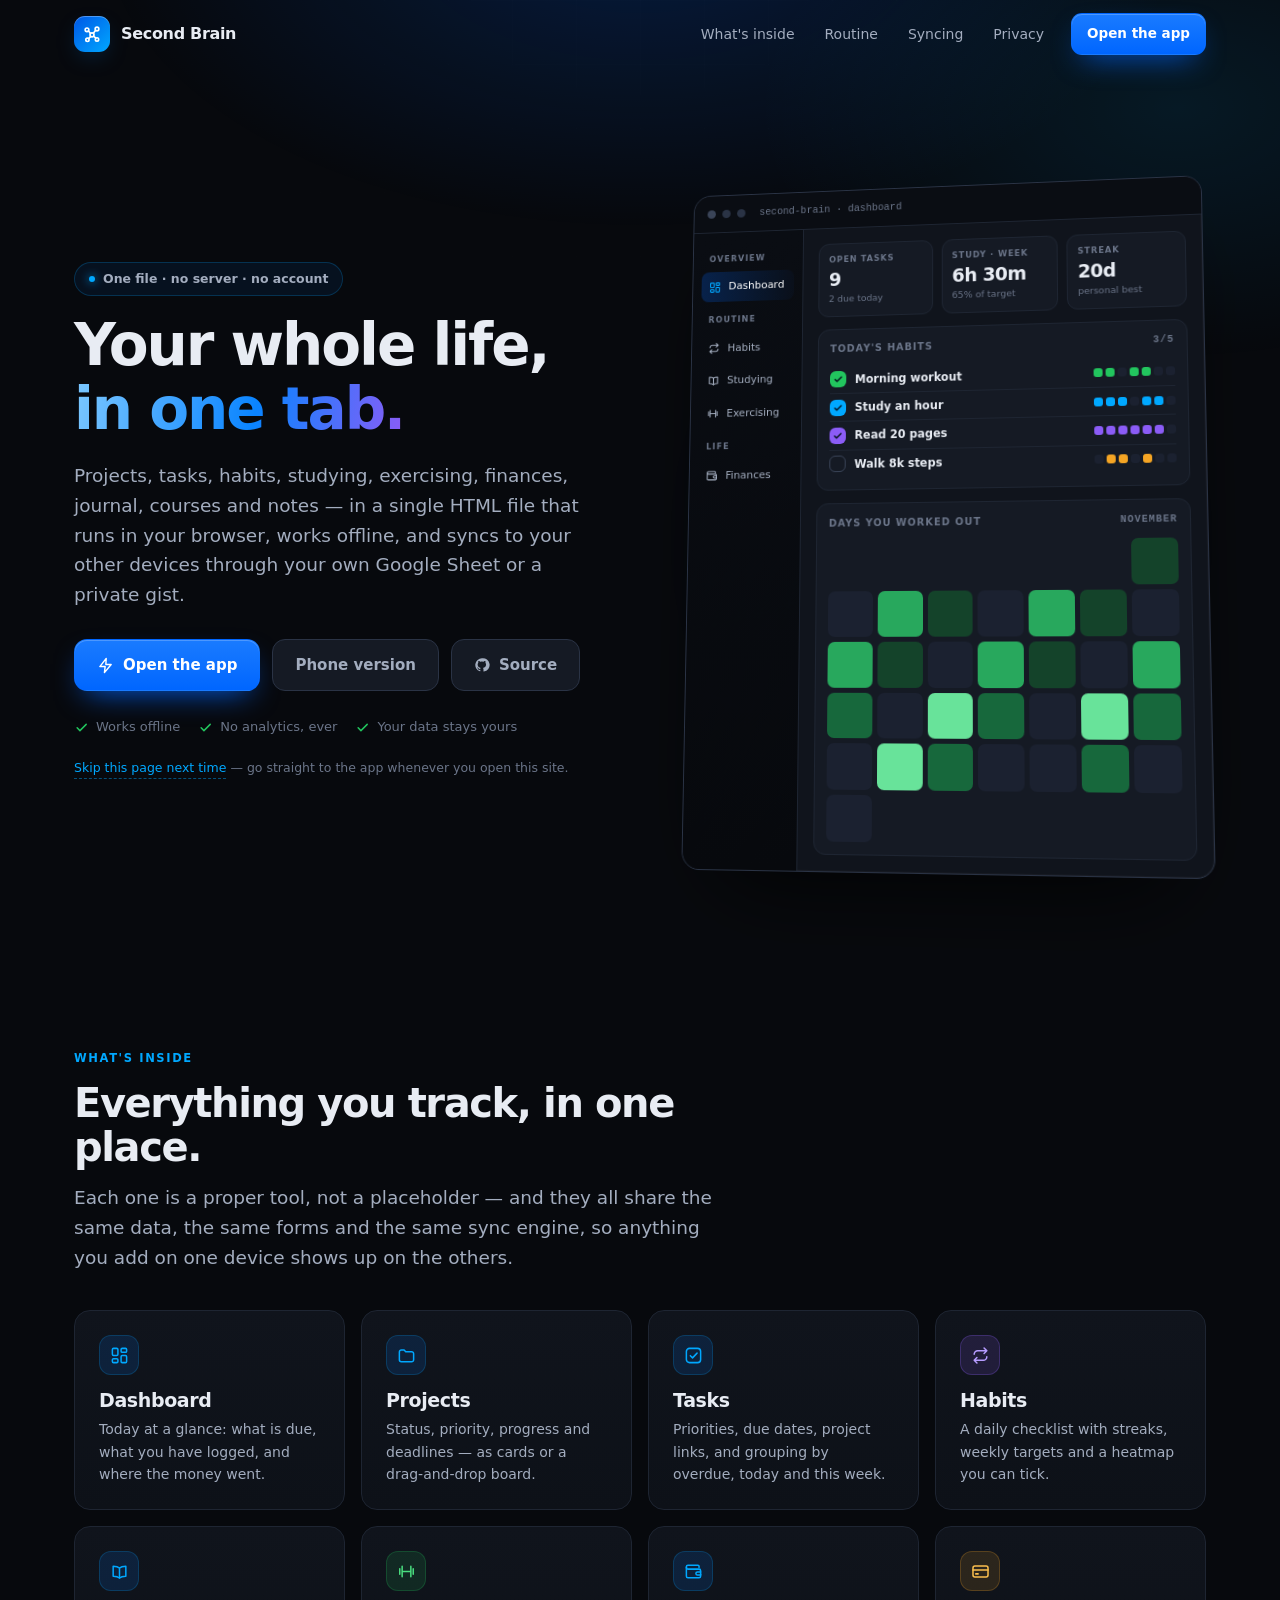
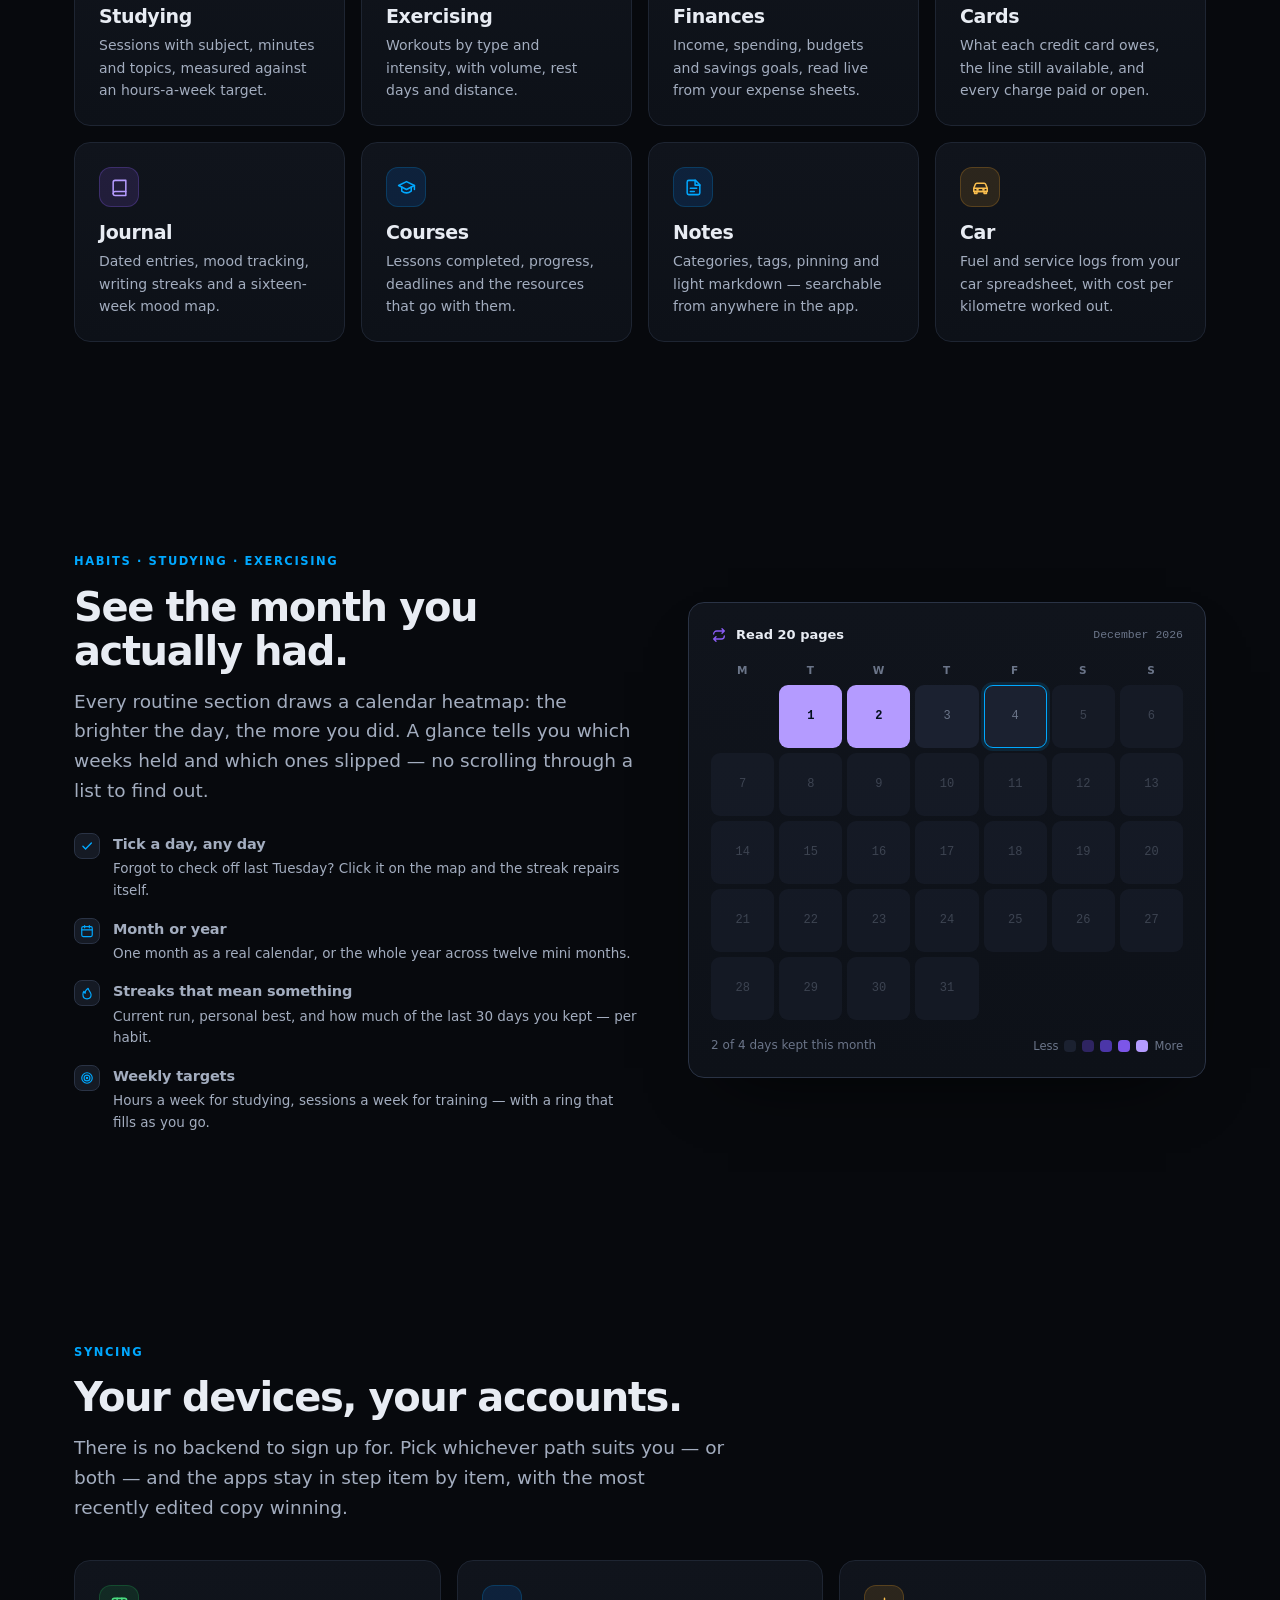
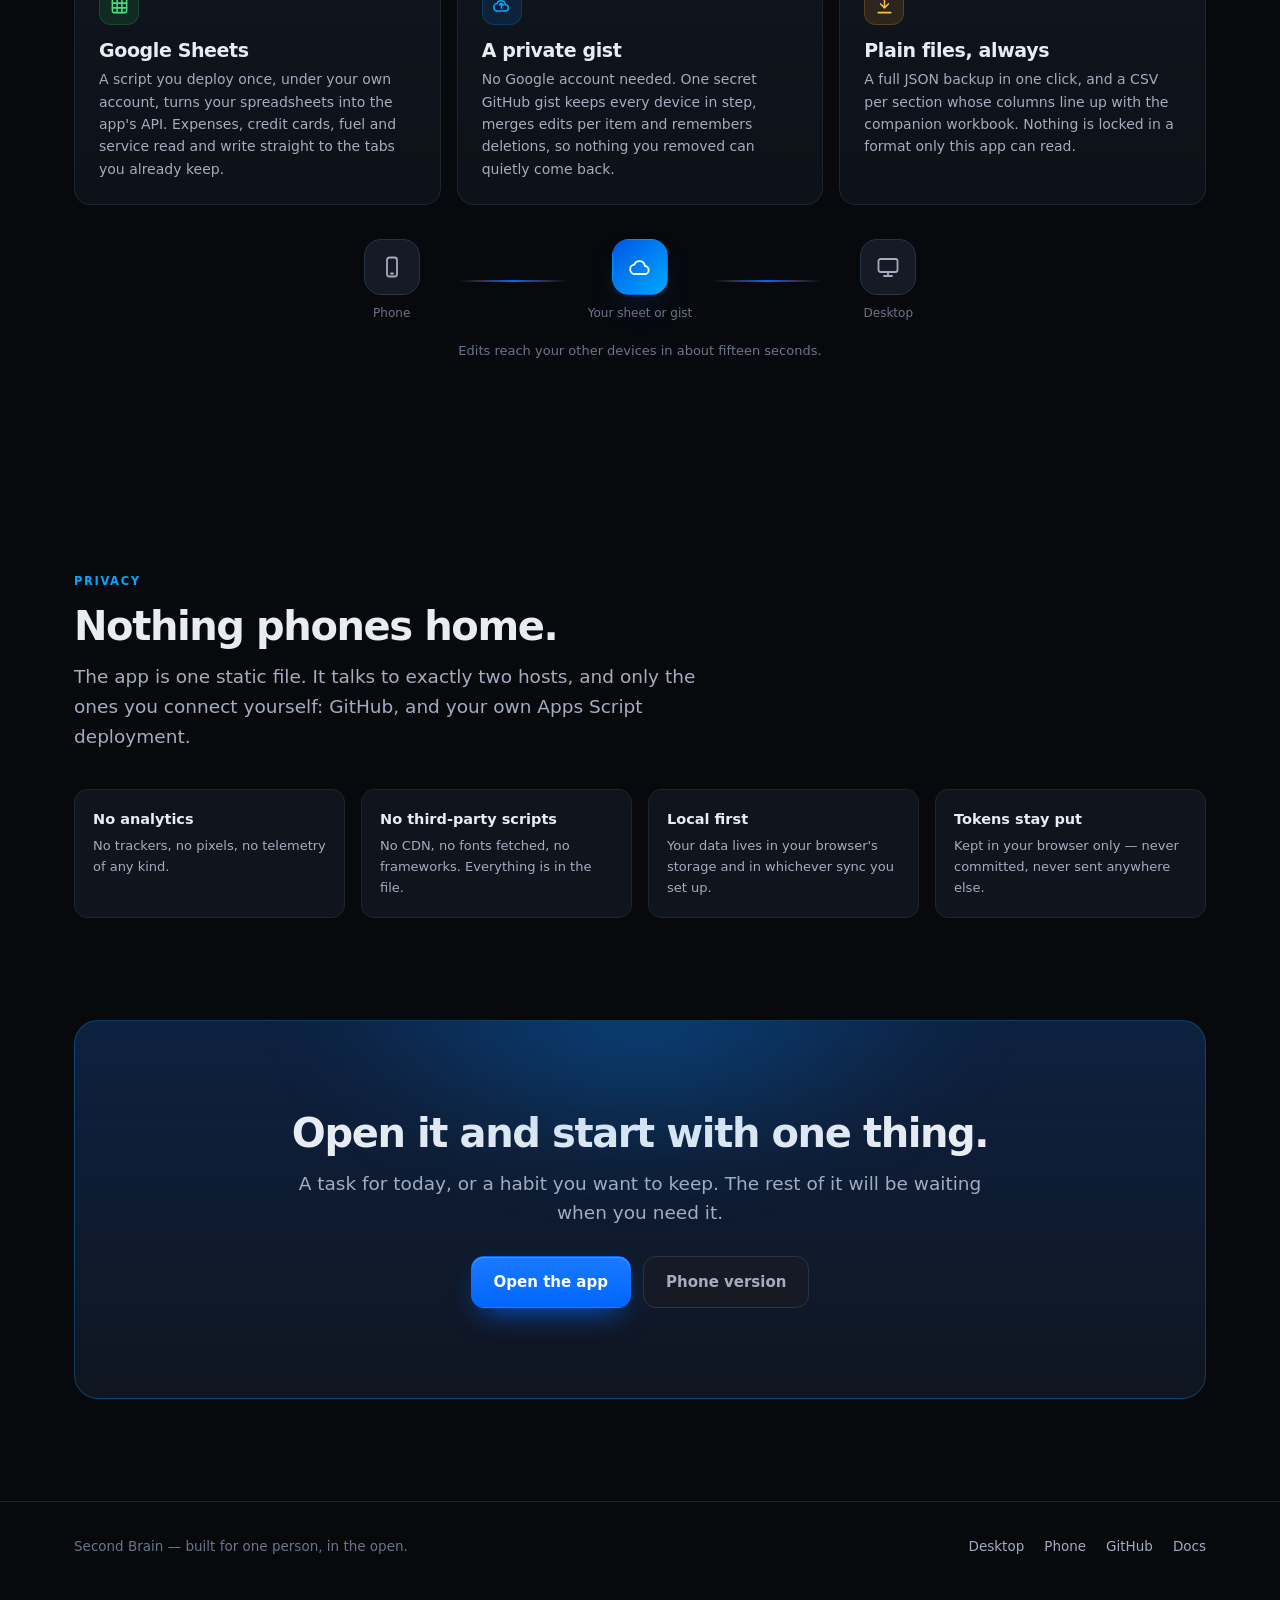
<file: index.html>
<!DOCTYPE html>
<html lang="en">
<head>
<meta charset="UTF-8">
<meta name="viewport" content="width=device-width, initial-scale=1.0, viewport-fit=cover">
<meta name="color-scheme" content="dark">
<meta name="theme-color" content="#07090D">
<link rel="apple-touch-icon" sizes="180x180" href="icon-180.png">
<link rel="icon" type="image/png" sizes="32x32" href="favicon-32.png">
<link rel="manifest" href="manifest.webmanifest">
<meta name="apple-mobile-web-app-capable" content="yes">
<meta name="apple-mobile-web-app-title" content="Second Brain">
<meta name="apple-mobile-web-app-status-bar-style" content="black-translucent">
<title>Second Brain — your personal operating system</title>
<meta name="description" content="Projects, tasks, habits, studying, exercising, finances, journal, courses and notes — one HTML file that runs in your browser, syncs across your devices and keeps your data yours.">
<meta property="og:title" content="Second Brain">
<meta property="og:description" content="A personal operating system that runs entirely in your browser. No server, no accounts, no analytics.">
<meta property="og:type" content="website">
<style>
/* =========================================================
   1. TOKENS — the same palette the app is built from
   ========================================================= */
:root{
  --bg:#07090D;
  --surface:#10141C; --surface-2:#151A24; --surface-3:#1B2130;
  --border:#1E2532; --border-2:#2A3345;
  --text:#E8ECF3; --text-2:#A3ADBF; --text-3:#6B7589;
  --blue:#0066FF; --blue-2:#00A8FF; --blue-soft:rgba(0,120,255,.14); --blue-glow:rgba(0,140,255,.35);
  --green:#22C55E; --amber:#F5A524; --violet:#8B5CF6; --rose:#F43F5E;
  --radius:16px;
  --font:"Inter","Segoe UI Variable Text","Segoe UI",system-ui,-apple-system,Roboto,Helvetica,Arial,sans-serif;
  --mono:"JetBrains Mono","Cascadia Code","SF Mono",ui-monospace,Consolas,monospace;
  --ease:cubic-bezier(.2,.8,.2,1);
  --maxw:1180px;
}

/* =========================================================
   2. BASE
   ========================================================= */
*{box-sizing:border-box;margin:0;padding:0}
html{scroll-behavior:smooth;-webkit-text-size-adjust:100%}
body{
  font-family:var(--font);background:var(--bg);color:var(--text);font-size:16px;line-height:1.6;
  -webkit-font-smoothing:antialiased;overflow-x:hidden;
}
/* Ambient light: two soft pools of blue, plus a faint grid that fades out */
body::before{
  content:'';position:fixed;inset:0;pointer-events:none;z-index:0;
  background:
    radial-gradient(900px 500px at 50% -8%,rgba(0,102,255,.20),transparent 60%),
    radial-gradient(700px 420px at 92% 12%,rgba(0,168,255,.10),transparent 60%);
}
body::after{
  content:'';position:fixed;inset:0;pointer-events:none;z-index:0;opacity:.35;
  background-image:linear-gradient(rgba(255,255,255,.028) 1px,transparent 1px),linear-gradient(90deg,rgba(255,255,255,.028) 1px,transparent 1px);
  background-size:64px 64px;
  -webkit-mask-image:radial-gradient(1100px 620px at 50% 0%,#000,transparent 72%);
  mask-image:radial-gradient(1100px 620px at 50% 0%,#000,transparent 72%);
}
main,header,footer{position:relative;z-index:1}
a{color:inherit;text-decoration:none}
svg{flex-shrink:0}
::selection{background:rgba(0,168,255,.35)}
:focus-visible{outline:2px solid var(--blue-2);outline-offset:3px;border-radius:6px}
.wrap{width:100%;max-width:var(--maxw);margin:0 auto;padding:0 24px}
.mono{font-family:var(--mono)}

/* =========================================================
   3. TYPE
   ========================================================= */
h1,h2,h3,h4{letter-spacing:-.035em;line-height:1.1;font-weight:700}
h1{font-size:clamp(36px,5.2vw,58px)}
h2{font-size:clamp(27px,3.6vw,40px)}
h3{font-size:19px;letter-spacing:-.02em}
.grad{background:linear-gradient(100deg,#7CC8FF 0%,#0A84FF 55%,#8B5CF6 100%);-webkit-background-clip:text;background-clip:text;color:transparent}
.eyebrow{font-size:11.5px;text-transform:uppercase;letter-spacing:.14em;color:var(--blue-2);font-weight:650}
.lede{color:var(--text-2);font-size:clamp(15.5px,1.6vw,18.5px);max-width:58ch}
.muted{color:var(--text-3)}
.sec-head{max-width:64ch;margin-bottom:38px}
.sec-head h2{margin:12px 0 14px}

/* =========================================================
   4. BUTTONS + CHIPS
   ========================================================= */
.btn{
  display:inline-flex;align-items:center;justify-content:center;gap:9px;
  padding:13px 22px;border-radius:13px;font-weight:600;font-size:15px;border:1px solid transparent;
  transition:transform .14s var(--ease),box-shadow .22s,background .2s,border-color .2s;white-space:nowrap;
}
.btn:active{transform:scale(.975)}
.btn-primary{background:linear-gradient(180deg,#1A7BFF,#0066FF);color:#fff;box-shadow:0 12px 30px -12px rgba(0,102,255,.95),inset 0 1px 0 rgba(255,255,255,.22)}
.btn-primary:hover{box-shadow:0 16px 40px -12px rgba(0,120,255,1),inset 0 1px 0 rgba(255,255,255,.3)}
.btn-ghost{background:var(--surface-2);border-color:var(--border-2);color:var(--text-2)}
.btn-ghost:hover{color:var(--text);border-color:#3A4458;background:var(--surface-3)}
.btn.sm{padding:9px 15px;font-size:13.5px;border-radius:11px}
.chip{
  display:inline-flex;align-items:center;gap:8px;padding:6px 14px;border-radius:99px;
  font-size:12.5px;font-weight:550;color:var(--text-2);
  background:rgba(0,120,255,.08);border:1px solid rgba(0,168,255,.22);
}
.chip .dot{width:6px;height:6px;border-radius:50%;background:var(--blue-2);box-shadow:0 0 10px var(--blue-2)}

/* =========================================================
   5. HEADER
   ========================================================= */
header{position:sticky;top:0;z-index:40;transition:background .3s,border-color .3s,backdrop-filter .3s;border-bottom:1px solid transparent}
header.stuck{background:rgba(7,9,13,.78);backdrop-filter:blur(14px);-webkit-backdrop-filter:blur(14px);border-bottom-color:var(--border)}
.bar{display:flex;align-items:center;gap:14px;height:68px}
.brand{display:flex;align-items:center;gap:11px;margin-right:auto}
.mark{width:36px;height:36px;border-radius:11px;display:grid;place-items:center;flex-shrink:0;
  background:linear-gradient(135deg,#0057E6,#00A8FF);box-shadow:0 8px 24px -8px var(--blue-glow),inset 0 1px 0 rgba(255,255,255,.3)}
.brand b{font-size:16px;letter-spacing:-.02em}
.navlinks{display:flex;gap:4px}
.navlinks a{padding:8px 13px;border-radius:10px;font-size:14px;color:var(--text-2);transition:color .18s,background .18s}
.navlinks a:hover{color:var(--text);background:var(--surface-2)}

/* =========================================================
   6. HERO
   ========================================================= */
.hero{padding:clamp(48px,8vw,104px) 0 clamp(40px,6vw,72px)}
.hero-grid{display:grid;grid-template-columns:minmax(0,1.02fr) minmax(0,1fr);gap:clamp(30px,5vw,64px);align-items:center}
.hero h1{margin:18px 0 20px}
.hero .lede{margin-bottom:30px}
.cta{display:flex;gap:12px;flex-wrap:wrap;align-items:center}
.reassure{display:flex;gap:18px;flex-wrap:wrap;margin-top:26px;font-size:13px;color:var(--text-3)}
.reassure span{display:inline-flex;align-items:center;gap:7px}
.reassure svg{color:var(--green)}
.skip{margin-top:20px;font-size:12.5px;color:var(--text-3)}
.skip button{font:inherit;color:var(--blue-2);background:none;border:0;cursor:pointer;padding:0;border-bottom:1px dashed rgba(0,168,255,.45)}
.skip button:hover{color:#7CC8FF}

/* --- the app mock --- */
.mock-wrap{position:relative;perspective:1400px}
.mock-glow{position:absolute;inset:4% 0 -12% 0;background:radial-gradient(60% 55% at 50% 45%,rgba(0,110,255,.34),transparent 72%);filter:blur(34px);z-index:0}
.mock{
  position:relative;z-index:1;border-radius:18px;overflow:hidden;background:var(--surface);
  border:1px solid var(--border-2);box-shadow:0 44px 90px -40px rgba(0,0,0,.95),0 0 0 1px rgba(255,255,255,.03) inset;
  transform:rotateX(6deg) rotateY(-7deg) translateZ(0);transform-origin:70% 50%;
  transition:transform .7s var(--ease);
}
.mock-wrap:hover .mock{transform:rotateX(2deg) rotateY(-2deg)}
.mock-bar{display:flex;align-items:center;gap:7px;padding:11px 14px;background:#0A0D13;border-bottom:1px solid var(--border)}
.mock-bar i{width:9px;height:9px;border-radius:50%;background:#2A3345;display:block}
.mock-bar i:first-child{background:#3A4458}
.mock-bar span{margin-left:8px;font-size:10.5px;color:var(--text-3);font-family:var(--mono)}
.mock-body{display:grid;grid-template-columns:118px minmax(0,1fr);min-height:330px}
.mock-side{background:linear-gradient(180deg,#0A0D13,#07090D);border-right:1px solid var(--border);padding:12px 9px;display:flex;flex-direction:column;gap:3px}
.mock-side .lbl{font-size:8.5px;text-transform:uppercase;letter-spacing:.14em;color:var(--text-3);padding:10px 8px 4px;font-weight:650}
.mside{display:flex;align-items:center;gap:8px;padding:7px 8px;border-radius:8px;font-size:11px;color:var(--text-2)}
.mside svg{width:13px;height:13px}
.mside.on{background:linear-gradient(90deg,rgba(0,102,255,.24),rgba(0,102,255,.03));color:#fff}
.mside.on svg{color:var(--blue-2)}
.mock-main{padding:16px;display:flex;flex-direction:column;gap:13px;min-width:0}
.mock-tiles{display:grid;grid-template-columns:repeat(3,minmax(0,1fr));gap:9px}
.mtile{background:var(--surface-2);border:1px solid var(--border);border-radius:11px;padding:10px}
.mtile .k{font-size:8.5px;text-transform:uppercase;letter-spacing:.1em;color:var(--text-3);font-weight:600}
.mtile .v{font-size:19px;font-weight:700;letter-spacing:-.03em;margin-top:5px;line-height:1}
.mtile .s{font-size:9.5px;color:var(--text-3);margin-top:3px}
.mcard{background:var(--surface-2);border:1px solid var(--border);border-radius:12px;padding:12px}
.mcard-h{display:flex;align-items:center;justify-content:space-between;font-size:10px;text-transform:uppercase;letter-spacing:.1em;color:var(--text-3);font-weight:650;margin-bottom:10px}
.mrow{display:flex;align-items:center;gap:9px;padding:5px 0}
.mrow + .mrow{border-top:1px solid var(--border)}
.mchk{width:17px;height:17px;border-radius:6px;border:1.5px solid #3A4458;display:grid;place-items:center;flex-shrink:0;color:transparent}
.mchk.on{background:var(--c);border-color:transparent;color:#04121F}
.mchk svg{width:11px;height:11px}
.mrow .t{font-size:11.5px;font-weight:550;flex:1;min-width:0;overflow:hidden;text-overflow:ellipsis;white-space:nowrap}
.mdots{display:flex;gap:3px}
.mdots i{width:9px;height:9px;border-radius:3px;background:var(--surface-3);display:block}
.mdots i.on{background:var(--c)}

/* =========================================================
   7. HEATMAP (shared by the mock and the live demo)
   ========================================================= */
.cal{display:flex;flex-direction:column;gap:6px}
.cal-head,.cal-grid{display:grid;grid-template-columns:repeat(7,minmax(0,1fr));gap:5px}
.cal-head span{font-size:9.5px;text-transform:uppercase;letter-spacing:.09em;color:var(--text-3);text-align:center;font-weight:650}
.cal-day{aspect-ratio:1;border-radius:7px;background:var(--surface-3);display:grid;place-items:center;
  font-family:var(--mono);font-size:10px;color:var(--text-3);border:1px solid transparent;
  transition:transform .16s var(--ease),box-shadow .16s,background .25s}
.cal-day.pad{background:transparent}
.cal-day.lit{color:#03101C;font-weight:700}
.cal-day.today{border-color:var(--blue-2);box-shadow:0 0 0 3px rgba(0,168,255,.13)}
.cal-day.future{opacity:.32}
.demo .cal-day{border-radius:9px;font-size:12px;cursor:pointer}
.demo .cal-day.future{opacity:.5;cursor:default}
.demo .cal-head span{font-size:10.5px}
.demo .cal-day:not(.pad):not(.future):hover{transform:translateY(-2px);box-shadow:0 10px 20px -10px rgba(0,0,0,.95)}
.heat-legend{display:flex;align-items:center;gap:6px;font-size:11.5px;color:var(--text-3)}
.heat-legend i{width:12px;height:12px;border-radius:4px;display:block}

/* =========================================================
   8. SECTIONS
   ========================================================= */
section{padding:clamp(56px,8vw,104px) 0}
.card{
  background:linear-gradient(180deg,var(--surface),#0D1118);border:1px solid var(--border);
  border-radius:var(--radius);padding:24px;transition:transform .24s var(--ease),border-color .24s,box-shadow .24s;
}
.card:hover{transform:translateY(-3px);border-color:rgba(0,168,255,.32);box-shadow:0 22px 46px -26px rgba(0,120,255,.7)}
.ico{width:40px;height:40px;border-radius:12px;display:grid;place-items:center;margin-bottom:15px;
  background:var(--blue-soft);color:var(--blue-2);box-shadow:inset 0 0 0 1px rgba(0,168,255,.2)}
.ico.green{background:rgba(34,197,94,.12);color:#4ADE80;box-shadow:inset 0 0 0 1px rgba(34,197,94,.22)}
.ico.violet{background:rgba(139,92,246,.14);color:#B69CFF;box-shadow:inset 0 0 0 1px rgba(139,92,246,.26)}
.ico.amber{background:rgba(245,165,36,.12);color:#FBBF4E;box-shadow:inset 0 0 0 1px rgba(245,165,36,.22)}
.card h3{margin-bottom:7px}
.card p{font-size:14px;color:var(--text-2)}
.grid{display:grid;gap:16px}
.g3{grid-template-columns:repeat(auto-fit,minmax(255px,1fr))}
.g4{grid-template-columns:repeat(auto-fit,minmax(215px,1fr))}

/* routine spotlight */
.split{display:grid;grid-template-columns:minmax(0,1fr) minmax(0,.92fr);gap:clamp(26px,4vw,52px);align-items:center}
.demo-card{background:linear-gradient(180deg,var(--surface),#0D1118);border:1px solid var(--border-2);border-radius:var(--radius);padding:22px;box-shadow:0 30px 70px -40px rgba(0,0,0,.9)}
.demo-head{display:flex;align-items:center;justify-content:space-between;gap:12px;margin-bottom:16px;flex-wrap:wrap}
.demo-head .t{font-size:13px;font-weight:650;display:flex;align-items:center;gap:9px}
.demo-head .t svg{color:var(--violet)}
.demo-foot{display:flex;align-items:center;justify-content:space-between;gap:12px;margin-top:16px;flex-wrap:wrap;font-size:12px;color:var(--text-3)}
.feature-list{list-style:none;display:flex;flex-direction:column;gap:16px;margin-top:28px}
.feature-list li{display:flex;gap:13px;align-items:flex-start}
.feature-list .b{width:26px;height:26px;border-radius:8px;flex-shrink:0;display:grid;place-items:center;background:var(--surface-2);border:1px solid var(--border-2);color:var(--blue-2)}
.feature-list b{display:block;font-size:14.5px;letter-spacing:-.01em;margin-bottom:2px}
.feature-list span{font-size:13.5px;color:var(--text-2)}

/* sync */
.flow{display:flex;align-items:center;justify-content:center;gap:clamp(8px,2vw,20px);flex-wrap:wrap;margin-top:34px}
.node{display:flex;flex-direction:column;align-items:center;gap:9px;min-width:92px}
.node .b{width:56px;height:56px;border-radius:17px;display:grid;place-items:center;background:var(--surface-2);border:1px solid var(--border-2);color:var(--text-2)}
.node.mid .b{background:linear-gradient(135deg,#0057E6,#00A8FF);border-color:transparent;color:#fff;box-shadow:0 14px 34px -14px var(--blue-glow)}
.node span{font-size:12px;color:var(--text-3)}
.link-line{flex:1;min-width:34px;max-width:110px;height:2px;border-radius:2px;background:linear-gradient(90deg,transparent,var(--border-2) 20%,var(--blue) 50%,var(--border-2) 80%,transparent);position:relative;overflow:hidden}
.link-line::after{content:'';position:absolute;top:0;left:-40%;width:40%;height:100%;background:linear-gradient(90deg,transparent,var(--blue-2),transparent);animation:slide 2.6s linear infinite}
@keyframes slide{to{left:110%}}

/* privacy */
.priv{display:grid;grid-template-columns:repeat(auto-fit,minmax(210px,1fr));gap:16px;margin-top:30px}
.priv div{padding:18px;border-radius:13px;background:var(--surface);border:1px solid var(--border)}
.priv b{display:block;font-size:14.5px;margin-bottom:5px}
.priv p{font-size:13px;color:var(--text-2)}

/* closing cta */
.final{text-align:center;padding:clamp(52px,7vw,92px) 24px;border-radius:24px;position:relative;overflow:hidden;
  background:linear-gradient(180deg,rgba(0,102,255,.16),rgba(0,102,255,.02)),var(--surface);border:1px solid rgba(0,168,255,.28)}
.final::after{content:'';position:absolute;inset:-40% 20% 60%;background:radial-gradient(closest-side,rgba(0,140,255,.3),transparent);filter:blur(40px);pointer-events:none}
.final > *{position:relative}
.final h2{margin-bottom:14px}
.final .lede{margin:0 auto 28px}
.final .cta{justify-content:center}

/* footer */
footer{border-top:1px solid var(--border);padding:34px 0 46px;font-size:13.5px;color:var(--text-3)}
.foot{display:flex;gap:20px;flex-wrap:wrap;align-items:center}
.foot a{color:var(--text-2)}
.foot a:hover{color:var(--blue-2)}
.foot .sp{margin-left:auto}

/* =========================================================
   9. MOTION
   ========================================================= */
.rise.armed{opacity:0;transform:translateY(22px)}
.rise.armed.in{opacity:1;transform:none;transition:opacity .7s var(--ease),transform .7s var(--ease)}
.rise.armed.d1.in{transition-delay:.07s}.rise.armed.d2.in{transition-delay:.14s}.rise.armed.d3.in{transition-delay:.21s}
@media print{
  .rise.armed{opacity:1!important;transform:none!important}
  body::before,body::after,.mock-glow{display:none}
}
@media (prefers-reduced-motion:reduce){
  html{scroll-behavior:auto}
  *,*::before,*::after{animation-duration:.001ms!important;animation-iteration-count:1!important;transition-duration:.001ms!important}
  .rise.armed{opacity:1;transform:none}
  .mock{transform:none}
}

/* =========================================================
   10. RESPONSIVE
   ========================================================= */
@media (max-width:980px){
  .hero-grid,.split{grid-template-columns:minmax(0,1fr)}
  .mock{transform:none}
  .mock-wrap{max-width:560px}
  .split .demo-card{order:-1}
  .navlinks{display:none}
}
@media (max-width:640px){
  .wrap{padding:0 18px}
  /* twelve cards in one column makes for a very long scroll on a phone */
  .g4{grid-template-columns:repeat(2,minmax(0,1fr));gap:11px}
  .g4 .card{padding:15px}
  .g4 .card h3{font-size:16px}
  .g4 .card p{font-size:12.5px;line-height:1.5}
  .g4 .ico{width:34px;height:34px;border-radius:10px;margin-bottom:11px}
  .bar{height:62px}
  .brand b{font-size:15px}
  .mock-body{grid-template-columns:86px minmax(0,1fr)}
  .mock-tiles{grid-template-columns:repeat(2,minmax(0,1fr))}
  .mock-tiles .mtile:last-child{display:none}
  .cta .btn{flex:1;min-width:150px}
  .final{border-radius:18px}
}
@media (max-width:420px){
  .mock-side{display:none}
  .mock-body{grid-template-columns:minmax(0,1fr)}
}
</style>
</head>
<body>

<header id="top">
  <div class="wrap bar">
    <a class="brand" href="#top" aria-label="Second Brain, back to top">
      <span class="mark">
        <svg width="20" height="20" viewBox="0 0 24 24" fill="none" stroke="#fff" stroke-width="2" stroke-linecap="round" aria-hidden="true">
          <circle cx="6" cy="7" r="2.2"/><circle cx="18" cy="6" r="2.2"/><circle cx="12" cy="13" r="2.4"/>
          <circle cx="6.5" cy="19" r="2"/><circle cx="18" cy="18.5" r="2"/>
          <path d="M7.8 8.4 10.3 11.4M16.4 7.6l-2.8 3.6M10.5 14.9l-2.5 2.6M13.9 14.6l2.7 2.3"/>
        </svg>
      </span>
      <b>Second Brain</b>
    </a>
    <nav class="navlinks" aria-label="Sections">
      <a href="#sections">What's inside</a>
      <a href="#routine">Routine</a>
      <a href="#sync">Syncing</a>
      <a href="#privacy">Privacy</a>
    </nav>
    <a class="btn btn-primary sm" data-app href="app.html">Open the app</a>
  </div>
</header>

<main>

  <!-- ============ HERO ============ -->
  <section class="hero">
    <div class="wrap hero-grid">
      <div>
        <span class="chip rise"><span class="dot"></span>One file · no server · no account</span>
        <h1 class="rise d1">Your whole life,<br><span class="grad">in one tab.</span></h1>
        <p class="lede rise d2">Projects, tasks, habits, studying, exercising, finances, journal, courses and notes —
          in a single HTML file that runs in your browser, works offline, and syncs to your other devices
          through your own Google Sheet or a private gist.</p>
        <div class="cta rise d3">
          <a class="btn btn-primary" data-app href="app.html">
            <svg width="17" height="17" viewBox="0 0 24 24" fill="none" stroke="currentColor" stroke-width="2" stroke-linecap="round" stroke-linejoin="round" aria-hidden="true"><path d="M13 2 4 13.5h7.5L10.5 22 20 10.5h-7.5z"/></svg>
            Open the app
          </a>
          <a class="btn btn-ghost" href="m.html">Phone version</a>
          <a class="btn btn-ghost" href="https://github.com/yahianassef/second-brain" rel="noopener">
            <svg width="16" height="16" viewBox="0 0 24 24" fill="currentColor" aria-hidden="true"><path d="M12 2A10 10 0 0 0 8.8 21.5c.5.1.7-.2.7-.5v-1.7C6.7 19.9 6.1 18 6.1 18c-.4-1.2-1.1-1.5-1.1-1.5-.9-.6.1-.6.1-.6 1 .1 1.5 1 1.5 1 .9 1.5 2.3 1.1 2.9.8.1-.7.3-1.1.6-1.3-2.2-.3-4.6-1.1-4.6-5 0-1.1.4-2 1-2.7-.1-.3-.4-1.3.1-2.7 0 0 .8-.3 2.7 1a9.4 9.4 0 0 1 5 0c1.9-1.3 2.7-1 2.7-1 .5 1.4.2 2.4.1 2.7.6.7 1 1.6 1 2.7 0 3.9-2.4 4.7-4.6 5 .3.3.7 1 .7 2v2.9c0 .3.2.6.7.5A10 10 0 0 0 12 2z"/></svg>
            Source
          </a>
        </div>
        <div class="reassure rise d3">
          <span><svg width="15" height="15" viewBox="0 0 24 24" fill="none" stroke="currentColor" stroke-width="2.4" stroke-linecap="round" stroke-linejoin="round" aria-hidden="true"><path d="m5 12.5 4.5 4.5L19.5 7"/></svg>Works offline</span>
          <span><svg width="15" height="15" viewBox="0 0 24 24" fill="none" stroke="currentColor" stroke-width="2.4" stroke-linecap="round" stroke-linejoin="round" aria-hidden="true"><path d="m5 12.5 4.5 4.5L19.5 7"/></svg>No analytics, ever</span>
          <span><svg width="15" height="15" viewBox="0 0 24 24" fill="none" stroke="currentColor" stroke-width="2.4" stroke-linecap="round" stroke-linejoin="round" aria-hidden="true"><path d="m5 12.5 4.5 4.5L19.5 7"/></svg>Your data stays yours</span>
        </div>
        <p class="skip" hidden id="skipWrap"><button type="button" id="skipBtn">Skip this page next time</button> — go straight to the app whenever you open this site.</p>
      </div>

      <!-- app mock -->
      <div class="mock-wrap rise d2">
        <div class="mock-glow" aria-hidden="true"></div>
        <div class="mock" role="img" aria-label="The Second Brain dashboard: stat tiles, today's habits with a week of progress dots, and a month heatmap.">
          <div class="mock-bar"><i></i><i></i><i></i><span>second-brain · dashboard</span></div>
          <div class="mock-body">
            <aside class="mock-side" aria-hidden="true">
              <div class="lbl">Overview</div>
              <div class="mside on"><svg viewBox="0 0 24 24" fill="none" stroke="currentColor" stroke-width="2" stroke-linecap="round" stroke-linejoin="round"><rect x="3" y="3" width="7" height="9" rx="1.5"/><rect x="14" y="3" width="7" height="5" rx="1.5"/><rect x="14" y="12" width="7" height="9" rx="1.5"/><rect x="3" y="16" width="7" height="5" rx="1.5"/></svg>Dashboard</div>
              <div class="lbl">Routine</div>
              <div class="mside"><svg viewBox="0 0 24 24" fill="none" stroke="currentColor" stroke-width="2" stroke-linecap="round" stroke-linejoin="round"><path d="M4 10.5A4.5 4.5 0 0 1 8.5 6H20m0 0-3.5-3.5M20 6l-3.5 3.5"/><path d="M20 13.5A4.5 4.5 0 0 1 15.5 18H4m0 0 3.5 3.5M4 18l3.5-3.5"/></svg>Habits</div>
              <div class="mside"><svg viewBox="0 0 24 24" fill="none" stroke="currentColor" stroke-width="2" stroke-linecap="round" stroke-linejoin="round"><path d="M12 7.6C10.4 6.1 8.2 5.4 4 5.4V18c4.2 0 6.4.7 8 2.2 1.6-1.5 3.8-2.2 8-2.2V5.4c-4.2 0-6.4.7-8 2.2z"/><path d="M12 7.6v12.6"/></svg>Studying</div>
              <div class="mside"><svg viewBox="0 0 24 24" fill="none" stroke="currentColor" stroke-width="2" stroke-linecap="round" stroke-linejoin="round"><path d="M6.5 5.5v13M3.5 8.5v7M17.5 5.5v13M20.5 8.5v7M6.5 12h11"/></svg>Exercising</div>
              <div class="lbl">Life</div>
              <div class="mside"><svg viewBox="0 0 24 24" fill="none" stroke="currentColor" stroke-width="2" stroke-linecap="round" stroke-linejoin="round"><path d="M19 7V5.5A1.5 1.5 0 0 0 17.5 4H5a2 2 0 0 0-2 2v12a2 2 0 0 0 2 2h14a2 2 0 0 0 2-2v-2.5"/><path d="M3 6.5A2.5 2.5 0 0 0 5.5 9H19a2 2 0 0 1 2 2v1.5"/><path d="M21 12.5h-4a2 2 0 0 0 0 4h4z"/></svg>Finances</div>
            </aside>
            <div class="mock-main">
              <div class="mock-tiles">
                <div class="mtile"><div class="k">Open tasks</div><div class="v">9</div><div class="s">2 due today</div></div>
                <div class="mtile"><div class="k">Study · week</div><div class="v">6h 30m</div><div class="s">65% of target</div></div>
                <div class="mtile"><div class="k">Streak</div><div class="v">20d</div><div class="s">personal best</div></div>
              </div>
              <div class="mcard">
                <div class="mcard-h"><span>Today's habits</span><span class="mono">3/5</span></div>
                <div id="mockHabits"></div>
              </div>
              <div class="mcard">
                <div class="mcard-h"><span>Days you worked out</span><span class="mono" id="mockMonth"></span></div>
                <div id="mockHeat"></div>
              </div>
            </div>
          </div>
        </div>
      </div>
    </div>
  </section>

  <!-- ============ SECTIONS ============ -->
  <section id="sections">
    <div class="wrap">
      <div class="sec-head rise">
        <span class="eyebrow">What's inside</span>
        <h2>Everything you track, in one place.</h2>
        <p class="lede">Each one is a proper tool, not a placeholder — and they all share the same data,
          the same forms and the same sync engine, so anything you add on one device shows up on the others.</p>
      </div>
      <div class="grid g4" id="sectionGrid"></div>
    </div>
  </section>

  <!-- ============ ROUTINE SPOTLIGHT ============ -->
  <section id="routine">
    <div class="wrap split">
      <div class="rise">
        <span class="eyebrow">Habits · Studying · Exercising</span>
        <h2 style="margin:12px 0 14px">See the month you actually had.</h2>
        <p class="lede">Every routine section draws a calendar heatmap: the brighter the day, the more you did.
          A glance tells you which weeks held and which ones slipped — no scrolling through a list to find out.</p>
        <ul class="feature-list">
          <li>
            <span class="b"><svg width="14" height="14" viewBox="0 0 24 24" fill="none" stroke="currentColor" stroke-width="2.4" stroke-linecap="round" stroke-linejoin="round"><path d="m5 12.5 4.5 4.5L19.5 7"/></svg></span>
            <span><b>Tick a day, any day</b>Forgot to check off last Tuesday? Click it on the map and the streak repairs itself.</span>
          </li>
          <li>
            <span class="b"><svg width="14" height="14" viewBox="0 0 24 24" fill="none" stroke="currentColor" stroke-width="2" stroke-linecap="round" stroke-linejoin="round"><rect x="3" y="4.5" width="18" height="17" rx="2.5"/><path d="M16 2.5v4M8 2.5v4M3 10h18"/></svg></span>
            <span><b>Month or year</b>One month as a real calendar, or the whole year across twelve mini months.</span>
          </li>
          <li>
            <span class="b"><svg width="14" height="14" viewBox="0 0 24 24" fill="none" stroke="currentColor" stroke-width="2" stroke-linecap="round" stroke-linejoin="round"><path d="M12 22c4.4 0 7-3 7-6.8 0-4.7-4.2-6.7-5-11.2-2.9 1.9-5.4 5.3-5.2 8.6C7.6 11.7 7 10.6 6.9 9 5.6 10.4 5 12.4 5 14.7 5 19 7.9 22 12 22z"/></svg></span>
            <span><b>Streaks that mean something</b>Current run, personal best, and how much of the last 30 days you kept — per habit.</span>
          </li>
          <li>
            <span class="b"><svg width="14" height="14" viewBox="0 0 24 24" fill="none" stroke="currentColor" stroke-width="2" stroke-linecap="round" stroke-linejoin="round"><circle cx="12" cy="12" r="9"/><circle cx="12" cy="12" r="5"/><circle cx="12" cy="12" r="1.2"/></svg></span>
            <span><b>Weekly targets</b>Hours a week for studying, sessions a week for training — with a ring that fills as you go.</span>
          </li>
        </ul>
      </div>

      <div class="demo-card rise d1">
        <div class="demo-head">
          <span class="t">
            <svg width="16" height="16" viewBox="0 0 24 24" fill="none" stroke="currentColor" stroke-width="2" stroke-linecap="round" stroke-linejoin="round"><path d="M4 10.5A4.5 4.5 0 0 1 8.5 6H20m0 0-3.5-3.5M20 6l-3.5 3.5"/><path d="M20 13.5A4.5 4.5 0 0 1 15.5 18H4m0 0 3.5 3.5M4 18l3.5-3.5"/></svg>
            Read 20 pages
          </span>
          <span class="mono" style="font-size:11.5px;color:var(--text-3)" id="demoMonth"></span>
        </div>
        <div class="demo" id="demoHeat"></div>
        <div class="demo-foot">
          <span id="demoCount">Try it — click a day</span>
          <span class="heat-legend">Less
            <i style="background:var(--surface-3)"></i><i style="background:#2E2461"></i><i style="background:#4B36A8"></i><i style="background:#7C56E8"></i><i style="background:#B49BFF"></i>
            More</span>
        </div>
      </div>
    </div>
  </section>

  <!-- ============ SYNC ============ -->
  <section id="sync">
    <div class="wrap">
      <div class="sec-head rise">
        <span class="eyebrow">Syncing</span>
        <h2>Your devices, your accounts.</h2>
        <p class="lede">There is no backend to sign up for. Pick whichever path suits you — or both — and the
          apps stay in step item by item, with the most recently edited copy winning.</p>
      </div>
      <div class="grid g3">
        <div class="card rise">
          <div class="ico green"><svg width="19" height="19" viewBox="0 0 24 24" fill="none" stroke="currentColor" stroke-width="1.9" stroke-linecap="round" stroke-linejoin="round"><rect x="3" y="3" width="18" height="18" rx="2.5"/><path d="M3 9h18M3 15h18M9 3v18M15 3v18"/></svg></div>
          <h3>Google Sheets</h3>
          <p>A script you deploy once, under your own account, turns your spreadsheets into the app's API.
            Expenses, credit cards, fuel and service read and write straight to the tabs you already keep.</p>
        </div>
        <div class="card rise d1">
          <div class="ico"><svg width="19" height="19" viewBox="0 0 24 24" fill="none" stroke="currentColor" stroke-width="1.9" stroke-linecap="round" stroke-linejoin="round"><path d="M7.5 19h9a4 4 0 0 0 .4-8A5.5 5.5 0 0 0 6.3 9.6 3.8 3.8 0 0 0 7.5 19z"/><path d="M12 15.5V9m0 0-2.2 2.2M12 9l2.2 2.2"/></svg></div>
          <h3>A private gist</h3>
          <p>No Google account needed. One secret GitHub gist keeps every device in step, merges edits per item
            and remembers deletions, so nothing you removed can quietly come back.</p>
        </div>
        <div class="card rise d2">
          <div class="ico amber"><svg width="19" height="19" viewBox="0 0 24 24" fill="none" stroke="currentColor" stroke-width="1.9" stroke-linecap="round" stroke-linejoin="round"><path d="M12 3v12m0 0-5-5m5 5 5-5M4 21h16"/></svg></div>
          <h3>Plain files, always</h3>
          <p>A full JSON backup in one click, and a CSV per section whose columns line up with the companion
            workbook. Nothing is locked in a format only this app can read.</p>
        </div>
      </div>

      <div class="flow rise d1" aria-hidden="true">
        <div class="node"><span class="b"><svg width="24" height="24" viewBox="0 0 24 24" fill="none" stroke="currentColor" stroke-width="1.8" stroke-linecap="round" stroke-linejoin="round"><rect x="7" y="2.5" width="10" height="19" rx="2.5"/><path d="M11 18.5h2"/></svg></span><span>Phone</span></div>
        <div class="link-line"></div>
        <div class="node mid"><span class="b"><svg width="24" height="24" viewBox="0 0 24 24" fill="none" stroke="currentColor" stroke-width="1.8" stroke-linecap="round" stroke-linejoin="round"><path d="M7.5 19h9a4 4 0 0 0 .4-8A5.5 5.5 0 0 0 6.3 9.6 3.8 3.8 0 0 0 7.5 19z"/></svg></span><span>Your sheet or gist</span></div>
        <div class="link-line"></div>
        <div class="node"><span class="b"><svg width="24" height="24" viewBox="0 0 24 24" fill="none" stroke="currentColor" stroke-width="1.8" stroke-linecap="round" stroke-linejoin="round"><rect x="2.5" y="4" width="19" height="13" rx="2"/><path d="M8 21h8M12 17v4"/></svg></span><span>Desktop</span></div>
      </div>
      <p class="muted rise d2" style="text-align:center;margin-top:18px;font-size:13px">
        Edits reach your other devices in about fifteen seconds.</p>
    </div>
  </section>

  <!-- ============ PRIVACY ============ -->
  <section id="privacy">
    <div class="wrap">
      <div class="sec-head rise">
        <span class="eyebrow">Privacy</span>
        <h2>Nothing phones home.</h2>
        <p class="lede">The app is one static file. It talks to exactly two hosts, and only the ones you
          connect yourself: GitHub, and your own Apps Script deployment.</p>
      </div>
      <div class="priv rise d1">
        <div><b>No analytics</b><p>No trackers, no pixels, no telemetry of any kind.</p></div>
        <div><b>No third-party scripts</b><p>No CDN, no fonts fetched, no frameworks. Everything is in the file.</p></div>
        <div><b>Local first</b><p>Your data lives in your browser's storage and in whichever sync you set up.</p></div>
        <div><b>Tokens stay put</b><p>Kept in your browser only — never committed, never sent anywhere else.</p></div>
      </div>
    </div>
  </section>

  <!-- ============ FINAL CTA ============ -->
  <section style="padding-top:0">
    <div class="wrap">
      <div class="final rise">
        <h2>Open it and start with one thing.</h2>
        <p class="lede">A task for today, or a habit you want to keep. The rest of it will be waiting when you need it.</p>
        <div class="cta">
          <a class="btn btn-primary" data-app href="app.html">Open the app</a>
          <a class="btn btn-ghost" href="m.html">Phone version</a>
        </div>
      </div>
    </div>
  </section>

</main>

<footer>
  <div class="wrap foot">
    <span>Second Brain — built for one person, in the open.</span>
    <span class="sp"></span>
    <a href="app.html">Desktop</a>
    <a href="m.html">Phone</a>
    <a href="https://github.com/yahianassef/second-brain" rel="noopener">GitHub</a>
    <a href="https://github.com/yahianassef/second-brain#readme" rel="noopener">Docs</a>
  </div>
</footer>

<script>
'use strict';
/* ---------- tiny helpers ---------- */
var $ = function (s, el) { return (el || document).querySelector(s); };
var pad = function (n) { return String(n).padStart(2, '0'); };
var VIOLET = ['#2E2461', '#4B36A8', '#7C56E8', '#B49BFF'];
var GREEN = ['#14432A', '#17683C', '#28A85D', '#68E39A'];
var MONTHS = ['January', 'February', 'March', 'April', 'May', 'June', 'July', 'August', 'September', 'October', 'November', 'December'];
/* deterministic pseudo-random, so the page looks the same on every visit */
function spread(n) { return ((n * 9301 + 49297) % 233280) / 233280; }

/* ---------- 1. the app link follows the device ---------- */
var isPhone = window.matchMedia('(max-width: 760px)').matches || /Mobi|Android|iPhone|iPad/.test(navigator.userAgent);
if (isPhone) {
  Array.prototype.forEach.call(document.querySelectorAll('[data-app]'), function (a) { a.setAttribute('href', 'm.html'); });
}

/* ---------- 2. "skip this page next time" ---------- */
var SKIP_KEY = 'secondBrain.skipLanding';
var target = isPhone ? 'm.html' : 'app.html';
var stay = /[?&]stay=1/.test(location.search);
try {
  if (localStorage.getItem(SKIP_KEY) === '1' && !stay) {
    location.replace(target + location.hash);       // returning here on purpose? add ?stay=1
  } else {
    var wrap = $('#skipWrap');
    if (wrap) {
      wrap.hidden = false;
      $('#skipBtn').addEventListener('click', function () {
        try { localStorage.setItem(SKIP_KEY, '1'); } catch (e) { /* ignore */ }
        wrap.innerHTML = 'Saved — this site will open the app directly from now on. ' +
          'Add <span class="mono">?stay=1</span> to the address to see this page again.';
      });
    }
  }
} catch (e) { /* storage blocked: just show the page */ }

/* ---------- 3. calendar heatmap ---------- */
function buildHeat(host, opts) {
  var now = new Date();
  var ref = new Date(now.getFullYear(), now.getMonth() + (opts.monthOffset || 0), 1);
  var y = ref.getFullYear(), mo = ref.getMonth();
  var dim = new Date(y, mo + 1, 0).getDate();
  var lead = (new Date(y, mo, 1).getDay() + 6) % 7;      // weeks run Monday -> Sunday
  var todayN = opts.monthOffset ? dim : now.getDate();   // a past month has no future days
  var head = opts.heads ? '<div class="cal-head">' + ['M', 'T', 'W', 'T', 'F', 'S', 'S'].map(function (d) { return '<span>' + d + '</span>'; }).join('') + '</div>' : '';
  var cells = '';
  for (var i = 0; i < lead; i++) cells += '<div class="cal-day pad"></div>';
  for (var d = 1; d <= dim; d++) {
    var lvl = d <= todayN ? opts.level(d) : 0;
    var style = lvl ? ' style="background:' + opts.ramp[lvl - 1] + '"' : '';
    cells += '<div class="cal-day' + (lvl >= 3 ? ' lit' : '') + (!opts.monthOffset && d === todayN ? ' today' : '') + (d > todayN ? ' future' : '') +
      '" data-day="' + d + '"' + style + ' title="' + MONTHS[mo] + ' ' + d + '">' + (opts.numbers ? d : '') + '</div>';
  }
  host.innerHTML = '<div class="cal">' + head + '<div class="cal-grid">' + cells + '</div></div>';
  return { month: MONTHS[mo] + ' ' + y, days: dim, today: todayN, ramp: opts.ramp };
}

/* mock: days worked out */
var mockHeat = $('#mockHeat');
if (mockHeat) {
  var m = buildHeat(mockHeat, {
    heads: false, numbers: false, ramp: GREEN, monthOffset: -1,
    level: function (d) { var r = spread(d * 17 + 3); return r > 0.62 ? 0 : 1 + Math.floor(r * 6) % 4; }
  });
  $('#mockMonth').textContent = m.month.split(' ')[0];
}

/* mock: today's habit checklist */
var mockHabits = $('#mockHabits');
if (mockHabits) {
  var habits = [
    ['Morning workout', '#22C55E', 1, [1, 1, 0, 1, 1, 0, 0]],
    ['Study an hour', '#00A8FF', 1, [1, 1, 1, 0, 1, 1, 0]],
    ['Read 20 pages', '#8B5CF6', 1, [1, 1, 1, 1, 1, 1, 0]],
    ['Walk 8k steps', '#F5A524', 0, [0, 1, 1, 0, 1, 0, 0]]
  ];
  mockHabits.innerHTML = habits.map(function (h) {
    return '<div class="mrow" style="--c:' + h[1] + '">' +
      '<span class="mchk' + (h[2] ? ' on' : '') + '"><svg viewBox="0 0 24 24" fill="none" stroke="currentColor" stroke-width="3.4" stroke-linecap="round" stroke-linejoin="round"><path d="m5 12.5 4.5 4.5L19.5 7"/></svg></span>' +
      '<span class="t">' + h[0] + '</span>' +
      '<span class="mdots">' + h[3].map(function (on) { return '<i class="' + (on ? 'on' : '') + '"></i>'; }).join('') + '</span>' +
      '</div>';
  }).join('');
}

/* interactive demo: tick any day of the month */
var demo = $('#demoHeat');
if (demo) {
  var info = buildHeat(demo, {
    heads: true, numbers: true, ramp: VIOLET,
    level: function (d) { return spread(d * 29 + 11) > 0.42 ? 4 : 0; }
  });
  $('#demoMonth').textContent = info.month;
  var count = function () {
    var n = demo.querySelectorAll('.cal-day.lit').length;
    $('#demoCount').textContent = n + ' of ' + info.today + ' days kept this month';
  };
  demo.addEventListener('click', function (e) {
    var cell = e.target.closest('.cal-day');
    if (!cell || cell.classList.contains('pad') || cell.classList.contains('future')) return;
    var on = cell.classList.toggle('lit');
    cell.style.background = on ? VIOLET[3] : '';
    count();
  });
  count();
}

/* ---------- 4. the section grid ---------- */
var SECTIONS = [
  ['grid', '', 'Dashboard', 'Today at a glance: what is due, what you have logged, and where the money went.'],
  ['folder', '', 'Projects', 'Status, priority, progress and deadlines — as cards or a drag-and-drop board.'],
  ['tasks', '', 'Tasks', 'Priorities, due dates, project links, and grouping by overdue, today and this week.'],
  ['repeat', 'violet', 'Habits', 'A daily checklist with streaks, weekly targets and a heatmap you can tick.'],
  ['bookOpen', '', 'Studying', 'Sessions with subject, minutes and topics, measured against an hours-a-week target.'],
  ['dumbbell', 'green', 'Exercising', 'Workouts by type and intensity, with volume, rest days and distance.'],
  ['wallet', '', 'Finances', 'Income, spending, budgets and savings goals, read live from your expense sheets.'],
  ['card', 'amber', 'Cards', 'What each credit card owes, the line still available, and every charge paid or open.'],
  ['book', 'violet', 'Journal', 'Dated entries, mood tracking, writing streaks and a sixteen-week mood map.'],
  ['cap', '', 'Courses', 'Lessons completed, progress, deadlines and the resources that go with them.'],
  ['note', '', 'Notes', 'Categories, tags, pinning and light markdown — searchable from anywhere in the app.'],
  ['car', 'amber', 'Car', 'Fuel and service logs from your car spreadsheet, with cost per kilometre worked out.']
];
var PATHS = {
  grid: '<rect x="3" y="3" width="7" height="9" rx="1.5"/><rect x="14" y="3" width="7" height="5" rx="1.5"/><rect x="14" y="12" width="7" height="9" rx="1.5"/><rect x="3" y="16" width="7" height="5" rx="1.5"/>',
  folder: '<path d="M3 7.5A2.5 2.5 0 0 1 5.5 5H9l2 2.2h7.5A2.5 2.5 0 0 1 21 9.7v7.8a2.5 2.5 0 0 1-2.5 2.5h-13A2.5 2.5 0 0 1 3 17.5z"/>',
  tasks: '<rect x="3" y="3" width="18" height="18" rx="4"/><path d="m8 12.2 2.8 2.8L16.5 9"/>',
  repeat: '<path d="M4 10.5A4.5 4.5 0 0 1 8.5 6H20m0 0-3.5-3.5M20 6l-3.5 3.5"/><path d="M20 13.5A4.5 4.5 0 0 1 15.5 18H4m0 0 3.5 3.5M4 18l3.5-3.5"/>',
  bookOpen: '<path d="M12 7.6C10.4 6.1 8.2 5.4 4 5.4V18c4.2 0 6.4.7 8 2.2 1.6-1.5 3.8-2.2 8-2.2V5.4c-4.2 0-6.4.7-8 2.2z"/><path d="M12 7.6v12.6"/>',
  dumbbell: '<path d="M6.5 5.5v13M3.5 8.5v7M17.5 5.5v13M20.5 8.5v7M6.5 12h11"/>',
  wallet: '<path d="M19 7V5.5A1.5 1.5 0 0 0 17.5 4H5a2 2 0 0 0-2 2v12a2 2 0 0 0 2 2h14a2 2 0 0 0 2-2v-2.5"/><path d="M3 6.5A2.5 2.5 0 0 0 5.5 9H19a2 2 0 0 1 2 2v1.5"/><path d="M21 12.5h-4a2 2 0 0 0 0 4h4z"/>',
  card: '<rect x="2.5" y="5" width="19" height="14" rx="2.5"/><path d="M2.5 10h19M6 15h3"/>',
  book: '<path d="M4 19.5A2.5 2.5 0 0 1 6.5 17H20V3H6.5A2.5 2.5 0 0 0 4 5.5z"/><path d="M4 19.5A2.5 2.5 0 0 0 6.5 22H20v-5"/>',
  cap: '<path d="M22 9.5 12 4.5 2 9.5l10 5z"/><path d="M6 11.5v5c3.5 2.7 8.5 2.7 12 0v-5"/><path d="M22 9.5v5"/>',
  note: '<path d="M14.5 3H6a2 2 0 0 0-2 2v14a2 2 0 0 0 2 2h12a2 2 0 0 0 2-2V8.5z"/><path d="M14 3v6h6M8 13h8M8 17h5"/>',
  car: '<path d="M5 17h14M4.5 17v2.5h3V17M16.5 17v2.5h3V17"/><path d="M3.5 17v-4l2-5.2A2 2 0 0 1 7.4 6.5h9.2a2 2 0 0 1 1.9 1.3l2 5.2v4z"/><path d="M4 13h16M7.5 15h1.5M15 15h1.5"/>'
};
var grid = $('#sectionGrid');
if (grid) {
  grid.innerHTML = SECTIONS.map(function (s, i) {
    return '<article class="card rise' + (i % 4 ? ' d' + (i % 4) : '') + '">' +
      '<div class="ico ' + s[1] + '"><svg width="19" height="19" viewBox="0 0 24 24" fill="none" stroke="currentColor" stroke-width="1.9" stroke-linecap="round" stroke-linejoin="round" aria-hidden="true">' + PATHS[s[0]] + '</svg></div>' +
      '<h3>' + s[2] + '</h3><p>' + s[3] + '</p></article>';
  }).join('');
}

/* ---------- 5. reveal on scroll + sticky header ---------- */
/* The animation is opt-in: nothing is hidden until the script arms it, so a blocked
   or broken script leaves a perfectly readable page behind. */
var reduced = matchMedia('(prefers-reduced-motion: reduce)').matches;
var io = !reduced && 'IntersectionObserver' in window ? new IntersectionObserver(function (entries) {
  entries.forEach(function (en) { if (en.isIntersecting) { en.target.classList.add('in'); io.unobserve(en.target); } });
}, { rootMargin: '0px 0px -40px 0px', threshold: 0 }) : null;
if (io) {
  Array.prototype.forEach.call(document.querySelectorAll('.rise'), function (el) {
    el.classList.add('armed');
    io.observe(el);
  });
}
/* Safety net: anything the observer missed — a jumped scroll, a restored position,
   a throttled tab — is shown rather than left invisible. */
function catchUp() {
  if (!io) return;
  Array.prototype.forEach.call(document.querySelectorAll('.rise.armed:not(.in)'), function (el) {
    if (el.getBoundingClientRect().top < innerHeight) { el.classList.add('in'); io.unobserve(el); }
  });
}
var queued = false;
function scheduleCatchUp() {
  if (queued) return;
  queued = true;
  requestAnimationFrame(function () { queued = false; catchUp(); });
}
addEventListener('load', catchUp);
addEventListener('pageshow', catchUp);
addEventListener('resize', scheduleCatchUp, { passive: true });
addEventListener('scroll', scheduleCatchUp, { passive: true });
var header = $('header');
var onScroll = function () { header.classList.toggle('stuck', window.scrollY > 12); };
addEventListener('scroll', onScroll, { passive: true });
onScroll();
</script>
</body>
</html>
</file>
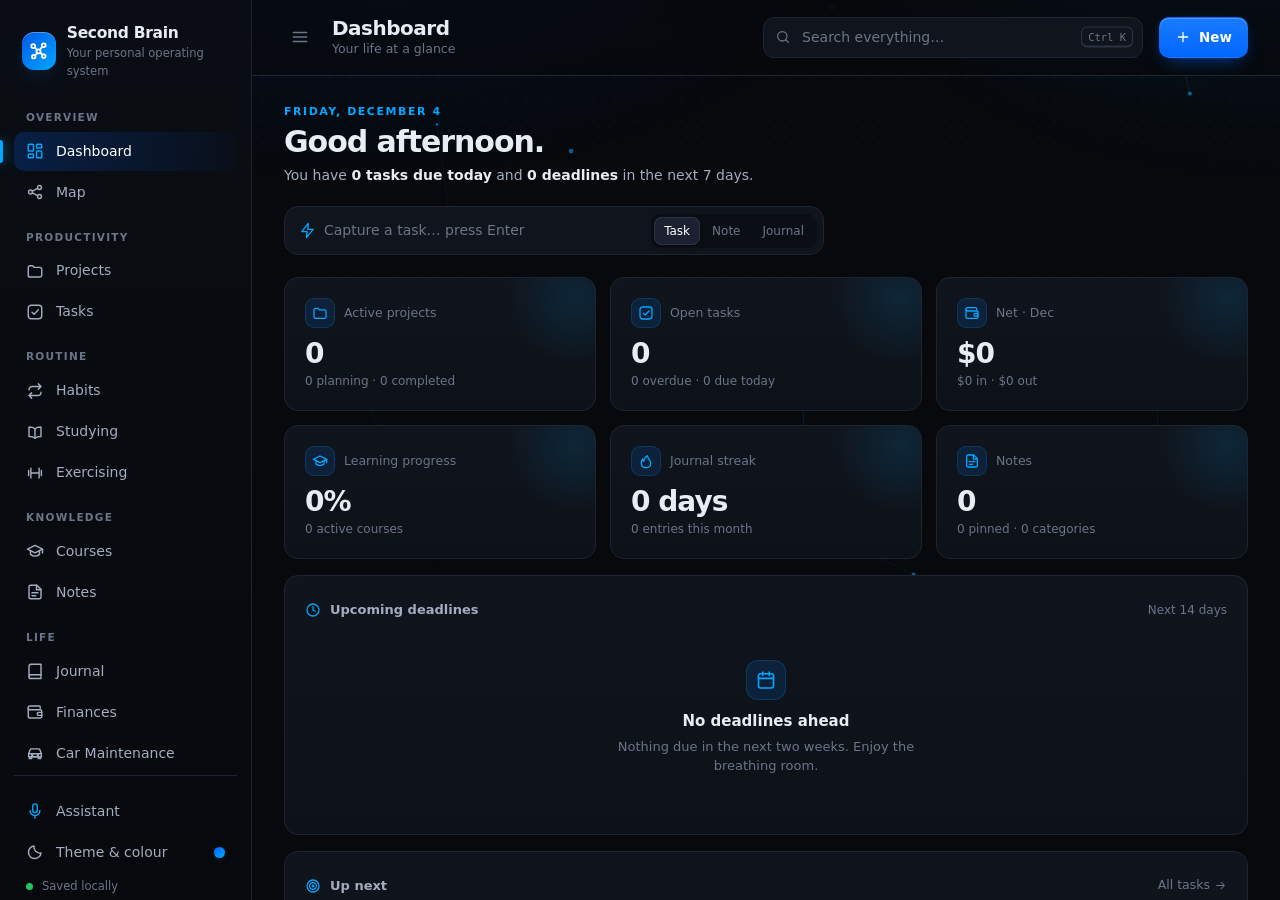
<file: app.html>
<!DOCTYPE html>
<html lang="en">
<head>
<meta charset="UTF-8">
<meta name="viewport" content="width=device-width, initial-scale=1.0">
<meta name="color-scheme" content="dark light">
<link rel="apple-touch-icon" sizes="180x180" href="icon-180.png">
<link rel="icon" type="image/png" sizes="32x32" href="favicon-32.png">
<link rel="manifest" href="manifest.webmanifest">
<meta name="apple-mobile-web-app-capable" content="yes">
<meta name="apple-mobile-web-app-title" content="Second Brain">
<meta name="apple-mobile-web-app-status-bar-style" content="black-translucent">
<meta name="theme-color" content="#07090D">
<script>
  /* Every file is fetched under the page's own version, so a refresh that brings
     a new page also brings its new scripts and styles, never yesterday's. */
  window.APP_V = encodeURIComponent(document.lastModified || Date.now());
  window.loadFiles = function (files) {
    files.forEach(function (f) {
      document.write(/\.css$/.test(f)
        ? '<link rel="stylesheet" href="' + f + '?v=' + APP_V + '">'
        : '<script src="' + f + '?v=' + APP_V + '"><\/script>');
    });
  };
  loadFiles(['theme.css']);
</script>
<noscript><link rel="stylesheet" href="theme.css"></noscript>
<script>
/* Decide the theme before anything paints, or a light-mode device flashes dark.
   The full choice lives in your synced settings; this is the local mirror. */
(function () {
  try {
    var s = JSON.parse(localStorage.getItem('secondBrain.theme') || '{}');
    var mode = s.mode || 'dark';
    if (mode === 'auto') mode = matchMedia('(prefers-color-scheme: light)').matches ? 'light' : 'dark';
    document.documentElement.dataset.theme = mode;
    document.documentElement.dataset.accent = s.accent || 'blue';
    if (mode === 'light') {
      var bar = document.querySelector('meta[name="theme-color"]');
      if (bar) bar.setAttribute('content', '#F4F6FB');
    }
  } catch (e) { document.documentElement.dataset.theme = 'dark'; }
})();
</script>
<title>Second Brain</title>
<style>
/* =========================================================
   1. DESIGN TOKENS
   ========================================================= */
:root{
  color-scheme: dark;
  /* Surfaces. Every one of these is redefined for light mode in theme.css. */
  --bg:#07090D; --bg-2:#0B0E14; --bg-rgb:7,9,13;
  --surface:#10141C; --surface-2:#151A24; --surface-3:#1B2130; --surface2-rgb:21,26,36;
  --side-1:#0A0D13; --side1-rgb:10,13,19; --side-2:#07090D;          /* the sidebar's own gradient */
  --pop:#131823; --pop-2:#0E121A;              /* menus, modals, search results */
  --card-2:#0D1118; --card-pin:#101828;        /* the foot of a card gradient */
  --col-rgb:14,18,26; --veil-rgb:3,5,9;        /* board columns, and what dims behind a modal */
  --toast-bg:#141A26; --tile-1:#1F2738;
  --border:#1E2532; --border-2:#2A3345; --grid-line:#1A2130; --line-strong:#3A4458;
  --dot-rgb:255,255,255;                       /* the faint dotted texture */
  --knob-off:#8792A8; --sh-rgb:0,0,0; --on-bright-2:#04121F;
  --heat-b1:#123B5E; --heat-b2:#0F6FB8; --heat-b3:#12A0EE; --heat-b4:#5BC8FF;
  --heat-g1:#14432A; --heat-g2:#17683C; --heat-g3:#28A85D; --heat-g4:#68E39A;
  --heat-v1:#2E2461; --heat-v2:#4B36A8; --heat-v3:#7C56E8; --heat-v4:#B49BFF;
  --heat-a1:#4A3312; --heat-a2:#8A5B12; --heat-a3:#D18B1E; --heat-a4:#FBBF4E; --on-bright:#03101C;     /* text that sits on a bright fill */

  /* Text */
  --text:#E8ECF3; --text-2:#A3ADBF; --text-3:#6B7589; --text2-rgb:163,173,191;
  --text-hi:#fff;                              /* on a tinted background */
  --prose:#C5CEDC;

  /* Accent. theme.css redefines this whole block per accent colour, which is
     why the rest of the stylesheet never names a blue directly. */
  --blue:#0066FF; --blue-2:#00A8FF;
  --acc-rgb:0,102,255; --acc2-rgb:0,168,255; --accm-rgb:0,120,255;
  --acc-deep:#0057E6; --acc-up:#1A7BFF; --acc-up-hi:#3490FF; --acc-hi:#0A6DFF;
  --acc-grad-1:#3D8BFF; --acc-grad-2:#00C8FF; --acc-ring:#0A84FF;
  --acc-t:#7CC8FF; --acc-t2:#5CB3FF; --acc-t3:#4DC3FF;                             /* accent text on a dark tint */
  --blue-soft:rgba(0,120,255,.14); --blue-glow:rgba(0,140,255,.35);

  /* Status */
  --green:#22C55E; --green-d:#16A34A; --green-t:#4ADE80; --green-rgb:34,197,94; --green2-rgb:74,222,128;
  --amber:#F5A524; --amber-d:#D97706; --amber-t:#FBBF4E; --amber-rgb:245,165,36; --amber2-rgb:251,191,78;
  --red:#F43F5E; --red-d:#E11D48; --red-t:#FF7A92; --red-t2:#FF9AAD; --red-rgb:244,63,94; --red2-rgb:255,122,146;
  --violet:#8B5CF6; --violet-t:#B69CFF; --violet-rgb:139,92,246;
  --slate:var(--slate); --slate-rgb:124,138,165;

  --radius:14px;
  --shadow:0 18px 40px -16px rgba(var(--sh-rgb),.75);
  --font:"Inter","Segoe UI Variable Text","Segoe UI",system-ui,-apple-system,Roboto,Helvetica,Arial,sans-serif;
  --mono:"JetBrains Mono","Cascadia Code","SF Mono",ui-monospace,Consolas,monospace;
  --ease:cubic-bezier(.2,.8,.2,1);
}

/* =========================================================
   2. BASE
   ========================================================= */
*{box-sizing:border-box;margin:0;padding:0}
html,body{height:100%}
body{font-family:var(--font);background:var(--bg);color:var(--text);font-size:14px;line-height:1.5;-webkit-font-smoothing:antialiased;overflow:hidden}
button,input,select,textarea{font:inherit;color:inherit}
button{cursor:pointer;background:none;border:0}
a{color:var(--blue-2);text-decoration:none}
a:hover{text-decoration:underline}
::selection{background:rgba(var(--acc2-rgb),.35)}
::-webkit-scrollbar{width:10px;height:10px}
::-webkit-scrollbar-thumb{background:var(--border);border-radius:10px;border:2px solid transparent;background-clip:padding-box}
::-webkit-scrollbar-thumb:hover{background:var(--border-2);background-clip:padding-box}
::-webkit-scrollbar-track{background:transparent}
svg{flex-shrink:0}
.mono{font-family:var(--mono)}
.muted{color:var(--text-3)}
.txt-red{color:var(--red-t)!important}
.txt-amber{color:var(--amber-t)!important}
.txt-green{color:var(--green-t)!important}
.txt-blue{color:var(--blue-2)!important}
.r{text-align:right}
.spacer{flex:1}

/* =========================================================
   3. APP SHELL — sidebar, topbar, content
   ========================================================= */
.app{display:grid;grid-template-columns:252px 1fr;height:100vh}
.sidebar{background:linear-gradient(180deg,var(--side-1),var(--side-2));border-right:1px solid var(--border);display:flex;flex-direction:column;padding:18px 14px;overflow-y:auto;z-index:90}
.brand{display:flex;align-items:center;gap:11px;padding:4px 8px 14px}
.brand-mark{width:38px;height:38px;border-radius:12px;background:linear-gradient(135deg,var(--acc-deep),var(--blue-2));display:grid;place-items:center;box-shadow:0 8px 24px -8px var(--blue-glow),inset 0 1px 0 rgba(255,255,255,.3)}
.brand-name{font-weight:700;letter-spacing:-.02em;font-size:15.5px}
.brand-sub{font-size:11.5px;color:var(--text-3)}
.nav-label{font-size:10.5px;text-transform:uppercase;letter-spacing:.12em;color:var(--text-3);padding:16px 12px 6px;font-weight:600}
.nav-item{display:flex;align-items:center;gap:12px;padding:9px 12px;border-radius:10px;color:var(--text-2);font-weight:500;position:relative;transition:background .18s,color .18s;width:100%;text-align:left;margin-bottom:2px}
.nav-item:hover{background:var(--surface-2);color:var(--text)}
.nav-item.active{background:linear-gradient(90deg,rgba(var(--acc-rgb),.22),rgba(var(--acc-rgb),.03));color:var(--text-hi)}
.nav-item.active::before{content:'';position:absolute;left:-14px;top:8px;bottom:8px;width:3px;border-radius:0 3px 3px 0;background:var(--blue-2);box-shadow:0 0 12px var(--blue-2)}
.nav-item.active svg{color:var(--blue-2)}
.nav-badge{margin-left:auto;font-size:11px;font-family:var(--mono);color:var(--text-3);background:var(--surface-2);padding:0 7px;border-radius:20px;min-width:22px;text-align:center;line-height:19px}
.nav-item.active .nav-badge{background:rgba(var(--acc2-rgb),.18);color:var(--blue-2)}
.sidebar-foot{margin-top:auto;padding-top:16px;border-top:1px solid var(--border)}
.save-state{display:flex;align-items:center;gap:9px;font-size:11.5px;color:var(--text-3);padding:4px 12px 10px}
.pulse{width:7px;height:7px;border-radius:50%;background:var(--green);box-shadow:0 0 0 0 rgba(var(--green-rgb),.6);flex-shrink:0}
.pulse.flash{animation:pulse 1s ease}

.main{display:flex;flex-direction:column;min-width:0;height:100vh;position:relative;
  background:radial-gradient(900px 480px at 10% -12%,rgba(var(--acc-rgb),.11),transparent 60%),radial-gradient(700px 380px at 100% -5%,rgba(var(--acc2-rgb),.06),transparent 60%),var(--bg)}
.main::before{content:'';position:absolute;inset:0;pointer-events:none;background-image:radial-gradient(rgba(var(--dot-rgb),.035) 1px,transparent 1px);background-size:22px 22px;mask-image:linear-gradient(180deg,#000,transparent 420px);-webkit-mask-image:linear-gradient(180deg,#000,transparent 420px)}
.topbar{display:flex;align-items:center;gap:16px;padding:16px 32px;border-bottom:1px solid var(--border);background:rgba(var(--bg-rgb),.72);backdrop-filter:blur(14px);-webkit-backdrop-filter:blur(14px);position:relative;z-index:30}
.menu-btn{display:none}
.page-title{min-width:0}
.page-title h1{font-size:20px;font-weight:700;letter-spacing:-.025em;line-height:1.2}
.page-title p{color:var(--text-3);font-size:12.5px;white-space:nowrap;overflow:hidden;text-overflow:ellipsis}
.search{margin-left:auto;position:relative;width:min(380px,38vw)}
.search input{width:100%;background:var(--surface);border:1px solid var(--border);border-radius:11px;padding:9px 64px 9px 38px;outline:none;transition:border-color .2s,box-shadow .2s,background .2s}
.search input::placeholder{color:var(--text-3)}
.search input:focus{border-color:var(--blue);background:var(--surface-2);box-shadow:0 0 0 4px rgba(var(--acc-rgb),.18)}
.search > svg{position:absolute;left:12px;top:50%;transform:translateY(-50%);color:var(--text-3);pointer-events:none}
.kbd{font-family:var(--mono);font-size:10.5px;color:var(--text-3);border:1px solid var(--border-2);border-bottom-width:2px;border-radius:6px;padding:0 6px;line-height:18px;display:inline-block}
.search .kbd{position:absolute;right:10px;top:50%;transform:translateY(-50%)}
.search-results{position:absolute;top:calc(100% + 8px);left:0;right:0;min-width:340px;background:var(--pop);border:1px solid var(--border-2);border-radius:14px;box-shadow:var(--shadow);max-height:440px;overflow:auto;padding:6px;display:none;z-index:60}
.search-results.open{display:block;animation:pop .16s var(--ease)}
.sr-group{font-size:10.5px;text-transform:uppercase;letter-spacing:.1em;color:var(--text-3);padding:10px 10px 4px;font-weight:600}
.sr-item{display:flex;align-items:center;gap:11px;padding:8px 10px;border-radius:9px;cursor:pointer;width:100%;text-align:left}
.sr-item .sr-ico{width:28px;height:28px;border-radius:8px;display:grid;place-items:center;background:var(--surface-3);color:var(--text-2)}
.sr-item.sel,.sr-item:hover{background:rgba(var(--acc-rgb),.14)}
.sr-item.sel .sr-ico{background:rgba(var(--acc2-rgb),.2);color:var(--blue-2)}
.sr-title{font-weight:500;white-space:nowrap;overflow:hidden;text-overflow:ellipsis}
.sr-meta{font-size:12px;color:var(--text-3);white-space:nowrap;overflow:hidden;text-overflow:ellipsis}
.sr-item > div{min-width:0}
mark{background:rgba(var(--acc2-rgb),.25);color:var(--text-hi);border-radius:3px;padding:0 1px}
.new-wrap{position:relative}
.menu{position:absolute;right:0;top:calc(100% + 8px);background:var(--pop);border:1px solid var(--border-2);border-radius:13px;box-shadow:var(--shadow);padding:6px;min-width:210px;display:none;z-index:60}
.menu.open{display:block;animation:pop .16s var(--ease)}
.menu button{display:flex;align-items:center;gap:10px;width:100%;padding:9px 11px;border-radius:8px;color:var(--text-2);font-weight:500}
.menu button:hover{background:rgba(var(--acc-rgb),.14);color:var(--text-hi)}
.menu button svg{color:var(--blue-2)}
.content{flex:1;overflow-y:auto;padding:28px 32px 70px;position:relative}
#view{max-width:1480px;margin:0 auto}
.scrim{display:none}

/* =========================================================
   4. COMPONENTS — buttons, cards, chips, bars, inputs
   ========================================================= */
.btn{display:inline-flex;align-items:center;justify-content:center;gap:8px;padding:9px 15px;border-radius:10px;font-weight:600;font-size:13.5px;transition:transform .12s,background .2s,box-shadow .2s,border-color .2s,color .2s;white-space:nowrap;border:1px solid transparent;user-select:none}
.btn:active{transform:scale(.96)}
.btn.sm{padding:6px 11px;font-size:12.5px;border-radius:9px}
.btn-primary{background:linear-gradient(180deg,var(--acc-up),var(--blue));color:#fff;box-shadow:0 6px 18px -8px rgba(var(--acc-rgb),.85),inset 0 1px 0 rgba(255,255,255,.22)}
.btn-primary:hover{background:linear-gradient(180deg,var(--acc-up-hi),var(--acc-hi));box-shadow:0 10px 28px -8px rgba(var(--accm-rgb),.95),inset 0 1px 0 rgba(255,255,255,.28)}
.btn-ghost{background:var(--surface);border-color:var(--border);color:var(--text-2)}
.btn-ghost:hover{border-color:var(--border-2);color:var(--text);background:var(--surface-2)}
.btn-ghost.on{border-color:rgba(var(--acc2-rgb),.45);color:var(--blue-2);background:rgba(var(--acc-rgb),.1)}
.btn-danger{background:rgba(var(--red-rgb),.1);color:var(--red-t);border-color:rgba(var(--red-rgb),.25)}
.btn-danger:hover{background:rgba(var(--red-rgb),.2);color:var(--red-t2)}
.icon-btn{width:32px;height:32px;display:grid;place-items:center;border-radius:9px;color:var(--text-3);transition:background .15s,color .15s,transform .12s}
.icon-btn:hover{background:var(--surface-3);color:var(--text);text-decoration:none}
.icon-btn:active{transform:scale(.9)}
.icon-btn.danger:hover{color:var(--red-t);background:rgba(var(--red-rgb),.12)}
.icon-btn.on{color:var(--blue-2)}
.btn:focus-visible,.icon-btn:focus-visible,.nav-item:focus-visible,.check:focus-visible,.seg button:focus-visible,.card:focus-visible{outline:2px solid var(--blue-2);outline-offset:2px}

.card{background:linear-gradient(180deg,var(--surface),var(--card-2));border:1px solid var(--border);border-radius:var(--radius);padding:20px;position:relative;transition:border-color .22s,transform .22s var(--ease),box-shadow .22s}
.card.hoverable{cursor:pointer}
.card.hoverable:hover{border-color:rgba(var(--acc2-rgb),.35);transform:translateY(-2px);box-shadow:0 16px 36px -20px rgba(var(--accm-rgb),.55)}
.card-head{display:flex;align-items:center;justify-content:space-between;margin-bottom:14px;gap:10px;min-height:28px}
.card-title{font-size:13px;font-weight:600;color:var(--text-2);display:flex;align-items:center;gap:9px}
.card-title svg{color:var(--blue-2)}
.link-btn{font-size:12.5px;color:var(--text-3);font-weight:500;display:inline-flex;align-items:center;gap:4px;transition:color .15s}
.link-btn:hover{color:var(--blue-2)}
.hover-actions{display:flex;gap:2px;opacity:0;transition:opacity .15s;margin-left:auto}
.card:hover .hover-actions,.card:focus-within .hover-actions{opacity:1}

.chip{display:inline-flex;align-items:center;gap:5px;font-size:11.5px;font-weight:500;padding:1px 9px;line-height:19px;border-radius:20px;background:var(--surface-3);color:var(--text-2);border:1px solid var(--border-2);white-space:nowrap;max-width:100%;overflow:hidden;text-overflow:ellipsis}
.chip .dot{background:currentColor}
.chip.blue{background:rgba(var(--accm-rgb),.13);color:var(--acc-t2);border-color:rgba(var(--accm-rgb),.3)}
.chip.green{background:rgba(var(--green-rgb),.1);color:var(--green-t);border-color:rgba(var(--green-rgb),.25)}
.chip.amber{background:rgba(var(--amber-rgb),.1);color:var(--amber-t);border-color:rgba(var(--amber-rgb),.25)}
.chip.red{background:rgba(var(--red-rgb),.1);color:var(--red-t);border-color:rgba(var(--red-rgb),.25)}
.chip.violet{background:rgba(var(--violet-rgb),.12);color:var(--violet-t);border-color:rgba(var(--violet-rgb),.3)}
.chip.slate{background:rgba(var(--slate-rgb),.1);color:var(--text-2);border-color:rgba(var(--slate-rgb),.22)}
.dot{width:7px;height:7px;border-radius:50%;display:inline-block;flex-shrink:0}
.tag{font-size:11.5px;color:var(--text-3);font-weight:500}
.tag::before{content:'#';color:var(--blue-2);opacity:.7}

.bar{height:6px;background:var(--surface-3);border-radius:10px;overflow:hidden}
.bar > i{display:block;height:100%;border-radius:inherit;background:linear-gradient(90deg,var(--blue),var(--blue-2));box-shadow:0 0 10px rgba(var(--acc2-rgb),.45);transform-origin:left;max-width:100%}
.bar.green > i{background:linear-gradient(90deg,var(--green-d),var(--green-t));box-shadow:0 0 10px rgba(var(--green2-rgb),.35)}
.bar.amber > i{background:linear-gradient(90deg,var(--amber-d),var(--amber-t));box-shadow:0 0 10px rgba(var(--amber2-rgb),.35)}
.bar.red > i{background:linear-gradient(90deg,var(--red-d),var(--red-t));box-shadow:0 0 10px rgba(var(--red2-rgb),.35)}
.bar.lg{height:10px}

.input,.select{background:var(--surface);border:1px solid var(--border);border-radius:10px;padding:8px 12px;outline:none;transition:border-color .2s,box-shadow .2s,background .2s;min-width:0}
.input::placeholder,textarea::placeholder{color:var(--text-3)}
.input:hover,.select:hover{border-color:var(--border-2)}
.input:focus,.select:focus{border-color:var(--blue);background:var(--surface-2);box-shadow:0 0 0 4px rgba(var(--acc-rgb),.16)}
.select{appearance:none;-webkit-appearance:none;padding-right:32px;cursor:pointer;background-image:url("data:image/svg+xml,%3Csvg xmlns='http://www.w3.org/2000/svg' width='12' height='12' viewBox='0 0 24 24' fill='none' stroke='%236B7589' stroke-width='2.5' stroke-linecap='round'%3E%3Cpath d='m6 9 6 6 6-6'/%3E%3C/svg%3E");background-repeat:no-repeat;background-position:right 11px center}
.select option{background:var(--surface-2);color:var(--text)}
textarea.input{resize:vertical;min-height:90px;line-height:1.65}
input[type=date].input{min-width:140px}
input[type=date]::-webkit-calendar-picker-indicator{filter:invert(.6) sepia(1) hue-rotate(180deg) saturate(4);cursor:pointer}

.seg{display:inline-flex;background:var(--surface);border:1px solid var(--border);border-radius:11px;padding:3px;gap:2px;flex-wrap:wrap}
.seg button{padding:6px 12px;border-radius:8px;color:var(--text-3);font-weight:500;font-size:13px;transition:background .18s,color .18s,box-shadow .18s;display:inline-flex;gap:7px;align-items:center}
.seg button:hover{color:var(--text)}
.seg button.on{background:var(--surface-3);color:var(--text-hi);box-shadow:inset 0 0 0 1px var(--border-2),0 2px 8px -4px rgba(var(--sh-rgb),.6)}
.seg button .n{font-family:var(--mono);font-size:11px;color:var(--text-3)}
.seg button.on .n{color:var(--blue-2)}
.toolbar{display:flex;align-items:center;gap:10px;flex-wrap:wrap;margin-bottom:20px}

.empty{text-align:center;padding:44px 20px;color:var(--text-3)}
.empty .e-ico{width:56px;height:56px;border-radius:16px;margin:0 auto 14px;display:grid;place-items:center;background:var(--blue-soft);color:var(--blue-2);box-shadow:inset 0 0 0 1px rgba(var(--acc2-rgb),.2)}
.empty h4{color:var(--text);font-size:15px;margin-bottom:4px;font-weight:600}
.empty p{max-width:340px;margin:0 auto 16px;font-size:13px}
.empty.sm{padding:22px 10px}
.empty.sm .e-ico{width:40px;height:40px;border-radius:12px;margin-bottom:10px}

.grid-cards{display:grid;grid-template-columns:repeat(auto-fill,minmax(300px,1fr));gap:16px}
.stats{display:grid;grid-template-columns:repeat(auto-fill,minmax(200px,1fr));gap:14px}
.stats.six{grid-template-columns:repeat(6,minmax(0,1fr))}
@media (max-width:1320px){.stats.six{grid-template-columns:repeat(3,minmax(0,1fr))}}
@media (max-width:760px){.stats.six{grid-template-columns:repeat(2,minmax(0,1fr))}}
.stat{overflow:hidden}
.stat .label{color:var(--text-3);font-size:12.5px;font-weight:500;display:flex;align-items:center;gap:9px}
.stat .ico{width:30px;height:30px;border-radius:9px;background:var(--blue-soft);color:var(--blue-2);display:grid;place-items:center;box-shadow:inset 0 0 0 1px rgba(var(--acc2-rgb),.18)}
.stat .value{font-size:28px;font-weight:700;letter-spacing:-.035em;margin:10px 0 2px;font-variant-numeric:tabular-nums;line-height:1.15;white-space:nowrap;overflow:hidden;text-overflow:ellipsis}
.stat .sub{font-size:12px;color:var(--text-3);white-space:nowrap;overflow:hidden;text-overflow:ellipsis}
.stat::after{content:'';position:absolute;right:-50px;top:-50px;width:140px;height:140px;border-radius:50%;background:radial-gradient(circle,rgba(var(--acc2-rgb),.13),transparent 70%);transition:transform .5s var(--ease);pointer-events:none}
.stat:hover::after{transform:scale(1.5)}
.delta{font-weight:600}
.delta.up{color:var(--green-t)}.delta.down{color:var(--red-t)}

.dash-grid{display:grid;grid-template-columns:repeat(12,minmax(0,1fr));gap:16px;margin-top:16px}
.span-3{grid-column:span 3}.span-4{grid-column:span 4}.span-5{grid-column:span 5}.span-6{grid-column:span 6}.span-7{grid-column:span 7}.span-8{grid-column:span 8}.span-12{grid-column:span 12}

/* List rows (deadlines, recent items) */
.row-item{display:flex;align-items:center;gap:12px;padding:9px 10px;border-radius:10px;cursor:pointer;transition:background .15s}
.row-item:hover{background:var(--surface-2)}
.row-item .grow{flex:1;min-width:0}
.row-title{font-weight:500;white-space:nowrap;overflow:hidden;text-overflow:ellipsis}
.row-sub{font-size:12px;color:var(--text-3);white-space:nowrap;overflow:hidden;text-overflow:ellipsis}
.date-block{width:42px;height:44px;border-radius:10px;background:var(--surface-2);border:1px solid var(--border);display:flex;flex-direction:column;align-items:center;justify-content:center;flex-shrink:0;line-height:1.1}
.date-block b{font-size:16px;font-weight:700}
.date-block span{font-size:9.5px;text-transform:uppercase;letter-spacing:.08em;color:var(--text-3)}
.date-block.late{border-color:rgba(var(--red-rgb),.35);background:rgba(var(--red-rgb),.07)}
.date-block.late b{color:var(--red-t)}
.date-block.soon{border-color:rgba(var(--acc2-rgb),.35);background:rgba(var(--acc-rgb),.08)}
.date-block.soon b{color:var(--blue-2)}
.when{font-size:12px;font-weight:600;color:var(--text-3);white-space:nowrap}

/* =========================================================
   5. DASHBOARD
   ========================================================= */
.hero{display:flex;align-items:flex-end;justify-content:space-between;gap:20px 28px;margin-bottom:22px;flex-wrap:wrap}
.eyebrow{font-size:11px;text-transform:uppercase;letter-spacing:.14em;color:var(--blue-2);font-weight:600;margin-bottom:4px}
.hero h2{font-size:30px;letter-spacing:-.035em;font-weight:700;line-height:1.15}
.grad{background:linear-gradient(90deg,var(--acc-grad-1),var(--acc-grad-2));-webkit-background-clip:text;background-clip:text;color:transparent}
.hero p{color:var(--text-2);margin-top:6px}
.hero p b{color:var(--text);font-weight:600}
.capture{display:flex;align-items:center;gap:8px;background:var(--surface);border:1px solid var(--border);border-radius:14px;padding:6px 6px 6px 14px;width:min(540px,100%);transition:border-color .2s,box-shadow .2s}
.capture:focus-within{border-color:var(--blue);box-shadow:0 0 0 4px rgba(var(--acc-rgb),.16)}
.capture > svg{color:var(--blue-2)}
.capture input{flex:1;background:none;border:0;outline:none;padding:7px 0;min-width:0}
.capture input::placeholder{color:var(--text-3)}
.capture .seg{border:0;background:var(--bg-2)}
.capture .seg button{padding:5px 10px;font-size:12px}
.chart{width:100%;height:auto;display:block;overflow:visible}
.chart .grid{stroke:var(--grid-line);stroke-dasharray:3 4}
.chart .axis{fill:var(--text-3);font-size:11px;font-family:var(--font)}
.chart .axis.cur{fill:var(--text);font-weight:600}
.chart rect{transition:opacity .2s}
.chart g.bar-g:hover rect{opacity:.8}
.legend{display:flex;gap:14px;font-size:12px;color:var(--text-3)}
.legend span{display:inline-flex;align-items:center;gap:6px}
.legend i{width:10px;height:10px;border-radius:3px;display:inline-block}
.mini-list > * + *{border-top:1px solid var(--border)}
.prog-row{padding:10px 2px}
.prog-row .top{display:flex;justify-content:space-between;gap:10px;margin-bottom:7px;font-size:13px}
.prog-row .top b{font-family:var(--mono);font-size:12px;color:var(--text-2);font-weight:500}
.note-strip{display:grid;grid-template-columns:repeat(auto-fill,minmax(230px,1fr));gap:12px}
.note-mini{background:var(--surface-2);border:1px solid var(--border);border-radius:12px;padding:14px;cursor:pointer;transition:border-color .2s,transform .2s var(--ease)}
.note-mini:hover{border-color:rgba(var(--acc2-rgb),.35);transform:translateY(-2px)}
.note-mini h5{font-size:13.5px;font-weight:600;margin-bottom:6px;white-space:nowrap;overflow:hidden;text-overflow:ellipsis}
.note-mini p{font-size:12.5px;color:var(--text-3);display:-webkit-box;-webkit-line-clamp:3;-webkit-box-orient:vertical;overflow:hidden;white-space:pre-line}
.journal-peek .jp-title{font-size:16px;font-weight:600;margin:6px 0}
.journal-peek p{color:var(--text-2);font-size:13px;display:-webkit-box;-webkit-line-clamp:4;-webkit-box-orient:vertical;overflow:hidden;white-space:pre-line}

/* =========================================================
   6. TASKS
   ========================================================= */
.task-list{padding:6px}
.task{display:flex;align-items:center;gap:12px;padding:10px 12px;border-radius:12px;border:1px solid transparent;transition:background .15s,border-color .15s,opacity .3s;cursor:pointer}
.task:hover{background:var(--surface-2);border-color:var(--border)}
.task .t-body{flex:1;min-width:0}
.t-title{font-weight:500;transition:color .25s}
.t-meta{display:flex;gap:6px;align-items:center;flex-wrap:wrap;margin-top:3px}
.t-meta:empty{display:none}
.t-note{font-size:12px;color:var(--text-3);white-space:nowrap;overflow:hidden;text-overflow:ellipsis;max-width:320px}
.task .actions{opacity:0;transition:opacity .15s;display:flex}
.task:hover .actions{opacity:1}
.task.done .t-title{color:var(--text-3);text-decoration:line-through;text-decoration-color:rgba(var(--text2-rgb),.5)}
.task.done{opacity:.72}
.check{width:21px;height:21px;border-radius:7px;border:1.5px solid var(--line-strong);display:grid;place-items:center;flex-shrink:0;transition:background .2s,border-color .2s,box-shadow .2s;color:transparent}
.check:hover{border-color:var(--blue-2);box-shadow:0 0 0 4px rgba(var(--acc2-rgb),.13)}
.check.on{background:linear-gradient(135deg,var(--blue),var(--blue-2));border-color:transparent;color:#fff;animation:checkPop .35s var(--ease)}
.prio-tag{font-size:12px;font-weight:600;display:inline-flex;align-items:center;gap:5px;width:78px;flex-shrink:0}
.prio-tag.High{color:var(--red-t)}.prio-tag.Medium{color:var(--amber-t)}.prio-tag.Low{color:var(--slate)}
.t-due{font-size:12.5px;color:var(--text-3);width:118px;display:inline-flex;align-items:center;gap:6px;flex-shrink:0;white-space:nowrap}
.group-title{font-size:11px;text-transform:uppercase;letter-spacing:.11em;color:var(--text-3);font-weight:600;padding:16px 12px 6px;display:flex;gap:8px;align-items:center}
.group-title .n{font-family:var(--mono);background:var(--surface-2);border-radius:10px;padding:0 7px;letter-spacing:0}
.group-title.late{color:var(--red-t)}
.quick-add{display:flex;align-items:center;gap:10px;padding:10px 12px;margin-bottom:16px}
.quick-add input.qa-title{flex:1;background:none;border:0;outline:none;padding:6px 0;font-size:14.5px;min-width:120px}
.quick-add .check{border-style:dashed;cursor:default}
.task-summary{display:flex;align-items:center;gap:24px;flex-wrap:wrap}
.task-summary .ts b{font-size:22px;font-weight:700;letter-spacing:-.03em;display:block;line-height:1.1}
.task-summary .ts span{font-size:12px;color:var(--text-3)}

/* =========================================================
   7. PROJECTS (grid + kanban board)
   ========================================================= */
.project{display:flex;flex-direction:column;gap:12px}
.p-top{display:flex;align-items:center;gap:6px;min-height:32px}
.p-name{font-size:16.5px;font-weight:650;letter-spacing:-.02em;line-height:1.3}
.p-desc{color:var(--text-3);font-size:13px;display:-webkit-box;-webkit-line-clamp:2;-webkit-box-orient:vertical;overflow:hidden;min-height:39px}
.p-prog .row{display:flex;justify-content:space-between;font-size:12px;color:var(--text-3);margin-bottom:6px}
.p-prog .row b{color:var(--text);font-family:var(--mono);font-weight:500}
.p-foot{display:flex;align-items:center;gap:14px;font-size:12px;color:var(--text-3);padding-top:12px;border-top:1px solid var(--border);flex-wrap:wrap}
.p-foot > span{display:inline-flex;align-items:center;gap:5px}
.p-foot .prio{margin-left:auto}
.board{display:grid;grid-template-columns:repeat(4,minmax(250px,1fr));gap:14px;overflow-x:auto;padding-bottom:10px;align-items:start}
.col{background:rgba(var(--col-rgb),.7);border:1px solid var(--border);border-radius:16px;padding:10px;min-height:340px;transition:border-color .2s,background .2s}
.col.drag-over{border-color:var(--blue-2);background:rgba(var(--acc-rgb),.08);box-shadow:inset 0 0 0 1px rgba(var(--acc2-rgb),.3)}
.col-head{display:flex;align-items:center;gap:8px;padding:6px 8px 12px;font-weight:600;font-size:13px}
.col-head .n{margin-left:auto;font-family:var(--mono);font-size:11px;color:var(--text-3)}
.kcard{background:var(--surface-2);border:1px solid var(--border);border-radius:12px;padding:13px;margin-bottom:9px;cursor:grab;transition:border-color .2s,transform .2s var(--ease),opacity .2s,box-shadow .2s}
.kcard:hover{border-color:rgba(var(--acc2-rgb),.35);box-shadow:0 10px 24px -16px rgba(var(--accm-rgb),.6)}
.kcard:active{cursor:grabbing}
.kcard.dragging{opacity:.35;transform:rotate(-1.5deg)}
.kcard h4{font-size:13.5px;font-weight:600;margin:6px 0 10px;line-height:1.35}
.kcard .k-foot{display:flex;justify-content:space-between;font-size:11.5px;color:var(--text-3);margin-top:9px}
.col-hint{font-size:12px;color:var(--text-3);text-align:center;padding:24px 8px;border:1px dashed var(--border-2);border-radius:10px}

/* =========================================================
   8. FINANCES
   ========================================================= */
.month-nav{display:inline-flex;align-items:center;gap:4px;background:var(--surface);border:1px solid var(--border);border-radius:11px;padding:3px}
.month-nav .m-label{min-width:130px;text-align:center;font-weight:600;font-size:13px}
.month-nav.dim{opacity:.45}
.table-wrap{overflow-x:auto}
.tbl{width:100%;border-collapse:collapse;font-size:13.5px}
.tbl th{text-align:left;font-size:11px;text-transform:uppercase;letter-spacing:.09em;color:var(--text-3);font-weight:600;padding:12px 14px;border-bottom:1px solid var(--border);white-space:nowrap;background:rgba(var(--surface2-rgb),.5)}
.tbl td{padding:11px 14px;border-bottom:1px solid var(--border);white-space:nowrap}
.tbl tbody tr{cursor:pointer;transition:background .15s}
.tbl tbody tr:hover{background:rgba(var(--acc-rgb),.06)}
.tbl tbody tr:hover .hover-actions{opacity:1}
.tbl tfoot td{font-weight:600;border-bottom:0;background:rgba(var(--surface2-rgb),.5)}
.tbl tr.grp{cursor:default}
.tbl tr.grp:hover{background:none}
.tbl tr.grp td{background:rgba(var(--acc-rgb),.07);border-bottom:1px solid var(--border-2);padding:8px 14px;display:flex;justify-content:space-between;align-items:center;gap:10px}
.tbl tr.grp td span{font-size:11px;text-transform:uppercase;letter-spacing:.1em;color:var(--blue-2);font-weight:600}
.tbl tr.grp td b{font-family:var(--mono);font-size:12px;color:var(--text-2);font-weight:500}
.tbl tr.paid td{opacity:.5}
.tx-desc{display:flex;align-items:center;gap:10px;font-weight:500}
.tx-ico{width:28px;height:28px;border-radius:8px;display:grid;place-items:center;flex-shrink:0}
.tx-ico.Income{background:rgba(var(--acc2-rgb),.14);color:var(--blue-2)}
.tx-ico.Expense{background:rgba(var(--slate-rgb),.12);color:var(--text-2)}
.amt{font-family:var(--mono);font-weight:500;font-variant-numeric:tabular-nums}
.amt.Income{color:var(--acc-t3)}
.table-card{padding:0;overflow:hidden}
.cat-bar{margin-bottom:12px}
.cat-bar .top{display:flex;justify-content:space-between;font-size:13px;margin-bottom:6px;gap:8px}
.cat-bar .top span:last-child{font-family:var(--mono);color:var(--text-2);font-size:12px}
.budget .b-head{display:flex;align-items:center;gap:8px;margin-bottom:12px}
.budget .b-cat{font-weight:600;font-size:15px}
.budget .b-amt{margin-bottom:10px;font-size:13px;color:var(--text-3)}
.budget .b-amt b{font-size:22px;color:var(--text);letter-spacing:-.03em;margin-right:4px;font-variant-numeric:tabular-nums}
.budget .b-foot{display:flex;justify-content:space-between;font-size:12px;color:var(--text-3);margin-top:10px}
.goal{display:flex;gap:18px;align-items:center}
.goal .g-body{flex:1;min-width:0}
.goal h4{font-size:15.5px;font-weight:600;margin-bottom:4px}
.goal .g-amt{font-size:13px;color:var(--text-3)}
.goal .g-amt b{color:var(--text);font-size:18px;letter-spacing:-.02em}
.goal .g-meta{display:flex;gap:12px;flex-wrap:wrap;font-size:12px;color:var(--text-3);margin:8px 0 12px}
.ring .ring-bg{stroke:var(--surface-3);fill:none}
.ring .ring-fg{stroke:url(#ringGrad);fill:none;stroke-linecap:round;transition:stroke-dashoffset .6s var(--ease)}
.ring text{fill:var(--text);font-size:15px;font-weight:700;font-family:var(--font)}

/* =========================================================
   9. JOURNAL
   ========================================================= */
.split{display:grid;grid-template-columns:350px minmax(0,1fr);gap:18px;align-items:start}
.j-list{padding:8px;max-height:calc(100vh - 360px);min-height:360px;overflow-y:auto}
.j-search{padding:8px 8px 6px;position:sticky;top:-8px;background:linear-gradient(180deg,var(--surface) 80%,transparent);z-index:2}
.j-search .input{width:100%}
.entry-item{display:flex;gap:13px;padding:12px;border-radius:12px;cursor:pointer;border:1px solid transparent;transition:background .15s,border-color .15s}
.entry-item:hover{background:var(--surface-2)}
.entry-item.sel{background:rgba(var(--acc-rgb),.1);border-color:rgba(var(--acc-rgb),.35)}
.entry-item .e-body{min-width:0;flex:1}
.entry-item .e-title{font-weight:600;display:flex;align-items:center;gap:8px}
.entry-item .e-title span{white-space:nowrap;overflow:hidden;text-overflow:ellipsis}
.entry-item p{font-size:12.5px;color:var(--text-3);display:-webkit-box;-webkit-line-clamp:2;-webkit-box-orient:vertical;overflow:hidden}
.reader{padding:34px 40px;min-height:480px}
.reader h2{font-size:28px;letter-spacing:-.035em;line-height:1.2;margin:10px 0 6px}
.reader-meta{display:flex;align-items:center;gap:10px;flex-wrap:wrap;color:var(--text-3);font-size:13px}
.reader-actions{position:absolute;top:22px;right:22px;display:flex;gap:4px}
.prose{color:var(--prose);font-size:15px;line-height:1.8;margin-top:22px;max-width:720px}
.prose p{margin:0 0 14px}
.prose ul{margin:0 0 14px 20px}
.prose li{margin-bottom:4px}
.prose li::marker{color:var(--blue-2)}
.prose h4{font-size:15px;color:var(--text);margin:18px 0 8px}
.prose strong{color:var(--text-hi)}
.prose code{font-family:var(--mono);font-size:.88em;background:var(--surface-3);padding:1px 6px;border-radius:5px;color:var(--acc-t)}
.j-header{display:grid;grid-template-columns:minmax(0,1fr) auto;gap:16px;margin-bottom:18px;align-items:stretch}
.j-stats{display:grid;grid-template-columns:repeat(4,minmax(0,1fr));gap:14px}
.heat-card{display:flex;flex-direction:column;justify-content:space-between}
.heatmap{display:grid;grid-template-rows:repeat(7,11px);grid-auto-flow:column;grid-auto-columns:11px;gap:3px}
.heatmap i{border-radius:3px;background:var(--surface-3);display:block}
.heatmap i.future{background:transparent}
.heatmap i.today{outline:1px solid var(--blue-2);outline-offset:1px}
.today-banner{display:flex;align-items:center;gap:10px;padding:12px;margin:4px 4px 8px;border-radius:12px;background:linear-gradient(90deg,rgba(var(--acc-rgb),.16),rgba(var(--acc2-rgb),.05));border:1px solid rgba(var(--acc2-rgb),.25);font-size:13px}
.today-banner span{flex:1}
.mood-pick{display:flex;gap:6px;flex-wrap:wrap}
.mood-pick button{display:inline-flex;align-items:center;gap:7px;padding:7px 12px;border-radius:9px;border:1px solid var(--border);background:var(--surface);color:var(--text-2);font-size:12.5px;transition:all .15s}
.mood-pick button:hover{border-color:var(--border-2);color:var(--text)}
.mood-pick button.on{border-color:var(--c);background:color-mix(in srgb,var(--c) 18%,transparent);color:var(--text-hi)}

/* =========================================================
   10. COURSES
   ========================================================= */
.course{display:flex;flex-direction:column;gap:12px}
.course .c-inst{color:var(--text-3);font-size:12.5px;margin-top:2px}
.course .c-lessons{display:flex;justify-content:space-between;font-size:12px;color:var(--text-3);margin-bottom:6px}
.course .c-lessons b{color:var(--text);font-family:var(--mono);font-weight:500}
.resources{font-size:12.5px;color:var(--text-2);background:var(--bg-2);border:1px solid var(--border);border-radius:10px;padding:9px 12px}
.resources div{white-space:nowrap;overflow:hidden;text-overflow:ellipsis;padding:2px 0}
.resources div::before{content:'›';color:var(--blue-2);margin-right:7px;font-weight:700}

/* =========================================================
   11. NOTES
   ========================================================= */
.notes-layout{display:grid;grid-template-columns:230px minmax(0,1fr);gap:22px;align-items:start}
.notes-side{position:sticky;top:0;padding:14px}
.notes-side .input{width:100%;margin-bottom:12px}
.side-btn{display:flex;align-items:center;gap:10px;width:100%;padding:8px 10px;border-radius:9px;color:var(--text-2);font-weight:500;font-size:13px;transition:background .15s,color .15s}
.side-btn:hover{background:var(--surface-2);color:var(--text)}
.side-btn.on{background:rgba(var(--acc-rgb),.15);color:var(--text-hi)}
.side-btn.on svg{color:var(--blue-2)}
.side-row{position:relative}
.side-row .side-del{position:absolute;right:4px;top:50%;transform:translateY(-50%);width:26px;height:26px;opacity:0;transition:opacity .15s}
.side-row:hover .side-del,.side-row .side-del:focus-visible{opacity:1}
.side-row:hover .side-btn .n{visibility:hidden}
.side-btn .n{margin-left:auto;font-family:var(--mono);font-size:11px;color:var(--text-3)}
.side-label{font-size:10.5px;text-transform:uppercase;letter-spacing:.11em;color:var(--text-3);font-weight:600;padding:14px 10px 6px}
.tag-cloud{display:flex;flex-wrap:wrap;gap:6px;padding:0 4px}
.tag-cloud button{font-size:12px;padding:3px 9px;border-radius:20px;border:1px solid var(--border);color:var(--text-3);transition:all .15s}
.tag-cloud button:hover{color:var(--text);border-color:var(--border-2)}
.tag-cloud button.on{color:var(--blue-2);border-color:rgba(var(--acc2-rgb),.45);background:rgba(var(--acc-rgb),.12)}
.masonry{columns:3 270px;column-gap:16px}
.masonry > .card{break-inside:avoid;margin-bottom:16px;display:block}
.note-card h4{font-size:15px;font-weight:600;letter-spacing:-.01em;margin:10px 0 4px;line-height:1.35}
.prose li.chk{list-style:none;margin-left:-18px;display:flex;gap:9px;align-items:flex-start}
.prose li.chk.done > span{color:var(--text-3);text-decoration:line-through}
.chk-box{width:18px;height:18px;flex-shrink:0;margin-top:2px;border-radius:6px;border:1.5px solid var(--line-strong);
  background:none;display:grid;place-items:center;color:transparent;cursor:pointer;padding:0}
.chk-box.on{background:linear-gradient(135deg,var(--blue),var(--blue-2));border-color:transparent;color:#fff}
.note-progress{display:flex;align-items:center;gap:8px;margin-top:9px;font-size:12px;color:var(--text-3)}
.chip.remind{color:var(--blue-2);border-color:rgba(var(--acc2-rgb),.3)}
.chip.remind.past{color:var(--text-3);border-color:var(--border)}
.c-tasks{margin-top:12px;padding-top:12px;border-top:1px solid var(--border)}
.c-tasks-head{display:flex;align-items:center;gap:7px;font-size:13px;font-weight:600;color:var(--text-2);margin-bottom:8px}
.c-tasks-head .hint{margin-left:auto;font-weight:500}
.c-tasks-list{display:flex;flex-direction:column;gap:2px;margin-bottom:8px}
.ct-add{display:flex;gap:6px;align-items:center;flex-wrap:wrap}
.ct-add .ct-title{flex:1 1 100%;min-width:0}
.ct-add .ct-due{flex:1;min-width:0}
.cl-head{display:flex;align-items:center;gap:7px;margin:14px 0 8px;font-size:12.5px;font-weight:600;color:var(--text-2)}
.cl-count{font-weight:500;color:var(--text-3)}
.cl-list{display:flex;flex-direction:column;gap:6px}
.cl-row{display:flex;align-items:center;gap:9px}
.cl-row .chk-box{margin-top:0;color:transparent}
.cl-row .chk-box.on{color:#fff}
.cl-row .cl-text{flex:1;min-width:0}
.cl-row.done .cl-text{color:var(--text-3);text-decoration:line-through}
.cl-add{margin-top:8px}
.cl-quick-wrap{display:flex;align-items:center;gap:8px;margin-top:8px;color:var(--text-3)}
.cl-quick{flex:1;min-width:0;background:none;border:0;border-bottom:1px dashed var(--border);color:var(--text);font:inherit;padding:5px 0;outline:none}
.cl-quick:focus{border-bottom-color:var(--blue)}
.cat-row{display:flex;align-items:center;gap:10px;margin-bottom:8px}
.cat-row .input{flex:1;min-width:0}
.cat-row .hint{white-space:nowrap}
.cat-new{margin-top:14px;padding-top:14px;border-top:1px solid var(--border)}
.note-progress .bar{flex:1;max-width:120px}
.note-card .prose{font-size:13.5px;line-height:1.65;margin-top:6px;max-height:230px;overflow:hidden;-webkit-mask-image:linear-gradient(180deg,#000 75%,transparent);mask-image:linear-gradient(180deg,#000 75%,transparent)}
.note-card .prose p,.note-card .prose ul{margin-bottom:8px}
.note-card .prose.full{max-height:none;-webkit-mask-image:none;mask-image:none}
.note-card .n-foot{display:flex;align-items:center;gap:8px;flex-wrap:wrap;margin-top:10px;padding-top:10px;border-top:1px solid var(--border)}
.note-card .n-foot .muted{margin-left:auto;font-size:11.5px}
.note-card.pinned{border-color:rgba(var(--acc2-rgb),.28);background:linear-gradient(180deg,var(--card-pin),var(--card-2))}

/* =========================================================
   12. MODALS, FORMS, TOASTS
   ========================================================= */
.overlay{position:fixed;inset:0;background:rgba(var(--veil-rgb),.68);backdrop-filter:blur(6px);-webkit-backdrop-filter:blur(6px);display:grid;place-items:center;z-index:100;padding:20px;animation:fade .18s ease}
.overlay.closing{animation:fadeOut .16s ease forwards}
.overlay.closing .modal{animation:popOut .16s ease forwards}
.modal{width:min(620px,100%);max-height:calc(100vh - 40px);overflow:auto;background:linear-gradient(180deg,var(--pop),var(--pop-2));border:1px solid var(--border-2);border-radius:18px;box-shadow:0 30px 80px -20px rgba(var(--sh-rgb),.85),0 0 0 1px rgba(var(--acc2-rgb),.05),0 0 60px -30px rgba(var(--accm-rgb),.4);animation:pop .24s var(--ease)}
.modal.wide{width:min(780px,100%)}
.modal.small{width:min(440px,100%)}
.modal-head{display:flex;align-items:flex-start;justify-content:space-between;padding:22px 24px 4px;gap:16px}
.modal-head h3{font-size:18px;letter-spacing:-.02em;font-weight:650}
.modal-body{padding:16px 24px 18px}
.modal-foot{display:flex;justify-content:flex-end;gap:10px;padding:14px 24px;border-top:1px solid var(--border);background:rgba(var(--bg-rgb),.35);position:sticky;bottom:0}
.form-grid{display:grid;grid-template-columns:1fr 1fr;gap:15px}
.field{display:flex;flex-direction:column;gap:6px;min-width:0}
.field.full{grid-column:1/-1}
.field > label{font-size:12px;font-weight:600;color:var(--text-2)}
.field .req{color:var(--blue-2);font-weight:700}
.field .input,.field .select{width:100%}
.field.invalid .input,.field.invalid .select{border-color:var(--red);box-shadow:0 0 0 4px rgba(var(--red-rgb),.14);animation:shake .3s}
.range-wrap{display:flex;align-items:center;gap:12px;height:38px}
.range-wrap output{font-family:var(--mono);font-size:12.5px;width:42px;text-align:right;color:var(--blue-2)}
input[type=range]{-webkit-appearance:none;appearance:none;flex:1;height:6px;border-radius:6px;background:linear-gradient(90deg,var(--blue),var(--blue-2)) 0/var(--p,0%) 100% no-repeat,var(--surface-3);outline:none;cursor:pointer}
input[type=range]::-webkit-slider-thumb{-webkit-appearance:none;width:18px;height:18px;border-radius:50%;background:#fff;border:3px solid var(--acc-ring);box-shadow:0 0 0 5px rgba(var(--accm-rgb),.2);transition:transform .15s}
input[type=range]::-webkit-slider-thumb:hover{transform:scale(1.15)}
input[type=range]::-moz-range-thumb{width:14px;height:14px;border-radius:50%;background:#fff;border:3px solid var(--acc-ring)}
.toggle{display:inline-flex;align-items:center;gap:10px;cursor:pointer;font-size:13px;color:var(--text-2);height:38px}
.toggle input{position:absolute;opacity:0;pointer-events:none}
.toggle span{width:38px;height:22px;border-radius:20px;background:var(--surface-3);border:1px solid var(--border-2);position:relative;transition:.2s;flex-shrink:0}
.toggle span::after{content:'';position:absolute;top:2px;left:2px;width:16px;height:16px;border-radius:50%;background:var(--knob-off);transition:.2s var(--ease)}
.toggle input:checked + span{background:var(--blue);border-color:var(--blue)}
.toggle input:checked + span::after{left:18px;background:#fff}
.toggle input:focus-visible + span{outline:2px solid var(--blue-2);outline-offset:2px}
.set-section{padding:18px 0 4px;border-top:1px solid var(--border);margin-top:18px}
.set-section h4{font-size:13.5px;font-weight:600;margin-bottom:4px}
.set-section p{font-size:12.5px;color:var(--text-3);margin-bottom:12px}
.btn-row{display:flex;gap:8px;flex-wrap:wrap}
.shortcuts{display:grid;grid-template-columns:repeat(2,minmax(0,1fr));gap:8px 20px;font-size:13px;color:var(--text-2)}
.shortcuts div{display:flex;justify-content:space-between;gap:10px;align-items:center}
.hint{font-size:12px;color:var(--text-3)}

.toasts{position:fixed;bottom:22px;right:22px;display:flex;flex-direction:column;gap:10px;z-index:200;pointer-events:none}
.toast{pointer-events:auto;display:flex;align-items:center;gap:12px;background:var(--toast-bg);border:1px solid var(--border-2);padding:11px 12px 11px 13px;border-radius:13px;box-shadow:var(--shadow);min-width:270px;max-width:380px;animation:slideIn .32s var(--ease);font-size:13.5px;position:relative;overflow:hidden}
.toast::after{content:'';position:absolute;left:0;bottom:0;height:2px;background:linear-gradient(90deg,var(--blue),var(--blue-2));animation:shrink var(--ms,4s) linear forwards;width:100%;transform-origin:left}
.toast.out{animation:slideOut .25s ease forwards}
.toast .t-ico{width:24px;height:24px;border-radius:50%;background:rgba(var(--acc2-rgb),.16);color:var(--blue-2);display:grid;place-items:center;flex-shrink:0}
.toast.error .t-ico{background:rgba(var(--red-rgb),.16);color:var(--red-t)}
.toast.error::after{background:var(--red)}
.toast button{margin-left:auto;color:var(--blue-2);font-weight:600;font-size:13px;padding:4px 9px;border-radius:7px}
.toast button:hover{background:rgba(var(--acc2-rgb),.12)}

/* Sync status */
.sync-state{display:inline-flex;align-items:center;gap:10px;background:var(--surface-2);border:1px solid var(--border);border-radius:11px;padding:10px 14px;font-size:13.5px}
.sync-dot{width:8px;height:8px;border-radius:50%;background:var(--text-3);flex-shrink:0}
[data-state="idle"] .sync-dot{background:var(--green);box-shadow:0 0 10px rgba(var(--green-rgb),.6)}
[data-state="syncing"] .sync-dot{background:var(--blue-2);animation:pulse 1.2s infinite}
[data-state="error"] .sync-dot{background:var(--red);box-shadow:0 0 10px rgba(var(--red-rgb),.5)}
.nav-item[data-state="idle"] svg{color:var(--green)}
.nav-item[data-state="syncing"] svg{color:var(--blue-2);animation:spin 1.4s linear infinite}
.nav-item[data-state="error"] svg{color:var(--red)}
@keyframes spin{to{transform:rotate(360deg)}}
.modal code{font-family:var(--mono);font-size:.86em;background:var(--surface-3);padding:1px 6px;border-radius:5px;color:var(--acc-t)}

/* =========================================================
   13. ANIMATION
   ========================================================= */
@keyframes rise{from{opacity:0;transform:translateY(10px)}to{opacity:1;transform:none}}
@keyframes pop{from{opacity:0;transform:scale(.965) translateY(6px)}to{opacity:1;transform:none}}
@keyframes popOut{to{opacity:0;transform:scale(.97) translateY(4px)}}
@keyframes fade{from{opacity:0}}
@keyframes fadeOut{to{opacity:0}}
@keyframes fill{from{transform:scaleX(0)}}
@keyframes growY{from{transform:scaleY(0)}}
@keyframes ringIn{from{stroke-dashoffset:var(--c)}}
@keyframes slideIn{from{opacity:0;transform:translateX(30px) scale(.97)}}
@keyframes slideOut{to{opacity:0;transform:translateX(30px)}}
@keyframes shrink{to{transform:scaleX(0)}}
@keyframes checkPop{0%{transform:scale(.75)}55%{transform:scale(1.18)}100%{transform:scale(1)}}
@keyframes shake{25%{transform:translateX(-4px)}75%{transform:translateX(4px)}}
@keyframes pulse{0%{box-shadow:0 0 0 0 rgba(var(--green-rgb),.7)}100%{box-shadow:0 0 0 8px rgba(var(--green-rgb),0)}}
#view.animate > *{animation:rise .42s var(--ease) both}
#view.animate .stagger > *{animation:rise .45s var(--ease) both;animation-delay:calc(var(--i,0) * 38ms)}
#view.animate .bar > i{animation:fill .9s var(--ease) both;animation-delay:.12s}
#view.animate .chart rect{transform-box:fill-box;transform-origin:bottom;animation:growY .7s var(--ease) both}
#view.animate .ring-fg{animation:ringIn 1s var(--ease) both}
@media (prefers-reduced-motion:reduce){*,*::before,*::after{animation-duration:.001ms!important;animation-delay:0s!important;transition-duration:.001ms!important}}

/* =========================================================
   14. RESPONSIVE — tablet rail + phone drawer
   ========================================================= */
@media (max-width:1320px){
  .span-3{grid-column:span 6}.span-4{grid-column:span 6}.span-5,.span-7{grid-column:span 12}
  .j-stats{grid-template-columns:repeat(2,minmax(0,1fr))}
}
@media (min-width:761px) and (max-width:1100px){
  .app{grid-template-columns:76px 1fr}
  .sidebar{padding:18px 10px}
  .brand{justify-content:center;padding:4px 0 10px}
  .brand-text,.nav-label,.nav-item span,.nav-badge,.save-state .foot-text{display:none}
  .nav-item{justify-content:center;padding:11px 0}
  .nav-item.active::before{left:-10px}
  .save-state{justify-content:center;padding:4px 0 10px}
  .nav-label{padding:10px 0 4px;height:1px;overflow:hidden}
}
@media (max-width:1100px){
  .content{padding:24px 22px 70px}
  .topbar{padding:14px 22px}
  .span-6,.span-8{grid-column:span 12}
  .split{grid-template-columns:290px minmax(0,1fr)}
  .notes-layout{grid-template-columns:200px minmax(0,1fr)}
  .j-header{grid-template-columns:1fr}
  .reader{padding:28px}
}
@media (max-width:900px){
  .dash-grid > *{grid-column:span 12!important}
  .split,.notes-layout{grid-template-columns:1fr}
  .notes-side{position:static}
  .j-list{max-height:380px;min-height:0}
  .t-due{width:auto}
  .prio-tag{width:auto}
}
@media (max-width:760px){
  .app{grid-template-columns:1fr}
  .sidebar{position:fixed;left:0;top:0;bottom:0;width:260px;transform:translateX(-100%);transition:transform .28s var(--ease);box-shadow:20px 0 60px rgba(var(--sh-rgb),.6)}
  .sidebar.open{transform:none}
  .scrim{display:block;position:fixed;inset:0;background:rgba(var(--veil-rgb),.55);z-index:80;opacity:0;pointer-events:none;transition:opacity .25s}
  .scrim.open{opacity:1;pointer-events:auto}
  .menu-btn{display:grid}
  .topbar{padding:12px 14px;gap:10px}
  .page-title p,.search .kbd,#newLabel{display:none}
  .search{width:auto;flex:1}
  .search input{padding-right:12px}
  .search-results{min-width:0;left:-50px}
  .content{padding:18px 14px 70px}
  .form-grid{grid-template-columns:1fr}
  .hero h2{font-size:24px}
  .stats{grid-template-columns:repeat(2,minmax(0,1fr))}
  .stat .value{font-size:22px}
  .j-stats{grid-template-columns:repeat(2,minmax(0,1fr))}
  .quick-add{flex-wrap:wrap}
  .quick-add input.qa-title{flex-basis:calc(100% - 40px)}
  .quick-add .select,.quick-add input[type=date]{flex:1;min-width:0}
  .task{flex-wrap:wrap}
  .task .t-body{flex-basis:calc(100% - 40px)}
  .task .prio-tag,.task .t-due{margin-left:33px}
  .task .actions{opacity:1}
  .reader{padding:22px}
  .reader h2{font-size:22px}
  .toasts{left:14px;right:14px;bottom:14px}
  .toast{min-width:0;max-width:none}
  .shortcuts{grid-template-columns:1fr}
}
@media (hover:none){
  .hover-actions,.task .actions{opacity:1}
}

/* Credit-card switcher */
.cc-rail{display:flex;gap:14px;overflow-x:auto;padding:6px 2px 16px;margin:0 0 6px;scroll-snap-type:x proximity;scrollbar-width:thin}
.cc-tile{flex:0 0 250px;scroll-snap-align:start;height:148px;border-radius:18px;padding:16px 18px;display:flex;flex-direction:column;justify-content:space-between;text-align:left;color:#fff;background:var(--cc,linear-gradient(135deg,var(--surface-3),var(--surface)));border:1px solid rgba(255,255,255,.08);position:relative;overflow:hidden;cursor:pointer;opacity:.6;transition:transform .22s var(--ease),box-shadow .22s,opacity .22s,border-color .22s;box-shadow:0 12px 28px -20px rgba(var(--sh-rgb),.9)}
.cc-tile::after{content:'';position:absolute;right:-50px;top:-70px;width:180px;height:180px;border-radius:50%;background:radial-gradient(circle,rgba(255,255,255,.17),transparent 65%);pointer-events:none}
.cc-tile:hover{opacity:.88;transform:translateY(-2px)}
.cc-tile.on{opacity:1;transform:translateY(-3px);border-color:rgba(255,255,255,.4);box-shadow:0 18px 38px -16px rgba(var(--accm-rgb),.7),0 0 0 2px var(--blue-2)}
.cc-tile:focus-visible{outline:2px solid var(--blue-2);outline-offset:3px}
.cc-all{background:linear-gradient(135deg,var(--tile-1),var(--pop-2))}
.cc-top{display:flex;justify-content:space-between;align-items:flex-start;gap:10px;position:relative;z-index:1}
.cc-name{font-weight:650;font-size:14px;letter-spacing:-.01em;line-height:1.25}
.cc-chip{width:32px;height:23px;border-radius:5px;flex-shrink:0;background:linear-gradient(135deg,#F7DD93,#C79F45);box-shadow:inset 0 0 0 1px rgba(var(--sh-rgb),.18)}
.cc-owed{font-size:22px;font-weight:700;letter-spacing:-.03em;font-variant-numeric:tabular-nums;position:relative;z-index:1}
.cc-sub{font-size:11.5px;opacity:.82;position:relative;z-index:1}
.cc-detail{animation:ccIn .28s var(--ease)}
@keyframes ccIn{from{opacity:0;transform:translateY(8px)}}
.tbl tr.paid td{opacity:.5}
.cc-row{display:flex;align-items:center;gap:14px;padding:12px 10px;border-radius:12px;cursor:pointer;transition:background .15s}
.cc-row:hover{background:var(--surface-2)}
.cc-row .grow{flex:1;min-width:0}
.cc-swatch{width:46px;height:31px;border-radius:7px;flex-shrink:0;background:var(--cc);box-shadow:inset 0 0 0 1px rgba(255,255,255,.12)}

/* paid / unpaid toggle on card charges */
.pay-pill{display:inline-flex;align-items:center;gap:6px;padding:3px 11px;border-radius:20px;font-size:12px;font-weight:600;white-space:nowrap;cursor:pointer;border:1px solid rgba(var(--red-rgb),.35);background:rgba(var(--red-rgb),.1);color:var(--red-t);transition:background .15s,color .15s,border-color .15s,transform .1s}
.pay-pill::before{content:'';width:7px;height:7px;border-radius:50%;background:currentColor}
.pay-pill:hover{background:rgba(var(--red-rgb),.18)}
.pay-pill.on{border-color:rgba(var(--green-rgb),.35);background:rgba(var(--green-rgb),.12);color:var(--green-t)}
.pay-pill.on:hover{background:rgba(var(--green-rgb),.2)}
.pay-pill:active{transform:scale(.93)}
.pay-pill.busy{opacity:.7}
.pay-pill.busy::before{animation:pulse 1.1s infinite}
.pay-pill[disabled]{opacity:.35;cursor:not-allowed}
.tbl tr.paid td:not(.pay-cell){opacity:.5}

/* =========================================================
   15. TRACKERS — habits, studying, exercising
   ========================================================= */
.row-gap{display:flex;align-items:center;gap:10px;flex-wrap:wrap}
.cal{display:flex;flex-direction:column;gap:7px}
.cal-head,.cal-grid{display:grid;grid-template-columns:repeat(7,minmax(0,1fr));gap:6px}
.cal-head span{font-size:10.5px;text-transform:uppercase;letter-spacing:.09em;color:var(--text-3);text-align:center;font-weight:600}
.cal-day{aspect-ratio:1;border-radius:9px;background:var(--surface-3);display:grid;place-items:center;font-family:var(--mono);font-size:11.5px;color:var(--text-3);border:1px solid transparent;transition:transform .15s var(--ease),box-shadow .15s}
.cal-day.pad{background:transparent}
.cal-day.lit{color:var(--on-bright);font-weight:700}
.cal-day.today{border-color:var(--blue-2);box-shadow:0 0 0 3px rgba(var(--acc2-rgb),.14)}
.cal-day.future{opacity:.35}
.cal-day.tap{cursor:pointer}
.cal-day.tap:hover{transform:translateY(-2px);box-shadow:0 10px 20px -12px rgba(var(--sh-rgb),.95)}
.cal.mini{gap:4px}
.cal.mini .cal-grid{gap:3px}
.cal.mini .cal-day{border-radius:3px;font-size:0}
.year-grid{display:grid;grid-template-columns:repeat(auto-fill,minmax(150px,1fr));gap:18px}
.year-grid h5{font-size:11px;font-weight:600;color:var(--text-2);margin-bottom:8px;text-transform:uppercase;letter-spacing:.08em}
.year-grid .m-sub{font-size:11px;color:var(--text-3);font-family:var(--mono);margin-top:7px}
.heat-legend{display:flex;align-items:center;gap:6px;font-size:11.5px;color:var(--text-3)}
.heat-legend i{width:12px;height:12px;border-radius:4px;display:block}
.week-dots{display:flex;gap:5px}
.week-dots i{width:15px;height:15px;border-radius:5px;background:var(--surface-3);display:block}
.week-dots i.on{background:var(--c,var(--blue-2));box-shadow:0 0 9px -2px var(--c,var(--blue-2))}
.week-dots i.now{outline:1px solid var(--blue-2);outline-offset:1.5px}
.habit-row{display:flex;align-items:center;gap:14px;padding:10px;border-radius:12px;transition:background .15s}
.habit-row:hover{background:var(--surface-2)}
.habit-row .grow{flex:1;min-width:0;cursor:pointer}
.habit-row .h-name{font-weight:600;letter-spacing:-.01em;display:flex;align-items:center;gap:8px}
.habit-row .h-sub{font-size:12px;color:var(--text-3);margin-top:3px;display:flex;align-items:center;gap:5px}
.habit-row.off{opacity:.55}
.habit-check{width:26px;height:26px;border-radius:9px;border:1.5px solid var(--line-strong);display:grid;place-items:center;flex-shrink:0;color:transparent;transition:background .2s,border-color .2s,box-shadow .2s,transform .1s}
.habit-check:hover{border-color:var(--c,var(--blue-2));box-shadow:0 0 0 4px color-mix(in srgb,var(--c,var(--blue-2)) 15%,transparent)}
.habit-check:active{transform:scale(.92)}
.habit-check.on{background:var(--c,var(--blue-2));border-color:transparent;color:var(--on-bright-2);animation:checkPop .35s var(--ease)}
.h-dot{width:9px;height:9px;border-radius:50%;background:var(--c,var(--blue-2));flex-shrink:0;box-shadow:0 0 10px -2px var(--c,var(--blue-2))}
.tracker-grid{display:grid;grid-template-columns:repeat(auto-fill,minmax(290px,1fr));gap:16px}
.log-row{display:flex;align-items:center;gap:14px;padding:10px;border-radius:11px;cursor:pointer;transition:background .15s}
.log-row:hover{background:var(--surface-2)}
.log-row .grow{flex:1;min-width:0}
.log-row .l-title{font-weight:550;letter-spacing:-.01em}
.log-row .l-sub{font-size:12px;color:var(--text-3);margin-top:2px}
.log-row .l-amt{font-family:var(--mono);font-size:13px;color:var(--text-2);white-space:nowrap}
.day-head{display:flex;justify-content:space-between;align-items:center;gap:10px;padding:14px 4px 7px;font-size:11px;text-transform:uppercase;letter-spacing:.09em;color:var(--blue-2);font-weight:600;border-bottom:1px solid var(--border);margin-bottom:4px}
.day-head b{font-family:var(--mono);font-size:11.5px;color:var(--text-3);letter-spacing:0;text-transform:none}
.routine-cols{display:grid;grid-template-columns:repeat(auto-fit,minmax(250px,1fr));gap:18px}
.routine-cols > div{min-width:0}
.routine-cols .rc-head{font-size:11.5px;text-transform:uppercase;letter-spacing:.09em;color:var(--text-3);font-weight:600;margin-bottom:10px;display:flex;align-items:center;gap:8px}

/* Notifications panel */
.nf-phone{margin-top:12px}
.nf-phone[hidden],#nfToField[hidden]{display:none}
.notify-list{display:flex;flex-direction:column;gap:2px}
.notify-row{display:flex;align-items:center;gap:12px;padding:10px 10px;border-radius:12px;border:1px solid transparent;flex-wrap:wrap}
.notify-row:hover{background:var(--surface-2)}
.notify-row.on{border-color:rgba(var(--acc2-rgb),.25);background:rgba(var(--acc-rgb),.06)}
.notify-row .grow{flex:1;min-width:160px}
.notify-row .grow b{font-size:14px;font-weight:600}
.notify-row .hint{font-size:12px}
.notify-row .toggle{height:auto;min-height:0}
.nf-checks{display:flex;flex-direction:column;gap:7px;margin-top:4px}
.nf-check{display:flex;gap:10px;align-items:flex-start;font-size:13px;color:var(--text-2)}
.nf-check > span{width:19px;height:19px;flex-shrink:0;border-radius:50%;display:grid;place-items:center;
  font-size:11px;background:rgba(var(--red-rgb),.16);color:var(--red-t)}
.nf-check.ok > span{background:rgba(var(--green-rgb),.16);color:var(--green-t)}
.nf-check b{display:block;color:var(--text);font-weight:600;font-size:13px}
.nf-check i{font-style:normal;font-size:11.5px;color:var(--text-3)}
.charge-note{display:flex;gap:10px;align-items:flex-start;margin-top:14px;padding:13px 15px;
  background:var(--surface-2);border:1px solid var(--border);border-radius:var(--radius);
  font-size:13px;line-height:1.65;color:var(--text-2);cursor:pointer}
.charge-note input{width:17px;height:17px;flex-shrink:0;margin-top:2px;accent-color:var(--blue)}
.charge-note b{color:var(--text);font-weight:600}
.input.sm,.select.sm{padding:6px 10px;font-size:13px;min-height:36px;width:auto;min-width:96px}
.nf-daily{width:96px;text-align:center}
</style>
</head>
<body>
<div class="app">
  <!-- ============ SIDEBAR ============ -->
  <aside class="sidebar" id="sidebar" aria-label="Main navigation">
    <div class="brand">
      <div class="brand-mark">
        <svg width="21" height="21" viewBox="0 0 24 24" fill="none" stroke="#fff" stroke-width="2" stroke-linecap="round"><circle cx="6" cy="7" r="2.2"/><circle cx="18" cy="6" r="2.2"/><circle cx="12" cy="13" r="2.4"/><circle cx="6.5" cy="19" r="2"/><circle cx="18" cy="18.5" r="2"/><path d="M7.8 8.4 10.3 11.4M16.4 7.6l-2.8 3.6M10.5 14.9l-2.5 2.6M13.9 14.6l2.7 2.3"/></svg>
      </div>
      <div class="brand-text"><div class="brand-name">Second Brain</div><div class="brand-sub">Your personal operating system</div></div>
    </div>
    <div id="nav"></div>
    <div class="sidebar-foot">
      <div class="save-state" title="Data is stored in this browser (localStorage)"><span class="pulse" id="pulse"></span><span class="foot-text" id="saveState">Saved locally</span></div>
      <button class="nav-item" id="sheetsBtn" data-sheets-status title="Google Sheets sync"><svg data-icon="sheet"></svg><span data-sheets-text>Sheets off</span></button>
      <button class="nav-item" id="syncBtn" data-sync-status title="Sync with GitHub"><svg data-icon="cloud"></svg><span data-sync-text>Sync off</span></button>
      <button class="nav-item" id="settingsBtn" title="Settings & Backup"><svg data-icon="sliders"></svg><span>Settings &amp; Backup</span></button>
    </div>
  </aside>
  <div class="scrim" id="scrim"></div>

  <!-- ============ MAIN ============ -->
  <main class="main">
    <header class="topbar">
      <button class="icon-btn menu-btn" id="menuBtn" aria-label="Open menu"><svg data-icon="menu"></svg></button>
      <div class="page-title"><h1 id="pageTitle">Dashboard</h1><p id="pageSub"></p></div>
      <div class="search" id="search">
        <svg data-icon="search" data-size="16"></svg>
        <input id="searchInput" type="search" placeholder="Search everything…" autocomplete="off" spellcheck="false" aria-label="Search">
        <span class="kbd" id="searchKbd">Ctrl K</span>
        <div class="search-results" id="searchResults" role="listbox"></div>
      </div>
      <div class="new-wrap">
        <button class="btn btn-primary" id="newBtn"><svg data-icon="plus" data-size="16"></svg><span id="newLabel">New</span></button>
        <div class="menu" id="newMenu"></div>
      </div>
    </header>
    <div class="content" id="content"><div id="view"></div></div>
  </main>
</div>
<div class="toasts" id="toasts" aria-live="polite"></div>
<!-- shared SVG gradient for progress rings -->
<svg width="0" height="0" style="position:absolute" aria-hidden="true"><defs><linearGradient id="ringGrad" x1="0" y1="0" x2="1" y2="1"><stop offset="0" stop-color="#0066FF"/><stop offset="1" stop-color="#00C8FF"/></linearGradient></defs></svg>

<script>
'use strict';
/* =========================================================
   1. CONSTANTS — shared lists (mirrored in the Excel "Lists" sheet)
   ========================================================= */
const STORE_KEY = 'secondBrain.data.v1';
const LISTS = {
  projectStatus: ['Planning', 'Active', 'On Hold', 'Completed'],
  priority: ['High', 'Medium', 'Low'],
  areas: ['Work', 'Personal', 'Learning', 'Health', 'Side Project'],
  taskStatus: ['To Do', 'In Progress', 'Done'],
  txType: ['Income', 'Expense'],
  incomeCats: ['Salary', 'Freelance', 'Investments', 'Gifts', 'Other Income'],
  expenseCats: ['Housing', 'Food', 'Transport', 'Utilities', 'Subscriptions', 'Health', 'Entertainment', 'Education', 'Shopping', 'Other'],
  accounts: ['Checking', 'Savings', 'Credit Card', 'Cash'],
  courseStatus: ['Not Started', 'In Progress', 'Paused', 'Completed'],
  noteCats: ['Ideas', 'Reference', 'Work', 'Learning', 'Personal', 'Meeting'],
  moods: ['Rough', 'Low', 'Okay', 'Good', 'Great'], // mood value = index + 1
  habitCats: ['Health', 'Fitness', 'Learning', 'Mind', 'Work', 'Finance', 'Other'],
  studyKinds: ['Reading', 'Practice', 'Lecture', 'Revision', 'Project', 'Exam prep'],
  workoutTypes: ['Strength', 'Cardio', 'Mobility', 'Sport', 'Walk', 'Other'],
  intensity: ['Easy', 'Moderate', 'Hard']
};
/* Habit colours — the swatch a habit is drawn in everywhere it appears */
const HABIT_COLORS = [
  { v: '#00A8FF', l: 'Blue' }, { v: '#22C55E', l: 'Green' }, { v: '#F5A524', l: 'Amber' },
  { v: '#8B5CF6', l: 'Violet' }, { v: '#F43F5E', l: 'Rose' }, { v: '#00D1B2', l: 'Teal' }, { v: '#FF8A5B', l: 'Coral' }
];
/* Heatmap ramps — index 0 is the lightest shade, 3 the strongest day */
// Four steps from "barely" to "a lot". Tokens, not colours, because the ramp
// has to run pale-to-strong on a light page and dark-to-bright on a dark one.
const HEAT_RAMPS = {
  blue:   ['var(--heat-b1)', 'var(--heat-b2)', 'var(--heat-b3)', 'var(--heat-b4)'],
  green:  ['var(--heat-g1)', 'var(--heat-g2)', 'var(--heat-g3)', 'var(--heat-g4)'],
  violet: ['var(--heat-v1)', 'var(--heat-v2)', 'var(--heat-v3)', 'var(--heat-v4)'],
  amber:  ['var(--heat-a1)', 'var(--heat-a2)', 'var(--heat-a3)', 'var(--heat-a4)']
};
const MOOD_COLORS = ['#F43F5E', '#F5A524', '#7C8AA5', '#3D9BFF', '#00D1FF'];
const STATUS_TONE = { Planning: 'violet', Active: 'blue', 'On Hold': 'amber', Completed: 'green', 'Not Started': 'slate', 'In Progress': 'blue', Paused: 'amber', 'To Do': 'slate', Done: 'green' };
const PRIO_RANK = { High: 0, Medium: 1, Low: 2 };
const CAT_COLORS = ['#00A8FF', '#1A8CFF', '#0066FF', '#4F6BFF', '#6C7EF5', '#5B6B8C', '#4A5670', '#3B455A', '#323A4C', '#2A3140'];

const VIEWS = {
  dashboard: { title: 'Dashboard', sub: 'Your life at a glance', icon: 'grid', group: 'Overview' },
  projects:  { title: 'Projects', sub: 'Everything you are building', icon: 'folder', group: 'Productivity', add: 'projects' },
  tasks:     { title: 'Tasks', sub: 'What needs to get done', icon: 'tasks', group: 'Productivity', add: 'tasks' },
  habits:    { title: 'Habits', sub: 'Small things, done daily', icon: 'repeat', group: 'Routine', add: 'habits' },
  study:     { title: 'Studying', sub: 'Sessions, hours and streaks', icon: 'bookOpen', group: 'Routine', add: 'study' },
  exercise:  { title: 'Exercising', sub: 'Workouts, volume and rest days', icon: 'dumbbell', group: 'Routine', add: 'workouts' },
  courses:   { title: 'Courses', sub: 'What you are learning right now', icon: 'cap', group: 'Knowledge', add: 'courses' },
  notes:     { title: 'Notes', sub: 'Ideas, references and knowledge', icon: 'note', group: 'Knowledge', add: 'notes' },
  journal:   { title: 'Journal', sub: 'Reflect, record, remember', icon: 'book', group: 'Life', add: 'journal' },
  finances:  { title: 'Finances', sub: 'Income, spending, budgets and goals', icon: 'wallet', group: 'Life', add: 'transactions' },
  car:       { title: 'Car Maintenance', sub: 'Fuel and service, live from your Google Sheet', icon: 'car', group: 'Life' }
};
const TYPE_META = {
  projects: { label: 'Projects', icon: 'folder', view: 'projects' },
  tasks: { label: 'Tasks', icon: 'tasks', view: 'tasks' },
  transactions: { label: 'Transactions', icon: 'wallet', view: 'finances', tab: 'transactions' },
  budgets: { label: 'Budgets', icon: 'pie', view: 'finances', tab: 'budgets' },
  goals: { label: 'Goals', icon: 'target', view: 'finances', tab: 'goals' },
  journal: { label: 'Journal', icon: 'book', view: 'journal' },
  habits: { label: 'Habits', icon: 'repeat', view: 'habits' },
  study: { label: 'Study sessions', icon: 'bookOpen', view: 'study' },
  workouts: { label: 'Workouts', icon: 'dumbbell', view: 'exercise' },
  courses: { label: 'Courses', icon: 'cap', view: 'courses' },
  notes: { label: 'Notes', icon: 'note', view: 'notes' },
  fuel: { label: 'Fuel', icon: 'car', view: 'car' },
  service: { label: 'Service', icon: 'car', view: 'car' }
};

/* =========================================================
   2. UTILITIES
   ========================================================= */
const $ = (s, el = document) => el.querySelector(s);
const $$ = (s, el = document) => [...el.querySelectorAll(s)];
let _uidCounter = 0;
const uid = () => Date.now().toString(36) + (_uidCounter++).toString(36) + Math.random().toString(36).slice(2, 6);
const esc = s => String(s ?? '').replace(/[&<>"']/g, c => ({ '&': '&amp;', '<': '&lt;', '>': '&gt;', '"': '&quot;', "'": '&#39;' }[c]));
const pad = n => String(n).padStart(2, '0');
const toDateStr = d => `${d.getFullYear()}-${pad(d.getMonth() + 1)}-${pad(d.getDate())}`;
const today = () => toDateStr(new Date());
const addDays = (n, base = new Date()) => { const d = new Date(base); d.setDate(d.getDate() + n); return toDateStr(d); };
const parseDate = s => { const [y, m, d] = String(s).split('-').map(Number); return new Date(y, m - 1, d); };
const daysUntil = s => { if (!s) return null; const t = new Date(); t.setHours(0, 0, 0, 0); return Math.round((parseDate(s) - t) / 86400000); };
const fmtDate = (s, opts = { month: 'short', day: 'numeric' }) => s ? parseDate(s).toLocaleDateString(undefined, opts) : '—';
const relDay = s => {
  const n = daysUntil(s); if (n === null) return '';
  if (n === 0) return 'Today'; if (n === 1) return 'Tomorrow'; if (n === -1) return 'Yesterday';
  if (n < 0) return `${-n} days overdue`; if (n < 7) return `In ${n} days`; return fmtDate(s);
};
const ago = s => { const n = -daysUntil(s); if (n <= 0) return 'Today'; if (n === 1) return 'Yesterday'; if (n < 30) return `${n} days ago`; return fmtDate(s); };
const shiftMonth = (m, delta) => { const [y, mo] = m.split('-').map(Number); const d = new Date(y, mo - 1 + delta, 1); return `${d.getFullYear()}-${pad(d.getMonth() + 1)}`; };
const monthLabel = (m, long) => { const [y, mo] = m.split('-').map(Number); return new Date(y, mo - 1, 1).toLocaleDateString(undefined, long ? { month: 'long', year: 'numeric' } : { month: 'short' }); };
const num = v => Number(v) || 0;
const sum = (arr, f) => arr.reduce((s, x) => s + num(f(x)), 0);
const plural = (n, w) => `${n} ${w}${n === 1 ? '' : 's'}`;
const entryCount = n => n + ' ' + (n === 1 ? 'entry' : 'entries');   // "entrys" is not a word
const wordCount = s => (String(s || '').trim().match(/\S+/g) || []).length;
function money(n, dec = 0, sign = false) {
  let c;
  try { c = (typeof usingSheets === 'function' && usingSheets()) ? ((UI.finCurrency || 'AED') + ' ') : ((DB && DB.settings.currency) || '$'); }
  catch (e) { c = '$'; }
  const v = Math.abs(n);
  const s = v.toLocaleString(undefined, { minimumFractionDigits: dec, maximumFractionDigits: dec });
  return (n < 0 ? '−' : (sign && n > 0 ? '+' : '')) + c + s;
}
const compact = v => v >= 1000 ? (v / 1000).toFixed(v >= 10000 ? 0 : 1).replace(/\.0$/, '') + 'k' : String(Math.round(v));
const safeUrl = u => { u = String(u || '').trim(); if (!u) return '#'; if (/^(https?:|mailto:)/i.test(u)) return u; if (/^[a-z][a-z0-9+.-]*:/i.test(u)) return '#'; return 'https://' + u; };
const byDue = (a, b) => (a.due || '9999').localeCompare(b.due || '9999') || PRIO_RANK[a.priority] - PRIO_RANK[b.priority];
const find = (type, id) => DB[type].find(x => x.id === id);
const highlight = (text, q) => { const t = esc(text); if (!q) return t; const i = t.toLowerCase().indexOf(esc(q).toLowerCase()); return i < 0 ? t : t.slice(0, i) + '<mark>' + t.slice(i, i + esc(q).length) + '</mark>' + t.slice(i + esc(q).length); };

/** Minimal, safe rich text: **bold**, *italic*, `code`, "- " bullets, "# " headings, auto-links. */
/** The note categories you actually use: the built-in list plus your own. */
function noteCats() {
  const s = (typeof DB !== 'undefined' && DB && DB.settings) || {};
  const base = Array.isArray(s.noteCatList) && s.noteCatList.length ? s.noteCatList : [...LISTS.noteCats, ...(s.noteCats || [])];
  const used = ((typeof DB !== 'undefined' && DB && DB.notes) || []).map(n => n.category);
  return [...new Set([...base, ...used].map(c => String(c || '').trim()).filter(Boolean))];
}
function addNoteCat() {
  const name = (prompt('Name the new category') || '').trim();
  if (!name) return;
  if (noteCats().some(c => c.toLowerCase() === name.toLowerCase())) { toast('That category already exists'); return; }
  setNoteCats([...noteCats(), name]);
  saveDB();
  UI.noteCat = name;
  render();
  toast(`Category “${name}” added`);
}
/** Tick or untick the nth checkbox in a note, and save it back. */
function toggleNoteCheck(id, index) {
  const note = (DB.notes || []).find(n => n.id === id);
  if (!note) return;
  let seen = -1;
  note.content = String(note.content || '').split('\n').map(line => {
    const m = line.match(/^(\s*[-*]\s+)\[([ xX])\](\s.*)?$/);
    if (!m) return line;
    seen++;
    if (seen !== Number(index)) return line;
    return m[1] + (m[2] === ' ' ? '[x]' : '[ ]') + (m[3] || '');
  }).join('\n');
  note.updated = today();
  note.ts = Date.now();
  saveDB();
  render();
}
/** How many boxes a note has, and how many are ticked. */
function noteProgress(note) {
  const lines = String(note.content || '').split('\n');
  let total = 0, done = 0;
  lines.forEach(l => {
    const m = l.match(/^\s*[-*]\s+\[([ xX])\]/);
    if (!m) return;
    total++;
    if (m[1] !== ' ') done++;
  });
  return total ? { total, done } : null;
}
/* A note is free text plus a to-do list. The list is stored inside the text as
   "- [ ] item" lines so it syncs like any note and stays readable as plain text,
   but you never type that: the editor gives you boxes and rows instead. */
const CHECK_LINE = /^\s*[-*]\s+\[([ xX])\]\s?(.*)$/;
function splitNote(content) {
  const text = [], items = [];
  String(content || '').split('\n').forEach(l => {
    const m = l.match(CHECK_LINE);
    if (m) items.push({ done: m[1] !== ' ', text: m[2] }); else text.push(l);
  });
  return { text: text.join('\n').replace(/\n{3,}/g, '\n\n').trim(), items };
}
function joinNote(text, items) {
  const list = items.filter(i => String(i.text).trim()).map(i => `- [${i.done ? 'x' : ' '}] ${String(i.text).trim()}`).join('\n');
  return [String(text || '').trim(), list].filter(Boolean).join('\n\n');
}
/** Add one item to the end of a note's list, straight from its card. */
function addNoteItem(id, text) {
  const note = (DB.notes || []).find(n => n.id === id);
  text = String(text || '').trim();
  if (!note || !text) return;
  const parts = splitNote(note.content);
  parts.items.push({ done: false, text });
  note.content = joinNote(parts.text, parts.items);
  note.updated = today();
  note.ts = Date.now();
  saveDB();
  render();
  const again = document.querySelector(`.cl-quick[data-id="${id}"]`);
  if (again) again.focus();
}
/** The quick "Add an item" line under a to-do list card. */
const noteQuickAdd = n => `<div class="cl-quick-wrap">${icon('plus', 14)}<input class="cl-quick" data-act="noop" data-id="${n.id}" placeholder="Add an item…" aria-label="Add an item to ${esc(n.title)}" enterkeyhint="done"></div>`;

const clRow = (it = { done: false, text: '' }) => `<div class="cl-row${it.done ? ' done' : ''}">
  <button type="button" class="chk-box${it.done ? ' on' : ''}" data-cl-tick aria-pressed="${!!it.done}" aria-label="Done">${icon('check', 12, 3.4)}</button>
  <input class="input cl-text" value="${esc(it.text)}" placeholder="To-do item" aria-label="To-do item" enterkeyhint="next">
  <button type="button" class="icon-btn" data-cl-del aria-label="Remove item">${icon('x', 14)}</button></div>`;
/** The note editor: a plain writing box and a to-do list with real boxes. */
function noteEditorHTML(v, id) {
  const { text, items } = splitNote(v);
  return `<textarea class="input" id="${id}" name="content" rows="${items.length ? 5 : 9}" placeholder="Write anything…">${esc(text)}</textarea>
    <div class="cl-head">${icon('tasks', 14)} To-do list<span class="cl-count"></span></div>
    <div class="cl-list">${items.map(clRow).join('')}</div>
    <button type="button" class="btn btn-ghost sm cl-add" data-cl-add>${icon('plus', 14)} Add item</button>`;
}
function readNoteEditor(form) {
  const items = [...form.querySelectorAll('.cl-row')].map(r => ({ done: r.classList.contains('done'), text: r.querySelector('.cl-text').value }));
  return joinNote(form.elements.content.value, items);
}
/** Makes the to-do rows in an open note form behave: tick, add, remove, Enter for the next one. */
function wireNoteEditor(form) {
  const list = form.querySelector('.cl-list');
  if (!list) return;
  const count = () => {
    const rows = [...list.children], done = rows.filter(r => r.classList.contains('done')).length;
    form.querySelector('.cl-count').textContent = rows.length ? ` · ${done}/${rows.length} done` : '';
  };
  const add = (after, focus = true) => {
    const t = document.createElement('div');
    t.innerHTML = clRow();
    const row = t.firstElementChild;
    after ? after.after(row) : list.appendChild(row);
    if (focus) row.querySelector('.cl-text').focus();
    count();
    return row;
  };
  form.addEventListener('click', e => {
    if (e.target.closest('[data-cl-add]')) { add(); return; }
    const tick = e.target.closest('[data-cl-tick]');
    if (tick) {
      const row = tick.closest('.cl-row'), on = !row.classList.contains('done');
      row.classList.toggle('done', on); tick.classList.toggle('on', on); tick.setAttribute('aria-pressed', on);
      count(); return;
    }
    const del = e.target.closest('[data-cl-del]');
    if (del) { del.closest('.cl-row').remove(); count(); }
  });
  // Runs before the form's own handler, so Enter in a row adds the next row instead of saving
  form.addEventListener('keydown', e => {
    if (!e.target.classList.contains('cl-text') || e.ctrlKey || e.metaKey) return;
    const row = e.target.closest('.cl-row');
    if (e.key === 'Enter') { e.preventDefault(); e.stopImmediatePropagation(); add(row); }
    else if (e.key === 'Backspace' && !e.target.value) {
      e.preventDefault();
      const prev = row.previousElementSibling;
      row.remove(); count();
      if (prev) { const i = prev.querySelector('.cl-text'); i.focus(); i.setSelectionRange(i.value.length, i.value.length); }
    }
  }, true);
  count();
  return { add, list };
}

/** "Remind me" on a note: the phone's own clock turned into one moment in time, so the script's time zone cannot move it. */
function noteRemindAfter(n) {
  const t = n.remindAt ? new Date(n.remindAt).getTime() : 0;
  n.remindTs = isFinite(t) ? t : 0;
  if (n.remindTs && n.remindTs > Date.now() && typeof Sheets !== 'undefined' && Sheets.connected()) {
    setTimeout(() => { try { Sheets.queue(true); } catch (e) { /* the next sync carries it */ } }, 0);
  }
}
/** The bell on a note card. */
function noteRemindChip(n) {
  const t = Number(n.remindTs) || 0;
  if (!t) return '';
  const d = new Date(t), past = t <= Date.now();
  const when = d.toLocaleDateString(undefined, { weekday: 'short', day: 'numeric', month: 'short' }) + ', ' + d.toLocaleTimeString(undefined, { hour: '2-digit', minute: '2-digit' });
  return `<span class="chip remind${past ? ' past' : ''}" title="${past ? 'Reminder sent' : 'Reminder on your phone'}">${icon('clock', 11)} ${past ? 'Reminded ' : ''}${esc(when)}</span>`;
}

/* Each course keeps its own to-do list. Its items are ordinary tasks that
   carry the course's id, so they also show in Tasks, sort by deadline there,
   and are covered by the same reminders as every other task. */
const courseTasks = id => DB.tasks.filter(t => t.courseId === id)
  .sort((a, b) => (a.status === 'Done') - (b.status === 'Done') || (a.due || '9999').localeCompare(b.due || '9999'));
function addCourseTask(id, title, due) {
  title = String(title || '').trim();
  if (!title || !DB.courses.some(c => c.id === id)) return false;
  DB.tasks.unshift({ id: uid(), created: today(), updated: today(), ts: Date.now(), title, priority: 'Medium', due: due || '',
    status: 'To Do', projectId: '', courseId: id, notes: '', completed: '' });
  saveDB();
  render();
  const again = document.querySelector(`.ct-title[data-id="${id}"]`);
  if (again) again.focus();
  toast('Task added to ' + courseName(id));
  return true;
}
/** The to-do block inside a course card. */
function courseTasksHTML(c, row) {
  const list = courseTasks(c.id), open = list.filter(t => t.status !== 'Done');
  const late = open.filter(t => t.due && t.due < today()).length;
  return `<div class="c-tasks">
    <div class="c-tasks-head">${icon('tasks', 14)} To-do${list.length ? `<span class="hint">${list.length - open.length}/${list.length} done${late ? ` · <span class="txt-red">${late} overdue</span>` : ''}</span>` : ''}</div>
    ${list.length ? `<div class="c-tasks-list">${list.map(row).join('')}</div>` : ''}
    <div class="ct-add">
      <input class="input sm ct-title" data-act="noop" data-id="${c.id}" placeholder="Add a task…" aria-label="New task for ${esc(c.name)}" enterkeyhint="done">
      <input class="input sm ct-due" type="date" data-act="noop" data-id="${c.id}" aria-label="Deadline">
      <button class="btn btn-primary sm" data-act="courseTaskAdd" data-id="${c.id}" aria-label="Add task">${icon('plus', 14)}</button>
    </div>
  </div>`;
}

/* Categories are yours: rename them, remove them, add as many as you like. */
function setNoteCats(list) {
  DB.settings.noteCatList = list;
  DB.settings.ts = Date.now();
}
function renameNoteCat(from, to) {
  to = String(to || '').trim();
  if (!to || to === from) return false;
  if (noteCats().some(c => c !== from && c.toLowerCase() === to.toLowerCase())) { toast('That category already exists', { tone: 'error' }); return false; }
  setNoteCats(noteCats().map(c => c === from ? to : c));
  DB.notes.forEach(n => { if (n.category === from) { n.category = to; n.ts = Date.now(); } });
  if (UI.noteCat === from) UI.noteCat = to;
  saveDB();
  return true;
}
function deleteNoteCat(name) {
  const rest = noteCats().filter(c => c !== name);
  const home = rest[0] || 'General';
  setNoteCats(rest.length ? rest : [home]);
  DB.notes.forEach(n => { if (n.category === name) { n.category = home; n.ts = Date.now(); } });
  if (UI.noteCat === name) UI.noteCat = 'All';
  saveDB();
  return home;
}
/** Remove a category after asking; its notes move to the first one left. */
function confirmDeleteNoteCat(name) {
  const n = DB.notes.filter(x => x.category === name).length;
  const home = noteCats().filter(c => c !== name)[0] || 'General';
  confirmDialog(`Delete “${name}”?`, n ? `${plural(n, 'note')} in it will move to <b>${esc(home)}</b>. No note is deleted.` : 'It has no notes in it.', 'Delete category', () => {
    deleteNoteCat(name); render(); toast(`Category “${name}” deleted`);
  });
}
/** One place to add, rename and remove note categories. */
function manageNoteCats() {
  const used = c => DB.notes.filter(n => n.category === c).length;
  const body = () => noteCats().map(c => `<div class="cat-row" data-cat="${esc(c)}">
      <input class="input" value="${esc(c)}" aria-label="Category name">
      <span class="hint">${plural(used(c), 'note')}</span>
      <button type="button" class="icon-btn danger" data-cat-del aria-label="Delete ${esc(c)}">${icon('trash', 15)}</button></div>`).join('');
  const m = openModal(`
    <div class="modal-head"><div><div class="eyebrow">Notes</div><h3>Your categories</h3></div><button class="icon-btn" data-close aria-label="Close">${icon('x')}</button></div>
    <div class="modal-body">
      <div class="cat-list">${body()}</div>
      <div class="cat-row cat-new"><input class="input" id="catNew" placeholder="New category…" aria-label="New category"><button type="button" class="btn btn-primary sm" data-cat-add>${icon('plus', 14)} Add</button></div>
      <p class="hint" style="margin-top:12px">Rename a category by typing over it. Deleting one moves its notes to the first category left — no note is deleted.</p>
    </div>
    <div class="modal-foot"><button class="btn btn-primary" data-close>${icon('check', 15)} Done</button></div>`, false, 'small');
  const refresh = () => { $('.cat-list', m).innerHTML = body(); render(); };
  const addNew = () => {
    const inp = $('#catNew', m), name = inp.value.trim();
    if (!name) return;
    if (noteCats().some(c => c.toLowerCase() === name.toLowerCase())) { toast('That category already exists', { tone: 'error' }); return; }
    setNoteCats([...noteCats(), name]); saveDB();
    inp.value = ''; refresh(); inp.focus();
  };
  m.addEventListener('click', e => {
    if (e.target.closest('[data-cat-add]')) { addNew(); return; }
    const del = e.target.closest('[data-cat-del]');
    if (!del) return;
    const name = del.closest('.cat-row').dataset.cat, n = used(name);
    const home = deleteNoteCat(name);
    refresh();
    toast(n ? `“${name}” removed — ${plural(n, 'note')} moved to ${home}` : `“${name}” removed`);
  });
  m.addEventListener('change', e => {
    const row = e.target.closest('.cat-row[data-cat]');
    if (!row) return;
    if (renameNoteCat(row.dataset.cat, e.target.value)) refresh(); else e.target.value = row.dataset.cat;
  });
  m.addEventListener('keydown', e => {
    if (e.key !== 'Enter') return;
    e.preventDefault();
    if (e.target.id === 'catNew') addNew(); else e.target.blur();
  });
}
function richText(src, noteId) {
  const inline = s => s
    .replace(/`([^`]+)`/g, '<code>$1</code>')
    .replace(/\*\*([^*]+)\*\*/g, '<strong>$1</strong>')
    .replace(/(^|[\s(])\*([^*\s][^*]*)\*/g, '$1<em>$2</em>')
    .replace(/(https?:\/\/[^\s<]+)/g, '<a href="$1" target="_blank" rel="noopener" data-act="noop">$1</a>');
  let html = '', inList = false, boxes = 0;
  for (const raw of esc(src || '').split('\n')) {
    const l = raw.trim();
    const li = l.match(/^[-*•]\s+(.*)/);
    if (li) {
      if (!inList) { html += '<ul>'; inList = true; }
      // "- [ ] thing" is a box you can tick, not a bullet
      const box = li[1].match(/^\[([ xX])\]\s*(.*)$/);
      if (box) {
        const on = box[1] !== ' ';
        html += `<li class="chk${on ? ' done' : ''}">`
          + (noteId ? `<button class="chk-box${on ? ' on' : ''}" data-act="noteCheck" data-id="${noteId}" data-i="${boxes}" aria-pressed="${on}" aria-label="${on ? 'Tick off' : 'Mark done'}">${on ? icon('check', 12, 3.4) : ''}</button>`
                    : `<span class="chk-box${on ? ' on' : ''}">${on ? icon('check', 12, 3.4) : ''}</span>`)
          + `<span>${inline(box[2])}</span></li>`;
        boxes++;
        continue;
      }
      html += `<li>${inline(li[1])}</li>`;
      continue;
    }
    if (inList) { html += '</ul>'; inList = false; }
    if (!l) continue;
    const h = l.match(/^#{1,3}\s+(.*)/);
    html += h ? `<h4>${inline(h[1])}</h4>` : `<p>${inline(l)}</p>`;
  }
  return html + (inList ? '</ul>' : '');
}

/* =========================================================
   3. ICONS — inline SVG, no external dependencies
   ========================================================= */
const ICONS = {
  grid: '<rect x="3" y="3" width="7" height="9" rx="1.5"/><rect x="14" y="3" width="7" height="5" rx="1.5"/><rect x="14" y="12" width="7" height="9" rx="1.5"/><rect x="3" y="16" width="7" height="5" rx="1.5"/>',
  folder: '<path d="M3 7.5A2.5 2.5 0 0 1 5.5 5H9l2 2.2h7.5A2.5 2.5 0 0 1 21 9.7v7.8a2.5 2.5 0 0 1-2.5 2.5h-13A2.5 2.5 0 0 1 3 17.5z"/>',
  tasks: '<rect x="3" y="3" width="18" height="18" rx="4"/><path d="m8 12.2 2.8 2.8L16.5 9"/>',
  wallet: '<path d="M19 7V5.5A1.5 1.5 0 0 0 17.5 4H5a2 2 0 0 0-2 2v12a2 2 0 0 0 2 2h14a2 2 0 0 0 2-2v-2.5"/><path d="M3 6.5A2.5 2.5 0 0 0 5.5 9H19a2 2 0 0 1 2 2v1.5"/><path d="M21 12.5h-4a2 2 0 0 0 0 4h4z"/>',
  book: '<path d="M4 19.5A2.5 2.5 0 0 1 6.5 17H20V3H6.5A2.5 2.5 0 0 0 4 5.5z"/><path d="M4 19.5A2.5 2.5 0 0 0 6.5 22H20v-5"/>',
  cap: '<path d="M22 9.5 12 4.5 2 9.5l10 5z"/><path d="M6 11.5v5c3.5 2.7 8.5 2.7 12 0v-5"/><path d="M22 9.5v5"/>',
  note: '<path d="M14.5 3H6a2 2 0 0 0-2 2v14a2 2 0 0 0 2 2h12a2 2 0 0 0 2-2V8.5z"/><path d="M14 3v6h6M8 13h8M8 17h5"/>',
  plus: '<path d="M12 5v14M5 12h14"/>',
  search: '<circle cx="11" cy="11" r="7"/><path d="m20 20-3.5-3.5"/>',
  edit: '<path d="M12 20h9"/><path d="M16.5 3.5a2.12 2.12 0 0 1 3 3L7 19l-4 1 1-4z"/>',
  trash: '<path d="M3 6h18M8 6V4.5A1.5 1.5 0 0 1 9.5 3h5A1.5 1.5 0 0 1 16 4.5V6M18.5 6l-.9 13.1A2 2 0 0 1 15.6 21H8.4a2 2 0 0 1-2-1.9L5.5 6"/>',
  ext: '<path d="M14 4h6v6M20 4l-9 9"/><path d="M18 14v4.5a1.5 1.5 0 0 1-1.5 1.5h-11A1.5 1.5 0 0 1 4 18.5v-11A1.5 1.5 0 0 1 5.5 6H10"/>',
  x: '<path d="M18 6 6 18M6 6l12 12"/>',
  check: '<path d="m5 12.5 4.5 4.5L19.5 7"/>',
  sliders: '<path d="M4 21v-7M4 10V3M12 21v-9M12 8V3M20 21v-5M20 12V3M1.5 14h5M9.5 8h5M17.5 16h5"/>',
  calendar: '<rect x="3" y="4.5" width="18" height="17" rx="2.5"/><path d="M16 2.5v4M8 2.5v4M3 10h18"/>',
  chevL: '<path d="m15 18-6-6 6-6"/>',
  chevR: '<path d="m9 18 6-6-6-6"/>',
  pin: '<path d="M12 17v5M8.5 3h7l-1.2 6.5L18 13v2H6v-2l3.7-3.5z"/>',
  menu: '<path d="M3 6h18M3 12h18M3 18h18"/>',
  download: '<path d="M12 3v12m0 0-5-5m5 5 5-5M4 21h16"/>',
  upload: '<path d="M12 17V5m0 0-5 5m5-5 5 5M4 21h16"/>',
  clock: '<circle cx="12" cy="12" r="9"/><path d="M12 7v5l3 2"/>',
  columns: '<rect x="3" y="3" width="18" height="18" rx="3"/><path d="M9 3v18M15 3v18"/>',
  flame: '<path d="M12 22c4.4 0 7-3 7-6.8 0-4.7-4.2-6.7-5-11.2-2.9 1.9-5.4 5.3-5.2 8.6C7.6 11.7 7 10.6 6.9 9 5.6 10.4 5 12.4 5 14.7 5 19 7.9 22 12 22z"/>',
  zap: '<path d="M13 2 4 13.5h7.5L10.5 22 20 10.5h-7.5z"/>',
  target: '<circle cx="12" cy="12" r="9"/><circle cx="12" cy="12" r="5"/><circle cx="12" cy="12" r="1.2"/>',
  arrowR: '<path d="M5 12h14m-6-6 6 6-6 6"/>',
  arrowUp: '<path d="M7 17 17 7M8 7h9v9"/>',
  arrowDown: '<path d="M17 7 7 17M16 17H7V8"/>',
  flag: '<path d="M5 21V4M5 4h11l-2 4 2 4H5"/>',
  pie: '<path d="M21 12A9 9 0 1 1 12 3v9z"/><path d="M15 3.5A9 9 0 0 1 20.5 9H15z"/>',
  trend: '<path d="m3 17 6-6 4 4 8-8M15 7h6v6"/>',
  smile: '<circle cx="12" cy="12" r="9"/><path d="M8.5 14.5c1.8 2 5.2 2 7 0M9 9.5h.01M15 9.5h.01"/>',
  layers: '<path d="m12 3 9 5-9 5-9-5z"/><path d="m3 13 9 5 9-5"/>',
  hash: '<path d="M9 18h6M10 22h4"/><path d="M15.1 14c.2-1 .7-1.7 1.4-2.5A4.7 4.7 0 0 0 18 8 6 6 0 0 0 6 8c0 1 .2 2.2 1.5 3.5.7.7 1.3 1.5 1.4 2.5"/>',
  bulb: '<path d="M9 18h6M10 22h4"/><path d="M15.1 14c.2-1 .7-1.7 1.4-2.5A4.7 4.7 0 0 0 18 8 6 6 0 0 0 6 8c0 1 .2 2.2 1.5 3.5.7.7 1.3 1.5 1.4 2.5"/>',
  play: '<circle cx="12" cy="12" r="9"/><path d="m10 8.5 5.5 3.5-5.5 3.5z"/>',
  sparkle: '<path d="M12 3v4M12 17v4M3 12h4M17 12h4M6 6l2.5 2.5M15.5 15.5 18 18M6 18l2.5-2.5M15.5 8.5 18 6"/>',
  cloud: '<path d="M7.5 19h9a4 4 0 0 0 .4-8A5.5 5.5 0 0 0 6.3 9.6 3.8 3.8 0 0 0 7.5 19z"/><path d="M12 15.5V9m0 0-2.2 2.2M12 9l2.2 2.2"/>',
  car: '<path d="M5 17h14M4.5 17v2.5h3V17M16.5 17v2.5h3V17"/><path d="M3.5 17v-4l2-5.2A2 2 0 0 1 7.4 6.5h9.2a2 2 0 0 1 1.9 1.3l2 5.2v4z"/><path d="M4 13h16M7.5 15h1.5M15 15h1.5"/>',
  sheet: '<rect x="3" y="3" width="18" height="18" rx="2.5"/><path d="M3 9h18M3 15h18M9 3v18M15 3v18"/>',
  gauge: '<path d="M12 21a9 9 0 1 1 9-9"/><path d="m12 12 5-3.5"/><circle cx="12" cy="12" r="1.5"/>',
  droplet: '<path d="M12 3s6 6.2 6 10a6 6 0 0 1-12 0c0-3.8 6-10 6-10z"/>',
  wrench: '<path d="M14.5 6.5a4 4 0 0 0 5 5l-9 9a2.8 2.8 0 0 1-4-4z"/><path d="M14.5 6.5 17 4a4 4 0 0 1 3 3l-2.5 2.5"/>',
  repeat: '<path d="M4 10.5A4.5 4.5 0 0 1 8.5 6H20m0 0-3.5-3.5M20 6l-3.5 3.5"/><path d="M20 13.5A4.5 4.5 0 0 1 15.5 18H4m0 0 3.5 3.5M4 18l3.5-3.5"/>',
  dumbbell: '<path d="M6.5 5.5v13M3.5 8.5v7M17.5 5.5v13M20.5 8.5v7M6.5 12h11"/>',
  bookOpen: '<path d="M12 7.6C10.4 6.1 8.2 5.4 4 5.4V18c4.2 0 6.4.7 8 2.2 1.6-1.5 3.8-2.2 8-2.2V5.4c-4.2 0-6.4.7-8 2.2z"/><path d="M12 7.6v12.6"/>'
};
const icon = (name, size = 18, sw = 1.9) => `<svg width="${size}" height="${size}" viewBox="0 0 24 24" fill="none" stroke="currentColor" stroke-width="${sw}" stroke-linecap="round" stroke-linejoin="round" aria-hidden="true">${ICONS[name] || ''}</svg>`;

/* =========================================================
   4. STORAGE — localStorage persistence
   ========================================================= */
let DB = null;
const emptyDB = () => ({ version: 1, settings: { name: '', currency: '$', studyWeekly: 10, exerciseWeekly: 4 }, projects: [], tasks: [], transactions: [], budgets: [], goals: [], journal: [], courses: [], notes: [], habits: [], habitLogs: [], study: [], workouts: [], links: [], routines: [], trash: [] });
function normalizeDB(obj) {
  const base = emptyDB();
  const out = Object.assign(base, obj || {});
  out.settings = Object.assign(emptyDB().settings, (obj && obj.settings) || {});
  ['projects', 'tasks', 'transactions', 'budgets', 'goals', 'journal', 'courses', 'notes', 'habits', 'habitLogs', 'study', 'workouts', 'links', 'routines', 'trash'].forEach(k => { if (!Array.isArray(out[k])) out[k] = []; });
  return out;
}
function loadDB() {
  try {
    const raw = localStorage.getItem(STORE_KEY);
    if (raw) return normalizeDB(JSON.parse(raw));
  } catch (e) { console.warn('Could not read saved data', e); }
  return emptyDB();   // a new device starts empty; sample data is opt-in from Settings
}
function saveDB() {
  try {
    localStorage.setItem(STORE_KEY, JSON.stringify(DB));
    if (typeof Sync !== 'undefined') Sync.queue();
    // app data (journal, courses, tasks…) rides in the brain blob, so the sheets
    // sync has to be told too — queued row-writes alone would never mention it
    if (typeof Sheets !== 'undefined') Sheets.queue();
    const t = new Date().toLocaleTimeString(undefined, { hour: '2-digit', minute: '2-digit' });
    $('#saveState').textContent = `Saved locally · ${t}`;
    const p = $('#pulse'); p.classList.remove('flash'); void p.offsetWidth; p.classList.add('flash');
  } catch (e) {
    toast('Could not save — browser storage is full or blocked', { tone: 'error' });
  }
  renderNav();
}

/* =========================================================
   5. DEMO DATA — dates are relative to today so the dashboard feels alive
   ========================================================= */
function seedDB() {
  const db = emptyDB();
  const d = addDays;
  const now = Date.now();
  let tick = 0;
  const base = o => ({ id: uid(), created: today(), updated: today(), ts: now - (tick++) * 3600e3, ...o });

  const p1 = base({ name: 'Personal Website Redesign', status: 'Active', priority: 'High', area: 'Side Project', start: d(-30), deadline: d(12), progress: 65, link: 'https://example.com', description: 'Rebuild the portfolio on a faster static stack with fresh case studies and a dark theme.' });
  const p2 = base({ name: 'Home Office Setup', status: 'Active', priority: 'Medium', area: 'Personal', start: d(-10), deadline: d(20), progress: 40, link: '', description: 'Ergonomic desk setup: monitor arm, lighting, cable management and a proper chair.' });
  const p3 = base({ name: 'Q4 Marketing Report', status: 'Planning', priority: 'High', area: 'Work', start: d(2), deadline: d(35), progress: 10, link: '', description: 'Quarterly performance report with a one-page executive summary on retention and CAC.' });
  const p4 = base({ name: 'Learn Spanish to A2', status: 'On Hold', priority: 'Low', area: 'Learning', start: d(-60), deadline: d(90), progress: 30, link: '', description: 'Daily practice plus weekly conversation sessions. Paused during the report crunch.' });
  const p5 = base({ name: 'Budget App Migration', status: 'Completed', priority: 'Medium', area: 'Work', start: d(-90), deadline: d(-5), progress: 100, link: '', description: 'Moved all accounts and categories into the new budgeting workflow.' });
  db.projects = [p1, p2, p3, p4, p5];

  const T = (title, projectId, priority, due, status, notes = '') => base({ title, projectId, priority, due, status, notes, completed: status === 'Done' ? due : '' });
  db.tasks = [
    T('Draft homepage hero copy', p1.id, 'High', d(0), 'In Progress', 'Keep the headline under 8 words.'),
    T('Pay electricity bill', '', 'High', d(-1), 'To Do'),
    T('Weekly review', '', 'Medium', d(0), 'To Do', 'Use the checklist in Notes.'),
    T('Review analytics dashboard numbers', p3.id, 'Medium', d(1), 'To Do'),
    T('Finish Module 4 exercises', '', 'Medium', d(2), 'To Do', 'Advanced JavaScript Patterns'),
    T('Order monitor arm', p2.id, 'Medium', d(3), 'To Do'),
    T('Write case study: budget app', p1.id, 'Medium', d(5), 'To Do'),
    T('Book dentist appointment', '', 'Low', d(6), 'To Do'),
    T('Outline report structure', p3.id, 'High', d(9), 'To Do'),
    T('Set up automated backups', p1.id, 'Low', d(-3), 'Done'),
    T('Cancel unused streaming subscription', '', 'Low', d(-2), 'Done')
  ];

  // Six months of transactions, deterministic pseudo-random amounts
  let seed = 11; const rnd = () => (seed = (seed * 9301 + 49297) % 233280) / 233280;
  const nowD = new Date();
  for (let m = 5; m >= 0; m--) {
    const first = new Date(nowD.getFullYear(), nowD.getMonth() - m, 1);
    const lastDay = m === 0 ? nowD.getDate() : new Date(first.getFullYear(), first.getMonth() + 1, 0).getDate();
    const add = (day, type, category, description, amount, account = 'Checking') => {
      if (day > lastDay) return;
      db.transactions.push(base({ date: toDateStr(new Date(first.getFullYear(), first.getMonth(), day)), type, category, description, amount: Math.round(amount * 100) / 100, account }));
    };
    add(1, 'Income', 'Salary', 'Monthly salary', 4200);
    add(1, 'Expense', 'Housing', 'Rent', 1400);
    add(3, 'Expense', 'Utilities', 'Electricity & internet', 120 + rnd() * 50);
    add(5, 'Expense', 'Subscriptions', 'Music + cloud storage', 24.98, 'Credit Card');
    [4, 11, 18, 25].forEach(day => add(day, 'Expense', 'Food', 'Groceries', 85 + rnd() * 60, 'Credit Card'));
    [8, 21].forEach(day => add(day, 'Expense', 'Food', 'Dinner out', 30 + rnd() * 45, 'Credit Card'));
    add(7, 'Expense', 'Transport', 'Monthly transit pass', 95);
    add(12, 'Income', 'Freelance', 'Freelance design project', 300 + Math.round(rnd() * 900));
    add(14, 'Expense', 'Transport', 'Fuel', 40 + rnd() * 30, 'Credit Card');
    add(16, 'Expense', 'Entertainment', 'Cinema & events', 25 + rnd() * 80, 'Credit Card');
    if (rnd() > 0.35) add(19, 'Expense', 'Shopping', 'Clothing & household', 60 + rnd() * 160, 'Credit Card');
    add(20, 'Expense', 'Health', 'Gym membership', 45);
    add(9, 'Expense', 'Education', 'Course materials', 15 + rnd() * 30, 'Credit Card');
    add(27, 'Income', 'Investments', 'Dividends', 40 + rnd() * 40, 'Savings');
  }

  db.budgets = [['Housing', 1450], ['Food', 600], ['Transport', 200], ['Utilities', 180], ['Subscriptions', 60], ['Entertainment', 150], ['Shopping', 250], ['Health', 100], ['Education', 60]]
    .map(([category, limit]) => base({ category, limit }));
  db.goals = [
    base({ name: 'Emergency Fund', target: 10000, saved: 6200, deadline: d(180) }),
    base({ name: 'New Laptop', target: 2200, saved: 1350, deadline: d(75) }),
    base({ name: 'Japan Trip', target: 5000, saved: 1200, deadline: d(300) })
  ];

  const J = (dd, title, mood, tags, content) => base({ date: d(dd), title, mood, tags, content });
  db.journal = [
    J(0, 'Quiet momentum', 4, ['reflection', 'work'], 'Started the day with a 20-minute walk before opening the laptop — it made a real difference to my focus.\n\nWrapped up most of the hero section draft for the website. Still not fully happy with the headline, but it is **much** closer.\n\nGrateful for:\n- A slow coffee this morning\n- A good call with my design mentor\n- Finally clearing my inbox'),
    J(-1, 'Too many tabs open', 3, ['focus'], 'Felt scattered today. Jumped between the report, course videos and chores without finishing much.\n\nTomorrow: pick **one** thing before noon and protect that block.'),
    J(-2, 'Budget check-in', 4, ['money'], 'Reviewed spending for the month. Food is creeping up — mostly dinners out. Moved some money into the laptop fund anyway, which felt good.'),
    J(-3, 'Long run and big ideas', 5, ['health', 'ideas'], 'Ran 10k for the first time this year. Somewhere around km 7 I had the idea to turn my notes into a small monthly newsletter. Captured it in Notes before I forgot.'),
    J(-6, 'Rough Monday', 2, ['work'], 'The Q4 report deadline moved up with no warning. Frustrating — but I broke it into tasks and it feels manageable now.'),
    J(-9, 'Weekend reset', 4, ['reflection', 'routine'], 'Cleaned the desk, planned the week and batch-cooked lunches. Sunday resets are always worth it.'),
    J(-13, 'First entry', 3, ['start'], 'Setting up this second brain. The goal: one place for projects, money, learning and thoughts — so my head can be for thinking, not remembering.')
  ];

  const C = (name, platform, instructor, status, start, deadline, lessonsDone, lessonsTotal, link, resources, notes) => base({ name, platform, instructor, status, start, deadline, lessonsDone, lessonsTotal, link, resources, notes });
  db.courses = [
    C('Advanced JavaScript Patterns', 'Frontend Academy', 'Dana Ortiz', 'In Progress', d(-40), d(21), 14, 24, 'https://example.com/js-course', 'Course repo: https://github.com\nWeekly exercises PDF\nMDN closures guide: https://developer.mozilla.org', 'Module 4 exercises due this week.'),
    C('Financial Modeling Fundamentals', 'Coursera', 'Prof. A. Mensah', 'In Progress', d(-25), d(40), 6, 20, 'https://www.coursera.org', 'Template workbook\nCase study: three-statement model', ''),
    C('UX Research Methods', 'edX', 'Lena Park', 'In Progress', d(-12), d(14), 5, 12, 'https://www.edx.org', 'Interview script template\nAffinity mapping guide', 'Final project: 5 user interviews.'),
    C('Conversational Spanish A2', 'Language Hub', 'Carlos Vega', 'Paused', d(-90), d(75), 18, 40, '', 'Vocabulary deck\nWeekly conversation club', 'Resume after the Q4 report.'),
    C('Python for Data Analysis', 'DataCamp', 'R. Iyer', 'Completed', d(-120), d(-30), 30, 30, '', 'pandas cheat sheet', 'Certificate saved to Documents.')
  ];

  const N = (title, category, tags, pinned, content, ageDays) => base({ title, category, tags, pinned, content, created: d(-ageDays - 5), updated: d(-ageDays), ts: now - ageDays * 86400e3 - (tick++) * 1000 });
  db.notes = [
    N('Newsletter idea: Notes to Self', 'Ideas', ['writing', 'side-project'], true, 'A monthly email sharing the best things I learned.\n\n- 3 links worth reading\n- 1 tool I actually use\n- 1 lesson from the month\n\nStart small: write **5 issues** before judging it.', 3),
    N('Weekly review checklist', 'Reference', ['routine', 'productivity'], true, 'Every Sunday, in this order.\n\n- [x] Clear inbox and capture loose tasks\n- [x] Review calendar for the next 2 weeks\n- [ ] Update project progress\n- [ ] Check budget vs. actual\n- [ ] Write a short journal reflection', 9),
    N('Q4 report — kickoff notes', 'Meeting', ['work', 'q4'], false, 'Stakeholders want a **one-page summary** up front.\n- Focus on retention and CAC trends\n- Draft due before the review meeting\n- Data source: analytics dashboard export', 6),
    N('Closures in one sentence', 'Learning', ['javascript', 'course'], false, 'A closure is a function bundled with the variables from the scope where it was created — it *remembers* them even after that scope is gone.\n\nUse cases: private state, factories, memoization.', 2),
    N('Reading list', 'Personal', ['books'], false, '- Deep Work\n- The Psychology of Money\n- Atomic Habits (re-read)\n- Thinking in Systems', 14),
    N('Home office shopping list', 'Personal', ['home'], false, '- [x] Monitor arm\n- [ ] Cable tray\n- [ ] Desk lamp with warm light\n- [ ] A plant for the shelf', 5),
    N('Useful links', 'Reference', ['links', 'dev'], false, 'MDN Web Docs: https://developer.mozilla.org\nContrast checker: https://webaim.org/resources/contrastchecker/', 20)
  ];

  /* Habits, study and workouts — a few months of history so the heatmaps read like a real year. */
  const spread = n => ((n * 9301 + 49297) % 233280) / 233280;   // deterministic, so the demo looks the same everywhere
  const H = (name, category, target, color, notes) => base({ name, category, target, color, active: true, notes });
  db.habits = [
    H('Morning workout', 'Fitness', 5, '#22C55E', 'Thirty minutes before the day gets loud.'),
    H('Study an hour', 'Learning', 6, '#00A8FF', 'Certification prep — one focused block.'),
    H('Read 20 pages', 'Mind', 7, '#8B5CF6', 'Paper book, phone in another room.'),
    H('Walk 8k steps', 'Health', 6, '#F5A524', ''),
    H('No screens after 11pm', 'Health', 7, '#FF8A5B', 'Sleep is the cheapest performance gain there is.')
  ];
  db.habitLogs = [];
  db.habits.forEach((h, hi) => {
    for (let i = 0; i < 120; i++) {
      const keep = i === 0 ? hi < 3 : spread(i * 13 + hi * 101) < (num(h.target) / 7) * (i < 30 ? 0.95 : 0.82);
      if (!keep) continue;
      const ds = d(-i);
      db.habitLogs.push({ id: uid(), habitId: h.id, date: ds, done: true, created: ds, updated: ds, ts: now - i * 86400e3 - (tick++) * 1000 });
    }
  });

  const studySubjects = [
    ['Planning & scheduling', 'Practice', 'Time-impact analysis worked example'],
    ['Advanced JavaScript Patterns', 'Lecture', 'Module 4 — closures and factories'],
    ['Financial Modeling Fundamentals', 'Practice', 'Three-statement model, revenue build'],
    ['UX Research Methods', 'Reading', 'Interview technique, avoiding leading questions'],
    ['Spanish', 'Revision', 'Past tense drills and vocabulary deck']
  ];
  db.study = [];
  for (let i = 0; i < 110; i++) {
    if (spread(i * 29 + 7) > 0.62) continue;
    const pick = studySubjects[Math.floor(spread(i * 53 + 11) * studySubjects.length) % studySubjects.length];
    const mins = [30, 45, 60, 75, 90, 120][Math.floor(spread(i * 71 + 3) * 6) % 6];
    const ds = d(-i);
    db.study.push(base({ date: ds, subject: pick[0], kind: pick[1], minutes: mins, courseId: '', topic: pick[2], created: ds, updated: ds, ts: now - i * 86400e3 - (tick++) * 1000 }));
  }

  const sessions = [
    ['Strength', 'Push day — chest, shoulders, triceps', 55, 'Hard', 0],
    ['Strength', 'Pull day — back and biceps', 55, 'Hard', 0],
    ['Strength', 'Leg day', 60, 'Hard', 0],
    ['Cardio', 'Easy run', 35, 'Moderate', 5.5],
    ['Cardio', 'Intervals — 8 × 400m', 40, 'Hard', 6.4],
    ['Walk', 'Evening walk', 45, 'Easy', 4.2],
    ['Mobility', 'Hips and shoulders', 25, 'Easy', 0],
    ['Sport', 'Five-a-side football', 70, 'Hard', 0]
  ];
  db.workouts = [];
  for (let i = 0; i < 110; i++) {
    if (spread(i * 37 + 19) > 0.58) continue;
    const w = sessions[Math.floor(spread(i * 61 + 5) * sessions.length) % sessions.length];
    const ds = d(-i);
    db.workouts.push(base({ date: ds, type: w[0], focus: w[1], minutes: w[2], intensity: w[3], distance: w[4], notes: '', created: ds, updated: ds, ts: now - i * 86400e3 - (tick++) * 1000 }));
  }
  return db;
}


/* =========================================================
   6. FORM SCHEMAS — one schema drives add + edit for every collection
   ========================================================= */
const FORMS = {
  projects: { noun: 'Project', fields: [
    { k: 'name', l: 'Project name', t: 'text', req: true, full: true, ph: 'e.g. Launch portfolio site' },
    { k: 'status', l: 'Status', t: 'select', o: LISTS.projectStatus, def: 'Active' },
    { k: 'priority', l: 'Priority', t: 'select', o: LISTS.priority, def: 'Medium' },
    { k: 'area', l: 'Area', t: 'select', o: LISTS.areas, def: 'Personal' },
    { k: 'progress', l: 'Progress', t: 'range', def: 0 },
    { k: 'start', l: 'Start date', t: 'date', def: () => today() },
    { k: 'deadline', l: 'Deadline', t: 'date' },
    { k: 'link', l: 'Link', t: 'url', full: true, ph: 'https://…' },
    { k: 'description', l: 'Description', t: 'textarea', full: true, rows: 3, ph: 'What is this project about?' }
  ], after: p => { if (p.status === 'Completed') p.progress = 100; } },

  tasks: { noun: 'Task', fields: [
    { k: 'title', l: 'Task', t: 'text', req: true, full: true, ph: 'What needs to be done?' },
    { k: 'priority', l: 'Priority', t: 'select', o: LISTS.priority, def: 'Medium' },
    { k: 'status', l: 'Status', t: 'select', o: LISTS.taskStatus, def: 'To Do' },
    { k: 'due', l: 'Due date', t: 'date', def: () => today() },
    { k: 'projectId', l: 'Project', t: 'select', o: () => [{ v: '', l: '— No project —' }, ...DB.projects.map(p => ({ v: p.id, l: p.name }))] },
    { k: 'courseId', l: 'Course', t: 'select', o: () => [{ v: '', l: '— No course —' }, ...DB.courses.map(c => ({ v: c.id, l: c.name }))] },
    { k: 'notes', l: 'Notes', t: 'textarea', full: true, rows: 3 }
  ], after: t => { t.completed = t.status === 'Done' ? (t.completed || today()) : ''; } },

  transactions: { noun: 'Transaction', fields: [
    { k: 'type', l: 'Type', t: 'select', o: LISTS.txType, def: 'Expense' },
    { k: 'amount', l: 'Amount', t: 'number', req: true, min: 0, step: '0.01', ph: '0.00' },
    { k: 'description', l: 'Description', t: 'text', req: true, full: true, ph: 'e.g. Groceries' },
    { k: 'category', l: 'Category', t: 'select', o: v => v.type === 'Income' ? LISTS.incomeCats : LISTS.expenseCats, dep: 'type' },
    { k: 'date', l: 'Date', t: 'date', req: true, def: () => today() },
    { k: 'account', l: 'Account', t: 'select', o: LISTS.accounts, def: 'Checking' }
  ], validate: v => v.amount <= 0 ? 'Amount must be greater than zero' : '' },

  budgets: { noun: 'Budget', fields: [
    { k: 'category', l: 'Expense category', t: 'select', o: LISTS.expenseCats },
    { k: 'limit', l: 'Monthly limit', t: 'number', req: true, min: 0, step: '1', ph: '0' }
  ], validate: (v, item) => DB.budgets.some(b => b.category === v.category && b !== item) ? `A budget for ${v.category} already exists` : '' },

  goals: { noun: 'Financial Goal', fields: [
    { k: 'name', l: 'Goal name', t: 'text', req: true, full: true, ph: 'e.g. Emergency fund' },
    { k: 'target', l: 'Target amount', t: 'number', req: true, min: 0, step: '1' },
    { k: 'saved', l: 'Saved so far', t: 'number', min: 0, step: '1', def: 0 },
    { k: 'deadline', l: 'Target date', t: 'date', full: true }
  ], validate: v => v.target <= 0 ? 'Target must be greater than zero' : '' },

  journal: { noun: 'Journal Entry', wide: true, fields: [
    { k: 'date', l: 'Date', t: 'date', req: true, def: () => today() },
    { k: 'tags', l: 'Tags', t: 'tags', ph: 'reflection, work' },
    { k: 'mood', l: 'Mood', t: 'mood', full: true, def: 4 },
    { k: 'title', l: 'Title', t: 'text', full: true, ph: 'Give today a headline' },
    { k: 'content', l: 'Entry', t: 'textarea', req: true, full: true, rows: 11, ph: 'What happened? What did you learn? What are you grateful for?\n\nTip: use - for bullets and **bold** for emphasis.' }
  ], after: j => { if (!j.title) j.title = fmtDate(j.date, { weekday: 'long', month: 'short', day: 'numeric' }); } },

  courses: { noun: 'Course', fields: [
    { k: 'name', l: 'Course name', t: 'text', req: true, full: true },
    { k: 'platform', l: 'Platform', t: 'text', ph: 'Coursera, Udemy…' },
    { k: 'instructor', l: 'Instructor', t: 'text' },
    { k: 'status', l: 'Status', t: 'select', o: LISTS.courseStatus, def: 'In Progress' },
    { k: 'link', l: 'Course link', t: 'url', ph: 'https://…' },
    { k: 'lessonsDone', l: 'Lessons completed', t: 'number', min: 0, step: '1', def: 0 },
    { k: 'lessonsTotal', l: 'Total lessons', t: 'number', min: 0, step: '1', def: 10 },
    { k: 'start', l: 'Start date', t: 'date', def: () => today() },
    { k: 'deadline', l: 'Deadline', t: 'date' },
    { k: 'resources', l: 'Resources', t: 'textarea', full: true, rows: 3, ph: 'One per line — links become clickable' },
    { k: 'notes', l: 'Notes', t: 'textarea', full: true, rows: 2 }
  ], validate: v => num(v.lessonsDone) > num(v.lessonsTotal) && num(v.lessonsTotal) > 0 ? 'Completed lessons cannot exceed total lessons' : '',
     after: c => { if (num(c.lessonsTotal) > 0 && num(c.lessonsDone) >= num(c.lessonsTotal)) c.status = 'Completed'; } },

  notes: { noun: 'Note', wide: true, fields: [
    { k: 'title', l: 'Title', t: 'text', req: true, full: true },
    { k: 'category', l: 'Category', t: 'select', o: () => [...noteCats(), { v: '__new', l: '+ New category…' }], def: () => noteCats()[0] || 'Ideas' },
    { k: 'content', l: 'Note', t: 'note', full: true },
    { k: 'remindAt', l: 'Remind me on my phone', t: 'datetime-local', full: true, ph: 'Pick a date and time' },
    { k: 'pinned', l: 'Pin', t: 'check', cl: 'Pin to the top of Notes', full: true }
  ], validate: (v, item) => v.remindAt && v.remindAt !== (item && item.remindAt) && new Date(v.remindAt).getTime() < Date.now() - 60000 ? 'Pick a reminder time that is still ahead — or clear it' : '',
     after: n => noteRemindAfter(n) },

  habits: { noun: 'Habit', fields: [
    { k: 'name', l: 'Habit', t: 'text', req: true, full: true, ph: 'e.g. Read 20 pages' },
    { k: 'category', l: 'Category', t: 'select', o: LISTS.habitCats, def: 'Health' },
    { k: 'target', l: 'Days per week', t: 'number', min: 1, step: '1', def: 7 },
    { k: 'color', l: 'Colour', t: 'select', o: HABIT_COLORS, def: HABIT_COLORS[0].v },
    { k: 'active', l: 'Active', t: 'check', cl: 'Show in today\u2019s checklist', def: true },
    { k: 'notes', l: 'Why it matters', t: 'textarea', full: true, rows: 2, ph: 'The cue, the reward, or why you started.' }
  ], validate: v => num(v.target) < 1 || num(v.target) > 7 ? 'Days per week must be between 1 and 7' : '',
     after: h => { if (!h.color) h.color = HABIT_COLORS[0].v; } },

  study: { noun: 'Study Session', fields: [
    { k: 'subject', l: 'Subject', t: 'text', req: true, full: true, ph: 'e.g. Planning & scheduling' },
    { k: 'date', l: 'Date', t: 'date', req: true, def: () => today() },
    { k: 'minutes', l: 'Minutes', t: 'number', req: true, min: 1, step: '5', def: 60 },
    { k: 'kind', l: 'Session type', t: 'select', o: LISTS.studyKinds, def: 'Reading' },
    { k: 'courseId', l: 'Course', t: 'select', o: () => [{ v: '', l: '\u2014 No course \u2014' }, ...DB.courses.map(c => ({ v: c.id, l: c.name }))] },
    { k: 'topic', l: 'What you covered', t: 'textarea', full: true, rows: 3, ph: 'Chapters, problems solved, takeaways\u2026' }
  ], validate: v => num(v.minutes) <= 0 ? 'Minutes must be greater than zero' : '' },

  workouts: { noun: 'Workout', fields: [
    { k: 'focus', l: 'Focus', t: 'text', full: true, ph: 'e.g. Push day, 5 km easy run' },
    { k: 'date', l: 'Date', t: 'date', req: true, def: () => today() },
    { k: 'type', l: 'Type', t: 'select', o: LISTS.workoutTypes, def: 'Strength' },
    { k: 'minutes', l: 'Minutes', t: 'number', req: true, min: 1, step: '5', def: 45 },
    { k: 'intensity', l: 'Intensity', t: 'select', o: LISTS.intensity, def: 'Moderate' },
    { k: 'distance', l: 'Distance (km)', t: 'number', min: 0, step: '0.1', ph: 'Optional' },
    { k: 'notes', l: 'Notes', t: 'textarea', full: true, rows: 2, ph: 'Sets, reps, how it felt\u2026' }
  ], validate: v => num(v.minutes) <= 0 ? 'Minutes must be greater than zero' : '',
     after: w => { if (!w.focus) w.focus = w.type; } }
};

function optionsHTML(f, vals) {
  const opts = (typeof f.o === 'function' ? f.o(vals) : f.o).map(o => typeof o === 'object' ? o : { v: o, l: o });
  return opts.map(o => `<option value="${esc(o.v)}"${String(vals[f.k] ?? '') === String(o.v) ? ' selected' : ''}>${esc(o.l)}</option>`).join('');
}
function fieldHTML(f, vals) {
  const v = vals[f.k], id = 'f_' + f.k;
  let c;
  switch (f.t) {
    case 'textarea': c = `<textarea class="input" id="${id}" name="${f.k}" rows="${f.rows || 5}" placeholder="${esc(f.ph || '')}">${esc(v)}</textarea>`; break;
    case 'select': c = `<select class="select" id="${id}" name="${f.k}">${optionsHTML(f, vals)}</select>`; break;
    case 'range': c = `<div class="range-wrap"><input type="range" id="${id}" name="${f.k}" min="0" max="100" step="5" value="${num(v)}" style="--p:${num(v)}%"><output>${num(v)}%</output></div>`; break;
    case 'mood': c = `<div class="mood-pick">${LISTS.moods.map((m, i) => `<button type="button" data-mood="${i + 1}" class="${num(v) === i + 1 ? 'on' : ''}" style="--c:${MOOD_COLORS[i]}"><span class="dot" style="background:${MOOD_COLORS[i]}"></span>${m}</button>`).join('')}<input type="hidden" name="${f.k}" value="${esc(v)}"></div>`; break;
    case 'note': c = noteEditorHTML(v, id); break;
    case 'check': c = `<label class="toggle"><input type="checkbox" id="${id}" name="${f.k}"${v ? ' checked' : ''}><span></span>${esc(f.cl || '')}</label>`; break;
    case 'tags': c = `<input class="input" id="${id}" name="${f.k}" value="${esc((v || []).join(', '))}" placeholder="${esc(f.ph || '')}">`; break;
    default: c = `<input class="input" id="${id}" type="${f.t}" name="${f.k}" value="${esc(v)}"${f.min != null ? ` min="${f.min}"` : ''}${f.step ? ` step="${f.step}"` : ''} placeholder="${esc(f.ph || '')}">`;
  }
  return `<div class="field${f.full ? ' full' : ''}" data-k="${f.k}"><label for="${id}">${f.l}${f.req ? ' <b class="req">*</b>' : ''}</label>${c}</div>`;
}
function readForm(form, cfg) {
  const o = {};
  cfg.fields.forEach(f => {
    const el = form.elements[f.k]; if (!el) return;
    let v = f.t === 'check' ? el.checked : el.value;
    if (f.t === 'note') v = readNoteEditor(form);
    else if (f.t === 'tags') v = v.split(',').map(s => s.trim().replace(/^#/, '')).filter(Boolean);
    else if (['number', 'range', 'mood'].includes(f.t)) v = v === '' ? '' : Number(v);
    else if (typeof v === 'string') v = v.trim();
    o[f.k] = v;
  });
  return o;
}

/** Opens the add/edit modal for any collection. */
function openForm(type, item = null, preset = {}) {
  const cfg = FORMS[type];
  const vals = {};
  cfg.fields.forEach(f => {
    vals[f.k] = item ? item[f.k] : (preset[f.k] ?? (typeof f.def === 'function' ? f.def() : f.def) ?? '');
  });
  const titleField = cfg.fields[0].k;
  const m = openModal(`
    <div class="modal-head">
      <div><div class="eyebrow">${item ? 'Edit' : 'New'} ${cfg.noun}</div><h3>${item ? esc(item[titleField] || cfg.noun) : 'Add a ' + cfg.noun.toLowerCase()}</h3></div>
      <button class="icon-btn" data-close aria-label="Close">${icon('x')}</button>
    </div>
    <form class="modal-body" novalidate autocomplete="off"><div class="form-grid">${cfg.fields.map(f => fieldHTML(f, vals)).join('')}</div></form>
    <div class="modal-foot">
      ${item ? `<button class="btn btn-danger" data-del style="margin-right:auto">${icon('trash', 15)} Delete</button>` : '<span class="hint" style="margin-right:auto;align-self:center">Ctrl + Enter to save</span>'}
      <button class="btn btn-ghost" data-close>Cancel</button>
      <button class="btn btn-primary" data-save>${icon('check', 15)} ${item ? 'Save changes' : 'Create ' + cfg.noun.toLowerCase()}</button>
    </div>`, cfg.wide);
  const form = $('form', m);
  wireNoteEditor(form);

  form.addEventListener('change', e => {
    if (e.target.name === 'category' && e.target.value === '__new') {
      const name = (prompt('Name the new category') || '').trim();
      const sel = e.target, keep = sel.dataset.prev || noteCats()[0];
      if (name && !noteCats().some(c => c.toLowerCase() === name.toLowerCase())) { setNoteCats([...noteCats(), name]); saveDB(); }
      const pick = name ? (noteCats().find(c => c.toLowerCase() === name.toLowerCase()) || keep) : keep;
      sel.innerHTML = optionsHTML(cfg.fields.find(f => f.k === 'category'), { category: pick });
    }
    if (e.target.name === 'category') e.target.dataset.prev = e.target.value;
    cfg.fields.filter(f => f.dep === e.target.name).forEach(f => { form.elements[f.k].innerHTML = optionsHTML(f, readForm(form, cfg)); });
  });
  form.addEventListener('input', e => {
    if (e.target.type === 'range') { e.target.style.setProperty('--p', e.target.value + '%'); e.target.nextElementSibling.textContent = e.target.value + '%'; }
    e.target.closest('.field')?.classList.remove('invalid');
  });
  form.addEventListener('click', e => {
    const b = e.target.closest('[data-mood]'); if (!b) return;
    $$('[data-mood]', form).forEach(x => x.classList.toggle('on', x === b));
    form.elements.mood.value = b.dataset.mood;
  });

  const submit = () => {
    const data = readForm(form, cfg);
    $$('.field', form).forEach(el => el.classList.remove('invalid'));
    const missing = cfg.fields.filter(f => f.req && (data[f.k] === '' || data[f.k] == null));
    if (missing.length) {
      missing.forEach(f => $(`.field[data-k="${f.k}"]`, form).classList.add('invalid'));
      form.elements[missing[0].k].focus();
      toast('Please fill in the required fields', { tone: 'error' });
      return;
    }
    const err = cfg.validate && cfg.validate(data, item);
    if (err) { toast(err, { tone: 'error' }); return; }
    let target;
    if (item) { Object.assign(item, data, { updated: today(), ts: Date.now() }); target = item; }
    else { target = { id: uid(), created: today(), updated: today(), ts: Date.now(), ...data }; DB[type].unshift(target); }
    cfg.after && cfg.after(target);
    if (type === 'journal') UI.journalSel = target.id;
    saveDB(); closeModal(); render();
    toast(`${cfg.noun} ${item ? 'updated' : 'created'}`);
  };
  $('[data-save]', m).onclick = submit;
  form.addEventListener('submit', e => { e.preventDefault(); submit(); });
  form.addEventListener('keydown', e => {
    if (e.key === 'Enter' && (e.ctrlKey || e.metaKey)) { e.preventDefault(); submit(); }
    else if (e.key === 'Enter' && e.target.tagName === 'INPUT' && e.target.type !== 'checkbox') { e.preventDefault(); submit(); }
  });
  if (item) $('[data-del]', m).onclick = () => { closeModal(); removeItem(type, item.id); };
  setTimeout(() => { const first = $('input:not([type=hidden]):not([type=checkbox]),textarea,select', form); first && first.focus(); }, 60);
}

/* =========================================================
   7. MODALS, CONFIRM, TOASTS, DELETE-WITH-UNDO
   ========================================================= */
function openModal(inner, wide = false, size = '') {
  $$('.overlay').forEach(o => o.remove());
  const ov = document.createElement('div');
  ov.className = 'overlay';
  ov.innerHTML = `<div class="modal ${wide ? 'wide' : ''} ${size}" role="dialog" aria-modal="true">${inner}</div>`;
  ov.addEventListener('mousedown', e => { if (e.target === ov) closeModal(); });
  ov.addEventListener('click', e => { if (e.target.closest('[data-close]')) closeModal(); });
  document.body.appendChild(ov);
  return $('.modal', ov);
}
function closeModal() {
  const ov = $('.overlay:not(.closing)'); if (!ov) return;
  ov.classList.add('closing');
  setTimeout(() => ov.remove(), 160);
}
function confirmDialog(title, text, okLabel, onOk) {
  const m = openModal(`
    <div class="modal-head"><h3>${esc(title)}</h3><button class="icon-btn" data-close aria-label="Close">${icon('x')}</button></div>
    <div class="modal-body"><p style="color:var(--text-2)">${text}</p></div>
    <div class="modal-foot"><button class="btn btn-ghost" data-close>Cancel</button><button class="btn btn-danger" data-ok>${esc(okLabel)}</button></div>`, false, 'small');
  $('[data-ok]', m).onclick = () => { closeModal(); onOk(); };
  setTimeout(() => $('[data-ok]', m).focus(), 50);
}
function toast(msg, { tone = 'ok', action, onAction } = {}) {
  const ms = action ? 6000 : 3200;
  const el = document.createElement('div');
  el.className = 'toast ' + tone;
  el.style.setProperty('--ms', ms + 'ms');
  el.innerHTML = `<span class="t-ico">${icon(tone === 'error' ? 'x' : 'check', 14, 2.4)}</span><span>${esc(msg)}</span>${action ? `<button>${esc(action)}</button>` : ''}`;
  const box = $('#toasts');
  box.appendChild(el);
  while (box.children.length > 4) box.firstElementChild.remove();
  let gone = false;
  const kill = () => { if (gone) return; gone = true; el.classList.add('out'); setTimeout(() => el.remove(), 250); };
  if (action) $('button', el).onclick = () => { onAction(); kill(); };
  setTimeout(kill, ms);
}
function removeItem(type, id) {
  const arr = DB[type];
  const idx = arr.findIndex(x => x.id === id); if (idx < 0) return;
  const [removed] = arr.splice(idx, 1);
  DB.trash = (DB.trash || []).filter(t => t.id !== id).concat({ id, ts: Date.now() });
  const unlinked = [];
  let logs = [];
  if (type === 'projects') DB.tasks.forEach(t => { if (t.projectId === id) { t.projectId = ''; unlinked.push(t); } });
  if (type === 'journal' && UI.journalSel === id) UI.journalSel = null;
  if (type === 'habits') {
    logs = DB.habitLogs.filter(l => l.habitId === id);
    DB.habitLogs = DB.habitLogs.filter(l => l.habitId !== id);
    DB.trash = DB.trash.concat(logs.map(l => ({ id: l.id, ts: Date.now() })));
    if (UI.habitSel === id) UI.habitSel = 'all';
  }
  saveDB(); render();
  toast(`${FORMS[type].noun} deleted`, { action: 'Undo', onAction: () => {
    arr.splice(Math.min(idx, arr.length), 0, removed);
    removed.ts = Date.now();
    const back = new Set([id, ...logs.map(l => l.id)]);
    DB.trash = (DB.trash || []).filter(t => !back.has(t.id));
    logs.forEach(l => { l.ts = Date.now(); DB.habitLogs.push(l); });
    unlinked.forEach(t => { t.projectId = id; });
    saveDB(); render(); toast(`${FORMS[type].noun} restored`);
  } });
}

/* =========================================================
   8. DERIVED DATA HELPERS
   ========================================================= */
function monthTotals(m) {
  let income = 0, expense = 0;
  const rows = typeof expenseUniverse === 'function' ? expenseUniverse() : (DB.transactions || []);
  const cur = typeof baseCur === 'function' ? baseCur() : null;
  const sheets = typeof usingSheets === 'function' && usingSheets();
  rows.forEach(x => {
    if (!x.date || x.date.slice(0, 7) !== m) return;
    if (sheets && x.currency !== cur) return;
    x.type === 'Income' ? income += num(x.amount) : expense += num(x.amount);
  });
  // where the sheet records the month's income, it wins over anything app-side
  const fromSheet = sheets && typeof incomeFor === 'function' ? incomeFor(m) : null;
  if (fromSheet) income = num(fromSheet.total);
  return { income, expense, net: income - expense, rate: income ? (income - expense) / income : 0 };
}
function spentFor(cat, m) {
  const rows = typeof expenseUniverse === 'function' ? expenseUniverse() : (DB.transactions || []);
  const cur = typeof baseCur === 'function' ? baseCur() : null;
  const sheets = typeof usingSheets === 'function' && usingSheets();
  return sum(rows.filter(x => x.type === 'Expense' && x.category === cat && String(x.date || '').slice(0, 7) === m && (!sheets || x.currency === cur)), x => x.amount);
}
const coursePct = c => num(c.lessonsTotal) ? Math.min(100, Math.round(num(c.lessonsDone) / num(c.lessonsTotal) * 100)) : 0;
const goalPct = g => num(g.target) ? Math.min(100, num(g.saved) / num(g.target) * 100) : 0;
function goalMonthly(g) {
  const left = num(g.target) - num(g.saved); if (left <= 0) return 0;
  const days = daysUntil(g.deadline); if (days === null) return null;
  return left / Math.max(1, Math.ceil(days / 30.44));
}
function journalStreak() {
  const days = new Set(DB.journal.map(j => j.date));
  const d = new Date(); let n = 0;
  if (!days.has(toDateStr(d))) d.setDate(d.getDate() - 1);
  while (days.has(toDateStr(d))) { n++; d.setDate(d.getDate() - 1); }
  return n;
}

/* ---------- Habits, studying and exercising ----------
   Every tracker works off one shape: a set of dates, or a map of date -> value.
   The heatmaps, streaks and week bars are all built from those two things. */
const weekStart = (base = new Date()) => { const d = new Date(base); d.setDate(d.getDate() - ((d.getDay() + 6) % 7)); return toDateStr(d); };  // weeks run Monday -> Sunday
const weekDates = (ws = weekStart()) => { const start = parseDate(ws); return Array.from({ length: 7 }, (_, i) => addDays(i, start)); };
/** Days in a row up to today (today may still be pending without breaking it). */
function dayStreak(days) {
  const d = new Date(); let n = 0;
  if (!days.has(toDateStr(d))) d.setDate(d.getDate() - 1);
  while (days.has(toDateStr(d))) { n++; d.setDate(d.getDate() - 1); }
  return n;
}
/** Longest run of consecutive days ever recorded. */
function bestStreak(days) {
  const sorted = [...days].sort();
  let best = 0, run = 0, prev = '';
  sorted.forEach(ds => { run = prev && addDays(1, parseDate(prev)) === ds ? run + 1 : 1; prev = ds; if (run > best) best = run; });
  return best;
}
const dur = mins => {
  const m = Math.round(num(mins));
  if (!m) return '0m';
  const h = Math.floor(m / 60), r = m % 60;
  return (h ? h + 'h' : '') + (r ? (h ? ' ' : '') + r + 'm' : '');
};
const hours = mins => (num(mins) / 60).toFixed(num(mins) % 60 === 0 ? 0 : 1);
const minutesByDay = rows => rows.reduce((m, r) => { if (r.date) m[r.date] = (m[r.date] || 0) + num(r.minutes); return m; }, {});
const inMonth = (rows, m) => rows.filter(r => String(r.date || '').slice(0, 7) === m);
const inWeek = (rows, ws = weekStart()) => { const end = addDays(6, parseDate(ws)); return rows.filter(r => r.date >= ws && r.date <= end); };
const dateSet = rows => new Set(rows.map(r => r.date).filter(Boolean));
const habitColor = h => (h && h.color) || HABIT_COLORS[0].v;
const activeHabits = () => DB.habits.filter(h => h.active !== false);
const habitKey = (habitId, date) => habitId + '|' + date;
/** Ticked days, as a Map of "habitId|date" -> log, so lookups stay O(1) in a render. */
function habitIndex() {
  const m = new Map();
  (DB.habitLogs || []).forEach(l => { if (l.done) m.set(habitKey(l.habitId, l.date), l); });
  return m;
}
/** The dates one habit was ticked — or, with no id, every date any habit was. */
function habitDays(habitId) {
  const s = new Set();
  (DB.habitLogs || []).forEach(l => { if (l.done && (!habitId || l.habitId === habitId)) s.add(l.date); });
  return s;
}
/** date -> how many habits were ticked that day (one habit: 1 or nothing). */
function habitCounts(habitId) {
  const known = new Set(DB.habits.map(h => h.id));
  const by = {};
  (DB.habitLogs || []).forEach(l => {
    if (!l.done || !known.has(l.habitId)) return;
    if (habitId && l.habitId !== habitId) return;
    by[l.date] = (by[l.date] || 0) + 1;
  });
  return by;
}
/** Tick or untick one habit on one day. Returns the new state. */
function toggleHabit(habitId, date) {
  const logs = DB.habitLogs;
  const cur = logs.find(l => l.habitId === habitId && l.date === date);
  let on;
  if (cur) { cur.done = on = !cur.done; cur.updated = today(); cur.ts = Date.now(); }
  else { logs.unshift({ id: uid(), habitId, date, done: true, created: today(), updated: today(), ts: Date.now() }); on = true; }
  saveDB();
  return on;
}
const habitStreak = habitId => dayStreak(habitDays(habitId));
const habitWeekDone = (habitId, ws = weekStart()) => { const days = habitDays(habitId); return weekDates(ws).filter(d => days.has(d)).length; };
/** How often a habit was kept over the last N days, as a percentage. */
function habitRate(habitId, days = 30) {
  const set = habitDays(habitId);
  let n = 0;
  for (let i = 0; i < days; i++) if (set.has(addDays(-i))) n++;
  return Math.round(n / days * 100);
}
const studyWeeklyGoal = () => Math.max(0, num(DB.settings.studyWeekly) || 0);       // hours a week
const exerciseWeeklyGoal = () => Math.max(0, num(DB.settings.exerciseWeekly) || 0); // sessions a week
const courseName = id => (DB.courses.find(c => c.id === id) || {}).name || '';
/** Open deadlines across tasks, projects, courses and goals up to N days ahead (overdue included). */
function upcoming(days = 14) {
  const end = addDays(days), out = [];
  DB.tasks.forEach(x => { if (x.status !== 'Done' && x.due && x.due <= end) out.push({ type: 'tasks', kind: 'Task', date: x.due, title: x.title, id: x.id }); });
  DB.projects.forEach(p => { if (p.status !== 'Completed' && p.deadline && p.deadline <= end) out.push({ type: 'projects', kind: 'Project', date: p.deadline, title: p.name, id: p.id }); });
  DB.courses.forEach(c => { if (c.status !== 'Completed' && c.deadline && c.deadline <= end) out.push({ type: 'courses', kind: 'Course', date: c.deadline, title: c.name, id: c.id }); });
  DB.goals.forEach(g => { if (goalPct(g) < 100 && g.deadline && g.deadline <= end) out.push({ type: 'goals', kind: 'Goal', date: g.deadline, title: g.name, id: g.id }); });
  return out.sort((a, b) => a.date.localeCompare(b.date));
}

/* =========================================================
   9. EXPORTS — CSV column order matches the Excel workbook's input columns
   ========================================================= */
const projName = id => (DB.projects.find(p => p.id === id) || {}).name || '';
const EXPORTS = {
  Projects: { rows: () => DB.projects, cols: [['Project', 'name'], ['Status', 'status'], ['Priority', 'priority'], ['Area', 'area'], ['Start Date', 'start'], ['Deadline', 'deadline'], ['Progress %', r => num(r.progress) + '%'], ['Link', 'link'], ['Description', 'description']] },
  Tasks: { rows: () => DB.tasks, cols: [['Task', 'title'], ['Project', r => projName(r.projectId)], ['Course', r => courseName(r.courseId)], ['Priority', 'priority'], ['Status', 'status'], ['Due Date', 'due'], ['Notes', 'notes']] },
  Transactions: { rows: () => [...(typeof usingSheets === 'function' && usingSheets() ? expenseUniverse() : DB.transactions)].sort((a, b) => String(a.date).localeCompare(String(b.date))), cols: [['Date', 'date'], ['Type', 'type'], ['Category', 'category'], ['Description', 'description'], ['Amount', 'amount'], ['Account', 'account']] },
  Budget: { rows: () => DB.budgets, cols: [['Category', 'category'], ['Monthly Budget', 'limit']] },
  Goals: { rows: () => DB.goals, cols: [['Goal', 'name'], ['Target Amount', 'target'], ['Saved So Far', 'saved'], ['Target Date', 'deadline']] },
  Journal: { rows: () => [...DB.journal].sort((a, b) => a.date.localeCompare(b.date)), cols: [['Date', 'date'], ['Title', 'title'], ['Mood', r => LISTS.moods[num(r.mood) - 1] || ''], ['Tags', r => (r.tags || []).join(', ')], ['Entry', 'content']] },
  Courses: { rows: () => DB.courses, cols: [['Course', 'name'], ['Platform', 'platform'], ['Instructor', 'instructor'], ['Status', 'status'], ['Start Date', 'start'], ['Deadline', 'deadline'], ['Lessons Done', 'lessonsDone'], ['Total Lessons', 'lessonsTotal'], ['Link', 'link'], ['Resources', 'resources'], ['Notes', 'notes']] },
  Notes: { rows: () => DB.notes, cols: [['Title', 'title'], ['Category', 'category'], ['Tags', r => (r.tags || []).join(', ')], ['Pinned', r => r.pinned ? 'Yes' : 'No'], ['Created', 'created'], ['Updated', 'updated'], ['Content', 'content']] },
  Habits: { rows: () => DB.habits, cols: [['Habit', 'name'], ['Category', 'category'], ['Days per week', 'target'], ['Active', r => r.active === false ? 'No' : 'Yes'], ['Current streak', r => habitStreak(r.id)], ['30-day rate', r => habitRate(r.id) + '%'], ['Notes', 'notes']] },
  'Habit log': { rows: () => (DB.habitLogs || []).filter(l => l.done).sort((a, b) => a.date.localeCompare(b.date)), cols: [['Date', 'date'], ['Habit', r => (DB.habits.find(h => h.id === r.habitId) || {}).name || ''], ['Done', () => 'Yes']] },
  Study: { rows: () => [...DB.study].sort((a, b) => a.date.localeCompare(b.date)), cols: [['Date', 'date'], ['Subject', 'subject'], ['Course', r => courseName(r.courseId)], ['Session type', 'kind'], ['Minutes', 'minutes'], ['Hours', r => hours(r.minutes)], ['What you covered', 'topic']] },
  Workouts: { rows: () => [...DB.workouts].sort((a, b) => a.date.localeCompare(b.date)), cols: [['Date', 'date'], ['Type', 'type'], ['Focus', 'focus'], ['Minutes', 'minutes'], ['Intensity', 'intensity'], ['Distance (km)', 'distance'], ['Notes', 'notes']] }
};
function download(filename, content, mime) {
  const url = URL.createObjectURL(new Blob([content], { type: mime }));
  const a = Object.assign(document.createElement('a'), { href: url, download: filename });
  document.body.appendChild(a); a.click(); a.remove();
  setTimeout(() => URL.revokeObjectURL(url), 1500);
}
const csvCell = v => { const s = String(v ?? ''); return /[",\n\r]/.test(s) ? `"${s.replace(/"/g, '""')}"` : s; };
function exportCSV(name) {
  const ex = EXPORTS[name], rows = ex.rows();
  const lines = [ex.cols.map(c => csvCell(c[0])).join(',')];
  rows.forEach(r => lines.push(ex.cols.map(c => csvCell(typeof c[1] === 'function' ? c[1](r) : r[c[1]])).join(',')));
  download(`second-brain-${name.toLowerCase().replace(/\s+/g, '-')}-${today()}.csv`, '﻿' + lines.join('\r\n'), 'text/csv;charset=utf-8');
  toast(`${name} exported · ${plural(rows.length, 'row')}`);
}
/* =========================================================
   10. UI STATE + RENDER ROUTER
   ========================================================= */
const UI = {
  view: 'dashboard', captureType: 'task',
  projFilter: 'All', projView: 'grid', projSort: 'deadline',
  taskFilter: 'active', taskPrio: '', taskProject: '',
  finTab: 'overview', finMonth: today().slice(0, 7), txType: '', txCat: '', txAll: false, txSort: 'date',
  finRange: 'month', finFrom: '', finTo: '', finCurrency: 'AED',
  carTab: 'fuel',
  journalSel: null, journalQuery: '',
  courseFilter: 'All',
  noteCat: 'All', noteTag: '', noteQuery: '',
  heatMonth: today().slice(0, 7), heatScope: 'month',
  habitSel: 'all', habitFilter: 'active', studyKind: 'All', exType: 'All'
};
const RENDER = {};
let lastRenderKey = '', animTimer = null;

function render() {
  const v = VIEWS[UI.view];
  $('#pageTitle').textContent = v.title;
  $('#pageSub').textContent = v.sub;
  document.title = `${v.title} · Second Brain`;
  $$('#nav .nav-item').forEach(b => b.classList.toggle('active', b.dataset.view === UI.view));
  const view = $('#view');
  const key = UI.view + '|' + (UI.view === 'finances' ? UI.finTab : '') + (UI.view === 'car' ? UI.carTab : '') + (UI.view === 'projects' ? UI.projView : '');
  view.innerHTML = RENDER[UI.view]();
  $$('.stagger', view).forEach(g => [...g.children].forEach((c, i) => c.style.setProperty('--i', Math.min(i, 14))));
  if (key !== lastRenderKey) {
    lastRenderKey = key;
    view.classList.remove('animate'); void view.offsetWidth; view.classList.add('animate');
    clearTimeout(animTimer); animTimer = setTimeout(() => view.classList.remove('animate'), 1100);
  }
  updateNewButton();
}
function go(view) {
  if (!VIEWS[view]) return;
  UI.view = view;
  try { localStorage.setItem('secondBrain.view', view); } catch (e) { /* ignore */ }
  render();
  $('#content').scrollTop = 0;
  toggleSidebar(false);
}
function renderNav() {
  const idx = habitIndex();
  const counts = {
    projects: DB.projects.filter(p => p.status === 'Active').length,
    tasks: DB.tasks.filter(t => t.status !== 'Done').length,
    habits: activeHabits().filter(h => !idx.has(habitKey(h.id, today()))).length,
    courses: DB.courses.filter(c => c.status === 'In Progress').length,
    notes: DB.notes.length,
    journal: DB.journal.length
  };
  let html = '', group = '';
  Object.entries(VIEWS).forEach(([k, v]) => {
    if (v.group !== group) { group = v.group; html += `<div class="nav-label">${group}</div>`; }
    html += `<button class="nav-item${UI.view === k ? ' active' : ''}" data-view="${k}" title="${v.title}">${icon(v.icon)}<span>${v.title}</span>${counts[k] ? `<b class="nav-badge">${counts[k]}</b>` : ''}</button>`;
  });
  $('#nav').innerHTML = html;
}
function currentAddType() {
  if (UI.view === 'car') return null;
  if (UI.view === 'finances') return { overview: 'transactions', transactions: 'transactions', budgets: 'budgets', goals: 'goals', sheet: null }[UI.finTab];
  return VIEWS[UI.view].add || null;
}
function updateNewButton() {
  if (UI.view === 'car') { $('#newLabel').textContent = UI.carTab === 'fuel' ? 'Log fill-up' : 'Log service'; return; }
  const t = currentAddType();
  $('#newLabel').textContent = t ? 'New ' + FORMS[t].noun.replace('Financial ', '').replace('Journal ', '').toLowerCase() : 'New';
}

/* Small shared render helpers */
const cardHead = (ic, title, right = '') => `<div class="card-head"><div class="card-title">${icon(ic, 16)}${title}</div>${right}</div>`;
const emptyState = (ic, title, text, btn = '', sm = false) => `<div class="empty${sm ? ' sm' : ''}"><div class="e-ico">${icon(ic, sm ? 20 : 24)}</div><h4>${title}</h4><p>${text}</p>${btn}</div>`;
const addBtn = (type, label, cls = 'btn-primary') => `<button class="btn ${cls}" data-act="add" data-type="${type}">${icon('plus', 15)} ${label}</button>`;
const segBtns = (key, options) => `<div class="seg">${options.map(o => { const [val, label, n] = Array.isArray(o) ? o : [o, o]; return `<button class="${UI[key] === val ? 'on' : ''}" data-act="set" data-key="${key}" data-val="${esc(val)}">${label}${n != null ? ` <span class="n">${n}</span>` : ''}</button>`; }).join('')}</div>`;
function dateBlock(s, late, soon) {
  const d = parseDate(s);
  return `<div class="date-block${late ? ' late' : soon ? ' soon' : ''}"><b>${d.getDate()}</b><span>${d.toLocaleDateString(undefined, { month: 'short' })}</span></div>`;
}
function ring(pct, size = 88, stroke = 8) {
  const r = (size - stroke) / 2, c = 2 * Math.PI * r, off = c * (1 - Math.min(100, pct) / 100);
  return `<svg class="ring" width="${size}" height="${size}" viewBox="0 0 ${size} ${size}" aria-label="${Math.round(pct)}%"><circle class="ring-bg" cx="${size / 2}" cy="${size / 2}" r="${r}" stroke-width="${stroke}"/><circle class="ring-fg" cx="${size / 2}" cy="${size / 2}" r="${r}" stroke-width="${stroke}" stroke-dasharray="${c.toFixed(2)}" stroke-dashoffset="${off.toFixed(2)}" style="--c:${c.toFixed(2)}" transform="rotate(-90 ${size / 2} ${size / 2})"/><text x="50%" y="50%" dominant-baseline="central" text-anchor="middle">${Math.round(pct)}%</text></svg>`;
}
const barTone = pct => pct > 100 ? 'red' : pct >= 85 ? 'amber' : '';

/* =========================================================
   11. DASHBOARD
   ========================================================= */
function cashflowChart(endMonth, n = 6) {
  const months = []; for (let i = n - 1; i >= 0; i--) months.push(shiftMonth(endMonth, -i));
  const data = months.map(m => ({ m, ...monthTotals(m) }));
  const max = Math.max(100, ...data.map(d => Math.max(d.income, d.expense))) * 1.08;
  const W = 640, H = 230, pl = 42, pb = 28, pt = 8, cw = (W - pl) / n, bw = Math.min(24, cw / 3.4);
  const y = v => pt + (H - pt - pb) * (1 - v / max);
  let s = `<svg class="chart" viewBox="0 0 ${W} ${H}" role="img" aria-label="Income and expenses for the last ${n} months"><defs>
    <linearGradient id="gIn" x1="0" y1="0" x2="0" y2="1"><stop offset="0" stop-color="#00B4FF"/><stop offset="1" stop-color="#0066FF"/></linearGradient>
    <linearGradient id="gEx" x1="0" y1="0" x2="0" y2="1"><stop offset="0" stop-color="#5B6B8C"/><stop offset="1" stop-color="#2F3A50"/></linearGradient></defs>`;
  for (let i = 0; i <= 4; i++) { const v = max * i / 4, yy = y(v).toFixed(1); s += `<line class="grid" x1="${pl}" x2="${W}" y1="${yy}" y2="${yy}"/><text class="axis" x="${pl - 8}" y="${+yy + 4}" text-anchor="end">${compact(v)}</text>`; }
  data.forEach((d, i) => {
    const cx = pl + cw * i + cw / 2;
    s += `<g class="bar-g"><title>${monthLabel(d.m, true)} — Income ${money(d.income)}, Expenses ${money(d.expense)}, Net ${money(d.net, 0, true)}</title>
      <rect x="${(cx - bw - 2).toFixed(1)}" y="${y(d.income).toFixed(1)}" width="${bw.toFixed(1)}" height="${(H - pb - y(d.income)).toFixed(1)}" rx="4" fill="url(#gIn)"/>
      <rect x="${(cx + 2).toFixed(1)}" y="${y(d.expense).toFixed(1)}" width="${bw.toFixed(1)}" height="${(H - pb - y(d.expense)).toFixed(1)}" rx="4" fill="url(#gEx)"/>
      <text class="axis${d.m === endMonth ? ' cur' : ''}" x="${cx.toFixed(1)}" y="${H - 8}" text-anchor="middle">${monthLabel(d.m)}</text></g>`;
  });
  return s + '</svg>';
}
const chartLegend = () => `<div class="legend"><span><i style="background:linear-gradient(#00B4FF,#0066FF)"></i>Income</span><span><i style="background:#4A5670"></i>Expenses</span></div>`;

function deadlineRow(u) {
  const n = daysUntil(u.date);
  const tone = { Task: 'slate', Project: 'blue', Course: 'violet', Goal: 'green' }[u.kind];
  return `<div class="row-item" data-act="edit" data-type="${u.type}" data-id="${u.id}">
    ${dateBlock(u.date, n < 0, n <= 2)}
    <div class="grow"><div class="row-title">${esc(u.title)}</div><div class="row-sub"><span class="chip ${tone}">${u.kind}</span></div></div>
    <span class="when ${n < 0 ? 'txt-red' : n <= 2 ? 'txt-blue' : ''}">${relDay(u.date)}</span></div>`;
}

RENDER.dashboard = () => {
  const t = today(), m = t.slice(0, 7);
  const open = DB.tasks.filter(x => x.status !== 'Done');
  const overdue = open.filter(x => x.due && x.due < t);
  const dueToday = open.filter(x => x.due === t);
  const fin = monthTotals(m);
  const activeCourses = DB.courses.filter(c => c.status === 'In Progress');
  const avgCourse = activeCourses.length ? Math.round(sum(activeCourses, coursePct) / activeCourses.length) : 0;
  const streak = journalStreak();
  const weekCount = upcoming(7).filter(u => u.date >= t).length;
  const hIdx = habitIndex(), liveHabits = activeHabits();
  const habitsDone = liveHabits.filter(h => hIdx.has(habitKey(h.id, t))).length;
  const studyToday = sum(DB.study.filter(x => x.date === t), x => x.minutes);
  const studyWeek = sum(inWeek(DB.study), x => x.minutes), studyGoal = studyWeeklyGoal() * 60;
  const exToday = DB.workouts.filter(x => x.date === t), exWeek = inWeek(DB.workouts), exGoal = exerciseWeeklyGoal();
  const hr = new Date().getHours();
  const greet = hr < 5 ? 'Good night' : hr < 12 ? 'Good morning' : hr < 18 ? 'Good afternoon' : 'Good evening';
  const name = DB.settings.name ? `, <span class="grad">${esc(DB.settings.name)}</span>` : '';

  const stat = (view, ic, label, value, sub, cls = '') => `<div class="card stat hoverable" data-act="go" data-val="${view}" tabindex="0"><div class="label"><span class="ico">${icon(ic, 16)}</span>${label}</div><div class="value ${cls}">${value}</div><div class="sub">${sub}</div></div>`;

  const up = upcoming(14).slice(0, 7);
  let focus = open.filter(x => (x.due && x.due <= t) || (x.priority === 'High' && x.due && daysUntil(x.due) <= 3)).sort(byDue);
  const focusFallback = !focus.length;
  if (focusFallback) focus = [...open].sort(byDue).slice(0, 4);
  focus = focus.slice(0, 6);

  const budgets = DB.budgets.map(b => ({ b, spent: spentFor(b.category, m) })).map(o => ({ ...o, pct: num(o.b.limit) ? o.spent / num(o.b.limit) * 100 : 0 })).sort((a, b) => b.pct - a.pct).slice(0, 5);
  const projects = DB.projects.filter(p => p.status === 'Active').sort((a, b) => (a.deadline || '9999').localeCompare(b.deadline || '9999')).slice(0, 4);
  const lastJ = [...DB.journal].sort((a, b) => b.date.localeCompare(a.date))[0];
  const notes = [...DB.notes].sort((a, b) => (b.pinned - a.pinned) || num(b.ts) - num(a.ts)).slice(0, 4);

  return `
  <section class="hero">
    <div>
      <div class="eyebrow">${new Date().toLocaleDateString(undefined, { weekday: 'long', month: 'long', day: 'numeric' })}</div>
      <h2>${greet}${name}.</h2>
      <p>You have <b>${plural(dueToday.length, 'task')} due today</b>${overdue.length ? `, <b class="txt-red">${overdue.length} overdue</b>` : ''} and <b>${plural(weekCount, 'deadline')}</b> in the next 7 days.</p>
    </div>
    <div class="capture">
      ${icon('zap', 17)}
      <input id="captureInput" placeholder="Capture a ${UI.captureType === 'task' ? 'task' : UI.captureType === 'note' ? 'note' : 'thought for your journal'}… press Enter" aria-label="Quick capture">
      ${segBtns('captureType', [['task', 'Task'], ['note', 'Note'], ['journal', 'Journal']])}
    </div>
  </section>

  <section class="stats six stagger">
    ${stat('projects', 'folder', 'Active projects', DB.projects.filter(p => p.status === 'Active').length, `${DB.projects.filter(p => p.status === 'Planning').length} planning · ${DB.projects.filter(p => p.status === 'Completed').length} completed`)}
    ${stat('tasks', 'tasks', 'Open tasks', open.length, `<span class="${overdue.length ? 'txt-red' : ''}">${overdue.length} overdue</span> · ${dueToday.length} due today`)}
    ${usingSheets() && incomeFor(m)
      ? stat('finances', 'wallet', `Net · ${monthLabel(m)}`, money(fin.net, 0, true), `${money(fin.income)} in · ${money(fin.expense)} out`, fin.net < 0 ? 'txt-red' : '')
      : usingSheets()
      ? stat('finances', 'wallet', `Spent · ${monthLabel(m)}`, money(fin.expense), `${entryCount(expenseUniverse().filter(x => String(x.date || '').slice(0, 7) === m && x.currency === baseCur()).length)} from your sheet`)
      : stat('finances', 'wallet', `Net · ${monthLabel(m)}`, money(fin.net, 0, true), `${money(fin.income)} in · ${money(fin.expense)} out`, fin.net < 0 ? 'txt-red' : '')}
    ${usingSheets() && cardList().length ? `<div class="card stat hoverable" data-act="finTab" data-val="cards" tabindex="0">
      <div class="label"><span class="ico">${icon('wallet', 16)}</span>Card debt</div>
      <div class="value txt-red">${curMoney(cardDebtTotal(baseCur()), baseCur())}</div>
      <div class="sub">${plural(cardList().length, 'card')} · ${sum(cardList(), c => c.unpaid)} open charges</div></div>` : ''}
    ${stat('courses', 'cap', 'Learning progress', avgCourse + '%', `${plural(activeCourses.length, 'active course')}`)}
    ${stat('journal', 'flame', 'Journal streak', plural(streak, 'day'), `${DB.journal.filter(j => j.date.slice(0, 7) === m).length} entries this month`)}
    ${stat('notes', 'note', 'Notes', DB.notes.length, `${DB.notes.filter(n => n.pinned).length} pinned · ${new Set(DB.notes.map(n => n.category)).size} categories`)}
  </section>

  <section class="dash-grid">
    <div class="card span-7">
      ${cardHead('clock', 'Upcoming deadlines', '<span class="hint">Next 14 days</span>')}
      <div class="mini-list">${up.length ? up.map(deadlineRow).join('') : emptyState('calendar', 'No deadlines ahead', 'Nothing due in the next two weeks. Enjoy the breathing room.', '', true)}</div>
    </div>
    <div class="card span-5">
      ${cardHead('target', focusFallback ? 'Up next' : "Today's focus", `<button class="link-btn" data-act="go" data-val="tasks">All tasks ${icon('arrowR', 13)}</button>`)}
      ${focusFallback && focus.length ? '<p class="hint" style="margin:-6px 0 6px">Nothing urgent — here is what is coming up.</p>' : ''}
      <div>${focus.length ? focus.map(x => taskRow(x, true)).join('') : emptyState('check', 'All clear', 'No open tasks. Capture one above when something comes up.', '', true)}</div>
    </div>

    <div class="card span-12">
      ${cardHead('repeat', 'Routine today', `<span class="hint">${fmtDate(t, { weekday: 'long', month: 'long', day: 'numeric' })}</span>`)}
      <div class="routine-cols">
        <div>
          <div class="rc-head">${icon('repeat', 14)} Habits <span class="spacer"></span><b class="mono" style="color:var(--text-2)">${habitsDone}/${liveHabits.length}</b></div>
          ${liveHabits.length ? `<div class="bar ${liveHabits.length && habitsDone === liveHabits.length ? 'green' : ''}" style="margin-bottom:8px"><i style="width:${liveHabits.length ? habitsDone / liveHabits.length * 100 : 0}%"></i></div>
          ${liveHabits.slice(0, 5).map(h => { const on = hIdx.has(habitKey(h.id, t)); return `<div class="habit-row${on ? '' : ' off'}" style="--c:${esc(habitColor(h))};padding:7px 6px">
            <button class="habit-check${on ? ' on' : ''}" data-act="toggleHabit" data-id="${h.id}" data-date="${t}" aria-pressed="${on}" aria-label="${esc(h.name)} — mark done today">${icon('check', 14, 3)}</button>
            <div class="grow" data-act="go" data-val="habits"><div class="h-name" style="font-size:13.5px">${esc(h.name)}</div></div>
            <span class="hint mono">${habitStreak(h.id) || ''}</span></div>`; }).join('')}
          ${liveHabits.length > 5 ? `<button class="link-btn" style="margin-top:8px" data-act="go" data-val="habits">${liveHabits.length - 5} more ${icon('arrowR', 13)}</button>` : ''}`
          : emptyState('repeat', 'No habits yet', 'Pick one small thing to do daily.', addBtn('habits', 'Add a habit', 'btn-ghost sm'), true)}
        </div>
        <div>
          <div class="rc-head">${icon('bookOpen', 14)} Studying <span class="spacer"></span><b class="mono" style="color:var(--text-2)">${dur(studyWeek)} this week</b></div>
          <div style="font-size:26px;font-weight:700;letter-spacing:-.035em">${dur(studyToday)}</div>
          <div class="hint" style="margin-bottom:10px">logged today${studyGoal ? ` · ${Math.round(Math.min(100, studyWeek / studyGoal * 100))}% of the weekly target` : ''}</div>
          ${studyGoal ? `<div class="bar" style="margin-bottom:10px"><i style="width:${Math.min(100, studyWeek / studyGoal * 100)}%"></i></div>` : ''}
          ${weekDots(dateSet(DB.study), '#00A8FF')}
          <div class="btn-row" style="margin-top:12px;display:flex;gap:8px">${addBtn('study', 'Log study', 'btn-ghost sm')}<button class="btn btn-ghost sm" data-act="go" data-val="study">Open ${icon('arrowR', 13)}</button></div>
        </div>
        <div>
          <div class="rc-head">${icon('dumbbell', 14)} Exercising <span class="spacer"></span><b class="mono" style="color:var(--text-2)">${exWeek.length}${exGoal ? '/' + exGoal : ''} this week</b></div>
          <div style="font-size:26px;font-weight:700;letter-spacing:-.035em">${exToday.length ? dur(sum(exToday, x => x.minutes)) : 'Rest'}</div>
          <div class="hint" style="margin-bottom:10px">${exToday.length ? `${plural(exToday.length, 'workout')} today` : 'nothing logged today'}</div>
          ${exGoal ? `<div class="bar green" style="margin-bottom:10px"><i style="width:${Math.min(100, exWeek.length / exGoal * 100)}%"></i></div>` : ''}
          ${weekDots(dateSet(DB.workouts), '#22C55E')}
          <div class="btn-row" style="margin-top:12px;display:flex;gap:8px">${addBtn('workouts', 'Log workout', 'btn-ghost sm')}<button class="btn btn-ghost sm" data-act="go" data-val="exercise">Open ${icon('arrowR', 13)}</button></div>
        </div>
      </div>
    </div>

    <div class="card span-8">
      ${cardHead('trend', 'Cash flow', chartLegend())}
      ${cashflowChart(m)}
    </div>
    <div class="card span-4">
      ${cardHead('pie', `Budgets · ${monthLabel(m)}`, `<button class="link-btn" data-act="finTab" data-val="budgets">Manage ${icon('arrowR', 13)}</button>`)}
      <div class="mini-list">${budgets.length ? budgets.map(o => `<div class="prog-row"><div class="top"><span>${esc(o.b.category)}</span><b>${money(o.spent)} / ${money(num(o.b.limit))}</b></div><div class="bar ${barTone(o.pct)}"><i style="width:${Math.min(100, o.pct)}%"></i></div></div>`).join('') : emptyState('pie', 'No budgets yet', 'Set monthly limits per category.', addBtn('budgets', 'Add budget', 'btn-ghost sm'), true)}</div>
    </div>

    <div class="card span-4">
      ${cardHead('folder', 'Active projects', `<button class="link-btn" data-act="go" data-val="projects">View ${icon('arrowR', 13)}</button>`)}
      <div class="mini-list">${projects.length ? projects.map(p => `<div class="prog-row row-item" style="display:block" data-act="edit" data-type="projects" data-id="${p.id}"><div class="top"><span class="row-title">${esc(p.name)}</span><b>${num(p.progress)}%</b></div><div class="bar"><i style="width:${num(p.progress)}%"></i></div><div class="row-sub" style="margin-top:6px">${p.deadline ? 'Due ' + relDay(p.deadline).toLowerCase() : 'No deadline'}</div></div>`).join('') : emptyState('folder', 'No active projects', 'Start something worth building.', addBtn('projects', 'New project', 'btn-ghost sm'), true)}</div>
    </div>
    <div class="card span-4">
      ${cardHead('cap', 'Learning', `<button class="link-btn" data-act="go" data-val="courses">View ${icon('arrowR', 13)}</button>`)}
      <div class="mini-list">${activeCourses.length ? activeCourses.slice(0, 4).map(c => `<div class="prog-row row-item" style="display:block" data-act="edit" data-type="courses" data-id="${c.id}"><div class="top"><span class="row-title">${esc(c.name)}</span><b>${coursePct(c)}%</b></div><div class="bar"><i style="width:${coursePct(c)}%"></i></div><div class="row-sub" style="margin-top:6px">${num(c.lessonsDone)}/${num(c.lessonsTotal)} lessons${c.deadline ? ' · due ' + fmtDate(c.deadline) : ''}</div></div>`).join('') : emptyState('cap', 'No active courses', 'Track what you are learning.', addBtn('courses', 'Add course', 'btn-ghost sm'), true)}</div>
    </div>
    <div class="card span-4 journal-peek">
      ${cardHead('book', 'Journal', lastJ && lastJ.date === t ? `<button class="link-btn" data-act="go" data-val="journal">Open ${icon('arrowR', 13)}</button>` : `<button class="btn btn-primary sm" data-act="add" data-type="journal">${icon('edit', 14)} Write today</button>`)}
      ${lastJ ? `<div class="row-item" style="display:block;margin:0 -10px" data-act="openJournal" data-id="${lastJ.id}">
        <div class="reader-meta"><span>${fmtDate(lastJ.date, { weekday: 'short', month: 'short', day: 'numeric' })}</span>${moodChip(lastJ.mood)}</div>
        <div class="jp-title">${esc(lastJ.title)}</div><p>${esc(String(lastJ.content || '').replace(/\*\*/g, ''))}</p></div>` : emptyState('book', 'Start journaling', 'A few lines a day adds up to a record of your life.', '', true)}
    </div>

    ${Sheets.connected() && ((Sheets.data.fuel || []).length || (Sheets.data.service || []).length) ? `
    <div class="card span-12">
      ${cardHead('car', 'Car · from your Google Sheet', `<button class="link-btn" data-act="go" data-val="car">Open ${icon('arrowR', 13)}</button>`)}
      <div class="stats" style="grid-template-columns:repeat(auto-fit,minmax(170px,1fr))">
        ${(() => {
          const st = fuelStats();
          const svc = serviceRows();
          const lastSvc = svc[0];
          const lastOdo = Math.max(0, ...(Sheets.data.fuel || []).map(f => f.odometer));
          const since = lastSvc && lastSvc.odometer ? lastOdo - lastSvc.odometer : 0;
          const aed = n => 'AED ' + Math.round(n).toLocaleString();
          const tile = (l, v, s) => `<div><div class="hint">${l}</div><div style="font-size:21px;font-weight:700;letter-spacing:-.03em;margin:4px 0 2px">${v}</div><div class="hint">${s}</div></div>`;
          return [
            tile('Fuel spend', aed(st.total), plural(st.fills, 'fill-up')),
            tile('Cost per km', st.perKm ? 'AED ' + st.perKm.toFixed(2) : '—', st.km ? st.km.toLocaleString() + ' km logged' : ''),
            tile('Service spend', aed(sum(svc, r => r.cost)), plural(svc.length, 'record')),
            tile('Last service', lastSvc ? esc(lastSvc.item) : '—', lastSvc ? fmtDate(lastSvc.date) : ''),
            tile('Since service', since > 0 ? since.toLocaleString() + ' km' : '—', lastOdo ? 'Odometer ' + lastOdo.toLocaleString() : '')
          ].join('');
        })()}
      </div>
    </div>` : ''}
    <div class="card span-12">
      ${cardHead('note', 'Recent notes', `<button class="link-btn" data-act="go" data-val="notes">All notes ${icon('arrowR', 13)}</button>`)}
      ${notes.length ? `<div class="note-strip">${notes.map(n => `<div class="note-mini" data-act="edit" data-type="notes" data-id="${n.id}"><h5>${n.pinned ? `<span class="txt-blue">${icon('pin', 13)}</span> ` : ''}${esc(n.title)}</h5><p>${esc(String(n.content || '').replace(/^#+\s*/gm, '').replace(/^\s*[-*]\s+\[[ xX]\]\s?/gm, '☐ ').replace(/\*\*/g, ''))}</p></div>`).join('')}</div>` : emptyState('note', 'No notes yet', 'Capture ideas and references as they come.', '', true)}
    </div>
  </section>`;
};
const moodChip = m => m ? `<span class="chip" style="color:${MOOD_COLORS[m - 1]};border-color:${MOOD_COLORS[m - 1]}44;background:${MOOD_COLORS[m - 1]}14"><span class="dot"></span>${LISTS.moods[m - 1]}</span>` : '';

/* =========================================================
   12. TASKS
   ========================================================= */
function taskRow(x, compact = false) {
  const p = DB.projects.find(p => p.id === x.projectId);
  const n = daysUntil(x.due), done = x.status === 'Done';
  const dueCls = done ? '' : n === null ? '' : n < 0 ? 'txt-red' : n === 0 ? 'txt-amber' : '';
  return `<div class="task${done ? ' done' : ''}" data-act="edit" data-type="tasks" data-id="${x.id}">
    <button class="check${done ? ' on' : ''}" data-act="toggleTask" data-id="${x.id}" aria-label="${done ? 'Mark as not done' : 'Mark as done'}">${icon('check', 13, 3)}</button>
    <div class="t-body"><div class="t-title">${esc(x.title)}</div>
      <div class="t-meta">${x.status === 'In Progress' ? '<span class="chip blue">In progress</span>' : ''}${p && !compact ? `<span class="chip">${icon('folder', 11)} ${esc(p.name)}</span>` : ''}${x.courseId && courseName(x.courseId) && !compact ? `<span class="chip">${icon('cap', 11)} ${esc(courseName(x.courseId))}</span>` : ''}${compact && x.due ? `<span class="t-note ${dueCls}">${relDay(x.due)}</span>` : ''}${x.notes && !compact ? `<span class="t-note">${esc(x.notes)}</span>` : ''}</div></div>
    ${compact ? `<span class="prio-tag ${x.priority}" style="width:auto">${icon('flag', 13)}</span>` : `
    <span class="prio-tag ${x.priority}">${icon('flag', 13)} ${x.priority}</span>
    <span class="t-due ${dueCls}">${x.due ? icon('calendar', 13) + ' ' + (done ? fmtDate(x.due) : relDay(x.due)) : ''}</span>
    <div class="actions"><button class="icon-btn danger" data-act="del" data-type="tasks" data-id="${x.id}" aria-label="Delete task">${icon('trash', 15)}</button></div>`}
  </div>`;
}
function taskGroups(list) {
  const g = { Overdue: [], Today: [], Tomorrow: [], 'Next 7 days': [], Later: [], 'No due date': [], Completed: [] };
  list.forEach(x => {
    if (x.status === 'Done') return g.Completed.push(x);
    if (!x.due) return g['No due date'].push(x);
    const n = daysUntil(x.due);
    (n < 0 ? g.Overdue : n === 0 ? g.Today : n === 1 ? g.Tomorrow : n <= 7 ? g['Next 7 days'] : g.Later).push(x);
  });
  Object.values(g).forEach(a => a.sort(byDue));
  g.Completed.sort((a, b) => (b.completed || '').localeCompare(a.completed || ''));
  return Object.entries(g).filter(([, a]) => a.length);
}
RENDER.tasks = () => {
  const t = today();
  const base = DB.tasks.filter(x => (!UI.taskPrio || x.priority === UI.taskPrio) && (!UI.taskProject || x.projectId === UI.taskProject));
  const isOpen = x => x.status !== 'Done';
  const filters = {
    active: x => isOpen(x),
    today: x => isOpen(x) && x.due === t,
    upcoming: x => isOpen(x) && x.due && x.due > t,
    overdue: x => isOpen(x) && x.due && x.due < t,
    done: x => !isOpen(x),
    all: () => true
  };
  const list = base.filter(filters[UI.taskFilter]);
  const allOpen = DB.tasks.filter(isOpen).length, doneAll = DB.tasks.length - allOpen;
  const doneToday = DB.tasks.filter(x => x.completed === t).length;
  const pct = DB.tasks.length ? Math.round(doneAll / DB.tasks.length * 100) : 0;
  const c = k => base.filter(filters[k]).length;

  return `
  <div class="card task-summary" style="margin-bottom:18px">
    <div class="ts"><b>${allOpen}</b><span>Open</span></div>
    <div class="ts"><b class="${c('overdue') ? 'txt-red' : ''}">${DB.tasks.filter(x => isOpen(x) && x.due && x.due < t).length}</b><span>Overdue</span></div>
    <div class="ts"><b class="txt-blue">${doneToday}</b><span>Done today</span></div>
    <div style="flex:1;min-width:200px"><div class="c-lessons" style="display:flex;justify-content:space-between;font-size:12px;color:var(--text-3);margin-bottom:7px"><span>Overall completion</span><b class="mono" style="color:var(--text)">${pct}%</b></div><div class="bar lg"><i style="width:${pct}%"></i></div></div>
  </div>

  <div class="card quick-add">
    <span class="check"></span>
    <input class="qa-title" id="qaTitle" placeholder="Add a task… press Enter to save" aria-label="New task title">
    <select class="select" id="qaPrio" aria-label="Priority">${LISTS.priority.map(p => `<option${p === 'Medium' ? ' selected' : ''}>${p}</option>`).join('')}</select>
    <input class="input" type="date" id="qaDue" value="${t}" aria-label="Due date">
    <button class="btn btn-primary" data-act="quickTask">${icon('plus', 15)} Add</button>
  </div>

  <div class="toolbar">
    ${segBtns('taskFilter', [['active', 'Open', c('active')], ['today', 'Today', c('today')], ['upcoming', 'Upcoming', c('upcoming')], ['overdue', 'Overdue', c('overdue')], ['done', 'Completed', c('done')], ['all', 'All', c('all')]])}
    <span class="spacer"></span>
    <select class="select" data-bind="taskPrio" aria-label="Filter by priority"><option value="">All priorities</option>${LISTS.priority.map(p => `<option${UI.taskPrio === p ? ' selected' : ''}>${p}</option>`).join('')}</select>
    <select class="select" data-bind="taskProject" aria-label="Filter by project"><option value="">All projects</option>${DB.projects.map(p => `<option value="${p.id}"${UI.taskProject === p.id ? ' selected' : ''}>${esc(p.name)}</option>`).join('')}</select>
    <button class="btn btn-ghost" data-act="exportCSV" data-val="Tasks" title="Export CSV (matches Excel Tasks sheet)">${icon('download', 15)} CSV</button>
  </div>

  <div class="card task-list">
    ${list.length ? taskGroups(list).map(([name, items]) => `<div class="group-title${name === 'Overdue' ? ' late' : ''}">${name} <span class="n">${items.length}</span></div>${items.map(x => taskRow(x)).join('')}`).join('')
      : emptyState('check', UI.taskFilter === 'done' ? 'Nothing completed yet' : 'You are all caught up', UI.taskFilter === 'done' ? 'Completed tasks will show up here.' : 'No tasks match this view. Add one above or change the filters.')}
  </div>`;
};

/* =========================================================
   13. PROJECTS
   ========================================================= */
function projectCard(p) {
  const tasks = DB.tasks.filter(t => t.projectId === p.id), done = tasks.filter(t => t.status === 'Done').length;
  const n = daysUntil(p.deadline), late = n !== null && n < 0 && p.status !== 'Completed';
  return `<article class="card hoverable project" data-act="edit" data-type="projects" data-id="${p.id}" tabindex="0">
    <div class="p-top"><span class="chip ${STATUS_TONE[p.status]}"><span class="dot"></span>${p.status}</span><span class="chip">${esc(p.area)}</span>
      <div class="hover-actions">${p.link ? `<a class="icon-btn" href="${esc(safeUrl(p.link))}" target="_blank" rel="noopener" data-act="noop" title="Open link">${icon('ext', 16)}</a>` : ''}<button class="icon-btn danger" data-act="del" data-type="projects" data-id="${p.id}" title="Delete project">${icon('trash', 16)}</button></div></div>
    <div><h3 class="p-name">${esc(p.name)}</h3></div>
    <p class="p-desc">${esc(p.description || 'No description yet.')}</p>
    <div class="p-prog"><div class="row"><span>Progress</span><b>${num(p.progress)}%</b></div><div class="bar ${p.status === 'Completed' ? 'green' : ''}"><i style="width:${num(p.progress)}%"></i></div></div>
    <div class="p-foot">
      <span class="${late ? 'txt-red' : ''}">${icon('calendar', 14)} ${p.deadline ? (p.status === 'Completed' ? fmtDate(p.deadline) : relDay(p.deadline)) : 'No deadline'}</span>
      <span>${icon('tasks', 14)} ${done}/${tasks.length} tasks</span>
      <span class="prio prio-tag ${p.priority}" style="width:auto">${icon('flag', 13)} ${p.priority}</span>
    </div>
  </article>`;
}
RENDER.projects = () => {
  const counts = s => DB.projects.filter(p => s === 'All' || p.status === s).length;
  const sorters = {
    deadline: (a, b) => (a.deadline || '9999').localeCompare(b.deadline || '9999'),
    priority: (a, b) => PRIO_RANK[a.priority] - PRIO_RANK[b.priority],
    progress: (a, b) => num(b.progress) - num(a.progress),
    name: (a, b) => a.name.localeCompare(b.name)
  };
  const list = DB.projects.filter(p => UI.projFilter === 'All' || p.status === UI.projFilter).sort(sorters[UI.projSort]);
  const toolbar = `<div class="toolbar">
    ${UI.projView === 'grid' ? segBtns('projFilter', ['All', ...LISTS.projectStatus].map(s => [s, s, counts(s)])) : `<span class="hint">Drag cards between columns to change status</span>`}
    <span class="spacer"></span>
    ${UI.projView === 'grid' ? `<select class="select" data-bind="projSort" aria-label="Sort projects">${[['deadline', 'Sort: Deadline'], ['priority', 'Sort: Priority'], ['progress', 'Sort: Progress'], ['name', 'Sort: Name']].map(([v, l]) => `<option value="${v}"${UI.projSort === v ? ' selected' : ''}>${l}</option>`).join('')}</select>` : ''}
    <div class="seg"><button class="${UI.projView === 'grid' ? 'on' : ''}" data-act="set" data-key="projView" data-val="grid" title="Grid view">${icon('grid', 15)} Grid</button><button class="${UI.projView === 'board' ? 'on' : ''}" data-act="set" data-key="projView" data-val="board" title="Board view">${icon('columns', 15)} Board</button></div>
    <button class="btn btn-ghost" data-act="exportCSV" data-val="Projects" title="Export CSV">${icon('download', 15)} CSV</button>
  </div>`;

  if (UI.projView === 'board') {
    return toolbar + `<div class="board">${LISTS.projectStatus.map(s => {
      const items = DB.projects.filter(p => p.status === s).sort(sorters.deadline);
      return `<div class="col" data-drop="${s}"><div class="col-head"><span class="chip ${STATUS_TONE[s]}"><span class="dot"></span>${s}</span><span class="n">${items.length}</span></div>
        ${items.map(p => `<div class="kcard" draggable="true" data-drag data-id="${p.id}" data-act="edit" data-type="projects">
          <span class="chip">${esc(p.area)}</span><h4>${esc(p.name)}</h4>
          <div class="bar ${s === 'Completed' ? 'green' : ''}"><i style="width:${num(p.progress)}%"></i></div>
          <div class="k-foot"><span>${p.deadline ? relDay(p.deadline) : 'No deadline'}</span><span class="prio-tag ${p.priority}" style="width:auto">${icon('flag', 12)} ${num(p.progress)}%</span></div></div>`).join('') || '<div class="col-hint">Drop projects here</div>'}
        <button class="btn btn-ghost sm" style="width:100%;margin-top:2px" data-act="add" data-type="projects" data-preset="${esc(JSON.stringify({ status: s }))}">${icon('plus', 14)} Add</button>
      </div>`;
    }).join('')}</div>`;
  }
  return toolbar + (list.length ? `<div class="grid-cards stagger">${list.map(projectCard).join('')}</div>`
    : `<div class="card">${emptyState('folder', UI.projFilter === 'All' ? 'No projects yet' : `No ${UI.projFilter.toLowerCase()} projects`, 'Projects group related tasks and track progress toward a deadline.', addBtn('projects', 'Create project'))}</div>`);
};
/* =========================================================
   14. FINANCES — overview, transactions, budgets, goals
   ========================================================= */
RENDER.finances = () => {
  const tab = UI.finTab;
  const nav = `<div class="month-nav${tab === 'goals' || (tab === 'transactions' && UI.txAll) ? ' dim' : ''}">
    <button class="icon-btn" data-act="month" data-val="-1" aria-label="Previous month">${icon('chevL', 16)}</button>
    <span class="m-label">${monthLabel(UI.finMonth, true)}</span>
    <button class="icon-btn" data-act="month" data-val="1" aria-label="Next month">${icon('chevR', 16)}</button>
  </div>${UI.finMonth !== today().slice(0, 7) ? `<button class="btn btn-ghost sm" data-act="thisMonth">This month</button>` : ''}`;
  const head = `<div class="toolbar">${segBtns('finTab', [['overview', 'Overview'], ['transactions', 'Transactions'], ['cards', 'Cards'], ['budgets', 'Budgets'], ['goals', 'Goals']])}<span class="spacer"></span>${tab !== 'goals' ? nav : ''}</div>`;
  return head + { overview: finOverview, transactions: finTransactions, cards: finCards, budgets: finBudgets, goals: finGoals, sheet: finTransactions }[tab]();
};

function finOverview() {
  const m = UI.finMonth, prev = shiftMonth(m, -1);
  const cur = monthTotals(m), pv = monthTotals(prev);
  const delta = (a, b, invert) => {
    if (!b) return `<span class="muted">No data for ${monthLabel(prev)}</span>`;
    const pct = Math.round((a - b) / Math.abs(b) * 100);
    const good = invert ? pct <= 0 : pct >= 0;
    return `<span class="delta ${good ? 'up' : 'down'}">${pct >= 0 ? '▲' : '▼'} ${Math.abs(pct)}%</span> vs ${monthLabel(prev)}`;
  };
  const expTx = DB.transactions.filter(x => x.type === 'Expense' && x.date.slice(0, 7) === m);
  const cats = {}; expTx.forEach(x => { cats[x.category] = (cats[x.category] || 0) + num(x.amount); });
  const catList = Object.entries(cats).sort((a, b) => b[1] - a[1]);
  const recent = DB.transactions.filter(x => x.date.slice(0, 7) === m).sort((a, b) => b.date.localeCompare(a.date) || num(b.ts) - num(a.ts)).slice(0, 6);
  const budgets = DB.budgets.map(b => { const spent = spentFor(b.category, m); return { b, spent, pct: num(b.limit) ? spent / num(b.limit) * 100 : 0 }; }).sort((a, b) => b.pct - a.pct).slice(0, 5);
  const stat = (ic, label, value, sub, cls = '') => `<div class="card stat"><div class="label"><span class="ico">${icon(ic, 16)}</span>${label}</div><div class="value ${cls}">${value}</div><div class="sub">${sub}</div></div>`;

  // Sheet rows are an expense log, so income/net would read as zero — show spend instead.
  const sheetMode = usingSheets();
  const rowsM = expenseUniverse().filter(x => String(x.date || '').slice(0, 7) === m && (!sheetMode || x.currency === baseCur()));
  const catsM = {};
  rowsM.filter(x => x.type === 'Expense').forEach(x => { catsM[x.category] = (catsM[x.category] || 0) + num(x.amount); });
  const topCat = Object.entries(catsM).sort((a, b) => b[1] - a[1])[0];
  const daysIn = Number(endOfMonth(m).slice(-2));
  const elapsed = m === today().slice(0, 7) ? Number(today().slice(-2)) : daysIn;
  return `
  <section class="stats stagger">
    ${sheetMode ? `
    ${stat('arrowUp', 'Spent', money(cur.expense), delta(cur.expense, pv.expense, true))}
    ${incomeFor(m) ? stat('arrowDown', 'Income', money(cur.income), delta(cur.income, pv.income)) : ''}
    ${incomeFor(m) ? stat('wallet', 'Net', money(cur.net, 0, true), `${money(cur.income)} in · ${money(cur.expense)} out`, cur.net < 0 ? 'txt-red' : '') : ''}
    ${stat('layers', 'Entries', rowsM.length, `in ${monthLabel(m, true)}`)}
    ${stat('pie', 'Top category', topCat ? esc(topCat[0]) : '—', topCat ? money(topCat[1]) : '')}
    ${stat('trend', 'Daily average', money(cur.expense / Math.max(1, elapsed)), `over ${plural(elapsed, 'day')}`)}
    ` : `
    ${stat('arrowDown', 'Income', money(cur.income), delta(cur.income, pv.income))}
    ${stat('arrowUp', 'Expenses', money(cur.expense), delta(cur.expense, pv.expense, true))}
    ${stat('wallet', 'Net cash flow', money(cur.net, 0, true), `${plural(rowsM.length, 'transaction')}`, cur.net < 0 ? 'txt-red' : '')}
    ${stat('target', 'Savings rate', cur.income ? Math.round(cur.rate * 100) + '%' : '—', 'Share of income kept', cur.rate < 0 ? 'txt-red' : '')}
    `}
  </section>
  <section class="dash-grid">
    ${incomeCard(m, 'span-12')}
    <div class="card span-8">${cardHead('trend', 'Last 6 months', chartLegend())}${cashflowChart(m)}</div>
    <div class="card span-4">${cardHead('pie', 'Spending by category', `<span class="hint">${money(cur.expense)}</span>`)}
      ${catList.length ? catList.slice(0, 7).map(([c, v], i) => `<div class="cat-bar"><div class="top"><span>${esc(c)}</span><span>${money(v)} · ${Math.round(v / cur.expense * 100)}%</span></div><div class="bar"><i style="width:${v / catList[0][1] * 100}%;background:${CAT_COLORS[i]};box-shadow:none"></i></div></div>`).join('') : emptyState('pie', 'No spending recorded', 'Expenses for this month will be broken down here.', '', true)}
    </div>
    <div class="card span-6">${cardHead('pie', 'Budget health', `<button class="link-btn" data-act="set" data-key="finTab" data-val="budgets">Manage ${icon('arrowR', 13)}</button>`)}
      <div class="mini-list">${budgets.length ? budgets.map(o => `<div class="prog-row row-item" style="display:block" data-act="edit" data-type="budgets" data-id="${o.b.id}"><div class="top"><span>${esc(o.b.category)}</span><b class="${o.pct > 100 ? 'txt-red' : ''}">${money(o.spent)} / ${money(num(o.b.limit))}</b></div><div class="bar ${barTone(o.pct)}"><i style="width:${Math.min(100, o.pct)}%"></i></div></div>`).join('') : emptyState('pie', 'No budgets yet', 'Give each spending category a monthly limit.', addBtn('budgets', 'Add budget', 'btn-ghost sm'), true)}</div>
    </div>
    <div class="card span-6">${cardHead('layers', 'Recent transactions', `<button class="link-btn" data-act="set" data-key="finTab" data-val="transactions">View all ${icon('arrowR', 13)}</button>`)}
      <div class="mini-list">${recent.length ? recent.map(x => `<div class="row-item" data-act="edit" data-type="transactions" data-id="${x.id}"><span class="tx-ico ${x.type}">${icon(x.type === 'Income' ? 'arrowDown' : 'arrowUp', 15)}</span><div class="grow"><div class="row-title">${esc(x.description)}</div><div class="row-sub">${esc(x.category)} · ${fmtDate(x.date)}</div></div><span class="amt ${x.type}">${x.type === 'Income' ? '+' : '−'}${money(num(x.amount), 2)}</span></div>`).join('') : emptyState('wallet', 'No transactions', `Nothing recorded for ${monthLabel(m, true)}.`, addBtn('transactions', 'Add transaction', 'btn-ghost sm'), true)}</div>
    </div>
    ${DB.goals.length ? `<div class="card span-12">${cardHead('target', 'Financial goals', `<button class="link-btn" data-act="set" data-key="finTab" data-val="goals">Manage ${icon('arrowR', 13)}</button>`)}
      <div class="grid-cards" style="grid-template-columns:repeat(auto-fill,minmax(240px,1fr))">${DB.goals.map(g => `<div class="prog-row row-item" style="display:block" data-act="edit" data-type="goals" data-id="${g.id}"><div class="top"><span class="row-title">${esc(g.name)}</span><b>${Math.round(goalPct(g))}%</b></div><div class="bar ${goalPct(g) >= 100 ? 'green' : ''}"><i style="width:${goalPct(g)}%"></i></div><div class="row-sub" style="margin-top:6px">${money(num(g.saved))} of ${money(num(g.target))}</div></div>`).join('')}</div></div>` : ''}
  </section>`;
}

function finTransactions() {
  const sheets = usingSheets();
  const all = filteredExpenses();
  const list = sortTx(all
    .filter(x => !UI.txType || x.type === UI.txType)
    .filter(x => !UI.txCat || x.category === UI.txCat));
  const inc = sum(list.filter(x => x.type === 'Income'), x => x.amount);
  const exp = sum(list.filter(x => x.type === 'Expense'), x => x.amount);
  const cats = [...new Set(expenseUniverse().map(x => x.category).filter(Boolean))].sort();
  const curs = currenciesAvailable();
  const months = monthsWithData();

  const ranges = [['month', 'This month'], ['prev', 'Last month'], ['3m', '3 months'], ['6m', '6 months'], ['year', 'This year'], ['all', 'All time'], ['custom', 'Custom']];
  const filters = `
  <div class="toolbar">
    ${segBtns('finRange', ranges)}
    <span class="spacer"></span>
    ${curs.length > 1 ? `<select class="select" data-bind="finCurrency" aria-label="Currency">${curs.map(c => `<option${UI.finCurrency === c ? ' selected' : ''}>${esc(c)}</option>`).join('')}</select>` : ''}
    <button class="btn btn-ghost" data-act="exportCSV" data-val="Transactions">${icon('download', 15)} CSV</button>
    ${sheets ? `<button class="btn btn-ghost" data-act="add" data-type="transactions" data-preset="${esc(JSON.stringify({ type: 'Income' }))}" title="Your sheets hold expenses, so income is kept in the app">${icon('arrowDown', 15)} Add income</button>` : ''}
    <button class="btn btn-primary" data-act="${sheets ? 'sheetAdd' : 'add'}" data-kind="expense" data-type="transactions">${icon('plus', 15)} Add ${sheets ? 'expense to sheet' : 'transaction'}</button>
  </div>
  <div class="toolbar" style="margin-top:-8px">
    ${UI.finRange === 'custom' ? `
      <label class="hint">From <input class="input" type="date" data-bind="finFrom" value="${esc(UI.finFrom)}"></label>
      <label class="hint">To <input class="input" type="date" data-bind="finTo" value="${esc(UI.finTo)}"></label>`
    : months.length ? `<select class="select" data-bind="finMonth" aria-label="Month">${months.map(m => `<option value="${m}"${UI.finMonth === m ? ' selected' : ''}>${monthLabel(m, true)}</option>`).join('')}</select>` : ''}
    ${segBtns('txType', [['', 'All'], ['Income', 'Income'], ['Expense', 'Expenses']])}
    <select class="select" data-bind="txCat" aria-label="Category"><option value="">All categories</option>${cats.map(c => `<option${UI.txCat === c ? ' selected' : ''}>${esc(c)}</option>`).join('')}</select>
    <select class="select" data-bind="txSort" aria-label="Sort by">${TX_SORTS.map(([v, l]) => `<option value="${v}"${(UI.txSort || 'date') === v ? ' selected' : ''}>Sort: ${l}</option>`).join('')}</select>
    <span class="spacer"></span>
    <span class="hint">${esc(rangeLabel())} · ${plural(list.length, 'row')}${sheets ? ' · live from your sheet' : ''}</span>
  </div>`;

  if (!list.length) {
    return filters + `<div class="card">${emptyState('wallet', 'Nothing in this range',
      `No ${sheets ? 'sheet rows' : 'transactions'} between ${fmtDate(rangeBounds()[0])} and ${fmtDate(rangeBounds()[1])}.`,
      `<button class="btn btn-primary" data-act="${sheets ? 'sheetAdd' : 'add'}" data-kind="expense" data-type="transactions">${icon('plus', 15)} Add one</button>`)}</div>`;
  }
  return filters + categoryChart(list) + `
  <div class="card table-card"><div class="table-wrap"><table class="tbl">
    <thead><tr><th>Date</th><th>Description</th><th>Category</th><th>${sheets ? 'Method' : 'Account'}</th><th class="r">Amount</th><th></th></tr></thead>
    <tbody>${txRows(list)}</tbody>
    <tfoot><tr><td colspan="4">${plural(list.length, 'row')} · <span class="txt-blue">${money(inc, 2)} in</span> · ${money(exp, 2)} out</td><td class="r amt ${inc - exp < 0 ? 'txt-red' : ''}">${money(inc - exp, 2, true)}</td><td></td></tr></tfoot>
  </table></div></div>`;
}

function finBudgets() {
  const m = UI.finMonth;
  const rows = DB.budgets.map(b => { const spent = spentFor(b.category, m); return { b, spent, pct: num(b.limit) ? spent / num(b.limit) * 100 : 0 }; }).sort((a, b) => b.pct - a.pct);
  const total = sum(DB.budgets, b => b.limit), spent = sum(rows, r => r.spent), pct = total ? spent / total * 100 : 0;
  const budgeted = new Set(DB.budgets.map(b => b.category));
  const unbudgeted = LISTS.expenseCats.filter(c => !budgeted.has(c)).map(c => [c, spentFor(c, m)]).filter(([, v]) => v > 0);
  return `
  <div class="card" style="margin-bottom:16px">
    <div class="task-summary">
      <div class="ts"><b>${money(total)}</b><span>Total monthly budget</span></div>
      <div class="ts"><b>${money(spent)}</b><span>Spent in ${monthLabel(m)}</span></div>
      <div class="ts"><b class="${total - spent < 0 ? 'txt-red' : 'txt-blue'}">${money(total - spent, 0)}</b><span>${total - spent < 0 ? 'Over budget' : 'Remaining'}</span></div>
      <div style="flex:1;min-width:220px"><div style="display:flex;justify-content:space-between;font-size:12px;color:var(--text-3);margin-bottom:7px"><span>Budget used</span><b class="mono" style="color:var(--text)">${Math.round(pct)}%</b></div><div class="bar lg ${barTone(pct)}"><i style="width:${Math.min(100, pct)}%"></i></div></div>
      <div class="btn-row"><button class="btn btn-ghost" data-act="exportCSV" data-val="Budget">${icon('download', 15)} CSV</button>${addBtn('budgets', 'Add budget')}</div>
    </div>
  </div>
  ${rows.length ? `<div class="grid-cards stagger" style="grid-template-columns:repeat(auto-fill,minmax(250px,1fr))">${rows.map(({ b, spent, pct }) => {
    const left = num(b.limit) - spent;
    return `<article class="card hoverable budget" data-act="edit" data-type="budgets" data-id="${b.id}" tabindex="0">
      <div class="b-head"><span class="b-cat">${esc(b.category)}</span><span class="chip ${pct > 100 ? 'red' : pct >= 85 ? 'amber' : 'blue'}">${Math.round(pct)}%</span><div class="hover-actions"><button class="icon-btn danger" data-act="del" data-type="budgets" data-id="${b.id}" aria-label="Delete budget">${icon('trash', 15)}</button></div></div>
      <div class="b-amt"><b>${money(spent)}</b>of ${money(num(b.limit))}</div>
      <div class="bar ${barTone(pct)}"><i style="width:${Math.min(100, pct)}%"></i></div>
      <div class="b-foot"><span class="${left < 0 ? 'txt-red' : ''}">${left < 0 ? money(-left) + ' over' : money(left) + ' left'}</span><span>${money(num(b.limit) / new Date(+m.slice(0, 4), +m.slice(5, 7), 0).getDate(), 0)}/day</span></div>
    </article>`;
  }).join('')}</div>` : `<div class="card">${emptyState('pie', 'No budgets yet', 'Set a monthly limit per expense category and watch spending against it.', addBtn('budgets', 'Add your first budget'))}</div>`}
  ${unbudgeted.length ? `<div class="card" style="margin-top:16px">${cardHead('sparkle', 'Spending without a budget')}<div class="btn-row">${unbudgeted.map(([c, v]) => `<button class="btn btn-ghost sm" data-act="add" data-type="budgets" data-preset="${esc(JSON.stringify({ category: c, limit: Math.ceil(v / 10) * 10 }))}">${esc(c)} · ${money(v)} ${icon('plus', 13)}</button>`).join('')}</div></div>` : ''}`;
}

function finGoals() {
  const total = sum(DB.goals, g => g.target), saved = sum(DB.goals, g => g.saved);
  return `
  <div class="toolbar"><span class="hint">${DB.goals.length ? `${money(saved)} saved of ${money(total)} across ${plural(DB.goals.length, 'goal')}` : ''}</span><span class="spacer"></span>
    <button class="btn btn-ghost" data-act="exportCSV" data-val="Goals">${icon('download', 15)} CSV</button>${addBtn('goals', 'Add goal')}</div>
  ${DB.goals.length ? `<div class="grid-cards stagger" style="grid-template-columns:repeat(auto-fill,minmax(340px,1fr))">${DB.goals.map(g => {
    const pct = goalPct(g), monthly = goalMonthly(g), n = daysUntil(g.deadline);
    return `<article class="card hoverable goal" data-act="edit" data-type="goals" data-id="${g.id}" tabindex="0">
      ${ring(pct)}
      <div class="g-body">
        <div style="display:flex;align-items:center;gap:8px"><h4>${esc(g.name)}</h4><div class="hover-actions"><button class="icon-btn danger" data-act="del" data-type="goals" data-id="${g.id}" aria-label="Delete goal">${icon('trash', 15)}</button></div></div>
        <div class="g-amt"><b>${money(num(g.saved))}</b> of ${money(num(g.target))}</div>
        <div class="g-meta">
          ${g.deadline ? `<span class="${n < 0 && pct < 100 ? 'txt-red' : ''}">${icon('calendar', 13)} ${fmtDate(g.deadline, { month: 'short', day: 'numeric', year: 'numeric' })}</span>` : '<span>No target date</span>'}
          ${pct >= 100 ? '<span class="txt-green">Goal reached</span>' : monthly ? `<span>${money(monthly)}/month needed</span>` : ''}
        </div>
        ${pct < 100 ? `<button class="btn btn-ghost sm" data-act="addFunds" data-id="${g.id}">${icon('plus', 14)} Add funds</button>` : ''}
      </div>
    </article>`;
  }).join('')}</div>` : `<div class="card">${emptyState('target', 'No financial goals yet', 'Save toward something that matters — an emergency fund, a trip, a new laptop.', addBtn('goals', 'Create a goal'))}</div>`}`;
}

/* =========================================================
   15. JOURNAL
   ========================================================= */
function heatmap() {
  const byDay = {}; DB.journal.forEach(j => { byDay[j.date] = j.mood; });
  const end = new Date(); end.setHours(0, 0, 0, 0);
  const start = new Date(end); start.setDate(start.getDate() - (15 * 7 + end.getDay()));
  let cells = '';
  for (let i = 0; i < 16 * 7; i++) {
    const d = new Date(start); d.setDate(start.getDate() + i);
    const ds = toDateStr(d), mood = byDay[ds];
    if (d > end) { cells += '<i class="future"></i>'; continue; }
    cells += `<i class="${ds === today() ? 'today' : ''}" title="${fmtDate(ds, { weekday: 'short', month: 'short', day: 'numeric' })}${mood ? ' · ' + LISTS.moods[mood - 1] : ' · no entry'}"${mood ? ` style="background:${MOOD_COLORS[mood - 1]}"` : ''}></i>`;
  }
  return `<div class="heatmap">${cells}</div>`;
}
RENDER.journal = () => {
  const entries = [...DB.journal].sort((a, b) => b.date.localeCompare(a.date) || num(b.ts) - num(a.ts));
  const q = UI.journalQuery.toLowerCase().trim();
  const list = entries.filter(j => !q || [j.title, j.content, (j.tags || []).join(' ')].join(' ').toLowerCase().includes(q));
  const sel = entries.find(j => j.id === UI.journalSel) || list[0];
  const recent = DB.journal.filter(j => daysUntil(j.date) >= -30 && j.mood);
  const avgMood = recent.length ? sum(recent, j => j.mood) / recent.length : 0;
  const words = sum(DB.journal, j => wordCount(j.content));
  const hasToday = DB.journal.some(j => j.date === today());
  const stat = (ic, label, value, sub) => `<div class="card stat"><div class="label"><span class="ico">${icon(ic, 16)}</span>${label}</div><div class="value">${value}</div><div class="sub">${sub}</div></div>`;

  return `
  <div class="j-header">
    <div class="j-stats stagger">
      ${stat('book', 'Entries', DB.journal.length, `${DB.journal.filter(j => j.date.slice(0, 7) === today().slice(0, 7)).length} this month`)}
      ${stat('flame', 'Current streak', plural(journalStreak(), 'day'), hasToday ? 'Written today' : 'Write today to keep it going')}
      ${stat('smile', 'Avg. mood · 30d', avgMood ? LISTS.moods[Math.round(avgMood) - 1] : '—', avgMood ? `${avgMood.toFixed(1)} out of 5` : 'No recent entries')}
      ${stat('edit', 'Words written', words.toLocaleString(), `≈ ${Math.max(1, Math.round(words / 250))} pages`)}
    </div>
    <div class="card heat-card">
      <div class="card-title" style="margin-bottom:10px">${icon('calendar', 16)}Mood · last 16 weeks</div>
      ${heatmap()}
      <div class="legend" style="margin-top:10px;gap:10px;font-size:11px">${LISTS.moods.map((mm, i) => `<span><i style="background:${MOOD_COLORS[i]}"></i>${mm}</span>`).join('')}</div>
    </div>
  </div>

  <div class="split">
    <div class="card j-list">
      <div class="j-search"><input class="input" type="search" data-bind="journalQuery" value="${esc(UI.journalQuery)}" placeholder="Search entries, tags…" aria-label="Search journal"></div>
      ${!hasToday ? `<div class="today-banner">${icon('sparkle', 16)}<span>You haven’t written today.</span><button class="btn btn-primary sm" data-act="add" data-type="journal">Write</button></div>` : ''}
      ${list.length ? list.map(j => { const d = parseDate(j.date); return `<div class="entry-item${sel && sel.id === j.id ? ' sel' : ''}" data-act="selJournal" data-id="${j.id}">
        <div class="date-block"><b>${d.getDate()}</b><span>${d.toLocaleDateString(undefined, { month: 'short' })}</span></div>
        <div class="e-body"><div class="e-title"><span>${highlight(j.title || 'Untitled', q)}</span>${j.mood ? `<i class="dot" style="background:${MOOD_COLORS[j.mood - 1]}" title="${LISTS.moods[j.mood - 1]}"></i>` : ''}</div>
        <p>${esc(String(j.content || '').replace(/[*#`]/g, '').slice(0, 140))}</p></div></div>`; }).join('')
        : emptyState('search', q ? 'No matching entries' : 'No entries yet', q ? 'Try a different word or tag.' : 'Your reflections will appear here.', '', true)}
    </div>
    <article class="card reader">
      ${sel ? `
        <div class="reader-actions"><button class="icon-btn" data-act="edit" data-type="journal" data-id="${sel.id}" title="Edit entry">${icon('edit', 16)}</button><button class="icon-btn danger" data-act="del" data-type="journal" data-id="${sel.id}" title="Delete entry">${icon('trash', 16)}</button></div>
        <div class="eyebrow">${fmtDate(sel.date, { weekday: 'long', month: 'long', day: 'numeric', year: 'numeric' })}</div>
        <h2>${esc(sel.title || 'Untitled')}</h2>
        <div class="reader-meta">${moodChip(sel.mood)}<span>${wordCount(sel.content)} words · ${Math.max(1, Math.round(wordCount(sel.content) / 200))} min read</span>${(sel.tags || []).map(t => `<span class="tag">${esc(t)}</span>`).join('')}</div>
        <div class="prose">${richText(sel.content)}</div>`
        : emptyState('book', 'Your journal is empty', 'Write a few lines about your day — what happened, how you felt, what you learned.', addBtn('journal', 'Write first entry'))}
    </article>
  </div>`;
};

/* =========================================================
   16. TRACKERS — habits, studying, exercising
   Every view here is built from two primitives: a set of dates
   (did it happen?) and a map of date -> value (how much?).
   ========================================================= */
const trackStat = (ic, label, value, sub, cls = '') => `<div class="card stat"><div class="label"><span class="ico">${icon(ic, 16)}</span>${label}</div><div class="value ${cls}">${value}</div><div class="sub">${sub}</div></div>`;

/**
 * One month as a calendar heatmap. `days` maps YYYY-MM-DD to a number;
 * `opt.label(date, value)` writes the tooltip and `opt.act(date, value)`
 * turns a day into a clickable target (extra attributes, already escaped).
 */
function calHeat(month, days, opt = {}) {
  const ramp = HEAT_RAMPS[opt.ramp] || HEAT_RAMPS.blue;
  const [y, mo] = month.split('-').map(Number);
  const dim = new Date(y, mo, 0).getDate();
  const lead = (new Date(y, mo - 1, 1).getDay() + 6) % 7;      // Monday-first grid
  const max = opt.max || Math.max(1, ...Object.values(days).map(num));
  const t = today();
  let cells = '';
  for (let i = 0; i < lead; i++) cells += '<div class="cal-day pad"></div>';
  for (let d = 1; d <= dim; d++) {
    const ds = `${month}-${pad(d)}`, v = num(days[ds]);
    const lvl = v > 0 ? Math.min(4, 1 + Math.floor(v / max * 3.999)) : 0;
    const tip = opt.label ? opt.label(ds, v) : `${fmtDate(ds, { weekday: 'short', month: 'short', day: 'numeric' })} · ${v || 'nothing logged'}`;
    const act = opt.act && ds <= t ? ' ' + opt.act(ds, v) : '';
    cells += `<div class="cal-day${lvl >= 3 ? ' lit' : ''}${ds === t ? ' today' : ''}${ds > t ? ' future' : ''}${act ? ' tap' : ''}"${lvl ? ` style="background:${ramp[lvl - 1]}"` : ''} title="${esc(tip)}"${act}>${opt.mini ? '' : d}</div>`;
  }
  const head = opt.mini ? '' : `<div class="cal-head">${['M', 'T', 'W', 'T', 'F', 'S', 'S'].map(x => `<span>${x}</span>`).join('')}</div>`;
  return `<div class="cal${opt.mini ? ' mini' : ''}">${head}<div class="cal-grid">${cells}</div></div>`;
}
/** Twelve mini months — the whole year at a glance, same shading as the month view. */
function yearHeat(year, days, opt = {}) {
  const max = opt.max || Math.max(1, ...Object.values(days).map(num));
  let out = '';
  for (let m = 1; m <= 12; m++) {
    const key = `${year}-${pad(m)}`;
    const rows = Object.entries(days).filter(([d, v]) => d.slice(0, 7) === key && num(v) > 0);
    const total = rows.reduce((s, r) => s + num(r[1]), 0);
    out += `<div><h5>${monthLabel(key, false)}</h5>${calHeat(key, days, { ...opt, mini: true, max, act: null })}
      <div class="m-sub">${opt.sub ? opt.sub(rows.length, total) : plural(rows.length, 'day')}</div></div>`;
  }
  return `<div class="year-grid">${out}</div>`;
}
const heatLegend = (ramp = 'blue') => `<div class="heat-legend"><span>Less</span><i style="background:var(--surface-3)"></i>${(HEAT_RAMPS[ramp] || HEAT_RAMPS.blue).map(c => `<i style="background:${c}"></i>`).join('')}<span>More</span></div>`;
/** The heatmap card: month/year switch, a month stepper, the grid and its legend. */
function heatCard(ic, title, days, opt = {}) {
  const year = UI.heatMonth.slice(0, 4);
  const label = UI.heatScope === 'year' ? year : monthLabel(UI.heatMonth, true);
  const body = UI.heatScope === 'year' ? yearHeat(year, days, opt) : calHeat(UI.heatMonth, days, opt);
  const nav = `<div class="row-gap">${opt.pick || ''}${segBtns('heatScope', [['month', 'Month'], ['year', 'Year']])}
    <div class="seg"><button data-act="heatShift" data-val="-1" title="Earlier" aria-label="Earlier">${icon('chevL', 14)}</button>
      <button class="on" data-act="heatNow" title="Jump back to today">${label}</button>
      <button data-act="heatShift" data-val="1" title="Later" aria-label="Later">${icon('chevR', 14)}</button></div></div>`;
  return `<div class="card">
    ${cardHead(ic, title, nav)}
    ${opt.top || ''}
    ${body}
    <div class="row-gap" style="margin-top:14px;justify-content:space-between">${opt.foot || '<span class="hint"></span>'}${heatLegend(opt.ramp)}</div>
  </div>`;
}
/** Mon–Sun dots for one week: filled where the day is in `days`. */
function weekDots(days, color = 'var(--blue-2)', ws = weekStart()) {
  return `<div class="week-dots" style="--c:${esc(color)}">${weekDates(ws).map(ds =>
    `<i class="${days.has(ds) ? 'on' : ''}${ds === today() ? ' now' : ''}" title="${esc(fmtDate(ds, { weekday: 'short', month: 'short', day: 'numeric' }))}"></i>`).join('')}</div>`;
}
/** Log rows grouped under a date heading — shared by studying and exercising. */
function dayGroups(rows, rowHTML, totalLabel) {
  const by = {};
  rows.forEach(r => { (by[r.date] = by[r.date] || []).push(r); });
  return Object.keys(by).sort((a, b) => b.localeCompare(a)).map(d => `
    <div class="day-head"><span>${esc(fmtDate(d, { weekday: 'long', month: 'short', day: 'numeric' }))}${d === today() ? ' · today' : ''}</span><b>${totalLabel(by[d])}</b></div>
    ${by[d].map(rowHTML).join('')}`).join('');
}

/* ---------- Habits ---------- */
RENDER.habits = () => {
  const t = today(), idx = habitIndex();
  const all = [...DB.habits].sort((a, b) => (a.active === false) - (b.active === false) || String(a.name).localeCompare(String(b.name)));
  const live = activeHabits();
  const list = UI.habitFilter === 'all' ? all : live;
  const doneToday = live.filter(h => idx.has(habitKey(h.id, t))).length;
  if (UI.habitSel !== 'all' && !DB.habits.some(h => h.id === UI.habitSel)) UI.habitSel = 'all';
  const sel = UI.habitSel === 'all' ? null : DB.habits.find(h => h.id === UI.habitSel);
  const counts = habitCounts(sel ? sel.id : '');
  const max = sel ? 1 : Math.max(1, live.length);
  const monthTicks = Object.entries(counts).filter(([d]) => d.slice(0, 7) === UI.heatMonth).reduce((s, [, v]) => s + v, 0);
  const best = all.length ? Math.max(...all.map(h => bestStreak(habitDays(h.id)))) : 0;
  const bestName = all.length ? (all.slice().sort((a, b) => bestStreak(habitDays(b.id)) - bestStreak(habitDays(a.id)))[0] || {}).name : '';
  const pct = live.length ? Math.round(doneToday / live.length * 100) : 0;

  const picker = `<select class="select" data-bind="habitSel" style="width:auto;min-width:150px" aria-label="Which habit to chart">
      <option value="all"${UI.habitSel === 'all' ? ' selected' : ''}>All habits</option>
      ${all.map(h => `<option value="${h.id}"${UI.habitSel === h.id ? ' selected' : ''}>${esc(h.name)}</option>`).join('')}</select>`;

  const heat = heatCard('calendar', sel ? `${esc(sel.name)} · ${UI.heatScope === 'year' ? 'year' : 'month'}` : 'Every habit, day by day', counts, {
    ramp: 'violet', max, pick: picker,
    label: (ds, v) => `${fmtDate(ds, { weekday: 'short', month: 'short', day: 'numeric' })} · ${sel ? (v ? 'done' : 'not done') : `${v} of ${plural(live.length, 'habit')}`}`,
    act: sel ? ds => `data-act="toggleHabit" data-id="${sel.id}" data-date="${ds}"` : null,
    sub: (d, total) => sel ? plural(d, 'day') : `${d} days · ${total} ticks`,
    foot: `<span class="hint">${sel ? 'Click any day to tick it, even after the fact.' : `${monthTicks} ticks in ${monthLabel(UI.heatMonth, true)}`}</span>`
  });

  const todayCard = `<div class="card" style="height:100%">
    ${cardHead('check', 'Today', `<b class="mono" style="font-size:12px;color:var(--text-2)">${doneToday}/${live.length}</b>`)}
    ${live.length ? `<div class="bar ${pct === 100 ? 'green' : ''}" style="margin-bottom:8px"><i style="width:${pct}%"></i></div>
    <div class="mini-list">${live.map(h => {
      const on = idx.has(habitKey(h.id, t)), c = habitColor(h), st = habitStreak(h.id), wk = habitWeekDone(h.id), target = num(h.target) || 7;
      return `<div class="habit-row${on ? '' : ' off'}" style="--c:${esc(c)}">
        <button class="habit-check${on ? ' on' : ''}" data-act="toggleHabit" data-id="${h.id}" data-date="${t}" aria-pressed="${on}" aria-label="${esc(h.name)} — mark done today">${icon('check', 15, 3)}</button>
        <div class="grow" data-act="edit" data-type="habits" data-id="${h.id}">
          <div class="h-name">${esc(h.name)}</div>
          <div class="h-sub">${st ? `${icon('flame', 12)} ${plural(st, 'day')} streak · ` : ''}${wk}/${target} this week</div>
        </div>
        ${weekDots(habitDays(h.id), c)}
      </div>`;
    }).join('')}</div>` : emptyState('repeat', 'No habits yet', 'Pick one or two small things you want to do most days.', addBtn('habits', 'Add a habit'), true)}
  </div>`;

  return `
  <div class="card task-summary" style="margin-bottom:18px">
    <div class="ts"><b>${live.length}</b><span>Active habits</span></div>
    <div class="ts"><b class="${doneToday === live.length && live.length ? 'txt-green' : ''}">${doneToday}/${live.length}</b><span>Done today</span></div>
    <div class="ts"><b class="txt-blue">${best}</b><span>Best streak · ${esc(bestName || '—')}</span></div>
    <div class="ts"><b>${monthTicks}</b><span>Ticks in ${monthLabel(UI.heatMonth, true)}</span></div>
    <div class="ts" style="margin-left:auto">${addBtn('habits', 'New habit', 'btn-ghost sm')}</div>
  </div>

  <div class="dash-grid" style="margin-top:0">
    <div class="span-5">${todayCard}</div>
    <div class="span-7">${heat}</div>
  </div>

  <div class="toolbar" style="margin:22px 0 16px">
    ${segBtns('habitFilter', [['active', 'Active', live.length], ['all', 'All', all.length]])}
    <span class="spacer"></span>
    <button class="btn btn-ghost" data-act="exportCSV" data-val="Habit log">${icon('download', 15)} CSV</button>
  </div>
  ${list.length ? `<div class="tracker-grid stagger">${list.map(h => {
    const c = habitColor(h), on = idx.has(habitKey(h.id, t)), st = habitStreak(h.id), target = num(h.target) || 7;
    const wk = habitWeekDone(h.id), rate = habitRate(h.id), wpct = Math.min(100, wk / target * 100);
    return `<article class="card" style="--c:${esc(c)};display:flex;flex-direction:column;gap:13px">
      <div class="p-top">
        <span class="chip"><span class="h-dot"></span>${esc(h.category || 'Other')}</span>
        ${h.active === false ? '<span class="chip slate">Paused</span>' : ''}
        <div class="hover-actions"><button class="icon-btn" data-act="edit" data-type="habits" data-id="${h.id}" title="Edit habit">${icon('edit', 15)}</button><button class="icon-btn danger" data-act="del" data-type="habits" data-id="${h.id}" title="Delete habit">${icon('trash', 15)}</button></div>
      </div>
      <div><h3 class="p-name" style="font-size:16px;font-weight:650;letter-spacing:-.02em">${esc(h.name)}</h3>
        ${h.notes ? `<div class="hint" style="margin-top:4px">${esc(h.notes)}</div>` : ''}</div>
      <div class="row-gap" style="justify-content:space-between">
        <div><div style="font-size:24px;font-weight:700;letter-spacing:-.03em;line-height:1.1">${st}</div><div class="hint">day streak</div></div>
        <div style="text-align:right"><div style="font-size:24px;font-weight:700;letter-spacing:-.03em;line-height:1.1">${rate}%</div><div class="hint">last 30 days</div></div>
      </div>
      <div><div class="prog-row" style="padding:0"><div class="top"><span>This week</span><b>${wk}/${target}</b></div><div class="bar ${wk >= target ? 'green' : ''}"><i style="width:${wpct}%"></i></div></div></div>
      ${weekDots(habitDays(h.id), c)}
      <button class="btn ${on ? 'btn-ghost' : 'btn-primary'} sm" data-act="toggleHabit" data-id="${h.id}" data-date="${t}">${icon(on ? 'x' : 'check', 14)} ${on ? 'Undo today' : 'Tick today'}</button>
    </article>`;
  }).join('')}</div>` : `<div class="card">${emptyState('repeat', UI.habitFilter === 'all' ? 'No habits yet' : 'No active habits', 'Habits are the quiet engine behind everything else — start with one.', addBtn('habits', 'Add a habit'))}</div>`}`;
};

/* ---------- Studying ---------- */
RENDER.study = () => {
  const rows = [...DB.study].sort((a, b) => String(b.date).localeCompare(String(a.date)) || num(b.ts) - num(a.ts));
  const mins = minutesByDay(DB.study);
  const week = inWeek(DB.study), weekMins = sum(week, r => r.minutes);
  const goalH = studyWeeklyGoal(), goalM = goalH * 60;
  const pct = goalM ? Math.min(100, weekMins / goalM * 100) : 0;
  const days = dateSet(DB.study);
  const streak = dayStreak(days), best = bestStreak(days);
  const monthRows = inMonth(DB.study, UI.heatMonth), monthMins = sum(monthRows, r => r.minutes);
  const totalMins = sum(DB.study, r => r.minutes);
  const avg = DB.study.length ? Math.round(totalMins / DB.study.length) : 0;
  const filtered = UI.studyKind === 'All' ? rows : rows.filter(r => (r.kind || 'Reading') === UI.studyKind);

  const subjects = Object.entries(monthRows.reduce((m, r) => { const k = r.subject || 'Unlabelled'; m[k] = (m[k] || 0) + num(r.minutes); return m; }, {}))
    .sort((a, b) => b[1] - a[1]).slice(0, 6);

  const heat = heatCard('calendar', 'Days you studied', mins, {
    ramp: 'blue',
    label: (ds, v) => `${fmtDate(ds, { weekday: 'short', month: 'short', day: 'numeric' })} · ${v ? dur(v) : 'no study'}`,
    act: ds => `data-act="add" data-type="study" data-preset="${esc(JSON.stringify({ date: ds }))}"`,
    sub: (d, total) => `${d} days · ${dur(total)}`,
    foot: `<span class="hint">${UI.heatScope === 'year' ? `${dur(sum(DB.study.filter(r => String(r.date).slice(0, 4) === UI.heatMonth.slice(0, 4)), r => r.minutes))} this year` : `${dur(monthMins)} across ${plural(monthRows.length, 'session')} · click a day to log one`}</span>`
  });

  const row = r => `<div class="log-row" data-act="edit" data-type="study" data-id="${r.id}">
    ${dateBlock(r.date)}
    <div class="grow"><div class="l-title">${esc(r.subject || 'Study')}</div>
      <div class="l-sub">${esc(r.kind || 'Reading')}${r.courseId && courseName(r.courseId) ? ' · ' + esc(courseName(r.courseId)) : ''}${r.topic ? ' · ' + esc(String(r.topic).replace(/\s+/g, ' ').slice(0, 90)) : ''}</div></div>
    <span class="l-amt">${dur(r.minutes)}</span></div>`;

  return `
  <div class="stats stagger" style="margin-bottom:18px">
    ${trackStat('clock', 'This week', dur(weekMins), goalH ? `${Math.round(pct)}% of your ${goalH}h target` : `${plural(week.length, 'session')} so far`)}
    ${trackStat('flame', 'Study streak', plural(streak, 'day'), best ? `Best run ${plural(best, 'day')}` : 'Log a session to start one')}
    ${trackStat('bookOpen', `${monthLabel(UI.heatMonth, true)}`, dur(monthMins), `${plural(monthRows.length, 'session')} · ${plural(new Set(monthRows.map(r => r.date)).size, 'day')}`)}
    ${trackStat('trend', 'All time', dur(totalMins), `${plural(DB.study.length, 'session')} · ${dur(avg)} average`)}
  </div>

  <div class="dash-grid" style="margin-top:0">
    <div class="span-7">${heat}</div>
    <div class="span-5"><div class="card" style="height:100%">
      ${cardHead('target', 'Weekly target', `<span class="hint">Week of ${fmtDate(weekStart())}</span>`)}
      <div class="row-gap" style="gap:20px;align-items:center">
        ${ring(goalM ? pct : 0)}
        <div style="min-width:0">
          <div style="font-size:22px;font-weight:700;letter-spacing:-.03em">${dur(weekMins)}</div>
          <div class="hint">${goalH ? `of ${goalH}h this week` : 'No weekly target set'}</div>
          <div class="hint" style="margin-top:6px">${goalM && weekMins < goalM ? `${dur(goalM - weekMins)} to go` : goalM ? 'Target met — nice.' : 'Set one in Settings.'}</div>
        </div>
      </div>
      <div style="margin-top:16px">
        <div class="hint" style="margin-bottom:8px">Days studied this week</div>
        ${weekDots(days, '#00A8FF')}
      </div>
      ${subjects.length ? `<div style="margin-top:18px">
        <div class="hint" style="margin-bottom:8px">Subjects · ${monthLabel(UI.heatMonth, true)}</div>
        <div class="mini-list">${subjects.map(([name, m]) => `<div class="prog-row"><div class="top"><span>${esc(name)}</span><b>${dur(m)}</b></div><div class="bar"><i style="width:${Math.round(m / subjects[0][1] * 100)}%"></i></div></div>`).join('')}</div>
      </div>` : ''}
    </div></div>
  </div>

  <div class="toolbar" style="margin:22px 0 16px">
    ${segBtns('studyKind', ['All', ...LISTS.studyKinds].map(k => [k, k, k === 'All' ? rows.length : rows.filter(r => (r.kind || 'Reading') === k).length]))}
    <span class="spacer"></span>
    ${addBtn('study', 'Log a session')}
    <button class="btn btn-ghost" data-act="exportCSV" data-val="Study">${icon('download', 15)} CSV</button>
  </div>
  ${filtered.length ? `<div class="card">${dayGroups(filtered.slice(0, 120), row, list => `${plural(list.length, 'session')} · ${dur(sum(list, r => r.minutes))}`)}</div>`
    : `<div class="card">${emptyState('bookOpen', DB.study.length ? 'Nothing of that kind yet' : 'No study sessions yet', 'Log what you studied, for how long, and the heatmap fills in.', addBtn('study', 'Log a session'))}</div>`}`;
};

/* ---------- Exercising ---------- */
RENDER.exercise = () => {
  const rows = [...DB.workouts].sort((a, b) => String(b.date).localeCompare(String(a.date)) || num(b.ts) - num(a.ts));
  const mins = minutesByDay(DB.workouts);
  const week = inWeek(DB.workouts);
  const goal = exerciseWeeklyGoal();
  const pct = goal ? Math.min(100, week.length / goal * 100) : 0;
  const days = dateSet(DB.workouts);
  const streak = dayStreak(days), best = bestStreak(days);
  const monthRows = inMonth(DB.workouts, UI.heatMonth), monthMins = sum(monthRows, r => r.minutes);
  const monthKm = sum(monthRows, r => r.distance);
  const totalMins = sum(DB.workouts, r => r.minutes);
  const filtered = UI.exType === 'All' ? rows : rows.filter(r => (r.type || 'Other') === UI.exType);
  const types = Object.entries(monthRows.reduce((m, r) => { const k = r.type || 'Other'; m[k] = (m[k] || 0) + 1; return m; }, {})).sort((a, b) => b[1] - a[1]);
  const lastRest = (() => { let i = 0; while (i < 30 && days.has(addDays(-i))) i++; return i; })();

  const heat = heatCard('calendar', 'Days you worked out', mins, {
    ramp: 'green',
    label: (ds, v) => `${fmtDate(ds, { weekday: 'short', month: 'short', day: 'numeric' })} · ${v ? dur(v) : 'rest day'}`,
    act: ds => `data-act="add" data-type="workouts" data-preset="${esc(JSON.stringify({ date: ds }))}"`,
    sub: (d, total) => `${d} days · ${dur(total)}`,
    foot: `<span class="hint">${UI.heatScope === 'year' ? `${plural(Object.keys(mins).filter(d => d.slice(0, 4) === UI.heatMonth.slice(0, 4)).length, 'active day')} this year` : `${plural(monthRows.length, 'workout')} · ${dur(monthMins)}${monthKm ? ' · ' + monthKm.toFixed(1) + ' km' : ''} · click a day to log one`}</span>`
  });

  const row = r => `<div class="log-row" data-act="edit" data-type="workouts" data-id="${r.id}">
    ${dateBlock(r.date)}
    <div class="grow"><div class="l-title">${esc(r.focus || r.type || 'Workout')}</div>
      <div class="l-sub">${esc(r.type || 'Other')} · ${esc(r.intensity || 'Moderate')}${num(r.distance) ? ' · ' + num(r.distance).toFixed(1) + ' km' : ''}${r.notes ? ' · ' + esc(String(r.notes).replace(/\s+/g, ' ').slice(0, 70)) : ''}</div></div>
    <span class="l-amt">${dur(r.minutes)}</span></div>`;

  return `
  <div class="stats stagger" style="margin-bottom:18px">
    ${trackStat('dumbbell', 'This week', `${week.length}${goal ? ' / ' + goal : ''}`, goal ? `${Math.round(pct)}% of your weekly target` : `${plural(week.length, 'workout')} so far`)}
    ${trackStat('flame', 'Current streak', plural(streak, 'day'), best ? `Best run ${plural(best, 'day')}` : 'Log a workout to start one')}
    ${trackStat('clock', `${monthLabel(UI.heatMonth, true)}`, dur(monthMins), `${plural(monthRows.length, 'workout')}${monthKm ? ' · ' + monthKm.toFixed(1) + ' km' : ''}`)}
    ${trackStat('trend', 'All time', dur(totalMins), `${plural(DB.workouts.length, 'workout')} · ${plural(days.size, 'active day')}`)}
  </div>

  <div class="dash-grid" style="margin-top:0">
    <div class="span-7">${heat}</div>
    <div class="span-5"><div class="card" style="height:100%">
      ${cardHead('target', 'This week', `<span class="hint">Week of ${fmtDate(weekStart())}</span>`)}
      <div class="row-gap" style="gap:20px;align-items:center">
        ${ring(goal ? pct : 0)}
        <div style="min-width:0">
          <div style="font-size:22px;font-weight:700;letter-spacing:-.03em">${plural(week.length, 'workout')}</div>
          <div class="hint">${goal ? `of ${goal} this week` : 'No weekly target set'}</div>
          <div class="hint" style="margin-top:6px">${goal && week.length < goal ? `${goal - week.length} to go · ${dur(sum(week, r => r.minutes))} logged` : `${dur(sum(week, r => r.minutes))} logged`}</div>
        </div>
      </div>
      <div style="margin-top:16px">
        <div class="hint" style="margin-bottom:8px">Days trained this week</div>
        ${weekDots(days, '#22C55E')}
        <div class="hint" style="margin-top:10px">${streak ? `${plural(streak, 'day')} in a row${lastRest >= 6 ? ' — a rest day would not hurt' : ''}` : days.has(addDays(-1)) ? 'Yesterday was a session — today is open' : 'No session yet today'}</div>
      </div>
      ${types.length ? `<div style="margin-top:18px">
        <div class="hint" style="margin-bottom:8px">Split · ${monthLabel(UI.heatMonth, true)}</div>
        <div class="mini-list">${types.map(([name, n]) => `<div class="prog-row"><div class="top"><span>${esc(name)}</span><b>${plural(n, 'session')}</b></div><div class="bar green"><i style="width:${Math.round(n / types[0][1] * 100)}%"></i></div></div>`).join('')}</div>
      </div>` : ''}
    </div></div>
  </div>

  <div class="toolbar" style="margin:22px 0 16px">
    ${segBtns('exType', ['All', ...LISTS.workoutTypes].map(k => [k, k, k === 'All' ? rows.length : rows.filter(r => (r.type || 'Other') === k).length]))}
    <span class="spacer"></span>
    ${addBtn('workouts', 'Log a workout')}
    <button class="btn btn-ghost" data-act="exportCSV" data-val="Workouts">${icon('download', 15)} CSV</button>
  </div>
  ${filtered.length ? `<div class="card">${dayGroups(filtered.slice(0, 120), row, list => `${plural(list.length, 'workout')} · ${dur(sum(list, r => r.minutes))}`)}</div>`
    : `<div class="card">${emptyState('dumbbell', DB.workouts.length ? 'No workouts of that type' : 'No workouts logged yet', 'Log what you did and for how long — the heatmap shows the months at a glance.', addBtn('workouts', 'Log a workout'))}</div>`}`;
};

/* =========================================================
   17. COURSES
   ========================================================= */
RENDER.courses = () => {
  const counts = s => DB.courses.filter(c => s === 'All' || c.status === s).length;
  const order = { 'In Progress': 0, 'Not Started': 1, Paused: 2, Completed: 3 };
  const list = DB.courses.filter(c => UI.courseFilter === 'All' || c.status === UI.courseFilter)
    .sort((a, b) => order[a.status] - order[b.status] || (a.deadline || '9999').localeCompare(b.deadline || '9999'));
  const active = DB.courses.filter(c => c.status === 'In Progress');
  const nextDl = active.filter(c => c.deadline).sort((a, b) => a.deadline.localeCompare(b.deadline))[0];
  return `
  <div class="card task-summary" style="margin-bottom:18px">
    <div class="ts"><b>${active.length}</b><span>In progress</span></div>
    <div class="ts"><b class="txt-green">${counts('Completed')}</b><span>Completed</span></div>
    <div class="ts"><b>${sum(DB.courses, c => c.lessonsDone)}</b><span>Lessons done</span></div>
    <div class="ts"><b class="txt-blue">${active.length ? Math.round(sum(active, coursePct) / active.length) : 0}%</b><span>Avg. progress</span></div>
    <div class="ts" style="flex:1;min-width:200px"><b style="font-size:15px;margin-bottom:3px">${nextDl ? esc(nextDl.name) : '—'}</b><span>${nextDl ? 'Next deadline · ' + relDay(nextDl.deadline) : 'No upcoming course deadlines'}</span></div>
  </div>
  <div class="toolbar">${segBtns('courseFilter', ['All', ...LISTS.courseStatus].map(s => [s, s, counts(s)]))}<span class="spacer"></span>
    <button class="btn btn-ghost" data-act="exportCSV" data-val="Courses">${icon('download', 15)} CSV</button></div>
  ${list.length ? `<div class="grid-cards stagger" style="grid-template-columns:repeat(auto-fill,minmax(320px,1fr))">${list.map(c => {
    const pct = coursePct(c), n = daysUntil(c.deadline), done = c.status === 'Completed';
    const res = String(c.resources || '').split('\n').map(s => s.trim()).filter(Boolean);
    return `<article class="card hoverable course" data-act="edit" data-type="courses" data-id="${c.id}" tabindex="0">
      <div class="p-top">${c.platform ? `<span class="chip">${esc(c.platform)}</span>` : ''}<span class="chip ${STATUS_TONE[c.status]}"><span class="dot"></span>${c.status}</span>
        <div class="hover-actions">${c.link ? `<a class="icon-btn" href="${esc(safeUrl(c.link))}" target="_blank" rel="noopener" data-act="noop" title="Open course">${icon('ext', 16)}</a>` : ''}<button class="icon-btn danger" data-act="del" data-type="courses" data-id="${c.id}" title="Delete course">${icon('trash', 16)}</button></div></div>
      <div><h3 class="p-name">${esc(c.name)}</h3>${c.instructor ? `<div class="c-inst">with ${esc(c.instructor)}</div>` : ''}</div>
      <div><div class="c-lessons"><span><b>${num(c.lessonsDone)}</b> / ${num(c.lessonsTotal)} lessons</span><b>${pct}%</b></div><div class="bar ${done ? 'green' : ''}"><i style="width:${pct}%"></i></div></div>
      ${res.length ? `<div class="resources">${res.slice(0, 3).map(r => `<div>${richText(r).replace(/^<p>|<\/p>$/g, '')}</div>`).join('')}${res.length > 3 ? `<div class="muted">+${res.length - 3} more</div>` : ''}</div>` : ''}
      ${c.notes ? `<div class="hint">${esc(c.notes)}</div>` : ''}
      ${courseTasksHTML(c, x => taskRow(x, true))}
      <div class="p-foot">
        <span class="${!done && n !== null && n < 0 ? 'txt-red' : ''}">${icon('calendar', 14)} ${c.deadline ? (done ? 'Finished ' + fmtDate(c.deadline) : relDay(c.deadline)) : 'No deadline'}</span>
        ${!done ? `<button class="btn btn-ghost sm" style="margin-left:auto" data-act="lessonPlus" data-id="${c.id}">${icon('check', 14)} Log lesson</button>` : '<span class="txt-green" style="margin-left:auto">Completed</span>'}
      </div>
    </article>`;
  }).join('')}</div>` : `<div class="card">${emptyState('cap', UI.courseFilter === 'All' ? 'No courses yet' : `No ${UI.courseFilter.toLowerCase()} courses`, 'Track courses, lessons, deadlines and resources in one place.', addBtn('courses', 'Add course'))}</div>`}`;
};

/* =========================================================
   18. NOTES
   ========================================================= */
RENDER.notes = () => {
  const q = UI.noteQuery.toLowerCase().trim();
  const list = DB.notes.filter(n =>
    (UI.noteCat === 'All' || (UI.noteCat === 'Pinned' ? n.pinned
      : UI.noteCat === 'Lists' ? !!noteProgress(n) : n.category === UI.noteCat)) &&
    (!q || [n.title, n.content, n.category].join(' ').toLowerCase().includes(q))
  ).sort((a, b) => (b.pinned - a.pinned) || num(b.ts) - num(a.ts));
  const side = (val, ic, label, n) => `<button class="side-btn${UI.noteCat === val ? ' on' : ''}" data-act="set" data-key="noteCat" data-val="${esc(val)}">${icon(ic, 15)}${label}<span class="n">${n}</span></button>`;
  return `
  <div class="notes-layout">
    <aside class="card notes-side">
      <input class="input" type="search" data-bind="noteQuery" value="${esc(UI.noteQuery)}" placeholder="Filter notes…" aria-label="Filter notes">
      ${side('All', 'layers', 'All notes', DB.notes.length)}
      ${side('Pinned', 'pin', 'Pinned', DB.notes.filter(n => n.pinned).length)}
      ${side('Lists', 'tasks', 'To-do lists', DB.notes.filter(n => noteProgress(n)).length)}
      <div class="side-label">Categories</div>
      ${noteCats().map(c => `<div class="side-row">${side(c, 'bulb', esc(c), DB.notes.filter(n => n.category === c).length)}<button class="icon-btn danger side-del" data-act="delNoteCat" data-val="${esc(c)}" title="Delete category" aria-label="Delete ${esc(c)}">${icon('trash', 14)}</button></div>`).join('')}
      <button class="side-btn" data-act="addNoteCat">${icon('plus', 15)}New category</button>
      <button class="side-btn" data-act="manageNoteCats">${icon('edit', 15)}Rename or delete</button>
      <div style="margin-top:16px"><button class="btn btn-ghost sm" style="width:100%" data-act="exportCSV" data-val="Notes">${icon('download', 14)} Export CSV</button></div>
    </aside>
    <div>
      <div class="toolbar">
        <span class="hint">${plural(list.length, 'note')}${q ? ` matching “${esc(q)}”` : UI.noteCat !== 'All' ? ` in ${esc(UI.noteCat)}` : ''}</span>
        <span class="spacer"></span>
        <button class="btn btn-ghost sm" data-act="newChecklist">${icon('tasks', 14)} New to-do list</button>
        ${q ? `<button class="btn btn-ghost sm" data-act="clearNoteFilters">${icon('x', 13)} Clear</button>` : ''}
      </div>
      ${list.length ? `<div class="masonry stagger">${list.map(n => `<article class="card hoverable note-card${n.pinned ? ' pinned' : ''}" data-act="edit" data-type="notes" data-id="${n.id}" tabindex="0">
        <div class="p-top"><span style="display:flex;gap:6px;flex-wrap:wrap;align-items:center"><span class="chip ${n.pinned ? 'blue' : ''}">${esc(n.category)}</span>${noteRemindChip(n)}</span>
          <div class="hover-actions" style="opacity:1"><button class="icon-btn${n.pinned ? ' on' : ''}" data-act="pinNote" data-id="${n.id}" title="${n.pinned ? 'Unpin' : 'Pin'}">${icon('pin', 15)}</button><button class="icon-btn danger" data-act="del" data-type="notes" data-id="${n.id}" title="Delete note">${icon('trash', 15)}</button></div></div>
        <h4>${highlight(n.title, q)}</h4>
        <div class="prose${noteProgress(n) ? ' full' : ''}">${richText(n.content, n.id) || '<p class="muted">Empty note</p>'}</div>
        ${(() => { const p = noteProgress(n); return p ? `<div class="note-progress">${p.done}/${p.total} done<div class="bar ${p.done === p.total ? 'green' : ''}"><i style="width:${Math.round(p.done / p.total * 100)}%"></i></div></div>` + noteQuickAdd(n) : ''; })()}
        <div class="n-foot"><span class="muted">Edited ${ago(n.updated).toLowerCase()}</span></div>
      </article>`).join('')}</div>` : `<div class="card">${emptyState('note', DB.notes.length ? 'No notes match' : 'No notes yet', DB.notes.length ? 'Try another category or search.' : 'Capture ideas, references and meeting notes.', addBtn('notes', 'New note'))}</div>`}
    </div>
  </div>`;
};
/* =========================================================
   SYNC — optional GitHub Gist sync, shared by the desktop and mobile apps.
   Data lives in one secret gist; each device merges item by item (newest wins)
   and honours tombstones, so edits *and* deletes travel in both directions.
   ========================================================= */
const SYNC_KEY = 'secondBrain.sync.v1';
const SYNC_FILE = 'second-brain.json';
const COLLECTIONS = ['projects', 'tasks', 'transactions', 'budgets', 'goals', 'journal', 'courses', 'notes', 'habits', 'habitLogs', 'study', 'workouts', 'links', 'routines'];
const TOMB_DAYS = 120;          // how long a deletion is remembered
const AUTO_EVERY = 5 * 60000;   // background sync interval

const sortKeys = o => Object.keys(o || {}).sort().reduce((a, k) => { a[k] = o[k]; return a; }, {});
/** Stable fingerprint of a database, independent of array or key order. */
function canonDB(db) {
  const o = { settings: sortKeys(db.settings) };
  COLLECTIONS.forEach(c => {
    o[c] = [...(db[c] || [])].sort((a, b) => String(a.id).localeCompare(String(b.id))).map(x => JSON.stringify(sortKeys(x)));
  });
  o.trash = (db.trash || []).map(t => t.id + ':' + t.ts).sort();
  return JSON.stringify(o);
}
const tombMap = db => (db.trash || []).reduce((m, t) => { if (!m[t.id] || t.ts > m[t.id]) m[t.id] = t.ts; return m; }, {});

/** Merge two databases: per item the most recently touched copy wins. */
function mergeDB(local, remote) {
  const out = emptyDB();
  const tomb = tombMap(local);
  Object.entries(tombMap(remote)).forEach(([id, ts]) => { if (!tomb[id] || ts > tomb[id]) tomb[id] = ts; });
  COLLECTIONS.forEach(c => {
    const by = new Map();
    (local[c] || []).forEach(x => { if (x && x.id) by.set(x.id, x); });
    (remote[c] || []).forEach(x => {
      if (!x || !x.id) return;
      const cur = by.get(x.id);
      if (!cur || (Number(x.ts) || 0) > (Number(cur.ts) || 0)) by.set(x.id, x);
    });
    out[c] = [...by.values()]
      .filter(x => !(tomb[x.id] && tomb[x.id] >= (Number(x.ts) || 0)))
      .sort((a, b) => (Number(b.ts) || 0) - (Number(a.ts) || 0));
  });
  const cutoff = Date.now() - TOMB_DAYS * 86400000;
  out.trash = Object.entries(tomb).filter(([, ts]) => ts > cutoff).map(([id, ts]) => ({ id, ts }));
  const ls = local.settings || {}, rs = remote.settings || {};
  out.settings = (Number(rs.ts) || 0) > (Number(ls.ts) || 0) ? { ...ls, ...rs } : { ...rs, ...ls };
  return out;
}

const relTime = ms => {
  if (!ms) return 'never';
  const s = Math.round((Date.now() - ms) / 1000);
  if (s < 60) return 'just now';
  if (s < 3600) return Math.round(s / 60) + 'm ago';
  if (s < 86400) return Math.round(s / 3600) + 'h ago';
  return new Date(ms).toLocaleDateString(undefined, { month: 'short', day: 'numeric' });
};

const Sync = {
  cfg: { token: '', gistId: '', auto: true, device: '', lastSync: 0 },
  status: 'off', message: 'Not connected', busy: false, applying: false, timer: null,

  load() {
    try { Object.assign(this.cfg, JSON.parse(localStorage.getItem(SYNC_KEY) || '{}')); } catch (e) { /* ignore */ }
    if (!this.cfg.device) this.cfg.device = /Mobi|Android|iPhone|iPad/.test(navigator.userAgent) ? 'Phone' : 'Desktop';
  },
  save() { try { localStorage.setItem(SYNC_KEY, JSON.stringify(this.cfg)); } catch (e) { /* ignore */ } },
  connected() { return !!(this.cfg.token && this.cfg.gistId); },

  init() {
    this.load();
    if (this.connected()) { this.status = 'idle'; this.message = 'Connected'; setTimeout(() => this.run('startup'), 700); }
    this.paint();
    window.addEventListener('online', () => { if (this.connected()) this.run('auto'); });
    document.addEventListener('visibilitychange', () => {
      if (!document.hidden && this.connected() && Date.now() - this.cfg.lastSync > 60000) this.run('auto');
    });
    setInterval(() => { if (this.connected() && this.cfg.auto && !document.hidden) this.run('auto'); }, AUTO_EVERY);
    setInterval(() => this.paint(), 30000);
  },
  /** Called after every local save; debounced so a burst of edits pushes once. */
  queue() {
    if (this.applying || !this.connected() || !this.cfg.auto) return;
    clearTimeout(this.timer);
    this.timer = setTimeout(() => this.run('auto'), 3500);
  },

  async api(path, opts = {}) {
    const res = await fetch('https://api.github.com' + path, {
      ...opts,
      headers: { Accept: 'application/vnd.github+json', Authorization: 'Bearer ' + this.cfg.token, 'Content-Type': 'application/json', ...(opts.headers || {}) }
    });
    if (!res.ok) { const e = new Error(this.explain(res.status)); e.status = res.status; throw e; }
    return res.json();
  },
  explain(status) {
    if (status === 401) return 'GitHub rejected the token (401). Create a new one with the gist permission.';
    if (status === 403) return 'GitHub refused the request (403) — the token has no gist access, or you hit the rate limit.';
    if (status === 404) return 'Gist not found (404). Check the ID, or create a new gist from this panel.';
    if (status === 422) return 'GitHub could not save the file (422).';
    return 'GitHub error ' + status + '.';
  },

  async pull() {
    const gist = await this.api('/gists/' + this.cfg.gistId);
    const file = (gist.files || {})[SYNC_FILE] || Object.values(gist.files || {})[0];
    if (!file) return null;
    let content = file.content;
    if (file.truncated || content == null) content = await (await fetch(file.raw_url)).text();
    if (!String(content).trim()) return null;
    let payload;
    try { payload = JSON.parse(content); } catch (e) { throw new Error('The gist file is not valid JSON. Use Overwrite cloud to reset it.'); }
    return normalizeDB(payload && payload.data ? payload.data : payload);
  },
  async push(db) {
    const content = JSON.stringify({ app: 'Second Brain', version: 1, updated: Date.now(), device: this.cfg.device, data: db }, null, 1);
    await this.api('/gists/' + this.cfg.gistId, { method: 'PATCH', body: JSON.stringify({ files: { [SYNC_FILE]: { content } } }) });
  },
  async createGist() {
    const content = JSON.stringify({ app: 'Second Brain', version: 1, updated: Date.now(), device: this.cfg.device, data: DB }, null, 1);
    const g = await this.api('/gists', {
      method: 'POST',
      body: JSON.stringify({ description: 'Second Brain — private sync data', public: false, files: { [SYNC_FILE]: { content } } })
    });
    return g.id;
  },

  async run(mode = 'manual') {
    if (!this.connected()) { if (mode === 'manual') toast('Connect GitHub sync first', { tone: 'error' }); return; }
    if (this.busy) return;
    if (!navigator.onLine) {
      this.status = 'error'; this.message = 'Offline — changes sync when you reconnect'; this.paint();
      if (mode === 'manual') toast(this.message, { tone: 'error' });
      return;
    }
    this.busy = true; this.status = 'syncing'; this.message = 'Syncing…'; this.paint();
    try {
      const remote = await this.pull();
      const merged = remote ? mergeDB(DB, remote) : DB;
      const localChanged = canonDB(merged) !== canonDB(DB);
      const remoteChanged = !remote || canonDB(remote) !== canonDB(merged);
      if (localChanged) {
        this.applying = true;
        DB = merged;
        try { localStorage.setItem(STORE_KEY, JSON.stringify(DB)); } catch (e) { /* ignore */ }
        this.applying = false;
      }
      if (remoteChanged) await this.push(merged);
      this.cfg.lastSync = Date.now(); this.save();
      this.status = 'idle'; this.message = 'Last synced ' + new Date().toLocaleTimeString();
      if (localChanged) { try { render(); } catch (e) { /* view not ready */ } }
      if (mode === 'manual') toast(localChanged ? 'Synced — this device updated' : remoteChanged ? 'Synced — cloud updated' : 'Already up to date');
      else if (localChanged && mode !== 'startup') toast('Synced changes from another device');
    } catch (err) {
      this.applying = false;
      this.status = 'error'; this.message = err.message || 'Sync failed';
      if (mode !== 'auto') toast(this.message, { tone: 'error' });
    } finally {
      this.busy = false; this.paint();
    }
  },
  async replaceLocal() {
    try {
      const remote = await this.pull();
      if (!remote) { toast('The gist has no data yet', { tone: 'error' }); return; }
      this.applying = true;
      DB = remote;
      try { localStorage.setItem(STORE_KEY, JSON.stringify(DB)); } catch (e) { /* ignore */ }
      this.applying = false;
      this.cfg.lastSync = Date.now(); this.save();
      render(); this.paint();
      toast('This device now matches the cloud copy');
    } catch (err) { toast(err.message, { tone: 'error' }); }
  },
  async replaceRemote() {
    try {
      await this.push(DB);
      this.cfg.lastSync = Date.now(); this.save();
      this.status = 'idle'; this.paint();
      toast('Cloud copy overwritten with this device');
    } catch (err) { toast(err.message, { tone: 'error' }); }
  },

  label() {
    if (!this.connected()) return 'Sync off';
    if (this.status === 'syncing') return 'Syncing…';
    if (this.status === 'error') return 'Sync issue';
    return this.cfg.lastSync ? 'Synced ' + relTime(this.cfg.lastSync) : 'Connected';
  },
  paint() {
    document.querySelectorAll('[data-sync-status]').forEach(el => {
      el.dataset.state = this.connected() ? this.status : 'off';
      const t = el.querySelector('[data-sync-text]');
      (t || el).textContent = this.label();
      el.title = this.message;
    });
  },
  setupCode() { return btoa(JSON.stringify({ t: this.cfg.token, g: this.cfg.gistId })); },
  applyCode(code) {
    const o = JSON.parse(atob(String(code).trim()));
    if (!o.t || !o.g) throw new Error('bad code');
    this.cfg.token = o.t; this.cfg.gistId = o.g; this.save();
  },

  /** Connect / manage panel — identical in both apps. */
  openPanel() {
    this.load();
    const on = this.connected();
    const m = openModal(`
      <div class="modal-head">
        <div><div class="eyebrow">Multi-device</div><h3>Sync with GitHub</h3></div>
        <button class="icon-btn" data-close aria-label="Close">${icon('x')}</button>
      </div>
      <div class="modal-body">
        <div class="sync-state" data-sync-status><span class="sync-dot"></span><b data-sync-text>${esc(this.label())}</b></div>
        <p class="hint" style="margin-top:8px">${esc(on ? this.message : 'Your data stays in this browser until you connect.')}</p>
        ${on ? `
        <div class="set-section"><h4>Connected</h4>
          <p>Gist <code>${esc(this.cfg.gistId)}</code> · this device is called <b>${esc(this.cfg.device)}</b>.</p>
          <div class="form-grid">
            <div class="field"><label for="syncDevice">Device name</label><input class="input" id="syncDevice" value="${esc(this.cfg.device)}"></div>
            <div class="field"><label>Automatic sync</label><label class="toggle"><input type="checkbox" id="syncAuto"${this.cfg.auto ? ' checked' : ''}><span></span>After every change</label></div>
          </div>
          <div class="btn-row" style="margin-top:12px">
            <button class="btn btn-primary" id="syncNow">${icon('sparkle', 15)} Sync now</button>
            <button class="btn btn-ghost" id="syncCode">${icon('upload', 15)} Copy setup code</button>
            <button class="btn btn-ghost" id="syncPull">${icon('download', 15)} Replace this device</button>
            <button class="btn btn-ghost" id="syncPush">${icon('upload', 15)} Overwrite cloud</button>
            <button class="btn btn-danger" id="syncOff">${icon('x', 15)} Disconnect</button>
          </div>
        </div>` : `
        <div class="set-section"><h4>Option 1 — paste a setup code</h4>
          <p>Fastest on a phone: on a device that is already connected, open this panel, tap <b>Copy setup code</b>, and paste it here.</p>
          <div class="field"><label for="syncPaste">Setup code</label><input class="input" id="syncPaste" placeholder="Paste the code" autocomplete="off"></div>
          <div class="btn-row" style="margin-top:10px"><button class="btn btn-primary" id="syncUseCode">${icon('check', 15)} Connect with code</button></div>
        </div>
        <div class="set-section"><h4>Option 2 — connect with a token</h4>
          <p>On github.com open <b>Settings › Developer settings › Personal access tokens › Tokens (classic)</b>, generate a token and tick only the <b>gist</b> scope. Paste it below; leave the gist ID empty and a new secret gist is created for you.</p>
          <div class="form-grid">
            <div class="field full"><label for="syncToken">GitHub token</label><input class="input" id="syncToken" type="password" placeholder="ghp_…" autocomplete="off" spellcheck="false"></div>
            <div class="field full"><label for="syncGist">Gist ID <span class="hint">(optional)</span></label><input class="input" id="syncGist" placeholder="Leave empty to create a new gist" autocomplete="off" spellcheck="false"></div>
          </div>
          <div class="btn-row" style="margin-top:10px"><button class="btn btn-primary" id="syncConnect">${icon('check', 15)} Connect</button></div>
        </div>`}
        <div class="set-section"><h4>How it works</h4>
          <p>Every device merges item by item — the most recently edited version of a task, note or transaction wins, and deletions are remembered for ${TOMB_DAYS} days so they cannot come back. Nothing leaves this browser until you connect.</p>
          <p><b>Keep the token private.</b> It is stored in this browser's local storage, so anyone who can use this device — or read a setup code — can reach the gist. Use a token limited to the <b>gist</b> scope, never one that can reach your repositories, and revoke it any time at github.com/settings/tokens.</p>
        </div>
      </div>
      <div class="modal-foot"><button class="btn btn-ghost" data-close>Close</button></div>`, true);

    const val = id => { const el = m.querySelector('#' + id); return el ? el.value.trim() : ''; };
    const armed = {};
    const confirmTwice = (btn, fn) => {
      btn.onclick = () => {
        if (!armed[btn.id]) {
          armed[btn.id] = true;
          btn.dataset.orig = btn.innerHTML;
          btn.innerHTML = 'Tap again to confirm';
          btn.classList.add('btn-danger');
          setTimeout(() => { if (armed[btn.id]) { armed[btn.id] = false; btn.innerHTML = btn.dataset.orig; if (btn.id !== 'syncOff') btn.classList.remove('btn-danger'); } }, 4000);
          return;
        }
        armed[btn.id] = false;
        fn();
      };
    };
    if (on) {
      m.querySelector('#syncNow').onclick = () => this.run('manual');
      m.querySelector('#syncDevice').onchange = e => { this.cfg.device = e.target.value.trim() || 'Device'; this.save(); };
      m.querySelector('#syncAuto').onchange = e => { this.cfg.auto = e.target.checked; this.save(); toast(this.cfg.auto ? 'Automatic sync on' : 'Automatic sync off'); };
      m.querySelector('#syncCode').onclick = async () => {
        const code = this.setupCode();
        try {
          await navigator.clipboard.writeText(code);
          toast('Setup code copied — paste it on your other device');
        } catch (e) {
          openModal(`<div class="modal-head"><h3>Setup code</h3><button class="icon-btn" data-close>${icon('x')}</button></div><div class="modal-body"><p class="hint">Copy this and paste it into the sync panel on your other device. It contains your token — do not share it.</p><textarea class="input" rows="4" readonly style="margin-top:10px">${esc(code)}</textarea></div><div class="modal-foot"><button class="btn btn-ghost" data-close>Close</button></div>`);
        }
      };
      confirmTwice(m.querySelector('#syncPull'), () => { closeModal(); this.replaceLocal(); });
      confirmTwice(m.querySelector('#syncPush'), () => { closeModal(); this.replaceRemote(); });
      confirmTwice(m.querySelector('#syncOff'), () => {
        this.cfg.token = ''; this.cfg.gistId = ''; this.cfg.lastSync = 0; this.save();
        this.status = 'off'; this.message = 'Not connected'; this.paint();
        closeModal(); toast('Sync disconnected — your data stays on this device');
      });
    } else {
      m.querySelector('#syncUseCode').onclick = () => {
        try { this.applyCode(val('syncPaste')); } catch (e) { toast('That setup code is not valid', { tone: 'error' }); return; }
        closeModal(); this.status = 'idle'; this.paint(); this.run('manual');
      };
      m.querySelector('#syncConnect').onclick = async () => {
        const token = val('syncToken');
        if (!token) { toast('Paste your GitHub token first', { tone: 'error' }); return; }
        this.cfg.token = token;
        const btn = m.querySelector('#syncConnect');
        btn.disabled = true; btn.innerHTML = 'Connecting…';
        try {
          this.cfg.gistId = val('syncGist') || await this.createGist();
          this.save();
          closeModal();
          toast('Connected to GitHub');
          this.status = 'idle'; this.paint();
          this.run('manual');
        } catch (err) {
          this.cfg.token = '';
          btn.disabled = false;
          btn.innerHTML = 'Connect';
          toast(err.message, { tone: 'error' });
        }
      };
    }
  }
};


/* =========================================================
   GOOGLE SHEETS SYNC — talks to the Apps Script Web App.
   Carries three things both ways:
     • car fuel log      (Hyundai Elantra sheet)
     • car service log   (Hyundai Elantra sheet)
     • expenses          (Expenses Sheet, current month tab)
   …and stores the whole Second Brain database in a hidden tab, so every
   device — phone, laptops, GitHub Pages — sees identical data.
   ========================================================= */
const SHEETS_KEY = 'secondBrain.sheets.v1';
const SHEETS_CACHE = 'secondBrain.sheetsCache.v1';
const POLL_MS = 15000;      // change-probe interval while the tab is visible

const Sheets = {
  cfg: { url: '', secret: '', auto: true, lastSync: 0 },
  data: { fuel: [], service: [], expenses: [], cards: [], income: [], meta: null },
  out: { newFuel: [], newService: [], newExpenses: [], newCharges: [], edits: [], deletes: [], cardStatus: [] },
  stamp: { car: 0, expenses: 0 },
  status: 'off', message: 'Not connected', busy: false, applying: false, timer: null, poll: null,
  // Journal, courses, tasks… live in the brain blob rather than in sheet rows, so
  // queued row-writes alone cannot tell us whether there is anything to upload.
  brainDirty: false,
  // Until we have pulled once, this device cannot know what the cloud holds, so
  // an empty device must not push its emptiness over it.
  seenRemote: false,

  /* ---------- persistence ---------- */
  load() {
    try { Object.assign(this.cfg, JSON.parse(localStorage.getItem(SHEETS_KEY) || '{}')); } catch (e) { /* ignore */ }
    try {
      const c = JSON.parse(localStorage.getItem(SHEETS_CACHE) || 'null');
      if (c) { this.data = c.data || this.data; this.out = Object.assign(this.out, c.out || {}); this.stamp = c.stamp || this.stamp; }
    } catch (e) { /* ignore */ }
  },
  save() { try { localStorage.setItem(SHEETS_KEY, JSON.stringify(this.cfg)); } catch (e) { /* ignore */ } },
  saveCache() {
    try { localStorage.setItem(SHEETS_CACHE, JSON.stringify({ data: this.data, out: this.out, stamp: this.stamp })); } catch (e) { /* ignore */ }
  },
  connected() { return !!this.cfg.url; },
  pendingCount() { return this.out.newFuel.length + this.out.newService.length + this.out.newExpenses.length + (this.out.newCharges || []).length + this.out.edits.length + this.out.deletes.length + (this.out.cardStatus || []).length; },

  /* ---------- transport ----------
     GET for reads. POST uses text/plain so the browser treats it as a simple
     request — Apps Script never answers CORS preflights, so an
     application/json body would be blocked before it left the browser.      */
  async call(action, body = {}, method = 'POST') {
    if (!this.cfg.url) throw new Error('No Web App URL set');
    let res;
    // fetch() rejects with a bare "Failed to fetch" for offline, DNS, blocked
    // requests and a deployment that answers with a sign-in redirect — on a
    // phone that is useless, so say what to check.
    const reach = err => new Error(
      /failed to fetch|load failed|networkerror/i.test(err.message || '')
        ? (navigator.onLine
            ? 'Could not reach your script. Check the Web App URL, and that its deployment is set to "Anyone".'
            : 'No internet connection — this will sync when you are back online.')
        : err.message);
    if (method === 'GET') {
      const u = new URL(this.cfg.url);
      u.searchParams.set('action', action);
      u.searchParams.set('secret', this.cfg.secret);
      try { res = await fetch(u.toString(), { method: 'GET', redirect: 'follow' }); }
      catch (err) { throw reach(err); }
    } else {
      try {
        res = await fetch(this.cfg.url, {
          method: 'POST',
          redirect: 'follow',
          headers: { 'Content-Type': 'text/plain;charset=utf-8' },
          body: JSON.stringify({ action, secret: this.cfg.secret, ...body })
        });
      } catch (err) { throw reach(err); }
    }
    if (!res.ok) throw new Error('Google returned ' + res.status + (res.status === 401 ? ' — check the deployment is set to "Anyone"' : ''));
    let out;
    try { out = await res.json(); }
    catch (e) { throw new Error('That URL did not return JSON. Make sure you copied the /exec deployment URL.'); }
    if (!out.ok) throw new Error(out.error || 'The script reported an error');
    return out;
  },

  /* ---------- queueing local changes ---------- */
  addRow(kind, row) {
    const key = { fuel: 'newFuel', service: 'newService', expense: 'newExpenses', charge: 'newCharges' }[kind];
    const local = { ...row, id: 'pending-' + uid(), pending: true, source: 'app' };
    (this.out[key] || (this.out[key] = [])).push(row);
    if (kind === 'charge') {
      // a charge belongs to its card, not to a flat list, and starts unpaid
      const card = (this.data.cards || []).find(c => c.name === row.card);
      if (card) {
        card.rows = [...(card.rows || []), { ...local, paid: false, card: card.name, currency: card.currency }];
        card.debt = Math.round(sum(card.rows.filter(x => !x.paid), x => num(x.amount)) * 100) / 100;
        card.unpaid = card.rows.filter(x => !x.paid).length;
        card.charges = card.rows.length;
      }
    } else {
      const bucket = { fuel: 'fuel', service: 'service', expense: 'expenses' }[kind];
      this.data[bucket] = [...(this.data[bucket] || []), local];
    }
    this.saveCache();
    this.queue(true);
    return local;
  },
  /** An expense row number is meaningless without its tab — every month tab has a row 7. */
  editRow(kind, sheetRow, values, tab = '') {
    this.out.edits.push({ kind, row: sheetRow, tab, values });
    const bucket = { fuel: 'fuel', service: 'service', expense: 'expenses' }[kind];
    const item = (this.data[bucket] || []).find(x => x.row === sheetRow && (!tab || x.tab === tab));
    if (item) Object.assign(item, values, { pending: true });
    this.saveCache();
    this.queue(true);
  },
  removeRow(kind, sheetRow, tab = '') {
    this.out.deletes.push({ kind, row: sheetRow, tab });
    const bucket = { fuel: 'fuel', service: 'service', expense: 'expenses' }[kind];
    this.data[bucket] = (this.data[bucket] || []).filter(x => !(x.row === sheetRow && (!tab || x.tab === tab)));
    this.saveCache();
    this.queue(true);
  },

  /** True when this device holds no app data at all (a fresh or cleared browser). */
  brainIsEmpty() {
    if (typeof DB === 'undefined' || !DB) return true;
    return COLLECTIONS.every(c => !(DB[c] || []).length);
  },
  queue(soon) {
    if (!this.applying) this.brainDirty = true;
    if (!this.connected() || !this.cfg.auto) { this.paint(); return; }
    clearTimeout(this.timer);
    this.timer = setTimeout(() => this.sync('auto'), soon ? 1200 : 4000);
    this.paint();
  },

  /* ---------- the sync cycle ---------- */
  async sync(mode = 'manual') {
    if (!this.connected()) { if (mode === 'manual') toast('Add your Web App URL first', { tone: 'error' }); return; }
    if (this.busy) { this.queue(true); return; }   // come back once the current one lands
    if (!navigator.onLine) {
      this.status = 'error'; this.message = 'Offline — queued changes will go up when you reconnect';
      this.paint();
      if (mode === 'manual') toast(this.message, { tone: 'error' });
      return;
    }
    this.busy = true;
    this.status = 'syncing'; this.message = 'Syncing with Google Sheets…';
    this.paint();
    try {
      const hasWrites = this.pendingCount() > 0 || this.brainDirty;
      const holdBack = this.brainIsEmpty() && !this.seenRemote;
      const brain = (typeof DB !== 'undefined' && !holdBack) ? DB : null;   // never overwrite the cloud with nothing
      let out;

      if (hasWrites || mode === 'manual' || mode === 'startup') {
        // one round trip: apply queued writes, store the brain, read everything back
        // Take the outbox *before* the request, so anything changed while it is in
        // flight is kept for the next push instead of being wiped when it returns.
        const sent = this.out;
        this.out = { newFuel: [], newService: [], newExpenses: [], newCharges: [], edits: [], deletes: [], cardStatus: [] };
        const sentBrain = brain ? canonDB(brain) : '';
        try {
          out = await this.call('push', { data: { ...sent, brain } });
          if (sentBrain && canonDB(DB) === sentBrain) this.brainDirty = false;   // untouched while in flight
          if (holdBack) this.brainDirty = true;                                  // still owed an upload
        } catch (err) {
          Object.keys(sent).forEach(k => { this.out[k] = [...(sent[k] || []), ...(this.out[k] || [])]; });
          this.saveCache();
          throw err;
        }
      } else {
        // cheap probe first — only pull when a sheet actually changed
        const s = await this.call('stamp', {}, 'GET');
        const changed = s.stamp.car !== this.stamp.car || s.stamp.expenses !== this.stamp.expenses;
        if (!changed) {
          this.cfg.lastSync = Date.now(); this.save();
          this.status = 'idle'; this.message = 'Up to date'; this.paint();
          this.busy = false;
          return;
        }
        out = await this.call('pull', {}, 'GET');
      }

      if (out.stamp) this.stamp = out.stamp;
      const d = out.data || {};
      const before = JSON.stringify([this.data.fuel, this.data.service, this.data.expenses, this.data.cards, this.data.income]);
      this.data = { fuel: d.fuel || [], service: d.service || [], expenses: d.expenses || [], cards: d.cards || [], income: d.income || [], meta: d.meta || null };
      reapplyCardStatus();
      const sheetChanged = JSON.stringify([this.data.fuel, this.data.service, this.data.expenses, this.data.cards, this.data.income]) !== before;

      // merge the Second Brain database using the same engine the gist sync uses
      let brainChanged = false;
      if (d.brain !== undefined) this.seenRemote = true;
      if (d.brain && typeof mergeDB === 'function') {
        const remote = normalizeDB(d.brain);
        const merged = mergeDB(DB, remote);
        // our copy held something the cloud did not: make sure it goes back up
        if (canonDB(merged) !== canonDB(remote)) this.brainDirty = true;
        if (canonDB(merged) !== canonDB(DB)) {
          this.applying = true;
          DB = merged;
          try { localStorage.setItem(STORE_KEY, JSON.stringify(DB)); } catch (e) { /* ignore */ }
          this.applying = false;
          brainChanged = true;
        }
      }

      this.saveCache();
      this.cfg.lastSync = Date.now(); this.save();
      this.status = 'idle'; this.message = 'Synced ' + new Date().toLocaleTimeString();
      if (sheetChanged || brainChanged) { try { render(); } catch (e) { /* view not ready */ } }
      if (mode === 'manual') toast('Google Sheets synced');
      else if (sheetChanged && mode !== 'startup') toast('Updated from Google Sheets');
      if (this.pendingCount() || this.brainDirty) this.queue(true);   // anything changed while that request was in flight
    } catch (err) {
      this.status = 'error';
      this.message = err.message || 'Sync failed';
      if (mode !== 'auto') toast(this.message, { tone: 'error' });
    } finally {
      this.busy = false;
      this.paint();
      // a cycle skipped while this one was running, or anything left over, tries again
      if (this.pendingCount() || this.brainDirty) this.queue(true);
    }
  },

  init() {
    this.load();
    this.paint();
    if (!this.connected()) return;
    this.status = 'idle';
    setTimeout(() => this.sync('startup'), 900);
    clearInterval(this.poll);
    this.poll = setInterval(() => {
      if (this.cfg.auto && !document.hidden && this.connected()) this.sync('auto');
    }, POLL_MS);
    document.addEventListener('visibilitychange', () => {
      if (!document.hidden && this.connected() && Date.now() - this.cfg.lastSync > 5000) this.sync('auto');
    });
    window.addEventListener('online', () => { if (this.connected()) this.sync('auto'); });
  },

  label() {
    if (!this.connected()) return 'Sheets off';
    if (this.status === 'syncing') return 'Syncing…';
    if (this.status === 'error') return 'Sheets issue';
    const p = this.pendingCount();
    if (p) return p + ' queued';
    return this.cfg.lastSync ? 'Sheets ' + relTime(this.cfg.lastSync) : 'Connected';
  },
  paint() {
    document.querySelectorAll('[data-sheets-status]').forEach(el => {
      el.dataset.state = this.connected() ? this.status : 'off';
      const t = el.querySelector('[data-sheets-text]');
      (t || el).textContent = this.label();
      el.title = this.message;
    });
  },

  /* ---------- setup panel ---------- */
  openPanel() {
    this.load();
    const on = this.connected();
    const m = openModal(`
      <div class="modal-head">
        <div><div class="eyebrow">Car &amp; expenses</div><h3>Google Sheets sync</h3></div>
        <button class="icon-btn" data-close aria-label="Close">${icon('x')}</button>
      </div>
      <div class="modal-body">
        <div class="sync-state" data-sheets-status><span class="sync-dot"></span><b data-sheets-text>${esc(this.label())}</b></div>
        <p class="hint" style="margin-top:8px">${esc(this.message)}</p>
        ${this.data.meta ? `<p class="hint">Reading <b>${esc(this.data.meta.carSheet)}</b> and every month tab of <b>${esc(this.data.meta.expensesSheet)}</b> (${plural((this.data.meta.tabs || []).length, 'tab')}; new rows go to <b>${esc(this.data.meta.expensesTab)}</b>).</p>` : ''}
        <div class="set-section"><h4>Connection</h4>
          <p>Paste the <b>/exec</b> URL from your Apps Script deployment, and the same secret you set inside the script.</p>
          <div class="form-grid">
            <div class="field full"><label for="shUrl">Web App URL</label><input class="input" id="shUrl" value="${esc(this.cfg.url)}" placeholder="https://script.google.com/macros/s/…/exec" autocomplete="off" spellcheck="false"></div>
            <div class="field full"><label for="shSecret">Shared secret</label><input class="input" id="shSecret" type="password" value="${esc(this.cfg.secret)}" placeholder="the SECRET from Code.gs" autocomplete="off" spellcheck="false"></div>
            <div class="field full"><label class="toggle"><input type="checkbox" id="shAuto"${this.cfg.auto ? ' checked' : ''}><span></span>Keep in sync automatically</label></div>
          </div>
          <div class="btn-row" style="margin-top:12px">
            <button class="btn btn-primary" id="shSave">${icon('check', 15)} Save &amp; test</button>
            ${on ? `<button class="btn btn-ghost" id="shSync">${icon('sparkle', 15)} Sync now</button>
            <button class="btn btn-ghost" id="shCode">${icon('upload', 15)} Copy setup code</button>
            <button class="btn btn-ghost" id="shLink">${icon('sparkle', 15)} Copy phone setup link</button>
            <button class="btn btn-danger" id="shOff">${icon('x', 15)} Disconnect</button>` : ''}
          </div>
        </div>
        <div class="set-section"><h4>Setting it up</h4>
          <p>1 · Open <b>script.google.com</b> → New project, and paste in the <b>Code.gs</b> file from the repo.<br>
             2 · Set your own <b>SECRET</b> at the top of that file.<br>
             3 · Deploy → New deployment → <b>Web app</b>, run as <b>Me</b>, access <b>Anyone</b>.<br>
             4 · Copy the /exec URL here, along with the secret.</p>
          <p>Changes you make in the sheets appear here within about 15 seconds; changes you make here are written to the sheets straight away.</p>
        </div>
      </div>
      <div class="modal-foot"><button class="btn btn-ghost" data-close>Close</button></div>`, true);

    const v = id => { const el = m.querySelector('#' + id); return el ? el.value.trim() : ''; };
    m.querySelector('#shSave').onclick = async () => {
      const btn = m.querySelector('#shSave');
      this.cfg.url = v('shUrl').replace(/\/+$/, '');
      this.cfg.secret = v('shSecret');
      this.cfg.auto = m.querySelector('#shAuto').checked;
      if (!this.cfg.url) { toast('Paste the Web App URL first', { tone: 'error' }); return; }
      btn.disabled = true; btn.innerHTML = 'Testing…';
      try {
        await this.call('ping', {}, 'GET');
        this.save();
        this.status = 'idle';
        closeModal();
        toast('Connected to Google Sheets');
        this.init();
        this.sync('manual');
      } catch (err) {
        btn.disabled = false; btn.innerHTML = 'Save &amp; test';
        toast(err.message, { tone: 'error' });
      }
    };
    if (on) {
      m.querySelector('#shSync').onclick = () => this.sync('manual');
      m.querySelector('#shLink').onclick = () => copySetupLink();
      m.querySelector('#shCode').onclick = async () => {
        const code = btoa(JSON.stringify({ u: this.cfg.url, s: this.cfg.secret }));
        try { await navigator.clipboard.writeText(code); toast('Setup code copied'); }
        catch (e) { prompt('Copy this setup code', code); }
      };
      m.querySelector('#shOff').onclick = () => {
        this.cfg.url = ''; this.cfg.secret = ''; this.save();
        this.status = 'off'; this.message = 'Not connected';
        clearInterval(this.poll);
        closeModal(); this.paint(); render();
        toast('Google Sheets disconnected');
      };
    }
  },
  applyCode(code) {
    const o = JSON.parse(atob(String(code).trim()));
    if (!o.u) throw new Error('bad code');
    this.cfg.url = o.u; this.cfg.secret = o.s || '';
    this.save();
  }
};

/* ---------- derived helpers used by the Car Maintenance screens ---------- */
const fuelRows = () => [...(Sheets.data.fuel || [])].sort((a, b) => String(b.date).localeCompare(String(a.date)));
const serviceRows = () => [...(Sheets.data.service || [])].sort((a, b) => String(b.date).localeCompare(String(a.date)));
const sheetExpenses = () => [...(Sheets.data.expenses || [])].sort((a, b) => String(b.date).localeCompare(String(a.date)));

/** Fuel economy and spend, derived from consecutive odometer readings. */
function fuelStats() {
  const rows = [...(Sheets.data.fuel || [])]
    .filter(r => r.odometer > 0)
    .sort((a, b) => a.odometer - b.odometer);
  const total = sum(Sheets.data.fuel || [], r => r.cost);
  if (rows.length < 2) return { total, fills: (Sheets.data.fuel || []).length, km: 0, perKm: 0, avgFill: 0, avgDays: 0, last: rows[rows.length - 1] || null };
  const km = rows[rows.length - 1].odometer - rows[0].odometer;
  const spentBetween = sum(rows.slice(1), r => r.cost);
  const days = [];
  for (let i = 1; i < rows.length; i++) {
    if (rows[i].date && rows[i - 1].date) {
      const d = (parseDate(rows[i].date) - parseDate(rows[i - 1].date)) / 86400000;
      if (d > 0 && d < 120) days.push(d);
    }
  }
  return {
    total,
    fills: (Sheets.data.fuel || []).length,
    km,
    perKm: km ? spentBetween / km : 0,
    avgFill: total / Math.max(1, (Sheets.data.fuel || []).length),
    avgDays: days.length ? days.reduce((a, b) => a + b, 0) / days.length : 0,
    last: rows[rows.length - 1]
  };
}

/* =========================================================
   FORMS FOR SHEET-BACKED ROWS
   These records live in Google Sheets rather than in localStorage, so they
   use their own add/edit sheet instead of the generic openForm().
   ========================================================= */
const SHEET_FORMS = {
  fuel: {
    noun: 'Fuel fill-up', kind: 'fuel',
    fields: [
      { k: 'date', l: 'Date', t: 'date', req: true, def: () => today() },
      { k: 'cost', l: 'Cost (AED)', t: 'number', req: true, step: '0.01', min: 0, ph: '150' },
      { k: 'odometer', l: 'Odometer (km)', t: 'number', req: true, step: '1', min: 0, ph: '229330' }
    ]
  },
  service: {
    noun: 'Service record', kind: 'service',
    fields: [
      { k: 'item', l: 'What was done', t: 'text', req: true, full: true, ph: 'Oil and filter' },
      { k: 'cost', l: 'Cost (AED)', t: 'number', req: true, step: '0.01', min: 0 },
      { k: 'date', l: 'Date', t: 'date', req: true, def: () => today() },
      { k: 'odometer', l: 'Odometer (km)', t: 'number', step: '1', min: 0 }
    ]
  },
  charge: {
    noun: 'Card charge', kind: 'charge',
    fields: [
      { k: 'card', l: 'Card', t: 'select', o: () => cardList().map(c => c.name), req: true, addOnly: true },
      { k: 'name', l: 'What was it', t: 'text', req: true, full: true, ph: 'Groceries' },
      { k: 'amount', l: 'Amount', t: 'number', req: true, step: '0.01', min: 0 },
      { k: 'category', l: 'Category', t: 'text', ph: 'Essentials' },
      { k: 'date', l: 'Date', t: 'date', req: true, def: () => today() }
    ]
  },
  expense: {
    noun: 'Expense', kind: 'expense',
    fields: [
      { k: 'name', l: 'Expense name', t: 'text', req: true, full: true, ph: 'Groceries' },
      { k: 'amount', l: 'Amount', t: 'number', req: true, step: '0.01', min: 0 },
      { k: 'currency', l: 'Currency', t: 'select', o: () => currencyChoices(), def: () => baseCur(), addOnly: true },
      { k: 'category', l: 'Category', t: 'text', ph: 'Essentials' },
      { k: 'method', l: 'Payment method', t: 'text', ph: 'ADCB' },
      { k: 'date', l: 'Date', t: 'date', req: true, def: () => today() }
    ]
  }
};

/** Add or edit a row that lives in Google Sheets. */
function openSheetForm(kind, item = null, preset = {}) {
  const base = SHEET_FORMS[kind];
  // "addOnly" fields (currency) make no sense when editing — the row's tab already fixes it
  const cfg = { ...base, fields: base.fields.filter(f => !(f.addOnly && item)) };
  if (!Sheets.connected()) {
    toast('Connect Google Sheets first', { tone: 'error' });
    Sheets.openPanel();
    return;
  }
  const vals = {};
  cfg.fields.forEach(f => {
    vals[f.k] = item ? item[f.k] : (preset[f.k] ?? (typeof f.def === 'function' ? f.def() : f.def) ?? '');
  });
  const canDelete = item && item.row && !item.pending;
  const m = openModal(`
    <div class="modal-head">
      <div><div class="eyebrow">${item ? 'Edit' : 'New'} · Google Sheets</div><h3>${item ? esc(item[cfg.fields[0].k] || cfg.noun) : cfg.noun}</h3></div>
      <button class="icon-btn" data-close aria-label="Close">${icon('x')}</button>
    </div>
    <form class="modal-body" novalidate autocomplete="off">
      <div class="form-grid">${cfg.fields.map(f => fieldHTML(f, vals)).join('')}</div>
      <p class="hint" style="margin-top:12px" data-hint>${sheetFormHint(kind, item, vals)}</p>
    </form>
    <div class="modal-foot">
      ${canDelete ? `<button class="btn btn-danger" data-del>${icon('trash', 15)} <span>Delete</span></button>` : ''}
      <button class="btn btn-ghost" data-close>Cancel</button>
      <button class="btn btn-primary" data-save>${icon('check', 15)} ${item ? 'Save to sheet' : 'Add to sheet'}</button>
    </div>`, cfg.wide);

  const form = $('form', m);
  const refreshHint = () => {
    const h = $('[data-hint]', m);
    if (h) h.innerHTML = sheetFormHint(kind, item, readForm(form, cfg));
  };
  form.addEventListener('input', e => { e.target.closest('.field')?.classList.remove('invalid'); refreshHint(); });
  form.addEventListener('change', refreshHint);

  const submit = () => {
    const data = readForm(form, cfg);
    $$('.field', form).forEach(el => el.classList.remove('invalid'));
    const missing = cfg.fields.filter(f => f.req && (data[f.k] === '' || data[f.k] == null));
    if (missing.length) {
      missing.forEach(f => $(`.field[data-k="${f.k}"]`, form).classList.add('invalid'));
      toast('Please fill in the required fields', { tone: 'error' });
      return;
    }
    if (item && item.row && !item.pending) {
      Sheets.editRow(kind, item.row, data, item.tab || '');
      toast(`${cfg.noun} updated — saving to your sheet`);
    } else {
      Sheets.addRow(kind, data);
      toast(`${cfg.noun} added — saving to your sheet`);
    }
    closeModal();
    render();
  };
  $('[data-save]', m).onclick = submit;
  form.addEventListener('submit', e => { e.preventDefault(); submit(); });
  form.addEventListener('keydown', e => {
    if (e.key === 'Enter' && e.target.tagName === 'INPUT') { e.preventDefault(); submit(); }
  });
  if (canDelete) {
    $('[data-del]', m).onclick = () => {
      Sheets.removeRow(kind, item.row, item.tab || '');
      closeModal(); render();
      toast(`${cfg.noun} deleted from your sheet`);
    };
  }
}

/* =========================================================
   UNIFIED EXPENSES
   When Google Sheets is connected the sheet is the source of truth, so a row
   added in the app and a row typed into the sheet are the same thing.
   Falls back to the app's own transactions when Sheets is not connected.
   ========================================================= */

/* =========================================================
   NOTIFICATIONS
   The reminders themselves are sent by the Apps Script on a schedule, because
   a page that is closed cannot wake itself up. This panel only decides what to
   send and when; the settings travel in the synced brain.
   ========================================================= */
const NOTIFY_CATS = [
  { k: 'digest',   l: 'Daily digest',    d: 'Tasks due, spending so far, whether you journalled', when: 'daily',  def: '07:30' },
  { k: 'tasks',    l: 'Tasks due',       d: 'Overdue and due today, named', when: 'daily',  def: '08:00' },
  { k: 'expenses', l: 'Expense logging', d: 'Only when nothing reached your sheet that day', when: 'daily',  def: '21:00' },
  { k: 'journal',  l: 'Journalling',     d: 'Only when the day has no entry; mentions your streak', when: 'daily',  def: '21:30' },
  { k: 'habits',   l: 'Habits',          d: 'Which habits are still open today', when: 'daily',  def: '20:00' },
  { k: 'budgets',  l: 'Budget warnings', d: 'When a category passes 90% of its monthly limit', when: 'daily',  def: '10:00' },
  { k: 'projects', l: 'Project status',  d: 'Deadlines within a week, and active projects untouched for 7 days', when: 'weekly', def: '09:00', day: 'Sun' },
  { k: 'courses',  l: 'Course progress', d: 'Courses in progress with no lesson logged in a week', when: 'weekly', def: '18:00', day: 'Wed' },
  { k: 'study',    l: 'Study hours',     d: 'Against your weekly study target', when: 'weekly', def: '19:00', day: 'Fri' },
  { k: 'exercise', l: 'Exercise',        d: 'Workouts against your weekly target', when: 'weekly', def: '19:30', day: 'Fri' },
  { k: 'cards',    l: 'Credit cards',    d: 'What is still owed across your cards', when: 'weekly', def: '10:30', day: 'Mon' },
  { k: 'car',      l: 'Car service',     d: 'When 5,000 km or 6 months have passed since the last service', when: 'weekly', def: '09:30', day: 'Sat' }
];
const NOTIFY_DAYS = ['Mon', 'Tue', 'Wed', 'Thu', 'Fri', 'Sat', 'Sun'];
const CHANNEL_HELP = {
  webpush: { label: 'This phone — no app needed', ph: '', help: 'Reminders appear on your lock screen like any app’s. On an iPhone: open the site in Safari, tap <b>Share → Add to Home Screen</b>, open Second Brain from the Home Screen, come back here and tap <b>Turn on for this phone</b>.' },
  email: { label: 'Email', ph: 'you@gmail.com', help: 'Leave empty to use the Google account the script runs as. Arrives as an email, so your phone shows it like any other mail.' },
  ntfy: { label: 'ntfy (instant push)', ph: 'a-topic-only-you-know', help: 'Install the free <b>ntfy</b> app, subscribe to a topic no one else would guess, and put the same topic here. True push, no account.' },
  telegram: { label: 'Telegram', ph: 'botToken|chatId', help: 'Create a bot with <b>@BotFather</b>, message it once, then paste <code>botToken|chatId</code>. Your chat id comes from <b>@userinfobot</b>.' }
};
const notifyCfg = () => {
  const n = (DB.settings && DB.settings.notify) || {};
  return { on: n.on !== false, channel: n.channel || 'email', to: n.to || '', cats: n.cats || {} };
};
const notifyCatCfg = c => {
  const saved = (notifyCfg().cats || {})[c.k] || {};
  return { on: saved.on === true, time: saved.time || c.def, day: saved.day || c.day || '' };
};
function notifySave(cfg) {
  DB.settings.notify = cfg;
  DB.settings.ts = Date.now();
  saveDB();
  if (Sheets.connected()) Sheets.queue(true);      // the script reads this from the brain
}

const Notify = {
  async openPanel() {
    const cfg = notifyCfg();
    const connected = Sheets.connected();
    const rows = NOTIFY_CATS.map(c => {
      const s = notifyCatCfg(c);
      return `<div class="notify-row${s.on ? ' on' : ''}" data-cat="${c.k}">
        <label class="toggle"><input type="checkbox" data-nfield="on" data-cat="${c.k}"${s.on ? ' checked' : ''}><span></span></label>
        <div class="grow"><b>${c.l}</b><div class="hint">${c.d}</div></div>
        ${c.when === 'weekly' ? `<select class="select sm" data-nfield="day" data-cat="${c.k}" aria-label="${c.l} day">${NOTIFY_DAYS.map(d => `<option${s.day === d ? ' selected' : ''}>${d}</option>`).join('')}</select>` : '<span class="hint nf-daily">daily</span>'}
        <input class="input sm" type="time" data-nfield="time" data-cat="${c.k}" value="${esc(s.time)}" aria-label="${c.l} time">
      </div>`;
    }).join('');

    const m = openModal(`
      <div class="modal-head">
        <div><div class="eyebrow">Reminders</div><h3>Notifications</h3></div>
        <button class="icon-btn" data-close aria-label="Close">${icon('x')}</button>
      </div>
      <div class="modal-body">
        <div class="sync-state" data-state="${connected ? 'idle' : 'off'}"><span class="sync-dot"></span><b id="nfStatus">${connected ? 'Checking the schedule…' : 'Google Sheets sync is not connected'}</b></div>
        <p class="hint" style="margin-top:8px">${connected
          ? 'Reminders are sent by your Apps Script, so they arrive whether or not the app is open.'
          : 'Notifications run through the same Apps Script as your sheets. Connect that first, then come back.'}</p>

        <div class="set-section"><h4>Where to send them</h4>
          <div class="form-grid">
            <div class="field"><label for="nfChannel">Channel</label>
              <select class="select" id="nfChannel">${Object.keys(CHANNEL_HELP).map(k => `<option value="${k}"${cfg.channel === k ? ' selected' : ''}>${CHANNEL_HELP[k].label}</option>`).join('')}</select></div>
            <div class="field" id="nfToField"${cfg.channel === 'webpush' ? ' hidden' : ''}><label for="nfTo">Destination</label><input class="input" id="nfTo" value="${esc(cfg.to)}" placeholder="${esc(CHANNEL_HELP[cfg.channel].ph)}" autocomplete="off" spellcheck="false"></div>
          </div>
          <p class="hint" id="nfHelp" style="margin-top:8px">${CHANNEL_HELP[cfg.channel].help}</p>
          <div id="nfPhone" class="nf-phone"${cfg.channel === 'webpush' ? '' : ' hidden'}></div>
          <div class="btn-row" style="margin-top:12px">
            <label class="toggle"><input type="checkbox" id="nfOn"${cfg.on ? ' checked' : ''}><span></span>Send reminders</label>
            <button class="btn btn-ghost" id="nfTest">${icon('sparkle', 15)} Send a test</button>
          </div>
        </div>

        <div class="set-section"><h4>What to send</h4>
          <p>Each one only arrives when it is actually true — no reminder to log expenses on a day you already logged some.</p>
          <div class="notify-list">${rows}</div>
        </div>

        <div class="set-section"><h4>Check and switch on</h4>
          <p>Preview asks the script what it would send right now, without sending anything.</p>
          <div class="btn-row">
            <button class="btn btn-primary" id="nfCheck">${icon('check', 15)} Check it end to end</button>
            <button class="btn btn-ghost" id="nfPreview">${icon('search', 15)} Preview</button>
            <button class="btn btn-ghost" id="nfInstall">${icon('clock', 15)} Turn the schedule on</button>
            <button class="btn btn-ghost" id="nfRemove">${icon('x', 15)} Turn it off</button>
          </div>
          <div id="nfOut" class="hint" style="margin-top:12px"></div>
        </div>
      </div>
      <div class="modal-foot"><button class="btn btn-ghost" data-close>Close</button><button class="btn btn-primary" id="nfSave">${icon('check', 15)} Save</button></div>`, true);

    const out = msg => { const el = $('#nfOut', m); if (el) el.innerHTML = msg; };
    const read = () => {
      const cats = {};
      NOTIFY_CATS.forEach(c => {
        const row = $(`.notify-row[data-cat="${c.k}"]`, m);
        const day = $('[data-nfield="day"]', row);
        cats[c.k] = {
          on: $('[data-nfield="on"]', row).checked,
          time: $('[data-nfield="time"]', row).value || c.def,
          day: day ? day.value : ''
        };
      });
      return { on: $('#nfOn', m).checked, channel: $('#nfChannel', m).value, to: $('#nfTo', m).value.trim(), cats };
    };

    m.addEventListener('change', e => {
      if (e.target.id === 'nfChannel') {
        const h = CHANNEL_HELP[e.target.value];
        $('#nfHelp', m).innerHTML = h.help;
        $('#nfTo', m).placeholder = h.ph;
        $('#nfToField', m).hidden = e.target.value === 'webpush';
        $('#nfPhone', m).hidden = e.target.value !== 'webpush';
        if (e.target.value === 'webpush') Notify.phone(m, read, out);
      }
      const row = e.target.closest && e.target.closest('.notify-row');
      if (row && e.target.dataset.nfield === 'on') row.classList.toggle('on', e.target.checked);
    });
    $('#nfSave', m).onclick = () => {
      notifySave(read());
      closeModal();
      toast('Notification settings saved' + (Sheets.connected() ? ' — syncing to your script' : ''));
    };
    $('#nfTest', m).onclick = async () => {
      notifySave(read());
      out('Sending a test…');
      try {
        const r = await Sheets.call('notifyTest', { message: 'Test from Second Brain. If this reached your phone, you are set.' });
        out(`Sent to <b>${esc(r.result.delivered)}</b>. If nothing arrives, check the destination above.`);
        toast('Test sent');
      } catch (err) { out(`<span class="txt-red">${esc(err.message)}</span>`); }
    };

    const nfLine = (ok, label, detail) => `<div class="nf-check${ok ? ' ok' : ''}">`
      + `<span>${ok ? '&#10003;' : '&#10007;'}</span><div><b>${label}</b>${detail ? `<i>${detail}</i>` : ''}</div></div>`;

    $('#nfCheck', m).onclick = async () => {
      out('<span class="muted">Asking your script…</span>');
      try {
        const r = (await Sheets.call('notifyCheck', { send: true })).result;
        const chan = { webpush: 'This phone', email: 'Email', ntfy: 'ntfy', telegram: 'Telegram' }[r.channel] || r.channel;
        const steps = [
          nfLine(r.scheduleOn, 'The hourly schedule is on',
            r.scheduleOn ? `running on ${esc(r.timezone)} time` : 'nothing will ever be sent until this is on'),
          nfLine(r.remindersOn, 'Reminders are switched on',
            r.remindersOn ? '' : 'the master switch above is off'),
          nfLine(r.categoriesOn > 0, `${r.categoriesOn} ${r.categoriesOn === 1 ? 'reminder is' : 'reminders are'} chosen`,
            r.categoriesOn ? '' : 'nothing is ticked in the list above'),
          nfLine(r.hasDestination || r.channel === 'email', `${esc(chan)} has somewhere to send to`,
            r.hasDestination ? esc(r.destination) : (r.channel === 'email' ? esc(r.scriptAccount) : 'no destination set')),
          r.delivery
            ? nfLine(r.delivery.ok, r.delivery.ok ? 'A message was just sent' : 'The channel refused it',
                r.delivery.ok ? `via ${esc(r.delivery.where)} — look at your phone` : esc(r.delivery.error))
            : ''
        ].join('');
        const quiet = r.dueNow === 0 && r.scheduleOn && r.remindersOn
          ? `<p class="hint" style="margin-top:10px">Nothing is due this hour (it is ${r.hourNow}:00 where the script runs), `
            + `and each reminder only fires when it is actually true. That is normal, not a fault.</p>` : '';
        out(`<div class="nf-checks">${steps}</div>${quiet}`);
      } catch (err) {
        out(`<span class="txt-red">${esc(err.message)}</span>`);
      }
    };

    $('#nfPreview', m).onclick = async () => {
      notifySave(read());
      out('Asking the script…');
      try {
        const r = (await Sheets.call('notifyPreview', {})).result;
        if (!r.messages.length) { out('Nothing would be sent right now — every reminder you switched on has nothing to say yet.'); return; }
        out(`<b>${plural(r.messages.length, 'reminder')}</b> would be sent (channel: ${esc(r.channel)}${r.hasDestination ? '' : ' — <span class="txt-red">no destination set</span>'}):<br><br>`
          + r.messages.map(x => `<b>${esc(x.title)}</b> <span class="hint">· ${esc(x.when)}</span><br><span style="white-space:pre-line">${esc(x.body)}</span>`).join('<br><br>'));
      } catch (err) { out(`<span class="txt-red">${esc(err.message)}</span>`); }
    };
    $('#nfInstall', m).onclick = async () => {
      notifySave(read());
      out('Setting up the hourly schedule…');
      try {
        const r = (await Sheets.call('notifyInstall', {})).result;
        out(r.installed ? `The schedule is on (timezone ${esc(r.timezone)}). Reminders are checked every hour.` : 'Could not switch the schedule on.');
        Notify.status(m);
      } catch (err) {
        out(`<span class="txt-red">${esc(err.message)}</span><br>If this mentions permission, open your Apps Script and run <b>installNotifications</b> once from the editor, accepting what Google asks for.`);
      }
    };
    $('#nfRemove', m).onclick = async () => {
      try { await Sheets.call('notifyRemove', {}); out('Schedule turned off. Nothing will be sent until you turn it back on.'); Notify.status(m); }
      catch (err) { out(`<span class="txt-red">${esc(err.message)}</span>`); }
    };
    if (connected) Notify.status(m);
    if (cfg.channel === 'webpush') Notify.phone(m, read, out);
  },

  /** The "Turn on for this phone" block: says what this device can do and does it. */
  async phone(m, read, out) {
    const box = $('#nfPhone', m);
    if (!box || typeof PhonePush === 'undefined') return;
    const can = PhonePush.can(), on = await PhonePush.isOn();
    const say = {
      'needs-home-screen': 'Open Second Brain from your Home Screen to turn notifications on. (Safari → Share → Add to Home Screen.)',
      unsupported: 'This browser cannot show notifications from a website. On an iPhone, use Safari and add the site to your Home Screen.',
      blocked: 'Notifications are blocked for this app. Allow them in the phone’s Settings → Notifications → Second Brain, then come back.'
    }[can];
    box.innerHTML = on
      ? `<div class="nf-check ok"><span>&#10003;</span><div><b>On for this ${esc(PhonePush.device())}</b><i>reminders arrive on the lock screen</i></div></div>
         <div class="btn-row" style="margin-top:10px"><button class="btn btn-ghost sm" id="nfPhoneOff">${icon('x', 14)} Turn off on this device</button></div>`
      : say ? `<p class="hint" style="margin-top:4px">${say}</p>`
      : `<button class="btn btn-primary" id="nfPhoneOn">${icon('check', 15)} Turn on for this ${esc(PhonePush.device())}</button>`;
    const onBtn = $('#nfPhoneOn', box), offBtn = $('#nfPhoneOff', box);
    if (onBtn) onBtn.onclick = async () => {
      onBtn.disabled = true; out('<span class="muted">Asking the phone for permission…</span>');
      try {
        await PhonePush.enable();
        $('#nfChannel', m).value = 'webpush';
        $('#nfOn', m).checked = true;
        notifySave(read());
        // the script reads the channel from the synced brain, so let that land first
        try { await Sheets.sync(); } catch (e) { /* the test below says if it did not */ }
        out('<span class="muted">Turned on — sending a first notification…</span>');
        try {
          const st = (await Sheets.call('notifyStatus', {})).result;
          if (!st.installed) await Sheets.call('notifyInstall', {});
          await Sheets.call('notifyTest', { message: 'Notifications are on. Your reminders will appear here.' });
          out('Done. A notification should be on your screen now. Tick what you want below and press <b>Save</b>.');
        } catch (err) { out(`Turned on for this device. The first notification did not go out yet: ${esc(err.message)}`); }
        toast('Notifications are on for this device');
      } catch (err) { out(`<span class="txt-red">${esc(err.message)}</span>`); }
      Notify.phone(m, read, out); Notify.status(m);
    };
    if (offBtn) offBtn.onclick = async () => {
      await PhonePush.disable();
      out('Turned off on this device.');
      Notify.phone(m, read, out);
    };
  },

  /** Says whether the script is new enough and whether the schedule is running. */
  async status(m) {
    const el = $('#nfStatus', m);
    if (!el) return;
    try {
      const ping = await Sheets.call('ping', {}, 'GET');
      if (!ping.version || ping.version < 10) {
        el.textContent = 'Your Apps Script is too old for notifications — update it and deploy a new version';
        el.closest('.sync-state').dataset.state = 'error';
        return;
      }
      const st = (await Sheets.call('notifyStatus', {})).result;
      el.textContent = st.installed ? `Schedule is on · timezone ${st.timezone}` : 'Schedule is off — nothing will be sent yet';
      el.closest('.sync-state').dataset.state = st.installed ? 'idle' : 'off';
    } catch (err) {
      el.textContent = 'Could not reach your script: ' + err.message;
      el.closest('.sync-state').dataset.state = 'error';
    }
  }
};


/* =========================================================
   DEMO DATA
   A new device starts empty. This finds anything that came from the built-in
   sample set and removes it *with tombstones*, so it disappears from the other
   devices too instead of syncing straight back.
   ========================================================= */
/** How to recognise one item of each kind, built from the sample set itself. */
const DEMO_KEYS = {
  projects: p => p.name,
  tasks: t => t.title,
  journal: j => j.title,
  courses: c => c.name,
  notes: n => n.title,
  budgets: b => b.category,
  goals: g => g.name,
  habits: h => h.name,
  transactions: x => `${x.description}|${x.amount}|${x.type}`,
  study: s => `${s.subject}|${s.topic}|${s.minutes}|${s.kind}`,
  workouts: w => `${w.type}|${w.focus}|${w.minutes}|${w.intensity}`
};

/** Everything in the current data that matches the sample set. */
function findDemoData() {
  const sample = seedDB();
  const found = {};
  const ids = [];
  Object.keys(DEMO_KEYS).forEach(coll => {
    const key = DEMO_KEYS[coll];
    const known = new Set((sample[coll] || []).map(key));
    const hits = (DB[coll] || []).filter(x => known.has(key(x)));
    if (hits.length) { found[coll] = hits.length; hits.forEach(x => ids.push(x.id)); }
  });
  // habit logs belong to whichever habit they tick, so they go with it
  const demoHabitIds = new Set((DB.habits || []).filter(h => new Set((sample.habits || []).map(x => x.name)).has(h.name)).map(h => h.id));
  const logs = (DB.habitLogs || []).filter(l => demoHabitIds.has(l.habitId));
  if (logs.length) { found.habitLogs = logs.length; logs.forEach(l => ids.push(l.id)); }
  return { found, ids, total: ids.length };
}

/** Removes them here and leaves tombstones so every device drops them too. */
function eraseDemoData() {
  const { found, ids, total } = findDemoData();
  if (!total) { toast('No sample data left to remove'); return 0; }
  const gone = new Set(ids);
  const now = Date.now();
  Object.keys(DEMO_KEYS).concat('habitLogs').forEach(coll => {
    if (Array.isArray(DB[coll])) DB[coll] = DB[coll].filter(x => !gone.has(x.id));
  });
  DB.trash = (DB.trash || []).filter(t => !gone.has(t.id)).concat(ids.map(id => ({ id, ts: now })));
  DB.settings.ts = now;
  saveDB();
  if (typeof Sheets !== 'undefined' && Sheets.connected()) Sheets.sync('manual');
  if (typeof Sync !== 'undefined' && Sync.connected()) Sync.run('manual');
  render();
  toast(`Removed ${plural(total, 'sample item')} — the other devices will drop them on their next sync`);
  return total;
}

const demoSummary = () => {
  const { found, total } = findDemoData();
  if (!total) return 'None found — your data is all your own.';
  return Object.keys(found).map(k => `${found[k]} ${k}`).join(' · ');
};

/* =========================================================
   SETUP LINK — connect another device without retyping anything
   A link carrying the sync settings in its hash; opening it on the phone
   applies them and cleans the address bar.
   ========================================================= */
function setupLink(base) {
  const payload = { s: { u: Sheets.cfg.url, k: Sheets.cfg.secret } };
  if (typeof Sync !== 'undefined' && Sync.cfg && Sync.cfg.token) payload.g = { t: Sync.cfg.token, i: Sync.cfg.gistId };
  const here = location.origin + location.pathname.replace(/\/[^/]*$/, '/');
  const root = base || (location.protocol === 'file:' ? 'https://yahianassef.github.io/second-brain/' : here);
  return root + 'm.html#sb=' + btoa(unescape(encodeURIComponent(JSON.stringify(payload))));
}
/** Applies a #sb= hash on load, then strips it so the secret leaves the URL bar. */
function applySetupHash() {
  const m = location.hash.match(/[#&]sb=([^&]+)/);
  if (!m) return false;
  try {
    const p = JSON.parse(decodeURIComponent(escape(atob(m[1]))));
    if (p.s && p.s.u) {
      Sheets.load();
      Sheets.cfg.url = p.s.u; Sheets.cfg.secret = p.s.k || ''; Sheets.cfg.auto = true;
      Sheets.save();
    }
    if (p.g && p.g.t && typeof Sync !== 'undefined') {
      Sync.load();
      Sync.cfg.token = p.g.t; Sync.cfg.gistId = p.g.i || ''; Sync.cfg.auto = true;
      Sync.save();
    }
    history.replaceState(null, '', location.pathname + location.search);
    setTimeout(() => {
      toast('Sync settings received — connecting');
      if (Sheets.connected()) { Sheets.init(); Sheets.sync('manual'); }
      if (typeof Sync !== 'undefined' && Sync.connected()) Sync.init();
    }, 400);
    return true;
  } catch (e) {
    history.replaceState(null, '', location.pathname + location.search);
    return false;
  }
}
async function copySetupLink() {
  if (!Sheets.connected()) { toast('Connect this device to Google Sheets first', { tone: 'error' }); return; }
  const link = setupLink();
  try {
    await navigator.clipboard.writeText(link);
    toast('Setup link copied — send it to your phone and open it there');
  } catch (e) {
    openModal(`<div class="modal-head"><h3>Setup link</h3><button class="icon-btn" data-close>${icon('x')}</button></div>
      <div class="modal-body"><p class="hint">Open this on your phone — it carries your sync settings, so nothing needs typing. It contains your secret, so send it to yourself only.</p>
      <textarea class="input" rows="4" readonly style="margin-top:10px">${esc(link)}</textarea></div>
      <div class="modal-foot"><button class="btn btn-ghost" data-close>Close</button></div>`);
  }
}

const usingSheets = () => Sheets.connected() && (Sheets.data.expenses || []).length > 0;
/** Currency the finance figures are shown in (the sheets hold AED and EGP). */
const baseCur = () => {
  if (!usingSheets()) return DB.settings.currency || '$';
  const avail = currenciesAvailable();
  if (UI.finCurrency && avail.indexOf(UI.finCurrency) !== -1) return UI.finCurrency;
  return avail.indexOf('AED') !== -1 ? 'AED' : (avail[0] || 'AED');
};

function expenseUniverse() {
  if (usingSheets()) {
    const rows = (Sheets.data.expenses || []).map(r => ({
      id: r.id, row: r.row, tab: r.tab, pending: r.pending, approxDate: r.approxDate,
      month: r.month || String(r.date || '').slice(0, 7),
      date: r.date, description: r.name, amount: num(r.amount),
      category: r.category || 'Uncategorised', account: r.method || '',
      currency: r.currency || 'AED', type: 'Expense', source: 'sheet'
    }));
    // A card charge is money owed until the bill is settled. Once it is marked
    // paid it becomes real spending, and joins the expense figures here rather
    // than by copying the row into a month tab by hand.
    if (DB.settings.countPaidCharges !== false) {
      (Sheets.data.cards || []).forEach(c => (c.rows || []).forEach(r => {
        if (!r.paid) return;
        rows.push({
          id: 'charge-' + c.name + '-' + r.row, row: r.row, pending: r.pending,
          month: String(r.date || '').slice(0, 7), date: r.date,
          description: r.name, amount: num(r.amount),
          category: r.category || 'Uncategorised', account: c.name,
          currency: r.currency || c.currency || 'AED', type: 'Expense', source: 'card'
        });
      }));
    }

    // Your sheets hold expenses only, so income stays app-side and joins the same view.
    const income = (DB.transactions || [])
      .filter(x => x.type === 'Income' && !incomeCoversMonth(String(x.date || '').slice(0, 7)))
      .map(x => ({
      id: x.id, date: x.date, month: String(x.date || '').slice(0, 7),
      description: x.description, amount: num(x.amount),
      category: x.category, account: x.account,
      currency: x.currency || 'AED', type: 'Income', source: 'local'
    }));
    return rows.concat(income);
  }
  return (DB.transactions || []).map(x => ({
    id: x.id, date: x.date, month: String(x.date || '').slice(0, 7),
    description: x.description, amount: num(x.amount),
    category: x.category, account: x.account, currency: DB.settings.currency || '$',
    type: x.type, source: 'local'
  }));
}

/** All currencies present, so the picker only offers what actually exists. */
const currenciesAvailable = () => [...new Set(expenseUniverse().map(x => x.currency))].filter(Boolean).sort();

const endOfMonth = m => {
  const [y, mo] = m.split('-').map(Number);
  return `${m}-${pad(new Date(y, mo, 0).getDate())}`;
};

/** [from, to] for the active date filter. */
function rangeBounds() {
  const m = UI.finMonth;
  switch (UI.finRange || 'month') {
    case 'prev': { const p = shiftMonth(m, -1); return [p + '-01', endOfMonth(p)]; }
    case '3m': return [shiftMonth(m, -2) + '-01', endOfMonth(m)];
    case '6m': return [shiftMonth(m, -5) + '-01', endOfMonth(m)];
    case 'year': return [m.slice(0, 4) + '-01-01', m.slice(0, 4) + '-12-31'];
    case 'all': return ['0000-01-01', '9999-12-31'];
    case 'custom': return [UI.finFrom || '0000-01-01', UI.finTo || '9999-12-31'];
    default: return [m + '-01', endOfMonth(m)];
  }
}
const rangeLabel = () => ({
  month: monthLabel(UI.finMonth, true),
  prev: monthLabel(shiftMonth(UI.finMonth, -1), true),
  '3m': `${monthLabel(shiftMonth(UI.finMonth, -2))} – ${monthLabel(UI.finMonth, true)}`,
  '6m': `${monthLabel(shiftMonth(UI.finMonth, -5))} – ${monthLabel(UI.finMonth, true)}`,
  year: UI.finMonth.slice(0, 4),
  all: 'All time',
  custom: `${UI.finFrom ? fmtDate(UI.finFrom) : 'start'} – ${UI.finTo ? fmtDate(UI.finTo) : 'now'}`
}[UI.finRange || 'month']);

/** Expenses inside the active date range and currency. */
function filteredExpenses() {
  const [from, to] = rangeBounds();
  const cur = baseCur();
  return expenseUniverse()
    .filter(x => x.date && x.date >= from && x.date <= to)
    .filter(x => !usingSheets() || x.currency === cur)
    .sort((a, b) => String(b.date).localeCompare(String(a.date)));
}

/** Months that actually contain data, newest first — drives the month picker. */
function monthsWithData() {
  const set = new Set(expenseUniverse().filter(x => x.date).map(x => x.date.slice(0, 7)));
  set.add(today().slice(0, 7));   // the current month is always selectable
  return [...set].sort().reverse();
}

/** The sheet tab a row of this month + currency belongs to, or null if none exists yet. */
function sheetTabFor(dateStr, currency) {
  const tabs = (Sheets.data.meta && Sheets.data.meta.tabs) || [];
  const m = String(dateStr || today()).slice(0, 7);
  const cur = currency || 'AED';
  return tabs.find(t => t.month === m && (t.currency || 'AED') === cur) || null;
}

/** Currencies offered when adding — whatever exists, plus the two the sheets use. */
function currencyChoices() {
  return [...new Set([...currenciesAvailable(), 'AED', 'EGP'])].filter(Boolean);
}

/** Tells you where a row will be written before you press save. */
function sheetFormHint(kind, item, vals) {
  if (kind === 'charge') {
    if (item) return `Saves to row ${item.row || '—'} of <b>${esc(item.card || 'the card tab')}</b>.`;
    const c = cardList().find(x => x.name === vals.card);
    const noCat = c && c.categoryCol === false && vals.category
      ? ' Its tab has no Category column, so that box will not be saved.' : '';
    return `Added to <b>${esc(vals.card || 'the card')}</b> as an open charge. `
      + `It joins your expenses once you mark it paid.${noCat}`;
  }
  if (kind !== 'expense') {
    return item ? `Saves to row ${item.row || '—'} of your sheet.` : 'Appended to the bottom of the table in your sheet.';
  }
  if (item && item.row && !item.pending) {
    return `Saves to row ${item.row} of <b>${esc(item.tab || 'your sheet')}</b>.`;
  }
  const cur = vals.currency || baseCur();
  const hit = sheetTabFor(vals.date, cur);
  const label = monthLabel(String(vals.date || today()).slice(0, 7), true);
  return hit
    ? `Appended to <b>${esc(hit.name)}</b> in your Expenses sheet.`
    : `No ${esc(cur)} tab for ${esc(label)} yet — one will be created from your newest tab's layout.`;
}

/* =========================================================
   CREDIT CARDS — one sheet tab per card, charges summing to the debt.
   Card charges are deliberately NOT expenses: the payment is what gets
   copied into a month tab, so counting both would double up.
   ========================================================= */
const cardList = () => (Sheets.data.cards || []).filter(c => c && c.name);

/* =========================================================
   INCOME FROM THE SHEET — the "Starting …" block on a month tab.
   Its cells hold what landed in each account; the Notes column beside them can
   name money that arrived elsewhere ("Salary + 720 From Egypt + 850 Company"),
   and that counts too. Months the sheet does not cover keep using app income.
   ========================================================= */
const incomeList = () => (Sheets.data.income || []).filter(i => i && i.month);
const incomeCoversMonth = m => incomeList().some(i => i.month === m);
function incomeFor(m) {
  const rows = incomeList().filter(i => i.month === m);
  if (!rows.length) return null;
  const cur = typeof baseCur === 'function' ? baseCur() : 'AED';
  return rows.find(i => (i.currency || 'AED') === cur) || rows[0];
}

/** Income, account by account, with the notes that explain it. */
function incomeCard(m, span = 'span-6') {
  const inc = incomeFor(m);
  if (!inc) return '';
  const cur = inc.currency || 'AED';
  const lines = (inc.lines || []).filter(l => num(l.amount) || num(l.extraTotal));
  return `<div class="card ${span}">
    ${cardHead('arrowDown', `Income · ${monthLabel(m, true)}`, `<span class="hint">${esc(inc.heading || '')}</span>`)}
    <div style="font-size:26px;font-weight:700;letter-spacing:-.03em;margin:-6px 0 12px">${esc(curMoney(inc.total, cur))}</div>
    <div class="mini-list">
      ${lines.map(l => `<div class="prog-row" style="padding:9px 2px">
        <div class="top"><span>${esc(l.label)}${l.carried ? ' <span class="chip slate">carried over</span>' : ''}</span><b>${esc(curMoney(l.amount, cur))}</b></div>
        ${l.note ? `<div class="row-sub" style="white-space:normal">${esc(l.note)}</div>` : ''}
        ${(l.extras || []).length ? `<div class="row-sub txt-blue" style="white-space:normal">+ ${l.extras.map(n => esc(curMoney(n, cur))).join(' + ')} named in the note, counted on top</div>` : ''}
      </div>`).join('')}
    </div>
    <div class="p-foot">
      <span>${esc(curMoney(inc.accounts, cur))} in the accounts</span>
      ${num(inc.extraTotal) ? `<span class="txt-blue">+ ${esc(curMoney(inc.extraTotal, cur))} from the notes</span>` : ''}
      ${num(inc.carried) ? `<span class="muted">incl. ${esc(curMoney(inc.carried, cur))} carried over</span>` : ''}
    </div>
  </div>`;
}
const cardDebtTotal = cur => sum(cardList().filter(c => (c.currency || 'AED') === (cur || 'AED')), c => c.debt);
const cardCurrencies = () => [...new Set(cardList().map(c => c.currency || 'AED'))];
const curMoney = (v, cur) => (cur || 'AED') + ' ' + num(v).toLocaleString(undefined, { minimumFractionDigits: 2, maximumFractionDigits: 2 });

/* =========================================================
   CREDIT-CARD SWITCHER — one card in focus, flip between them
   ========================================================= */
const CARD_PREF = 'secondBrain.finCard';
const sortedCards = () => [...cardList()].sort((a, b) => num(b.debt) - num(a.debt) || String(a.name).localeCompare(String(b.name)));
/** The card in focus ('' = All cards). Restored lazily so it works before UI exists. */
function selectedCardName() {
  if (UI.finCard === undefined) {
    try { UI.finCard = localStorage.getItem(CARD_PREF) || ''; } catch (e) { UI.finCard = ''; }
  }
  return sortedCards().some(c => c.name === UI.finCard) ? UI.finCard : '';
}
function pickCard(name) {
  UI.finCard = name || '';
  try { localStorage.setItem(CARD_PREF, UI.finCard); } catch (e) { /* ignore */ }
  render();
  // keep the chosen tile in view without jolting the page vertically
  requestAnimationFrame(() => {
    const tile = document.querySelector('.cc-tile.on');
    if (tile && tile.parentElement) tile.parentElement.scrollTo({ left: Math.max(0, tile.offsetLeft - 16), behavior: 'smooth' });
  });
}
function cycleCard(dir) {
  const names = ['', ...sortedCards().map(c => c.name)];
  const i = names.indexOf(selectedCardName());
  pickCard(names[(i + dir + names.length) % names.length]);
}
/** A steady colour per card, kept inside the app's blue family. */
function cardGradient(name) {
  let h = 0;
  for (const ch of String(name)) h = (h * 31 + ch.charCodeAt(0)) % 997;
  const hue = 196 + (h % 52);
  return `linear-gradient(135deg, hsl(${hue} 88% 44%) 0%, hsl(${hue + 18} 78% 26%) 62%, hsl(${hue + 30} 70% 16%) 100%)`;
}
/** Share of the (owed + available) line in use, or null when the tab has no figure. */
function cardUsage(c) {
  if (c.available === null || c.available === undefined) return null;
  const line = num(c.debt) + num(c.available);
  return line > 0 ? Math.min(100, num(c.debt) / line * 100) : 0;
}
function cardCategories(c) {
  const cats = {};
  (c.rows || []).filter(r => !r.paid).forEach(r => { const k = r.category || 'Uncategorised'; cats[k] = (cats[k] || 0) + num(r.amount); });
  return Object.entries(cats).sort((a, b) => b[1] - a[1]);
}
function cardRail(cards, selected) {
  const allOwed = cardCurrencies().map(cur => curMoney(cardDebtTotal(cur), cur)).join(' · ');
  return `<div class="cc-rail" role="tablist" aria-label="Credit cards">
    <button class="cc-tile cc-all${!selected ? ' on' : ''}" role="tab" aria-selected="${!selected}" data-act="pickCard" data-val="">
      <span class="cc-top"><span class="cc-name">All cards</span>${icon('layers', 17)}</span>
      <span class="cc-owed">${allOwed}</span>
      <span class="cc-sub">${plural(cards.length, 'card')} · ${sum(cards, c => c.unpaid)} open</span>
    </button>
    ${cards.map(c => `<button class="cc-tile${selected === c.name ? ' on' : ''}" role="tab" aria-selected="${selected === c.name}" data-act="pickCard" data-val="${esc(c.name)}" style="--cc:${cardGradient(c.name)}">
      <span class="cc-top"><span class="cc-name">${esc(c.name)}</span><span class="cc-chip"></span></span>
      <span class="cc-owed">${curMoney(c.debt, c.currency)}</span>
      <span class="cc-sub">${plural(c.unpaid, 'open charge')}${c.available !== null && c.available !== undefined ? ` · ${curMoney(c.available, c.currency)} free` : ''}</span>
    </button>`).join('')}
  </div>`;
}

/* ---------- paying off card charges ---------- */
/** Marks a charge paid/unpaid on screen at once, then queues the write to the sheet. */
function setCardPaid(cardName, row, paid, quiet) {
  const card = cardList().find(c => c.name === cardName);
  const r = card && (card.rows || []).find(x => x.row === row);
  if (!r) return false;
  r.paid = !!paid;
  r.pending = true;
  card.debt = Math.round(sum(card.rows.filter(x => !x.paid), x => x.amount) * 100) / 100;
  card.unpaid = card.rows.filter(x => !x.paid).length;
  const box = Sheets.out.cardStatus || (Sheets.out.cardStatus = []);
  const i = box.findIndex(s => s.card === cardName && s.row === row);
  if (i >= 0) box.splice(i, 1);                     // latest tap wins; nothing piles up
  box.push({ card: cardName, row, name: r.name, amount: r.amount, paid: !!paid });
  Sheets.saveCache();
  if (!quiet) Sheets.queue(true);
  return true;
}
/** Fresh data from the sheet must not undo a tap that has not been sent yet. */
function reapplyCardStatus() {
  (Sheets.out.cardStatus || []).forEach(s => {
    const card = cardList().find(c => c.name === s.card);
    const r = card && (card.rows || []).find(x => x.row === s.row && x.name === s.name);
    if (!r) return;
    r.paid = s.paid; r.pending = true;
    card.debt = Math.round(sum(card.rows.filter(x => !x.paid), x => x.amount) * 100) / 100;
    card.unpaid = card.rows.filter(x => !x.paid).length;
  });
}
/** Why a card can't be toggled, or '' when it can. */
function cardStatusBlocker(card) {
  if (!card) return 'Card not found';
  if (card.statusCol === undefined) return 'Update the Apps Script to save payment status — see the note on the Cards page';
  if (card.statusCol === false) return `“${card.name}” has no Payment Status column — add one to its tab to track payments`;
  return '';
}
function toggleCardPaid(cardName, row) {
  const card = cardList().find(c => c.name === cardName);
  const why = cardStatusBlocker(card);
  if (why) { toast(why, { tone: 'error' }); return; }
  const r = (card.rows || []).find(x => x.row === row);
  if (!r) return;
  const paid = !r.paid;
  setCardPaid(cardName, row, paid);
  render();
  toast(`${r.name} marked ${paid ? 'paid' : 'unpaid'}`, {
    action: 'Undo', onAction: () => { setCardPaid(cardName, row, !paid); render(); }
  });
}
function markCardAllPaid(cardName) {
  const card = cardList().find(c => c.name === cardName);
  const why = cardStatusBlocker(card);
  if (why) { toast(why, { tone: 'error' }); return; }
  const open = (card.rows || []).filter(x => !x.paid);
  if (!open.length) { toast('Nothing open on this card'); return; }
  open.forEach(r => setCardPaid(cardName, r.row, true, true));
  Sheets.queue(true);
  render();
  toast(`${plural(open.length, 'charge')} marked paid on ${cardName}`, {
    action: 'Undo', onAction: () => { open.forEach(r => setCardPaid(cardName, r.row, false, true)); Sheets.queue(true); render(); }
  });
}
const payPill = (card, r) => !r.row
  // a charge that has not reached the sheet yet has no row to write a status to
  ? `<button class="pay-pill busy" disabled title="Saving to your sheet…">Saving…</button>`
  : `<button class="pay-pill${r.paid ? ' on' : ''}${r.pending ? ' busy' : ''}" data-act="toggleCardPaid" data-card="${esc(card.name)}" data-row="${r.row}"${card.statusCol === false ? ' disabled' : ''} title="${r.paid ? 'Paid — tap to mark unpaid' : 'Unpaid — tap to mark paid'}">${r.paid ? 'Paid' : 'Unpaid'}</button>`;

// swipe the focused card left/right on touch screens
(function () {
  let sx = 0, sy = 0, tracking = false;
  document.addEventListener('touchstart', e => {
    tracking = !!(e.target.closest && e.target.closest('.cc-detail'));
    if (tracking) { sx = e.touches[0].clientX; sy = e.touches[0].clientY; }
  }, { passive: true });
  document.addEventListener('touchend', e => {
    if (!tracking) return;
    tracking = false;
    const t = e.changedTouches[0], dx = t.clientX - sx, dy = t.clientY - sy;
    if (Math.abs(dx) > 60 && Math.abs(dy) < 45) cycleCard(dx < 0 ? 1 : -1);
  }, { passive: true });
})();


/* =========================================================
   SORTING & GROUPING for the transactions list
   ========================================================= */
function sortTx(list) {
  const copy = [...list];
  switch (UI.txSort || 'date') {
    case 'amount': return copy.sort((a, b) => num(b.amount) - num(a.amount));
    case 'oldest': return copy.sort((a, b) => String(a.date).localeCompare(String(b.date)));
    case 'category': return copy.sort((a, b) =>
      String(a.category || 'Uncategorised').localeCompare(String(b.category || 'Uncategorised')) ||
      num(b.amount) - num(a.amount));
    default: return copy.sort((a, b) => String(b.date).localeCompare(String(a.date)));
  }
}
const groupedByCategory = () => (UI.txSort || 'date') === 'category';

/** [category, rows, spend] biggest spend first; income is excluded from the spend. */
function byCategory(list) {
  const map = new Map();
  list.forEach(x => {
    const k = x.category || 'Uncategorised';
    if (!map.has(k)) map.set(k, []);
    map.get(k).push(x);
  });
  return [...map.entries()]
    .map(([k, rows]) => [k, rows, sum(rows.filter(r => r.type !== 'Income'), r => r.amount)])
    .sort((a, b) => b[2] - a[2]);
}

const TX_SORTS = [['date', 'Newest first'], ['oldest', 'Oldest first'], ['amount', 'Largest amount'], ['category', 'Category (grouped)']];
/** One transaction row; grouping inserts category headings between them. */
function txRow(x) {
  return `<tr data-act="${x.source === 'sheet' ? 'sheetEdit' : 'edit'}" data-kind="expense" data-type="transactions" data-id="${esc(x.id)}">
      <td class="mono muted">${esc(x.date ? fmtDate(x.date, { day: 'numeric', month: 'short', year: '2-digit' }) : '—')}</td>
      <td><div class="tx-desc"><span class="tx-ico ${x.type}">${icon(x.type === 'Income' ? 'arrowDown' : 'arrowUp', 15)}</span>${esc(x.description)}${x.pending ? ' <span class="chip amber">saving</span>' : ''}</div></td>
      <td>${x.category ? `<span class="chip ${x.type === 'Income' ? 'blue' : ''}">${esc(x.category)}</span>` : ''}</td>
      <td class="muted">${esc(x.account || '')}${x.tab ? ` <span class="hint">· ${esc(x.tab)}</span>` : ''}</td>
      <td class="r amt ${x.type}">${x.type === 'Income' ? '+' : '−'}${money(num(x.amount), 2)}</td>
      <td class="r" style="width:44px"><div class="hover-actions"><button class="icon-btn" data-act="${x.source === 'sheet' ? 'sheetEdit' : 'edit'}" data-kind="expense" data-type="transactions" data-id="${esc(x.id)}" aria-label="Edit">${icon('edit', 15)}</button></div></td>
    </tr>`;
}

/** Sorted rows, with a subtotal heading per category when grouping is on. */
function txRows(list) {
  if (!groupedByCategory()) return list.map(txRow).join('');
  const total = sum(list.filter(x => x.type !== 'Income'), x => x.amount) || 1;
  return byCategory(list).map(([cat, rows, spend]) =>
    `<tr class="grp"><td colspan="6"><span>${esc(cat)}</span><b>${money(spend)} · ${Math.round(spend / total * 100)}% · ${plural(rows.length, 'row')}</b></td></tr>`
    + rows.map(txRow).join('')
  ).join('');
}


/** Spending by category for whatever range is on screen. */
function categoryChart(list) {
  const groups = byCategory(list.filter(x => x.type !== 'Income')).filter(g => g[2] > 0);
  if (!groups.length) return '';
  const total = sum(groups, g => g[2]);
  const shown = groups.slice(0, 9);
  const rest = groups.slice(9);
  if (rest.length) shown.push([`${rest.length} more categories`, [], sum(rest, g => g[2])]);
  const top = shown[0][2] || 1;
  return `<div class="card" style="margin-bottom:16px">
    ${cardHead('pie', `Spending by category · ${esc(rangeLabel())}`, `<span class="hint">${money(total)}</span>`)}
    ${shown.map(([name, , amt], i) => `<div style="margin-bottom:11px">
      <div style="display:flex;justify-content:space-between;gap:10px;font-size:13.5px;margin-bottom:6px"><span>${esc(name)}</span><span class="mono hint">${money(amt)} · ${Math.round(amt / total * 100)}%</span></div>
      <div class="bar"><i style="width:${Math.max(2, amt / top * 100)}%;background:${CAT_COLORS[i % CAT_COLORS.length]};box-shadow:none"></i></div>
    </div>`).join('')}
  </div>`;
}

/* =========================================================
   17b. CAR MAINTENANCE — data lives in the "Hyundai Elantra" Google Sheet
   ========================================================= */
const sheetOffState = (what) => `<div class="card">${emptyState('sheet', 'Google Sheets not connected',
  `Connect your sheet and ${what} appears here — and anything you add is written straight back to the sheet.`,
  `<button class="btn btn-primary" data-act="sheetsPanel">${icon('cloud', 15)} Connect Google Sheets</button>`)}</div>`;

/** Fuel rows enriched with distance and days since the previous fill. */
function fuelWithDeltas() {
  const rows = [...(Sheets.data.fuel || [])].filter(r => !r.hidden);
  const byOdo = [...rows].filter(r => r.odometer > 0).sort((a, b) => a.odometer - b.odometer);
  const prev = new Map();
  byOdo.forEach((r, i) => { if (i) prev.set(r.id, byOdo[i - 1]); });
  return rows.sort((a, b) => String(b.date).localeCompare(String(a.date)) || b.odometer - a.odometer)
    .map(r => {
      const p = prev.get(r.id);
      const km = p ? r.odometer - p.odometer : 0;
      const days = p && p.date && r.date ? Math.round((parseDate(r.date) - parseDate(p.date)) / 86400000) : 0;
      return { ...r, km, days, perKm: km ? r.cost / km : 0 };
    });
}

RENDER.car = () => {
  const tab = UI.carTab;
  const head = `<div class="toolbar">
    ${segBtns('carTab', [['fuel', `${icon('droplet', 14)} Fuel`], ['service', `${icon('wrench', 14)} Service`]])}
    <span class="spacer"></span>
    <span class="sync-state" data-sheets-status style="padding:7px 12px"><span class="sync-dot"></span><b data-sheets-text>${esc(Sheets.label())}</b></span>
    <button class="btn btn-ghost" data-act="sheetSync" title="Sync with Google Sheets now">${icon('sparkle', 15)} Sync</button>
    <button class="btn btn-primary" data-act="sheetAdd" data-kind="${tab === 'fuel' ? 'fuel' : 'service'}">${icon('plus', 15)} ${tab === 'fuel' ? 'Log fill-up' : 'Log service'}</button>
  </div>`;
  if (!Sheets.connected()) return head + sheetOffState(tab === 'fuel' ? 'every fill-up' : 'your service history');
  return head + (tab === 'fuel' ? carFuel() : carService());
};

function carFuel() {
  const rows = fuelWithDeltas();
  const st = fuelStats();
  const stat = (ic, label, value, sub) => `<div class="card stat"><div class="label"><span class="ico">${icon(ic, 16)}</span>${label}</div><div class="value">${value}</div><div class="sub">${sub}</div></div>`;
  const aed = n => 'AED ' + (Math.round(n * 100) / 100).toLocaleString(undefined, { maximumFractionDigits: 2 });
  if (!rows.length) return `<div class="card">${emptyState('droplet', 'No fill-ups yet', 'Log one and it is appended to your car sheet.', `<button class="btn btn-primary" data-act="sheetAdd" data-kind="fuel">${icon('plus', 15)} Log fill-up</button>`)}</div>`;
  const last12 = [...rows].slice(0, 12).reverse();
  const max = Math.max(...last12.map(r => r.cost), 1);
  return `
  <section class="stats stagger" style="margin-bottom:16px">
    ${stat('wallet', 'Total on fuel', aed(st.total), `${plural(st.fills, 'fill-up')} logged`)}
    ${stat('gauge', 'Distance covered', st.km.toLocaleString() + ' km', st.last ? 'Latest odometer ' + st.last.odometer.toLocaleString() : '')}
    ${stat('trend', 'Cost per km', st.perKm ? aed(st.perKm) : '—', 'Across the whole log')}
    ${stat('droplet', 'Average fill', aed(st.avgFill), st.avgDays ? `Every ${st.avgDays.toFixed(1)} days` : '')}
  </section>
  <div class="dash-grid">
    <div class="card span-5">
      ${cardHead('trend', 'Recent fill-ups')}
      <div style="display:flex;align-items:flex-end;gap:7px;height:150px;padding-top:8px">
        ${last12.map(r => `<div style="flex:1;display:flex;flex-direction:column;justify-content:flex-end;align-items:center;gap:6px" title="${esc(fmtDate(r.date))} · ${aed(r.cost)}">
          <div style="width:100%;border-radius:5px 5px 0 0;background:linear-gradient(180deg,#00B4FF,#0066FF);height:${Math.max(4, r.cost / max * 118)}px"></div>
          <span style="font-size:9.5px;color:var(--text-3)">${esc(fmtDate(r.date, { day: 'numeric', month: 'short' }))}</span>
        </div>`).join('')}
      </div>
    </div>
    <div class="card span-7 table-card">
      ${cardHead('sheet', 'Fuel log', `<span class="hint" style="padding-right:16px">${esc(Sheets.data.meta ? Sheets.data.meta.carSheet : 'Google Sheet')}</span>`)}
      <div class="table-wrap"><table class="tbl">
        <thead><tr><th>Date</th><th class="r">Odometer</th><th class="r">Cost</th><th class="r">Distance</th><th class="r">Days</th><th></th></tr></thead>
        <tbody>${rows.map(r => `<tr data-act="sheetEdit" data-kind="fuel" data-id="${esc(r.id)}">
          <td>${esc(fmtDate(r.date, { day: 'numeric', month: 'short', year: 'numeric' }))}${r.pending ? ' <span class="chip amber">saving</span>' : ''}</td>
          <td class="r mono">${r.odometer ? r.odometer.toLocaleString() : '—'}</td>
          <td class="r mono">${aed(r.cost)}</td>
          <td class="r mono muted">${r.km ? r.km.toLocaleString() + ' km' : '—'}</td>
          <td class="r mono muted">${r.days || '—'}</td>
          <td class="r" style="width:44px"><div class="hover-actions"><button class="icon-btn" data-act="sheetEdit" data-kind="fuel" data-id="${esc(r.id)}" aria-label="Edit">${icon('edit', 15)}</button></div></td>
        </tr>`).join('')}</tbody>
      </table></div>
    </div>
  </div>`;
}

function carService() {
  const rows = serviceRows();
  const aed = n => 'AED ' + (Math.round(n * 100) / 100).toLocaleString(undefined, { maximumFractionDigits: 2 });
  const total = sum(rows, r => r.cost);
  const last = rows[0];
  const lastOdo = Math.max(0, ...(Sheets.data.fuel || []).map(f => f.odometer));
  const sinceService = last && last.odometer ? lastOdo - last.odometer : 0;
  const stat = (ic, label, value, sub) => `<div class="card stat"><div class="label"><span class="ico">${icon(ic, 16)}</span>${label}</div><div class="value">${value}</div><div class="sub">${sub}</div></div>`;
  if (!rows.length) return `<div class="card">${emptyState('wrench', 'No service records yet', 'Add one and it is appended to your car sheet.', `<button class="btn btn-primary" data-act="sheetAdd" data-kind="service">${icon('plus', 15)} Log service</button>`)}</div>`;
  return `
  <section class="stats stagger" style="margin-bottom:16px">
    ${stat('wallet', 'Total on service', aed(total), `${plural(rows.length, 'record')}`)}
    ${stat('wrench', 'Last service', last ? esc(last.item) : '—', last ? fmtDate(last.date, { day: 'numeric', month: 'short', year: 'numeric' }) : '')}
    ${stat('gauge', 'Since last service', sinceService > 0 ? sinceService.toLocaleString() + ' km' : '—', last && last.odometer ? 'At ' + last.odometer.toLocaleString() + ' km' : 'No odometer recorded')}
    ${stat('trend', 'Average job', aed(total / Math.max(1, rows.length)), 'Across all records')}
  </section>
  <div class="card table-card">
    ${cardHead('sheet', 'Service history', `<span class="hint" style="padding-right:16px">${esc(Sheets.data.meta ? Sheets.data.meta.carSheet : 'Google Sheet')}</span>`)}
    <div class="table-wrap"><table class="tbl">
      <thead><tr><th>Item</th><th>Date</th><th class="r">Odometer</th><th class="r">Cost</th><th></th></tr></thead>
      <tbody>${rows.map(r => `<tr data-act="sheetEdit" data-kind="service" data-id="${esc(r.id)}">
        <td><b>${esc(r.item)}</b>${r.pending ? ' <span class="chip amber">saving</span>' : ''}</td>
        <td>${esc(fmtDate(r.date, { day: 'numeric', month: 'short', year: 'numeric' }))}</td>
        <td class="r mono muted">${r.odometer ? r.odometer.toLocaleString() : '—'}</td>
        <td class="r mono">${aed(r.cost)}</td>
        <td class="r" style="width:44px"><div class="hover-actions"><button class="icon-btn" data-act="sheetEdit" data-kind="service" data-id="${esc(r.id)}" aria-label="Edit">${icon('edit', 15)}</button></div></td>
      </tr>`).join('')}</tbody>
    </table></div>
  </div>`;
}


/** Finances → Cards: one tab per credit card, its charges adding up to the debt. */
function finCards() {
  if (!Sheets.connected()) return sheetOffState('your credit cards');
  const cards = sortedCards();
  if (!cards.length) {
    return `<div class="card">${emptyState('wallet', 'No credit-card tabs found',
      'A tab counts as a card when it holds a charges table and has no month in its name — like “ADCB Visa”. It needs a name column and an amount column.',
      `<button class="btn btn-ghost" data-act="sheetSync">${icon('sparkle', 15)} Sync now</button>`)}</div>`;
  }
  const selected = selectedCardName();
  const card = cards.find(c => c.name === selected);
  const pos = card ? cards.indexOf(card) + 1 : 0;
  return `
  <div class="toolbar">
    <span class="hint">${card ? `Card ${pos} of ${cards.length}` : `${plural(cards.length, 'card')}`} · click a card or use <span class="kbd">←</span> <span class="kbd">→</span></span>
    <span class="spacer"></span>
    <button class="icon-btn" data-act="cycleCard" data-val="-1" title="Previous card (←)" aria-label="Previous card">${icon('chevL', 18)}</button>
    <button class="icon-btn" data-act="cycleCard" data-val="1" title="Next card (→)" aria-label="Next card">${icon('chevR', 18)}</button>
    <button class="btn btn-ghost" data-act="sheetSync">${icon('sparkle', 15)} Sync</button>
    <button class="btn btn-primary" data-act="addCharge"${card ? ` data-card="${esc(card.name)}"` : ''}>${icon('plus', 15)} Add charge</button>
  </div>
  ${cardRail(cards, selected)}
  ${card ? cardDetailDesk(card) : cardsOverviewDesk(cards)}
  <label class="charge-note">
    <input type="checkbox" data-act="toggleCountCharges"${DB.settings.countPaidCharges !== false ? ' checked' : ''}>
    <span><b>A charge counts as spending only once you mark it paid.</b>
    Open charges stay out of your expense totals, budgets and the dashboard; marking one paid moves it in,
    dated to the charge. Untick this if your month tabs already record the card bill, so nothing is counted twice.</span>
  </label>`;
}

function cardDetailDesk(c) {
  if (!UI.cardRows) UI.cardRows = 'all';
  const all = [...(c.rows || [])].sort((a, b) => String(b.date).localeCompare(String(a.date)));
  const open = all.filter(r => !r.paid), paid = all.filter(r => r.paid);
  const rows = UI.cardRows === 'open' ? open : UI.cardRows === 'paid' ? paid : all;
  const usage = cardUsage(c);
  const cats = cardCategories(c);
  const stat = (ic, label, value, sub, cls = '') => `<div class="card stat"><div class="label"><span class="ico">${icon(ic, 16)}</span>${label}</div><div class="value ${cls}">${value}</div><div class="sub">${sub}</div></div>`;
  return `<div class="cc-detail">
    <section class="stats" style="margin-bottom:16px">
      ${stat('wallet', 'Owed', curMoney(c.debt, c.currency), `${plural(open.length, 'open charge')}`, num(c.debt) > 0 ? 'txt-red' : 'txt-green')}
      ${stat('target', 'Available', c.available !== null && c.available !== undefined ? curMoney(c.available, c.currency) : '—',
        c.available !== null && c.available !== undefined ? 'from the tab’s “Credit Available”' : 'not recorded on this tab')}
      ${stat('layers', 'Charges', all.length, paid.length ? `${paid.length} paid` : 'none marked paid')}
      ${stat('clock', 'Last charge', c.lastDate ? fmtDate(c.lastDate, { day: 'numeric', month: 'short' }) : '—', c.lastDate ? ago(c.lastDate) : '')}
    </section>
    ${usage !== null ? `<div class="card" style="margin-bottom:16px">
      <div style="display:flex;justify-content:space-between;font-size:12.5px;margin-bottom:8px"><span class="muted">Credit in use</span><b class="mono">${Math.round(usage)}%</b></div>
      <div class="bar lg ${usage >= 90 ? 'red' : usage >= 70 ? 'amber' : ''}"><i style="width:${usage}%"></i></div>
      <div class="hint" style="margin-top:8px">${curMoney(c.debt, c.currency)} owed of about ${curMoney(num(c.debt) + num(c.available), c.currency)}</div>
    </div>` : ''}
    <div class="dash-grid" style="margin-top:0">
      <div class="card span-8 table-card">
        <div style="padding:16px 18px 0">${cardHead('wallet', esc(c.name), `<div style="display:flex;gap:8px;align-items:center;flex-wrap:wrap"><button class="btn btn-ghost sm" data-act="addCharge" data-card="${esc(c.name)}">${icon('plus', 14)} Add charge</button>${open.length && c.statusCol ? `<button class="btn btn-ghost sm" data-act="markCardAllPaid" data-card="${esc(c.name)}">${icon('check', 14)} Mark all paid</button>` : ''}${segBtns('cardRows', [['all', 'All', all.length], ['open', 'Open', open.length], ['paid', 'Paid', paid.length]])}</div>`)}
          ${c.statusCol === undefined ? `<p class="hint" style="margin:-4px 0 12px">To save Paid / Unpaid to your sheet, update the Apps Script (paste the new Code.gs and deploy a new version).</p>` : c.statusCol === false ? `<p class="hint" style="margin:-4px 0 12px">This tab has no <b>Payment Status</b> column, so charges can't be marked paid. Add that heading to the tab and sync.</p>` : `<p class="hint" style="margin:-4px 0 12px">Tap <b>Unpaid</b> / <b>Paid</b> on a charge to change it — it's written to the Payment Status column in your sheet.</p>`}</div>
        ${rows.length ? `<div class="table-wrap"><table class="tbl">
          <thead><tr><th>Date</th><th>Charge</th><th>Category</th><th class="r">Amount</th><th class="r">Status</th></tr></thead>
          <tbody>${rows.map(r => `<tr${r.paid ? ' class="paid"' : ''}>
            <td class="mono muted">${esc(r.date ? fmtDate(r.date, { day: 'numeric', month: 'short', year: '2-digit' }) : '—')}</td>
            <td>${esc(r.name)}</td>
            <td>${r.category ? `<span class="chip">${esc(r.category)}</span>` : ''}</td>
            <td class="r mono">${curMoney(r.amount, c.currency)}</td>
            <td class="r pay-cell">${payPill(c, r)}</td>
          </tr>`).join('')}</tbody>
          <tfoot><tr><td colspan="3">${plural(rows.length, 'charge')}</td><td class="r mono">${curMoney(sum(rows, r => r.amount), c.currency)}</td><td></td></tr></tfoot>
        </table></div>` : `<div style="padding:0 18px 18px">${emptyState('check', UI.cardRows === 'paid' ? 'Nothing marked paid' : 'No open charges', 'Switch the filter above to see the rest.')}</div>`}
      </div>
      <div class="card span-4">
        ${cardHead('pie', 'Open charges by category')}
        ${cats.length ? cats.slice(0, 7).map(([k, v], i) => `<div class="cat-bar"><div class="top"><span>${esc(k)}</span><span>${curMoney(v, c.currency)}</span></div><div class="bar"><i style="width:${v / cats[0][1] * 100}%;background:${CAT_COLORS[i]};box-shadow:none"></i></div></div>`).join('')
          : '<p class="hint">Nothing open on this card.</p>'}
      </div>
    </div>
  </div>`;
}

function cardsOverviewDesk(cards) {
  const max = Math.max(1, ...cards.map(c => num(c.debt)));
  return `<div class="cc-detail">
    <section class="stats" style="margin-bottom:16px">
      ${cardCurrencies().map(cur => `<div class="card stat"><div class="label"><span class="ico">${icon('wallet', 16)}</span>Owed · ${esc(cur)}</div>
        <div class="value txt-red">${curMoney(cardDebtTotal(cur), cur)}</div><div class="sub">${plural(cards.filter(c => (c.currency || 'AED') === cur).length, 'card')}</div></div>`).join('')}
      <div class="card stat"><div class="label"><span class="ico">${icon('layers', 16)}</span>Open charges</div><div class="value">${sum(cards, c => c.unpaid)}</div><div class="sub">across ${plural(cards.length, 'card')}</div></div>
    </section>
    <div class="card">
      ${cardHead('wallet', 'Compare cards', '<span class="hint">click one to open it</span>')}
      ${cards.map(c => `<div class="cc-row" data-act="pickCard" data-val="${esc(c.name)}" style="--cc:${cardGradient(c.name)}">
        <span class="cc-swatch"></span>
        <div class="grow">
          <div style="display:flex;justify-content:space-between;gap:12px;margin-bottom:6px"><b>${esc(c.name)}</b><b class="mono ${num(c.debt) > 0 ? 'txt-red' : 'txt-green'}">${curMoney(c.debt, c.currency)}</b></div>
          <div class="bar"><i style="width:${num(c.debt) / max * 100}%"></i></div>
          <div class="hint" style="margin-top:6px">${plural(c.unpaid, 'open charge')}${c.available !== null && c.available !== undefined ? ` · ${curMoney(c.available, c.currency)} available` : ''}${c.lastDate ? ` · last ${fmtDate(c.lastDate)}` : ''}</div>
        </div>
        ${icon('chevR', 18)}
      </div>`).join('')}
    </div>
  </div>`;
}

/** Finances → Google Sheet tab: the live expense rows from the Expenses workbook. */
function finSheet() {
  if (!Sheets.connected()) return sheetOffState('your expense rows');
  const rows = sheetExpenses();
  const aed = n => 'AED ' + (Math.round(n * 100) / 100).toLocaleString(undefined, { maximumFractionDigits: 2 });
  const total = sum(rows, r => r.amount);
  const cats = {};
  rows.forEach(r => { const k = r.category || 'Uncategorised'; cats[k] = (cats[k] || 0) + num(r.amount); });
  const top = Object.entries(cats).sort((a, b) => b[1] - a[1]).slice(0, 6);
  return `
  <div class="toolbar" style="margin-top:-6px">
    <span class="hint">${Sheets.data.meta ? `Live from <b>${esc(Sheets.data.meta.expensesSheet)}</b> · ${plural((Sheets.data.meta.tabs || []).length, 'month tab')} · new rows go to <b>${esc(Sheets.data.meta.expensesTab)}</b>` : 'Live from your Expenses sheet'}</span>
    <span class="spacer"></span>
    <button class="btn btn-ghost" data-act="sheetSync">${icon('sparkle', 15)} Sync</button>
    <button class="btn btn-primary" data-act="sheetAdd" data-kind="expense">${icon('plus', 15)} Add expense</button>
  </div>
  ${rows.length ? `<div class="dash-grid">
    <div class="card span-4">
      ${cardHead('pie', 'By category', `<span class="hint">${aed(total)}</span>`)}
      ${top.map(([c, v], i) => `<div class="cat-bar"><div class="top"><span>${esc(c)}</span><span>${aed(v)}</span></div><div class="bar"><i style="width:${v / top[0][1] * 100}%;background:${CAT_COLORS[i]};box-shadow:none"></i></div></div>`).join('')}
    </div>
    <div class="card span-8 table-card">
      ${cardHead('sheet', 'Expense rows', `<span class="hint" style="padding-right:16px">${plural(rows.length, 'row')}</span>`)}
      <div class="table-wrap"><table class="tbl">
        <thead><tr><th>Date</th><th>Expense</th><th>Category</th><th>Method</th><th class="r">Amount</th><th></th></tr></thead>
        <tbody>${rows.map(r => `<tr data-act="sheetEdit" data-kind="expense" data-id="${esc(r.id)}">
          <td class="mono muted">${esc(r.date ? fmtDate(r.date) : '—')}</td>
          <td><b>${esc(r.name)}</b>${r.pending ? ' <span class="chip amber">saving</span>' : ''}${r.tab ? ` <span class="hint">· ${esc(r.tab)}</span>` : ''}</td>
          <td>${r.category ? `<span class="chip">${esc(r.category)}</span>` : ''}</td>
          <td class="muted">${esc(r.method || '')}</td>
          <td class="r mono">${aed(r.amount)}</td>
          <td class="r" style="width:44px"><div class="hover-actions"><button class="icon-btn" data-act="sheetEdit" data-kind="expense" data-id="${esc(r.id)}" aria-label="Edit">${icon('edit', 15)}</button></div></td>
        </tr>`).join('')}</tbody>
        <tfoot><tr><td colspan="4">${plural(rows.length, 'expense')} across ${plural((Sheets.data.meta && Sheets.data.meta.tabs || []).length, 'month tab')}</td><td class="r mono">${aed(total)}</td><td></td></tr></tfoot>
      </table></div>
    </div>
  </div>` : `<div class="card">${emptyState('sheet', 'No expense rows found', 'No rows in any month tab of your Expenses sheet yet.', `<button class="btn btn-primary" data-act="sheetAdd" data-kind="expense">${icon('plus', 15)} Add expense</button>`)}</div>`}`;
}

/* =========================================================
   19. ACTIONS — every [data-act] element in a view routes here
   ========================================================= */
const ACTIONS = {
  noop() {},
  go: el => go(el.dataset.val),
  add: el => openForm(el.dataset.type, null, el.dataset.preset ? JSON.parse(el.dataset.preset) : {}),
  edit: el => { const it = find(el.dataset.type, el.dataset.id); if (it) openForm(el.dataset.type, it); },
  del: el => removeItem(el.dataset.type, el.dataset.id),
  set: el => {
    UI[el.dataset.key] = el.dataset.val;
    if (el.dataset.key === 'txType') UI.txCat = '';
    render();
    if (el.dataset.key === 'captureType') $('#captureInput')?.focus();
  },
  finTab: el => { UI.finTab = el.dataset.val; go('finances'); },
  pickCard: el => pickCard(el.dataset.val),
  cycleCard: el => cycleCard(Number(el.dataset.val)),
  toggleCardPaid: el => toggleCardPaid(el.dataset.card, Number(el.dataset.row)),
  markCardAllPaid: el => {
    // two taps, so a stray click can't clear a whole card
    if (el.dataset.armed !== '1') {
      el.dataset.armed = '1';
      const label = el.innerHTML;
      el.innerHTML = 'Tap again to confirm';
      el.classList.add('btn-danger');
      setTimeout(() => { if (el.isConnected && el.dataset.armed === '1') { el.dataset.armed = ''; el.innerHTML = label; el.classList.remove('btn-danger'); } }, 3500);
      return;
    }
    markCardAllPaid(el.dataset.card);
  },
  month: el => { UI.finMonth = shiftMonth(UI.finMonth, Number(el.dataset.val)); UI.txAll = false; render(); },
  heatShift: el => { UI.heatMonth = shiftMonth(UI.heatMonth, Number(el.dataset.val) * (UI.heatScope === 'year' ? 12 : 1)); render(); },
  heatNow: () => { UI.heatMonth = today().slice(0, 7); render(); },
  toggleHabit: el => {
    const h = find('habits', el.dataset.id); if (!h) return;
    const date = el.dataset.date || today();
    const on = toggleHabit(h.id, date);
    render();
    if (date !== today()) toast(`${h.name} · ${on ? 'ticked' : 'cleared'} for ${fmtDate(date, { weekday: 'short', month: 'short', day: 'numeric' })}`);
  },
  thisMonth: () => { UI.finMonth = today().slice(0, 7); render(); },
  toggleAll: () => { UI.txAll = !UI.txAll; render(); },
  exportCSV: el => exportCSV(el.dataset.val),
  sheetsPanel: () => Sheets.openPanel(),
  notifyPanel: () => Notify.openPanel(),
  sheetSync: () => Sheets.sync('manual'),
  sheetAdd: el => openSheetForm(el.dataset.kind),
  addCharge: el => {
    if (!cardList().length) { toast('No credit card tabs found in your Expenses sheet', { tone: 'error' }); return; }
    openSheetForm('charge', null, { card: el.dataset.card || (cardList()[0] || {}).name });
  },
  toggleCountCharges: el => {
    DB.settings.countPaidCharges = !!el.checked;
    DB.settings.ts = Date.now();
    saveDB(); render();
    toast(el.checked ? 'Paid charges now count as spending' : 'Card charges stay out of your expense totals');
  },
  sheetEdit: el => {
    const kind = el.dataset.kind;
    const bucket = { fuel: 'fuel', service: 'service', expense: 'expenses' }[kind];
    const item = (Sheets.data[bucket] || []).find(x => String(x.id) === el.dataset.id);
    if (item) openSheetForm(kind, item);
  },
  toggleTask: el => {
    const t = find('tasks', el.dataset.id); if (!t) return;
    const nowDone = t.status !== 'Done';
    t.status = nowDone ? 'Done' : 'To Do';
    t.completed = nowDone ? today() : '';
    t.updated = today();
    el.classList.toggle('on', nowDone);
    el.closest('.task')?.classList.toggle('done', nowDone);
    saveDB();
    setTimeout(render, 380);
    toast(nowDone ? 'Task completed' : 'Task reopened', nowDone ? { action: 'Undo', onAction: () => { t.status = 'To Do'; t.completed = ''; saveDB(); render(); } } : {});
  },
  quickTask: () => {
    const input = $('#qaTitle'), title = input.value.trim();
    if (!title) { input.focus(); toast('Type a task first', { tone: 'error' }); return; }
    DB.tasks.unshift({ id: uid(), created: today(), updated: today(), ts: Date.now(), title, priority: $('#qaPrio').value, due: $('#qaDue').value, status: 'To Do', projectId: UI.taskProject || '', notes: '', completed: '' });
    saveDB(); render(); $('#qaTitle').focus();
    toast('Task added');
  },
  capture: () => {
    const input = $('#captureInput'), text = input.value.trim();
    if (!text) return;
    if (UI.captureType === 'task') {
      DB.tasks.unshift({ id: uid(), created: today(), updated: today(), ts: Date.now(), title: text, priority: 'Medium', due: today(), status: 'To Do', projectId: '', notes: '', completed: '' });
      saveDB(); render(); toast('Task captured for today', { action: 'View', onAction: () => go('tasks') });
    } else if (UI.captureType === 'note') {
      DB.notes.unshift({ id: uid(), created: today(), updated: today(), ts: Date.now(), title: text.length > 60 ? text.slice(0, 57) + '…' : text, content: text.length > 60 ? text : '', category: 'Ideas', tags: [], pinned: false });
      saveDB(); render(); toast('Note captured in Ideas', { action: 'View', onAction: () => { UI.noteCat = 'All'; go('notes'); } });
    } else {
      input.value = '';
      openForm('journal', null, { content: text });
      return;
    }
    $('#captureInput').focus();
  },
  selJournal: el => {
    UI.journalSel = el.dataset.id; render();
    if (window.innerWidth <= 900) $('.reader')?.scrollIntoView({ behavior: 'smooth', block: 'start' });
  },
  openJournal: el => { UI.journalSel = el.dataset.id; UI.journalQuery = ''; go('journal'); },
  noteCheck: (el, e) => { if (e) e.stopPropagation(); toggleNoteCheck(el.dataset.id, el.dataset.i); },
  addNoteCat: () => addNoteCat(),
  newChecklist: () => openForm('notes', null, { content: '- [ ] ', category: UI.noteCat && !['All', 'Pinned', 'Lists'].includes(UI.noteCat) ? UI.noteCat : noteCats()[0] }),
  manageNoteCats: () => manageNoteCats(),
  courseTaskAdd: el => { const card = el.closest('.c-tasks'); addCourseTask(el.dataset.id, $('.ct-title', card).value, $('.ct-due', card).value); },
  delNoteCat: (el, e) => { if (e) e.stopPropagation(); confirmDeleteNoteCat(el.dataset.val); },
  pinNote: el => { const n = find('notes', el.dataset.id); if (!n) return; n.pinned = !n.pinned; saveDB(); render(); toast(n.pinned ? 'Note pinned' : 'Note unpinned'); },
  noteTag: el => { UI.noteTag = UI.noteTag === el.dataset.val ? '' : el.dataset.val; render(); },
  clearNoteFilters: () => { UI.noteTag = ''; UI.noteQuery = ''; render(); },
  lessonPlus: el => {
    const c = find('courses', el.dataset.id); if (!c) return;
    const total = num(c.lessonsTotal);
    c.lessonsDone = total ? Math.min(total, num(c.lessonsDone) + 1) : num(c.lessonsDone) + 1;
    if (c.status === 'Not Started' || c.status === 'Paused') c.status = 'In Progress';
    c.updated = today();
    const finished = total && c.lessonsDone >= total;
    if (finished) c.status = 'Completed';
    saveDB(); render();
    toast(finished ? `Course completed — well done!` : `Lesson logged · ${c.lessonsDone}/${total || '?'}`);
  },
  addFunds: el => {
    const g = find('goals', el.dataset.id); if (!g) return;
    const m = openModal(`
      <div class="modal-head"><div><div class="eyebrow">Add funds</div><h3>${esc(g.name)}</h3></div><button class="icon-btn" data-close aria-label="Close">${icon('x')}</button></div>
      <div class="modal-body"><div class="field"><label for="fundAmt">Amount to add</label><input class="input" id="fundAmt" type="number" min="0" step="1" placeholder="0"></div>
      <p class="hint" style="margin-top:10px">Currently ${money(num(g.saved))} of ${money(num(g.target))} saved.</p></div>
      <div class="modal-foot"><button class="btn btn-ghost" data-close>Cancel</button><button class="btn btn-primary" data-ok>${icon('plus', 15)} Add funds</button></div>`, false, 'small');
    const inp = $('#fundAmt', m);
    const ok = () => {
      const v = Number(inp.value);
      if (!(v > 0)) { inp.closest('.field').classList.add('invalid'); inp.focus(); return; }
      g.saved = Math.round((num(g.saved) + v) * 100) / 100; g.updated = today();
      saveDB(); closeModal(); render();
      toast(goalPct(g) >= 100 ? `Goal reached: ${g.name}!` : `Added ${money(v)} to ${g.name}`);
    };
    $('[data-ok]', m).onclick = ok;
    inp.addEventListener('keydown', e => { if (e.key === 'Enter') ok(); });
    setTimeout(() => inp.focus(), 60);
  }
};

/* =========================================================
   20. EVENT WIRING — delegation keeps re-renders cheap
   ========================================================= */
function wireView() {
  const view = $('#view');
  view.addEventListener('click', e => {
    const el = e.target.closest('[data-act]');
    if (!el || !view.contains(el)) return;
    if (el.tagName === 'A' || el.tagName === 'INPUT') return; // let links open and inputs take focus
    e.preventDefault();
    ACTIONS[el.dataset.act]?.(el, e);
  });
  // Keyboard activation for focusable cards
  view.addEventListener('keydown', e => {
    if (e.key === 'Enter' && e.target.id === 'captureInput') { e.preventDefault(); ACTIONS.capture(); return; }
    if (e.key === 'Enter' && e.target.id === 'qaTitle') { e.preventDefault(); ACTIONS.quickTask(); return; }
    if (e.key === 'Enter' && e.target.classList.contains('cl-quick')) { e.preventDefault(); addNoteItem(e.target.dataset.id, e.target.value); return; }
    if (e.key === 'Enter' && e.target.classList.contains('ct-title')) { e.preventDefault(); const card = e.target.closest('.c-tasks'); addCourseTask(e.target.dataset.id, e.target.value, $('.ct-due', card).value); return; }
    if ((e.key === 'Enter' || e.key === ' ') && e.target.matches('[tabindex="0"][data-act]')) { e.preventDefault(); ACTIONS[e.target.dataset.act]?.(e.target, e); }
  });
  view.addEventListener('change', e => {
    const key = e.target.dataset.bind;
    if (key && e.target.tagName === 'SELECT') { UI[key] = e.target.value; render(); }
  });
  // Live text filters: re-render but keep focus + caret
  view.addEventListener('input', e => {
    const key = e.target.dataset.bind;
    if (!key || e.target.tagName !== 'INPUT') return;
    UI[key] = e.target.value;
    const pos = e.target.selectionStart;
    render();
    const el = $(`[data-bind="${key}"]`);
    if (el) { el.focus(); try { el.setSelectionRange(pos, pos); } catch (err) { /* search inputs */ } }
  });
  // Kanban drag & drop (projects board)
  view.addEventListener('dragstart', e => {
    const c = e.target.closest?.('[data-drag]'); if (!c) return;
    e.dataTransfer.setData('text/plain', c.dataset.id);
    e.dataTransfer.effectAllowed = 'move';
    requestAnimationFrame(() => c.classList.add('dragging'));
  });
  view.addEventListener('dragend', e => {
    e.target.closest?.('[data-drag]')?.classList.remove('dragging');
    $$('.col.drag-over').forEach(c => c.classList.remove('drag-over'));
  });
  view.addEventListener('dragover', e => {
    const col = e.target.closest('[data-drop]'); if (!col) return;
    e.preventDefault();
    $$('.col.drag-over').forEach(c => c !== col && c.classList.remove('drag-over'));
    col.classList.add('drag-over');
  });
  view.addEventListener('drop', e => {
    const col = e.target.closest('[data-drop]'); if (!col) return;
    e.preventDefault();
    const p = find('projects', e.dataTransfer.getData('text/plain'));
    if (p && p.status !== col.dataset.drop) {
      p.status = col.dataset.drop;
      if (p.status === 'Completed') p.progress = 100;
      p.updated = today();
      saveDB(); render();
      toast(`“${p.name}” moved to ${p.status}`);
    } else col.classList.remove('drag-over');
  });
}

/* =========================================================
   21. GLOBAL SEARCH
   ========================================================= */
let searchHits = [], searchSel = 0;
function snippet(text, q) {
  const s = String(text || '').replace(/[*#`]/g, '').replace(/\s+/g, ' ');
  const i = s.toLowerCase().indexOf(q);
  if (i < 0) return s.slice(0, 80);
  const start = Math.max(0, i - 30);
  return (start ? '…' : '') + s.slice(start, i + q.length + 50);
}
function searchAll(raw) {
  const q = raw.toLowerCase().trim(); if (!q) return [];
  const hit = (...f) => f.some(v => (Array.isArray(v) ? v.join(' ') : String(v ?? '')).toLowerCase().includes(q));
  const res = [];
  DB.projects.forEach(p => hit(p.name, p.description, p.area) && res.push({ type: 'projects', id: p.id, title: p.name, meta: `${p.status} · ${p.area}` }));
  DB.tasks.forEach(t => hit(t.title, t.notes) && res.push({ type: 'tasks', id: t.id, title: t.title, meta: `${t.status}${t.due ? ' · due ' + fmtDate(t.due) : ''}` }));
  DB.courses.forEach(c => hit(c.name, c.platform, c.instructor, c.notes, c.resources) && res.push({ type: 'courses', id: c.id, title: c.name, meta: `${c.status} · ${coursePct(c)}%` }));
  DB.notes.forEach(n => hit(n.title, n.content, n.tags, n.category) && res.push({ type: 'notes', id: n.id, title: n.title, meta: snippet(n.content, q) }));
  DB.journal.forEach(j => hit(j.title, j.content, j.tags) && res.push({ type: 'journal', id: j.id, title: j.title || fmtDate(j.date), meta: fmtDate(j.date) + ' · ' + snippet(j.content, q) }));
  DB.habits.forEach(h => hit(h.name, h.category, h.notes) && res.push({ type: 'habits', id: h.id, title: h.name, meta: `${h.category || 'Habit'} · ${plural(habitStreak(h.id), 'day')} streak` }));
  [...DB.study].sort((a, b) => String(b.date).localeCompare(String(a.date))).forEach(x => hit(x.subject, x.topic, x.kind) && res.push({ type: 'study', id: x.id, title: x.subject || 'Study session', meta: `${fmtDate(x.date)} · ${dur(x.minutes)}${x.topic ? ' · ' + snippet(x.topic, q) : ''}` }));
  [...DB.workouts].sort((a, b) => String(b.date).localeCompare(String(a.date))).forEach(x => hit(x.focus, x.type, x.notes) && res.push({ type: 'workouts', id: x.id, title: x.focus || x.type || 'Workout', meta: `${fmtDate(x.date)} · ${x.type} · ${dur(x.minutes)}` }));
  DB.goals.forEach(g => hit(g.name) && res.push({ type: 'goals', id: g.id, title: g.name, meta: `${money(num(g.saved))} of ${money(num(g.target))}` }));
  DB.budgets.forEach(b => hit(b.category, 'budget') && res.push({ type: 'budgets', id: b.id, title: b.category + ' budget', meta: `${money(num(b.limit))} / month` }));
  [...DB.transactions].sort((a, b) => b.date.localeCompare(a.date)).forEach(x => hit(x.description, x.category) && res.push({ type: 'transactions', id: x.id, title: x.description, meta: `${x.type} · ${money(num(x.amount), 2)} · ${fmtDate(x.date)}` }));
  return res.slice(0, 40);
}
function renderSearch() {
  const q = $('#searchInput').value, box = $('#searchResults');
  searchHits = searchAll(q);
  if (!q.trim()) { box.classList.remove('open'); return; }
  searchSel = Math.min(searchSel, Math.max(0, searchHits.length - 1));
  let html = '', group = '';
  searchHits.forEach((r, i) => {
    if (r.type !== group) { group = r.type; html += `<div class="sr-group">${TYPE_META[r.type].label}</div>`; }
    html += `<button class="sr-item${i === searchSel ? ' sel' : ''}" data-i="${i}" role="option"><span class="sr-ico">${icon(TYPE_META[r.type].icon, 15)}</span><div><div class="sr-title">${highlight(r.title, q.trim())}</div><div class="sr-meta">${esc(r.meta)}</div></div></button>`;
  });
  box.innerHTML = html || `<div class="empty sm"><div class="e-ico">${icon('search', 20)}</div><h4>No results</h4><p>Nothing matches “${esc(q)}”.</p></div>`;
  box.classList.add('open');
  $('.sr-item.sel', box)?.scrollIntoView({ block: 'nearest' });
}
function openSearchHit(r) {
  if (!r) return;
  $('#searchInput').value = ''; $('#searchResults').classList.remove('open'); $('#searchInput').blur();
  const meta = TYPE_META[r.type];
  if (r.type === 'journal') { UI.journalSel = r.id; UI.journalQuery = ''; go('journal'); return; }
  if (meta.tab) UI.finTab = meta.tab;
  if (r.type === 'transactions') { const x = find('transactions', r.id); if (x) { UI.finMonth = x.date.slice(0, 7); UI.txType = ''; UI.txCat = ''; UI.txAll = false; } }
  if (r.type === 'notes') { UI.noteCat = 'All'; UI.noteTag = ''; UI.noteQuery = ''; }
  go(meta.view);
  const it = find(r.type, r.id); if (it) openForm(r.type, it);
}
function wireSearch() {
  const input = $('#searchInput'), box = $('#searchResults');
  input.addEventListener('input', () => { searchSel = 0; renderSearch(); });
  input.addEventListener('focus', () => { if (input.value.trim()) renderSearch(); });
  input.addEventListener('keydown', e => {
    if (e.key === 'ArrowDown') { e.preventDefault(); searchSel = Math.min(searchHits.length - 1, searchSel + 1); renderSearch(); }
    else if (e.key === 'ArrowUp') { e.preventDefault(); searchSel = Math.max(0, searchSel - 1); renderSearch(); }
    else if (e.key === 'Enter') { e.preventDefault(); openSearchHit(searchHits[searchSel]); }
    else if (e.key === 'Escape') { input.value = ''; box.classList.remove('open'); input.blur(); }
  });
  box.addEventListener('mousedown', e => e.preventDefault()); // keep focus while clicking
  box.addEventListener('click', e => { const b = e.target.closest('.sr-item'); if (b) openSearchHit(searchHits[+b.dataset.i]); });
  document.addEventListener('click', e => { if (!e.target.closest('#search')) box.classList.remove('open'); });
}

/* =========================================================
   22. SETTINGS, BACKUP & RESTORE
   ========================================================= */
function openSettings() {
  let bytes = 0; try { bytes = new Blob([localStorage.getItem(STORE_KEY) || '']).size; } catch (e) { /* ignore */ }
  const total = Object.values(DB).filter(Array.isArray).reduce((s, a) => s + a.length, 0);
  const m = openModal(`
    <div class="modal-head"><div><div class="eyebrow">Preferences</div><h3>Settings &amp; Backup</h3></div><button class="icon-btn" data-close aria-label="Close">${icon('x')}</button></div>
    <div class="modal-body">
      <div class="form-grid">
        <div class="field"><label for="setName">Your name</label><input class="input" id="setName" value="${esc(DB.settings.name)}" placeholder="Used in the dashboard greeting"></div>
        <div class="field"><label for="setCur">Currency symbol</label><input class="input" id="setCur" list="curList" value="${esc(DB.settings.currency)}" maxlength="4"><datalist id="curList">${['$', '€', '£', '¥', '₹', 'E£', 'AED ', 'SAR ', 'CHF '].map(c => `<option value="${c}">`).join('')}</datalist></div>
        <div class="field"><label for="setStudy">Study target · hours a week</label><input class="input" id="setStudy" type="number" min="0" step="1" value="${studyWeeklyGoal()}"></div>
        <div class="field"><label for="setEx">Exercise target · workouts a week</label><input class="input" id="setEx" type="number" min="0" step="1" value="${exerciseWeeklyGoal()}"></div>
      </div>
      <div class="set-section"><h4>Backup &amp; restore</h4>
        <p>Everything lives in this browser’s localStorage — ${plural(total, 'item')}, ${(bytes / 1024).toFixed(1)} KB. Clearing browser data erases it, so export a backup regularly.</p>
        <div class="btn-row"><button class="btn btn-ghost" id="expJson">${icon('download', 15)} Export JSON backup</button>
          <label class="btn btn-ghost" tabindex="0">${icon('upload', 15)} Import backup<input type="file" id="impJson" accept=".json,application/json" style="display:none"></label></div>
      </div>
      <div class="set-section"><h4>Export for Excel</h4>
        <p>Each CSV uses the exact column order of the matching sheet in <b>Second Brain.xlsx</b> — paste rows straight into the white input columns.</p>
        <div class="btn-row">${Object.keys(EXPORTS).map(k => `<button class="btn btn-ghost sm" data-csv="${k}">${icon('download', 13)} ${k}</button>`).join('')}</div>
      </div>
      <div class="set-section"><h4>Data</h4>
        <p>Load the sample data to explore, or start with a clean slate.</p>
        <div class="btn-row"><button class="btn btn-danger" id="eraseAll">${icon('trash', 15)} Erase all data</button></div>
      </div>
      <div class="set-section"><h4>Sample data</h4>
        <p id="demoSummary">${esc(demoSummary())}</p>
        <div class="btn-row"><button class="btn btn-danger" id="killDemo">${icon('trash', 15)} Remove sample data everywhere</button></div>
      </div>
      <div class="set-section"><h4>Notifications</h4>
        <p>Reminders on your phone for expenses, journalling, tasks, projects, courses and more — sent by your Apps Script on a schedule, so they arrive with the app closed.</p>
        <div class="btn-row"><button class="btn btn-ghost" id="openNotify">${icon('clock', 15)} Notification settings</button></div>
      </div>
      <div class="set-section"><h4>Google Sheets (car &amp; expenses)</h4>
        <p>Two-way sync with <b>Hyundai Elantra</b> and your <b>Expenses</b> workbook, through a Google Apps Script you deploy once.</p>
        <div class="btn-row"><button class="btn btn-ghost" id="openSheets">${icon('sheet', 15)} Google Sheets sync</button></div>
      </div>
      <div class="set-section"><h4>Sync across devices</h4>
        <p>Keep this browser and your phone (<b>Second Brain Mobile.html</b>) in step through one private GitHub gist.</p>
        <div class="btn-row"><button class="btn btn-ghost" id="openSync">${icon('cloud', 15)} Open sync panel</button></div>
      </div>
      <div class="set-section"><h4>Keyboard shortcuts</h4>
        <div class="shortcuts">
          <div>Search everything <span><span class="kbd">Ctrl</span> <span class="kbd">K</span></span></div>
          <div>New item in current section <span class="kbd">N</span></div>
          <div>Jump to section <span><span class="kbd">Alt</span> <span class="kbd">1–9</span></span></div>
          <div>Save open form <span><span class="kbd">Ctrl</span> <span class="kbd">Enter</span></span></div>
          <div>Close dialog / search <span class="kbd">Esc</span></div>
          <div>Focus search <span class="kbd">/</span></div>
        </div>
      </div>
    </div>
    <div class="modal-foot"><button class="btn btn-ghost" data-close>Close</button><button class="btn btn-primary" id="saveSettings">${icon('check', 15)} Save settings</button></div>`, true);

  $('#saveSettings', m).onclick = () => {
    DB.settings.name = $('#setName', m).value.trim();
    DB.settings.currency = $('#setCur', m).value || '$';
    DB.settings.studyWeekly = Math.max(0, num($('#setStudy', m).value));
    DB.settings.exerciseWeekly = Math.max(0, num($('#setEx', m).value));
    DB.settings.ts = Date.now();
    saveDB(); closeModal(); render(); toast('Settings saved');
  };
  $('#expJson', m).onclick = () => {
    download(`second-brain-backup-${today()}.json`, JSON.stringify({ app: 'Second Brain', exported: new Date().toISOString(), ...DB }, null, 2), 'application/json');
    toast('Backup downloaded');
  };
  $('#impJson', m).onchange = e => {
    const file = e.target.files[0]; if (!file) return;
    const reader = new FileReader();
    reader.onload = () => {
      try {
        const data = JSON.parse(reader.result);
        if (typeof data !== 'object' || !['projects', 'tasks', 'notes'].some(k => Array.isArray(data[k]))) throw new Error('Not a Second Brain backup');
        confirmDialog('Replace current data?', `This will replace everything in this browser with <b>${esc(file.name)}</b>.`, 'Import & replace', () => {
          DB = normalizeDB(data); delete DB.app; delete DB.exported;
          saveDB(); render(); toast('Backup imported');
        });
      } catch (err) { toast('That file is not a valid Second Brain backup', { tone: 'error' }); }
    };
    reader.readAsText(file);
  };
  $$('[data-csv]', m).forEach(b => { b.onclick = () => exportCSV(b.dataset.csv); });
  $('#openSync', m).onclick = () => Sync.openPanel();
  $('#openSheets', m).onclick = () => Sheets.openPanel();
  $('#openNotify', m).onclick = () => Notify.openPanel();
  $('#killDemo', m).onclick = () => confirmDialog('Remove the sample data?',
    `This clears everything that came with the app — <b>${esc(demoSummary())}</b> — from this device and, through sync, from your others. Anything you created yourself stays.`,
    'Remove it everywhere', () => { eraseDemoData(); closeModal(); });
  $('#eraseAll', m).onclick = () => confirmDialog('Erase all data?', 'Every project, task, transaction, journal entry, habit, study session, workout, course and note will be permanently removed from this browser. <b>This cannot be undone.</b>', 'Erase everything', () => {
    const keep = DB.settings; DB = emptyDB(); DB.settings = keep; UI.journalSel = null; UI.habitSel = 'all'; saveDB(); render(); toast('All data erased');
  });
}

/* =========================================================
   23. SHELL WIRING + KEYBOARD SHORTCUTS + BOOT
   ========================================================= */
function toggleSidebar(open) {
  $('#sidebar').classList.toggle('open', open);
  $('#scrim').classList.toggle('open', open);
}
function openNewMenu() {
  const menu = $('#newMenu');
  menu.innerHTML = ['tasks', 'projects', 'notes', 'journal', 'habits', 'study', 'workouts', 'transactions', 'courses', 'goals'].map(t => `<button data-new="${t}">${icon(TYPE_META[t].icon, 16)} ${FORMS[t].noun}</button>`).join('');
  menu.classList.toggle('open');
}
function wireShell() {
  $('#nav').addEventListener('click', e => { const b = e.target.closest('[data-view]'); if (b) go(b.dataset.view); });
  $('#settingsBtn').addEventListener('click', () => { toggleSidebar(false); openSettings(); });
  $('#syncBtn').addEventListener('click', () => { toggleSidebar(false); Sync.openPanel(); });
  $('#sheetsBtn').addEventListener('click', () => { toggleSidebar(false); Sheets.openPanel(); });
  $('#menuBtn').addEventListener('click', () => toggleSidebar(true));
  $('#scrim').addEventListener('click', () => toggleSidebar(false));
  $('#newBtn').addEventListener('click', e => {
    e.stopPropagation();
    if (UI.view === 'car') { openSheetForm(UI.carTab === 'fuel' ? 'fuel' : 'service'); return; }
    if (UI.view === 'finances' && (UI.finTab === 'sheet' || (UI.finTab === 'transactions' && usingSheets()))) { openSheetForm('expense'); return; }
    const t = currentAddType();
    t ? openForm(t) : openNewMenu();
  });
  $('#newMenu').addEventListener('click', e => { const b = e.target.closest('[data-new]'); if (!b) return; $('#newMenu').classList.remove('open'); openForm(b.dataset.new); });
  document.addEventListener('click', e => { if (!e.target.closest('.new-wrap')) $('#newMenu').classList.remove('open'); });

  document.addEventListener('keydown', e => {
    const typing = e.target.closest('input, textarea, select, [contenteditable]');
    const modalOpen = !!$('.overlay:not(.closing)');
    if ((e.ctrlKey || e.metaKey) && e.key.toLowerCase() === 'k') { e.preventDefault(); if (!modalOpen) { $('#searchInput').focus(); $('#searchInput').select(); } return; }
    if (e.key === 'Escape') {
      if (modalOpen) { closeModal(); return; }
      $('#newMenu').classList.remove('open'); toggleSidebar(false); return;
    }
    if (typing || modalOpen || e.ctrlKey || e.metaKey) return;
    if ((e.key === 'ArrowLeft' || e.key === 'ArrowRight') && UI.view === 'finances' && UI.finTab === 'cards') {
      e.preventDefault(); cycleCard(e.key === 'ArrowRight' ? 1 : -1); return;
    }
    if (e.key === '/') { e.preventDefault(); $('#searchInput').focus(); }
    else if (e.key.toLowerCase() === 'n' && !e.altKey) { e.preventDefault(); const t = currentAddType(); t ? openForm(t) : openNewMenu(); }
    else if (e.altKey && /^[1-9]$/.test(e.key)) { e.preventDefault(); go(Object.keys(VIEWS)[+e.key - 1]); }
  });
}
function hydrateStaticIcons() {
  $$('svg[data-icon]').forEach(s => { s.outerHTML = icon(s.dataset.icon, +(s.dataset.size || 18)); });
  if (/Mac|iPhone|iPad/.test(navigator.platform)) $('#searchKbd').textContent = '⌘ K';
}

(function boot() {
  try { applySetupHash(); } catch (e) { /* a malformed link must not stop the app */ }
  DB = loadDB();
  try { localStorage.setItem(STORE_KEY, JSON.stringify(DB)); } catch (e) { toast('Browser storage is unavailable — changes will not persist', { tone: 'error' }); }
  try { const v = localStorage.getItem('secondBrain.view'); if (VIEWS[v]) UI.view = v; } catch (e) { /* ignore */ }
  hydrateStaticIcons();
  renderNav();
  wireShell();
  wireSearch();
  wireView();
  render();
  Sync.init();
  Sheets.init();
  // Refresh relative dates ("Today", "Overdue") if the app stays open past midnight
  let lastDay = today();
  setInterval(() => { if (today() !== lastDay) { lastDay = today(); if (!$('.overlay')) render(); } }, 60000);
})();
</script>
<!-- Cloud mode: accounts + per-user database. Inert unless cloud-config.js
     carries real values, which only the public deployment does. -->
<!-- Assistant: say or type it, your Apps Script turns it into a record. -->
<script>loadFiles(['update.js', 'push.js', 'connect-config.js', 'signin.js', 'motion.js', 'gym-data.js', 'gym.js', 'gym-make.js', 'graph.js', 'polish.js', 'theme.js', 'assistant.js']);</script>
<script src="cloud-config.js"></script>
<script>loadFiles(['cloud.js', 'cloud-ui.js']);</script>
</body>
</html>
</file>
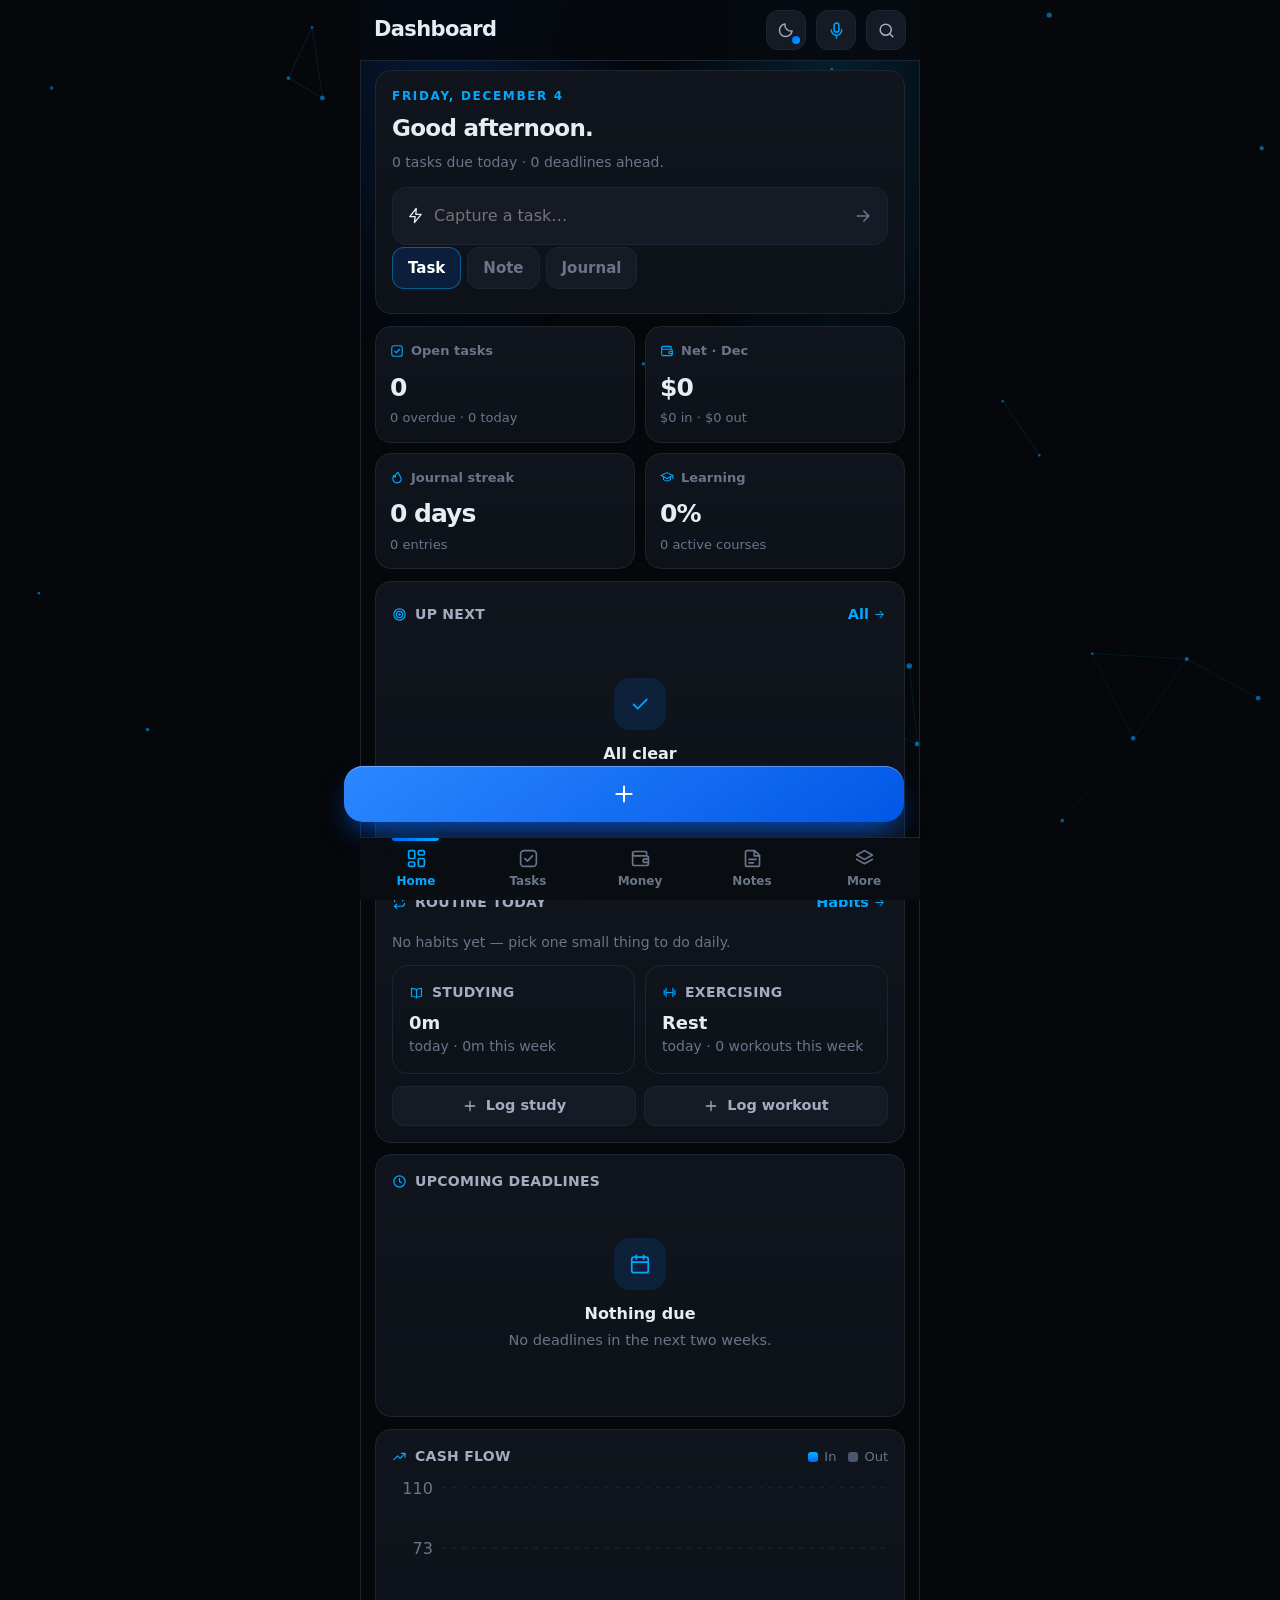
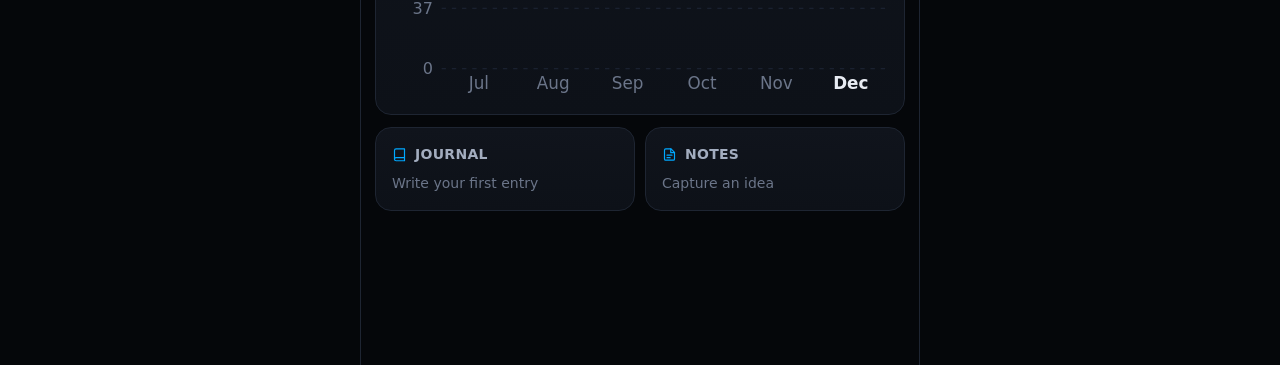
<file: m.html>
<!DOCTYPE html>
<html lang="en">
<head>
<meta charset="UTF-8">
<meta name="viewport" content="width=device-width, initial-scale=1.0, viewport-fit=cover, maximum-scale=5.0">
<meta name="color-scheme" content="dark light">
<meta name="mobile-web-app-capable" content="yes">
<meta name="apple-mobile-web-app-capable" content="yes">
<meta name="apple-mobile-web-app-title" content="Second Brain">
<meta name="apple-mobile-web-app-status-bar-style" content="black-translucent">
<link rel="apple-touch-icon" sizes="180x180" href="icon-180.png">
<link rel="icon" type="image/png" sizes="32x32" href="favicon-32.png">
<link rel="manifest" href="manifest.webmanifest">
<meta name="theme-color" content="#07090D">
<script>
  /* Every file is fetched under the page's own version, so a refresh that brings
     a new page also brings its new scripts and styles, never yesterday's. */
  window.APP_V = encodeURIComponent(document.lastModified || Date.now());
  window.loadFiles = function (files) {
    files.forEach(function (f) {
      document.write(/\.css$/.test(f)
        ? '<link rel="stylesheet" href="' + f + '?v=' + APP_V + '">'
        : '<script src="' + f + '?v=' + APP_V + '"><\/script>');
    });
  };
  loadFiles(['theme.css']);
</script>
<noscript><link rel="stylesheet" href="theme.css"></noscript>
<script>
/* Decide the theme before anything paints, or a light-mode device flashes dark.
   The full choice lives in your synced settings; this is the local mirror. */
(function () {
  try {
    var s = JSON.parse(localStorage.getItem('secondBrain.theme') || '{}');
    var mode = s.mode || 'dark';
    if (mode === 'auto') mode = matchMedia('(prefers-color-scheme: light)').matches ? 'light' : 'dark';
    document.documentElement.dataset.theme = mode;
    document.documentElement.dataset.accent = s.accent || 'blue';
    if (mode === 'light') {
      var bar = document.querySelector('meta[name="theme-color"]');
      if (bar) bar.setAttribute('content', '#F4F6FB');
    }
  } catch (e) { document.documentElement.dataset.theme = 'dark'; }
})();
</script>
<title>Second Brain</title>
<style>
/* =========================================================
   1. TOKENS — same palette as the desktop app, tuned for phones
   ========================================================= */
:root{
  color-scheme: dark;
  /* Surfaces. Every one of these is redefined for light mode in theme.css. */
  --bg:#07090D; --bg-2:#0B0E14; --bg-rgb:7,9,13;
  --surface:#10141C; --surface-2:#151A24; --surface-3:#1B2130; --surface2-rgb:21,26,36;
  --side-1:#0A0D13; --side1-rgb:10,13,19; --side-2:#07090D;          /* the sidebar's own gradient */
  --pop:#131823; --pop-2:#0E121A;              /* menus, modals, search results */
  --card-2:#0D1118; --card-pin:#101828;        /* the foot of a card gradient */
  --col-rgb:14,18,26; --veil-rgb:3,5,9;        /* board columns, and what dims behind a modal */
  --toast-bg:#141A26; --tile-1:#1F2738;
  --border:#1E2532; --border-2:#2A3345; --grid-line:#1A2130; --line-strong:#3A4458;
  --dot-rgb:255,255,255;                       /* the faint dotted texture */
  --knob-off:#8792A8; --sh-rgb:0,0,0; --on-bright-2:#04121F;
  --heat-b1:#123B5E; --heat-b2:#0F6FB8; --heat-b3:#12A0EE; --heat-b4:#5BC8FF;
  --heat-g1:#14432A; --heat-g2:#17683C; --heat-g3:#28A85D; --heat-g4:#68E39A;
  --heat-v1:#2E2461; --heat-v2:#4B36A8; --heat-v3:#7C56E8; --heat-v4:#B49BFF;
  --heat-a1:#4A3312; --heat-a2:#8A5B12; --heat-a3:#D18B1E; --heat-a4:#FBBF4E; --on-bright:#03101C;     /* text that sits on a bright fill */

  /* Text */
  --text:#E8ECF3; --text-2:#A3ADBF; --text-3:#6B7589; --text2-rgb:163,173,191;
  --text-hi:#fff;                              /* on a tinted background */
  --prose:#C5CEDC;

  /* Accent. theme.css redefines this whole block per accent colour, which is
     why the rest of the stylesheet never names a blue directly. */
  --blue:#0066FF; --blue-2:#00A8FF;
  --acc-rgb:0,102,255; --acc2-rgb:0,168,255; --accm-rgb:0,120,255;
  --acc-deep:#0057E6; --acc-up:#1A7BFF; --acc-up-hi:#3490FF; --acc-hi:#0A6DFF;
  --acc-grad-1:#3D8BFF; --acc-grad-2:#00C8FF; --acc-ring:#0A84FF;
  --acc-t:#7CC8FF; --acc-t2:#5CB3FF; --acc-t3:#4DC3FF;                             /* accent text on a dark tint */
  --blue-soft:rgba(0,120,255,.14); --blue-glow:rgba(0,140,255,.35);

  /* Status */
  --green:#22C55E; --green-d:#16A34A; --green-t:#4ADE80; --green-rgb:34,197,94; --green2-rgb:74,222,128;
  --amber:#F5A524; --amber-d:#D97706; --amber-t:#FBBF4E; --amber-rgb:245,165,36; --amber2-rgb:251,191,78;
  --red:#F43F5E; --red-d:#E11D48; --red-t:#FF7A92; --red-t2:#FF9AAD; --red-rgb:244,63,94; --red2-rgb:255,122,146;
  --violet:#8B5CF6; --violet-t:#B69CFF; --violet-rgb:139,92,246;
  --slate:var(--slate); --slate-rgb:124,138,165;

  --radius:16px;
  --shadow:0 18px 40px -16px rgba(var(--sh-rgb),.75);
  --font:"Inter","SF Pro Text",-apple-system,BlinkMacSystemFont,"Segoe UI",system-ui,Roboto,sans-serif;
  --mono:ui-monospace,"SF Mono","JetBrains Mono",Consolas,monospace;
  --ease:cubic-bezier(.2,.8,.2,1);

  /* The phone's own measurements. Without these every padding built on them
     collapses to zero and the content slides under the bars. */
  --nav-h:62px;
  --safe-b:env(safe-area-inset-bottom,0px);
  --safe-t:env(safe-area-inset-top,0px);
}
*{box-sizing:border-box;margin:0;padding:0;-webkit-tap-highlight-color:transparent}
html,body{height:100%}
body{font-family:var(--font);background:var(--bg);color:var(--text);font-size:16px;line-height:1.5;-webkit-font-smoothing:antialiased;overscroll-behavior-y:none}
button,input,select,textarea{font:inherit;color:inherit}
button{cursor:pointer;background:none;border:0}
a{color:var(--blue-2);text-decoration:none}
svg{flex-shrink:0}
[hidden]{display:none!important}
.mono{font-family:var(--mono)}
.muted{color:var(--text-3)}
.hint{font-size:14px;color:var(--text-3)}
.eyebrow{font-size:12px;text-transform:uppercase;letter-spacing:.14em;color:var(--blue-2);font-weight:700}
.txt-red{color:var(--red-t)!important}.txt-amber{color:var(--amber-t)!important}.txt-green{color:var(--green-t)!important}.txt-blue{color:var(--blue-2)!important}
.spacer{flex:1}
.row{display:flex;align-items:center;gap:10px}

/* =========================================================
   2. APP FRAME — top bar, scrolling screen, bottom nav, FAB
   ========================================================= */
.topbar{position:fixed;top:0;left:0;right:0;z-index:40;padding:calc(var(--safe-t) + 10px) 14px 10px;
  display:flex;align-items:center;gap:10px;background:rgba(var(--bg-rgb),.82);backdrop-filter:blur(16px);-webkit-backdrop-filter:blur(16px);border-bottom:1px solid var(--border)}
.topbar h1{font-size:21px;font-weight:700;letter-spacing:-.03em;flex:1;min-width:0;white-space:nowrap;overflow:hidden;text-overflow:ellipsis}
.back-btn{width:38px;height:38px;display:none;place-items:center;border-radius:12px;background:var(--surface-2);color:var(--text-2)}
body.sub .back-btn{display:grid}
.top-act{width:40px;height:40px;display:grid;place-items:center;border-radius:12px;color:var(--text-2);background:var(--surface-2);border:1px solid var(--border);transition:transform .12s}
.top-act:active{transform:scale(.92)}
.top-act[data-state="idle"]{color:var(--green)}
.top-act[data-state="syncing"]{color:var(--blue-2)}
.top-act[data-state="syncing"] svg{animation:spin 1.4s linear infinite}
.top-act[data-state="error"]{color:var(--red-t)}
.screen{padding:calc(var(--safe-t) + 70px) 14px calc(var(--nav-h) + var(--safe-b) + 92px);
  background:radial-gradient(700px 360px at 50% -10%,rgba(var(--acc-rgb),.13),transparent 65%);min-height:100vh}
.screen > *{animation:rise .32s var(--ease) both}
.screen > *:nth-child(2){animation-delay:.03s}
.screen > *:nth-child(3){animation-delay:.06s}
.screen > *:nth-child(n+4){animation-delay:.09s}

.navbar{position:fixed;left:0;right:0;bottom:0;z-index:50;display:grid;grid-template-columns:repeat(5,1fr);
  padding-bottom:var(--safe-b);background:rgba(var(--side1-rgb),.94);backdrop-filter:blur(18px);-webkit-backdrop-filter:blur(18px);border-top:1px solid var(--border)}
.navbar button{height:var(--nav-h);display:flex;flex-direction:column;align-items:center;justify-content:center;gap:3px;
  color:var(--text-3);font-size:12px;font-weight:600;position:relative;transition:color .18s}
.navbar button.on{color:var(--blue-2)}
.navbar button.on::before{content:'';position:absolute;top:0;width:26px;height:3px;border-radius:0 0 4px 4px;background:var(--blue-2);box-shadow:0 0 12px var(--blue-2)}
.navbar button:active{transform:scale(.94)}
.navbar .badge{position:absolute;top:8px;right:calc(50% - 20px);min-width:16px;height:16px;padding:0 4px;border-radius:9px;background:var(--blue);color:#fff;font-size:11.5px;line-height:16px;font-weight:700}
.fab{position:fixed;right:16px;bottom:calc(var(--nav-h) + var(--safe-b) + 16px);z-index:45;width:56px;height:56px;border-radius:19px;
  display:grid;place-items:center;color:#fff;background:linear-gradient(145deg,#2C88FF,var(--acc-deep));
  box-shadow:0 14px 30px -10px rgba(var(--acc-rgb),.85),inset 0 1px 0 rgba(255,255,255,.3);transition:transform .14s var(--ease)}
.fab:active{transform:scale(.9)}

/* =========================================================
   3. BUILDING BLOCKS
   ========================================================= */
.card{background:linear-gradient(180deg,var(--surface),var(--card-2));border:1px solid var(--border);border-radius:var(--radius);padding:16px;margin-bottom:12px;position:relative}
.card.tap{transition:transform .12s var(--ease),border-color .2s}
.card.tap:active{transform:scale(.985);border-color:rgba(var(--acc2-rgb),.4)}
.card-head{display:flex;align-items:center;justify-content:space-between;gap:10px;margin-bottom:12px}
.card-title{font-size:14px;font-weight:700;color:var(--text-2);display:flex;align-items:center;gap:8px;letter-spacing:.02em;text-transform:uppercase}
.card-title svg{color:var(--blue-2)}
.link-btn{font-size:14.5px;color:var(--blue-2);font-weight:600;display:inline-flex;align-items:center;gap:4px;padding:6px 2px}
.section-title{font-size:12.5px;text-transform:uppercase;letter-spacing:.12em;color:var(--text-3);font-weight:700;margin:20px 4px 10px;display:flex;align-items:center;gap:8px}
.section-title .n{font-family:var(--mono);background:var(--surface-2);border-radius:10px;padding:1px 7px;letter-spacing:0}
.section-title.late{color:var(--red-t)}

.btn{display:inline-flex;align-items:center;justify-content:center;gap:8px;padding:12px 16px;border-radius:13px;font-weight:600;font-size:15.5px;
  border:1px solid transparent;transition:transform .12s,background .2s;min-height:44px}
.btn:active{transform:scale(.96)}
.btn.sm{padding:8px 12px;font-size:14.5px;min-height:38px;border-radius:11px}
.btn-primary{background:linear-gradient(180deg,var(--acc-up),var(--blue));color:#fff;box-shadow:0 8px 20px -10px rgba(var(--acc-rgb),.9),inset 0 1px 0 rgba(255,255,255,.22)}
.btn-ghost{background:var(--surface-2);border-color:var(--border);color:var(--text-2)}
.btn-ghost.on{border-color:rgba(var(--acc2-rgb),.5);color:var(--blue-2);background:rgba(var(--acc-rgb),.12)}
.btn-danger{background:rgba(var(--red-rgb),.12);color:var(--red-t);border-color:rgba(var(--red-rgb),.28)}
.btn-row{display:flex;gap:8px;flex-wrap:wrap}
.btn-row .btn{flex:1;min-width:130px}
.icon-btn{width:40px;height:40px;display:grid;place-items:center;border-radius:12px;color:var(--text-3);transition:transform .12s}
.icon-btn:active{transform:scale(.9);background:var(--surface-3)}
.icon-btn.danger{color:var(--red-t)}
.icon-btn.on{color:var(--blue-2)}

.seg{display:flex;gap:6px;overflow-x:auto;scrollbar-width:none;padding:2px 0 8px;margin:0 -14px;padding-left:14px;padding-right:14px}
.seg::-webkit-scrollbar{display:none}
.seg button{flex:0 0 auto;padding:9px 15px;border-radius:12px;background:var(--surface-2);border:1px solid var(--border);
  color:var(--text-3);font-size:15px;font-weight:600;transition:all .18s;min-height:40px}
.seg button.on{background:rgba(var(--acc-rgb),.16);border-color:rgba(var(--acc2-rgb),.45);color:var(--text-hi)}
.seg button .n{font-family:var(--mono);font-size:12.5px;opacity:.75;margin-left:5px}

.chip{display:inline-flex;align-items:center;gap:5px;font-size:13px;font-weight:600;padding:3px 10px;border-radius:20px;
  background:var(--surface-3);color:var(--text-2);border:1px solid var(--border-2);white-space:nowrap}
.chip .dot{background:currentColor}
.chip.blue{background:rgba(var(--accm-rgb),.14);color:var(--acc-t);border-color:rgba(var(--accm-rgb),.3)}
.chip.green{background:rgba(var(--green-rgb),.12);color:var(--green-t);border-color:rgba(var(--green-rgb),.26)}
.chip.amber{background:rgba(var(--amber-rgb),.12);color:var(--amber-t);border-color:rgba(var(--amber-rgb),.26)}
.chip.red{background:rgba(var(--red-rgb),.12);color:var(--red-t);border-color:rgba(var(--red-rgb),.26)}
.chip.violet{background:rgba(var(--violet-rgb),.14);color:var(--violet-t);border-color:rgba(var(--violet-rgb),.3)}
.chip.slate{background:rgba(var(--slate-rgb),.12);color:var(--text-2);border-color:rgba(var(--slate-rgb),.24)}
.dot{width:7px;height:7px;border-radius:50%;display:inline-block;flex-shrink:0}
.tag{font-size:13px;color:var(--text-3);font-weight:600}
.tag::before{content:'#';color:var(--blue-2);opacity:.75}

.bar{height:7px;background:var(--surface-3);border-radius:10px;overflow:hidden}
.bar > i{display:block;height:100%;border-radius:inherit;background:linear-gradient(90deg,var(--blue),var(--blue-2));max-width:100%;
  box-shadow:0 0 10px rgba(var(--acc2-rgb),.45);animation:fill .8s var(--ease) both}
.bar.green > i{background:linear-gradient(90deg,var(--green-d),var(--green-t))}
.bar.amber > i{background:linear-gradient(90deg,var(--amber-d),var(--amber-t))}
.bar.red > i{background:linear-gradient(90deg,var(--red-d),var(--red-t))}

.stat-grid{display:grid;grid-template-columns:1fr 1fr;gap:10px;margin-bottom:12px}
.stat{background:linear-gradient(180deg,var(--surface),var(--card-2));border:1px solid var(--border);border-radius:var(--radius);padding:14px;overflow:hidden;position:relative}
.stat .label{font-size:13px;color:var(--text-3);font-weight:600;display:flex;align-items:center;gap:7px}
.stat .label svg{color:var(--blue-2)}
.stat .value{font-size:25px;font-weight:700;letter-spacing:-.04em;margin:8px 0 2px;font-variant-numeric:tabular-nums;white-space:nowrap;overflow:hidden;text-overflow:ellipsis}
.stat .sub{font-size:13px;color:var(--text-3);white-space:nowrap;overflow:hidden;text-overflow:ellipsis}

.list > * + *{border-top:1px solid var(--border)}
.item{display:flex;align-items:center;gap:12px;padding:13px 2px;min-height:56px}
button.item{width:100%;text-align:left;background:none;border:0;color:inherit;font:inherit}
button.item:active{opacity:.6}
.ic-dot{width:30px;height:30px;border-radius:10px;flex-shrink:0}
.charge-note{display:flex;gap:10px;align-items:flex-start;margin:10px 2px 0;padding:13px 14px;
  background:var(--surface-2);border:1px solid var(--border);border-radius:var(--radius);
  font-size:13.5px;line-height:1.6;color:var(--text-2)}
.charge-note input{width:19px;height:19px;flex-shrink:0;margin-top:1px;accent-color:var(--blue)}
.charge-note b{color:var(--text);font-weight:600}
.item .grow{flex:1;min-width:0}
.item .t{font-weight:600;font-size:15.5px;overflow:hidden;text-overflow:ellipsis;white-space:nowrap}
.item .s{font-size:14px;color:var(--text-3);display:flex;align-items:center;gap:7px;flex-wrap:wrap;margin-top:3px}
.item.done .t{color:var(--text-3);text-decoration:line-through}
.check{width:26px;height:26px;border-radius:9px;border:2px solid var(--line-strong);display:grid;place-items:center;flex-shrink:0;color:transparent;transition:all .2s}
.check.on{background:linear-gradient(135deg,var(--blue),var(--blue-2));border-color:transparent;color:#fff;animation:pop .3s var(--ease)}
.date-block{width:46px;height:48px;border-radius:12px;background:var(--surface-2);border:1px solid var(--border);
  display:flex;flex-direction:column;align-items:center;justify-content:center;flex-shrink:0;line-height:1.1}
.date-block b{font-size:18px;font-weight:700}
.date-block span{font-size:11.5px;text-transform:uppercase;letter-spacing:.07em;color:var(--text-3)}
.date-block.late{border-color:rgba(var(--red-rgb),.4);background:rgba(var(--red-rgb),.08)}
.date-block.late b{color:var(--red-t)}
.date-block.soon{border-color:rgba(var(--acc2-rgb),.4);background:rgba(var(--acc-rgb),.1)}
.date-block.soon b{color:var(--blue-2)}
.when{font-size:13.5px;font-weight:700;color:var(--text-3);white-space:nowrap}
.amt{font-family:var(--mono);font-weight:600;font-variant-numeric:tabular-nums;white-space:nowrap}
.amt.Income{color:var(--acc-t3)}
.tx-ico{width:34px;height:34px;border-radius:11px;display:grid;place-items:center;flex-shrink:0}
.tx-ico.Income{background:rgba(var(--acc2-rgb),.15);color:var(--blue-2)}
.tx-ico.Expense{background:rgba(var(--slate-rgb),.13);color:var(--text-2)}

.empty{text-align:center;padding:34px 16px;color:var(--text-3)}
.empty .e-ico{width:52px;height:52px;border-radius:16px;margin:0 auto 12px;display:grid;place-items:center;background:var(--blue-soft);color:var(--blue-2)}
.empty h4{color:var(--text);font-size:16px;margin-bottom:4px;font-weight:700}
.empty p{font-size:14.5px;margin-bottom:14px}
.capture{display:flex;align-items:center;gap:10px;background:var(--surface-2);border:1px solid var(--border);border-radius:14px;padding:4px 4px 4px 14px}
.capture input{flex:1;background:none;border:0;outline:none;padding:12px 0;min-width:0;font-size:16px}
.grid-2{display:grid;grid-template-columns:1fr 1fr;gap:10px}
.prose li.chk{list-style:none;margin-left:-18px;display:flex;gap:9px;align-items:flex-start}
.prose li.chk.done > span{color:var(--text-3);text-decoration:line-through}
.chk-box{width:21px;height:21px;flex-shrink:0;margin-top:1px;border-radius:7px;border:1.5px solid var(--line-strong);
  background:none;display:grid;place-items:center;color:transparent;cursor:pointer;padding:0}
.chk-box.on{background:linear-gradient(135deg,var(--blue),var(--blue-2));border-color:transparent;color:#fff}
.note-progress{display:flex;align-items:center;gap:8px;margin-top:9px;font-size:13px;color:var(--text-3)}
.chip.remind{color:var(--blue-2);border-color:rgba(var(--acc2-rgb),.3)}
.chip.remind.past{color:var(--text-3);border-color:var(--border)}
.c-tasks{margin-top:12px;padding-top:12px;border-top:1px solid var(--border)}
.c-tasks-head{display:flex;align-items:center;gap:7px;font-size:13px;font-weight:600;color:var(--text-2);margin-bottom:8px}
.c-tasks-head .hint{margin-left:auto;font-weight:500}
.c-tasks-list{display:flex;flex-direction:column;gap:2px;margin-bottom:8px}
.ct-add{display:flex;gap:6px;align-items:center;flex-wrap:wrap}
.ct-add .ct-title{flex:1 1 100%;min-width:0}
.ct-add .ct-due{flex:1;min-width:0}
.ct-add .input.sm{font-size:16px}
.cl-head{display:flex;align-items:center;gap:7px;margin:14px 0 8px;font-size:12.5px;font-weight:600;color:var(--text-2)}
.cl-count{font-weight:500;color:var(--text-3)}
.cl-list{display:flex;flex-direction:column;gap:6px}
.cl-row{display:flex;align-items:center;gap:9px}
.cl-quick{font-size:16px}
.cl-row .chk-box{margin-top:0;color:transparent}
.cl-row .chk-box.on{color:#fff}
.cl-row .cl-text{flex:1;min-width:0}
.cl-row.done .cl-text{color:var(--text-3);text-decoration:line-through}
.cl-add{margin-top:8px}
.cl-quick-wrap{display:flex;align-items:center;gap:8px;margin-top:8px;color:var(--text-3)}
.cl-quick{flex:1;min-width:0;background:none;border:0;border-bottom:1px dashed var(--border);color:var(--text);font:inherit;padding:5px 0;outline:none}
.cl-quick:focus{border-bottom-color:var(--blue)}
.cat-row{display:flex;align-items:center;gap:10px;margin-bottom:8px}
.cat-row .input{flex:1;min-width:0}
.cat-row .hint{white-space:nowrap}
.cat-new{margin-top:14px;padding-top:14px;border-top:1px solid var(--border)}
.note-progress .bar{flex:1;max-width:120px}
.prose{font-size:16px;line-height:1.75;color:var(--prose)}
.prose p{margin:0 0 12px}
.prose ul{margin:0 0 12px 18px}
.prose li{margin-bottom:5px}
.prose li::marker{color:var(--blue-2)}
.prose h4{font-size:16px;color:var(--text);margin:14px 0 7px}
.prose strong{color:var(--text-hi)}
.prose code{font-family:var(--mono);font-size:.87em;background:var(--surface-3);padding:1px 6px;border-radius:5px;color:var(--acc-t)}
.clamp{display:-webkit-box;-webkit-line-clamp:3;-webkit-box-orient:vertical;overflow:hidden}
.heatmap{display:grid;grid-template-rows:repeat(7,10px);grid-auto-flow:column;grid-auto-columns:10px;gap:3px;overflow-x:auto;padding-bottom:4px}
.heatmap i{border-radius:3px;background:var(--surface-3);display:block}
.heatmap i.future{background:transparent}
.heatmap i.today{outline:1px solid var(--blue-2);outline-offset:1px}
.ring .ring-bg{stroke:var(--surface-3);fill:none}
.ring .ring-fg{stroke:url(#ringGrad);fill:none;stroke-linecap:round}
.ring text{fill:var(--text);font-size:16px;font-weight:700;font-family:var(--font)}
.chart{width:100%;height:auto;display:block}
.chart .grid{stroke:var(--grid-line);stroke-dasharray:3 4}
.chart .axis{fill:var(--text-3);font-size:12.5px;font-family:var(--font)}
.chart .axis.cur{fill:var(--text);font-weight:700}
.legend{display:flex;gap:12px;font-size:13px;color:var(--text-3)}
.legend span{display:inline-flex;align-items:center;gap:6px}
.legend i{width:10px;height:10px;border-radius:3px;display:inline-block}
.more-grid{display:grid;grid-template-columns:1fr 1fr;gap:12px}
.more-tile{background:linear-gradient(180deg,var(--surface),var(--card-2));border:1px solid var(--border);border-radius:var(--radius);
  padding:18px 16px;display:flex;flex-direction:column;gap:10px;align-items:flex-start;min-height:104px;transition:transform .12s var(--ease)}
.more-tile:active{transform:scale(.97)}
.more-tile .ic{width:40px;height:40px;border-radius:13px;display:grid;place-items:center;background:var(--blue-soft);color:var(--blue-2)}
.more-tile b{font-size:16px}
.more-tile span{font-size:13.5px;color:var(--text-3)}

/* =========================================================
   4. SHEETS (modals), FORMS, TOASTS — class names match the desktop app
   ========================================================= */
.overlay{position:fixed;inset:0;background:rgba(var(--veil-rgb),.7);backdrop-filter:blur(5px);-webkit-backdrop-filter:blur(5px);
  z-index:100;display:flex;align-items:flex-end;animation:fade .2s ease}
.overlay.closing{animation:fadeOut .18s ease forwards}
.overlay.closing .modal{animation:sheetOut .2s ease forwards}
.modal{width:100%;max-height:92vh;overflow-y:auto;-webkit-overflow-scrolling:touch;background:linear-gradient(180deg,var(--toast-bg),var(--pop-2));
  border:1px solid var(--border-2);border-bottom:0;border-radius:24px 24px 0 0;box-shadow:0 -20px 60px rgba(var(--sh-rgb),.7);
  padding-bottom:var(--safe-b);animation:sheetIn .3s var(--ease)}
.modal::before{content:'';display:block;width:42px;height:4px;border-radius:4px;background:var(--border-2);margin:10px auto 0}
.modal-head{display:flex;align-items:flex-start;justify-content:space-between;gap:12px;padding:14px 18px 4px}
.modal-head h3{font-size:19px;font-weight:700;letter-spacing:-.02em}
.modal-body{padding:14px 18px 18px}
.modal-foot{display:flex;gap:10px;padding:12px 18px calc(16px + var(--safe-b));border-top:1px solid var(--border);
  position:sticky;bottom:0;background:rgba(var(--side1-rgb),.95);backdrop-filter:blur(12px)}
.modal-foot .btn{flex:1}
.modal-foot{flex-wrap:wrap}
.modal-foot .btn[data-del]{flex:0 0 100%;order:3;margin-right:0!important}
.modal-foot .hint{display:none}
.form-grid{display:grid;grid-template-columns:1fr;gap:14px}
.field{display:flex;flex-direction:column;gap:7px;min-width:0}
.field > label{font-size:14px;font-weight:700;color:var(--text-2)}
.field .req{color:var(--blue-2)}
.input,.select{width:100%;background:var(--surface-2);border:1px solid var(--border);border-radius:13px;padding:13px 14px;
  outline:none;font-size:16.5px;transition:border-color .2s,box-shadow .2s;min-height:48px}
.input:focus,.select:focus{border-color:var(--blue);box-shadow:0 0 0 4px rgba(var(--acc-rgb),.18)}
.input::placeholder{color:var(--text-3)}
.select{appearance:none;-webkit-appearance:none;padding-right:38px;
  background-image:url("data:image/svg+xml,%3Csvg xmlns='http://www.w3.org/2000/svg' width='12' height='12' viewBox='0 0 24 24' fill='none' stroke='%236B7589' stroke-width='2.5' stroke-linecap='round'%3E%3Cpath d='m6 9 6 6 6-6'/%3E%3C/svg%3E");background-repeat:no-repeat;background-position:right 14px center}
.select option{background:var(--surface-2)}
textarea.input{resize:vertical;min-height:120px;line-height:1.6}
.field.invalid .input,.field.invalid .select{border-color:var(--red);box-shadow:0 0 0 4px rgba(var(--red-rgb),.15)}
.range-wrap{display:flex;align-items:center;gap:14px;height:48px}
.range-wrap output{font-family:var(--mono);font-size:15px;width:46px;text-align:right;color:var(--blue-2)}
input[type=range]{-webkit-appearance:none;appearance:none;flex:1;height:8px;border-radius:8px;
  background:linear-gradient(90deg,var(--blue),var(--blue-2)) 0/var(--p,0%) 100% no-repeat,var(--surface-3);outline:none}
input[type=range]::-webkit-slider-thumb{-webkit-appearance:none;width:26px;height:26px;border-radius:50%;background:#fff;border:4px solid var(--acc-ring);box-shadow:0 2px 8px rgba(var(--sh-rgb),.5)}
.toggle{display:flex;align-items:center;gap:12px;font-size:15px;color:var(--text-2);min-height:48px}
.toggle input{position:absolute;opacity:0;pointer-events:none}
.toggle span{width:46px;height:28px;border-radius:20px;background:var(--surface-3);border:1px solid var(--border-2);position:relative;transition:.2s;flex-shrink:0}
.toggle span::after{content:'';position:absolute;top:2px;left:2px;width:22px;height:22px;border-radius:50%;background:var(--knob-off);transition:.2s var(--ease)}
.toggle input:checked + span{background:var(--blue);border-color:var(--blue)}
.toggle input:checked + span::after{left:20px;background:#fff}
.mood-pick{display:flex;gap:8px;flex-wrap:wrap}
.mood-pick button{display:inline-flex;align-items:center;gap:7px;padding:11px 14px;border-radius:12px;border:1px solid var(--border);
  background:var(--surface-2);color:var(--text-2);font-size:15px;min-height:44px}
.mood-pick button.on{border-color:var(--c);background:color-mix(in srgb,var(--c) 20%,transparent);color:var(--text-hi)}
.set-section{padding:16px 0 4px;border-top:1px solid var(--border);margin-top:16px}
.set-section h4{font-size:15px;font-weight:700;margin-bottom:5px}
.set-section p{font-size:14.5px;color:var(--text-3);margin-bottom:12px}
.sync-state{display:flex;align-items:center;gap:10px;background:var(--surface-2);border:1px solid var(--border);border-radius:13px;padding:13px 15px;font-size:15px;font-weight:600}
.sync-dot{width:9px;height:9px;border-radius:50%;background:var(--text-3);flex-shrink:0}
[data-state="idle"] .sync-dot{background:var(--green);box-shadow:0 0 10px rgba(var(--green-rgb),.6)}
[data-state="syncing"] .sync-dot{background:var(--blue-2);animation:pulse 1.2s infinite}
[data-state="error"] .sync-dot{background:var(--red)}
.modal code{font-family:var(--mono);font-size:.85em;background:var(--surface-3);padding:2px 6px;border-radius:5px;color:var(--acc-t);word-break:break-all}

.toasts{position:fixed;left:12px;right:12px;bottom:calc(var(--nav-h) + var(--safe-b) + 14px);z-index:200;display:flex;flex-direction:column;gap:8px;pointer-events:none}
.toast{pointer-events:auto;display:flex;align-items:center;gap:11px;background:#151B27;border:1px solid var(--border-2);
  padding:13px 14px;border-radius:14px;box-shadow:0 14px 34px rgba(var(--sh-rgb),.6);font-size:15px;animation:riseIn .3s var(--ease)}
.toast.out{animation:fadeOut .25s ease forwards}
.toast .t-ico{width:26px;height:26px;border-radius:50%;background:rgba(var(--acc2-rgb),.18);color:var(--blue-2);display:grid;place-items:center;flex-shrink:0}
.toast.error .t-ico{background:rgba(var(--red-rgb),.18);color:var(--red-t)}
.toast button{margin-left:auto;color:var(--blue-2);font-weight:700;padding:6px 10px;border-radius:8px}

/* Full-screen search */
.search-wrap{position:fixed;inset:0;z-index:90;background:var(--bg);display:none;flex-direction:column;padding-top:var(--safe-t)}
.search-wrap.open{display:flex;animation:fade .2s ease}
.search-head{display:flex;align-items:center;gap:10px;padding:12px 14px;border-bottom:1px solid var(--border)}
.search-head input{flex:1;background:var(--surface-2);border:1px solid var(--border);border-radius:13px;padding:12px 14px;outline:none;font-size:16.5px;min-height:48px}
.search-results{flex:1;overflow-y:auto;padding:8px 14px calc(var(--safe-b) + 20px)}
.sr-group{font-size:12px;text-transform:uppercase;letter-spacing:.11em;color:var(--text-3);padding:14px 2px 6px;font-weight:700}
.sr-item{display:flex;align-items:center;gap:12px;width:100%;text-align:left;padding:12px 10px;border-radius:13px;background:var(--surface);border:1px solid var(--border);margin-bottom:8px}
.sr-item:active{background:var(--surface-3)}
.sr-item .sr-ico{width:34px;height:34px;border-radius:11px;display:grid;place-items:center;background:var(--surface-3);color:var(--blue-2);flex-shrink:0}
.sr-item > div{min-width:0}
.sr-title{font-weight:600;overflow:hidden;text-overflow:ellipsis;white-space:nowrap}
.sr-meta{font-size:14px;color:var(--text-3);overflow:hidden;text-overflow:ellipsis;white-space:nowrap}
mark{background:rgba(var(--acc2-rgb),.3);color:var(--text-hi);border-radius:3px;padding:0 2px}

@keyframes rise{from{opacity:0;transform:translateY(12px)}to{opacity:1;transform:none}}
@keyframes riseIn{from{opacity:0;transform:translateY(16px)}}
@keyframes sheetIn{from{transform:translateY(100%)}}
@keyframes sheetOut{to{transform:translateY(100%)}}
@keyframes fade{from{opacity:0}}
@keyframes fadeOut{to{opacity:0}}
@keyframes fill{from{transform:scaleX(0);transform-origin:left}}
@keyframes pop{0%{transform:scale(.8)}55%{transform:scale(1.15)}100%{transform:scale(1)}}
@keyframes pulse{0%{box-shadow:0 0 0 0 rgba(var(--acc2-rgb),.7)}100%{box-shadow:0 0 0 9px rgba(var(--acc2-rgb),0)}}
@keyframes spin{to{transform:rotate(360deg)}}
@media (prefers-reduced-motion:reduce){*,*::before,*::after{animation-duration:.001ms!important;transition-duration:.001ms!important}}
/* Tablets and desktop browsers: centre the phone layout instead of stretching it */
@media (min-width:620px){
  body{background:#05070A}
  .topbar,.navbar,.toasts,.fab{max-width:560px;left:50%;transform:translateX(-50%);right:auto;width:100%}
  .fab{transform:none;left:auto;right:max(16px,calc(50% - 264px))}
  .fab:active{transform:scale(.9)}
  .screen{max-width:560px;margin:0 auto;border-left:1px solid var(--border);border-right:1px solid var(--border)}
  .overlay{align-items:center}
  .modal{max-width:560px;margin:0 auto;border-radius:24px;border-bottom:1px solid var(--border-2)}
  .search-wrap{max-width:560px;left:50%;transform:translateX(-50%)}
}

/* Credit-card switcher */
.cc-rail{display:flex;gap:12px;overflow-x:auto;scroll-snap-type:x mandatory;margin:0 -14px 12px;padding:4px 14px 10px;scrollbar-width:none}
.cc-rail::-webkit-scrollbar{display:none}
.cc-tile{flex:0 0 76%;scroll-snap-align:center;height:150px;border-radius:20px;padding:16px 18px;display:flex;flex-direction:column;justify-content:space-between;text-align:left;color:#fff;background:var(--cc,linear-gradient(135deg,var(--surface-3),var(--surface)));border:1px solid rgba(255,255,255,.08);position:relative;overflow:hidden;opacity:.62;transition:transform .22s var(--ease),opacity .22s,box-shadow .22s;box-shadow:0 12px 28px -20px rgba(var(--sh-rgb),.9)}
.cc-tile::after{content:'';position:absolute;right:-50px;top:-70px;width:180px;height:180px;border-radius:50%;background:radial-gradient(circle,rgba(255,255,255,.17),transparent 65%);pointer-events:none}
.cc-tile:active{transform:scale(.97)}
.cc-tile.on{opacity:1;box-shadow:0 16px 34px -14px rgba(var(--accm-rgb),.7),0 0 0 2px var(--blue-2)}
.cc-all{background:linear-gradient(135deg,var(--tile-1),var(--pop-2))}
.cc-top{display:flex;justify-content:space-between;align-items:flex-start;gap:10px;position:relative;z-index:1}
.cc-name{font-weight:700;font-size:15.5px;line-height:1.25}
.cc-chip{width:32px;height:23px;border-radius:5px;flex-shrink:0;background:linear-gradient(135deg,#F7DD93,#C79F45)}
.cc-owed{font-size:24px;font-weight:700;letter-spacing:-.03em;font-variant-numeric:tabular-nums;position:relative;z-index:1}
.cc-sub{font-size:13.5px;opacity:.85;position:relative;z-index:1}
.cc-detail{animation:ccIn .28s var(--ease)}
@keyframes ccIn{from{opacity:0;transform:translateY(8px)}}
.cc-swatch{width:42px;height:28px;border-radius:7px;flex-shrink:0;background:var(--cc)}

/* paid / unpaid toggle on card charges */
.pay-pill{display:inline-flex;align-items:center;gap:6px;min-height:32px;padding:5px 13px;border-radius:20px;font-size:14px;font-weight:700;white-space:nowrap;border:1px solid rgba(var(--red-rgb),.38);background:rgba(var(--red-rgb),.12);color:var(--red-t);transition:transform .1s}
.pay-pill::before{content:'';width:7px;height:7px;border-radius:50%;background:currentColor}
.pay-pill.on{border-color:rgba(var(--green-rgb),.38);background:rgba(var(--green-rgb),.13);color:var(--green-t)}
.pay-pill:active{transform:scale(.92)}
.pay-pill.busy{opacity:.7}
.pay-pill[disabled]{opacity:.35}
.item.paid .grow,.item.paid .amt{opacity:.5}
.charge-end{display:flex;flex-direction:column;align-items:flex-end;gap:6px}

/* ---------- trackers: habits, studying, exercising ---------- */
.cal{display:flex;flex-direction:column;gap:6px}
.cal-head,.cal-grid{display:grid;grid-template-columns:repeat(7,minmax(0,1fr));gap:5px}
.cal-head span{font-size:12px;text-transform:uppercase;letter-spacing:.08em;color:var(--text-3);text-align:center;font-weight:600}
.cal-day{aspect-ratio:1;border-radius:8px;background:var(--surface-3);display:grid;place-items:center;font-family:var(--mono);font-size:12.5px;color:var(--text-3);border:1px solid transparent}
.cal-day.pad{background:transparent}
.cal-day.lit{color:var(--on-bright);font-weight:700}
.cal-day.today{border-color:var(--blue-2)}
.cal-day.future{opacity:.35}
.cal-day.tap:active{transform:scale(.92)}
.cal.mini{gap:3px}
.cal.mini .cal-grid{gap:2px}
.cal.mini .cal-day{border-radius:2px;font-size:0}
.year-grid{display:grid;grid-template-columns:1fr 1fr;gap:14px}
.year-grid h5{font-size:12px;font-weight:600;color:var(--text-2);margin-bottom:6px;text-transform:uppercase;letter-spacing:.07em}
.year-grid .m-sub{font-size:12px;color:var(--text-3);font-family:var(--mono);margin-top:5px}
.heat-legend{display:flex;align-items:center;gap:5px;font-size:12.5px;color:var(--text-3)}
.heat-legend i{width:11px;height:11px;border-radius:3px;display:block}
.week-dots{display:flex;gap:5px}
.week-dots i{width:16px;height:16px;border-radius:5px;background:var(--surface-3);display:block}
.week-dots i.on{background:var(--c,var(--blue-2))}
.week-dots i.now{outline:1px solid var(--blue-2);outline-offset:1.5px}
.habit-check{width:28px;height:28px;border-radius:9px;border:2px solid var(--line-strong);display:grid;place-items:center;flex-shrink:0;color:transparent;transition:all .2s}
.habit-check.on{background:var(--c,var(--blue-2));border-color:transparent;color:var(--on-bright-2)}
.habit-check:active{transform:scale(.9)}
.h-dot{width:9px;height:9px;border-radius:50%;background:var(--c,var(--blue-2));flex-shrink:0}
.day-head{display:flex;justify-content:space-between;align-items:center;gap:10px;padding:14px 2px 6px;font-size:12px;text-transform:uppercase;letter-spacing:.09em;color:var(--blue-2);font-weight:600;border-bottom:1px solid var(--border)}
.day-head b{font-family:var(--mono);font-size:12.5px;color:var(--text-3);letter-spacing:0;text-transform:none}
.row-gap{display:flex;align-items:center;gap:10px;flex-wrap:wrap}

/* Notifications panel */
.nf-phone{margin-top:12px}
.nf-phone[hidden],#nfToField[hidden]{display:none}
.notify-list{display:flex;flex-direction:column;gap:2px}
.notify-row{display:flex;align-items:center;gap:12px;padding:10px 10px;border-radius:12px;border:1px solid transparent;flex-wrap:wrap}
.notify-row:hover{background:var(--surface-2)}
.notify-row.on{border-color:rgba(var(--acc2-rgb),.25);background:rgba(var(--acc-rgb),.06)}
.notify-row .grow{flex:1;min-width:160px}
.notify-row .grow b{font-size:15px;font-weight:600}
.notify-row .hint{font-size:13.5px}
.notify-row .toggle{height:auto;min-height:0}
.nf-checks{display:flex;flex-direction:column;gap:7px;margin-top:4px}
.nf-check{display:flex;gap:10px;align-items:flex-start;font-size:13px;color:var(--text-2)}
.nf-check > span{width:19px;height:19px;flex-shrink:0;border-radius:50%;display:grid;place-items:center;
  font-size:11px;background:rgba(var(--red-rgb),.16);color:var(--red-t)}
.nf-check.ok > span{background:rgba(var(--green-rgb),.16);color:var(--green-t)}
.nf-check b{display:block;color:var(--text);font-weight:600;font-size:13px}
.nf-check i{font-style:normal;font-size:11.5px;color:var(--text-3)}
.input.sm,.select.sm{padding:6px 10px;font-size:14.5px;min-height:36px;width:auto;min-width:96px}
.nf-daily{width:96px;text-align:center}
</style>
</head>
<body>
<header class="topbar">
  <button class="back-btn" id="backBtn" aria-label="Back"><svg data-icon="chevL" data-size="20"></svg></button>
  <h1 id="pageTitle">Dashboard</h1>
  <button class="top-act" id="searchBtn" aria-label="Search"><svg data-icon="search" data-size="19"></svg></button>
</header>

<main class="screen" id="view"></main>

<button class="fab" id="fab" aria-label="Add"><svg data-icon="plus" data-size="26"></svg></button>

<nav class="navbar" id="nav"></nav>

<div class="search-wrap" id="searchWrap">
  <div class="search-head">
    <input id="searchInput" type="search" placeholder="Search everything…" autocomplete="off" spellcheck="false" aria-label="Search">
    <button class="btn btn-ghost sm" id="searchClose">Done</button>
  </div>
  <div class="search-results" id="searchResults"></div>
</div>

<div class="toasts" id="toasts" aria-live="polite"></div>
<span id="pulse" hidden></span><span id="saveState" hidden></span>
<svg width="0" height="0" style="position:absolute" aria-hidden="true"><defs><linearGradient id="ringGrad" x1="0" y1="0" x2="1" y2="1"><stop offset="0" stop-color="#0066FF"/><stop offset="1" stop-color="#00C8FF"/></linearGradient></defs></svg>

<script>
'use strict';
/* =========================================================
   1. CONSTANTS — shared lists (mirrored in the Excel "Lists" sheet)
   ========================================================= */
const STORE_KEY = 'secondBrain.data.v1';
const LISTS = {
  projectStatus: ['Planning', 'Active', 'On Hold', 'Completed'],
  priority: ['High', 'Medium', 'Low'],
  areas: ['Work', 'Personal', 'Learning', 'Health', 'Side Project'],
  taskStatus: ['To Do', 'In Progress', 'Done'],
  txType: ['Income', 'Expense'],
  incomeCats: ['Salary', 'Freelance', 'Investments', 'Gifts', 'Other Income'],
  expenseCats: ['Housing', 'Food', 'Transport', 'Utilities', 'Subscriptions', 'Health', 'Entertainment', 'Education', 'Shopping', 'Other'],
  accounts: ['Checking', 'Savings', 'Credit Card', 'Cash'],
  courseStatus: ['Not Started', 'In Progress', 'Paused', 'Completed'],
  noteCats: ['Ideas', 'Reference', 'Work', 'Learning', 'Personal', 'Meeting'],
  moods: ['Rough', 'Low', 'Okay', 'Good', 'Great'], // mood value = index + 1
  habitCats: ['Health', 'Fitness', 'Learning', 'Mind', 'Work', 'Finance', 'Other'],
  studyKinds: ['Reading', 'Practice', 'Lecture', 'Revision', 'Project', 'Exam prep'],
  workoutTypes: ['Strength', 'Cardio', 'Mobility', 'Sport', 'Walk', 'Other'],
  intensity: ['Easy', 'Moderate', 'Hard']
};
/* Habit colours — the swatch a habit is drawn in everywhere it appears */
const HABIT_COLORS = [
  { v: '#00A8FF', l: 'Blue' }, { v: '#22C55E', l: 'Green' }, { v: '#F5A524', l: 'Amber' },
  { v: '#8B5CF6', l: 'Violet' }, { v: '#F43F5E', l: 'Rose' }, { v: '#00D1B2', l: 'Teal' }, { v: '#FF8A5B', l: 'Coral' }
];
/* Heatmap ramps — index 0 is the lightest shade, 3 the strongest day */
// Four steps from "barely" to "a lot". Tokens, not colours, because the ramp
// has to run pale-to-strong on a light page and dark-to-bright on a dark one.
const HEAT_RAMPS = {
  blue:   ['var(--heat-b1)', 'var(--heat-b2)', 'var(--heat-b3)', 'var(--heat-b4)'],
  green:  ['var(--heat-g1)', 'var(--heat-g2)', 'var(--heat-g3)', 'var(--heat-g4)'],
  violet: ['var(--heat-v1)', 'var(--heat-v2)', 'var(--heat-v3)', 'var(--heat-v4)'],
  amber:  ['var(--heat-a1)', 'var(--heat-a2)', 'var(--heat-a3)', 'var(--heat-a4)']
};
const MOOD_COLORS = ['#F43F5E', '#F5A524', '#7C8AA5', '#3D9BFF', '#00D1FF'];
const STATUS_TONE = { Planning: 'violet', Active: 'blue', 'On Hold': 'amber', Completed: 'green', 'Not Started': 'slate', 'In Progress': 'blue', Paused: 'amber', 'To Do': 'slate', Done: 'green' };
const PRIO_RANK = { High: 0, Medium: 1, Low: 2 };
const CAT_COLORS = ['#00A8FF', '#1A8CFF', '#0066FF', '#4F6BFF', '#6C7EF5', '#5B6B8C', '#4A5670', '#3B455A', '#323A4C', '#2A3140'];

const VIEWS = {
  dashboard: { title: 'Dashboard', sub: 'Your life at a glance', icon: 'grid', group: 'Overview' },
  projects:  { title: 'Projects', sub: 'Everything you are building', icon: 'folder', group: 'Productivity', add: 'projects' },
  tasks:     { title: 'Tasks', sub: 'What needs to get done', icon: 'tasks', group: 'Productivity', add: 'tasks' },
  habits:    { title: 'Habits', sub: 'Small things, done daily', icon: 'repeat', group: 'Routine', add: 'habits' },
  study:     { title: 'Studying', sub: 'Sessions, hours and streaks', icon: 'bookOpen', group: 'Routine', add: 'study' },
  exercise:  { title: 'Exercising', sub: 'Workouts, volume and rest days', icon: 'dumbbell', group: 'Routine', add: 'workouts' },
  courses:   { title: 'Courses', sub: 'What you are learning right now', icon: 'cap', group: 'Knowledge', add: 'courses' },
  notes:     { title: 'Notes', sub: 'Ideas, references and knowledge', icon: 'note', group: 'Knowledge', add: 'notes' },
  journal:   { title: 'Journal', sub: 'Reflect, record, remember', icon: 'book', group: 'Life', add: 'journal' },
  finances:  { title: 'Finances', sub: 'Income, spending, budgets and goals', icon: 'wallet', group: 'Life', add: 'transactions' },
  car:       { title: 'Car Maintenance', sub: 'Fuel and service, live from your Google Sheet', icon: 'car', group: 'Life' }
};
const TYPE_META = {
  projects: { label: 'Projects', icon: 'folder', view: 'projects' },
  tasks: { label: 'Tasks', icon: 'tasks', view: 'tasks' },
  transactions: { label: 'Transactions', icon: 'wallet', view: 'finances', tab: 'transactions' },
  budgets: { label: 'Budgets', icon: 'pie', view: 'finances', tab: 'budgets' },
  goals: { label: 'Goals', icon: 'target', view: 'finances', tab: 'goals' },
  journal: { label: 'Journal', icon: 'book', view: 'journal' },
  habits: { label: 'Habits', icon: 'repeat', view: 'habits' },
  study: { label: 'Study sessions', icon: 'bookOpen', view: 'study' },
  workouts: { label: 'Workouts', icon: 'dumbbell', view: 'exercise' },
  courses: { label: 'Courses', icon: 'cap', view: 'courses' },
  notes: { label: 'Notes', icon: 'note', view: 'notes' },
  fuel: { label: 'Fuel', icon: 'car', view: 'car' },
  service: { label: 'Service', icon: 'car', view: 'car' }
};

/* =========================================================
   2. UTILITIES
   ========================================================= */
const $ = (s, el = document) => el.querySelector(s);
const $$ = (s, el = document) => [...el.querySelectorAll(s)];
let _uidCounter = 0;
const uid = () => Date.now().toString(36) + (_uidCounter++).toString(36) + Math.random().toString(36).slice(2, 6);
const esc = s => String(s ?? '').replace(/[&<>"']/g, c => ({ '&': '&amp;', '<': '&lt;', '>': '&gt;', '"': '&quot;', "'": '&#39;' }[c]));
const pad = n => String(n).padStart(2, '0');
const toDateStr = d => `${d.getFullYear()}-${pad(d.getMonth() + 1)}-${pad(d.getDate())}`;
const today = () => toDateStr(new Date());
const addDays = (n, base = new Date()) => { const d = new Date(base); d.setDate(d.getDate() + n); return toDateStr(d); };
const parseDate = s => { const [y, m, d] = String(s).split('-').map(Number); return new Date(y, m - 1, d); };
const daysUntil = s => { if (!s) return null; const t = new Date(); t.setHours(0, 0, 0, 0); return Math.round((parseDate(s) - t) / 86400000); };
const fmtDate = (s, opts = { month: 'short', day: 'numeric' }) => s ? parseDate(s).toLocaleDateString(undefined, opts) : '—';
const relDay = s => {
  const n = daysUntil(s); if (n === null) return '';
  if (n === 0) return 'Today'; if (n === 1) return 'Tomorrow'; if (n === -1) return 'Yesterday';
  if (n < 0) return `${-n} days overdue`; if (n < 7) return `In ${n} days`; return fmtDate(s);
};
const ago = s => { const n = -daysUntil(s); if (n <= 0) return 'Today'; if (n === 1) return 'Yesterday'; if (n < 30) return `${n} days ago`; return fmtDate(s); };
const shiftMonth = (m, delta) => { const [y, mo] = m.split('-').map(Number); const d = new Date(y, mo - 1 + delta, 1); return `${d.getFullYear()}-${pad(d.getMonth() + 1)}`; };
const monthLabel = (m, long) => { const [y, mo] = m.split('-').map(Number); return new Date(y, mo - 1, 1).toLocaleDateString(undefined, long ? { month: 'long', year: 'numeric' } : { month: 'short' }); };
const num = v => Number(v) || 0;
const sum = (arr, f) => arr.reduce((s, x) => s + num(f(x)), 0);
const plural = (n, w) => `${n} ${w}${n === 1 ? '' : 's'}`;
const wordCount = s => (String(s || '').trim().match(/\S+/g) || []).length;
function money(n, dec = 0, sign = false) {
  let c;
  try { c = (typeof usingSheets === 'function' && usingSheets()) ? ((UI.finCurrency || 'AED') + ' ') : ((DB && DB.settings.currency) || '$'); }
  catch (e) { c = '$'; }
  const v = Math.abs(n);
  const s = v.toLocaleString(undefined, { minimumFractionDigits: dec, maximumFractionDigits: dec });
  return (n < 0 ? '−' : (sign && n > 0 ? '+' : '')) + c + s;
}
const compact = v => v >= 1000 ? (v / 1000).toFixed(v >= 10000 ? 0 : 1).replace(/\.0$/, '') + 'k' : String(Math.round(v));
const safeUrl = u => { u = String(u || '').trim(); if (!u) return '#'; if (/^(https?:|mailto:)/i.test(u)) return u; if (/^[a-z][a-z0-9+.-]*:/i.test(u)) return '#'; return 'https://' + u; };
const byDue = (a, b) => (a.due || '9999').localeCompare(b.due || '9999') || PRIO_RANK[a.priority] - PRIO_RANK[b.priority];
const find = (type, id) => DB[type].find(x => x.id === id);
const highlight = (text, q) => { const t = esc(text); if (!q) return t; const i = t.toLowerCase().indexOf(esc(q).toLowerCase()); return i < 0 ? t : t.slice(0, i) + '<mark>' + t.slice(i, i + esc(q).length) + '</mark>' + t.slice(i + esc(q).length); };

/** Minimal, safe rich text: **bold**, *italic*, `code`, "- " bullets, "# " headings, auto-links. */
/** The note categories you actually use: the built-in list plus your own. */
function noteCats() {
  const s = (typeof DB !== 'undefined' && DB && DB.settings) || {};
  const base = Array.isArray(s.noteCatList) && s.noteCatList.length ? s.noteCatList : [...LISTS.noteCats, ...(s.noteCats || [])];
  const used = ((typeof DB !== 'undefined' && DB && DB.notes) || []).map(n => n.category);
  return [...new Set([...base, ...used].map(c => String(c || '').trim()).filter(Boolean))];
}
function addNoteCat() {
  const name = (prompt('Name the new category') || '').trim();
  if (!name) return;
  if (noteCats().some(c => c.toLowerCase() === name.toLowerCase())) { toast('That category already exists'); return; }
  setNoteCats([...noteCats(), name]);
  saveDB();
  UI.noteCat = name;
  render();
  toast(`Category “${name}” added`);
}
/** Tick or untick the nth checkbox in a note, and save it back. */
function toggleNoteCheck(id, index) {
  const note = (DB.notes || []).find(n => n.id === id);
  if (!note) return;
  let seen = -1;
  note.content = String(note.content || '').split('\n').map(line => {
    const m = line.match(/^(\s*[-*]\s+)\[([ xX])\](\s.*)?$/);
    if (!m) return line;
    seen++;
    if (seen !== Number(index)) return line;
    return m[1] + (m[2] === ' ' ? '[x]' : '[ ]') + (m[3] || '');
  }).join('\n');
  note.updated = today();
  note.ts = Date.now();
  saveDB();
  render();
}
/** How many boxes a note has, and how many are ticked. */
function noteProgress(note) {
  const lines = String(note.content || '').split('\n');
  let total = 0, done = 0;
  lines.forEach(l => {
    const m = l.match(/^\s*[-*]\s+\[([ xX])\]/);
    if (!m) return;
    total++;
    if (m[1] !== ' ') done++;
  });
  return total ? { total, done } : null;
}
/* A note is free text plus a to-do list. The list is stored inside the text as
   "- [ ] item" lines so it syncs like any note and stays readable as plain text,
   but you never type that: the editor gives you boxes and rows instead. */
const CHECK_LINE = /^\s*[-*]\s+\[([ xX])\]\s?(.*)$/;
function splitNote(content) {
  const text = [], items = [];
  String(content || '').split('\n').forEach(l => {
    const m = l.match(CHECK_LINE);
    if (m) items.push({ done: m[1] !== ' ', text: m[2] }); else text.push(l);
  });
  return { text: text.join('\n').replace(/\n{3,}/g, '\n\n').trim(), items };
}
function joinNote(text, items) {
  const list = items.filter(i => String(i.text).trim()).map(i => `- [${i.done ? 'x' : ' '}] ${String(i.text).trim()}`).join('\n');
  return [String(text || '').trim(), list].filter(Boolean).join('\n\n');
}
/** Add one item to the end of a note's list, straight from its card. */
function addNoteItem(id, text) {
  const note = (DB.notes || []).find(n => n.id === id);
  text = String(text || '').trim();
  if (!note || !text) return;
  const parts = splitNote(note.content);
  parts.items.push({ done: false, text });
  note.content = joinNote(parts.text, parts.items);
  note.updated = today();
  note.ts = Date.now();
  saveDB();
  render();
  const again = document.querySelector(`.cl-quick[data-id="${id}"]`);
  if (again) again.focus();
}
/** The quick "Add an item" line under a to-do list card. */
const noteQuickAdd = n => `<div class="cl-quick-wrap">${icon('plus', 14)}<input class="cl-quick" data-act="noop" data-id="${n.id}" placeholder="Add an item…" aria-label="Add an item to ${esc(n.title)}" enterkeyhint="done"></div>`;

const clRow = (it = { done: false, text: '' }) => `<div class="cl-row${it.done ? ' done' : ''}">
  <button type="button" class="chk-box${it.done ? ' on' : ''}" data-cl-tick aria-pressed="${!!it.done}" aria-label="Done">${icon('check', 12, 3.4)}</button>
  <input class="input cl-text" value="${esc(it.text)}" placeholder="To-do item" aria-label="To-do item" enterkeyhint="next">
  <button type="button" class="icon-btn" data-cl-del aria-label="Remove item">${icon('x', 14)}</button></div>`;
/** The note editor: a plain writing box and a to-do list with real boxes. */
function noteEditorHTML(v, id) {
  const { text, items } = splitNote(v);
  return `<textarea class="input" id="${id}" name="content" rows="${items.length ? 5 : 9}" placeholder="Write anything…">${esc(text)}</textarea>
    <div class="cl-head">${icon('tasks', 14)} To-do list<span class="cl-count"></span></div>
    <div class="cl-list">${items.map(clRow).join('')}</div>
    <button type="button" class="btn btn-ghost sm cl-add" data-cl-add>${icon('plus', 14)} Add item</button>`;
}
function readNoteEditor(form) {
  const items = [...form.querySelectorAll('.cl-row')].map(r => ({ done: r.classList.contains('done'), text: r.querySelector('.cl-text').value }));
  return joinNote(form.elements.content.value, items);
}
/** Makes the to-do rows in an open note form behave: tick, add, remove, Enter for the next one. */
function wireNoteEditor(form) {
  const list = form.querySelector('.cl-list');
  if (!list) return;
  const count = () => {
    const rows = [...list.children], done = rows.filter(r => r.classList.contains('done')).length;
    form.querySelector('.cl-count').textContent = rows.length ? ` · ${done}/${rows.length} done` : '';
  };
  const add = (after, focus = true) => {
    const t = document.createElement('div');
    t.innerHTML = clRow();
    const row = t.firstElementChild;
    after ? after.after(row) : list.appendChild(row);
    if (focus) row.querySelector('.cl-text').focus();
    count();
    return row;
  };
  form.addEventListener('click', e => {
    if (e.target.closest('[data-cl-add]')) { add(); return; }
    const tick = e.target.closest('[data-cl-tick]');
    if (tick) {
      const row = tick.closest('.cl-row'), on = !row.classList.contains('done');
      row.classList.toggle('done', on); tick.classList.toggle('on', on); tick.setAttribute('aria-pressed', on);
      count(); return;
    }
    const del = e.target.closest('[data-cl-del]');
    if (del) { del.closest('.cl-row').remove(); count(); }
  });
  // Runs before the form's own handler, so Enter in a row adds the next row instead of saving
  form.addEventListener('keydown', e => {
    if (!e.target.classList.contains('cl-text') || e.ctrlKey || e.metaKey) return;
    const row = e.target.closest('.cl-row');
    if (e.key === 'Enter') { e.preventDefault(); e.stopImmediatePropagation(); add(row); }
    else if (e.key === 'Backspace' && !e.target.value) {
      e.preventDefault();
      const prev = row.previousElementSibling;
      row.remove(); count();
      if (prev) { const i = prev.querySelector('.cl-text'); i.focus(); i.setSelectionRange(i.value.length, i.value.length); }
    }
  }, true);
  count();
  return { add, list };
}

/** "Remind me" on a note: the phone's own clock turned into one moment in time, so the script's time zone cannot move it. */
function noteRemindAfter(n) {
  const t = n.remindAt ? new Date(n.remindAt).getTime() : 0;
  n.remindTs = isFinite(t) ? t : 0;
  if (n.remindTs && n.remindTs > Date.now() && typeof Sheets !== 'undefined' && Sheets.connected()) {
    setTimeout(() => { try { Sheets.queue(true); } catch (e) { /* the next sync carries it */ } }, 0);
  }
}
/** The bell on a note card. */
function noteRemindChip(n) {
  const t = Number(n.remindTs) || 0;
  if (!t) return '';
  const d = new Date(t), past = t <= Date.now();
  const when = d.toLocaleDateString(undefined, { weekday: 'short', day: 'numeric', month: 'short' }) + ', ' + d.toLocaleTimeString(undefined, { hour: '2-digit', minute: '2-digit' });
  return `<span class="chip remind${past ? ' past' : ''}" title="${past ? 'Reminder sent' : 'Reminder on your phone'}">${icon('clock', 11)} ${past ? 'Reminded ' : ''}${esc(when)}</span>`;
}

/* Each course keeps its own to-do list. Its items are ordinary tasks that
   carry the course's id, so they also show in Tasks, sort by deadline there,
   and are covered by the same reminders as every other task. */
const courseTasks = id => DB.tasks.filter(t => t.courseId === id)
  .sort((a, b) => (a.status === 'Done') - (b.status === 'Done') || (a.due || '9999').localeCompare(b.due || '9999'));
function addCourseTask(id, title, due) {
  title = String(title || '').trim();
  if (!title || !DB.courses.some(c => c.id === id)) return false;
  DB.tasks.unshift({ id: uid(), created: today(), updated: today(), ts: Date.now(), title, priority: 'Medium', due: due || '',
    status: 'To Do', projectId: '', courseId: id, notes: '', completed: '' });
  saveDB();
  render();
  const again = document.querySelector(`.ct-title[data-id="${id}"]`);
  if (again) again.focus();
  toast('Task added to ' + courseName(id));
  return true;
}
/** The to-do block inside a course card. */
function courseTasksHTML(c, row) {
  const list = courseTasks(c.id), open = list.filter(t => t.status !== 'Done');
  const late = open.filter(t => t.due && t.due < today()).length;
  return `<div class="c-tasks">
    <div class="c-tasks-head">${icon('tasks', 14)} To-do${list.length ? `<span class="hint">${list.length - open.length}/${list.length} done${late ? ` · <span class="txt-red">${late} overdue</span>` : ''}</span>` : ''}</div>
    ${list.length ? `<div class="c-tasks-list">${list.map(row).join('')}</div>` : ''}
    <div class="ct-add">
      <input class="input sm ct-title" data-act="noop" data-id="${c.id}" placeholder="Add a task…" aria-label="New task for ${esc(c.name)}" enterkeyhint="done">
      <input class="input sm ct-due" type="date" data-act="noop" data-id="${c.id}" aria-label="Deadline">
      <button class="btn btn-primary sm" data-act="courseTaskAdd" data-id="${c.id}" aria-label="Add task">${icon('plus', 14)}</button>
    </div>
  </div>`;
}

/* Categories are yours: rename them, remove them, add as many as you like. */
function setNoteCats(list) {
  DB.settings.noteCatList = list;
  DB.settings.ts = Date.now();
}
function renameNoteCat(from, to) {
  to = String(to || '').trim();
  if (!to || to === from) return false;
  if (noteCats().some(c => c !== from && c.toLowerCase() === to.toLowerCase())) { toast('That category already exists', { tone: 'error' }); return false; }
  setNoteCats(noteCats().map(c => c === from ? to : c));
  DB.notes.forEach(n => { if (n.category === from) { n.category = to; n.ts = Date.now(); } });
  if (UI.noteCat === from) UI.noteCat = to;
  saveDB();
  return true;
}
function deleteNoteCat(name) {
  const rest = noteCats().filter(c => c !== name);
  const home = rest[0] || 'General';
  setNoteCats(rest.length ? rest : [home]);
  DB.notes.forEach(n => { if (n.category === name) { n.category = home; n.ts = Date.now(); } });
  if (UI.noteCat === name) UI.noteCat = 'All';
  saveDB();
  return home;
}
/** Remove a category after asking; its notes move to the first one left. */
function confirmDeleteNoteCat(name) {
  const n = DB.notes.filter(x => x.category === name).length;
  const home = noteCats().filter(c => c !== name)[0] || 'General';
  confirmDialog(`Delete “${name}”?`, n ? `${plural(n, 'note')} in it will move to <b>${esc(home)}</b>. No note is deleted.` : 'It has no notes in it.', 'Delete category', () => {
    deleteNoteCat(name); render(); toast(`Category “${name}” deleted`);
  });
}
/** One place to add, rename and remove note categories. */
function manageNoteCats() {
  const used = c => DB.notes.filter(n => n.category === c).length;
  const body = () => noteCats().map(c => `<div class="cat-row" data-cat="${esc(c)}">
      <input class="input" value="${esc(c)}" aria-label="Category name">
      <span class="hint">${plural(used(c), 'note')}</span>
      <button type="button" class="icon-btn danger" data-cat-del aria-label="Delete ${esc(c)}">${icon('trash', 15)}</button></div>`).join('');
  const m = openModal(`
    <div class="modal-head"><div><div class="eyebrow">Notes</div><h3>Your categories</h3></div><button class="icon-btn" data-close aria-label="Close">${icon('x')}</button></div>
    <div class="modal-body">
      <div class="cat-list">${body()}</div>
      <div class="cat-row cat-new"><input class="input" id="catNew" placeholder="New category…" aria-label="New category"><button type="button" class="btn btn-primary sm" data-cat-add>${icon('plus', 14)} Add</button></div>
      <p class="hint" style="margin-top:12px">Rename a category by typing over it. Deleting one moves its notes to the first category left — no note is deleted.</p>
    </div>
    <div class="modal-foot"><button class="btn btn-primary" data-close>${icon('check', 15)} Done</button></div>`, false, 'small');
  const refresh = () => { $('.cat-list', m).innerHTML = body(); render(); };
  const addNew = () => {
    const inp = $('#catNew', m), name = inp.value.trim();
    if (!name) return;
    if (noteCats().some(c => c.toLowerCase() === name.toLowerCase())) { toast('That category already exists', { tone: 'error' }); return; }
    setNoteCats([...noteCats(), name]); saveDB();
    inp.value = ''; refresh(); inp.focus();
  };
  m.addEventListener('click', e => {
    if (e.target.closest('[data-cat-add]')) { addNew(); return; }
    const del = e.target.closest('[data-cat-del]');
    if (!del) return;
    const name = del.closest('.cat-row').dataset.cat, n = used(name);
    const home = deleteNoteCat(name);
    refresh();
    toast(n ? `“${name}” removed — ${plural(n, 'note')} moved to ${home}` : `“${name}” removed`);
  });
  m.addEventListener('change', e => {
    const row = e.target.closest('.cat-row[data-cat]');
    if (!row) return;
    if (renameNoteCat(row.dataset.cat, e.target.value)) refresh(); else e.target.value = row.dataset.cat;
  });
  m.addEventListener('keydown', e => {
    if (e.key !== 'Enter') return;
    e.preventDefault();
    if (e.target.id === 'catNew') addNew(); else e.target.blur();
  });
}
function richText(src, noteId) {
  const inline = s => s
    .replace(/`([^`]+)`/g, '<code>$1</code>')
    .replace(/\*\*([^*]+)\*\*/g, '<strong>$1</strong>')
    .replace(/(^|[\s(])\*([^*\s][^*]*)\*/g, '$1<em>$2</em>')
    .replace(/(https?:\/\/[^\s<]+)/g, '<a href="$1" target="_blank" rel="noopener" data-act="noop">$1</a>');
  let html = '', inList = false, boxes = 0;
  for (const raw of esc(src || '').split('\n')) {
    const l = raw.trim();
    const li = l.match(/^[-*•]\s+(.*)/);
    if (li) {
      if (!inList) { html += '<ul>'; inList = true; }
      // "- [ ] thing" is a box you can tick, not a bullet
      const box = li[1].match(/^\[([ xX])\]\s*(.*)$/);
      if (box) {
        const on = box[1] !== ' ';
        html += `<li class="chk${on ? ' done' : ''}">`
          + (noteId ? `<button class="chk-box${on ? ' on' : ''}" data-act="noteCheck" data-id="${noteId}" data-i="${boxes}" aria-pressed="${on}" aria-label="${on ? 'Tick off' : 'Mark done'}">${on ? icon('check', 12, 3.4) : ''}</button>`
                    : `<span class="chk-box${on ? ' on' : ''}">${on ? icon('check', 12, 3.4) : ''}</span>`)
          + `<span>${inline(box[2])}</span></li>`;
        boxes++;
        continue;
      }
      html += `<li>${inline(li[1])}</li>`;
      continue;
    }
    if (inList) { html += '</ul>'; inList = false; }
    if (!l) continue;
    const h = l.match(/^#{1,3}\s+(.*)/);
    html += h ? `<h4>${inline(h[1])}</h4>` : `<p>${inline(l)}</p>`;
  }
  return html + (inList ? '</ul>' : '');
}

/* =========================================================
   3. ICONS — inline SVG, no external dependencies
   ========================================================= */
const ICONS = {
  grid: '<rect x="3" y="3" width="7" height="9" rx="1.5"/><rect x="14" y="3" width="7" height="5" rx="1.5"/><rect x="14" y="12" width="7" height="9" rx="1.5"/><rect x="3" y="16" width="7" height="5" rx="1.5"/>',
  folder: '<path d="M3 7.5A2.5 2.5 0 0 1 5.5 5H9l2 2.2h7.5A2.5 2.5 0 0 1 21 9.7v7.8a2.5 2.5 0 0 1-2.5 2.5h-13A2.5 2.5 0 0 1 3 17.5z"/>',
  tasks: '<rect x="3" y="3" width="18" height="18" rx="4"/><path d="m8 12.2 2.8 2.8L16.5 9"/>',
  wallet: '<path d="M19 7V5.5A1.5 1.5 0 0 0 17.5 4H5a2 2 0 0 0-2 2v12a2 2 0 0 0 2 2h14a2 2 0 0 0 2-2v-2.5"/><path d="M3 6.5A2.5 2.5 0 0 0 5.5 9H19a2 2 0 0 1 2 2v1.5"/><path d="M21 12.5h-4a2 2 0 0 0 0 4h4z"/>',
  book: '<path d="M4 19.5A2.5 2.5 0 0 1 6.5 17H20V3H6.5A2.5 2.5 0 0 0 4 5.5z"/><path d="M4 19.5A2.5 2.5 0 0 0 6.5 22H20v-5"/>',
  cap: '<path d="M22 9.5 12 4.5 2 9.5l10 5z"/><path d="M6 11.5v5c3.5 2.7 8.5 2.7 12 0v-5"/><path d="M22 9.5v5"/>',
  note: '<path d="M14.5 3H6a2 2 0 0 0-2 2v14a2 2 0 0 0 2 2h12a2 2 0 0 0 2-2V8.5z"/><path d="M14 3v6h6M8 13h8M8 17h5"/>',
  plus: '<path d="M12 5v14M5 12h14"/>',
  search: '<circle cx="11" cy="11" r="7"/><path d="m20 20-3.5-3.5"/>',
  edit: '<path d="M12 20h9"/><path d="M16.5 3.5a2.12 2.12 0 0 1 3 3L7 19l-4 1 1-4z"/>',
  trash: '<path d="M3 6h18M8 6V4.5A1.5 1.5 0 0 1 9.5 3h5A1.5 1.5 0 0 1 16 4.5V6M18.5 6l-.9 13.1A2 2 0 0 1 15.6 21H8.4a2 2 0 0 1-2-1.9L5.5 6"/>',
  ext: '<path d="M14 4h6v6M20 4l-9 9"/><path d="M18 14v4.5a1.5 1.5 0 0 1-1.5 1.5h-11A1.5 1.5 0 0 1 4 18.5v-11A1.5 1.5 0 0 1 5.5 6H10"/>',
  x: '<path d="M18 6 6 18M6 6l12 12"/>',
  check: '<path d="m5 12.5 4.5 4.5L19.5 7"/>',
  sliders: '<path d="M4 21v-7M4 10V3M12 21v-9M12 8V3M20 21v-5M20 12V3M1.5 14h5M9.5 8h5M17.5 16h5"/>',
  calendar: '<rect x="3" y="4.5" width="18" height="17" rx="2.5"/><path d="M16 2.5v4M8 2.5v4M3 10h18"/>',
  chevL: '<path d="m15 18-6-6 6-6"/>',
  chevR: '<path d="m9 18 6-6-6-6"/>',
  pin: '<path d="M12 17v5M8.5 3h7l-1.2 6.5L18 13v2H6v-2l3.7-3.5z"/>',
  menu: '<path d="M3 6h18M3 12h18M3 18h18"/>',
  download: '<path d="M12 3v12m0 0-5-5m5 5 5-5M4 21h16"/>',
  upload: '<path d="M12 17V5m0 0-5 5m5-5 5 5M4 21h16"/>',
  clock: '<circle cx="12" cy="12" r="9"/><path d="M12 7v5l3 2"/>',
  columns: '<rect x="3" y="3" width="18" height="18" rx="3"/><path d="M9 3v18M15 3v18"/>',
  flame: '<path d="M12 22c4.4 0 7-3 7-6.8 0-4.7-4.2-6.7-5-11.2-2.9 1.9-5.4 5.3-5.2 8.6C7.6 11.7 7 10.6 6.9 9 5.6 10.4 5 12.4 5 14.7 5 19 7.9 22 12 22z"/>',
  zap: '<path d="M13 2 4 13.5h7.5L10.5 22 20 10.5h-7.5z"/>',
  target: '<circle cx="12" cy="12" r="9"/><circle cx="12" cy="12" r="5"/><circle cx="12" cy="12" r="1.2"/>',
  arrowR: '<path d="M5 12h14m-6-6 6 6-6 6"/>',
  arrowUp: '<path d="M7 17 17 7M8 7h9v9"/>',
  arrowDown: '<path d="M17 7 7 17M16 17H7V8"/>',
  flag: '<path d="M5 21V4M5 4h11l-2 4 2 4H5"/>',
  pie: '<path d="M21 12A9 9 0 1 1 12 3v9z"/><path d="M15 3.5A9 9 0 0 1 20.5 9H15z"/>',
  trend: '<path d="m3 17 6-6 4 4 8-8M15 7h6v6"/>',
  smile: '<circle cx="12" cy="12" r="9"/><path d="M8.5 14.5c1.8 2 5.2 2 7 0M9 9.5h.01M15 9.5h.01"/>',
  layers: '<path d="m12 3 9 5-9 5-9-5z"/><path d="m3 13 9 5 9-5"/>',
  hash: '<path d="M9 18h6M10 22h4"/><path d="M15.1 14c.2-1 .7-1.7 1.4-2.5A4.7 4.7 0 0 0 18 8 6 6 0 0 0 6 8c0 1 .2 2.2 1.5 3.5.7.7 1.3 1.5 1.4 2.5"/>',
  bulb: '<path d="M9 18h6M10 22h4"/><path d="M15.1 14c.2-1 .7-1.7 1.4-2.5A4.7 4.7 0 0 0 18 8 6 6 0 0 0 6 8c0 1 .2 2.2 1.5 3.5.7.7 1.3 1.5 1.4 2.5"/>',
  play: '<circle cx="12" cy="12" r="9"/><path d="m10 8.5 5.5 3.5-5.5 3.5z"/>',
  sparkle: '<path d="M12 3v4M12 17v4M3 12h4M17 12h4M6 6l2.5 2.5M15.5 15.5 18 18M6 18l2.5-2.5M15.5 8.5 18 6"/>',
  cloud: '<path d="M7.5 19h9a4 4 0 0 0 .4-8A5.5 5.5 0 0 0 6.3 9.6 3.8 3.8 0 0 0 7.5 19z"/><path d="M12 15.5V9m0 0-2.2 2.2M12 9l2.2 2.2"/>',
  car: '<path d="M5 17h14M4.5 17v2.5h3V17M16.5 17v2.5h3V17"/><path d="M3.5 17v-4l2-5.2A2 2 0 0 1 7.4 6.5h9.2a2 2 0 0 1 1.9 1.3l2 5.2v4z"/><path d="M4 13h16M7.5 15h1.5M15 15h1.5"/>',
  sheet: '<rect x="3" y="3" width="18" height="18" rx="2.5"/><path d="M3 9h18M3 15h18M9 3v18M15 3v18"/>',
  gauge: '<path d="M12 21a9 9 0 1 1 9-9"/><path d="m12 12 5-3.5"/><circle cx="12" cy="12" r="1.5"/>',
  droplet: '<path d="M12 3s6 6.2 6 10a6 6 0 0 1-12 0c0-3.8 6-10 6-10z"/>',
  wrench: '<path d="M14.5 6.5a4 4 0 0 0 5 5l-9 9a2.8 2.8 0 0 1-4-4z"/><path d="M14.5 6.5 17 4a4 4 0 0 1 3 3l-2.5 2.5"/>',
  repeat: '<path d="M4 10.5A4.5 4.5 0 0 1 8.5 6H20m0 0-3.5-3.5M20 6l-3.5 3.5"/><path d="M20 13.5A4.5 4.5 0 0 1 15.5 18H4m0 0 3.5 3.5M4 18l3.5-3.5"/>',
  dumbbell: '<path d="M6.5 5.5v13M3.5 8.5v7M17.5 5.5v13M20.5 8.5v7M6.5 12h11"/>',
  bookOpen: '<path d="M12 7.6C10.4 6.1 8.2 5.4 4 5.4V18c4.2 0 6.4.7 8 2.2 1.6-1.5 3.8-2.2 8-2.2V5.4c-4.2 0-6.4.7-8 2.2z"/><path d="M12 7.6v12.6"/>'
};
const icon = (name, size = 18, sw = 1.9) => `<svg width="${size}" height="${size}" viewBox="0 0 24 24" fill="none" stroke="currentColor" stroke-width="${sw}" stroke-linecap="round" stroke-linejoin="round" aria-hidden="true">${ICONS[name] || ''}</svg>`;

/* =========================================================
   4. STORAGE — localStorage persistence
   ========================================================= */
let DB = null;
const emptyDB = () => ({ version: 1, settings: { name: '', currency: '$', studyWeekly: 10, exerciseWeekly: 4 }, projects: [], tasks: [], transactions: [], budgets: [], goals: [], journal: [], courses: [], notes: [], habits: [], habitLogs: [], study: [], workouts: [], links: [], routines: [], trash: [] });
function normalizeDB(obj) {
  const base = emptyDB();
  const out = Object.assign(base, obj || {});
  out.settings = Object.assign(emptyDB().settings, (obj && obj.settings) || {});
  ['projects', 'tasks', 'transactions', 'budgets', 'goals', 'journal', 'courses', 'notes', 'habits', 'habitLogs', 'study', 'workouts', 'links', 'routines', 'trash'].forEach(k => { if (!Array.isArray(out[k])) out[k] = []; });
  return out;
}
function loadDB() {
  try {
    const raw = localStorage.getItem(STORE_KEY);
    if (raw) return normalizeDB(JSON.parse(raw));
  } catch (e) { console.warn('Could not read saved data', e); }
  return emptyDB();   // a new device starts empty; sample data is opt-in from Settings
}
function saveDB() {
  try {
    localStorage.setItem(STORE_KEY, JSON.stringify(DB));
    if (typeof Sync !== 'undefined') Sync.queue();
    // app data (journal, courses, tasks…) rides in the brain blob, so the sheets
    // sync has to be told too — queued row-writes alone would never mention it
    if (typeof Sheets !== 'undefined') Sheets.queue();
    const t = new Date().toLocaleTimeString(undefined, { hour: '2-digit', minute: '2-digit' });
    $('#saveState').textContent = `Saved locally · ${t}`;
    const p = $('#pulse'); p.classList.remove('flash'); void p.offsetWidth; p.classList.add('flash');
  } catch (e) {
    toast('Could not save — browser storage is full or blocked', { tone: 'error' });
  }
  renderNav();
}

/* =========================================================
   5. DEMO DATA — dates are relative to today so the dashboard feels alive
   ========================================================= */
function seedDB() {
  const db = emptyDB();
  const d = addDays;
  const now = Date.now();
  let tick = 0;
  const base = o => ({ id: uid(), created: today(), updated: today(), ts: now - (tick++) * 3600e3, ...o });

  const p1 = base({ name: 'Personal Website Redesign', status: 'Active', priority: 'High', area: 'Side Project', start: d(-30), deadline: d(12), progress: 65, link: 'https://example.com', description: 'Rebuild the portfolio on a faster static stack with fresh case studies and a dark theme.' });
  const p2 = base({ name: 'Home Office Setup', status: 'Active', priority: 'Medium', area: 'Personal', start: d(-10), deadline: d(20), progress: 40, link: '', description: 'Ergonomic desk setup: monitor arm, lighting, cable management and a proper chair.' });
  const p3 = base({ name: 'Q4 Marketing Report', status: 'Planning', priority: 'High', area: 'Work', start: d(2), deadline: d(35), progress: 10, link: '', description: 'Quarterly performance report with a one-page executive summary on retention and CAC.' });
  const p4 = base({ name: 'Learn Spanish to A2', status: 'On Hold', priority: 'Low', area: 'Learning', start: d(-60), deadline: d(90), progress: 30, link: '', description: 'Daily practice plus weekly conversation sessions. Paused during the report crunch.' });
  const p5 = base({ name: 'Budget App Migration', status: 'Completed', priority: 'Medium', area: 'Work', start: d(-90), deadline: d(-5), progress: 100, link: '', description: 'Moved all accounts and categories into the new budgeting workflow.' });
  db.projects = [p1, p2, p3, p4, p5];

  const T = (title, projectId, priority, due, status, notes = '') => base({ title, projectId, priority, due, status, notes, completed: status === 'Done' ? due : '' });
  db.tasks = [
    T('Draft homepage hero copy', p1.id, 'High', d(0), 'In Progress', 'Keep the headline under 8 words.'),
    T('Pay electricity bill', '', 'High', d(-1), 'To Do'),
    T('Weekly review', '', 'Medium', d(0), 'To Do', 'Use the checklist in Notes.'),
    T('Review analytics dashboard numbers', p3.id, 'Medium', d(1), 'To Do'),
    T('Finish Module 4 exercises', '', 'Medium', d(2), 'To Do', 'Advanced JavaScript Patterns'),
    T('Order monitor arm', p2.id, 'Medium', d(3), 'To Do'),
    T('Write case study: budget app', p1.id, 'Medium', d(5), 'To Do'),
    T('Book dentist appointment', '', 'Low', d(6), 'To Do'),
    T('Outline report structure', p3.id, 'High', d(9), 'To Do'),
    T('Set up automated backups', p1.id, 'Low', d(-3), 'Done'),
    T('Cancel unused streaming subscription', '', 'Low', d(-2), 'Done')
  ];

  // Six months of transactions, deterministic pseudo-random amounts
  let seed = 11; const rnd = () => (seed = (seed * 9301 + 49297) % 233280) / 233280;
  const nowD = new Date();
  for (let m = 5; m >= 0; m--) {
    const first = new Date(nowD.getFullYear(), nowD.getMonth() - m, 1);
    const lastDay = m === 0 ? nowD.getDate() : new Date(first.getFullYear(), first.getMonth() + 1, 0).getDate();
    const add = (day, type, category, description, amount, account = 'Checking') => {
      if (day > lastDay) return;
      db.transactions.push(base({ date: toDateStr(new Date(first.getFullYear(), first.getMonth(), day)), type, category, description, amount: Math.round(amount * 100) / 100, account }));
    };
    add(1, 'Income', 'Salary', 'Monthly salary', 4200);
    add(1, 'Expense', 'Housing', 'Rent', 1400);
    add(3, 'Expense', 'Utilities', 'Electricity & internet', 120 + rnd() * 50);
    add(5, 'Expense', 'Subscriptions', 'Music + cloud storage', 24.98, 'Credit Card');
    [4, 11, 18, 25].forEach(day => add(day, 'Expense', 'Food', 'Groceries', 85 + rnd() * 60, 'Credit Card'));
    [8, 21].forEach(day => add(day, 'Expense', 'Food', 'Dinner out', 30 + rnd() * 45, 'Credit Card'));
    add(7, 'Expense', 'Transport', 'Monthly transit pass', 95);
    add(12, 'Income', 'Freelance', 'Freelance design project', 300 + Math.round(rnd() * 900));
    add(14, 'Expense', 'Transport', 'Fuel', 40 + rnd() * 30, 'Credit Card');
    add(16, 'Expense', 'Entertainment', 'Cinema & events', 25 + rnd() * 80, 'Credit Card');
    if (rnd() > 0.35) add(19, 'Expense', 'Shopping', 'Clothing & household', 60 + rnd() * 160, 'Credit Card');
    add(20, 'Expense', 'Health', 'Gym membership', 45);
    add(9, 'Expense', 'Education', 'Course materials', 15 + rnd() * 30, 'Credit Card');
    add(27, 'Income', 'Investments', 'Dividends', 40 + rnd() * 40, 'Savings');
  }

  db.budgets = [['Housing', 1450], ['Food', 600], ['Transport', 200], ['Utilities', 180], ['Subscriptions', 60], ['Entertainment', 150], ['Shopping', 250], ['Health', 100], ['Education', 60]]
    .map(([category, limit]) => base({ category, limit }));
  db.goals = [
    base({ name: 'Emergency Fund', target: 10000, saved: 6200, deadline: d(180) }),
    base({ name: 'New Laptop', target: 2200, saved: 1350, deadline: d(75) }),
    base({ name: 'Japan Trip', target: 5000, saved: 1200, deadline: d(300) })
  ];

  const J = (dd, title, mood, tags, content) => base({ date: d(dd), title, mood, tags, content });
  db.journal = [
    J(0, 'Quiet momentum', 4, ['reflection', 'work'], 'Started the day with a 20-minute walk before opening the laptop — it made a real difference to my focus.\n\nWrapped up most of the hero section draft for the website. Still not fully happy with the headline, but it is **much** closer.\n\nGrateful for:\n- A slow coffee this morning\n- A good call with my design mentor\n- Finally clearing my inbox'),
    J(-1, 'Too many tabs open', 3, ['focus'], 'Felt scattered today. Jumped between the report, course videos and chores without finishing much.\n\nTomorrow: pick **one** thing before noon and protect that block.'),
    J(-2, 'Budget check-in', 4, ['money'], 'Reviewed spending for the month. Food is creeping up — mostly dinners out. Moved some money into the laptop fund anyway, which felt good.'),
    J(-3, 'Long run and big ideas', 5, ['health', 'ideas'], 'Ran 10k for the first time this year. Somewhere around km 7 I had the idea to turn my notes into a small monthly newsletter. Captured it in Notes before I forgot.'),
    J(-6, 'Rough Monday', 2, ['work'], 'The Q4 report deadline moved up with no warning. Frustrating — but I broke it into tasks and it feels manageable now.'),
    J(-9, 'Weekend reset', 4, ['reflection', 'routine'], 'Cleaned the desk, planned the week and batch-cooked lunches. Sunday resets are always worth it.'),
    J(-13, 'First entry', 3, ['start'], 'Setting up this second brain. The goal: one place for projects, money, learning and thoughts — so my head can be for thinking, not remembering.')
  ];

  const C = (name, platform, instructor, status, start, deadline, lessonsDone, lessonsTotal, link, resources, notes) => base({ name, platform, instructor, status, start, deadline, lessonsDone, lessonsTotal, link, resources, notes });
  db.courses = [
    C('Advanced JavaScript Patterns', 'Frontend Academy', 'Dana Ortiz', 'In Progress', d(-40), d(21), 14, 24, 'https://example.com/js-course', 'Course repo: https://github.com\nWeekly exercises PDF\nMDN closures guide: https://developer.mozilla.org', 'Module 4 exercises due this week.'),
    C('Financial Modeling Fundamentals', 'Coursera', 'Prof. A. Mensah', 'In Progress', d(-25), d(40), 6, 20, 'https://www.coursera.org', 'Template workbook\nCase study: three-statement model', ''),
    C('UX Research Methods', 'edX', 'Lena Park', 'In Progress', d(-12), d(14), 5, 12, 'https://www.edx.org', 'Interview script template\nAffinity mapping guide', 'Final project: 5 user interviews.'),
    C('Conversational Spanish A2', 'Language Hub', 'Carlos Vega', 'Paused', d(-90), d(75), 18, 40, '', 'Vocabulary deck\nWeekly conversation club', 'Resume after the Q4 report.'),
    C('Python for Data Analysis', 'DataCamp', 'R. Iyer', 'Completed', d(-120), d(-30), 30, 30, '', 'pandas cheat sheet', 'Certificate saved to Documents.')
  ];

  const N = (title, category, tags, pinned, content, ageDays) => base({ title, category, tags, pinned, content, created: d(-ageDays - 5), updated: d(-ageDays), ts: now - ageDays * 86400e3 - (tick++) * 1000 });
  db.notes = [
    N('Newsletter idea: Notes to Self', 'Ideas', ['writing', 'side-project'], true, 'A monthly email sharing the best things I learned.\n\n- 3 links worth reading\n- 1 tool I actually use\n- 1 lesson from the month\n\nStart small: write **5 issues** before judging it.', 3),
    N('Weekly review checklist', 'Reference', ['routine', 'productivity'], true, 'Every Sunday, in this order.\n\n- [x] Clear inbox and capture loose tasks\n- [x] Review calendar for the next 2 weeks\n- [ ] Update project progress\n- [ ] Check budget vs. actual\n- [ ] Write a short journal reflection', 9),
    N('Q4 report — kickoff notes', 'Meeting', ['work', 'q4'], false, 'Stakeholders want a **one-page summary** up front.\n- Focus on retention and CAC trends\n- Draft due before the review meeting\n- Data source: analytics dashboard export', 6),
    N('Closures in one sentence', 'Learning', ['javascript', 'course'], false, 'A closure is a function bundled with the variables from the scope where it was created — it *remembers* them even after that scope is gone.\n\nUse cases: private state, factories, memoization.', 2),
    N('Reading list', 'Personal', ['books'], false, '- Deep Work\n- The Psychology of Money\n- Atomic Habits (re-read)\n- Thinking in Systems', 14),
    N('Home office shopping list', 'Personal', ['home'], false, '- [x] Monitor arm\n- [ ] Cable tray\n- [ ] Desk lamp with warm light\n- [ ] A plant for the shelf', 5),
    N('Useful links', 'Reference', ['links', 'dev'], false, 'MDN Web Docs: https://developer.mozilla.org\nContrast checker: https://webaim.org/resources/contrastchecker/', 20)
  ];

  /* Habits, study and workouts — a few months of history so the heatmaps read like a real year. */
  const spread = n => ((n * 9301 + 49297) % 233280) / 233280;   // deterministic, so the demo looks the same everywhere
  const H = (name, category, target, color, notes) => base({ name, category, target, color, active: true, notes });
  db.habits = [
    H('Morning workout', 'Fitness', 5, '#22C55E', 'Thirty minutes before the day gets loud.'),
    H('Study an hour', 'Learning', 6, '#00A8FF', 'Certification prep — one focused block.'),
    H('Read 20 pages', 'Mind', 7, '#8B5CF6', 'Paper book, phone in another room.'),
    H('Walk 8k steps', 'Health', 6, '#F5A524', ''),
    H('No screens after 11pm', 'Health', 7, '#FF8A5B', 'Sleep is the cheapest performance gain there is.')
  ];
  db.habitLogs = [];
  db.habits.forEach((h, hi) => {
    for (let i = 0; i < 120; i++) {
      const keep = i === 0 ? hi < 3 : spread(i * 13 + hi * 101) < (num(h.target) / 7) * (i < 30 ? 0.95 : 0.82);
      if (!keep) continue;
      const ds = d(-i);
      db.habitLogs.push({ id: uid(), habitId: h.id, date: ds, done: true, created: ds, updated: ds, ts: now - i * 86400e3 - (tick++) * 1000 });
    }
  });

  const studySubjects = [
    ['Planning & scheduling', 'Practice', 'Time-impact analysis worked example'],
    ['Advanced JavaScript Patterns', 'Lecture', 'Module 4 — closures and factories'],
    ['Financial Modeling Fundamentals', 'Practice', 'Three-statement model, revenue build'],
    ['UX Research Methods', 'Reading', 'Interview technique, avoiding leading questions'],
    ['Spanish', 'Revision', 'Past tense drills and vocabulary deck']
  ];
  db.study = [];
  for (let i = 0; i < 110; i++) {
    if (spread(i * 29 + 7) > 0.62) continue;
    const pick = studySubjects[Math.floor(spread(i * 53 + 11) * studySubjects.length) % studySubjects.length];
    const mins = [30, 45, 60, 75, 90, 120][Math.floor(spread(i * 71 + 3) * 6) % 6];
    const ds = d(-i);
    db.study.push(base({ date: ds, subject: pick[0], kind: pick[1], minutes: mins, courseId: '', topic: pick[2], created: ds, updated: ds, ts: now - i * 86400e3 - (tick++) * 1000 }));
  }

  const sessions = [
    ['Strength', 'Push day — chest, shoulders, triceps', 55, 'Hard', 0],
    ['Strength', 'Pull day — back and biceps', 55, 'Hard', 0],
    ['Strength', 'Leg day', 60, 'Hard', 0],
    ['Cardio', 'Easy run', 35, 'Moderate', 5.5],
    ['Cardio', 'Intervals — 8 × 400m', 40, 'Hard', 6.4],
    ['Walk', 'Evening walk', 45, 'Easy', 4.2],
    ['Mobility', 'Hips and shoulders', 25, 'Easy', 0],
    ['Sport', 'Five-a-side football', 70, 'Hard', 0]
  ];
  db.workouts = [];
  for (let i = 0; i < 110; i++) {
    if (spread(i * 37 + 19) > 0.58) continue;
    const w = sessions[Math.floor(spread(i * 61 + 5) * sessions.length) % sessions.length];
    const ds = d(-i);
    db.workouts.push(base({ date: ds, type: w[0], focus: w[1], minutes: w[2], intensity: w[3], distance: w[4], notes: '', created: ds, updated: ds, ts: now - i * 86400e3 - (tick++) * 1000 }));
  }
  return db;
}


/* =========================================================
   6. FORM SCHEMAS — one schema drives add + edit for every collection
   ========================================================= */
const FORMS = {
  projects: { noun: 'Project', fields: [
    { k: 'name', l: 'Project name', t: 'text', req: true, full: true, ph: 'e.g. Launch portfolio site' },
    { k: 'status', l: 'Status', t: 'select', o: LISTS.projectStatus, def: 'Active' },
    { k: 'priority', l: 'Priority', t: 'select', o: LISTS.priority, def: 'Medium' },
    { k: 'area', l: 'Area', t: 'select', o: LISTS.areas, def: 'Personal' },
    { k: 'progress', l: 'Progress', t: 'range', def: 0 },
    { k: 'start', l: 'Start date', t: 'date', def: () => today() },
    { k: 'deadline', l: 'Deadline', t: 'date' },
    { k: 'link', l: 'Link', t: 'url', full: true, ph: 'https://…' },
    { k: 'description', l: 'Description', t: 'textarea', full: true, rows: 3, ph: 'What is this project about?' }
  ], after: p => { if (p.status === 'Completed') p.progress = 100; } },

  tasks: { noun: 'Task', fields: [
    { k: 'title', l: 'Task', t: 'text', req: true, full: true, ph: 'What needs to be done?' },
    { k: 'priority', l: 'Priority', t: 'select', o: LISTS.priority, def: 'Medium' },
    { k: 'status', l: 'Status', t: 'select', o: LISTS.taskStatus, def: 'To Do' },
    { k: 'due', l: 'Due date', t: 'date', def: () => today() },
    { k: 'projectId', l: 'Project', t: 'select', o: () => [{ v: '', l: '— No project —' }, ...DB.projects.map(p => ({ v: p.id, l: p.name }))] },
    { k: 'courseId', l: 'Course', t: 'select', o: () => [{ v: '', l: '— No course —' }, ...DB.courses.map(c => ({ v: c.id, l: c.name }))] },
    { k: 'notes', l: 'Notes', t: 'textarea', full: true, rows: 3 }
  ], after: t => { t.completed = t.status === 'Done' ? (t.completed || today()) : ''; } },

  transactions: { noun: 'Transaction', fields: [
    { k: 'type', l: 'Type', t: 'select', o: LISTS.txType, def: 'Expense' },
    { k: 'amount', l: 'Amount', t: 'number', req: true, min: 0, step: '0.01', ph: '0.00' },
    { k: 'description', l: 'Description', t: 'text', req: true, full: true, ph: 'e.g. Groceries' },
    { k: 'category', l: 'Category', t: 'select', o: v => v.type === 'Income' ? LISTS.incomeCats : LISTS.expenseCats, dep: 'type' },
    { k: 'date', l: 'Date', t: 'date', req: true, def: () => today() },
    { k: 'account', l: 'Account', t: 'select', o: LISTS.accounts, def: 'Checking' }
  ], validate: v => v.amount <= 0 ? 'Amount must be greater than zero' : '' },

  budgets: { noun: 'Budget', fields: [
    { k: 'category', l: 'Expense category', t: 'select', o: LISTS.expenseCats },
    { k: 'limit', l: 'Monthly limit', t: 'number', req: true, min: 0, step: '1', ph: '0' }
  ], validate: (v, item) => DB.budgets.some(b => b.category === v.category && b !== item) ? `A budget for ${v.category} already exists` : '' },

  goals: { noun: 'Financial Goal', fields: [
    { k: 'name', l: 'Goal name', t: 'text', req: true, full: true, ph: 'e.g. Emergency fund' },
    { k: 'target', l: 'Target amount', t: 'number', req: true, min: 0, step: '1' },
    { k: 'saved', l: 'Saved so far', t: 'number', min: 0, step: '1', def: 0 },
    { k: 'deadline', l: 'Target date', t: 'date', full: true }
  ], validate: v => v.target <= 0 ? 'Target must be greater than zero' : '' },

  journal: { noun: 'Journal Entry', wide: true, fields: [
    { k: 'date', l: 'Date', t: 'date', req: true, def: () => today() },
    { k: 'tags', l: 'Tags', t: 'tags', ph: 'reflection, work' },
    { k: 'mood', l: 'Mood', t: 'mood', full: true, def: 4 },
    { k: 'title', l: 'Title', t: 'text', full: true, ph: 'Give today a headline' },
    { k: 'content', l: 'Entry', t: 'textarea', req: true, full: true, rows: 11, ph: 'What happened? What did you learn? What are you grateful for?\n\nTip: use - for bullets and **bold** for emphasis.' }
  ], after: j => { if (!j.title) j.title = fmtDate(j.date, { weekday: 'long', month: 'short', day: 'numeric' }); } },

  courses: { noun: 'Course', fields: [
    { k: 'name', l: 'Course name', t: 'text', req: true, full: true },
    { k: 'platform', l: 'Platform', t: 'text', ph: 'Coursera, Udemy…' },
    { k: 'instructor', l: 'Instructor', t: 'text' },
    { k: 'status', l: 'Status', t: 'select', o: LISTS.courseStatus, def: 'In Progress' },
    { k: 'link', l: 'Course link', t: 'url', ph: 'https://…' },
    { k: 'lessonsDone', l: 'Lessons completed', t: 'number', min: 0, step: '1', def: 0 },
    { k: 'lessonsTotal', l: 'Total lessons', t: 'number', min: 0, step: '1', def: 10 },
    { k: 'start', l: 'Start date', t: 'date', def: () => today() },
    { k: 'deadline', l: 'Deadline', t: 'date' },
    { k: 'resources', l: 'Resources', t: 'textarea', full: true, rows: 3, ph: 'One per line — links become clickable' },
    { k: 'notes', l: 'Notes', t: 'textarea', full: true, rows: 2 }
  ], validate: v => num(v.lessonsDone) > num(v.lessonsTotal) && num(v.lessonsTotal) > 0 ? 'Completed lessons cannot exceed total lessons' : '',
     after: c => { if (num(c.lessonsTotal) > 0 && num(c.lessonsDone) >= num(c.lessonsTotal)) c.status = 'Completed'; } },

  notes: { noun: 'Note', wide: true, fields: [
    { k: 'title', l: 'Title', t: 'text', req: true, full: true },
    { k: 'category', l: 'Category', t: 'select', o: () => [...noteCats(), { v: '__new', l: '+ New category…' }], def: () => noteCats()[0] || 'Ideas' },
    { k: 'content', l: 'Note', t: 'note', full: true },
    { k: 'remindAt', l: 'Remind me on my phone', t: 'datetime-local', full: true, ph: 'Pick a date and time' },
    { k: 'pinned', l: 'Pin', t: 'check', cl: 'Pin to the top of Notes', full: true }
  ], validate: (v, item) => v.remindAt && v.remindAt !== (item && item.remindAt) && new Date(v.remindAt).getTime() < Date.now() - 60000 ? 'Pick a reminder time that is still ahead — or clear it' : '',
     after: n => noteRemindAfter(n) },

  habits: { noun: 'Habit', fields: [
    { k: 'name', l: 'Habit', t: 'text', req: true, full: true, ph: 'e.g. Read 20 pages' },
    { k: 'category', l: 'Category', t: 'select', o: LISTS.habitCats, def: 'Health' },
    { k: 'target', l: 'Days per week', t: 'number', min: 1, step: '1', def: 7 },
    { k: 'color', l: 'Colour', t: 'select', o: HABIT_COLORS, def: HABIT_COLORS[0].v },
    { k: 'active', l: 'Active', t: 'check', cl: 'Show in today\u2019s checklist', def: true },
    { k: 'notes', l: 'Why it matters', t: 'textarea', full: true, rows: 2, ph: 'The cue, the reward, or why you started.' }
  ], validate: v => num(v.target) < 1 || num(v.target) > 7 ? 'Days per week must be between 1 and 7' : '',
     after: h => { if (!h.color) h.color = HABIT_COLORS[0].v; } },

  study: { noun: 'Study Session', fields: [
    { k: 'subject', l: 'Subject', t: 'text', req: true, full: true, ph: 'e.g. Planning & scheduling' },
    { k: 'date', l: 'Date', t: 'date', req: true, def: () => today() },
    { k: 'minutes', l: 'Minutes', t: 'number', req: true, min: 1, step: '5', def: 60 },
    { k: 'kind', l: 'Session type', t: 'select', o: LISTS.studyKinds, def: 'Reading' },
    { k: 'courseId', l: 'Course', t: 'select', o: () => [{ v: '', l: '\u2014 No course \u2014' }, ...DB.courses.map(c => ({ v: c.id, l: c.name }))] },
    { k: 'topic', l: 'What you covered', t: 'textarea', full: true, rows: 3, ph: 'Chapters, problems solved, takeaways\u2026' }
  ], validate: v => num(v.minutes) <= 0 ? 'Minutes must be greater than zero' : '' },

  workouts: { noun: 'Workout', fields: [
    { k: 'focus', l: 'Focus', t: 'text', full: true, ph: 'e.g. Push day, 5 km easy run' },
    { k: 'date', l: 'Date', t: 'date', req: true, def: () => today() },
    { k: 'type', l: 'Type', t: 'select', o: LISTS.workoutTypes, def: 'Strength' },
    { k: 'minutes', l: 'Minutes', t: 'number', req: true, min: 1, step: '5', def: 45 },
    { k: 'intensity', l: 'Intensity', t: 'select', o: LISTS.intensity, def: 'Moderate' },
    { k: 'distance', l: 'Distance (km)', t: 'number', min: 0, step: '0.1', ph: 'Optional' },
    { k: 'notes', l: 'Notes', t: 'textarea', full: true, rows: 2, ph: 'Sets, reps, how it felt\u2026' }
  ], validate: v => num(v.minutes) <= 0 ? 'Minutes must be greater than zero' : '',
     after: w => { if (!w.focus) w.focus = w.type; } }
};

function optionsHTML(f, vals) {
  const opts = (typeof f.o === 'function' ? f.o(vals) : f.o).map(o => typeof o === 'object' ? o : { v: o, l: o });
  return opts.map(o => `<option value="${esc(o.v)}"${String(vals[f.k] ?? '') === String(o.v) ? ' selected' : ''}>${esc(o.l)}</option>`).join('');
}
function fieldHTML(f, vals) {
  const v = vals[f.k], id = 'f_' + f.k;
  let c;
  switch (f.t) {
    case 'textarea': c = `<textarea class="input" id="${id}" name="${f.k}" rows="${f.rows || 5}" placeholder="${esc(f.ph || '')}">${esc(v)}</textarea>`; break;
    case 'select': c = `<select class="select" id="${id}" name="${f.k}">${optionsHTML(f, vals)}</select>`; break;
    case 'range': c = `<div class="range-wrap"><input type="range" id="${id}" name="${f.k}" min="0" max="100" step="5" value="${num(v)}" style="--p:${num(v)}%"><output>${num(v)}%</output></div>`; break;
    case 'mood': c = `<div class="mood-pick">${LISTS.moods.map((m, i) => `<button type="button" data-mood="${i + 1}" class="${num(v) === i + 1 ? 'on' : ''}" style="--c:${MOOD_COLORS[i]}"><span class="dot" style="background:${MOOD_COLORS[i]}"></span>${m}</button>`).join('')}<input type="hidden" name="${f.k}" value="${esc(v)}"></div>`; break;
    case 'note': c = noteEditorHTML(v, id); break;
    case 'check': c = `<label class="toggle"><input type="checkbox" id="${id}" name="${f.k}"${v ? ' checked' : ''}><span></span>${esc(f.cl || '')}</label>`; break;
    case 'tags': c = `<input class="input" id="${id}" name="${f.k}" value="${esc((v || []).join(', '))}" placeholder="${esc(f.ph || '')}">`; break;
    default: c = `<input class="input" id="${id}" type="${f.t}" name="${f.k}" value="${esc(v)}"${f.min != null ? ` min="${f.min}"` : ''}${f.step ? ` step="${f.step}"` : ''} placeholder="${esc(f.ph || '')}">`;
  }
  return `<div class="field${f.full ? ' full' : ''}" data-k="${f.k}"><label for="${id}">${f.l}${f.req ? ' <b class="req">*</b>' : ''}</label>${c}</div>`;
}
function readForm(form, cfg) {
  const o = {};
  cfg.fields.forEach(f => {
    const el = form.elements[f.k]; if (!el) return;
    let v = f.t === 'check' ? el.checked : el.value;
    if (f.t === 'note') v = readNoteEditor(form);
    else if (f.t === 'tags') v = v.split(',').map(s => s.trim().replace(/^#/, '')).filter(Boolean);
    else if (['number', 'range', 'mood'].includes(f.t)) v = v === '' ? '' : Number(v);
    else if (typeof v === 'string') v = v.trim();
    o[f.k] = v;
  });
  return o;
}

/** Opens the add/edit modal for any collection. */
function openForm(type, item = null, preset = {}) {
  const cfg = FORMS[type];
  const vals = {};
  cfg.fields.forEach(f => {
    vals[f.k] = item ? item[f.k] : (preset[f.k] ?? (typeof f.def === 'function' ? f.def() : f.def) ?? '');
  });
  const titleField = cfg.fields[0].k;
  const m = openModal(`
    <div class="modal-head">
      <div><div class="eyebrow">${item ? 'Edit' : 'New'} ${cfg.noun}</div><h3>${item ? esc(item[titleField] || cfg.noun) : 'Add a ' + cfg.noun.toLowerCase()}</h3></div>
      <button class="icon-btn" data-close aria-label="Close">${icon('x')}</button>
    </div>
    <form class="modal-body" novalidate autocomplete="off"><div class="form-grid">${cfg.fields.map(f => fieldHTML(f, vals)).join('')}</div></form>
    <div class="modal-foot">
      ${item ? `<button class="btn btn-danger" data-del style="margin-right:auto">${icon('trash', 15)} Delete</button>` : '<span class="hint" style="margin-right:auto;align-self:center">Ctrl + Enter to save</span>'}
      <button class="btn btn-ghost" data-close>Cancel</button>
      <button class="btn btn-primary" data-save>${icon('check', 15)} ${item ? 'Save changes' : 'Create ' + cfg.noun.toLowerCase()}</button>
    </div>`, cfg.wide);
  const form = $('form', m);
  wireNoteEditor(form);

  form.addEventListener('change', e => {
    if (e.target.name === 'category' && e.target.value === '__new') {
      const name = (prompt('Name the new category') || '').trim();
      const sel = e.target, keep = sel.dataset.prev || noteCats()[0];
      if (name && !noteCats().some(c => c.toLowerCase() === name.toLowerCase())) { setNoteCats([...noteCats(), name]); saveDB(); }
      const pick = name ? (noteCats().find(c => c.toLowerCase() === name.toLowerCase()) || keep) : keep;
      sel.innerHTML = optionsHTML(cfg.fields.find(f => f.k === 'category'), { category: pick });
    }
    if (e.target.name === 'category') e.target.dataset.prev = e.target.value;
    cfg.fields.filter(f => f.dep === e.target.name).forEach(f => { form.elements[f.k].innerHTML = optionsHTML(f, readForm(form, cfg)); });
  });
  form.addEventListener('input', e => {
    if (e.target.type === 'range') { e.target.style.setProperty('--p', e.target.value + '%'); e.target.nextElementSibling.textContent = e.target.value + '%'; }
    e.target.closest('.field')?.classList.remove('invalid');
  });
  form.addEventListener('click', e => {
    const b = e.target.closest('[data-mood]'); if (!b) return;
    $$('[data-mood]', form).forEach(x => x.classList.toggle('on', x === b));
    form.elements.mood.value = b.dataset.mood;
  });

  const submit = () => {
    const data = readForm(form, cfg);
    $$('.field', form).forEach(el => el.classList.remove('invalid'));
    const missing = cfg.fields.filter(f => f.req && (data[f.k] === '' || data[f.k] == null));
    if (missing.length) {
      missing.forEach(f => $(`.field[data-k="${f.k}"]`, form).classList.add('invalid'));
      form.elements[missing[0].k].focus();
      toast('Please fill in the required fields', { tone: 'error' });
      return;
    }
    const err = cfg.validate && cfg.validate(data, item);
    if (err) { toast(err, { tone: 'error' }); return; }
    let target;
    if (item) { Object.assign(item, data, { updated: today(), ts: Date.now() }); target = item; }
    else { target = { id: uid(), created: today(), updated: today(), ts: Date.now(), ...data }; DB[type].unshift(target); }
    cfg.after && cfg.after(target);
    if (type === 'journal') UI.journalSel = target.id;
    saveDB(); closeModal(); render();
    toast(`${cfg.noun} ${item ? 'updated' : 'created'}`);
  };
  $('[data-save]', m).onclick = submit;
  form.addEventListener('submit', e => { e.preventDefault(); submit(); });
  form.addEventListener('keydown', e => {
    if (e.key === 'Enter' && (e.ctrlKey || e.metaKey)) { e.preventDefault(); submit(); }
    else if (e.key === 'Enter' && e.target.tagName === 'INPUT' && e.target.type !== 'checkbox') { e.preventDefault(); submit(); }
  });
  if (item) $('[data-del]', m).onclick = () => { closeModal(); removeItem(type, item.id); };
  setTimeout(() => { const first = $('input:not([type=hidden]):not([type=checkbox]),textarea,select', form); first && first.focus(); }, 60);
}

/* =========================================================
   7. MODALS, CONFIRM, TOASTS, DELETE-WITH-UNDO
   ========================================================= */
function openModal(inner, wide = false, size = '') {
  $$('.overlay').forEach(o => o.remove());
  const ov = document.createElement('div');
  ov.className = 'overlay';
  ov.innerHTML = `<div class="modal ${wide ? 'wide' : ''} ${size}" role="dialog" aria-modal="true">${inner}</div>`;
  ov.addEventListener('mousedown', e => { if (e.target === ov) closeModal(); });
  ov.addEventListener('click', e => { if (e.target.closest('[data-close]')) closeModal(); });
  document.body.appendChild(ov);
  return $('.modal', ov);
}
function closeModal() {
  const ov = $('.overlay:not(.closing)'); if (!ov) return;
  ov.classList.add('closing');
  setTimeout(() => ov.remove(), 160);
}
function confirmDialog(title, text, okLabel, onOk) {
  const m = openModal(`
    <div class="modal-head"><h3>${esc(title)}</h3><button class="icon-btn" data-close aria-label="Close">${icon('x')}</button></div>
    <div class="modal-body"><p style="color:var(--text-2)">${text}</p></div>
    <div class="modal-foot"><button class="btn btn-ghost" data-close>Cancel</button><button class="btn btn-danger" data-ok>${esc(okLabel)}</button></div>`, false, 'small');
  $('[data-ok]', m).onclick = () => { closeModal(); onOk(); };
  setTimeout(() => $('[data-ok]', m).focus(), 50);
}
function toast(msg, { tone = 'ok', action, onAction } = {}) {
  const ms = action ? 6000 : 3200;
  const el = document.createElement('div');
  el.className = 'toast ' + tone;
  el.style.setProperty('--ms', ms + 'ms');
  el.innerHTML = `<span class="t-ico">${icon(tone === 'error' ? 'x' : 'check', 14, 2.4)}</span><span>${esc(msg)}</span>${action ? `<button>${esc(action)}</button>` : ''}`;
  const box = $('#toasts');
  box.appendChild(el);
  while (box.children.length > 4) box.firstElementChild.remove();
  let gone = false;
  const kill = () => { if (gone) return; gone = true; el.classList.add('out'); setTimeout(() => el.remove(), 250); };
  if (action) $('button', el).onclick = () => { onAction(); kill(); };
  setTimeout(kill, ms);
}
function removeItem(type, id) {
  const arr = DB[type];
  const idx = arr.findIndex(x => x.id === id); if (idx < 0) return;
  const [removed] = arr.splice(idx, 1);
  DB.trash = (DB.trash || []).filter(t => t.id !== id).concat({ id, ts: Date.now() });
  const unlinked = [];
  let logs = [];
  if (type === 'projects') DB.tasks.forEach(t => { if (t.projectId === id) { t.projectId = ''; unlinked.push(t); } });
  if (type === 'journal' && UI.journalSel === id) UI.journalSel = null;
  if (type === 'habits') {
    logs = DB.habitLogs.filter(l => l.habitId === id);
    DB.habitLogs = DB.habitLogs.filter(l => l.habitId !== id);
    DB.trash = DB.trash.concat(logs.map(l => ({ id: l.id, ts: Date.now() })));
    if (UI.habitSel === id) UI.habitSel = 'all';
  }
  saveDB(); render();
  toast(`${FORMS[type].noun} deleted`, { action: 'Undo', onAction: () => {
    arr.splice(Math.min(idx, arr.length), 0, removed);
    removed.ts = Date.now();
    const back = new Set([id, ...logs.map(l => l.id)]);
    DB.trash = (DB.trash || []).filter(t => !back.has(t.id));
    logs.forEach(l => { l.ts = Date.now(); DB.habitLogs.push(l); });
    unlinked.forEach(t => { t.projectId = id; });
    saveDB(); render(); toast(`${FORMS[type].noun} restored`);
  } });
}

/* =========================================================
   8. DERIVED DATA HELPERS
   ========================================================= */
function monthTotals(m) {
  let income = 0, expense = 0;
  const rows = typeof expenseUniverse === 'function' ? expenseUniverse() : (DB.transactions || []);
  const cur = typeof baseCur === 'function' ? baseCur() : null;
  const sheets = typeof usingSheets === 'function' && usingSheets();
  rows.forEach(x => {
    if (!x.date || x.date.slice(0, 7) !== m) return;
    if (sheets && x.currency !== cur) return;
    x.type === 'Income' ? income += num(x.amount) : expense += num(x.amount);
  });
  // where the sheet records the month's income, it wins over anything app-side
  const fromSheet = sheets && typeof incomeFor === 'function' ? incomeFor(m) : null;
  if (fromSheet) income = num(fromSheet.total);
  return { income, expense, net: income - expense, rate: income ? (income - expense) / income : 0 };
}
function spentFor(cat, m) {
  const rows = typeof expenseUniverse === 'function' ? expenseUniverse() : (DB.transactions || []);
  const cur = typeof baseCur === 'function' ? baseCur() : null;
  const sheets = typeof usingSheets === 'function' && usingSheets();
  return sum(rows.filter(x => x.type === 'Expense' && x.category === cat && String(x.date || '').slice(0, 7) === m && (!sheets || x.currency === cur)), x => x.amount);
}
const coursePct = c => num(c.lessonsTotal) ? Math.min(100, Math.round(num(c.lessonsDone) / num(c.lessonsTotal) * 100)) : 0;
const goalPct = g => num(g.target) ? Math.min(100, num(g.saved) / num(g.target) * 100) : 0;
function goalMonthly(g) {
  const left = num(g.target) - num(g.saved); if (left <= 0) return 0;
  const days = daysUntil(g.deadline); if (days === null) return null;
  return left / Math.max(1, Math.ceil(days / 30.44));
}
function journalStreak() {
  const days = new Set(DB.journal.map(j => j.date));
  const d = new Date(); let n = 0;
  if (!days.has(toDateStr(d))) d.setDate(d.getDate() - 1);
  while (days.has(toDateStr(d))) { n++; d.setDate(d.getDate() - 1); }
  return n;
}

/* ---------- Habits, studying and exercising ----------
   Every tracker works off one shape: a set of dates, or a map of date -> value. */
const weekStart = (base = new Date()) => { const d = new Date(base); d.setDate(d.getDate() - ((d.getDay() + 6) % 7)); return toDateStr(d); };  // weeks run Monday -> Sunday
const weekDates = (ws = weekStart()) => { const start = parseDate(ws); return Array.from({ length: 7 }, (_, i) => addDays(i, start)); };
/** Days in a row up to today (today may still be pending without breaking it). */
function dayStreak(days) {
  const d = new Date(); let n = 0;
  if (!days.has(toDateStr(d))) d.setDate(d.getDate() - 1);
  while (days.has(toDateStr(d))) { n++; d.setDate(d.getDate() - 1); }
  return n;
}
/** Longest run of consecutive days ever recorded. */
function bestStreak(days) {
  const sorted = [...days].sort();
  let best = 0, run = 0, prev = '';
  sorted.forEach(ds => { run = prev && addDays(1, parseDate(prev)) === ds ? run + 1 : 1; prev = ds; if (run > best) best = run; });
  return best;
}
const dur = mins => {
  const m = Math.round(num(mins));
  if (!m) return '0m';
  const h = Math.floor(m / 60), r = m % 60;
  return (h ? h + 'h' : '') + (r ? (h ? ' ' : '') + r + 'm' : '');
};
const hours = mins => (num(mins) / 60).toFixed(num(mins) % 60 === 0 ? 0 : 1);
const minutesByDay = rows => rows.reduce((m, r) => { if (r.date) m[r.date] = (m[r.date] || 0) + num(r.minutes); return m; }, {});
const inMonth = (rows, m) => rows.filter(r => String(r.date || '').slice(0, 7) === m);
const inWeek = (rows, ws = weekStart()) => { const end = addDays(6, parseDate(ws)); return rows.filter(r => r.date >= ws && r.date <= end); };
const dateSet = rows => new Set(rows.map(r => r.date).filter(Boolean));
const habitColor = h => (h && h.color) || HABIT_COLORS[0].v;
const activeHabits = () => DB.habits.filter(h => h.active !== false);
const habitKey = (habitId, date) => habitId + '|' + date;
/** Ticked days, as a Map of "habitId|date" -> log, so lookups stay O(1) in a render. */
function habitIndex() {
  const m = new Map();
  (DB.habitLogs || []).forEach(l => { if (l.done) m.set(habitKey(l.habitId, l.date), l); });
  return m;
}
/** The dates one habit was ticked — or, with no id, every date any habit was. */
function habitDays(habitId) {
  const s = new Set();
  (DB.habitLogs || []).forEach(l => { if (l.done && (!habitId || l.habitId === habitId)) s.add(l.date); });
  return s;
}
/** date -> how many habits were ticked that day (one habit: 1 or nothing). */
function habitCounts(habitId) {
  const known = new Set(DB.habits.map(h => h.id));
  const by = {};
  (DB.habitLogs || []).forEach(l => {
    if (!l.done || !known.has(l.habitId)) return;
    if (habitId && l.habitId !== habitId) return;
    by[l.date] = (by[l.date] || 0) + 1;
  });
  return by;
}
/** Tick or untick one habit on one day. Returns the new state. */
function toggleHabit(habitId, date) {
  const logs = DB.habitLogs;
  const cur = logs.find(l => l.habitId === habitId && l.date === date);
  let on;
  if (cur) { cur.done = on = !cur.done; cur.updated = today(); cur.ts = Date.now(); }
  else { logs.unshift({ id: uid(), habitId, date, done: true, created: today(), updated: today(), ts: Date.now() }); on = true; }
  saveDB();
  return on;
}
const habitStreak = habitId => dayStreak(habitDays(habitId));
const habitWeekDone = (habitId, ws = weekStart()) => { const days = habitDays(habitId); return weekDates(ws).filter(d => days.has(d)).length; };
/** How often a habit was kept over the last N days, as a percentage. */
function habitRate(habitId, days = 30) {
  const set = habitDays(habitId);
  let n = 0;
  for (let i = 0; i < days; i++) if (set.has(addDays(-i))) n++;
  return Math.round(n / days * 100);
}
const studyWeeklyGoal = () => Math.max(0, num(DB.settings.studyWeekly) || 0);       // hours a week
const exerciseWeeklyGoal = () => Math.max(0, num(DB.settings.exerciseWeekly) || 0); // sessions a week
const courseName = id => (DB.courses.find(c => c.id === id) || {}).name || '';
/** Open deadlines across tasks, projects, courses and goals up to N days ahead (overdue included). */
function upcoming(days = 14) {
  const end = addDays(days), out = [];
  DB.tasks.forEach(x => { if (x.status !== 'Done' && x.due && x.due <= end) out.push({ type: 'tasks', kind: 'Task', date: x.due, title: x.title, id: x.id }); });
  DB.projects.forEach(p => { if (p.status !== 'Completed' && p.deadline && p.deadline <= end) out.push({ type: 'projects', kind: 'Project', date: p.deadline, title: p.name, id: p.id }); });
  DB.courses.forEach(c => { if (c.status !== 'Completed' && c.deadline && c.deadline <= end) out.push({ type: 'courses', kind: 'Course', date: c.deadline, title: c.name, id: c.id }); });
  DB.goals.forEach(g => { if (goalPct(g) < 100 && g.deadline && g.deadline <= end) out.push({ type: 'goals', kind: 'Goal', date: g.deadline, title: g.name, id: g.id }); });
  return out.sort((a, b) => a.date.localeCompare(b.date));
}

/* =========================================================
   9. EXPORTS — CSV column order matches the Excel workbook's input columns
   ========================================================= */
const projName = id => (DB.projects.find(p => p.id === id) || {}).name || '';
const EXPORTS = {
  Projects: { rows: () => DB.projects, cols: [['Project', 'name'], ['Status', 'status'], ['Priority', 'priority'], ['Area', 'area'], ['Start Date', 'start'], ['Deadline', 'deadline'], ['Progress %', r => num(r.progress) + '%'], ['Link', 'link'], ['Description', 'description']] },
  Tasks: { rows: () => DB.tasks, cols: [['Task', 'title'], ['Project', r => projName(r.projectId)], ['Course', r => courseName(r.courseId)], ['Priority', 'priority'], ['Status', 'status'], ['Due Date', 'due'], ['Notes', 'notes']] },
  Transactions: { rows: () => [...(typeof usingSheets === 'function' && usingSheets() ? expenseUniverse() : DB.transactions)].sort((a, b) => String(a.date).localeCompare(String(b.date))), cols: [['Date', 'date'], ['Type', 'type'], ['Category', 'category'], ['Description', 'description'], ['Amount', 'amount'], ['Account', 'account']] },
  Budget: { rows: () => DB.budgets, cols: [['Category', 'category'], ['Monthly Budget', 'limit']] },
  Goals: { rows: () => DB.goals, cols: [['Goal', 'name'], ['Target Amount', 'target'], ['Saved So Far', 'saved'], ['Target Date', 'deadline']] },
  Journal: { rows: () => [...DB.journal].sort((a, b) => a.date.localeCompare(b.date)), cols: [['Date', 'date'], ['Title', 'title'], ['Mood', r => LISTS.moods[num(r.mood) - 1] || ''], ['Tags', r => (r.tags || []).join(', ')], ['Entry', 'content']] },
  Courses: { rows: () => DB.courses, cols: [['Course', 'name'], ['Platform', 'platform'], ['Instructor', 'instructor'], ['Status', 'status'], ['Start Date', 'start'], ['Deadline', 'deadline'], ['Lessons Done', 'lessonsDone'], ['Total Lessons', 'lessonsTotal'], ['Link', 'link'], ['Resources', 'resources'], ['Notes', 'notes']] },
  Notes: { rows: () => DB.notes, cols: [['Title', 'title'], ['Category', 'category'], ['Tags', r => (r.tags || []).join(', ')], ['Pinned', r => r.pinned ? 'Yes' : 'No'], ['Created', 'created'], ['Updated', 'updated'], ['Content', 'content']] },
  Habits: { rows: () => DB.habits, cols: [['Habit', 'name'], ['Category', 'category'], ['Days per week', 'target'], ['Active', r => r.active === false ? 'No' : 'Yes'], ['Current streak', r => habitStreak(r.id)], ['30-day rate', r => habitRate(r.id) + '%'], ['Notes', 'notes']] },
  'Habit log': { rows: () => (DB.habitLogs || []).filter(l => l.done).sort((a, b) => a.date.localeCompare(b.date)), cols: [['Date', 'date'], ['Habit', r => (DB.habits.find(h => h.id === r.habitId) || {}).name || ''], ['Done', () => 'Yes']] },
  Study: { rows: () => [...DB.study].sort((a, b) => a.date.localeCompare(b.date)), cols: [['Date', 'date'], ['Subject', 'subject'], ['Course', r => courseName(r.courseId)], ['Session type', 'kind'], ['Minutes', 'minutes'], ['Hours', r => hours(r.minutes)], ['What you covered', 'topic']] },
  Workouts: { rows: () => [...DB.workouts].sort((a, b) => a.date.localeCompare(b.date)), cols: [['Date', 'date'], ['Type', 'type'], ['Focus', 'focus'], ['Minutes', 'minutes'], ['Intensity', 'intensity'], ['Distance (km)', 'distance'], ['Notes', 'notes']] }
};
function download(filename, content, mime) {
  const url = URL.createObjectURL(new Blob([content], { type: mime }));
  const a = Object.assign(document.createElement('a'), { href: url, download: filename });
  document.body.appendChild(a); a.click(); a.remove();
  setTimeout(() => URL.revokeObjectURL(url), 1500);
}
const csvCell = v => { const s = String(v ?? ''); return /[",\n\r]/.test(s) ? `"${s.replace(/"/g, '""')}"` : s; };
function exportCSV(name) {
  const ex = EXPORTS[name], rows = ex.rows();
  const lines = [ex.cols.map(c => csvCell(c[0])).join(',')];
  rows.forEach(r => lines.push(ex.cols.map(c => csvCell(typeof c[1] === 'function' ? c[1](r) : r[c[1]])).join(',')));
  download(`second-brain-${name.toLowerCase().replace(/\s+/g, '-')}-${today()}.csv`, '﻿' + lines.join('\r\n'), 'text/csv;charset=utf-8');
  toast(`${name} exported · ${plural(rows.length, 'row')}`);
}
/* =========================================================
   SYNC — optional GitHub Gist sync, shared by the desktop and mobile apps.
   Data lives in one secret gist; each device merges item by item (newest wins)
   and honours tombstones, so edits *and* deletes travel in both directions.
   ========================================================= */
const SYNC_KEY = 'secondBrain.sync.v1';
const SYNC_FILE = 'second-brain.json';
const COLLECTIONS = ['projects', 'tasks', 'transactions', 'budgets', 'goals', 'journal', 'courses', 'notes', 'habits', 'habitLogs', 'study', 'workouts', 'links', 'routines'];
const TOMB_DAYS = 120;          // how long a deletion is remembered
const AUTO_EVERY = 5 * 60000;   // background sync interval

const sortKeys = o => Object.keys(o || {}).sort().reduce((a, k) => { a[k] = o[k]; return a; }, {});
/** Stable fingerprint of a database, independent of array or key order. */
function canonDB(db) {
  const o = { settings: sortKeys(db.settings) };
  COLLECTIONS.forEach(c => {
    o[c] = [...(db[c] || [])].sort((a, b) => String(a.id).localeCompare(String(b.id))).map(x => JSON.stringify(sortKeys(x)));
  });
  o.trash = (db.trash || []).map(t => t.id + ':' + t.ts).sort();
  return JSON.stringify(o);
}
const tombMap = db => (db.trash || []).reduce((m, t) => { if (!m[t.id] || t.ts > m[t.id]) m[t.id] = t.ts; return m; }, {});

/** Merge two databases: per item the most recently touched copy wins. */
function mergeDB(local, remote) {
  const out = emptyDB();
  const tomb = tombMap(local);
  Object.entries(tombMap(remote)).forEach(([id, ts]) => { if (!tomb[id] || ts > tomb[id]) tomb[id] = ts; });
  COLLECTIONS.forEach(c => {
    const by = new Map();
    (local[c] || []).forEach(x => { if (x && x.id) by.set(x.id, x); });
    (remote[c] || []).forEach(x => {
      if (!x || !x.id) return;
      const cur = by.get(x.id);
      if (!cur || (Number(x.ts) || 0) > (Number(cur.ts) || 0)) by.set(x.id, x);
    });
    out[c] = [...by.values()]
      .filter(x => !(tomb[x.id] && tomb[x.id] >= (Number(x.ts) || 0)))
      .sort((a, b) => (Number(b.ts) || 0) - (Number(a.ts) || 0));
  });
  const cutoff = Date.now() - TOMB_DAYS * 86400000;
  out.trash = Object.entries(tomb).filter(([, ts]) => ts > cutoff).map(([id, ts]) => ({ id, ts }));
  const ls = local.settings || {}, rs = remote.settings || {};
  out.settings = (Number(rs.ts) || 0) > (Number(ls.ts) || 0) ? { ...ls, ...rs } : { ...rs, ...ls };
  return out;
}

const relTime = ms => {
  if (!ms) return 'never';
  const s = Math.round((Date.now() - ms) / 1000);
  if (s < 60) return 'just now';
  if (s < 3600) return Math.round(s / 60) + 'm ago';
  if (s < 86400) return Math.round(s / 3600) + 'h ago';
  return new Date(ms).toLocaleDateString(undefined, { month: 'short', day: 'numeric' });
};

const Sync = {
  cfg: { token: '', gistId: '', auto: true, device: '', lastSync: 0 },
  status: 'off', message: 'Not connected', busy: false, applying: false, timer: null,

  load() {
    try { Object.assign(this.cfg, JSON.parse(localStorage.getItem(SYNC_KEY) || '{}')); } catch (e) { /* ignore */ }
    if (!this.cfg.device) this.cfg.device = /Mobi|Android|iPhone|iPad/.test(navigator.userAgent) ? 'Phone' : 'Desktop';
  },
  save() { try { localStorage.setItem(SYNC_KEY, JSON.stringify(this.cfg)); } catch (e) { /* ignore */ } },
  connected() { return !!(this.cfg.token && this.cfg.gistId); },

  init() {
    this.load();
    if (this.connected()) { this.status = 'idle'; this.message = 'Connected'; setTimeout(() => this.run('startup'), 700); }
    this.paint();
    window.addEventListener('online', () => { if (this.connected()) this.run('auto'); });
    document.addEventListener('visibilitychange', () => {
      if (!document.hidden && this.connected() && Date.now() - this.cfg.lastSync > 60000) this.run('auto');
    });
    setInterval(() => { if (this.connected() && this.cfg.auto && !document.hidden) this.run('auto'); }, AUTO_EVERY);
    setInterval(() => this.paint(), 30000);
  },
  /** Called after every local save; debounced so a burst of edits pushes once. */
  queue() {
    if (this.applying || !this.connected() || !this.cfg.auto) return;
    clearTimeout(this.timer);
    this.timer = setTimeout(() => this.run('auto'), 3500);
  },

  async api(path, opts = {}) {
    const res = await fetch('https://api.github.com' + path, {
      ...opts,
      headers: { Accept: 'application/vnd.github+json', Authorization: 'Bearer ' + this.cfg.token, 'Content-Type': 'application/json', ...(opts.headers || {}) }
    });
    if (!res.ok) { const e = new Error(this.explain(res.status)); e.status = res.status; throw e; }
    return res.json();
  },
  explain(status) {
    if (status === 401) return 'GitHub rejected the token (401). Create a new one with the gist permission.';
    if (status === 403) return 'GitHub refused the request (403) — the token has no gist access, or you hit the rate limit.';
    if (status === 404) return 'Gist not found (404). Check the ID, or create a new gist from this panel.';
    if (status === 422) return 'GitHub could not save the file (422).';
    return 'GitHub error ' + status + '.';
  },

  async pull() {
    const gist = await this.api('/gists/' + this.cfg.gistId);
    const file = (gist.files || {})[SYNC_FILE] || Object.values(gist.files || {})[0];
    if (!file) return null;
    let content = file.content;
    if (file.truncated || content == null) content = await (await fetch(file.raw_url)).text();
    if (!String(content).trim()) return null;
    let payload;
    try { payload = JSON.parse(content); } catch (e) { throw new Error('The gist file is not valid JSON. Use Overwrite cloud to reset it.'); }
    return normalizeDB(payload && payload.data ? payload.data : payload);
  },
  async push(db) {
    const content = JSON.stringify({ app: 'Second Brain', version: 1, updated: Date.now(), device: this.cfg.device, data: db }, null, 1);
    await this.api('/gists/' + this.cfg.gistId, { method: 'PATCH', body: JSON.stringify({ files: { [SYNC_FILE]: { content } } }) });
  },
  async createGist() {
    const content = JSON.stringify({ app: 'Second Brain', version: 1, updated: Date.now(), device: this.cfg.device, data: DB }, null, 1);
    const g = await this.api('/gists', {
      method: 'POST',
      body: JSON.stringify({ description: 'Second Brain — private sync data', public: false, files: { [SYNC_FILE]: { content } } })
    });
    return g.id;
  },

  async run(mode = 'manual') {
    if (!this.connected()) { if (mode === 'manual') toast('Connect GitHub sync first', { tone: 'error' }); return; }
    if (this.busy) return;
    if (!navigator.onLine) {
      this.status = 'error'; this.message = 'Offline — changes sync when you reconnect'; this.paint();
      if (mode === 'manual') toast(this.message, { tone: 'error' });
      return;
    }
    this.busy = true; this.status = 'syncing'; this.message = 'Syncing…'; this.paint();
    try {
      const remote = await this.pull();
      const merged = remote ? mergeDB(DB, remote) : DB;
      const localChanged = canonDB(merged) !== canonDB(DB);
      const remoteChanged = !remote || canonDB(remote) !== canonDB(merged);
      if (localChanged) {
        this.applying = true;
        DB = merged;
        try { localStorage.setItem(STORE_KEY, JSON.stringify(DB)); } catch (e) { /* ignore */ }
        this.applying = false;
      }
      if (remoteChanged) await this.push(merged);
      this.cfg.lastSync = Date.now(); this.save();
      this.status = 'idle'; this.message = 'Last synced ' + new Date().toLocaleTimeString();
      if (localChanged) { try { render(); } catch (e) { /* view not ready */ } }
      if (mode === 'manual') toast(localChanged ? 'Synced — this device updated' : remoteChanged ? 'Synced — cloud updated' : 'Already up to date');
      else if (localChanged && mode !== 'startup') toast('Synced changes from another device');
    } catch (err) {
      this.applying = false;
      this.status = 'error'; this.message = err.message || 'Sync failed';
      if (mode !== 'auto') toast(this.message, { tone: 'error' });
    } finally {
      this.busy = false; this.paint();
    }
  },
  async replaceLocal() {
    try {
      const remote = await this.pull();
      if (!remote) { toast('The gist has no data yet', { tone: 'error' }); return; }
      this.applying = true;
      DB = remote;
      try { localStorage.setItem(STORE_KEY, JSON.stringify(DB)); } catch (e) { /* ignore */ }
      this.applying = false;
      this.cfg.lastSync = Date.now(); this.save();
      render(); this.paint();
      toast('This device now matches the cloud copy');
    } catch (err) { toast(err.message, { tone: 'error' }); }
  },
  async replaceRemote() {
    try {
      await this.push(DB);
      this.cfg.lastSync = Date.now(); this.save();
      this.status = 'idle'; this.paint();
      toast('Cloud copy overwritten with this device');
    } catch (err) { toast(err.message, { tone: 'error' }); }
  },

  label() {
    if (!this.connected()) return 'Sync off';
    if (this.status === 'syncing') return 'Syncing…';
    if (this.status === 'error') return 'Sync issue';
    return this.cfg.lastSync ? 'Synced ' + relTime(this.cfg.lastSync) : 'Connected';
  },
  paint() {
    document.querySelectorAll('[data-sync-status]').forEach(el => {
      el.dataset.state = this.connected() ? this.status : 'off';
      const t = el.querySelector('[data-sync-text]');
      (t || el).textContent = this.label();
      el.title = this.message;
    });
  },
  setupCode() { return btoa(JSON.stringify({ t: this.cfg.token, g: this.cfg.gistId })); },
  applyCode(code) {
    const o = JSON.parse(atob(String(code).trim()));
    if (!o.t || !o.g) throw new Error('bad code');
    this.cfg.token = o.t; this.cfg.gistId = o.g; this.save();
  },

  /** Connect / manage panel — identical in both apps. */
  openPanel() {
    this.load();
    const on = this.connected();
    const m = openModal(`
      <div class="modal-head">
        <div><div class="eyebrow">Multi-device</div><h3>Sync with GitHub</h3></div>
        <button class="icon-btn" data-close aria-label="Close">${icon('x')}</button>
      </div>
      <div class="modal-body">
        <div class="sync-state" data-sync-status><span class="sync-dot"></span><b data-sync-text>${esc(this.label())}</b></div>
        <p class="hint" style="margin-top:8px">${esc(on ? this.message : 'Your data stays in this browser until you connect.')}</p>
        ${on ? `
        <div class="set-section"><h4>Connected</h4>
          <p>Gist <code>${esc(this.cfg.gistId)}</code> · this device is called <b>${esc(this.cfg.device)}</b>.</p>
          <div class="form-grid">
            <div class="field"><label for="syncDevice">Device name</label><input class="input" id="syncDevice" value="${esc(this.cfg.device)}"></div>
            <div class="field"><label>Automatic sync</label><label class="toggle"><input type="checkbox" id="syncAuto"${this.cfg.auto ? ' checked' : ''}><span></span>After every change</label></div>
          </div>
          <div class="btn-row" style="margin-top:12px">
            <button class="btn btn-primary" id="syncNow">${icon('sparkle', 15)} Sync now</button>
            <button class="btn btn-ghost" id="syncCode">${icon('upload', 15)} Copy setup code</button>
            <button class="btn btn-ghost" id="syncPull">${icon('download', 15)} Replace this device</button>
            <button class="btn btn-ghost" id="syncPush">${icon('upload', 15)} Overwrite cloud</button>
            <button class="btn btn-danger" id="syncOff">${icon('x', 15)} Disconnect</button>
          </div>
        </div>` : `
        <div class="set-section"><h4>Option 1 — paste a setup code</h4>
          <p>Fastest on a phone: on a device that is already connected, open this panel, tap <b>Copy setup code</b>, and paste it here.</p>
          <div class="field"><label for="syncPaste">Setup code</label><input class="input" id="syncPaste" placeholder="Paste the code" autocomplete="off"></div>
          <div class="btn-row" style="margin-top:10px"><button class="btn btn-primary" id="syncUseCode">${icon('check', 15)} Connect with code</button></div>
        </div>
        <div class="set-section"><h4>Option 2 — connect with a token</h4>
          <p>On github.com open <b>Settings › Developer settings › Personal access tokens › Tokens (classic)</b>, generate a token and tick only the <b>gist</b> scope. Paste it below; leave the gist ID empty and a new secret gist is created for you.</p>
          <div class="form-grid">
            <div class="field full"><label for="syncToken">GitHub token</label><input class="input" id="syncToken" type="password" placeholder="ghp_…" autocomplete="off" spellcheck="false"></div>
            <div class="field full"><label for="syncGist">Gist ID <span class="hint">(optional)</span></label><input class="input" id="syncGist" placeholder="Leave empty to create a new gist" autocomplete="off" spellcheck="false"></div>
          </div>
          <div class="btn-row" style="margin-top:10px"><button class="btn btn-primary" id="syncConnect">${icon('check', 15)} Connect</button></div>
        </div>`}
        <div class="set-section"><h4>How it works</h4>
          <p>Every device merges item by item — the most recently edited version of a task, note or transaction wins, and deletions are remembered for ${TOMB_DAYS} days so they cannot come back. Nothing leaves this browser until you connect.</p>
          <p><b>Keep the token private.</b> It is stored in this browser's local storage, so anyone who can use this device — or read a setup code — can reach the gist. Use a token limited to the <b>gist</b> scope, never one that can reach your repositories, and revoke it any time at github.com/settings/tokens.</p>
        </div>
      </div>
      <div class="modal-foot"><button class="btn btn-ghost" data-close>Close</button></div>`, true);

    const val = id => { const el = m.querySelector('#' + id); return el ? el.value.trim() : ''; };
    const armed = {};
    const confirmTwice = (btn, fn) => {
      btn.onclick = () => {
        if (!armed[btn.id]) {
          armed[btn.id] = true;
          btn.dataset.orig = btn.innerHTML;
          btn.innerHTML = 'Tap again to confirm';
          btn.classList.add('btn-danger');
          setTimeout(() => { if (armed[btn.id]) { armed[btn.id] = false; btn.innerHTML = btn.dataset.orig; if (btn.id !== 'syncOff') btn.classList.remove('btn-danger'); } }, 4000);
          return;
        }
        armed[btn.id] = false;
        fn();
      };
    };
    if (on) {
      m.querySelector('#syncNow').onclick = () => this.run('manual');
      m.querySelector('#syncDevice').onchange = e => { this.cfg.device = e.target.value.trim() || 'Device'; this.save(); };
      m.querySelector('#syncAuto').onchange = e => { this.cfg.auto = e.target.checked; this.save(); toast(this.cfg.auto ? 'Automatic sync on' : 'Automatic sync off'); };
      m.querySelector('#syncCode').onclick = async () => {
        const code = this.setupCode();
        try {
          await navigator.clipboard.writeText(code);
          toast('Setup code copied — paste it on your other device');
        } catch (e) {
          openModal(`<div class="modal-head"><h3>Setup code</h3><button class="icon-btn" data-close>${icon('x')}</button></div><div class="modal-body"><p class="hint">Copy this and paste it into the sync panel on your other device. It contains your token — do not share it.</p><textarea class="input" rows="4" readonly style="margin-top:10px">${esc(code)}</textarea></div><div class="modal-foot"><button class="btn btn-ghost" data-close>Close</button></div>`);
        }
      };
      confirmTwice(m.querySelector('#syncPull'), () => { closeModal(); this.replaceLocal(); });
      confirmTwice(m.querySelector('#syncPush'), () => { closeModal(); this.replaceRemote(); });
      confirmTwice(m.querySelector('#syncOff'), () => {
        this.cfg.token = ''; this.cfg.gistId = ''; this.cfg.lastSync = 0; this.save();
        this.status = 'off'; this.message = 'Not connected'; this.paint();
        closeModal(); toast('Sync disconnected — your data stays on this device');
      });
    } else {
      m.querySelector('#syncUseCode').onclick = () => {
        try { this.applyCode(val('syncPaste')); } catch (e) { toast('That setup code is not valid', { tone: 'error' }); return; }
        closeModal(); this.status = 'idle'; this.paint(); this.run('manual');
      };
      m.querySelector('#syncConnect').onclick = async () => {
        const token = val('syncToken');
        if (!token) { toast('Paste your GitHub token first', { tone: 'error' }); return; }
        this.cfg.token = token;
        const btn = m.querySelector('#syncConnect');
        btn.disabled = true; btn.innerHTML = 'Connecting…';
        try {
          this.cfg.gistId = val('syncGist') || await this.createGist();
          this.save();
          closeModal();
          toast('Connected to GitHub');
          this.status = 'idle'; this.paint();
          this.run('manual');
        } catch (err) {
          this.cfg.token = '';
          btn.disabled = false;
          btn.innerHTML = 'Connect';
          toast(err.message, { tone: 'error' });
        }
      };
    }
  }
};

/* =========================================================
   GOOGLE SHEETS SYNC — talks to the Apps Script Web App.
   Carries three things both ways:
     • car fuel log      (Hyundai Elantra sheet)
     • car service log   (Hyundai Elantra sheet)
     • expenses          (Expenses Sheet, current month tab)
   …and stores the whole Second Brain database in a hidden tab, so every
   device — phone, laptops, GitHub Pages — sees identical data.
   ========================================================= */
const SHEETS_KEY = 'secondBrain.sheets.v1';
const SHEETS_CACHE = 'secondBrain.sheetsCache.v1';
const POLL_MS = 15000;      // change-probe interval while the tab is visible

const Sheets = {
  cfg: { url: '', secret: '', auto: true, lastSync: 0 },
  data: { fuel: [], service: [], expenses: [], cards: [], income: [], meta: null },
  out: { newFuel: [], newService: [], newExpenses: [], newCharges: [], edits: [], deletes: [], cardStatus: [] },
  stamp: { car: 0, expenses: 0 },
  status: 'off', message: 'Not connected', busy: false, applying: false, timer: null, poll: null,
  // Journal, courses, tasks… live in the brain blob rather than in sheet rows, so
  // queued row-writes alone cannot tell us whether there is anything to upload.
  brainDirty: false,
  // Until we have pulled once, this device cannot know what the cloud holds, so
  // an empty device must not push its emptiness over it.
  seenRemote: false,

  /* ---------- persistence ---------- */
  load() {
    try { Object.assign(this.cfg, JSON.parse(localStorage.getItem(SHEETS_KEY) || '{}')); } catch (e) { /* ignore */ }
    try {
      const c = JSON.parse(localStorage.getItem(SHEETS_CACHE) || 'null');
      if (c) { this.data = c.data || this.data; this.out = Object.assign(this.out, c.out || {}); this.stamp = c.stamp || this.stamp; }
    } catch (e) { /* ignore */ }
  },
  save() { try { localStorage.setItem(SHEETS_KEY, JSON.stringify(this.cfg)); } catch (e) { /* ignore */ } },
  saveCache() {
    try { localStorage.setItem(SHEETS_CACHE, JSON.stringify({ data: this.data, out: this.out, stamp: this.stamp })); } catch (e) { /* ignore */ }
  },
  connected() { return !!this.cfg.url; },
  pendingCount() { return this.out.newFuel.length + this.out.newService.length + this.out.newExpenses.length + (this.out.newCharges || []).length + this.out.edits.length + this.out.deletes.length + (this.out.cardStatus || []).length; },

  /* ---------- transport ----------
     GET for reads. POST uses text/plain so the browser treats it as a simple
     request — Apps Script never answers CORS preflights, so an
     application/json body would be blocked before it left the browser.      */
  async call(action, body = {}, method = 'POST') {
    if (!this.cfg.url) throw new Error('No Web App URL set');
    let res;
    // fetch() rejects with a bare "Failed to fetch" for offline, DNS, blocked
    // requests and a deployment that answers with a sign-in redirect — on a
    // phone that is useless, so say what to check.
    const reach = err => new Error(
      /failed to fetch|load failed|networkerror/i.test(err.message || '')
        ? (navigator.onLine
            ? 'Could not reach your script. Check the Web App URL, and that its deployment is set to "Anyone".'
            : 'No internet connection — this will sync when you are back online.')
        : err.message);
    if (method === 'GET') {
      const u = new URL(this.cfg.url);
      u.searchParams.set('action', action);
      u.searchParams.set('secret', this.cfg.secret);
      try { res = await fetch(u.toString(), { method: 'GET', redirect: 'follow' }); }
      catch (err) { throw reach(err); }
    } else {
      try {
        res = await fetch(this.cfg.url, {
          method: 'POST',
          redirect: 'follow',
          headers: { 'Content-Type': 'text/plain;charset=utf-8' },
          body: JSON.stringify({ action, secret: this.cfg.secret, ...body })
        });
      } catch (err) { throw reach(err); }
    }
    if (!res.ok) throw new Error('Google returned ' + res.status + (res.status === 401 ? ' — check the deployment is set to "Anyone"' : ''));
    let out;
    try { out = await res.json(); }
    catch (e) { throw new Error('That URL did not return JSON. Make sure you copied the /exec deployment URL.'); }
    if (!out.ok) throw new Error(out.error || 'The script reported an error');
    return out;
  },

  /* ---------- queueing local changes ---------- */
  addRow(kind, row) {
    const key = { fuel: 'newFuel', service: 'newService', expense: 'newExpenses', charge: 'newCharges' }[kind];
    const local = { ...row, id: 'pending-' + uid(), pending: true, source: 'app' };
    (this.out[key] || (this.out[key] = [])).push(row);
    if (kind === 'charge') {
      // a charge belongs to its card, not to a flat list, and starts unpaid
      const card = (this.data.cards || []).find(c => c.name === row.card);
      if (card) {
        card.rows = [...(card.rows || []), { ...local, paid: false, card: card.name, currency: card.currency }];
        card.debt = Math.round(sum(card.rows.filter(x => !x.paid), x => num(x.amount)) * 100) / 100;
        card.unpaid = card.rows.filter(x => !x.paid).length;
        card.charges = card.rows.length;
      }
    } else {
      const bucket = { fuel: 'fuel', service: 'service', expense: 'expenses' }[kind];
      this.data[bucket] = [...(this.data[bucket] || []), local];
    }
    this.saveCache();
    this.queue(true);
    return local;
  },
  /** An expense row number is meaningless without its tab — every month tab has a row 7. */
  editRow(kind, sheetRow, values, tab = '') {
    this.out.edits.push({ kind, row: sheetRow, tab, values });
    const bucket = { fuel: 'fuel', service: 'service', expense: 'expenses' }[kind];
    const item = (this.data[bucket] || []).find(x => x.row === sheetRow && (!tab || x.tab === tab));
    if (item) Object.assign(item, values, { pending: true });
    this.saveCache();
    this.queue(true);
  },
  removeRow(kind, sheetRow, tab = '') {
    this.out.deletes.push({ kind, row: sheetRow, tab });
    const bucket = { fuel: 'fuel', service: 'service', expense: 'expenses' }[kind];
    this.data[bucket] = (this.data[bucket] || []).filter(x => !(x.row === sheetRow && (!tab || x.tab === tab)));
    this.saveCache();
    this.queue(true);
  },

  /** True when this device holds no app data at all (a fresh or cleared browser). */
  brainIsEmpty() {
    if (typeof DB === 'undefined' || !DB) return true;
    return COLLECTIONS.every(c => !(DB[c] || []).length);
  },
  queue(soon) {
    if (!this.applying) this.brainDirty = true;
    if (!this.connected() || !this.cfg.auto) { this.paint(); return; }
    clearTimeout(this.timer);
    this.timer = setTimeout(() => this.sync('auto'), soon ? 1200 : 4000);
    this.paint();
  },

  /* ---------- the sync cycle ---------- */
  async sync(mode = 'manual') {
    if (!this.connected()) { if (mode === 'manual') toast('Add your Web App URL first', { tone: 'error' }); return; }
    if (this.busy) { this.queue(true); return; }   // come back once the current one lands
    if (!navigator.onLine) {
      this.status = 'error'; this.message = 'Offline — queued changes will go up when you reconnect';
      this.paint();
      if (mode === 'manual') toast(this.message, { tone: 'error' });
      return;
    }
    this.busy = true;
    this.status = 'syncing'; this.message = 'Syncing with Google Sheets…';
    this.paint();
    try {
      const hasWrites = this.pendingCount() > 0 || this.brainDirty;
      const holdBack = this.brainIsEmpty() && !this.seenRemote;
      const brain = (typeof DB !== 'undefined' && !holdBack) ? DB : null;   // never overwrite the cloud with nothing
      let out;

      if (hasWrites || mode === 'manual' || mode === 'startup') {
        // one round trip: apply queued writes, store the brain, read everything back
        // Take the outbox *before* the request, so anything changed while it is in
        // flight is kept for the next push instead of being wiped when it returns.
        const sent = this.out;
        this.out = { newFuel: [], newService: [], newExpenses: [], newCharges: [], edits: [], deletes: [], cardStatus: [] };
        const sentBrain = brain ? canonDB(brain) : '';
        try {
          out = await this.call('push', { data: { ...sent, brain } });
          if (sentBrain && canonDB(DB) === sentBrain) this.brainDirty = false;   // untouched while in flight
          if (holdBack) this.brainDirty = true;                                  // still owed an upload
        } catch (err) {
          Object.keys(sent).forEach(k => { this.out[k] = [...(sent[k] || []), ...(this.out[k] || [])]; });
          this.saveCache();
          throw err;
        }
      } else {
        // cheap probe first — only pull when a sheet actually changed
        const s = await this.call('stamp', {}, 'GET');
        const changed = s.stamp.car !== this.stamp.car || s.stamp.expenses !== this.stamp.expenses;
        if (!changed) {
          this.cfg.lastSync = Date.now(); this.save();
          this.status = 'idle'; this.message = 'Up to date'; this.paint();
          this.busy = false;
          return;
        }
        out = await this.call('pull', {}, 'GET');
      }

      if (out.stamp) this.stamp = out.stamp;
      const d = out.data || {};
      const before = JSON.stringify([this.data.fuel, this.data.service, this.data.expenses, this.data.cards, this.data.income]);
      this.data = { fuel: d.fuel || [], service: d.service || [], expenses: d.expenses || [], cards: d.cards || [], income: d.income || [], meta: d.meta || null };
      reapplyCardStatus();
      const sheetChanged = JSON.stringify([this.data.fuel, this.data.service, this.data.expenses, this.data.cards, this.data.income]) !== before;

      // merge the Second Brain database using the same engine the gist sync uses
      let brainChanged = false;
      if (d.brain !== undefined) this.seenRemote = true;
      if (d.brain && typeof mergeDB === 'function') {
        const remote = normalizeDB(d.brain);
        const merged = mergeDB(DB, remote);
        // our copy held something the cloud did not: make sure it goes back up
        if (canonDB(merged) !== canonDB(remote)) this.brainDirty = true;
        if (canonDB(merged) !== canonDB(DB)) {
          this.applying = true;
          DB = merged;
          try { localStorage.setItem(STORE_KEY, JSON.stringify(DB)); } catch (e) { /* ignore */ }
          this.applying = false;
          brainChanged = true;
        }
      }

      this.saveCache();
      this.cfg.lastSync = Date.now(); this.save();
      this.status = 'idle'; this.message = 'Synced ' + new Date().toLocaleTimeString();
      if (sheetChanged || brainChanged) { try { render(); } catch (e) { /* view not ready */ } }
      if (mode === 'manual') toast('Google Sheets synced');
      else if (sheetChanged && mode !== 'startup') toast('Updated from Google Sheets');
      if (this.pendingCount() || this.brainDirty) this.queue(true);   // anything changed while that request was in flight
    } catch (err) {
      this.status = 'error';
      this.message = err.message || 'Sync failed';
      if (mode !== 'auto') toast(this.message, { tone: 'error' });
    } finally {
      this.busy = false;
      this.paint();
      // a cycle skipped while this one was running, or anything left over, tries again
      if (this.pendingCount() || this.brainDirty) this.queue(true);
    }
  },

  init() {
    this.load();
    this.paint();
    if (!this.connected()) return;
    this.status = 'idle';
    setTimeout(() => this.sync('startup'), 900);
    clearInterval(this.poll);
    this.poll = setInterval(() => {
      if (this.cfg.auto && !document.hidden && this.connected()) this.sync('auto');
    }, POLL_MS);
    document.addEventListener('visibilitychange', () => {
      if (!document.hidden && this.connected() && Date.now() - this.cfg.lastSync > 5000) this.sync('auto');
    });
    window.addEventListener('online', () => { if (this.connected()) this.sync('auto'); });
  },

  label() {
    if (!this.connected()) return 'Sheets off';
    if (this.status === 'syncing') return 'Syncing…';
    if (this.status === 'error') return 'Sheets issue';
    const p = this.pendingCount();
    if (p) return p + ' queued';
    return this.cfg.lastSync ? 'Sheets ' + relTime(this.cfg.lastSync) : 'Connected';
  },
  paint() {
    document.querySelectorAll('[data-sheets-status]').forEach(el => {
      el.dataset.state = this.connected() ? this.status : 'off';
      const t = el.querySelector('[data-sheets-text]');
      (t || el).textContent = this.label();
      el.title = this.message;
    });
  },

  /* ---------- setup panel ---------- */
  openPanel() {
    this.load();
    const on = this.connected();
    const m = openModal(`
      <div class="modal-head">
        <div><div class="eyebrow">Car &amp; expenses</div><h3>Google Sheets sync</h3></div>
        <button class="icon-btn" data-close aria-label="Close">${icon('x')}</button>
      </div>
      <div class="modal-body">
        <div class="sync-state" data-sheets-status><span class="sync-dot"></span><b data-sheets-text>${esc(this.label())}</b></div>
        <p class="hint" style="margin-top:8px">${esc(this.message)}</p>
        ${this.data.meta ? `<p class="hint">Reading <b>${esc(this.data.meta.carSheet)}</b> and every month tab of <b>${esc(this.data.meta.expensesSheet)}</b> (${plural((this.data.meta.tabs || []).length, 'tab')}; new rows go to <b>${esc(this.data.meta.expensesTab)}</b>).</p>` : ''}
        <div class="set-section"><h4>Connection</h4>
          <p>Paste the <b>/exec</b> URL from your Apps Script deployment, and the same secret you set inside the script.</p>
          <div class="form-grid">
            <div class="field full"><label for="shUrl">Web App URL</label><input class="input" id="shUrl" value="${esc(this.cfg.url)}" placeholder="https://script.google.com/macros/s/…/exec" autocomplete="off" spellcheck="false"></div>
            <div class="field full"><label for="shSecret">Shared secret</label><input class="input" id="shSecret" type="password" value="${esc(this.cfg.secret)}" placeholder="the SECRET from Code.gs" autocomplete="off" spellcheck="false"></div>
            <div class="field full"><label class="toggle"><input type="checkbox" id="shAuto"${this.cfg.auto ? ' checked' : ''}><span></span>Keep in sync automatically</label></div>
          </div>
          <div class="btn-row" style="margin-top:12px">
            <button class="btn btn-primary" id="shSave">${icon('check', 15)} Save &amp; test</button>
            ${on ? `<button class="btn btn-ghost" id="shSync">${icon('sparkle', 15)} Sync now</button>
            <button class="btn btn-ghost" id="shCode">${icon('upload', 15)} Copy setup code</button>
            <button class="btn btn-danger" id="shOff">${icon('x', 15)} Disconnect</button>` : ''}
          </div>
        </div>
        <div class="set-section"><h4>Setting it up</h4>
          <p>1 · Open <b>script.google.com</b> → New project, and paste in the <b>Code.gs</b> file from the repo.<br>
             2 · Set your own <b>SECRET</b> at the top of that file.<br>
             3 · Deploy → New deployment → <b>Web app</b>, run as <b>Me</b>, access <b>Anyone</b>.<br>
             4 · Copy the /exec URL here, along with the secret.</p>
          <p>Changes you make in the sheets appear here within about 15 seconds; changes you make here are written to the sheets straight away.</p>
        </div>
      </div>
      <div class="modal-foot"><button class="btn btn-ghost" data-close>Close</button></div>`, true);

    const v = id => { const el = m.querySelector('#' + id); return el ? el.value.trim() : ''; };
    m.querySelector('#shSave').onclick = async () => {
      const btn = m.querySelector('#shSave');
      this.cfg.url = v('shUrl').replace(/\/+$/, '');
      this.cfg.secret = v('shSecret');
      this.cfg.auto = m.querySelector('#shAuto').checked;
      if (!this.cfg.url) { toast('Paste the Web App URL first', { tone: 'error' }); return; }
      btn.disabled = true; btn.innerHTML = 'Testing…';
      try {
        await this.call('ping', {}, 'GET');
        this.save();
        this.status = 'idle';
        closeModal();
        toast('Connected to Google Sheets');
        this.init();
        this.sync('manual');
      } catch (err) {
        btn.disabled = false; btn.innerHTML = 'Save &amp; test';
        toast(err.message, { tone: 'error' });
      }
    };
    if (on) {
      m.querySelector('#shSync').onclick = () => this.sync('manual');
      m.querySelector('#shCode').onclick = async () => {
        const code = btoa(JSON.stringify({ u: this.cfg.url, s: this.cfg.secret }));
        try { await navigator.clipboard.writeText(code); toast('Setup code copied'); }
        catch (e) { prompt('Copy this setup code', code); }
      };
      m.querySelector('#shOff').onclick = () => {
        this.cfg.url = ''; this.cfg.secret = ''; this.save();
        this.status = 'off'; this.message = 'Not connected';
        clearInterval(this.poll);
        closeModal(); this.paint(); render();
        toast('Google Sheets disconnected');
      };
    }
  },
  applyCode(code) {
    const o = JSON.parse(atob(String(code).trim()));
    if (!o.u) throw new Error('bad code');
    this.cfg.url = o.u; this.cfg.secret = o.s || '';
    this.save();
  }
};

/* ---------- derived helpers used by the Car Maintenance screens ---------- */
const fuelRows = () => [...(Sheets.data.fuel || [])].sort((a, b) => String(b.date).localeCompare(String(a.date)));
const serviceRows = () => [...(Sheets.data.service || [])].sort((a, b) => String(b.date).localeCompare(String(a.date)));
const sheetExpenses = () => [...(Sheets.data.expenses || [])].sort((a, b) => String(b.date).localeCompare(String(a.date)));

/** Fuel economy and spend, derived from consecutive odometer readings. */
function fuelStats() {
  const rows = [...(Sheets.data.fuel || [])]
    .filter(r => r.odometer > 0)
    .sort((a, b) => a.odometer - b.odometer);
  const total = sum(Sheets.data.fuel || [], r => r.cost);
  if (rows.length < 2) return { total, fills: (Sheets.data.fuel || []).length, km: 0, perKm: 0, avgFill: 0, avgDays: 0, last: rows[rows.length - 1] || null };
  const km = rows[rows.length - 1].odometer - rows[0].odometer;
  const spentBetween = sum(rows.slice(1), r => r.cost);
  const days = [];
  for (let i = 1; i < rows.length; i++) {
    if (rows[i].date && rows[i - 1].date) {
      const d = (parseDate(rows[i].date) - parseDate(rows[i - 1].date)) / 86400000;
      if (d > 0 && d < 120) days.push(d);
    }
  }
  return {
    total,
    fills: (Sheets.data.fuel || []).length,
    km,
    perKm: km ? spentBetween / km : 0,
    avgFill: total / Math.max(1, (Sheets.data.fuel || []).length),
    avgDays: days.length ? days.reduce((a, b) => a + b, 0) / days.length : 0,
    last: rows[rows.length - 1]
  };
}

/* =========================================================
   UNIFIED EXPENSES
   When Google Sheets is connected the sheet is the source of truth, so a row
   added in the app and a row typed into the sheet are the same thing.
   Falls back to the app's own transactions when Sheets is not connected.
   ========================================================= */

/* =========================================================
   NOTIFICATIONS
   The reminders themselves are sent by the Apps Script on a schedule, because
   a page that is closed cannot wake itself up. This panel only decides what to
   send and when; the settings travel in the synced brain.
   ========================================================= */
const NOTIFY_CATS = [
  { k: 'digest',   l: 'Daily digest',    d: 'Tasks due, spending so far, whether you journalled', when: 'daily',  def: '07:30' },
  { k: 'tasks',    l: 'Tasks due',       d: 'Overdue and due today, named', when: 'daily',  def: '08:00' },
  { k: 'expenses', l: 'Expense logging', d: 'Only when nothing reached your sheet that day', when: 'daily',  def: '21:00' },
  { k: 'journal',  l: 'Journalling',     d: 'Only when the day has no entry; mentions your streak', when: 'daily',  def: '21:30' },
  { k: 'habits',   l: 'Habits',          d: 'Which habits are still open today', when: 'daily',  def: '20:00' },
  { k: 'budgets',  l: 'Budget warnings', d: 'When a category passes 90% of its monthly limit', when: 'daily',  def: '10:00' },
  { k: 'projects', l: 'Project status',  d: 'Deadlines within a week, and active projects untouched for 7 days', when: 'weekly', def: '09:00', day: 'Sun' },
  { k: 'courses',  l: 'Course progress', d: 'Courses in progress with no lesson logged in a week', when: 'weekly', def: '18:00', day: 'Wed' },
  { k: 'study',    l: 'Study hours',     d: 'Against your weekly study target', when: 'weekly', def: '19:00', day: 'Fri' },
  { k: 'exercise', l: 'Exercise',        d: 'Workouts against your weekly target', when: 'weekly', def: '19:30', day: 'Fri' },
  { k: 'cards',    l: 'Credit cards',    d: 'What is still owed across your cards', when: 'weekly', def: '10:30', day: 'Mon' },
  { k: 'car',      l: 'Car service',     d: 'When 5,000 km or 6 months have passed since the last service', when: 'weekly', def: '09:30', day: 'Sat' }
];
const NOTIFY_DAYS = ['Mon', 'Tue', 'Wed', 'Thu', 'Fri', 'Sat', 'Sun'];
const CHANNEL_HELP = {
  webpush: { label: 'This phone — no app needed', ph: '', help: 'Reminders appear on your lock screen like any app’s. On an iPhone: open the site in Safari, tap <b>Share → Add to Home Screen</b>, open Second Brain from the Home Screen, come back here and tap <b>Turn on for this phone</b>.' },
  email: { label: 'Email', ph: 'you@gmail.com', help: 'Leave empty to use the Google account the script runs as. Arrives as an email, so your phone shows it like any other mail.' },
  ntfy: { label: 'ntfy (instant push)', ph: 'a-topic-only-you-know', help: 'Install the free <b>ntfy</b> app, subscribe to a topic no one else would guess, and put the same topic here. True push, no account.' },
  telegram: { label: 'Telegram', ph: 'botToken|chatId', help: 'Create a bot with <b>@BotFather</b>, message it once, then paste <code>botToken|chatId</code>. Your chat id comes from <b>@userinfobot</b>.' }
};
const notifyCfg = () => {
  const n = (DB.settings && DB.settings.notify) || {};
  return { on: n.on !== false, channel: n.channel || 'email', to: n.to || '', cats: n.cats || {} };
};
const notifyCatCfg = c => {
  const saved = (notifyCfg().cats || {})[c.k] || {};
  return { on: saved.on === true, time: saved.time || c.def, day: saved.day || c.day || '' };
};
function notifySave(cfg) {
  DB.settings.notify = cfg;
  DB.settings.ts = Date.now();
  saveDB();
  if (Sheets.connected()) Sheets.queue(true);      // the script reads this from the brain
}

const Notify = {
  async openPanel() {
    const cfg = notifyCfg();
    const connected = Sheets.connected();
    const rows = NOTIFY_CATS.map(c => {
      const s = notifyCatCfg(c);
      return `<div class="notify-row${s.on ? ' on' : ''}" data-cat="${c.k}">
        <label class="toggle"><input type="checkbox" data-nfield="on" data-cat="${c.k}"${s.on ? ' checked' : ''}><span></span></label>
        <div class="grow"><b>${c.l}</b><div class="hint">${c.d}</div></div>
        ${c.when === 'weekly' ? `<select class="select sm" data-nfield="day" data-cat="${c.k}" aria-label="${c.l} day">${NOTIFY_DAYS.map(d => `<option${s.day === d ? ' selected' : ''}>${d}</option>`).join('')}</select>` : '<span class="hint nf-daily">daily</span>'}
        <input class="input sm" type="time" data-nfield="time" data-cat="${c.k}" value="${esc(s.time)}" aria-label="${c.l} time">
      </div>`;
    }).join('');

    const m = openModal(`
      <div class="modal-head">
        <div><div class="eyebrow">Reminders</div><h3>Notifications</h3></div>
        <button class="icon-btn" data-close aria-label="Close">${icon('x')}</button>
      </div>
      <div class="modal-body">
        <div class="sync-state" data-state="${connected ? 'idle' : 'off'}"><span class="sync-dot"></span><b id="nfStatus">${connected ? 'Checking the schedule…' : 'Google Sheets sync is not connected'}</b></div>
        <p class="hint" style="margin-top:8px">${connected
          ? 'Reminders are sent by your Apps Script, so they arrive whether or not the app is open.'
          : 'Notifications run through the same Apps Script as your sheets. Connect that first, then come back.'}</p>

        <div class="set-section"><h4>Where to send them</h4>
          <div class="form-grid">
            <div class="field"><label for="nfChannel">Channel</label>
              <select class="select" id="nfChannel">${Object.keys(CHANNEL_HELP).map(k => `<option value="${k}"${cfg.channel === k ? ' selected' : ''}>${CHANNEL_HELP[k].label}</option>`).join('')}</select></div>
            <div class="field" id="nfToField"${cfg.channel === 'webpush' ? ' hidden' : ''}><label for="nfTo">Destination</label><input class="input" id="nfTo" value="${esc(cfg.to)}" placeholder="${esc(CHANNEL_HELP[cfg.channel].ph)}" autocomplete="off" spellcheck="false"></div>
          </div>
          <p class="hint" id="nfHelp" style="margin-top:8px">${CHANNEL_HELP[cfg.channel].help}</p>
          <div id="nfPhone" class="nf-phone"${cfg.channel === 'webpush' ? '' : ' hidden'}></div>
          <div class="btn-row" style="margin-top:12px">
            <label class="toggle"><input type="checkbox" id="nfOn"${cfg.on ? ' checked' : ''}><span></span>Send reminders</label>
            <button class="btn btn-ghost" id="nfTest">${icon('sparkle', 15)} Send a test</button>
          </div>
        </div>

        <div class="set-section"><h4>What to send</h4>
          <p>Each one only arrives when it is actually true — no reminder to log expenses on a day you already logged some.</p>
          <div class="notify-list">${rows}</div>
        </div>

        <div class="set-section"><h4>Check and switch on</h4>
          <p>Preview asks the script what it would send right now, without sending anything.</p>
          <div class="btn-row">
            <button class="btn btn-primary" id="nfCheck">${icon('check', 15)} Check it end to end</button>
            <button class="btn btn-ghost" id="nfPreview">${icon('search', 15)} Preview</button>
            <button class="btn btn-ghost" id="nfInstall">${icon('clock', 15)} Turn the schedule on</button>
            <button class="btn btn-ghost" id="nfRemove">${icon('x', 15)} Turn it off</button>
          </div>
          <div id="nfOut" class="hint" style="margin-top:12px"></div>
        </div>
      </div>
      <div class="modal-foot"><button class="btn btn-ghost" data-close>Close</button><button class="btn btn-primary" id="nfSave">${icon('check', 15)} Save</button></div>`, true);

    const out = msg => { const el = $('#nfOut', m); if (el) el.innerHTML = msg; };
    const read = () => {
      const cats = {};
      NOTIFY_CATS.forEach(c => {
        const row = $(`.notify-row[data-cat="${c.k}"]`, m);
        const day = $('[data-nfield="day"]', row);
        cats[c.k] = {
          on: $('[data-nfield="on"]', row).checked,
          time: $('[data-nfield="time"]', row).value || c.def,
          day: day ? day.value : ''
        };
      });
      return { on: $('#nfOn', m).checked, channel: $('#nfChannel', m).value, to: $('#nfTo', m).value.trim(), cats };
    };

    m.addEventListener('change', e => {
      if (e.target.id === 'nfChannel') {
        const h = CHANNEL_HELP[e.target.value];
        $('#nfHelp', m).innerHTML = h.help;
        $('#nfTo', m).placeholder = h.ph;
        $('#nfToField', m).hidden = e.target.value === 'webpush';
        $('#nfPhone', m).hidden = e.target.value !== 'webpush';
        if (e.target.value === 'webpush') Notify.phone(m, read, out);
      }
      const row = e.target.closest && e.target.closest('.notify-row');
      if (row && e.target.dataset.nfield === 'on') row.classList.toggle('on', e.target.checked);
    });
    $('#nfSave', m).onclick = () => {
      notifySave(read());
      closeModal();
      toast('Notification settings saved' + (Sheets.connected() ? ' — syncing to your script' : ''));
    };
    $('#nfTest', m).onclick = async () => {
      notifySave(read());
      out('Sending a test…');
      try {
        const r = await Sheets.call('notifyTest', { message: 'Test from Second Brain. If this reached your phone, you are set.' });
        out(`Sent to <b>${esc(r.result.delivered)}</b>. If nothing arrives, check the destination above.`);
        toast('Test sent');
      } catch (err) { out(`<span class="txt-red">${esc(err.message)}</span>`); }
    };

    const nfLine = (ok, label, detail) => `<div class="nf-check${ok ? ' ok' : ''}">`
      + `<span>${ok ? '&#10003;' : '&#10007;'}</span><div><b>${label}</b>${detail ? `<i>${detail}</i>` : ''}</div></div>`;

    $('#nfCheck', m).onclick = async () => {
      out('<span class="muted">Asking your script…</span>');
      try {
        const r = (await Sheets.call('notifyCheck', { send: true })).result;
        const chan = { webpush: 'This phone', email: 'Email', ntfy: 'ntfy', telegram: 'Telegram' }[r.channel] || r.channel;
        const steps = [
          nfLine(r.scheduleOn, 'The hourly schedule is on',
            r.scheduleOn ? `running on ${esc(r.timezone)} time` : 'nothing will ever be sent until this is on'),
          nfLine(r.remindersOn, 'Reminders are switched on',
            r.remindersOn ? '' : 'the master switch above is off'),
          nfLine(r.categoriesOn > 0, `${r.categoriesOn} ${r.categoriesOn === 1 ? 'reminder is' : 'reminders are'} chosen`,
            r.categoriesOn ? '' : 'nothing is ticked in the list above'),
          nfLine(r.hasDestination || r.channel === 'email', `${esc(chan)} has somewhere to send to`,
            r.hasDestination ? esc(r.destination) : (r.channel === 'email' ? esc(r.scriptAccount) : 'no destination set')),
          r.delivery
            ? nfLine(r.delivery.ok, r.delivery.ok ? 'A message was just sent' : 'The channel refused it',
                r.delivery.ok ? `via ${esc(r.delivery.where)} — look at your phone` : esc(r.delivery.error))
            : ''
        ].join('');
        const quiet = r.dueNow === 0 && r.scheduleOn && r.remindersOn
          ? `<p class="hint" style="margin-top:10px">Nothing is due this hour (it is ${r.hourNow}:00 where the script runs), `
            + `and each reminder only fires when it is actually true. That is normal, not a fault.</p>` : '';
        out(`<div class="nf-checks">${steps}</div>${quiet}`);
      } catch (err) {
        out(`<span class="txt-red">${esc(err.message)}</span>`);
      }
    };

    $('#nfPreview', m).onclick = async () => {
      notifySave(read());
      out('Asking the script…');
      try {
        const r = (await Sheets.call('notifyPreview', {})).result;
        if (!r.messages.length) { out('Nothing would be sent right now — every reminder you switched on has nothing to say yet.'); return; }
        out(`<b>${plural(r.messages.length, 'reminder')}</b> would be sent (channel: ${esc(r.channel)}${r.hasDestination ? '' : ' — <span class="txt-red">no destination set</span>'}):<br><br>`
          + r.messages.map(x => `<b>${esc(x.title)}</b> <span class="hint">· ${esc(x.when)}</span><br><span style="white-space:pre-line">${esc(x.body)}</span>`).join('<br><br>'));
      } catch (err) { out(`<span class="txt-red">${esc(err.message)}</span>`); }
    };
    $('#nfInstall', m).onclick = async () => {
      notifySave(read());
      out('Setting up the hourly schedule…');
      try {
        const r = (await Sheets.call('notifyInstall', {})).result;
        out(r.installed ? `The schedule is on (timezone ${esc(r.timezone)}). Reminders are checked every hour.` : 'Could not switch the schedule on.');
        Notify.status(m);
      } catch (err) {
        out(`<span class="txt-red">${esc(err.message)}</span><br>If this mentions permission, open your Apps Script and run <b>installNotifications</b> once from the editor, accepting what Google asks for.`);
      }
    };
    $('#nfRemove', m).onclick = async () => {
      try { await Sheets.call('notifyRemove', {}); out('Schedule turned off. Nothing will be sent until you turn it back on.'); Notify.status(m); }
      catch (err) { out(`<span class="txt-red">${esc(err.message)}</span>`); }
    };
    if (connected) Notify.status(m);
    if (cfg.channel === 'webpush') Notify.phone(m, read, out);
  },

  /** The "Turn on for this phone" block: says what this device can do and does it. */
  async phone(m, read, out) {
    const box = $('#nfPhone', m);
    if (!box || typeof PhonePush === 'undefined') return;
    const can = PhonePush.can(), on = await PhonePush.isOn();
    const say = {
      'needs-home-screen': 'Open Second Brain from your Home Screen to turn notifications on. (Safari → Share → Add to Home Screen.)',
      unsupported: 'This browser cannot show notifications from a website. On an iPhone, use Safari and add the site to your Home Screen.',
      blocked: 'Notifications are blocked for this app. Allow them in the phone’s Settings → Notifications → Second Brain, then come back.'
    }[can];
    box.innerHTML = on
      ? `<div class="nf-check ok"><span>&#10003;</span><div><b>On for this ${esc(PhonePush.device())}</b><i>reminders arrive on the lock screen</i></div></div>
         <div class="btn-row" style="margin-top:10px"><button class="btn btn-ghost sm" id="nfPhoneOff">${icon('x', 14)} Turn off on this device</button></div>`
      : say ? `<p class="hint" style="margin-top:4px">${say}</p>`
      : `<button class="btn btn-primary" id="nfPhoneOn">${icon('check', 15)} Turn on for this ${esc(PhonePush.device())}</button>`;
    const onBtn = $('#nfPhoneOn', box), offBtn = $('#nfPhoneOff', box);
    if (onBtn) onBtn.onclick = async () => {
      onBtn.disabled = true; out('<span class="muted">Asking the phone for permission…</span>');
      try {
        await PhonePush.enable();
        $('#nfChannel', m).value = 'webpush';
        $('#nfOn', m).checked = true;
        notifySave(read());
        // the script reads the channel from the synced brain, so let that land first
        try { await Sheets.sync(); } catch (e) { /* the test below says if it did not */ }
        out('<span class="muted">Turned on — sending a first notification…</span>');
        try {
          const st = (await Sheets.call('notifyStatus', {})).result;
          if (!st.installed) await Sheets.call('notifyInstall', {});
          await Sheets.call('notifyTest', { message: 'Notifications are on. Your reminders will appear here.' });
          out('Done. A notification should be on your screen now. Tick what you want below and press <b>Save</b>.');
        } catch (err) { out(`Turned on for this device. The first notification did not go out yet: ${esc(err.message)}`); }
        toast('Notifications are on for this device');
      } catch (err) { out(`<span class="txt-red">${esc(err.message)}</span>`); }
      Notify.phone(m, read, out); Notify.status(m);
    };
    if (offBtn) offBtn.onclick = async () => {
      await PhonePush.disable();
      out('Turned off on this device.');
      Notify.phone(m, read, out);
    };
  },

  /** Says whether the script is new enough and whether the schedule is running. */
  async status(m) {
    const el = $('#nfStatus', m);
    if (!el) return;
    try {
      const ping = await Sheets.call('ping', {}, 'GET');
      if (!ping.version || ping.version < 10) {
        el.textContent = 'Your Apps Script is too old for notifications — update it and deploy a new version';
        el.closest('.sync-state').dataset.state = 'error';
        return;
      }
      const st = (await Sheets.call('notifyStatus', {})).result;
      el.textContent = st.installed ? `Schedule is on · timezone ${st.timezone}` : 'Schedule is off — nothing will be sent yet';
      el.closest('.sync-state').dataset.state = st.installed ? 'idle' : 'off';
    } catch (err) {
      el.textContent = 'Could not reach your script: ' + err.message;
      el.closest('.sync-state').dataset.state = 'error';
    }
  }
};


/* =========================================================
   DEMO DATA
   A new device starts empty. This finds anything that came from the built-in
   sample set and removes it *with tombstones*, so it disappears from the other
   devices too instead of syncing straight back.
   ========================================================= */
/** How to recognise one item of each kind, built from the sample set itself. */
const DEMO_KEYS = {
  projects: p => p.name,
  tasks: t => t.title,
  journal: j => j.title,
  courses: c => c.name,
  notes: n => n.title,
  budgets: b => b.category,
  goals: g => g.name,
  habits: h => h.name,
  transactions: x => `${x.description}|${x.amount}|${x.type}`,
  study: s => `${s.subject}|${s.topic}|${s.minutes}|${s.kind}`,
  workouts: w => `${w.type}|${w.focus}|${w.minutes}|${w.intensity}`
};

/** Everything in the current data that matches the sample set. */
function findDemoData() {
  const sample = seedDB();
  const found = {};
  const ids = [];
  Object.keys(DEMO_KEYS).forEach(coll => {
    const key = DEMO_KEYS[coll];
    const known = new Set((sample[coll] || []).map(key));
    const hits = (DB[coll] || []).filter(x => known.has(key(x)));
    if (hits.length) { found[coll] = hits.length; hits.forEach(x => ids.push(x.id)); }
  });
  // habit logs belong to whichever habit they tick, so they go with it
  const demoHabitIds = new Set((DB.habits || []).filter(h => new Set((sample.habits || []).map(x => x.name)).has(h.name)).map(h => h.id));
  const logs = (DB.habitLogs || []).filter(l => demoHabitIds.has(l.habitId));
  if (logs.length) { found.habitLogs = logs.length; logs.forEach(l => ids.push(l.id)); }
  return { found, ids, total: ids.length };
}

/** Removes them here and leaves tombstones so every device drops them too. */
function eraseDemoData() {
  const { found, ids, total } = findDemoData();
  if (!total) { toast('No sample data left to remove'); return 0; }
  const gone = new Set(ids);
  const now = Date.now();
  Object.keys(DEMO_KEYS).concat('habitLogs').forEach(coll => {
    if (Array.isArray(DB[coll])) DB[coll] = DB[coll].filter(x => !gone.has(x.id));
  });
  DB.trash = (DB.trash || []).filter(t => !gone.has(t.id)).concat(ids.map(id => ({ id, ts: now })));
  DB.settings.ts = now;
  saveDB();
  if (typeof Sheets !== 'undefined' && Sheets.connected()) Sheets.sync('manual');
  if (typeof Sync !== 'undefined' && Sync.connected()) Sync.run('manual');
  render();
  toast(`Removed ${plural(total, 'sample item')} — the other devices will drop them on their next sync`);
  return total;
}

const demoSummary = () => {
  const { found, total } = findDemoData();
  if (!total) return 'None found — your data is all your own.';
  return Object.keys(found).map(k => `${found[k]} ${k}`).join(' · ');
};

/* =========================================================
   SETUP LINK — connect another device without retyping anything
   A link carrying the sync settings in its hash; opening it on the phone
   applies them and cleans the address bar.
   ========================================================= */
function setupLink(base) {
  const payload = { s: { u: Sheets.cfg.url, k: Sheets.cfg.secret } };
  if (typeof Sync !== 'undefined' && Sync.cfg && Sync.cfg.token) payload.g = { t: Sync.cfg.token, i: Sync.cfg.gistId };
  const here = location.origin + location.pathname.replace(/\/[^/]*$/, '/');
  const root = base || (location.protocol === 'file:' ? 'https://yahianassef.github.io/second-brain/' : here);
  return root + 'm.html#sb=' + btoa(unescape(encodeURIComponent(JSON.stringify(payload))));
}
/** Applies a #sb= hash on load, then strips it so the secret leaves the URL bar. */
function applySetupHash() {
  const m = location.hash.match(/[#&]sb=([^&]+)/);
  if (!m) return false;
  try {
    const p = JSON.parse(decodeURIComponent(escape(atob(m[1]))));
    if (p.s && p.s.u) {
      Sheets.load();
      Sheets.cfg.url = p.s.u; Sheets.cfg.secret = p.s.k || ''; Sheets.cfg.auto = true;
      Sheets.save();
    }
    if (p.g && p.g.t && typeof Sync !== 'undefined') {
      Sync.load();
      Sync.cfg.token = p.g.t; Sync.cfg.gistId = p.g.i || ''; Sync.cfg.auto = true;
      Sync.save();
    }
    history.replaceState(null, '', location.pathname + location.search);
    setTimeout(() => {
      toast('Sync settings received — connecting');
      if (Sheets.connected()) { Sheets.init(); Sheets.sync('manual'); }
      if (typeof Sync !== 'undefined' && Sync.connected()) Sync.init();
    }, 400);
    return true;
  } catch (e) {
    history.replaceState(null, '', location.pathname + location.search);
    return false;
  }
}
async function copySetupLink() {
  if (!Sheets.connected()) { toast('Connect this device to Google Sheets first', { tone: 'error' }); return; }
  const link = setupLink();
  try {
    await navigator.clipboard.writeText(link);
    toast('Setup link copied — send it to your phone and open it there');
  } catch (e) {
    openModal(`<div class="modal-head"><h3>Setup link</h3><button class="icon-btn" data-close>${icon('x')}</button></div>
      <div class="modal-body"><p class="hint">Open this on your phone — it carries your sync settings, so nothing needs typing. It contains your secret, so send it to yourself only.</p>
      <textarea class="input" rows="4" readonly style="margin-top:10px">${esc(link)}</textarea></div>
      <div class="modal-foot"><button class="btn btn-ghost" data-close>Close</button></div>`);
  }
}

const usingSheets = () => Sheets.connected() && (Sheets.data.expenses || []).length > 0;
/** Currency the finance figures are shown in (the sheets hold AED and EGP). */
const baseCur = () => {
  if (!usingSheets()) return DB.settings.currency || '$';
  const avail = currenciesAvailable();
  if (UI.finCurrency && avail.indexOf(UI.finCurrency) !== -1) return UI.finCurrency;
  return avail.indexOf('AED') !== -1 ? 'AED' : (avail[0] || 'AED');
};

function expenseUniverse() {
  if (usingSheets()) {
    const rows = (Sheets.data.expenses || []).map(r => ({
      id: r.id, row: r.row, tab: r.tab, pending: r.pending, approxDate: r.approxDate,
      month: r.month || String(r.date || '').slice(0, 7),
      date: r.date, description: r.name, amount: num(r.amount),
      category: r.category || 'Uncategorised', account: r.method || '',
      currency: r.currency || 'AED', type: 'Expense', source: 'sheet'
    }));
    // A card charge is money owed until the bill is settled. Once it is marked
    // paid it becomes real spending, and joins the expense figures here rather
    // than by copying the row into a month tab by hand.
    if (DB.settings.countPaidCharges !== false) {
      (Sheets.data.cards || []).forEach(c => (c.rows || []).forEach(r => {
        if (!r.paid) return;
        rows.push({
          id: 'charge-' + c.name + '-' + r.row, row: r.row, pending: r.pending,
          month: String(r.date || '').slice(0, 7), date: r.date,
          description: r.name, amount: num(r.amount),
          category: r.category || 'Uncategorised', account: c.name,
          currency: r.currency || c.currency || 'AED', type: 'Expense', source: 'card'
        });
      }));
    }

    // Your sheets hold expenses only, so income stays app-side and joins the same view.
    const income = (DB.transactions || [])
      .filter(x => x.type === 'Income' && !incomeCoversMonth(String(x.date || '').slice(0, 7)))
      .map(x => ({
      id: x.id, date: x.date, month: String(x.date || '').slice(0, 7),
      description: x.description, amount: num(x.amount),
      category: x.category, account: x.account,
      currency: x.currency || 'AED', type: 'Income', source: 'local'
    }));
    return rows.concat(income);
  }
  return (DB.transactions || []).map(x => ({
    id: x.id, date: x.date, month: String(x.date || '').slice(0, 7),
    description: x.description, amount: num(x.amount),
    category: x.category, account: x.account, currency: DB.settings.currency || '$',
    type: x.type, source: 'local'
  }));
}

/** All currencies present, so the picker only offers what actually exists. */
const currenciesAvailable = () => [...new Set(expenseUniverse().map(x => x.currency))].filter(Boolean).sort();

const endOfMonth = m => {
  const [y, mo] = m.split('-').map(Number);
  return `${m}-${pad(new Date(y, mo, 0).getDate())}`;
};

/** [from, to] for the active date filter. */
function rangeBounds() {
  const m = UI.finMonth;
  switch (UI.finRange || 'month') {
    case 'prev': { const p = shiftMonth(m, -1); return [p + '-01', endOfMonth(p)]; }
    case '3m': return [shiftMonth(m, -2) + '-01', endOfMonth(m)];
    case '6m': return [shiftMonth(m, -5) + '-01', endOfMonth(m)];
    case 'year': return [m.slice(0, 4) + '-01-01', m.slice(0, 4) + '-12-31'];
    case 'all': return ['0000-01-01', '9999-12-31'];
    case 'custom': return [UI.finFrom || '0000-01-01', UI.finTo || '9999-12-31'];
    default: return [m + '-01', endOfMonth(m)];
  }
}
const rangeLabel = () => ({
  month: monthLabel(UI.finMonth, true),
  prev: monthLabel(shiftMonth(UI.finMonth, -1), true),
  '3m': `${monthLabel(shiftMonth(UI.finMonth, -2))} – ${monthLabel(UI.finMonth, true)}`,
  '6m': `${monthLabel(shiftMonth(UI.finMonth, -5))} – ${monthLabel(UI.finMonth, true)}`,
  year: UI.finMonth.slice(0, 4),
  all: 'All time',
  custom: `${UI.finFrom ? fmtDate(UI.finFrom) : 'start'} – ${UI.finTo ? fmtDate(UI.finTo) : 'now'}`
}[UI.finRange || 'month']);

/** Expenses inside the active date range and currency. */
function filteredExpenses() {
  const [from, to] = rangeBounds();
  const cur = baseCur();
  return expenseUniverse()
    .filter(x => x.date && x.date >= from && x.date <= to)
    .filter(x => !usingSheets() || x.currency === cur)
    .sort((a, b) => String(b.date).localeCompare(String(a.date)));
}

/** Months that actually contain data, newest first — drives the month picker. */
function monthsWithData() {
  const set = new Set(expenseUniverse().filter(x => x.date).map(x => x.date.slice(0, 7)));
  set.add(today().slice(0, 7));   // the current month is always selectable
  return [...set].sort().reverse();
}

/** The sheet tab a row of this month + currency belongs to, or null if none exists yet. */
function sheetTabFor(dateStr, currency) {
  const tabs = (Sheets.data.meta && Sheets.data.meta.tabs) || [];
  const m = String(dateStr || today()).slice(0, 7);
  const cur = currency || 'AED';
  return tabs.find(t => t.month === m && (t.currency || 'AED') === cur) || null;
}

/** Currencies offered when adding — whatever exists, plus the two the sheets use. */
function currencyChoices() {
  return [...new Set([...currenciesAvailable(), 'AED', 'EGP'])].filter(Boolean);
}

/** Tells you where a row will be written before you press save. */
function sheetFormHint(kind, item, vals) {
  if (kind === 'charge') {
    if (item) return `Saves to row ${item.row || '—'} of <b>${esc(item.card || 'the card tab')}</b>.`;
    const c = cardList().find(x => x.name === vals.card);
    const noCat = c && c.categoryCol === false && vals.category
      ? ' Its tab has no Category column, so that box will not be saved.' : '';
    return `Added to <b>${esc(vals.card || 'the card')}</b> as an open charge. `
      + `It joins your expenses once you mark it paid.${noCat}`;
  }
  if (kind !== 'expense') {
    return item ? `Saves to row ${item.row || '—'} of your sheet.` : 'Appended to the bottom of the table in your sheet.';
  }
  if (item && item.row && !item.pending) {
    return `Saves to row ${item.row} of <b>${esc(item.tab || 'your sheet')}</b>.`;
  }
  const cur = vals.currency || baseCur();
  const hit = sheetTabFor(vals.date, cur);
  const label = monthLabel(String(vals.date || today()).slice(0, 7), true);
  return hit
    ? `Appended to <b>${esc(hit.name)}</b> in your Expenses sheet.`
    : `No ${esc(cur)} tab for ${esc(label)} yet — one will be created from your newest tab's layout.`;
}

/* =========================================================
   CREDIT CARDS — one sheet tab per card, charges summing to the debt.
   Card charges are deliberately NOT expenses: the payment is what gets
   copied into a month tab, so counting both would double up.
   ========================================================= */
const cardList = () => (Sheets.data.cards || []).filter(c => c && c.name);

/* =========================================================
   INCOME FROM THE SHEET — the "Starting …" block on a month tab.
   Its cells hold what landed in each account; the Notes column beside them can
   name money that arrived elsewhere ("Salary + 720 From Egypt + 850 Company"),
   and that counts too. Months the sheet does not cover keep using app income.
   ========================================================= */
const incomeList = () => (Sheets.data.income || []).filter(i => i && i.month);
const incomeCoversMonth = m => incomeList().some(i => i.month === m);
function incomeFor(m) {
  const rows = incomeList().filter(i => i.month === m);
  if (!rows.length) return null;
  const cur = typeof baseCur === 'function' ? baseCur() : 'AED';
  return rows.find(i => (i.currency || 'AED') === cur) || rows[0];
}

/** Income, account by account, with the notes that explain it. */
function incomeCard(m, span = 'span-6') {
  const inc = incomeFor(m);
  if (!inc) return '';
  const cur = inc.currency || 'AED';
  const lines = (inc.lines || []).filter(l => num(l.amount) || num(l.extraTotal));
  return `<div class="card ${span}">
    ${cardHead('arrowDown', `Income · ${monthLabel(m, true)}`, `<span class="hint">${esc(inc.heading || '')}</span>`)}
    <div style="font-size:26px;font-weight:700;letter-spacing:-.03em;margin:-6px 0 12px">${esc(curMoney(inc.total, cur))}</div>
    <div class="mini-list">
      ${lines.map(l => `<div class="prog-row" style="padding:9px 2px">
        <div class="top"><span>${esc(l.label)}${l.carried ? ' <span class="chip slate">carried over</span>' : ''}</span><b>${esc(curMoney(l.amount, cur))}</b></div>
        ${l.note ? `<div class="row-sub" style="white-space:normal">${esc(l.note)}</div>` : ''}
        ${(l.extras || []).length ? `<div class="row-sub txt-blue" style="white-space:normal">+ ${l.extras.map(n => esc(curMoney(n, cur))).join(' + ')} named in the note, counted on top</div>` : ''}
      </div>`).join('')}
    </div>
    <div class="p-foot">
      <span>${esc(curMoney(inc.accounts, cur))} in the accounts</span>
      ${num(inc.extraTotal) ? `<span class="txt-blue">+ ${esc(curMoney(inc.extraTotal, cur))} from the notes</span>` : ''}
      ${num(inc.carried) ? `<span class="muted">incl. ${esc(curMoney(inc.carried, cur))} carried over</span>` : ''}
    </div>
  </div>`;
}
const cardDebtTotal = cur => sum(cardList().filter(c => (c.currency || 'AED') === (cur || 'AED')), c => c.debt);
const cardCurrencies = () => [...new Set(cardList().map(c => c.currency || 'AED'))];
const curMoney = (v, cur) => (cur || 'AED') + ' ' + num(v).toLocaleString(undefined, { minimumFractionDigits: 2, maximumFractionDigits: 2 });

/* =========================================================
   CREDIT-CARD SWITCHER — one card in focus, flip between them
   ========================================================= */
const CARD_PREF = 'secondBrain.finCard';
const sortedCards = () => [...cardList()].sort((a, b) => num(b.debt) - num(a.debt) || String(a.name).localeCompare(String(b.name)));
/** The card in focus ('' = All cards). Restored lazily so it works before UI exists. */
function selectedCardName() {
  if (UI.finCard === undefined) {
    try { UI.finCard = localStorage.getItem(CARD_PREF) || ''; } catch (e) { UI.finCard = ''; }
  }
  return sortedCards().some(c => c.name === UI.finCard) ? UI.finCard : '';
}
function pickCard(name) {
  UI.finCard = name || '';
  try { localStorage.setItem(CARD_PREF, UI.finCard); } catch (e) { /* ignore */ }
  render();
  // keep the chosen tile in view without jolting the page vertically
  requestAnimationFrame(() => {
    const tile = document.querySelector('.cc-tile.on');
    if (tile && tile.parentElement) tile.parentElement.scrollTo({ left: Math.max(0, tile.offsetLeft - 16), behavior: 'smooth' });
  });
}
function cycleCard(dir) {
  const names = ['', ...sortedCards().map(c => c.name)];
  const i = names.indexOf(selectedCardName());
  pickCard(names[(i + dir + names.length) % names.length]);
}
/** A steady colour per card, kept inside the app's blue family. */
function cardGradient(name) {
  let h = 0;
  for (const ch of String(name)) h = (h * 31 + ch.charCodeAt(0)) % 997;
  const hue = 196 + (h % 52);
  return `linear-gradient(135deg, hsl(${hue} 88% 44%) 0%, hsl(${hue + 18} 78% 26%) 62%, hsl(${hue + 30} 70% 16%) 100%)`;
}
/** Share of the (owed + available) line in use, or null when the tab has no figure. */
function cardUsage(c) {
  if (c.available === null || c.available === undefined) return null;
  const line = num(c.debt) + num(c.available);
  return line > 0 ? Math.min(100, num(c.debt) / line * 100) : 0;
}
function cardCategories(c) {
  const cats = {};
  (c.rows || []).filter(r => !r.paid).forEach(r => { const k = r.category || 'Uncategorised'; cats[k] = (cats[k] || 0) + num(r.amount); });
  return Object.entries(cats).sort((a, b) => b[1] - a[1]);
}
function cardRail(cards, selected) {
  const allOwed = cardCurrencies().map(cur => curMoney(cardDebtTotal(cur), cur)).join(' · ');
  return `<div class="cc-rail" role="tablist" aria-label="Credit cards">
    <button class="cc-tile cc-all${!selected ? ' on' : ''}" role="tab" aria-selected="${!selected}" data-act="pickCard" data-val="">
      <span class="cc-top"><span class="cc-name">All cards</span>${icon('layers', 17)}</span>
      <span class="cc-owed">${allOwed}</span>
      <span class="cc-sub">${plural(cards.length, 'card')} · ${sum(cards, c => c.unpaid)} open</span>
    </button>
    ${cards.map(c => `<button class="cc-tile${selected === c.name ? ' on' : ''}" role="tab" aria-selected="${selected === c.name}" data-act="pickCard" data-val="${esc(c.name)}" style="--cc:${cardGradient(c.name)}">
      <span class="cc-top"><span class="cc-name">${esc(c.name)}</span><span class="cc-chip"></span></span>
      <span class="cc-owed">${curMoney(c.debt, c.currency)}</span>
      <span class="cc-sub">${plural(c.unpaid, 'open charge')}${c.available !== null && c.available !== undefined ? ` · ${curMoney(c.available, c.currency)} free` : ''}</span>
    </button>`).join('')}
  </div>`;
}

/* ---------- paying off card charges ---------- */
/** Marks a charge paid/unpaid on screen at once, then queues the write to the sheet. */
function setCardPaid(cardName, row, paid, quiet) {
  const card = cardList().find(c => c.name === cardName);
  const r = card && (card.rows || []).find(x => x.row === row);
  if (!r) return false;
  r.paid = !!paid;
  r.pending = true;
  card.debt = Math.round(sum(card.rows.filter(x => !x.paid), x => x.amount) * 100) / 100;
  card.unpaid = card.rows.filter(x => !x.paid).length;
  const box = Sheets.out.cardStatus || (Sheets.out.cardStatus = []);
  const i = box.findIndex(s => s.card === cardName && s.row === row);
  if (i >= 0) box.splice(i, 1);                     // latest tap wins; nothing piles up
  box.push({ card: cardName, row, name: r.name, amount: r.amount, paid: !!paid });
  Sheets.saveCache();
  if (!quiet) Sheets.queue(true);
  return true;
}
/** Fresh data from the sheet must not undo a tap that has not been sent yet. */
function reapplyCardStatus() {
  (Sheets.out.cardStatus || []).forEach(s => {
    const card = cardList().find(c => c.name === s.card);
    const r = card && (card.rows || []).find(x => x.row === s.row && x.name === s.name);
    if (!r) return;
    r.paid = s.paid; r.pending = true;
    card.debt = Math.round(sum(card.rows.filter(x => !x.paid), x => x.amount) * 100) / 100;
    card.unpaid = card.rows.filter(x => !x.paid).length;
  });
}
/** Why a card can't be toggled, or '' when it can. */
function cardStatusBlocker(card) {
  if (!card) return 'Card not found';
  if (card.statusCol === undefined) return 'Update the Apps Script to save payment status — see the note on the Cards page';
  if (card.statusCol === false) return `“${card.name}” has no Payment Status column — add one to its tab to track payments`;
  return '';
}
function toggleCardPaid(cardName, row) {
  const card = cardList().find(c => c.name === cardName);
  const why = cardStatusBlocker(card);
  if (why) { toast(why, { tone: 'error' }); return; }
  const r = (card.rows || []).find(x => x.row === row);
  if (!r) return;
  const paid = !r.paid;
  setCardPaid(cardName, row, paid);
  render();
  toast(`${r.name} marked ${paid ? 'paid' : 'unpaid'}`, {
    action: 'Undo', onAction: () => { setCardPaid(cardName, row, !paid); render(); }
  });
}
function markCardAllPaid(cardName) {
  const card = cardList().find(c => c.name === cardName);
  const why = cardStatusBlocker(card);
  if (why) { toast(why, { tone: 'error' }); return; }
  const open = (card.rows || []).filter(x => !x.paid);
  if (!open.length) { toast('Nothing open on this card'); return; }
  open.forEach(r => setCardPaid(cardName, r.row, true, true));
  Sheets.queue(true);
  render();
  toast(`${plural(open.length, 'charge')} marked paid on ${cardName}`, {
    action: 'Undo', onAction: () => { open.forEach(r => setCardPaid(cardName, r.row, false, true)); Sheets.queue(true); render(); }
  });
}
const chargeNote = () => `<label class="charge-note">
  <input type="checkbox" data-act="toggleCountCharges"${DB.settings.countPaidCharges !== false ? ' checked' : ''}>
  <span><b>A charge counts as spending only once you mark it paid.</b>
  Open charges stay out of your totals and budgets. Untick this if your month tabs already record the card bill.</span>
</label>`;
const payPill = (card, r) => !r.row
  // a charge that has not reached the sheet yet has no row to write a status to
  ? `<button class="pay-pill busy" disabled title="Saving to your sheet…">Saving…</button>`
  : `<button class="pay-pill${r.paid ? ' on' : ''}${r.pending ? ' busy' : ''}" data-act="toggleCardPaid" data-card="${esc(card.name)}" data-row="${r.row}"${card.statusCol === false ? ' disabled' : ''} title="${r.paid ? 'Paid — tap to mark unpaid' : 'Unpaid — tap to mark paid'}">${r.paid ? 'Paid' : 'Unpaid'}</button>`;

// swipe the focused card left/right on touch screens
(function () {
  let sx = 0, sy = 0, tracking = false;
  document.addEventListener('touchstart', e => {
    tracking = !!(e.target.closest && e.target.closest('.cc-detail'));
    if (tracking) { sx = e.touches[0].clientX; sy = e.touches[0].clientY; }
  }, { passive: true });
  document.addEventListener('touchend', e => {
    if (!tracking) return;
    tracking = false;
    const t = e.changedTouches[0], dx = t.clientX - sx, dy = t.clientY - sy;
    if (Math.abs(dx) > 60 && Math.abs(dy) < 45) cycleCard(dx < 0 ? 1 : -1);
  }, { passive: true });
})();


/* =========================================================
   SORTING & GROUPING for the transactions list
   ========================================================= */
function sortTx(list) {
  const copy = [...list];
  switch (UI.txSort || 'date') {
    case 'amount': return copy.sort((a, b) => num(b.amount) - num(a.amount));
    case 'oldest': return copy.sort((a, b) => String(a.date).localeCompare(String(b.date)));
    case 'category': return copy.sort((a, b) =>
      String(a.category || 'Uncategorised').localeCompare(String(b.category || 'Uncategorised')) ||
      num(b.amount) - num(a.amount));
    default: return copy.sort((a, b) => String(b.date).localeCompare(String(a.date)));
  }
}
const groupedByCategory = () => (UI.txSort || 'date') === 'category';

/** [category, rows, spend] biggest spend first; income is excluded from the spend. */
function byCategory(list) {
  const map = new Map();
  list.forEach(x => {
    const k = x.category || 'Uncategorised';
    if (!map.has(k)) map.set(k, []);
    map.get(k).push(x);
  });
  return [...map.entries()]
    .map(([k, rows]) => [k, rows, sum(rows.filter(r => r.type !== 'Income'), r => r.amount)])
    .sort((a, b) => b[2] - a[2]);
}

const TX_SORTS = [['date', 'Newest first'], ['oldest', 'Oldest first'], ['amount', 'Largest amount'], ['category', 'Category (grouped)']];

/** Spending by category for whatever range is on screen. */
function categoryChart(list) {
  const groups = byCategory(list.filter(x => x.type !== 'Income')).filter(g => g[2] > 0);
  if (!groups.length) return '';
  const total = sum(groups, g => g[2]);
  const shown = groups.slice(0, 9);
  const rest = groups.slice(9);
  if (rest.length) shown.push([`${rest.length} more categories`, [], sum(rest, g => g[2])]);
  const top = shown[0][2] || 1;
  return `<div class="card" style="margin-bottom:16px">
    ${cardHead('pie', `Spending by category · ${esc(rangeLabel())}`, `<span class="hint">${money(total)}</span>`)}
    ${shown.map(([name, , amt], i) => `<div style="margin-bottom:11px">
      <div style="display:flex;justify-content:space-between;gap:10px;font-size:15px;margin-bottom:6px"><span>${esc(name)}</span><span class="mono hint">${money(amt)} · ${Math.round(amt / total * 100)}%</span></div>
      <div class="bar"><i style="width:${Math.max(2, amt / top * 100)}%;background:${CAT_COLORS[i % CAT_COLORS.length]};box-shadow:none"></i></div>
    </div>`).join('')}
  </div>`;
}

/* =========================================================
   FORMS FOR SHEET-BACKED ROWS
   These records live in Google Sheets rather than in localStorage, so they
   use their own add/edit sheet instead of the generic openForm().
   ========================================================= */
const SHEET_FORMS = {
  fuel: {
    noun: 'Fuel fill-up', kind: 'fuel',
    fields: [
      { k: 'date', l: 'Date', t: 'date', req: true, def: () => today() },
      { k: 'cost', l: 'Cost (AED)', t: 'number', req: true, step: '0.01', min: 0, ph: '150' },
      { k: 'odometer', l: 'Odometer (km)', t: 'number', req: true, step: '1', min: 0, ph: '229330' }
    ]
  },
  service: {
    noun: 'Service record', kind: 'service',
    fields: [
      { k: 'item', l: 'What was done', t: 'text', req: true, full: true, ph: 'Oil and filter' },
      { k: 'cost', l: 'Cost (AED)', t: 'number', req: true, step: '0.01', min: 0 },
      { k: 'date', l: 'Date', t: 'date', req: true, def: () => today() },
      { k: 'odometer', l: 'Odometer (km)', t: 'number', step: '1', min: 0 }
    ]
  },
  charge: {
    noun: 'Card charge', kind: 'charge',
    fields: [
      { k: 'card', l: 'Card', t: 'select', o: () => cardList().map(c => c.name), req: true, addOnly: true },
      { k: 'name', l: 'What was it', t: 'text', req: true, full: true, ph: 'Groceries' },
      { k: 'amount', l: 'Amount', t: 'number', req: true, step: '0.01', min: 0 },
      { k: 'category', l: 'Category', t: 'text', ph: 'Essentials' },
      { k: 'date', l: 'Date', t: 'date', req: true, def: () => today() }
    ]
  },
  expense: {
    noun: 'Expense', kind: 'expense',
    fields: [
      { k: 'name', l: 'Expense name', t: 'text', req: true, full: true, ph: 'Groceries' },
      { k: 'amount', l: 'Amount', t: 'number', req: true, step: '0.01', min: 0 },
      { k: 'currency', l: 'Currency', t: 'select', o: () => currencyChoices(), def: () => baseCur(), addOnly: true },
      { k: 'category', l: 'Category', t: 'text', ph: 'Essentials' },
      { k: 'method', l: 'Payment method', t: 'text', ph: 'ADCB' },
      { k: 'date', l: 'Date', t: 'date', req: true, def: () => today() }
    ]
  }
};

/** Add or edit a row that lives in Google Sheets. */
function openSheetForm(kind, item = null, preset = {}) {
  const base = SHEET_FORMS[kind];
  // "addOnly" fields (currency) make no sense when editing — the row's tab already fixes it
  const cfg = { ...base, fields: base.fields.filter(f => !(f.addOnly && item)) };
  if (!Sheets.connected()) {
    toast('Connect Google Sheets first', { tone: 'error' });
    Sheets.openPanel();
    return;
  }
  const vals = {};
  cfg.fields.forEach(f => {
    vals[f.k] = item ? item[f.k] : (preset[f.k] ?? (typeof f.def === 'function' ? f.def() : f.def) ?? '');
  });
  const canDelete = item && item.row && !item.pending;
  const m = openModal(`
    <div class="modal-head">
      <div><div class="eyebrow">${item ? 'Edit' : 'New'} · Google Sheets</div><h3>${item ? esc(item[cfg.fields[0].k] || cfg.noun) : cfg.noun}</h3></div>
      <button class="icon-btn" data-close aria-label="Close">${icon('x')}</button>
    </div>
    <form class="modal-body" novalidate autocomplete="off">
      <div class="form-grid">${cfg.fields.map(f => fieldHTML(f, vals)).join('')}</div>
      <p class="hint" style="margin-top:12px" data-hint>${sheetFormHint(kind, item, vals)}</p>
    </form>
    <div class="modal-foot">
      ${canDelete ? `<button class="btn btn-danger" data-del>${icon('trash', 15)} <span>Delete</span></button>` : ''}
      <button class="btn btn-ghost" data-close>Cancel</button>
      <button class="btn btn-primary" data-save>${icon('check', 15)} ${item ? 'Save to sheet' : 'Add to sheet'}</button>
    </div>`, cfg.wide);

  const form = $('form', m);
  const refreshHint = () => {
    const h = $('[data-hint]', m);
    if (h) h.innerHTML = sheetFormHint(kind, item, readForm(form, cfg));
  };
  form.addEventListener('input', e => { e.target.closest('.field')?.classList.remove('invalid'); refreshHint(); });
  form.addEventListener('change', refreshHint);

  const submit = () => {
    const data = readForm(form, cfg);
    $$('.field', form).forEach(el => el.classList.remove('invalid'));
    const missing = cfg.fields.filter(f => f.req && (data[f.k] === '' || data[f.k] == null));
    if (missing.length) {
      missing.forEach(f => $(`.field[data-k="${f.k}"]`, form).classList.add('invalid'));
      toast('Please fill in the required fields', { tone: 'error' });
      return;
    }
    if (item && item.row && !item.pending) {
      Sheets.editRow(kind, item.row, data, item.tab || '');
      toast(`${cfg.noun} updated — saving to your sheet`);
    } else {
      Sheets.addRow(kind, data);
      toast(`${cfg.noun} added — saving to your sheet`);
    }
    closeModal();
    render();
  };
  $('[data-save]', m).onclick = submit;
  form.addEventListener('submit', e => { e.preventDefault(); submit(); });
  form.addEventListener('keydown', e => {
    if (e.key === 'Enter' && e.target.tagName === 'INPUT') { e.preventDefault(); submit(); }
  });
  if (canDelete) {
    $('[data-del]', m).onclick = () => {
      Sheets.removeRow(kind, item.row, item.tab || '');
      closeModal(); render();
      toast(`${cfg.noun} deleted from your sheet`);
    };
  }
}

/* =========================================================
   MOBILE UI — bottom-tab shell, phone screens, sheet forms.
   Data model, schemas and sync are shared with the desktop app.
   ========================================================= */
const NAV = [
  { k: 'home', l: 'Home', ic: 'grid' },
  { k: 'tasks', l: 'Tasks', ic: 'tasks' },
  { k: 'money', l: 'Money', ic: 'wallet' },
  { k: 'notes', l: 'Notes', ic: 'note' },
  { k: 'more', l: 'More', ic: 'layers' }
];
const SUBVIEWS = ['projects', 'courses', 'journal', 'habits', 'study', 'exercise', 'car', 'settings'];
const TITLES = { home: 'Dashboard', tasks: 'Tasks', money: 'Finances', notes: 'Notes', more: 'More', projects: 'Projects', courses: 'Courses', journal: 'Journal', habits: 'Habits', study: 'Studying', exercise: 'Exercising', car: 'Car', settings: 'Settings' };

const UI = {
  view: 'home', prev: 'home',
  taskFilter: 'today', moneyTab: 'activity', finMonth: today().slice(0, 7), txSort: 'date',
  finRange: 'month', finFrom: '', finTo: '', finCurrency: 'AED',
  noteCat: 'All', noteQuery: '', projFilter: 'All', courseFilter: 'All', carTab: 'fuel',
  journalSel: null, captureType: 'task',
  heatMonth: today().slice(0, 7), heatScope: 'month', habitSel: 'all'
};

/* ---------- helpers ---------- */
const SCREENS = {};
const addType = () => ({
  home: 'tasks', tasks: 'tasks', notes: 'notes', projects: 'projects', courses: 'courses', journal: 'journal',
  habits: 'habits', study: 'study', exercise: 'workouts',
  car: 'sheetRow',
  money: { activity: 'transactions', budgets: 'budgets', goals: 'goals', sheet: 'sheetRow' }[UI.moneyTab]
}[UI.view] || null);
const cardHead = (ic, title, right = '') => `<div class="card-head"><div class="card-title">${icon(ic, 15)}${title}</div>${right}</div>`;
const emptyState = (ic, title, text, btn = '') => `<div class="empty"><div class="e-ico">${icon(ic, 22)}</div><h4>${title}</h4><p>${text}</p>${btn}</div>`;
const addBtn = (type, label, cls = 'btn-primary') => `<button class="btn ${cls}" data-act="add" data-type="${type}">${icon('plus', 16)} ${label}</button>`;
const seg = (key, opts) => `<div class="seg">${opts.map(o => { const [v, l, n] = Array.isArray(o) ? o : [o, o]; return `<button class="${UI[key] === v ? 'on' : ''}" data-act="set" data-key="${key}" data-val="${esc(v)}">${l}${n != null ? `<span class="n">${n}</span>` : ''}</button>`; }).join('')}</div>`;

/** One transaction line on the phone, with category headings when grouping. */
function mTxRow(x) {
  return `<div class="item" data-act="${x.source === 'sheet' ? 'sheetEdit' : 'edit'}" data-kind="expense" data-type="transactions" data-id="${esc(x.id)}">
      <span class="tx-ico ${x.type}">${icon(x.type === 'Income' ? 'arrowDown' : 'arrowUp', 16)}</span>
      <div class="grow"><div class="t">${esc(x.description)}${x.pending ? ' <span class="chip amber">saving</span>' : ''}</div>
        <div class="s">${esc(x.category || '')}${x.date ? ' · ' + fmtDate(x.date) : ''}${x.account ? ' · ' + esc(x.account) : ''}</div></div>
      <span class="amt ${x.type}">${x.type === 'Income' ? '+' : '−'}${money(num(x.amount), 2)}</span></div>`;
}
function mTxRows(list) {
  if (!groupedByCategory()) return list.map(mTxRow).join('');
  const total = sum(list.filter(x => x.type !== 'Income'), x => x.amount) || 1;
  return byCategory(list).map(([cat, rows, spend]) =>
    `<div style="display:flex;justify-content:space-between;align-items:center;gap:10px;padding:9px 2px 6px;border-bottom:1px solid var(--border)">
      <span style="font-size:12.5px;text-transform:uppercase;letter-spacing:.1em;color:var(--blue-2);font-weight:600">${esc(cat)}</span>
      <b class="mono hint">${money(spend)} · ${Math.round(spend / total * 100)}%</b>
    </div>` + rows.map(mTxRow).join('')
  ).join('');
}

const statTile = (ic, label, value, sub, cls = '', act = '') => `<div class="stat"${act ? ` data-act="go" data-val="${act}"` : ''}><div class="label">${icon(ic, 14)}${label}</div><div class="value ${cls}">${value}</div><div class="sub">${sub}</div></div>`;
const dateBlock = (s, late, soon) => { const d = parseDate(s); return `<div class="date-block${late ? ' late' : soon ? ' soon' : ''}"><b>${d.getDate()}</b><span>${d.toLocaleDateString(undefined, { month: 'short' })}</span></div>`; };
const moodChip = m => m ? `<span class="chip" style="color:${MOOD_COLORS[m - 1]};border-color:${MOOD_COLORS[m - 1]}55;background:${MOOD_COLORS[m - 1]}18"><span class="dot"></span>${LISTS.moods[m - 1]}</span>` : '';
const entryCount = n => n + ' ' + (n === 1 ? 'entry' : 'entries');
const barTone = pct => pct > 100 ? 'red' : pct >= 85 ? 'amber' : '';
function ring(pct, size = 74, stroke = 7) {
  const r = (size - stroke) / 2, c = 2 * Math.PI * r, off = c * (1 - Math.min(100, pct) / 100);
  return `<svg class="ring" width="${size}" height="${size}" viewBox="0 0 ${size} ${size}"><circle class="ring-bg" cx="${size / 2}" cy="${size / 2}" r="${r}" stroke-width="${stroke}"/><circle class="ring-fg" cx="${size / 2}" cy="${size / 2}" r="${r}" stroke-width="${stroke}" stroke-dasharray="${c.toFixed(1)}" stroke-dashoffset="${off.toFixed(1)}" transform="rotate(-90 ${size / 2} ${size / 2})"/><text x="50%" y="50%" dominant-baseline="central" text-anchor="middle">${Math.round(pct)}%</text></svg>`;
}
function miniChart(endMonth, n = 6) {
  const months = []; for (let i = n - 1; i >= 0; i--) months.push(shiftMonth(endMonth, -i));
  const data = months.map(m => ({ m, ...monthTotals(m) }));
  const max = Math.max(100, ...data.map(d => Math.max(d.income, d.expense))) * 1.1;
  const W = 340, H = 150, pl = 34, pb = 20, pt = 6, cw = (W - pl) / n, bw = Math.min(14, cw / 3.4);
  const y = v => pt + (H - pt - pb) * (1 - v / max);
  let s = `<svg class="chart" viewBox="0 0 ${W} ${H}" role="img" aria-label="Income and expenses, last ${n} months"><defs><linearGradient id="gIn" x1="0" y1="0" x2="0" y2="1"><stop offset="0" stop-color="#00B4FF"/><stop offset="1" stop-color="#0066FF"/></linearGradient><linearGradient id="gEx" x1="0" y1="0" x2="0" y2="1"><stop offset="0" stop-color="#5B6B8C"/><stop offset="1" stop-color="#2F3A50"/></linearGradient></defs>`;
  for (let i = 0; i <= 3; i++) { const v = max * i / 3, yy = y(v).toFixed(1); s += `<line class="grid" x1="${pl}" x2="${W}" y1="${yy}" y2="${yy}"/><text class="axis" x="${pl - 6}" y="${+yy + 4}" text-anchor="end" style="font-size:11px">${compact(v)}</text>`; }
  data.forEach((d, i) => {
    const cx = pl + cw * i + cw / 2;
    s += `<rect x="${(cx - bw - 1.5).toFixed(1)}" y="${y(d.income).toFixed(1)}" width="${bw}" height="${(H - pb - y(d.income)).toFixed(1)}" rx="3" fill="url(#gIn)"/>
      <rect x="${(cx + 1.5).toFixed(1)}" y="${y(d.expense).toFixed(1)}" width="${bw}" height="${(H - pb - y(d.expense)).toFixed(1)}" rx="3" fill="url(#gEx)"/>
      <text class="axis${d.m === endMonth ? ' cur' : ''}" x="${cx.toFixed(1)}" y="${H - 6}" text-anchor="middle" style="font-size:11.5px">${monthLabel(d.m)}</text>`;
  });
  return s + '</svg>';
}
const chartLegend = () => `<div class="legend"><span><i style="background:linear-gradient(#00B4FF,#0066FF)"></i>In</span><span><i style="background:#4A5670"></i>Out</span></div>`;

function taskItem(x, inCourse = false) {
  const done = x.status === 'Done', n = daysUntil(x.due);
  const p = DB.projects.find(p => p.id === x.projectId);
  const dueCls = done || n === null ? '' : n < 0 ? 'txt-red' : n === 0 ? 'txt-amber' : '';
  return `<div class="item${done ? ' done' : ''}" data-act="edit" data-type="tasks" data-id="${x.id}">
    <button class="check${done ? ' on' : ''}" data-act="toggleTask" data-id="${x.id}" aria-label="Toggle complete">${icon('check', 15, 3)}</button>
    <div class="grow"><div class="t">${esc(x.title)}</div>
      <div class="s"><span class="dot" style="background:var(--${{ High: 'red', Medium: 'amber', Low: 'slate' }[x.priority]})"></span>${x.priority}${x.due ? ` · <span class="${dueCls}">${done ? fmtDate(x.due) : relDay(x.due)}</span>` : ''}${p ? ` · ${esc(p.name)}` : ''}${!inCourse && x.courseId && courseName(x.courseId) ? ` · ${esc(courseName(x.courseId))}` : ''}</div></div>
    ${x.status === 'In Progress' ? '<span class="chip blue">Now</span>' : ''}
  </div>`;
}
function deadlineItem(u) {
  const n = daysUntil(u.date);
  const tone = { Task: 'slate', Project: 'blue', Course: 'violet', Goal: 'green' }[u.kind];
  return `<div class="item" data-act="edit" data-type="${u.type}" data-id="${u.id}">
    ${dateBlock(u.date, n < 0, n <= 2)}
    <div class="grow"><div class="t">${esc(u.title)}</div><div class="s"><span class="chip ${tone}">${u.kind}</span></div></div>
    <span class="when ${n < 0 ? 'txt-red' : n <= 2 ? 'txt-blue' : ''}">${relDay(u.date)}</span></div>`;
}

/* =========================================================
   SCREENS
   ========================================================= */
SCREENS.home = () => {
  const t = today(), m = t.slice(0, 7);
  const open = DB.tasks.filter(x => x.status !== 'Done');
  const overdue = open.filter(x => x.due && x.due < t);
  const dueToday = open.filter(x => x.due === t);
  const fin = monthTotals(m);
  const active = DB.courses.filter(c => c.status === 'In Progress');
  const avgCourse = active.length ? Math.round(sum(active, coursePct) / active.length) : 0;
  const hr = new Date().getHours();
  const greet = hr < 5 ? 'Good night' : hr < 12 ? 'Good morning' : hr < 18 ? 'Good afternoon' : 'Good evening';
  const focus = [...overdue, ...dueToday].sort(byDue).slice(0, 6);
  const up = upcoming(14).filter(u => u.date >= t).slice(0, 5);
  const lastJ = [...DB.journal].sort((a, b) => b.date.localeCompare(a.date))[0];
  const note = [...DB.notes].sort((a, b) => (b.pinned - a.pinned) || num(b.ts) - num(a.ts))[0];

  return `
  <div class="card">
    <div class="eyebrow">${new Date().toLocaleDateString(undefined, { weekday: 'long', month: 'long', day: 'numeric' })}</div>
    <h2 style="font-size:23px;font-weight:700;letter-spacing:-.03em;margin:6px 0 6px">${greet}${DB.settings.name ? ', ' + esc(DB.settings.name) : ''}.</h2>
    <p class="hint" style="margin-bottom:14px">${plural(dueToday.length, 'task')} due today${overdue.length ? `, <b class="txt-red">${overdue.length} overdue</b>` : ''} · ${plural(up.length, 'deadline')} ahead.</p>
    <div class="capture">${icon('zap', 17)}<input id="captureInput" placeholder="Capture a ${UI.captureType}…" aria-label="Quick capture"><button class="icon-btn" data-act="capture" aria-label="Save">${icon('arrowR', 20)}</button></div>
    ${seg('captureType', [['task', 'Task'], ['note', 'Note'], ['journal', 'Journal']])}
  </div>

  <div class="stat-grid">
    ${statTile('tasks', 'Open tasks', open.length, `${overdue.length} overdue · ${dueToday.length} today`, '', 'tasks')}
    ${statTile('wallet', 'Net · ' + monthLabel(m), money(fin.net, 0, true), `${money(fin.income)} in · ${money(fin.expense)} out`, fin.net < 0 ? 'txt-red' : '', 'money')}
    ${usingSheets() && cardList().length ? statTile('wallet', 'Card debt', curMoney(cardDebtTotal(baseCur()), baseCur()), `${plural(cardList().length, 'card')} · ${sum(cardList(), c => c.unpaid)} open`, 'txt-red', 'money') : ''}
    ${statTile('flame', 'Journal streak', plural(journalStreak(), 'day'), `${DB.journal.length} entries`, '', 'journal')}
    ${statTile('cap', 'Learning', avgCourse + '%', plural(active.length, 'active course'), '', 'courses')}
  </div>

  <div class="card">
    ${cardHead('target', focus.length ? 'Today' : 'Up next', `<button class="link-btn" data-act="go" data-val="tasks">All ${icon('arrowR', 13)}</button>`)}
    <div class="list">${focus.length ? focus.map(taskItem).join('') : (open.length ? [...open].sort(byDue).slice(0, 4).map(taskItem).join('') : emptyState('check', 'All clear', 'No open tasks right now.'))}</div>
  </div>

  <div class="card">
    ${cardHead('repeat', 'Routine today', `<button class="link-btn" data-act="go" data-val="habits">Habits ${icon('arrowR', 13)}</button>`)}
    ${(() => {
      const idx = habitIndex(), live = activeHabits();
      const doneN = live.filter(h => idx.has(habitKey(h.id, t))).length;
      const studyMins = sum(DB.study.filter(x => x.date === t), x => x.minutes);
      const exToday = DB.workouts.filter(x => x.date === t);
      return `${live.length ? `<div class="row" style="justify-content:space-between;font-size:14px;margin-bottom:7px"><span class="hint">Habits</span><b class="mono">${doneN}/${live.length}</b></div>
        <div class="bar ${doneN === live.length ? 'green' : ''}" style="margin-bottom:4px"><i style="width:${live.length ? doneN / live.length * 100 : 0}%"></i></div>
        <div class="list">${habitChecklist(live.slice(0, 4), idx, t)}</div>`
        : `<p class="hint" style="margin-bottom:12px">No habits yet — pick one small thing to do daily.</p>`}
      <div class="grid-2" style="margin-top:12px">
        <div class="card tap" style="margin:0" data-act="go" data-val="study">
          <div class="card-title" style="margin-bottom:6px">${icon('bookOpen', 15)}Studying</div>
          <b style="font-size:18px">${dur(studyMins)}</b><div class="hint">today · ${dur(sum(inWeek(DB.study), x => x.minutes))} this week</div>
        </div>
        <div class="card tap" style="margin:0" data-act="go" data-val="exercise">
          <div class="card-title" style="margin-bottom:6px">${icon('dumbbell', 15)}Exercising</div>
          <b style="font-size:18px">${exToday.length ? dur(sum(exToday, x => x.minutes)) : 'Rest'}</b><div class="hint">today · ${plural(inWeek(DB.workouts).length, 'workout')} this week</div>
        </div>
      </div>
      <div class="btn-row" style="margin-top:12px">${addBtn('study', 'Log study', 'btn-ghost sm')}${addBtn('workouts', 'Log workout', 'btn-ghost sm')}</div>`;
    })()}
  </div>

  <div class="card">
    ${cardHead('clock', 'Upcoming deadlines')}
    <div class="list">${up.length ? up.map(deadlineItem).join('') : emptyState('calendar', 'Nothing due', 'No deadlines in the next two weeks.')}</div>
  </div>

  <div class="card">
    ${cardHead('trend', 'Cash flow', chartLegend())}
    ${miniChart(m)}
  </div>

  <div class="grid-2">
    <div class="card tap" style="margin:0" ${lastJ ? `data-act="openJournal" data-id="${lastJ.id}"` : 'data-act="add" data-type="journal"'}>
      <div class="card-title" style="margin-bottom:8px">${icon('book', 15)}Journal</div>
      ${lastJ ? `<div style="font-weight:700;font-size:15px;margin-bottom:4px">${esc(lastJ.title)}</div><p class="hint clamp">${esc(String(lastJ.content || '').replace(/[*#]/g, ''))}</p>` : '<p class="hint">Write your first entry</p>'}
    </div>
    <div class="card tap" style="margin:0" ${note ? `data-act="edit" data-type="notes" data-id="${note.id}"` : 'data-act="add" data-type="notes"'}>
      <div class="card-title" style="margin-bottom:8px">${icon('note', 15)}Notes</div>
      ${note ? `<div style="font-weight:700;font-size:15px;margin-bottom:4px">${esc(note.title)}</div><p class="hint clamp">${esc(String(note.content || '').replace(/^\s*[-*]\s+\[[ xX]\]\s?/gm, '☐ ').replace(/[*#]/g, ''))}</p>` : '<p class="hint">Capture an idea</p>'}
    </div>
  </div>`;
};

SCREENS.tasks = () => {
  const t = today();
  const isOpen = x => x.status !== 'Done';
  const filters = {
    today: x => isOpen(x) && x.due && x.due <= t,
    open: isOpen,
    upcoming: x => isOpen(x) && x.due && x.due > t,
    done: x => !isOpen(x),
    all: () => true
  };
  const c = k => DB.tasks.filter(filters[k]).length;
  const list = DB.tasks.filter(filters[UI.taskFilter] || filters.open);
  const groups = { Overdue: [], Today: [], Tomorrow: [], 'Next 7 days': [], Later: [], 'No due date': [], Completed: [] };
  list.forEach(x => {
    if (x.status === 'Done') return groups.Completed.push(x);
    if (!x.due) return groups['No due date'].push(x);
    const n = daysUntil(x.due);
    (n < 0 ? groups.Overdue : n === 0 ? groups.Today : n === 1 ? groups.Tomorrow : n <= 7 ? groups['Next 7 days'] : groups.Later).push(x);
  });
  Object.values(groups).forEach(a => a.sort(byDue));
  const filled = Object.entries(groups).filter(([, a]) => a.length);
  const doneToday = DB.tasks.filter(x => x.completed === t).length;

  return `
  ${seg('taskFilter', [['today', 'Today', c('today')], ['open', 'Open', c('open')], ['upcoming', 'Upcoming', c('upcoming')], ['done', 'Done', c('done')], ['all', 'All', c('all')]])}
  <div class="card"><div class="row" style="justify-content:space-between">
    <div><div style="font-size:22px;font-weight:700;letter-spacing:-.03em">${DB.tasks.filter(isOpen).length}</div><div class="hint">open</div></div>
    <div><div style="font-size:22px;font-weight:700;letter-spacing:-.03em" class="${c('today') ? 'txt-amber' : ''}">${DB.tasks.filter(x => isOpen(x) && x.due && x.due < t).length}</div><div class="hint">overdue</div></div>
    <div><div style="font-size:22px;font-weight:700;letter-spacing:-.03em" class="txt-blue">${doneToday}</div><div class="hint">done today</div></div>
    <button class="btn btn-ghost sm" data-act="add" data-type="tasks">${icon('plus', 15)} Add</button>
  </div></div>
  ${filled.length ? filled.map(([name, items]) => `<div class="section-title${name === 'Overdue' ? ' late' : ''}">${name}<span class="n">${items.length}</span></div><div class="card"><div class="list">${items.map(taskItem).join('')}</div></div>`).join('')
    : `<div class="card">${emptyState('check', UI.taskFilter === 'done' ? 'Nothing completed yet' : 'Nothing here', 'Tap + to add a task.', addBtn('tasks', 'New task'))}</div>`}`;
};

SCREENS.money = () => {
  const m = UI.finMonth, fin = monthTotals(m);
  const head = `
  <div class="card"><div class="row" style="justify-content:space-between">
    <button class="icon-btn" data-act="month" data-val="-1" aria-label="Previous month">${icon('chevL', 20)}</button>
    <b style="font-size:16px">${monthLabel(m, true)}</b>
    <button class="icon-btn" data-act="month" data-val="1" aria-label="Next month">${icon('chevR', 20)}</button>
  </div></div>
  <div class="stat-grid">
    ${usingSheets() ? `
    ${incomeFor(m) ? statTile('arrowDown', 'Income', money(fin.income), monthLabel(m, true)) : ''}
    ${incomeFor(m) ? statTile('wallet', 'Net', money(fin.net, 0, true), fin.net < 0 ? 'spent over income' : 'kept this month', fin.net < 0 ? 'txt-red' : '') : ''}
    ${statTile('arrowUp', 'Spent', money(fin.expense), monthLabel(m, true))}
    ${statTile('layers', 'Entries', expenseUniverse().filter(x => String(x.date || '').slice(0, 7) === m && x.currency === baseCur()).length, 'from your sheet')}
    ` : `
    ${statTile('arrowDown', 'Income', money(fin.income), entryCount(DB.transactions.filter(x => x.date.slice(0, 7) === m).length))}
    ${statTile('arrowUp', 'Expenses', money(fin.expense), 'this month')}
    ${statTile('wallet', 'Net', money(fin.net, 0, true), fin.net < 0 ? 'spending over income' : 'kept this month', fin.net < 0 ? 'txt-red' : '')}
    ${statTile('target', 'Savings rate', fin.income ? Math.round(fin.rate * 100) + '%' : '—', 'of income')}
    `}
  </div>
  ${seg('moneyTab', [['activity', 'Activity'], ['cards', 'Cards'], ['budgets', 'Budgets'], ['goals', 'Goals']])}`;

  if (UI.moneyTab === 'sheet') {
    if (!Sheets.connected()) return head + sheetOffCard('your expense rows');
    const rows = sheetExpenses();
    const total = sum(rows, r => r.amount);
    return head + `
      <div class="card">${cardHead('sheet', 'Google Sheet', `<span class="hint">${aedc(total)}</span>`)}
        <p class="hint" style="margin-bottom:10px">${Sheets.data.meta ? esc(Sheets.data.meta.expensesSheet) + ' · ' + plural((Sheets.data.meta.tabs || []).length, 'month tab') : 'Live rows'}</p>
        <div class="list">${rows.length ? rows.map(r => `<div class="item" data-act="sheetEdit" data-kind="expense" data-id="${esc(r.id)}">
          <span class="tx-ico Expense">${icon('sheet', 16)}</span>
          <div class="grow"><div class="t">${esc(r.name)}${r.pending ? ' <span class="chip amber">saving</span>' : ''}</div>
            <div class="s">${esc(r.category || 'Uncategorised')}${r.date ? ' · ' + fmtDate(r.date) : ''}</div></div>
          <span class="amt">${aedc(r.amount)}</span></div>`).join('')
          : emptyState('sheet', 'No rows', 'Nothing in the current month tab yet.')}</div>
      </div>
      <div class="btn-row"><button class="btn btn-ghost" data-act="sheetSync">${icon('sparkle', 16)} Sync now</button>
        <button class="btn btn-primary" data-act="sheetAdd" data-kind="expense">${icon('plus', 16)} Add expense</button></div>`;
  }

  if (UI.moneyTab === 'cards') {
    if (!Sheets.connected()) return head + sheetOffCard('your credit cards');
    const cards = sortedCards();
    if (!cards.length) {
      return head + `<div class="card">${emptyState('wallet', 'No card tabs found',
        'A tab counts as a card when it has a charges table and no month in its name, like “ADCB Visa”.')}</div>`;
    }
    const selected = selectedCardName();
    const c = cards.find(x => x.name === selected);
    const nav = `<div class="row" style="justify-content:space-between;margin-bottom:10px">
      <span class="hint">${c ? `Card ${cards.indexOf(c) + 1} of ${cards.length} · swipe to switch` : `${plural(cards.length, 'card')} · tap one to open`}</span>
      <span class="row" style="gap:4px"><button class="icon-btn" data-act="cycleCard" data-val="-1" aria-label="Previous card">${icon('chevL', 20)}</button>
      <button class="icon-btn" data-act="cycleCard" data-val="1" aria-label="Next card">${icon('chevR', 20)}</button>
      <button class="btn btn-primary sm" data-act="addCharge"${c ? ` data-card="${esc(c.name)}"` : ''}>${icon('plus', 14)} Charge</button></span></div>`;

    if (!c) {
      const max = Math.max(1, ...cards.map(x => num(x.debt)));
      return head + cardRail(cards, selected) + nav + `<div class="cc-detail">
        ${cardCurrencies().map(cur => `<div class="card"><div class="row" style="justify-content:space-between"><b style="font-size:16px">Owed · ${esc(cur)}</b>
          <b class="txt-red" style="font-size:18px">${curMoney(cardDebtTotal(cur), cur)}</b></div></div>`).join('')}
        <div class="card"><div class="list">${cards.map(x => `<div class="item" data-act="pickCard" data-val="${esc(x.name)}" style="--cc:${cardGradient(x.name)}">
          <span class="cc-swatch"></span>
          <div class="grow"><div class="t">${esc(x.name)}</div>
            <div class="bar" style="margin:7px 0 5px"><i style="width:${num(x.debt) / max * 100}%"></i></div>
            <div class="s">${plural(x.unpaid, 'open charge')}${x.available !== null && x.available !== undefined ? ' · ' + curMoney(x.available, x.currency) + ' free' : ''}</div></div>
          <span class="amt ${num(x.debt) > 0 ? 'txt-red' : 'txt-green'}">${curMoney(x.debt, x.currency)}</span></div>`).join('')}</div></div>
        ${chargeNote()}
      </div>`;
    }

    if (!UI.cardRows) UI.cardRows = 'all';
    const all = [...(c.rows || [])].sort((a, b) => String(b.date).localeCompare(String(a.date)));
    const open = all.filter(r => !r.paid), paid = all.filter(r => r.paid);
    const rows = UI.cardRows === 'open' ? open : UI.cardRows === 'paid' ? paid : all;
    const usage = cardUsage(c);
    const cats = cardCategories(c).slice(0, 4);
    return head + cardRail(cards, selected) + nav + `<div class="cc-detail">
      <div class="stat-grid">
        ${statTile('wallet', 'Owed', curMoney(c.debt, c.currency), plural(open.length, 'open charge'), num(c.debt) > 0 ? 'txt-red' : 'txt-green')}
        ${statTile('target', 'Available', c.available !== null && c.available !== undefined ? curMoney(c.available, c.currency) : '—', c.available !== null && c.available !== undefined ? 'per the sheet' : 'not on this tab')}
      </div>
      ${usage !== null ? `<div class="card"><div class="row" style="justify-content:space-between;font-size:14.5px;margin-bottom:8px"><span class="hint">Credit in use</span><b class="mono">${Math.round(usage)}%</b></div>
        <div class="bar ${usage >= 90 ? 'red' : usage >= 70 ? 'amber' : ''}"><i style="width:${usage}%"></i></div></div>` : ''}
      ${cats.length ? `<div class="card">${cardHead('pie', 'Open by category')}${cats.map(([k, v]) => `<div style="margin-bottom:10px"><div class="row" style="justify-content:space-between;font-size:15px;margin-bottom:6px"><span>${esc(k)}</span><span class="mono hint">${curMoney(v, c.currency)}</span></div><div class="bar"><i style="width:${v / cats[0][1] * 100}%"></i></div></div>`).join('')}</div>` : ''}
      ${seg('cardRows', [['all', 'All', all.length], ['open', 'Open', open.length], ['paid', 'Paid', paid.length]])}
      ${c.statusCol === undefined ? `<p class="hint" style="margin:0 4px 10px">Update the Apps Script to save Paid / Unpaid to your sheet.</p>` : c.statusCol === false ? `<p class="hint" style="margin:0 4px 10px">This tab has no Payment Status column, so charges can't be marked paid.</p>` : `<div class="row" style="justify-content:space-between;margin:0 2px 10px"><span class="hint">Tap a status to change it</span>${open.length ? `<button class="btn btn-ghost sm" data-act="markCardAllPaid" data-card="${esc(c.name)}">${icon('check', 14)} Mark all paid</button>` : ''}</div>`}
      <div class="card"><div class="list">${rows.length ? rows.map(r => `<div class="item${r.paid ? ' paid' : ''}">
        <span class="tx-ico Expense">${icon('wallet', 16)}</span>
        <div class="grow"><div class="t">${esc(r.name)}</div>
          <div class="s">${esc(r.category || '')}${r.date ? (r.category ? ' · ' : '') + fmtDate(r.date) : ''}</div></div>
        <div class="charge-end"><span class="amt">${curMoney(r.amount, c.currency)}</span>${payPill(c, r)}</div></div>`).join('')
        : emptyState('check', UI.cardRows === 'paid' ? 'Nothing marked paid' : 'No open charges', 'Switch the filter to see the rest.')}</div></div>
    </div>
    ${chargeNote()}`;
  }

  if (UI.moneyTab === 'budgets') {
    const rows = DB.budgets.map(b => { const spent = spentFor(b.category, m); return { b, spent, pct: num(b.limit) ? spent / num(b.limit) * 100 : 0 }; }).sort((a, b) => b.pct - a.pct);
    const total = sum(DB.budgets, b => b.limit), spent = sum(rows, r => r.spent);
    return head + (rows.length ? `
      <div class="card">${cardHead('pie', 'All budgets', `<span class="hint">${money(spent)} / ${money(total)}</span>`)}
        <div class="bar lg ${barTone(total ? spent / total * 100 : 0)}"><i style="width:${Math.min(100, total ? spent / total * 100 : 0)}%"></i></div></div>
      ${rows.map(({ b, spent, pct }) => `<div class="card tap" data-act="edit" data-type="budgets" data-id="${b.id}">
        <div class="row" style="justify-content:space-between;margin-bottom:10px"><b style="font-size:16.5px">${esc(b.category)}</b><span class="chip ${pct > 100 ? 'red' : pct >= 85 ? 'amber' : 'blue'}">${Math.round(pct)}%</span></div>
        <div class="hint" style="margin-bottom:9px"><b style="color:var(--text);font-size:18px">${money(spent)}</b> of ${money(num(b.limit))}</div>
        <div class="bar ${barTone(pct)}"><i style="width:${Math.min(100, pct)}%"></i></div>
        <div class="hint" style="margin-top:9px">${num(b.limit) - spent < 0 ? `<span class="txt-red">${money(spent - num(b.limit))} over budget</span>` : money(num(b.limit) - spent) + ' left'}</div>
      </div>`).join('')}`
      : `<div class="card">${emptyState('pie', 'No budgets yet', 'Set a monthly limit per category.', addBtn('budgets', 'Add budget'))}</div>`);
  }
  if (UI.moneyTab === 'goals') {
    return head + (DB.goals.length ? DB.goals.map(g => {
      const pct = goalPct(g), monthly = goalMonthly(g);
      return `<div class="card"><div class="row" style="gap:16px">
        ${ring(pct)}
        <div class="grow" data-act="edit" data-type="goals" data-id="${g.id}">
          <b style="font-size:16.5px">${esc(g.name)}</b>
          <div class="hint" style="margin:5px 0"><b style="color:var(--text);font-size:16.5px">${money(num(g.saved))}</b> of ${money(num(g.target))}</div>
          <div class="hint">${g.deadline ? fmtDate(g.deadline, { month: 'short', year: 'numeric' }) : 'No date'}${pct >= 100 ? ' · <span class="txt-green">reached</span>' : monthly ? ` · ${money(monthly)}/mo needed` : ''}</div>
        </div></div>
        ${pct < 100 ? `<button class="btn btn-ghost sm" style="width:100%;margin-top:12px" data-act="addFunds" data-id="${g.id}">${icon('plus', 15)} Add funds</button>` : ''}
      </div>`;
    }).join('') : `<div class="card">${emptyState('target', 'No goals yet', 'Save toward something that matters.', addBtn('goals', 'Create a goal'))}</div>`);
  }
  const sheets = usingSheets();
  const list = sortTx(filteredExpenses());
  const cats = {};
  list.filter(x => x.type === 'Expense').forEach(x => { cats[x.category] = (cats[x.category] || 0) + num(x.amount); });
  const top = Object.entries(cats).sort((a, b) => b[1] - a[1]).slice(0, 4);
  const months = monthsWithData();
  const curs = currenciesAvailable();
  return head + `
  ${seg('finRange', [['month', 'Month'], ['prev', 'Last'], ['3m', '3 mo'], ['6m', '6 mo'], ['year', 'Year'], ['all', 'All']])}
  <div class="card" style="padding:10px">
    <div class="row" style="gap:8px;flex-wrap:wrap">
      ${months.length ? `<select class="select" data-bind="finMonth" style="flex:1;min-width:150px">${months.map(mm => `<option value="${mm}"${UI.finMonth === mm ? ' selected' : ''}>${monthLabel(mm, true)}</option>`).join('')}</select>` : ''}
      ${curs.length > 1 ? `<select class="select" data-bind="finCurrency" style="width:110px">${curs.map(c => `<option${UI.finCurrency === c ? ' selected' : ''}>${esc(c)}</option>`).join('')}</select>` : ''}
      <select class="select" data-bind="txSort" style="flex:1;min-width:150px" aria-label="Sort by">${TX_SORTS.map(([v, l]) => `<option value="${v}"${(UI.txSort || 'date') === v ? ' selected' : ''}>${l}</option>`).join('')}</select>
    </div>
    <p class="hint" style="margin-top:8px">${esc(rangeLabel())} · ${plural(list.length, 'row')}${sheets ? ' · live from your sheet' : ''}</p>
  </div>
  <div class="card">${cardHead('trend', 'Last 6 months', chartLegend())}${miniChart(m)}</div>
  ${incomeCard(m, '')}
  ${categoryChart(list)}
  <div class="card">${cardHead('layers', esc(rangeLabel()), `<span class="hint">${entryCount(list.length)}</span>`)}
    <div class="list">${list.length ? mTxRows(list)
      : emptyState('wallet', 'Nothing in this range', 'Try another month or range.')}</div>
  </div>
  <div class="btn-row"><button class="btn btn-primary" data-act="${sheets ? 'sheetAdd' : 'add'}" data-kind="expense" data-type="transactions">${icon('plus', 16)} Add ${sheets ? 'expense to sheet' : 'transaction'}</button>${sheets ? `<button class="btn btn-ghost" data-act="add" data-type="transactions" data-preset="${esc(JSON.stringify({ type: 'Income' }))}">${icon('arrowDown', 16)} Add income</button>` : ''}</div>`;
};

SCREENS.notes = () => {
  const q = UI.noteQuery.toLowerCase().trim();
  const list = DB.notes.filter(n =>
    (UI.noteCat === 'All' || (UI.noteCat === 'Pinned' ? n.pinned
      : UI.noteCat === 'Lists' ? !!noteProgress(n) : n.category === UI.noteCat)) &&
    (!q || [n.title, n.content, n.category].join(' ').toLowerCase().includes(q))
  ).sort((a, b) => (b.pinned - a.pinned) || num(b.ts) - num(a.ts));
  const cats = ['All', 'Pinned', 'Lists', ...noteCats()];
  return `
  <div class="card" style="padding:10px"><input class="input" type="search" data-bind="noteQuery" value="${esc(UI.noteQuery)}" placeholder="Search notes…" aria-label="Search notes"></div>
  ${seg('noteCat', cats.map(c => [c, c, c === 'All' ? DB.notes.length
    : c === 'Pinned' ? DB.notes.filter(n => n.pinned).length
    : c === 'Lists' ? DB.notes.filter(n => noteProgress(n)).length
    : DB.notes.filter(n => n.category === c).length]))}
  <div class="row" style="gap:8px;margin:0 2px 10px;flex-wrap:wrap">
    <button class="btn btn-ghost sm" data-act="newChecklist">${icon('tasks', 14)} New to-do list</button>
    <button class="btn btn-ghost sm" data-act="addNoteCat">${icon('plus', 14)} Category</button>
    <button class="btn btn-ghost sm" data-act="manageNoteCats">${icon('edit', 14)} Edit categories</button>
    ${noteCats().includes(UI.noteCat) ? `<button class="btn btn-danger sm" data-act="delNoteCat" data-val="${esc(UI.noteCat)}">${icon('trash', 14)} Delete “${esc(UI.noteCat)}”</button>` : ''}
  </div>
  ${list.length ? list.map(n => `<div class="card tap" data-act="edit" data-type="notes" data-id="${n.id}">
    <div class="row" style="justify-content:space-between;margin-bottom:8px"><span class="row" style="gap:6px;flex-wrap:wrap"><span class="chip ${n.pinned ? 'blue' : ''}">${esc(n.category)}</span>${noteRemindChip(n)}</span>
      <button class="icon-btn${n.pinned ? ' on' : ''}" data-act="pinNote" data-id="${n.id}" aria-label="Pin">${icon('pin', 17)}</button></div>
    <b style="font-size:16.5px;letter-spacing:-.01em">${highlight(n.title, q)}</b>
    <div class="prose${noteProgress(n) ? '' : ' clamp'}" style="margin-top:7px;font-size:15px">${richText(n.content, n.id)}</div>
    ${(() => { const p = noteProgress(n); return p ? `<div class="note-progress">${p.done}/${p.total} done<div class="bar ${p.done === p.total ? 'green' : ''}"><i style="width:${Math.round(p.done / p.total * 100)}%"></i></div></div>` + noteQuickAdd(n) : ''; })()}
    <div class="row" style="gap:8px;margin-top:10px;flex-wrap:wrap"><span class="hint" style="margin-left:auto">${ago(n.updated)}</span></div>
  </div>`).join('') : `<div class="card">${emptyState('note', DB.notes.length ? 'No matches' : 'No notes yet', DB.notes.length ? 'Try another category or search.' : 'Capture ideas and references.', addBtn('notes', 'New note'))}</div>`}`;
};

SCREENS.more = () => {
  const tile = (view, ic, name, sub) => `<button class="more-tile" data-act="go" data-val="${view}"><span class="ic">${icon(ic, 20)}</span><b>${name}</b><span>${sub}</span></button>`;
  return `
  <div class="card tap" data-act="syncPanel">
    ${cardHead('cloud', 'Sync')}
    <div class="sync-state" data-sync-status><span class="sync-dot"></span><b data-sync-text>${esc(Sync.label())}</b></div>
    <p class="hint" style="margin-top:9px">${esc(Sync.connected() ? Sync.message : 'Connect a private GitHub gist to share data with your computer.')}</p>
  </div>
  <div class="card" style="margin-bottom:12px">
    ${cardHead('sliders', 'App')}
    <div class="list">
      <button class="item tap" data-act="themePanel">
        <span class="ic-dot" style="background:linear-gradient(135deg,var(--blue),var(--blue-2))"></span>
        <div class="grow"><div class="t">Theme &amp; colour</div><div class="s">Light, dark and the accent colour</div></div>
        ${icon('chevR', 16)}
      </button>
      <button class="item tap" data-act="appRefresh">
        <span class="ic-dot" style="background:var(--surface-3);color:var(--text-2);display:grid;place-items:center">${icon('refresh', 14)}</span>
        <div class="grow"><div class="t">Check for updates</div><div class="s" id="verLine">${esc(typeof AppUpdate === 'undefined' ? 'Checking…' : AppUpdate.label())}</div></div>
        ${icon('chevR', 16)}
      </button>
    </div>
  </div>
  <div class="more-grid">
    ${tile('map', 'share', 'Map', 'How everything connects')}
    ${tile('projects', 'folder', 'Projects', plural(DB.projects.filter(p => p.status === 'Active').length, 'active project'))}
    ${tile('courses', 'cap', 'Courses', plural(DB.courses.filter(c => c.status === 'In Progress').length, 'in progress'))}
    ${tile('journal', 'book', 'Journal', plural(journalStreak(), 'day') + ' streak')}
    ${tile('habits', 'repeat', 'Habits', (() => { const i = habitIndex(), l = activeHabits(); return `${l.filter(h => i.has(habitKey(h.id, today()))).length}/${l.length} done today`; })())}
    ${tile('study', 'bookOpen', 'Studying', dur(sum(inWeek(DB.study), r => r.minutes)) + ' this week')}
    ${tile('exercise', 'dumbbell', 'Exercising', plural(inWeek(DB.workouts).length, 'workout') + ' this week')}
    ${tile('car', 'car', 'Car', Sheets.connected() ? plural((Sheets.data.fuel || []).length, 'fill-up') : 'Fuel & service')}
    ${tile('settings', 'sliders', 'Settings', 'Backup, sync, data')}
  </div>
  <div class="card" style="margin-top:12px">
    ${cardHead('sparkle', 'At a glance')}
    <div class="list">
      <div class="item"><div class="grow"><div class="t">Projects</div><div class="s">${DB.projects.length} total · ${DB.projects.filter(p => p.status === 'Completed').length} completed</div></div></div>
      <div class="item"><div class="grow"><div class="t">Transactions</div><div class="s">${DB.transactions.length} recorded</div></div></div>
      <div class="item"><div class="grow"><div class="t">Notes &amp; entries</div><div class="s">${DB.notes.length} notes · ${DB.journal.length} journal entries</div></div></div>
    </div>
  </div>`;
};

SCREENS.projects = () => {
  const counts = s => DB.projects.filter(p => s === 'All' || p.status === s).length;
  const list = DB.projects.filter(p => UI.projFilter === 'All' || p.status === UI.projFilter)
    .sort((a, b) => (a.deadline || '9999').localeCompare(b.deadline || '9999'));
  return seg('projFilter', ['All', ...LISTS.projectStatus].map(s => [s, s, counts(s)])) + (list.length ? list.map(p => {
    const tasks = DB.tasks.filter(t => t.projectId === p.id), done = tasks.filter(t => t.status === 'Done').length;
    const n = daysUntil(p.deadline), late = n !== null && n < 0 && p.status !== 'Completed';
    return `<div class="card tap" data-act="edit" data-type="projects" data-id="${p.id}">
      <div class="row" style="gap:7px;margin-bottom:10px"><span class="chip ${STATUS_TONE[p.status]}"><span class="dot"></span>${p.status}</span><span class="chip">${esc(p.area)}</span></div>
      <b style="font-size:17.5px;letter-spacing:-.02em">${esc(p.name)}</b>
      <p class="hint clamp" style="margin:6px 0 12px">${esc(p.description || 'No description')}</p>
      <div class="row" style="justify-content:space-between;font-size:14px;margin-bottom:7px"><span class="hint">Progress</span><b class="mono">${num(p.progress)}%</b></div>
      <div class="bar ${p.status === 'Completed' ? 'green' : ''}"><i style="width:${num(p.progress)}%"></i></div>
      <div class="row" style="gap:14px;margin-top:12px;font-size:14px" class="hint">
        <span class="${late ? 'txt-red' : 'hint'}">${icon('calendar', 13)} ${p.deadline ? relDay(p.deadline) : 'No deadline'}</span>
        <span class="hint">${icon('tasks', 13)} ${done}/${tasks.length}</span>
        ${p.link ? `<a class="link-btn" style="margin-left:auto" href="${esc(safeUrl(p.link))}" target="_blank" rel="noopener" data-act="noop">Open ${icon('ext', 13)}</a>` : ''}
      </div></div>`;
  }).join('') : `<div class="card">${emptyState('folder', 'No projects', 'Track what you are building.', addBtn('projects', 'New project'))}</div>`);
};

SCREENS.courses = () => {
  const counts = s => DB.courses.filter(c => s === 'All' || c.status === s).length;
  const order = { 'In Progress': 0, 'Not Started': 1, Paused: 2, Completed: 3 };
  const list = DB.courses.filter(c => UI.courseFilter === 'All' || c.status === UI.courseFilter).sort((a, b) => order[a.status] - order[b.status]);
  return seg('courseFilter', ['All', ...LISTS.courseStatus].map(s => [s, s, counts(s)])) + (list.length ? list.map(c => {
    const pct = coursePct(c), done = c.status === 'Completed', n = daysUntil(c.deadline);
    return `<div class="card">
      <div class="row" style="gap:7px;margin-bottom:10px" data-act="edit" data-type="courses" data-id="${c.id}">
        ${c.platform ? `<span class="chip">${esc(c.platform)}</span>` : ''}<span class="chip ${STATUS_TONE[c.status]}"><span class="dot"></span>${c.status}</span></div>
      <div data-act="edit" data-type="courses" data-id="${c.id}">
        <b style="font-size:17.5px;letter-spacing:-.02em">${esc(c.name)}</b>
        ${c.instructor ? `<div class="hint" style="margin-top:3px">with ${esc(c.instructor)}</div>` : ''}
        <div class="row" style="justify-content:space-between;font-size:14px;margin:12px 0 7px"><span class="hint"><b class="mono" style="color:var(--text)">${num(c.lessonsDone)}</b> / ${num(c.lessonsTotal)} lessons</span><b class="mono">${pct}%</b></div>
        <div class="bar ${done ? 'green' : ''}"><i style="width:${pct}%"></i></div>
        <div class="hint" style="margin-top:11px">${c.deadline ? (done ? 'Finished ' + fmtDate(c.deadline) : `<span class="${n < 0 ? 'txt-red' : ''}">${relDay(c.deadline)}</span>`) : 'No deadline'}</div>
      </div>
      ${!done ? `<button class="btn btn-ghost sm" style="width:100%;margin-top:12px" data-act="lessonPlus" data-id="${c.id}">${icon('check', 15)} Log a lesson</button>` : ''}
      ${courseTasksHTML(c, x => taskItem(x, true))}
    </div>`;
  }).join('') : `<div class="card">${emptyState('cap', 'No courses', 'Track what you are learning.', addBtn('courses', 'Add course'))}</div>`);
};

SCREENS.journal = () => {
  const entries = [...DB.journal].sort((a, b) => b.date.localeCompare(a.date) || num(b.ts) - num(a.ts));
  const hasToday = DB.journal.some(j => j.date === today());
  const recent = DB.journal.filter(j => daysUntil(j.date) >= -30 && j.mood);
  const avg = recent.length ? sum(recent, j => j.mood) / recent.length : 0;
  const byDay = {}; DB.journal.forEach(j => { byDay[j.date] = j.mood; });
  const end = new Date(); end.setHours(0, 0, 0, 0);
  const start = new Date(end); start.setDate(start.getDate() - (11 * 7 + end.getDay()));
  let cells = '';
  for (let i = 0; i < 12 * 7; i++) {
    const dd = new Date(start); dd.setDate(start.getDate() + i);
    const ds = toDateStr(dd), mood = byDay[ds];
    cells += dd > end ? '<i class="future"></i>' : `<i class="${ds === today() ? 'today' : ''}"${mood ? ` style="background:${MOOD_COLORS[mood - 1]}"` : ''} title="${fmtDate(ds)}${mood ? ' · ' + LISTS.moods[mood - 1] : ''}"></i>`;
  }
  return `
  <div class="stat-grid">
    ${statTile('book', 'Entries', DB.journal.length, `${DB.journal.filter(j => j.date.slice(0, 7) === today().slice(0, 7)).length} this month`)}
    ${statTile('flame', 'Streak', plural(journalStreak(), 'day'), hasToday ? 'written today' : 'not written today')}
  </div>
  ${!hasToday ? `<div class="card" style="border-color:rgba(0,168,255,.3);background:linear-gradient(180deg,rgba(0,102,255,.14),#0D1118)">
    <div class="row"><div class="grow"><b>Today is empty</b><div class="hint">A few lines is enough.</div></div>${addBtn('journal', 'Write', 'btn-primary sm')}</div></div>` : ''}
  <div class="card">${cardHead('calendar', 'Mood · 12 weeks', `<span class="hint">${avg ? avg.toFixed(1) + ' / 5' : '—'}</span>`)}
    <div class="heatmap">${cells}</div>
    <div class="legend" style="margin-top:10px">${LISTS.moods.map((mm, i) => `<span><i style="background:${MOOD_COLORS[i]}"></i>${mm}</span>`).join('')}</div>
  </div>
  ${entries.length ? entries.map(j => `<div class="card tap" data-act="openJournal" data-id="${j.id}">
    <div class="row" style="gap:12px">${dateBlock(j.date)}
      <div class="grow"><b style="font-size:16.5px">${esc(j.title || 'Untitled')}</b><div class="hint clamp" style="margin-top:4px">${esc(String(j.content || '').replace(/[*#]/g, ''))}</div></div>
      ${j.mood ? `<span class="dot" style="background:${MOOD_COLORS[j.mood - 1]};width:10px;height:10px"></span>` : ''}</div>
  </div>`).join('') : `<div class="card">${emptyState('book', 'No entries yet', 'Reflect on today in a few lines.', addBtn('journal', 'Write first entry'))}</div>`}`;
};


/* =========================================================
   TRACKERS — habits, studying, exercising
   ========================================================= */
/** One month as a calendar heatmap. `days` maps YYYY-MM-DD to a number. */
function calHeat(month, days, opt = {}) {
  const ramp = HEAT_RAMPS[opt.ramp] || HEAT_RAMPS.blue;
  const [y, mo] = month.split('-').map(Number);
  const dim = new Date(y, mo, 0).getDate();
  const lead = (new Date(y, mo - 1, 1).getDay() + 6) % 7;      // Monday-first grid
  const max = opt.max || Math.max(1, ...Object.values(days).map(num));
  const t = today();
  let cells = '';
  for (let i = 0; i < lead; i++) cells += '<div class="cal-day pad"></div>';
  for (let d = 1; d <= dim; d++) {
    const ds = `${month}-${pad(d)}`, v = num(days[ds]);
    const lvl = v > 0 ? Math.min(4, 1 + Math.floor(v / max * 3.999)) : 0;
    const tip = opt.label ? opt.label(ds, v) : fmtDate(ds);
    const act = opt.act && ds <= t ? ' ' + opt.act(ds, v) : '';
    cells += `<div class="cal-day${lvl >= 3 ? ' lit' : ''}${ds === t ? ' today' : ''}${ds > t ? ' future' : ''}${act ? ' tap' : ''}"${lvl ? ` style="background:${ramp[lvl - 1]}"` : ''} title="${esc(tip)}"${act}>${opt.mini ? '' : d}</div>`;
  }
  const head = opt.mini ? '' : `<div class="cal-head">${['M', 'T', 'W', 'T', 'F', 'S', 'S'].map(x => `<span>${x}</span>`).join('')}</div>`;
  return `<div class="cal${opt.mini ? ' mini' : ''}">${head}<div class="cal-grid">${cells}</div></div>`;
}
/** Twelve mini months — the whole year at a glance. */
function yearHeat(year, days, opt = {}) {
  const max = opt.max || Math.max(1, ...Object.values(days).map(num));
  let out = '';
  for (let m = 1; m <= 12; m++) {
    const key = `${year}-${pad(m)}`;
    const rows = Object.entries(days).filter(([d, v]) => d.slice(0, 7) === key && num(v) > 0);
    const total = rows.reduce((s, r) => s + num(r[1]), 0);
    out += `<div><h5>${monthLabel(key, false)}</h5>${calHeat(key, days, { ...opt, mini: true, max, act: null })}
      <div class="m-sub">${opt.sub ? opt.sub(rows.length, total) : plural(rows.length, 'day')}</div></div>`;
  }
  return `<div class="year-grid">${out}</div>`;
}
const heatLegend = (ramp = 'blue') => `<div class="heat-legend"><span>Less</span><i style="background:var(--surface-3)"></i>${(HEAT_RAMPS[ramp] || HEAT_RAMPS.blue).map(c => `<i style="background:${c}"></i>`).join('')}<span>More</span></div>`;
/** The heatmap card: month/year switch, a month stepper, the grid and its legend. */
function heatCard(ic, title, days, opt = {}) {
  const year = UI.heatMonth.slice(0, 4);
  const label = UI.heatScope === 'year' ? year : `${monthLabel(UI.heatMonth)} ${year}`;
  const body = UI.heatScope === 'year' ? yearHeat(year, days, opt) : calHeat(UI.heatMonth, days, opt);
  return `<div class="card">
    ${cardHead(ic, title)}
    <div class="row" style="gap:8px;margin-bottom:10px">
      <button class="btn btn-ghost sm" data-act="heatShift" data-val="-1" aria-label="Earlier">${icon('chevL', 16)}</button>
      <button class="btn btn-ghost sm" style="flex:1" data-act="heatNow">${label}</button>
      <button class="btn btn-ghost sm" data-act="heatShift" data-val="1" aria-label="Later">${icon('chevR', 16)}</button>
    </div>
    ${seg('heatScope', [['month', 'Month'], ['year', 'Year']])}
    ${opt.pick || ''}
    ${body}
    <div class="row-gap" style="margin-top:12px;justify-content:space-between">${opt.foot || '<span class="hint"></span>'}${heatLegend(opt.ramp)}</div>
  </div>`;
}
/** Mon–Sun dots for one week: filled where the day is in `days`. */
function weekDots(days, color = 'var(--blue-2)', ws = weekStart()) {
  return `<div class="week-dots" style="--c:${esc(color)}">${weekDates(ws).map(ds =>
    `<i class="${days.has(ds) ? 'on' : ''}${ds === today() ? ' now' : ''}" title="${esc(fmtDate(ds, { weekday: 'short', month: 'short', day: 'numeric' }))}"></i>`).join('')}</div>`;
}
/** Log rows grouped under a date heading — shared by studying and exercising. */
function dayGroups(rows, rowHTML, totalLabel) {
  const by = {};
  rows.forEach(r => { (by[r.date] = by[r.date] || []).push(r); });
  return Object.keys(by).sort((a, b) => b.localeCompare(a)).map(d => `
    <div class="day-head"><span>${esc(fmtDate(d, { weekday: 'short', month: 'short', day: 'numeric' }))}${d === today() ? ' · today' : ''}</span><b>${totalLabel(by[d])}</b></div>
    ${by[d].map(rowHTML).join('')}`).join('');
}
/** The habit checklist — the same rows on the Home screen and the Habits screen. */
function habitChecklist(habits, idx, t = today()) {
  return habits.map(h => {
    const on = idx.has(habitKey(h.id, t)), c = habitColor(h), st = habitStreak(h.id), target = num(h.target) || 7;
    return `<div class="item" style="--c:${esc(c)}">
      <button class="habit-check${on ? ' on' : ''}" data-act="toggleHabit" data-id="${h.id}" data-date="${t}" aria-pressed="${on}" aria-label="${esc(h.name)} — mark done today">${icon('check', 16, 3)}</button>
      <div class="grow" data-act="edit" data-type="habits" data-id="${h.id}">
        <div class="t">${esc(h.name)}</div>
        <div class="s">${st ? `${plural(st, 'day')} streak · ` : ''}${habitWeekDone(h.id)}/${target} this week</div></div>
      ${weekDots(habitDays(h.id), c)}
    </div>`;
  }).join('');
}

SCREENS.habits = () => {
  const t = today(), idx = habitIndex();
  const all = [...DB.habits].sort((a, b) => (a.active === false) - (b.active === false) || String(a.name).localeCompare(String(b.name)));
  const live = activeHabits();
  const done = live.filter(h => idx.has(habitKey(h.id, t))).length;
  if (UI.habitSel !== 'all' && !DB.habits.some(h => h.id === UI.habitSel)) UI.habitSel = 'all';
  const sel = UI.habitSel === 'all' ? null : DB.habits.find(h => h.id === UI.habitSel);
  const counts = habitCounts(sel ? sel.id : '');
  const max = sel ? 1 : Math.max(1, live.length);
  const monthTicks = Object.entries(counts).filter(([d]) => d.slice(0, 7) === UI.heatMonth).reduce((s, [, v]) => s + v, 0);
  const best = all.length ? Math.max(...all.map(h => bestStreak(habitDays(h.id)))) : 0;
  const pct = live.length ? Math.round(done / live.length * 100) : 0;

  const picker = `<select class="select" data-bind="habitSel" style="margin-bottom:12px" aria-label="Which habit to chart">
      <option value="all"${UI.habitSel === 'all' ? ' selected' : ''}>All habits</option>
      ${all.map(h => `<option value="${h.id}"${UI.habitSel === h.id ? ' selected' : ''}>${esc(h.name)}</option>`).join('')}</select>`;

  return `
  <div class="stat-grid">
    ${statTile('check', 'Done today', `${done}/${live.length}`, pct + '% of today’s habits')}
    ${statTile('flame', 'Best streak', plural(best, 'day'), plural(monthTicks, 'tick') + ' this month')}
  </div>
  <div class="card">
    ${cardHead('repeat', 'Today', `<b class="mono hint">${done}/${live.length}</b>`)}
    ${live.length ? `<div class="bar ${pct === 100 ? 'green' : ''}" style="margin-bottom:6px"><i style="width:${pct}%"></i></div>
    <div class="list">${habitChecklist(live, idx, t)}</div>`
      : emptyState('repeat', 'No habits yet', 'Pick one or two small things you want to do most days.', addBtn('habits', 'Add a habit'))}
  </div>
  ${DB.habits.length ? heatCard('calendar', sel ? esc(sel.name) : 'Every habit', counts, {
    ramp: 'violet', max, pick: picker,
    label: (ds, v) => `${fmtDate(ds, { weekday: 'short', month: 'short', day: 'numeric' })} · ${sel ? (v ? 'done' : 'not done') : `${v} of ${plural(live.length, 'habit')}`}`,
    act: sel ? ds => `data-act="toggleHabit" data-id="${sel.id}" data-date="${ds}"` : null,
    sub: (d, total) => sel ? plural(d, 'day') : `${d}d · ${total}`,
    foot: `<span class="hint">${sel ? 'Tap a day to tick it' : `${monthTicks} ticks`}</span>`
  }) : ''}
  ${all.length ? all.map(h => {
    const c = habitColor(h), on = idx.has(habitKey(h.id, t)), target = num(h.target) || 7, wkn = habitWeekDone(h.id);
    return `<div class="card" style="--c:${esc(c)}">
      <div class="row" style="gap:8px;margin-bottom:10px" data-act="edit" data-type="habits" data-id="${h.id}">
        <span class="chip"><span class="h-dot"></span>${esc(h.category || 'Other')}</span>
        ${h.active === false ? '<span class="chip slate">Paused</span>' : ''}
      </div>
      <div data-act="edit" data-type="habits" data-id="${h.id}">
        <b style="font-size:17.5px;letter-spacing:-.02em">${esc(h.name)}</b>
        ${h.notes ? `<div class="hint" style="margin-top:4px">${esc(h.notes)}</div>` : ''}
        <div class="row" style="justify-content:space-between;margin:12px 0 7px;font-size:14px">
          <span class="hint">${plural(habitStreak(h.id), 'day')} streak · ${habitRate(h.id)}% of the last 30</span><b class="mono">${wkn}/${target}</b></div>
        <div class="bar ${wkn >= target ? 'green' : ''}"><i style="width:${Math.min(100, wkn / target * 100)}%"></i></div>
      </div>
      <div class="row" style="justify-content:space-between;margin-top:12px">${weekDots(habitDays(h.id), c)}
        <button class="btn ${on ? 'btn-ghost' : 'btn-primary'} sm" data-act="toggleHabit" data-id="${h.id}" data-date="${t}">${icon(on ? 'x' : 'check', 15)} ${on ? 'Undo' : 'Tick today'}</button></div>
    </div>`;
  }).join('') : ''}
  <div class="btn-row"><button class="btn btn-ghost" data-act="exportCSV" data-val="Habit log">${icon('download', 15)} Export habit log</button></div>`;
};

SCREENS.study = () => {
  const rows = [...DB.study].sort((a, b) => String(b.date).localeCompare(String(a.date)) || num(b.ts) - num(a.ts));
  const mins = minutesByDay(DB.study);
  const week = inWeek(DB.study), weekMins = sum(week, r => r.minutes);
  const goalH = studyWeeklyGoal(), goalM = goalH * 60;
  const pct = goalM ? Math.min(100, weekMins / goalM * 100) : 0;
  const days = dateSet(DB.study);
  const monthRows = inMonth(DB.study, UI.heatMonth), monthMins = sum(monthRows, r => r.minutes);
  const row = r => `<div class="item" data-act="edit" data-type="study" data-id="${r.id}">
    <div class="grow"><div class="t">${esc(r.subject || 'Study')}</div>
      <div class="s">${esc(r.kind || 'Reading')}${r.topic ? ' · ' + esc(String(r.topic).replace(/\s+/g, ' ').slice(0, 60)) : ''}</div></div>
    <span class="amt">${dur(r.minutes)}</span></div>`;
  return `
  <div class="stat-grid">
    ${statTile('clock', 'This week', dur(weekMins), goalH ? `${Math.round(pct)}% of ${goalH}h` : plural(week.length, 'session'))}
    ${statTile('flame', 'Streak', plural(dayStreak(days), 'day'), `${dur(monthMins)} in ${monthLabel(UI.heatMonth)}`)}
  </div>
  ${goalM ? `<div class="card">${cardHead('target', 'Weekly target', `<span class="hint">Week of ${fmtDate(weekStart())}</span>`)}
    <div class="row" style="justify-content:space-between;font-size:14px;margin-bottom:7px"><span class="hint">${dur(weekMins)} of ${goalH}h</span><b class="mono">${Math.round(pct)}%</b></div>
    <div class="bar ${pct >= 100 ? 'green' : ''}"><i style="width:${pct}%"></i></div>
    <div style="margin-top:14px">${weekDots(days, '#00A8FF')}</div></div>` : ''}
  ${heatCard('calendar', 'Days you studied', mins, {
    ramp: 'blue',
    label: (ds, v) => `${fmtDate(ds, { weekday: 'short', month: 'short', day: 'numeric' })} · ${v ? dur(v) : 'no study'}`,
    act: ds => `data-act="add" data-type="study" data-preset="${esc(JSON.stringify({ date: ds }))}"`,
    sub: (d, total) => `${d}d · ${dur(total)}`,
    foot: `<span class="hint">${dur(monthMins)} · ${plural(monthRows.length, 'session')}</span>`
  })}
  <div class="card">
    ${cardHead('bookOpen', 'Sessions', `<button class="link-btn" data-act="add" data-type="study">Log ${icon('plus', 13)}</button>`)}
    ${rows.length ? `<div class="list">${dayGroups(rows.slice(0, 60), row, list => `${plural(list.length, 'session')} · ${dur(sum(list, r => r.minutes))}`)}</div>`
      : emptyState('bookOpen', 'No study sessions yet', 'Log what you studied and the heatmap fills in.', addBtn('study', 'Log a session'))}
  </div>`;
};

SCREENS.exercise = () => {
  const rows = [...DB.workouts].sort((a, b) => String(b.date).localeCompare(String(a.date)) || num(b.ts) - num(a.ts));
  const mins = minutesByDay(DB.workouts);
  const week = inWeek(DB.workouts), goal = exerciseWeeklyGoal();
  const pct = goal ? Math.min(100, week.length / goal * 100) : 0;
  const days = dateSet(DB.workouts);
  const monthRows = inMonth(DB.workouts, UI.heatMonth), monthMins = sum(monthRows, r => r.minutes), monthKm = sum(monthRows, r => r.distance);
  const row = r => `<div class="item" data-act="edit" data-type="workouts" data-id="${r.id}">
    <div class="grow"><div class="t">${esc(r.focus || r.type || 'Workout')}</div>
      <div class="s">${esc(r.type || 'Other')} · ${esc(r.intensity || 'Moderate')}${num(r.distance) ? ' · ' + num(r.distance).toFixed(1) + ' km' : ''}</div></div>
    <span class="amt">${dur(r.minutes)}</span></div>`;
  return `
  <div class="stat-grid">
    ${statTile('dumbbell', 'This week', `${week.length}${goal ? ' / ' + goal : ''}`, goal ? `${Math.round(pct)}% of target` : plural(week.length, 'workout'))}
    ${statTile('flame', 'Streak', plural(dayStreak(days), 'day'), `${dur(monthMins)} in ${monthLabel(UI.heatMonth)}`)}
  </div>
  ${goal ? `<div class="card">${cardHead('target', 'This week', `<span class="hint">Week of ${fmtDate(weekStart())}</span>`)}
    <div class="row" style="justify-content:space-between;font-size:14px;margin-bottom:7px"><span class="hint">${plural(week.length, 'workout')} of ${goal}</span><b class="mono">${Math.round(pct)}%</b></div>
    <div class="bar green"><i style="width:${pct}%"></i></div>
    <div style="margin-top:14px">${weekDots(days, '#22C55E')}</div></div>` : ''}
  ${heatCard('calendar', 'Days you worked out', mins, {
    ramp: 'green',
    label: (ds, v) => `${fmtDate(ds, { weekday: 'short', month: 'short', day: 'numeric' })} · ${v ? dur(v) : 'rest day'}`,
    act: ds => `data-act="add" data-type="workouts" data-preset="${esc(JSON.stringify({ date: ds }))}"`,
    sub: (d, total) => `${d}d · ${dur(total)}`,
    foot: `<span class="hint">${plural(monthRows.length, 'workout')}${monthKm ? ' · ' + monthKm.toFixed(1) + ' km' : ''}</span>`
  })}
  <div class="card">
    ${cardHead('dumbbell', 'Workouts', `<button class="link-btn" data-act="add" data-type="workouts">Log ${icon('plus', 13)}</button>`)}
    ${rows.length ? `<div class="list">${dayGroups(rows.slice(0, 60), row, list => `${plural(list.length, 'workout')} · ${dur(sum(list, r => r.minutes))}`)}</div>`
      : emptyState('dumbbell', 'No workouts logged yet', 'Log what you did and for how long.', addBtn('workouts', 'Log a workout'))}
  </div>`;
};

SCREENS.settings = () => {
  let bytes = 0; try { bytes = new Blob([localStorage.getItem(STORE_KEY) || '']).size; } catch (e) { /* ignore */ }
  const total = Object.values(DB).filter(Array.isArray).reduce((s, a) => s + a.length, 0);
  return `
  <div class="card">
    ${cardHead('sliders', 'Preferences')}
    <div class="form-grid">
      <div class="field"><label for="setName">Your name</label><input class="input" id="setName" value="${esc(DB.settings.name)}" placeholder="Used in the greeting"></div>
      <div class="field"><label for="setCur">Currency symbol</label><input class="input" id="setCur" value="${esc(DB.settings.currency)}" maxlength="4"></div>
      <div class="field"><label for="setStudy">Study target · hours a week</label><input class="input" id="setStudy" type="number" min="0" step="1" value="${studyWeeklyGoal()}"></div>
      <div class="field"><label for="setEx">Exercise target · workouts a week</label><input class="input" id="setEx" type="number" min="0" step="1" value="${exerciseWeeklyGoal()}"></div>
    </div>
    <button class="btn btn-primary" style="width:100%;margin-top:14px" data-act="saveSettings">${icon('check', 16)} Save preferences</button>
  </div>

  <div class="card tap" data-act="notifyPanel">
    ${cardHead('clock', 'Notifications')}
    <p class="hint">Reminders on this phone for expenses, journalling, tasks, projects and more — sent on a schedule by your Apps Script.</p>
  </div>

  <div class="card tap" data-act="sheetsPanel">
    ${cardHead('sheet', 'Google Sheets')}
    <div class="sync-state" data-sheets-status><span class="sync-dot"></span><b data-sheets-text>${esc(Sheets.label())}</b></div>
    <p class="hint" style="margin-top:9px">Car fuel, service and expenses, synced both ways with your sheets.</p>
  </div>

  <div class="card tap" data-act="syncPanel">
    ${cardHead('cloud', 'Sync across devices')}
    <div class="sync-state" data-sync-status><span class="sync-dot"></span><b data-sync-text>${esc(Sync.label())}</b></div>
    <p class="hint" style="margin-top:9px">${esc(Sync.connected() ? Sync.message : 'Connect a private GitHub gist to share data with the desktop app.')}</p>
  </div>

  <div class="card">
    ${cardHead('download', 'Backup')}
    <p class="hint" style="margin-bottom:12px">${plural(total, 'item')} · ${(bytes / 1024).toFixed(1)} KB in this browser. Clearing browser data erases it.</p>
    <div class="btn-row">
      <button class="btn btn-ghost" data-act="exportBackup">${icon('download', 16)} Export JSON</button>
      <label class="btn btn-ghost">${icon('upload', 16)} Import<input type="file" id="impJson" accept=".json,application/json" hidden></label>
    </div>
    <div class="section-title" style="margin-left:0">Export for Excel</div>
    <div class="btn-row">${Object.keys(EXPORTS).map(k => `<button class="btn btn-ghost sm" data-act="exportCSV" data-val="${k}">${k}</button>`).join('')}</div>
  </div>

  <div class="card">
    ${cardHead('sparkle', 'Data')}
    <div class="btn-row">
      <button class="btn btn-danger" data-act="killDemo">${icon('trash', 16)} Remove sample data</button>
      <button class="btn btn-danger" data-act="eraseAll">${icon('trash', 16)} Erase all</button>
    </div>
  </div>
  <p class="hint" style="text-align:center;padding:6px 20px 0">Second Brain · mobile edition. Same data model as Second Brain.html and Second Brain.xlsx.</p>`;
};


/* =========================================================
   CAR MAINTENANCE — Fuel and Service, live from the Google Sheet
   ========================================================= */
const aedc = n => 'AED ' + (Math.round(num(n) * 100) / 100).toLocaleString(undefined, { maximumFractionDigits: 2 });
const sheetOffCard = what => `<div class="card">${emptyState('sheet', 'Sheets not connected',
  `Connect your Google Sheet and ${what} appears here.`,
  `<button class="btn btn-primary" data-act="sheetsPanel">${icon('cloud', 16)} Connect</button>`)}</div>`;

SCREENS.car = () => {
  const head = `${seg('carTab', [['fuel', 'Fuel'], ['service', 'Service']])}
    <div class="card tap" data-act="sheetsPanel" style="padding:12px">
      <div class="sync-state" data-sheets-status style="border:0;background:none;padding:0">
        <span class="sync-dot"></span><b data-sheets-text>${esc(Sheets.label())}</b>
        <button class="btn btn-ghost sm" style="margin-left:auto" data-act="sheetSync">${icon('sparkle', 14)} Sync</button>
      </div>
    </div>`;
  if (!Sheets.connected()) return head + sheetOffCard(UI.carTab === 'fuel' ? 'every fill-up' : 'your service history');
  return head + (UI.carTab === 'fuel' ? mobileFuel() : mobileService());
};

function mobileFuel() {
  const rows = fuelWithDeltasM();
  const st = fuelStats();
  if (!rows.length) return `<div class="card">${emptyState('droplet', 'No fill-ups yet', 'Tap + to log one.', `<button class="btn btn-primary" data-act="sheetAdd" data-kind="fuel">${icon('plus', 16)} Log fill-up</button>`)}</div>`;
  return `
  <div class="stat-grid">
    ${statTile('wallet', 'Total on fuel', aedc(st.total), plural(st.fills, 'fill-up'))}
    ${statTile('gauge', 'Distance', st.km.toLocaleString() + ' km', st.last ? 'Odo ' + st.last.odometer.toLocaleString() : '')}
    ${statTile('trend', 'Cost per km', st.perKm ? aedc(st.perKm) : '—', 'whole log')}
    ${statTile('droplet', 'Average fill', aedc(st.avgFill), st.avgDays ? `every ${st.avgDays.toFixed(1)} days` : '')}
  </div>
  <div class="card">${cardHead('sheet', 'Fuel log', `<span class="hint">${plural(rows.length, 'row')}</span>`)}
    <div class="list">${rows.map(r => `<div class="item" data-act="sheetEdit" data-kind="fuel" data-id="${esc(r.id)}">
      ${r.date ? dateBlock(r.date) : ''}
      <div class="grow"><div class="t">${aedc(r.cost)}${r.pending ? ' <span class="chip amber">saving</span>' : ''}</div>
        <div class="s">${r.odometer ? r.odometer.toLocaleString() + ' km' : '—'}${r.km ? ' · +' + r.km.toLocaleString() + ' km' : ''}${r.days ? ' · ' + r.days + 'd' : ''}</div></div>
    </div>`).join('')}</div>
  </div>
  <div class="btn-row"><button class="btn btn-primary" data-act="sheetAdd" data-kind="fuel">${icon('plus', 16)} Log fill-up</button></div>`;
}

function mobileService() {
  const rows = serviceRows();
  const total = sum(rows, r => r.cost);
  const last = rows[0];
  const lastOdo = Math.max(0, ...(Sheets.data.fuel || []).map(f => f.odometer));
  const since = last && last.odometer ? lastOdo - last.odometer : 0;
  if (!rows.length) return `<div class="card">${emptyState('wrench', 'No service records', 'Tap + to add one.', `<button class="btn btn-primary" data-act="sheetAdd" data-kind="service">${icon('plus', 16)} Log service</button>`)}</div>`;
  return `
  <div class="stat-grid">
    ${statTile('wallet', 'Total on service', aedc(total), plural(rows.length, 'record'))}
    ${statTile('gauge', 'Since last service', since > 0 ? since.toLocaleString() + ' km' : '—', last ? fmtDate(last.date) : '')}
  </div>
  <div class="card">${cardHead('wrench', 'Service history')}
    <div class="list">${rows.map(r => `<div class="item" data-act="sheetEdit" data-kind="service" data-id="${esc(r.id)}">
      ${r.date ? dateBlock(r.date) : ''}
      <div class="grow"><div class="t">${esc(r.item)}${r.pending ? ' <span class="chip amber">saving</span>' : ''}</div>
        <div class="s">${r.odometer ? r.odometer.toLocaleString() + ' km' : 'No odometer'}</div></div>
      <span class="amt">${aedc(r.cost)}</span>
    </div>`).join('')}</div>
  </div>
  <div class="btn-row"><button class="btn btn-primary" data-act="sheetAdd" data-kind="service">${icon('plus', 16)} Log service</button></div>`;
}

function fuelWithDeltasM() {
  const rows = [...(Sheets.data.fuel || [])];
  const byOdo = [...rows].filter(r => r.odometer > 0).sort((a, b) => a.odometer - b.odometer);
  const prev = new Map();
  byOdo.forEach((r, i) => { if (i) prev.set(r.id, byOdo[i - 1]); });
  return rows.sort((a, b) => String(b.date).localeCompare(String(a.date)) || b.odometer - a.odometer).map(r => {
    const p = prev.get(r.id);
    const km = p ? r.odometer - p.odometer : 0;
    const days = p && p.date && r.date ? Math.round((parseDate(r.date) - parseDate(p.date)) / 86400000) : 0;
    return { ...r, km, days };
  });
}

/* =========================================================
   ACTIONS + WIRING
   ========================================================= */
function go(view) {
  UI.view = view;
  try { localStorage.setItem('secondBrain.mview', view); } catch (e) { /* ignore */ }
  render();
  window.scrollTo({ top: 0, behavior: 'instant' in document.documentElement.style ? 'instant' : 'auto' });
}
function renderNav() {
  const open = DB.tasks.filter(t => t.status !== 'Done').length;
  $('#nav').innerHTML = NAV.map(n => {
    const on = UI.view === n.k || (n.k === 'more' && SUBVIEWS.includes(UI.view));
    return `<button data-view="${n.k}" class="${on ? 'on' : ''}" aria-label="${n.l}">${icon(n.ic, 21)}<span>${n.l}</span>${n.k === 'tasks' && open ? `<span class="badge">${open > 99 ? '99+' : open}</span>` : ''}</button>`;
  }).join('');
}
function render() {
  $('#pageTitle').textContent = TITLES[UI.view] || 'Second Brain';
  document.title = (TITLES[UI.view] || 'Second Brain') + ' · Second Brain';
  document.body.classList.toggle('sub', SUBVIEWS.includes(UI.view));
  $('#view').innerHTML = (SCREENS[UI.view] || SCREENS.home)();
  $('#fab').hidden = !addType();
  renderNav();
  Sync.paint();
}

const ACTIONS = {
  noop() {},
  themePanel: () => Theme.panel(),
  appRefresh: () => AppUpdate.refresh(),
  go: el => go(el.dataset.val),
  add: el => openForm(el.dataset.type, null, el.dataset.preset ? JSON.parse(el.dataset.preset) : {}),
  edit: el => { const it = find(el.dataset.type, el.dataset.id); if (it) openForm(el.dataset.type, it); },
  del: el => removeItem(el.dataset.type, el.dataset.id),
  set: el => { UI[el.dataset.key] = el.dataset.val; render(); },
  pickCard: el => pickCard(el.dataset.val),
  cycleCard: el => cycleCard(Number(el.dataset.val)),
  toggleCardPaid: el => toggleCardPaid(el.dataset.card, Number(el.dataset.row)),
  markCardAllPaid: el => {
    // two taps, so a stray click can't clear a whole card
    if (el.dataset.armed !== '1') {
      el.dataset.armed = '1';
      const label = el.innerHTML;
      el.innerHTML = 'Tap again to confirm';
      el.classList.add('btn-danger');
      setTimeout(() => { if (el.isConnected && el.dataset.armed === '1') { el.dataset.armed = ''; el.innerHTML = label; el.classList.remove('btn-danger'); } }, 3500);
      return;
    }
    markCardAllPaid(el.dataset.card);
  },
  month: el => { UI.finMonth = shiftMonth(UI.finMonth, Number(el.dataset.val)); render(); },
  heatShift: el => { UI.heatMonth = shiftMonth(UI.heatMonth, Number(el.dataset.val) * (UI.heatScope === 'year' ? 12 : 1)); render(); },
  heatNow: () => { UI.heatMonth = today().slice(0, 7); render(); },
  toggleHabit: el => {
    const h = find('habits', el.dataset.id); if (!h) return;
    const date = el.dataset.date || today();
    const on = toggleHabit(h.id, date);
    render();
    if (date !== today()) toast(`${h.name} · ${on ? 'ticked' : 'cleared'} for ${fmtDate(date, { weekday: 'short', month: 'short', day: 'numeric' })}`);
  },
  syncPanel: () => Sync.openPanel(),
  sheetsPanel: () => Sheets.openPanel(),
  notifyPanel: () => Notify.openPanel(),
  sheetSync: () => Sheets.sync('manual'),
  sheetAdd: el => openSheetForm(el.dataset.kind),
  addCharge: el => {
    if (!cardList().length) { toast('No credit card tabs found in your Expenses sheet', { tone: 'error' }); return; }
    openSheetForm('charge', null, { card: el.dataset.card || (cardList()[0] || {}).name });
  },
  toggleCountCharges: el => {
    DB.settings.countPaidCharges = !!el.checked;
    DB.settings.ts = Date.now();
    saveDB(); render();
    toast(el.checked ? 'Paid charges now count as spending' : 'Card charges stay out of your totals');
  },
  sheetEdit: el => {
    const kind = el.dataset.kind;
    const bucket = { fuel: 'fuel', service: 'service', expense: 'expenses' }[kind];
    const item = (Sheets.data[bucket] || []).find(x => String(x.id) === el.dataset.id);
    if (item) openSheetForm(kind, item);
  },
  exportCSV: el => exportCSV(el.dataset.val),
  toggleTask: el => {
    const t = find('tasks', el.dataset.id); if (!t) return;
    const done = t.status !== 'Done';
    t.status = done ? 'Done' : 'To Do';
    t.completed = done ? today() : '';
    t.updated = today(); t.ts = Date.now();
    el.classList.toggle('on', done);
    el.closest('.item')?.classList.toggle('done', done);
    saveDB();
    setTimeout(render, 360);
    if (done) toast('Task completed', { action: 'Undo', onAction: () => { t.status = 'To Do'; t.completed = ''; t.ts = Date.now(); saveDB(); render(); } });
  },
  capture: () => {
    const input = $('#captureInput'); if (!input) return;
    const text = input.value.trim(); if (!text) { input.focus(); return; }
    if (UI.captureType === 'task') {
      DB.tasks.unshift({ id: uid(), created: today(), updated: today(), ts: Date.now(), title: text, priority: 'Medium', due: today(), status: 'To Do', projectId: '', notes: '', completed: '' });
      saveDB(); render(); toast('Task added for today');
    } else if (UI.captureType === 'note') {
      DB.notes.unshift({ id: uid(), created: today(), updated: today(), ts: Date.now(), title: text.length > 60 ? text.slice(0, 57) + '…' : text, content: text.length > 60 ? text : '', category: 'Ideas', tags: [], pinned: false });
      saveDB(); render(); toast('Note captured');
    } else {
      input.value = '';
      openForm('journal', null, { content: text });
    }
  },
  noteCheck: (el, e) => { if (e) e.stopPropagation(); toggleNoteCheck(el.dataset.id, el.dataset.i); },
  addNoteCat: () => addNoteCat(),
  newChecklist: () => openForm('notes', null, { content: '- [ ] ', category: UI.noteCat && !['All', 'Pinned', 'Lists'].includes(UI.noteCat) ? UI.noteCat : noteCats()[0] }),
  manageNoteCats: () => manageNoteCats(),
  courseTaskAdd: el => { const card = el.closest('.c-tasks'); addCourseTask(el.dataset.id, $('.ct-title', card).value, $('.ct-due', card).value); },
  delNoteCat: (el, e) => { if (e) e.stopPropagation(); confirmDeleteNoteCat(el.dataset.val); },
  pinNote: el => { const n = find('notes', el.dataset.id); if (!n) return; n.pinned = !n.pinned; n.ts = Date.now(); saveDB(); render(); toast(n.pinned ? 'Pinned' : 'Unpinned'); },
  lessonPlus: el => {
    const c = find('courses', el.dataset.id); if (!c) return;
    const total = num(c.lessonsTotal);
    c.lessonsDone = total ? Math.min(total, num(c.lessonsDone) + 1) : num(c.lessonsDone) + 1;
    if (c.status === 'Not Started' || c.status === 'Paused') c.status = 'In Progress';
    const finished = total && c.lessonsDone >= total;
    if (finished) c.status = 'Completed';
    c.updated = today(); c.ts = Date.now();
    saveDB(); render();
    toast(finished ? 'Course completed — well done!' : `Lesson logged · ${c.lessonsDone}/${total || '?'}`);
  },
  addFunds: el => {
    const g = find('goals', el.dataset.id); if (!g) return;
    const m = openModal(`
      <div class="modal-head"><div><div class="eyebrow">Add funds</div><h3>${esc(g.name)}</h3></div><button class="icon-btn" data-close aria-label="Close">${icon('x')}</button></div>
      <div class="modal-body"><div class="field"><label for="fundAmt">Amount</label><input class="input" id="fundAmt" type="number" inputmode="decimal" min="0" step="1" placeholder="0"></div>
        <p class="hint" style="margin-top:10px">${money(num(g.saved))} of ${money(num(g.target))} saved.</p></div>
      <div class="modal-foot"><button class="btn btn-ghost" data-close>Cancel</button><button class="btn btn-primary" data-ok>${icon('plus', 16)} Add</button></div>`);
    const inp = $('#fundAmt', m);
    $('[data-ok]', m).onclick = () => {
      const v = Number(inp.value);
      if (!(v > 0)) { inp.closest('.field').classList.add('invalid'); return; }
      g.saved = Math.round((num(g.saved) + v) * 100) / 100; g.updated = today(); g.ts = Date.now();
      saveDB(); closeModal(); render();
      toast(goalPct(g) >= 100 ? `Goal reached: ${g.name}` : `Added ${money(v)}`);
    };
  },
  openJournal: el => {
    const j = find('journal', el.dataset.id); if (!j) return;
    openModal(`
      <div class="modal-head">
        <div><div class="eyebrow">${fmtDate(j.date, { weekday: 'long', month: 'long', day: 'numeric' })}</div><h3>${esc(j.title || 'Untitled')}</h3></div>
        <button class="icon-btn" data-close aria-label="Close">${icon('x')}</button>
      </div>
      <div class="modal-body">
        <div class="row" style="gap:8px;flex-wrap:wrap;margin-bottom:14px">${moodChip(j.mood)}<span class="hint">${wordCount(j.content)} words</span>${(j.tags || []).map(t => `<span class="tag">${esc(t)}</span>`).join('')}</div>
        <div class="prose">${richText(j.content)}</div>
      </div>
      <div class="modal-foot">
        <button class="btn btn-danger" data-jdel>${icon('trash', 16)}</button>
        <button class="btn btn-primary" data-jedit>${icon('edit', 16)} Edit entry</button>
      </div>`);
    $('[data-jedit]').onclick = () => { closeModal(); setTimeout(() => openForm('journal', j), 180); };
    $('[data-jdel]').onclick = () => { closeModal(); removeItem('journal', j.id); };
  },
  saveSettings: () => {
    DB.settings.name = $('#setName').value.trim();
    DB.settings.currency = $('#setCur').value.trim() || '$';
    DB.settings.studyWeekly = Math.max(0, num($('#setStudy').value));
    DB.settings.exerciseWeekly = Math.max(0, num($('#setEx').value));
    DB.settings.ts = Date.now();
    saveDB(); render(); toast('Preferences saved');
  },
  exportBackup: () => {
    download(`second-brain-backup-${today()}.json`, JSON.stringify({ app: 'Second Brain', exported: new Date().toISOString(), ...DB }, null, 2), 'application/json');
    toast('Backup downloaded');
  },
  killDemo: () => confirmSheet('Remove the sample data?',
    `Clears what came with the app (${demoSummary()}) from this phone and, through sync, from your other devices. Anything you created stays.`,
    'Remove it everywhere', () => eraseDemoData()),
  eraseAll: () => confirmSheet('Erase everything?', 'Every project, task, transaction, journal entry, course and note is removed from this device. This cannot be undone.', 'Erase all data', () => {
    const keep = DB.settings; DB = emptyDB(); DB.settings = keep; UI.habitSel = 'all'; saveDB(); render(); toast('All data erased');
  })
};

function confirmSheet(title, text, okLabel, onOk) {
  const m = openModal(`
    <div class="modal-head"><h3>${esc(title)}</h3><button class="icon-btn" data-close aria-label="Close">${icon('x')}</button></div>
    <div class="modal-body"><p class="hint">${esc(text)}</p></div>
    <div class="modal-foot"><button class="btn btn-ghost" data-close>Cancel</button><button class="btn btn-danger" data-ok>${esc(okLabel)}</button></div>`);
  $('[data-ok]', m).onclick = () => { closeModal(); onOk(); };
}

/* ---------- global search ---------- */
let searchHits = [];
const snippet = (text, q) => {
  const s = String(text || '').replace(/[*#`]/g, '').replace(/\s+/g, ' ');
  const i = s.toLowerCase().indexOf(q);
  if (i < 0) return s.slice(0, 70);
  return (i > 24 ? '…' : '') + s.slice(Math.max(0, i - 24), i + q.length + 40);
};
function searchAll(raw) {
  const q = raw.toLowerCase().trim(); if (!q) return [];
  const hit = (...f) => f.some(v => (Array.isArray(v) ? v.join(' ') : String(v ?? '')).toLowerCase().includes(q));
  const res = [];
  DB.tasks.forEach(t => hit(t.title, t.notes) && res.push({ type: 'tasks', id: t.id, title: t.title, meta: `${t.status}${t.due ? ' · ' + fmtDate(t.due) : ''}` }));
  DB.projects.forEach(p => hit(p.name, p.description, p.area) && res.push({ type: 'projects', id: p.id, title: p.name, meta: `${p.status} · ${p.area}` }));
  DB.notes.forEach(n => hit(n.title, n.content, n.tags, n.category) && res.push({ type: 'notes', id: n.id, title: n.title, meta: snippet(n.content, q) }));
  DB.journal.forEach(j => hit(j.title, j.content, j.tags) && res.push({ type: 'journal', id: j.id, title: j.title || fmtDate(j.date), meta: fmtDate(j.date) + ' · ' + snippet(j.content, q) }));
  DB.courses.forEach(c => hit(c.name, c.platform, c.instructor, c.notes) && res.push({ type: 'courses', id: c.id, title: c.name, meta: `${c.status} · ${coursePct(c)}%` }));
  DB.habits.forEach(h => hit(h.name, h.category, h.notes) && res.push({ type: 'habits', id: h.id, title: h.name, meta: `${h.category || 'Habit'} · ${plural(habitStreak(h.id), 'day')} streak` }));
  [...DB.study].sort((a, b) => String(b.date).localeCompare(String(a.date))).forEach(x => hit(x.subject, x.topic, x.kind) && res.push({ type: 'study', id: x.id, title: x.subject || 'Study session', meta: `${fmtDate(x.date)} · ${dur(x.minutes)}` }));
  [...DB.workouts].sort((a, b) => String(b.date).localeCompare(String(a.date))).forEach(x => hit(x.focus, x.type, x.notes) && res.push({ type: 'workouts', id: x.id, title: x.focus || x.type || 'Workout', meta: `${fmtDate(x.date)} · ${x.type} · ${dur(x.minutes)}` }));
  DB.goals.forEach(g => hit(g.name) && res.push({ type: 'goals', id: g.id, title: g.name, meta: `${money(num(g.saved))} of ${money(num(g.target))}` }));
  DB.transactions.forEach(x => hit(x.description, x.category) && res.push({ type: 'transactions', id: x.id, title: x.description, meta: `${x.type} · ${money(num(x.amount), 2)} · ${fmtDate(x.date)}` }));
  return res.slice(0, 40);
}
function renderSearch() {
  const q = $('#searchInput').value, box = $('#searchResults');
  searchHits = searchAll(q);
  if (!q.trim()) { box.innerHTML = `<p class="hint" style="padding:18px 4px">Search tasks, projects, notes, journal entries, habits, study sessions, workouts, courses, goals and transactions.</p>`; return; }
  let html = '', group = '';
  searchHits.forEach((r, i) => {
    if (r.type !== group) { group = r.type; html += `<div class="sr-group">${TYPE_META[r.type].label}</div>`; }
    html += `<button class="sr-item" data-i="${i}"><span class="sr-ico">${icon(TYPE_META[r.type].icon, 17)}</span><div><div class="sr-title">${highlight(r.title, q.trim())}</div><div class="sr-meta">${esc(r.meta)}</div></div></button>`;
  });
  box.innerHTML = html || `<div class="empty"><div class="e-ico">${icon('search', 22)}</div><h4>No results</h4><p>Nothing matches “${esc(q)}”.</p></div>`;
}
function openSearch(open) {
  $('#searchWrap').classList.toggle('open', open);
  if (open) { $('#searchInput').value = ''; renderSearch(); setTimeout(() => $('#searchInput').focus(), 80); }
}
function openHit(r) {
  if (!r) return;
  openSearch(false);
  const view = { tasks: 'tasks', projects: 'projects', notes: 'notes', journal: 'journal', courses: 'courses', habits: 'habits', study: 'study', workouts: 'exercise', goals: 'money', transactions: 'money' }[r.type];
  if (r.type === 'goals') UI.moneyTab = 'goals';
  if (r.type === 'transactions') { UI.moneyTab = 'activity'; const x = find('transactions', r.id); if (x) UI.finMonth = x.date.slice(0, 7); }
  go(view);
  const it = find(r.type, r.id);
  if (!it) return;
  if (r.type === 'journal') ACTIONS.openJournal({ dataset: { id: r.id } });
  else openForm(r.type, it);
}

/* ---------- boot ---------- */
(function boot() {
  try { applySetupHash(); } catch (e) { /* a malformed link must not stop the app */ }
  DB = loadDB();
  try { localStorage.setItem(STORE_KEY, JSON.stringify(DB)); } catch (e) { toast('Browser storage is blocked — changes will not be saved', { tone: 'error' }); }
  try { const v = localStorage.getItem('secondBrain.mview'); if (TITLES[v]) UI.view = v; } catch (e) { /* ignore */ }
  document.querySelectorAll('svg[data-icon]').forEach(s => { s.outerHTML = icon(s.dataset.icon, +(s.dataset.size || 18)); });

  // Sheets should not force the keyboard open on a phone
  const _openForm = openForm;
  openForm = function (...args) {
    _openForm(...args);
    setTimeout(() => { const el = document.activeElement; if (el && el.closest && el.closest('.modal')) el.blur(); }, 90);
  };

  $('#view').addEventListener('click', e => {
    const el = e.target.closest('[data-act]');
    if (!el || el.tagName === 'A' || el.tagName === 'INPUT') return;
    e.preventDefault();
    ACTIONS[el.dataset.act]?.(el, e);
  });
  $('#view').addEventListener('input', e => {
    if (e.target.dataset.bind) {
      UI[e.target.dataset.bind] = e.target.value;
      const pos = e.target.selectionStart;
      render();
      const again = document.querySelector(`[data-bind="${e.target.dataset.bind}"]`);
      if (again) { again.focus(); try { again.setSelectionRange(pos, pos); } catch (err) { /* search input */ } }
    }
  });
  $('#view').addEventListener('keydown', e => {
    if (e.key === 'Enter' && e.target.id === 'captureInput') { e.preventDefault(); ACTIONS.capture(); }
    if (e.key === 'Enter' && e.target.classList.contains('cl-quick')) { e.preventDefault(); addNoteItem(e.target.dataset.id, e.target.value); }
    if (e.key === 'Enter' && e.target.classList.contains('ct-title')) { e.preventDefault(); const card = e.target.closest('.c-tasks'); addCourseTask(e.target.dataset.id, e.target.value, $('.ct-due', card).value); }
  });
  $('#view').addEventListener('change', e => { if (e.target.id === 'impJson') importBackup(e.target.files[0]); });

  $('#nav').addEventListener('click', e => { const b = e.target.closest('[data-view]'); if (b) go(b.dataset.view); });
  $('#fab').addEventListener('click', () => {
    if (UI.view === 'car') { openSheetForm(UI.carTab === 'fuel' ? 'fuel' : 'service'); return; }
    if (UI.view === 'money' && UI.moneyTab === 'sheet') { openSheetForm('expense'); return; }
    const t = addType();
    if (t) openForm(t);
  });
  $('#backBtn').addEventListener('click', () => go('more'));
  // the sync button moved to the More screen, where its card already lives
  $('#syncBtn')?.addEventListener('click', () => Sync.openPanel());
  $('#searchBtn').addEventListener('click', () => openSearch(true));
  $('#searchClose').addEventListener('click', () => openSearch(false));
  $('#searchInput').addEventListener('input', renderSearch);
  $('#searchResults').addEventListener('click', e => { const b = e.target.closest('.sr-item'); if (b) openHit(searchHits[+b.dataset.i]); });
  document.addEventListener('keydown', e => {
    if (e.key !== 'Escape') return;
    if ($('.overlay:not(.closing)')) closeModal();
    else if ($('#searchWrap').classList.contains('open')) openSearch(false);
  });

  render();
  Sync.init();
  Sheets.init();
  let lastDay = today();
  setInterval(() => { if (today() !== lastDay) { lastDay = today(); if (!$('.overlay')) render(); } }, 60000);
})();

function importBackup(file) {
  if (!file) return;
  const reader = new FileReader();
  reader.onload = () => {
    try {
      const data = JSON.parse(reader.result);
      if (typeof data !== 'object' || !['projects', 'tasks', 'notes'].some(k => Array.isArray(data[k]))) throw new Error('bad file');
      confirmSheet('Replace data on this device?', `Everything here will be replaced with ${file.name}.`, 'Import & replace', () => {
        DB = normalizeDB(data); delete DB.app; delete DB.exported;
        saveDB(); render(); toast('Backup imported');
      });
    } catch (e) { toast('That file is not a valid Second Brain backup', { tone: 'error' }); }
  };
  reader.readAsText(file);
}

</script>
<!-- Cloud mode: accounts + per-user database. Inert unless cloud-config.js
     carries real values, which only the public deployment does. -->
<!-- Assistant: say or type it, your Apps Script turns it into a record. -->
<script>loadFiles(['update.js', 'push.js', 'connect-config.js', 'signin.js', 'motion.js', 'gym-data.js', 'gym.js', 'gym-make.js', 'graph.js', 'polish.js', 'theme.js', 'assistant.js']);</script>
<script src="cloud-config.js"></script>
<script>loadFiles(['cloud.js', 'cloud-ui.js']);</script>
</body>
</html>
</file>
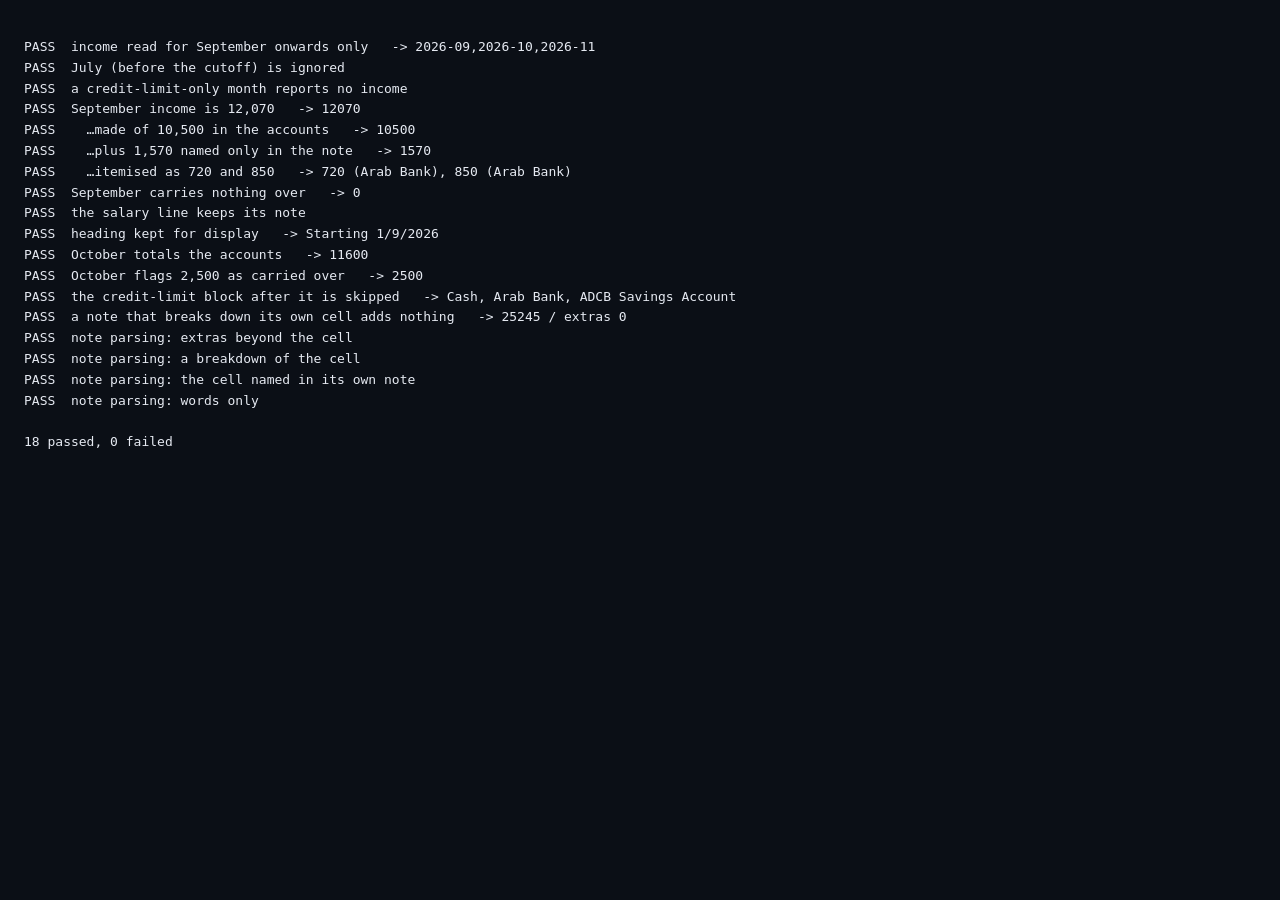
<file: apps-script/test-income.html>
<!DOCTYPE html>
<meta charset="utf-8">
<title>Code.gs — income from the Starting block</title>
<body style="font:13px/1.6 monospace;background:#0B0F16;color:#E6EAF2;padding:16px">
<pre id="out">running…</pre>
<script>
function mkRange(sh, r, c, nr, nc) {
  return {
    getValues() { const o = []; for (let i = 0; i < nr; i++) { const row = []; for (let j = 0; j < nc; j++) { const rr = sh._g[r - 1 + i] || []; row.push(rr[c - 1 + j] ?? ''); } o.push(row); } return o; },
    getDisplayValues() { return this.getValues().map(row => row.map(v => typeof v === 'number' ? 'AED' + v.toFixed(2) : String(v ?? ''))); },
    setValue() { return this; }, setValues() { return this; }, clearContent() { return this; }
  };
}
function mkSheet(name, g) {
  const sh = { _name: name, _g: g, getName: () => name, setName: () => sh,
    getDataRange: () => mkRange(sh, 1, 1, Math.max(g.length, 1), Math.max(1, ...g.map(r => r.length))),
    getRange: (r, c, nr = 1, nc = 1) => mkRange(sh, r, c, nr, nc),
    getLastRow: () => g.length, getLastColumn: () => Math.max(1, ...g.map(r => r.length)),
    hideSheet: () => sh, copyTo: () => sh };
  return sh;
}
const D = (y, m, d) => new Date(y, m - 1, d);
const pad = (row, upto) => { const r = row.slice(); while (r.length < upto) r.push(''); return r; };

/** A month tab shaped like the real ones: expenses on the left, blocks in G/H/I. */
function monthTab(name, expenses, blocks) {
  const g = [];
  const put = (ri, ci, v) => { while (g.length <= ri) g.push([]); const row = g[g.length - 1] === undefined ? [] : g[ri]; while (row.length <= ci) row.push(''); row[ci] = v; };
  // header + expense rows in A–E
  g.push(pad(['Expense Name', '', 'Category', 'Payment Method', ''], 9));
  expenses.forEach(e => g.push(pad(e, 9)));
  while (g.length < 30) g.push(pad([], 9));
  blocks.forEach(([rowIdx, label, amount, note]) => {
    while (g.length <= rowIdx) g.push(pad([], 9));
    g[rowIdx][6] = label; g[rowIdx][7] = amount; g[rowIdx][8] = note;
  });
  return mkSheet(name, g);
}

// September 2026 — exactly the real shape: cell holds the salary, note names two more inflows
const sep = monthTab('UAE Finances - September 2026',
  [['Rent', 3800, 'MBZ Home', 'ADCB', D(2026, 9, 1)]],
  [[0, 'Paid In Cash', 0, ''], [2, 'Paid with ADCB', 11389.5, ''], [7, 'Sum', 11389.5, ''],
   [10, 'Current Cash', 0, ''], [12, 'Current ADCB', 697, '720 From Egypt ( Hadidy Gift )+850 From Company'], [14, 'Sum', 2277, ''],
   [16, 'Starting 1/9/2026', '', 'Notes'],
   [17, 'Cash', 0, ''],
   [18, 'Arab Bank', 10500, 'Salary + 720 From Egypt+850 Company ( Parking + Fuel )'],
   [19, 'ADCB Savings Account', 0, 'Last Month Saving'],
   [20, 'E& Money', 0, ''],
   [21, 'Total', 10500, '']]);

// October 2026 — carried-over savings that are NOT zero, plus a credit-limit block after it
const oct = monthTab('UAE Finances - October 2026',
  [['Rent', 3900, 'MBZ Home', 'ADCB', D(2026, 10, 1)]],
  [[16, 'Starting 1/10/2026', '', 'Notes'],
   [17, 'Cash', 100, ''],
   [18, 'Arab Bank', 9000, 'Salary'],
   [19, 'ADCB Savings Account', 2500, 'Last Month Saving'],
   [20, 'Total', 11600, ''],
   [22, 'Starting 1/10/2026', '', 'Notes'],
   [23, 'DIB Credit Available Limit', 5000, ''],
   [24, 'Tabby Card Available Limit', 5000, '']]);

// November 2026 — a note that BREAKS DOWN its own cell must add nothing
const nov = monthTab('UAE Finances - November 2026',
  [['Rent', 3900, 'MBZ Home', 'ADCB', D(2026, 11, 1)]],
  [[16, 'Starting 1/11/2026', '', 'Notes'],
   [17, 'ADCB Savings Account', 25245, 'Starting Balance 13920 , Added 1325 , Transfer From EGP Hazem , 9000 Credit Card +1000 Nadeem'],
   [18, 'Total', 25245, '']]);

// July 2026 — before the cutoff, must be ignored entirely
const jul = monthTab('UAE Finances -July 2026',
  [['Rent', 3700, 'MBZ Home', 'ADCB', D(2026, 7, 1)]],
  [[16, 'Starting 1/7/2026', '', 'Notes'],
   [17, 'Arab Bank', 7000, 'Salary'],
   [18, 'ADCB Savings Account', 8450, 'Last Month Saving'],
   [19, 'Total', 15450, '']]);

// A month whose only right-hand block is credit limits — no income to report
const dec = monthTab('UAE Finances - December 2026',
  [['Rent', 3900, 'MBZ Home', 'ADCB', D(2026, 12, 1)]],
  [[16, 'Starting 1/12/2026', '', 'Notes'],
   [17, 'DIB Credit Available Limit', 5000, ''],
   [18, 'Tabby Card Available Limit', 5000, ''],
   [19, 'ADCB 365 Islamic Card Available Limit', 8250, '']]);

const sheets = [jul, sep, oct, nov, dec];
const ss = { getName: () => 'Expenses Sheet Starting November 2025', getSheets: () => sheets,
  getSheetByName: n => sheets.find(s => s.getName() === n) || null, insertSheet: n => mkSheet(n, [[]]),
  setActiveSheet: s => s, moveActiveSheet: () => {}, getNumSheets: () => sheets.length };
const SpreadsheetApp = { openById: () => ss };
const Session = { getScriptTimeZone: () => 'Asia/Dubai' };
const Utilities = { formatDate: d => `${d.getFullYear()}-${String(d.getMonth() + 1).padStart(2, '0')}-${String(d.getDate()).padStart(2, '0')}` };
const DriveApp = { getFileById: () => ({ getLastUpdated: () => new Date() }) };
const ContentService = { MimeType: { JSON: 'json' }, createTextOutput: () => ({ setMimeType() { return this; } }) };

const R = [];
const ok = (n, c, x = '') => R.push((c ? 'PASS  ' : 'FAIL  ') + n + (x ? '   -> ' + x : ''));

(async () => {
  const src = await (await fetch('Code.gs?t=' + Date.now(), { cache: 'no-store' })).text();
  const api = new Function('SpreadsheetApp', 'Session', 'Utilities', 'DriveApp', 'ContentService',
    src + '\n; return { CONFIG, readIncome, extrasFromNote, invalidateTabs };')(SpreadsheetApp, Session, Utilities, DriveApp, ContentService);
  api.CONFIG.SECRET = ''; api.CONFIG.EXPENSES_SHEET_ID = 'x'; api.CONFIG.CAR_SHEET_ID = 'x';
  api.CONFIG.CARD_TABS = 'none'; api.CONFIG.IGNORE_TABS = ''; api.CONFIG.INCOME_FROM = '2026-09';

  const income = api.readIncome();
  const byMonth = m => income.find(i => i.month === m);

  ok('income read for September onwards only',
     income.map(i => i.month).sort().join(',') === '2026-09,2026-10,2026-11',
     income.map(i => i.month).sort().join(',') || '(none)');
  ok('July (before the cutoff) is ignored', !byMonth('2026-07'));
  ok('a credit-limit-only month reports no income', !byMonth('2026-12'));

  const s = byMonth('2026-09');
  ok('September income is 12,070', s && s.total === 12070, s ? String(s.total) : 'missing');
  ok('  …made of 10,500 in the accounts', s && s.accounts === 10500, s ? String(s.accounts) : '');
  ok('  …plus 1,570 named only in the note', s && s.extraTotal === 1570, s ? String(s.extraTotal) : '');
  ok('  …itemised as 720 and 850', s && s.extras.map(e => e.amount).join('+') === '720+850',
     s ? s.extras.map(e => e.amount + ' (' + e.from + ')').join(', ') : '');
  ok('September carries nothing over', s && s.carried === 0, s ? String(s.carried) : '');
  ok('the salary line keeps its note', s && /Salary/.test(s.lines.find(l => l.label === 'Arab Bank').note));
  ok('heading kept for display', s && s.heading === 'Starting 1/9/2026', s ? s.heading : '');

  const o = byMonth('2026-10');
  ok('October totals the accounts', o && o.total === 11600, o ? String(o.total) : '');
  ok('October flags 2,500 as carried over', o && o.carried === 2500, o ? String(o.carried) : '');
  ok('the credit-limit block after it is skipped', o && !o.lines.some(l => /limit/i.test(l.label)),
     o ? o.lines.map(l => l.label).join(', ') : '');

  const n = byMonth('2026-11');
  ok('a note that breaks down its own cell adds nothing', n && n.total === 25245 && n.extraTotal === 0,
     n ? n.total + ' / extras ' + n.extraTotal : '');

  ok('note parsing: extras beyond the cell', JSON.stringify(api.extrasFromNote('Salary + 720 From Egypt+850 Company', 10500)) === '[720,850]');
  ok('note parsing: a breakdown of the cell', JSON.stringify(api.extrasFromNote('13920 + 1325 + 9000 + 1000', 25245)) === '[]');
  ok('note parsing: the cell named in its own note', JSON.stringify(api.extrasFromNote('Salary 10500 + 720 Egypt', 10500)) === '[720]');
  ok('note parsing: words only', JSON.stringify(api.extrasFromNote('Last Month Saving', 0)) === '[]');

  const failed = R.filter(r => r.startsWith('FAIL')).length;
  document.getElementById('out').textContent = R.join('\n') + `\n\n${R.length - failed} passed, ${failed} failed`;
})().catch(e => { document.getElementById('out').textContent = 'ERROR: ' + (e && e.stack || e); });
</script>
</file>
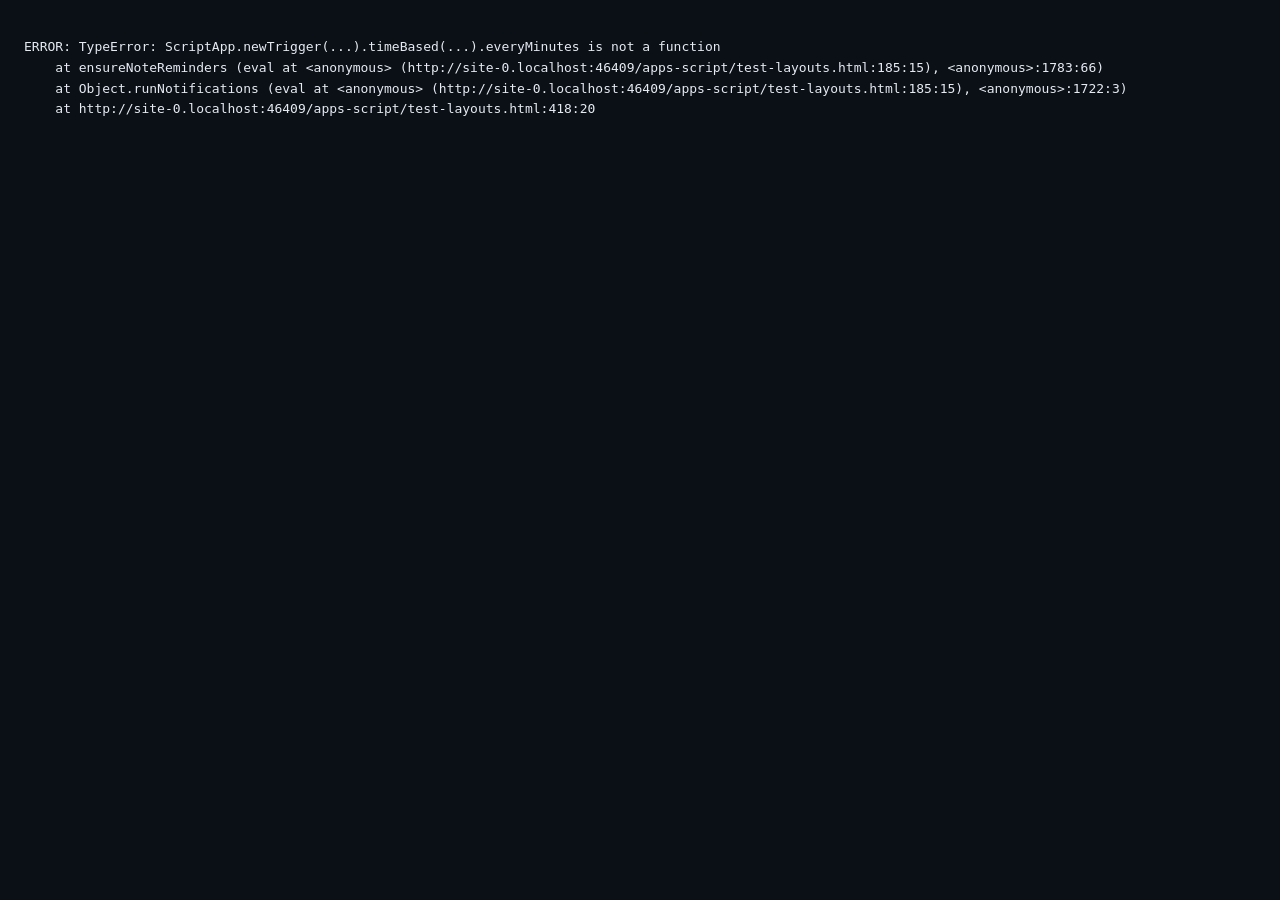
<file: apps-script/test-layouts.html>
<!DOCTYPE html>
<meta charset="utf-8">
<title>Code.gs — real sheet layout</title>
<body style="font:13px/1.6 monospace;background:#0B0F16;color:#E6EAF2;padding:16px">
<pre id="out">running…</pre>
<script>
/* Mock of the Sheets API shaped like the real workbook: amounts are formatted
   NUMBERS (so only the display text reveals the currency) and most headers are blank. */
function ensure(sh, r, c) {
  while (sh._g.length < r) sh._g.push([]);
  const row = sh._g[r - 1];
  while (row.length < c) row.push('');
  return row;
}
function display(sh, v, col) {
  if (v === '' || v === null || v === undefined) return '';
  if (v instanceof Date) return v.toDateString();
  if (typeof v === 'number' && sh._money && sh._money.indexOf(col) !== -1) {
    return (sh._cur || 'AED') + v.toLocaleString('en-US', { minimumFractionDigits: 2, maximumFractionDigits: 2 });
  }
  return String(v);
}
function makeRange(sh, r, c, nr, nc) {
  return {
    getValues() {
      const out = [];
      for (let i = 0; i < nr; i++) {
        const row = [];
        for (let j = 0; j < nc; j++) { const rr = sh._g[r - 1 + i] || []; row.push(rr[c - 1 + j] ?? ''); }
        out.push(row);
      }
      return out;
    },
    getDisplayValues() {
      return this.getValues().map((row, i) => row.map((v, j) => display(sh, v, c - 1 + j)));
    },
    setValue(v) { ensure(sh, r, c)[c - 1] = v; return this; },
    setValues(vals) { vals.forEach((rv, i) => rv.forEach((v, j) => { ensure(sh, r + i, c + j)[c + j - 1] = v; })); return this; },
    clearContent() { for (let i = 0; i < nr; i++) for (let j = 0; j < nc; j++) { const rr = sh._g[r - 1 + i]; if (rr) rr[c - 1 + j] = ''; } return this; }
  };
}
function makeSheet(name, grid, opts = {}) {
  const sh = {
    _name: name, _g: grid.map(r => r.slice()), _cur: opts.cur || 'AED', _money: opts.money || [1],
    getName: () => sh._name,
    setName: n => { sh._name = n; return sh; },
    getDataRange: () => makeRange(sh, 1, 1, Math.max(sh._g.length, 1), Math.max(1, ...sh._g.map(r => r.length))),
    getRange: (r, c, nr = 1, nc = 1) => {
      if (typeof r === 'string') {                     // A1 notation, e.g. 'B1' or 'A2:A200'
        const m = r.match(/^([A-Z]+)(\d+)(?::([A-Z]+)(\d+))?$/i);
        if (!m) throw new Error('bad range ' + r);
        const col = t => t.toUpperCase().split('').reduce((a, ch) => a * 26 + ch.charCodeAt(0) - 64, 0);
        const c1 = col(m[1]), r1 = +m[2], c2 = m[3] ? col(m[3]) : c1, r2 = m[4] ? +m[4] : r1;
        return makeRange(sh, r1, c1, r2 - r1 + 1, c2 - c1 + 1);
      }
      return makeRange(sh, r, c, nr, nc);
    },
    getLastRow: () => sh._g.length,
    getLastColumn: () => Math.max(1, ...sh._g.map(r => r.length)),
    hideSheet: () => sh,
    copyTo: ss => { const copy = makeSheet('Copy of ' + sh._name, sh._g.map(r => r.slice()), { cur: sh._cur, money: sh._money }); ss._sheets.push(copy); return copy; }
  };
  return sh;
}
function makeSS(name, sheets) {
  const ss = {
    _name: name, _sheets: sheets, _active: null,
    getName: () => ss._name,
    getSheets: () => ss._sheets.slice(),
    getSheetByName: n => ss._sheets.find(s => s.getName() === n) || null,
    insertSheet: n => { const s = makeSheet(n, [[]]); ss._sheets.push(s); return s; },
    setActiveSheet: s => { ss._active = s; return s; },
    moveActiveSheet: pos => { const s = ss._active; ss._sheets = ss._sheets.filter(x => x !== s); ss._sheets.splice(pos - 1, 0, s); },
    getNumSheets: () => ss._sheets.length
  };
  return ss;
}

const D = (y, m, d) => new Date(y, m - 1, d);

/* ---- month tabs: header row has BLANK cells above amount and date ---- */
const monthHead = ['Expense Name', '', 'Category', 'Payment Method', '', '', 'Paid In Cash', 0];
const sep26 = makeSheet('UAE Finances - September 2026', [monthHead,
  ['Credit Card Payment - ADCB', 2066, 'Installements', 'ADCB', D(2026, 9, 1), '', 'Paid with Arab Bank', 0],
  ['Rent', 3800, 'MBZ Home', 'ADCB', D(2026, 9, 1), '', 'Paid with ADCB', 9277.5],
  ['Pizza w / Rana', 50, 'Food', 'ADCB', D(2026, 9, 2), '', 'Sum', 9277.5]
]);
const aug26 = makeSheet('UAE Finances - August 2026', [monthHead,
  ['Rent', 3800, 'MBZ Home', 'ADCB', D(2026, 8, 1)]
]);
// the one older tab that does label its amount column
const nov25 = makeSheet('UAE Finances -November 2025',
  [['Expense Name', 'Amount in AED', 'Category', 'Payment Method', 'Date'],
   ['Rent', 3500, 'Housing', 'ADCB', D(2025, 11, 1)]]);

/* ---- card tabs: name header is "Payments", amount header blank ---- */
const cardHead = ['Payments', '', 'Transaction Status', '', 'Payment Status', 'Payment Date', 'Notes', '', 'Current Credit Available', 3368];
const touch = makeSheet('ADCB Touchpoints Credit Card', [cardHead,
  ['Car Wash', 15, 'Debt', D(2026, 9, 10), '', '', '', '', '', ''],
  ['Wingstop', 80, 'Debt', D(2026, 9, 10), '', '', '', '', '', ''],
  ['Lulu', 220, 'Debt', D(2026, 9, 10), '', '', '', '', '', '']
]);
const islamic = makeSheet('ADCB 365 Islamic Credit Card', [cardHead,
  ['Credit Card Loan - Payment 1', 750, 'Debt', D(2026, 6, 9), 'Paid', D(2026, 7, 6), '', '', '', ''],
  ['Credit Card Loan - Payment 2', 750, 'Debt', D(2026, 6, 9), 'Paid', D(2026, 7, 12), '', '', '', ''],
  ['Credit Card Loan - Payment 3', 750, 'Debt', D(2026, 6, 9), '', '', '', '', '', ''],
  ['Credit Card Loan - Payment 4', 750, 'Debt', D(2026, 6, 9), '', '', '', '', '', '']
]);
// labelled "Amount in AED" column that is EMPTY; the real amounts sit in B and are EGP
const hsbc = makeSheet('HSBC Credit Card', [['Payments', '', 'Amount in AED', '', 'Notes'],
  ['Google One', 250, '', 28410, ''],
  ['Youtube', 160, '', 28410, ''],
  ['Claude AI', 1000, '', 28410, '']
], { cur: 'EGP' });
const tabby = makeSheet('Tabby', [['Payments', 'Amount in AED', 'Transaction Status', 'Debit Date', 'Payment Status', 'Credit Date', 'Notes', '', 'Current Credit Available', 4900]]);
const dib = makeSheet('DIB Credit Card', [['Payments', 'Amount in AED', 'Transaction Status', 'Transaction Date', 'Payment Status', 'Payment Date', 'Notes', '', 'Current Credit Available', 5000], []]);

/* ---- tabs that must stay out ---- */
const egypt = makeSheet('Egypt Finances', [monthHead, ['Transfer Mama', 1000, 'Essentials', 'HSBC', D(2026, 8, 4)]], { cur: 'EGP' });
const egyptOld = makeSheet('Egypt Finances - Old', [monthHead, ['Old thing', 500, 'Essentials', 'HSBC', D(2025, 8, 4)]], { cur: 'EGP' });
const egyptCopy = makeSheet('Copy of Egypt Finances', [monthHead, ['Copy thing', 500, 'Essentials', 'HSBC', D(2025, 8, 4)]], { cur: 'EGP' });
const calculations = makeSheet('Calculations', [['Expense Name', '', 'Category'], ['Scratch maths', 999, 'x']]);
const wishlist = makeSheet('Wishlist', [['Item', '', 'Notes'], ['New phone', 4000, '']]);
const draft = makeSheet('Draft', [['Expense Name', '', 'Category'], ['Draft row', 123, 'y']]);
const financesSheet = makeSheet('Finances Sheet', [['Expense Name', '', 'Category'], ['Legacy row', 77, 'z']]);
const brain = makeSheet('SecondBrain_Data', [['Second Brain app data']]);

// The real car workbook keeps fuel and service on SEPARATE tabs. (An earlier mock
// stacked both on one tab, which hid a bug where the service tab was never read.)
const carFuel = makeSheet('Fuel', [
  ['Odometer Reading', 'Date', 'Cost', 'Difference In Days Between Each'],
  [228763, D(2026, 9, 3), 150, 6], [229330, D(2026, 9, 11), 160, 8]
]);
const carService = makeSheet('Services', [
  ['Item', 'Cost', 'Date', 'Odometer Reading'],
  ['Glass', 100, D(2026, 6, 15), '-'],
  ['Oil And Filter', 176, D(2026, 9, 16), 229700]
]);
// the older single-tab layout, both tables stacked — must keep working
const carStacked = makeSheet('Hyundai Elantra', [
  ['Odometer Reading', 'Date', 'Cost'], [229000, D(2026, 9, 1), 120], [],
  ['Item', 'Cost', 'Date', 'Odometer Reading'], ['Oil change', 300, D(2026, 8, 20), 228500]
]);

const expensesSS = makeSS('Expenses Sheet Starting November 2025',
  [nov25, brain, aug26, sep26, islamic, touch, tabby, dib, hsbc, calculations, wishlist,
   egyptOld, egypt, draft, egyptCopy, financesSheet]);
const carSS = makeSS('Hyundai Elantra', [carFuel, carService]);

const SpreadsheetApp = { openById: id => (id === 'car' ? carSS : expensesSS) };
const Session = { getScriptTimeZone: () => 'UTC' };
const Utilities = {
  formatDate: (date, tz, fmt) => {
    const p = n => String(n).padStart(2, '0');
    if (fmt === 'HH') return p(date.getHours());
    if (fmt === 'u') return String(date.getDay() === 0 ? 7 : date.getDay());
    if (fmt === 'yyyy-MM') return `${date.getFullYear()}-${p(date.getMonth() + 1)}`;
    return `${date.getFullYear()}-${p(date.getMonth() + 1)}-${p(date.getDate())}`;
  }
};
// notification plumbing: nothing leaves the page, every send is recorded
const SENT = [];
const PROPS = {};
const PropertiesService = { getScriptProperties: () => ({
  getProperty: k => (k in PROPS ? PROPS[k] : null),
  setProperty: (k, v) => { PROPS[k] = v; }
}) };
const MailApp = { sendEmail: o => SENT.push({ via: 'email', to: o.to, title: o.subject, body: o.body }) };
const UrlFetchApp = { fetch: (url, opts) => {
  const o = opts || {};
  SENT.push({ via: /ntfy/.test(url) ? 'ntfy' : 'telegram', url,
    title: (o.headers && o.headers.Title) || '', body: String(o.payload || '') });
  return { getContentText: () => '{}', getResponseCode: () => 200 };
} };
const LockService = { getScriptLock: () => ({ waitLock() {}, releaseLock() {} }) };
const TRIGGERS = [];
const ScriptApp = {
  newTrigger: fn => ({ timeBased: () => ({ everyHours: () => ({ create: () => { TRIGGERS.push(fn); return fn; } }) }) }),
  getProjectTriggers: () => TRIGGERS.map(fn => ({ getHandlerFunction: () => fn })),
  deleteTrigger: tr => { const i = TRIGGERS.indexOf(tr.getHandlerFunction()); if (i >= 0) TRIGGERS.splice(i, 1); }
};
const DriveApp = { getFileById: () => ({ getLastUpdated: () => new Date() }) };
const ContentService = { MimeType: { JSON: 'json' }, createTextOutput: t => ({ setMimeType() { return this; } }) };

const R = [];
const ok = (n, c, x = '') => R.push((c ? 'PASS  ' : 'FAIL  ') + n + (x ? '   -> ' + x : ''));

(async () => {
  const src = await (await fetch('Code.gs?t=' + Date.now(), { cache: 'no-store' })).text();
  const api = new Function('SpreadsheetApp', 'Session', 'Utilities', 'DriveApp', 'ContentService', 'PropertiesService', 'MailApp', 'UrlFetchApp', 'ScriptApp', 'LockService',
    src + '\n; return { CONFIG, scanTabs, readExpenses, readCards, addExpense, updateRow, deleteRow, pullAll, invalidateTabs, expensesTab, nextTabName, readFuel, readService, addFuel, addService, carSheetFor, creditAvailable, setCardPaid, addCharge, writeBrain, readBrain, notifyPreview, notifyDue, notifyTest, notifySend, runNotifications, installNotifications, removeNotifications, notifyTriggerStatus, addExpense, mergeBrain, pushAll };')
    (SpreadsheetApp, Session, Utilities, DriveApp, ContentService, PropertiesService, MailApp, UrlFetchApp, ScriptApp, LockService);
  api.CONFIG.SECRET = '';
  api.CONFIG.CAR_SHEET_ID = 'car';
  api.CONFIG.EXPENSES_SHEET_ID = 'exp';
  api.CONFIG.EXPENSES_TAB = '';
  api.CONFIG.CARD_TABS = 'ADCB 365 Islamic Credit Card, ADCB Touchpoints Credit Card, Tabby, DIB Credit Card, HSBC Credit Card';
  api.CONFIG.IGNORE_TABS = '*egypt*';

  const scan = api.scanTabs();
  const months = scan.months.map(t => t.name);
  const cards = scan.cards.map(t => t.name);

  ok('month tabs found (blank headers and all)', months.length === 3, months.join(' | '));
  ok('months dated from their names', scan.months.map(t => t.month).sort().join(',') === '2025-11,2026-08,2026-09',
     scan.months.map(t => t.name + '=' + t.month).join(', '));
  ok('all five card tabs found', cards.length === 5, cards.join(' | '));
  ok('Egypt excluded everywhere', !months.some(n => /egypt/i.test(n)) && !cards.some(n => /egypt/i.test(n)),
     'skipped: ' + scan.skipped.join(', '));
  ok('Calculations / Wishlist / Draft / Finances Sheet stay out',
     !['Calculations', 'Wishlist', 'Draft', 'Finances Sheet'].some(n => months.includes(n) || cards.includes(n)));

  const exp = api.readExpenses();
  const sep = exp.filter(r => r.tab === 'UAE Finances - September 2026');
  ok('September rows read', sep.length === 3, sep.map(r => r.name).join(', '));
  ok('amount read from the unlabelled column', sep.find(r => r.name === 'Rent').amount === 3800,
     String(sep.find(r => r.name === 'Rent').amount));
  ok('date read from the unlabelled column', sep.find(r => r.name === 'Rent').date === '2026-09-01',
     sep.find(r => r.name === 'Rent').date);
  ok('category and payment method read', sep[1].category === 'MBZ Home' && sep[1].method === 'ADCB');
  ok('summary block ignored', !exp.some(r => /paid with|^sum$/i.test(r.name)));
  ok('month tabs read as AED', scan.months.every(t => t.currency === 'AED'));
  ok('the old labelled tab still works', exp.some(r => r.tab === 'UAE Finances -November 2025' && r.amount === 3500));

  const cardData = api.readCards();
  const byName = n => cardData.find(c => c.name === n);
  ok('Touchpoints debt is the sum of its charges', byName('ADCB Touchpoints Credit Card').debt === 315,
     String(byName('ADCB Touchpoints Credit Card').debt));
  ok('paid instalments excluded from the debt', byName('ADCB 365 Islamic Credit Card').debt === 1500,
     byName('ADCB 365 Islamic Credit Card').debt + ' of 4x750, 2 marked Paid');
  ok('paid rows still listed', byName('ADCB 365 Islamic Credit Card').charges === 4 && byName('ADCB 365 Islamic Credit Card').unpaid === 2);
  ok('HSBC reads EGP, not the empty AED column', byName('HSBC Credit Card').currency === 'EGP' && byName('HSBC Credit Card').debt === 1410,
     byName('HSBC Credit Card').currency + ' ' + byName('HSBC Credit Card').debt);
  ok('empty cards still appear', byName('Tabby').debt === 0 && byName('DIB Credit Card').debt === 0);
  ok('card charges never enter the expense history', !exp.some(r => /Credit Card$|Tabby/.test(r.tab)));
  ok('card dates parsed', byName('ADCB Touchpoints Credit Card').lastDate === '2026-09-10', byName('ADCB Touchpoints Credit Card').lastDate);

  // writing
  api.invalidateTabs();
  const added = api.addExpense({ name: 'Test coffee', amount: 18, category: 'Food', method: 'ADCB', date: '2026-09-15', currency: 'AED' });
  ok('expense written to this month’s tab', added.tab === 'UAE Finances - September 2026', added.tab);
  const written = sep26._g.find(r => r[0] === 'Test coffee');
  ok('written into the right columns', written && written[1] === 18 && written[2] === 'Food' && written[3] === 'ADCB' && written[4] instanceof Date,
     JSON.stringify(written && written.slice(0, 5).map(String)));

  api.invalidateTabs();
  const oct = api.addExpense({ name: 'Next month', amount: 10, date: '2026-10-02', currency: 'AED' });
  ok('new month tab follows your naming', oct.created && oct.tab === 'UAE Finances - October 2026', oct.tab);

  api.invalidateTabs();
  const target = api.readExpenses().find(r => r.name === 'Pizza w / Rana');
  api.updateRow({ kind: 'expense', row: target.row, tab: target.tab, values: { name: 'Pizza edited', amount: 55 } });
  ok('edit writes to the right columns', sep26._g[target.row - 1][0] === 'Pizza edited' && sep26._g[target.row - 1][1] === 55,
     JSON.stringify(sep26._g[target.row - 1].slice(0, 3).map(String)));

  api.invalidateTabs();
  const meta = api.pullAll().meta;
  ok('meta lists card tabs and skipped tabs', meta.cardTabs.length === 5 && meta.skippedTabs.length > 0,
     'skipped: ' + meta.skippedTabs.join(', '));

  // ---- car: fuel and service on separate tabs (the real layout) ----
  const fuel = api.readFuel(), svc = api.readService();
  ok('fuel read from the Fuel tab', fuel.length === 2 && fuel[1].odometer === 229330, fuel.map(f => f.odometer).join(', '));
  ok('service read from its own tab', svc.length === 2 && svc[1].item === 'Oil And Filter' && svc[1].cost === 176,
     svc.map(x => x.item + ' ' + x.cost).join(', ') || '(nothing read)');
  ok('a "-" odometer reads as 0, not NaN', svc[0] && svc[0].odometer === 0, String(svc[0] && svc[0].odometer));
  ok('fuel tab is not mistaken for the service tab',
     api.carSheetFor('fuel').getName() === 'Fuel' && api.carSheetFor('service').getName() === 'Services',
     api.carSheetFor('fuel').getName() + ' / ' + api.carSheetFor('service').getName());
  const svcBefore = carService._g.length, fuelBefore = carFuel._g.length;
  api.addService({ item: 'Tyres', cost: 900, date: '2026-09-18', odometer: 229800 });
  ok('a new service is written to the Services tab', carService._g.length === svcBefore + 1 && carFuel._g.length === fuelBefore,
     'services ' + svcBefore + '->' + carService._g.length + ', fuel ' + fuelBefore + '->' + carFuel._g.length);
  api.addFuel({ odometer: 229900, date: '2026-09-19', cost: 155 });
  ok('a new fill-up is written to the Fuel tab',
     carFuel._g.length === fuelBefore + 1 && carFuel._g[carFuel._g.length - 1][0] === 229900 && carService._g.length === svcBefore + 1);

  // ---- car: the older stacked single-tab layout still works ----
  carSS._sheets = [carStacked];
  const sf = api.readFuel(), ss2 = api.readService();
  ok('stacked layout: fuel stops at the service table', sf.length === 1 && sf[0].odometer === 229000, sf.map(f => f.odometer).join(', '));
  ok('stacked layout: service found under fuel', ss2.length === 1 && ss2[0].item === 'Oil change', ss2.map(x => x.item).join(', '));
  carSS._sheets = [carFuel, carService];

  // ---- credit available beside each card table ----
  ok('credit available read beside the label',
     byName('Tabby').available === 4900 && byName('DIB Credit Card').available === 5000,
     'Tabby ' + byName('Tabby').available + ', DIB ' + byName('DIB Credit Card').available);
  ok('credit available read from the shared card header', byName('ADCB Touchpoints Credit Card').available === 3368,
     String(byName('ADCB Touchpoints Credit Card').available));
  ok('no label means no figure, not zero', byName('HSBC Credit Card').available === null,
     String(byName('HSBC Credit Card').available));
  ok('credit available read from below a column heading',
     api.creditAvailable([['Payments', 'Amount', 'Credit Available', 'Notes'], ['Google One', 250, 28410, '']]) === 28410);

  // ---- marking card charges paid / unpaid ----
  const tp = () => api.readCards().find(c => c.name === 'ADCB Touchpoints Credit Card');
  const wash = tp().rows.find(r => r.name === 'Car Wash');
  ok('cards report whether they can be toggled', tp().statusCol === true && byName('HSBC Credit Card').statusCol === false,
     'Touchpoints ' + tp().statusCol + ', HSBC ' + byName('HSBC Credit Card').statusCol);
  api.setCardPaid({ card: 'ADCB Touchpoints Credit Card', row: wash.row, name: 'Car Wash', amount: 15, paid: true });
  ok('marked paid writes "Paid" into Payment Status', touch._g[wash.row - 1][4] === 'Paid', JSON.stringify(touch._g[wash.row - 1][4]));
  ok('marking paid stamps an empty Payment Date', touch._g[wash.row - 1][5] instanceof Date);
  ok('the debt drops by that charge', tp().debt === 300 && tp().unpaid === 2, tp().debt + ' owed, ' + tp().unpaid + ' open');
  const stamped = touch._g[wash.row - 1][5];
  api.setCardPaid({ card: 'ADCB Touchpoints Credit Card', row: wash.row, name: 'Car Wash', amount: 15, paid: false });
  ok('marked unpaid clears the status', touch._g[wash.row - 1][4] === '' && tp().debt === 315, tp().debt + ' owed');
  ok('marking unpaid leaves the payment date alone', touch._g[wash.row - 1][5] === stamped);
  // a row inserted in the sheet since the app last synced
  touch._g.splice(1, 0, ['Inserted later', 5, 'Debt', D(2026, 9, 11), '', '', '', '', '', '']);
  api.setCardPaid({ card: 'ADCB Touchpoints Credit Card', row: wash.row, name: 'Car Wash', amount: 15, paid: true });
  ok('a stale row number still finds the right charge', touch._g[wash.row][4] === 'Paid' && touch._g[wash.row - 1][4] !== 'Paid',
     'Car Wash now row ' + (wash.row + 1) + ': ' + JSON.stringify(touch._g[wash.row][4]) + ', the inserted row: ' + JSON.stringify(touch._g[wash.row - 1][4]));
  let threw = '';
  try { api.setCardPaid({ card: 'HSBC Credit Card', row: 2, name: 'Google One', amount: 250, paid: true }); } catch (e) { threw = e.message; }
  ok('a tab with no status column refuses clearly', /no Payment Status column/.test(threw), threw);
  threw = '';
  try { api.setCardPaid({ card: 'ADCB Touchpoints Credit Card', row: 3, name: 'Not a real charge', amount: 1, paid: true }); } catch (e) { threw = e.message; }
  ok('an unknown charge is never guessed at', /Could not find/.test(threw), threw);

  // ---- adding a charge to a card ----
  const beforeRows = tp().rows.length, beforeDebt = tp().debt;
  const charge = api.addCharge({ card: 'ADCB Touchpoints Credit Card', name: 'Headphones',
    amount: 320, category: 'Shopping', date: '2026-09-20' });
  const landed = tp().rows.find(r => r.name === 'Headphones');
  ok('a charge lands on the card it names', !!landed && landed.card === 'ADCB Touchpoints Credit Card',
     charge && charge.card);
  ok('a new charge starts unpaid', landed && landed.paid === false && touch._g[charge.row - 1][4] === '',
     landed && JSON.stringify(touch._g[charge.row - 1][4]));
  ok('its amount and date are written', landed.amount === 320 && landed.date === '2026-09-20',
     JSON.stringify([landed.amount, landed.date]));
  // these card tabs have "Transaction Status" where a category would go, so there
  // is nowhere to put one — the app says so rather than dropping it silently
  ok('a card tab with no Category column reports that', tp().categoryCol === false, String(tp().categoryCol));
  ok('and nothing is written into the wrong column', touch._g[charge.row - 1][2] === '',
     JSON.stringify(touch._g[charge.row - 1][2]));
  ok('it adds to what the card owes', tp().debt === beforeDebt + 320 && tp().rows.length === beforeRows + 1,
     tp().debt + ' owed, was ' + beforeDebt);
  ok('and it does not become an expense', !api.readExpenses().some(r => r.name === 'Headphones'));
  api.setCardPaid({ card: 'ADCB Touchpoints Credit Card', row: charge.row, name: 'Headphones', amount: 320, paid: true });
  ok('paying it clears it from the debt', tp().debt === beforeDebt, tp().debt + ' owed');
  threw = '';
  try { api.addCharge({ card: 'Nothing Like This', name: 'x', amount: 1 }); } catch (e) { threw = e.message; }
  ok('an unknown card is refused by name', /No card called/.test(threw), threw);

  // ---- notifications: rules only fire when they are actually true ----
  const iso = d => `${d.getFullYear()}-${String(d.getMonth() + 1).padStart(2, '0')}-${String(d.getDate()).padStart(2, '0')}`;
  const TODAY = iso(new Date());
  const daysAgo = n => iso(new Date(Date.now() - n * 86400000));
  const allOn = Object.fromEntries(['expenses','journal','tasks','projects','courses','habits','study','exercise','budgets','cards','car','digest']
    .map(k => [k, { on: true, time: '09:00' }]));
  const brainWith = extra => Object.assign({
    settings: { notify: { on: true, channel: 'ntfy', to: 'my-topic', cats: allOn }, studyWeekly: 10, exerciseWeekly: 4 },
    tasks: [], projects: [], journal: [], courses: [], habits: [], habitLogs: [], study: [], workouts: [], budgets: []
  }, extra);
  const say = (extra, key) => {
    api.writeBrain(brainWith(extra));
    const p = api.notifyPreview();
    const hit = p.messages.find(m => m.category === key);
    return hit ? hit.body : '';
  };

  ok('journal reminder fires when today is empty', /No entry yet today/.test(say({ journal: [{ date: daysAgo(1) }] }, 'journal')));
  ok('journal reminder counts the streak', /3-day streak/.test(say({ journal: [1,2,3].map(n => ({ date: daysAgo(n) })) }, 'journal')),
     say({ journal: [1,2,3].map(n => ({ date: daysAgo(n) })) }, 'journal'));
  ok('journal stays quiet once written', say({ journal: [{ date: TODAY }] }, 'journal') === '');
  ok('tasks name what is overdue and due',
     /1 task overdue/.test(say({ tasks: [{ title: 'Pay bill', due: daysAgo(2), status: 'To Do' }, { title: 'Call garage', due: TODAY, status: 'To Do' }] }, 'tasks')));
  ok('tasks stay quiet when nothing is due', say({ tasks: [{ title: 'Later', due: daysAgo(-9), status: 'To Do' }] }, 'tasks') === '');
  ok('projects flag a deadline inside a week',
     /Due within a week[\s\S]*Website/.test(say({ projects: [{ name: 'Website', status: 'Active', deadline: daysAgo(-3), updated: TODAY }] }, 'projects')));
  ok('projects flag one left untouched',
     /Not updated[\s\S]*Old thing/.test(say({ projects: [{ name: 'Old thing', status: 'Active', updated: daysAgo(30), progress: 20 }] }, 'projects')));
  ok('completed projects are left alone', say({ projects: [{ name: 'Done', status: 'Completed', updated: daysAgo(40) }] }, 'projects') === '');
  ok('courses flag a week with no lessons',
     /Spanish/.test(say({ courses: [{ name: 'Spanish', status: 'In Progress', updated: daysAgo(10), lessonsDone: 3, lessonsTotal: 20 }] }, 'courses')));
  ok('habits list only what is still open',
     /1 habit still open[\s\S]*Read/.test(say({ habits: [{ id: 'h1', name: 'Read' }, { id: 'h2', name: 'Water' }], habitLogs: [{ habitId: 'h2', date: TODAY }] }, 'habits')));
  ok('study compares against the weekly target',
     /of your 10h target/.test(say({ study: [{ date: daysAgo(1), hours: 2 }] }, 'study')));
  ok('exercise counts this week', /1 of 4 workouts/.test(say({ workouts: [{ date: daysAgo(2) }] }, 'exercise')));
  // this month, whenever "this month" happens to be — the fixtures are dated
  // last year and a budget only ever looks at the current month
  api.invalidateTabs();
  const budgetRow = api.addExpense({ name: 'Budget probe', amount: 250, category: 'Food', date: TODAY, currency: 'AED' });
  api.invalidateTabs();
  ok('budgets warn only past 90%',
     say({ budgets: [{ category: 'Food', limit: 100000 }] }, 'budgets') === '' &&
     /Food/.test(say({ budgets: [{ category: 'Food', limit: 1 }] }, 'budgets')));
  api.deleteRow({ kind: 'expense', row: budgetRow.row, tab: budgetRow.tab });
  api.invalidateTabs();
  ok('cards report what is owed', /Touchpoints/.test(say({}, 'cards')));
  ok('the digest always has something to say', say({}, 'digest').length > 10);

  // expense reminder reacts to a row added today — starting from a day with
  // nothing on it, whatever earlier tests left behind
  api.invalidateTabs();
  api.readExpenses().filter(r => r.date === TODAY)
     .forEach(r => api.deleteRow({ kind: 'expense', row: r.row, tab: r.tab }));
  api.invalidateTabs();
  ok('expense reminder fires when nothing is logged today', /Nothing logged today/.test(say({}, 'expenses')));
  api.addExpense({ name: 'Notify test coffee', amount: 9, date: TODAY, currency: 'AED' });
  api.invalidateTabs();
  ok('expense reminder goes quiet once something is logged', say({}, 'expenses') === '');

  // ---- scheduling: the right hour, the right day, and only once a day ----
  api.writeBrain(brainWith({ journal: [{ date: daysAgo(1) }] }));
  SENT.length = 0;
  const preview = api.notifyPreview();
  ok('preview sends nothing', SENT.length === 0 && preview.messages.length > 0, preview.messages.length + ' messages previewed');
  const hourNow = String(new Date().getHours()).padStart(2, '0');
  const otherHour = String((new Date().getHours() + 3) % 24).padStart(2, '0');
  api.writeBrain(brainWith({ journal: [{ date: daysAgo(1) }], settings: { notify: { on: true, channel: 'ntfy', to: 't', cats: { journal: { on: true, time: otherHour + ':00' } } }, studyWeekly: 10, exerciseWeekly: 4 } }));
  ok('nothing fires outside its hour', api.notifyDue(false).due.length === 0);
  api.writeBrain(brainWith({ journal: [{ date: daysAgo(1) }], settings: { notify: { on: true, channel: 'ntfy', to: 't', cats: { journal: { on: true, time: hourNow + ':00' } } }, studyWeekly: 10, exerciseWeekly: 4 } }));
  ok('it fires in its own hour', api.notifyDue(false).due.map(d => d.key).join() === 'journal');
  SENT.length = 0;
  const run1 = api.runNotifications();
  ok('sending reaches the chosen channel', SENT.length === 1 && SENT[0].via === 'ntfy' && /No entry yet today/.test(SENT[0].body),
     JSON.stringify(SENT[0] && { via: SENT[0].via, title: SENT[0].title }));
  const run2 = api.runNotifications();
  ok('the same reminder is not repeated the same day', run2.sent.length === 0, 'first run sent ' + run1.sent.join());
  api.writeBrain(brainWith({ journal: [{ date: daysAgo(1) }], settings: { notify: { on: false, channel: 'ntfy', to: 't', cats: { journal: { on: true, time: hourNow + ':00' } } } } }));
  SENT.length = 0;
  api.runNotifications();
  ok('the master switch silences everything', SENT.length === 0);

  // ---- channels ----
  SENT.length = 0;
  api.notifySend('T', 'B', { channel: 'email', to: 'me@example.com' });
  api.notifySend('T', 'B', { channel: 'ntfy', to: 'https://ntfy.sh/my-topic' });
  api.notifySend('T', 'B', { channel: 'telegram', to: '123:ABC|456' });
  ok('all three channels deliver', SENT.map(x => x.via).join() === 'email,ntfy,telegram', SENT.map(x => x.via).join());
  ok('an ntfy URL is accepted as well as a bare topic', /ntfy\.sh\/my-topic/.test(SENT[1].url), SENT[1].url);
  let notifyThrew = '';
  try { api.notifySend('T', 'B', { channel: 'telegram', to: 'just-a-token' }); } catch (e) { notifyThrew = e.message; }
  ok('a half-filled Telegram setting is refused', /botToken\|chatId/.test(notifyThrew), notifyThrew);

  // ---- the schedule itself ----
  ok('installing creates one hourly trigger', api.installNotifications().installed === true && TRIGGERS.length === 1, TRIGGERS.length + ' trigger(s)');
  api.installNotifications();
  ok('installing twice does not stack up', TRIGGERS.length === 1, TRIGGERS.length + ' trigger(s)');
  ok('removing takes it away', api.removeNotifications().installed === false && TRIGGERS.length === 0);

  // ---- app data: a push must not wipe what another device wrote ----
  const older = Date.now() - 600000, newer = Date.now() - 1000;   // real timestamps: tombstones older than 120 days are pruned
  const laptop = { settings: { name: 'Y', ts: older }, journal: [{ id: 'j1', title: 'laptop entry', ts: newer }], courses: [{ id: 'c1', lessonsDone: 5, ts: older }], notes: [], trash: [] };
  const phone  = { settings: { name: 'Y', ts: older }, journal: [], courses: [{ id: 'c1', lessonsDone: 9, ts: newer }], notes: [{ id: 'n1', title: 'phone note', ts: newer }], trash: [] };
  const both = api.mergeBrain(laptop, phone);
  ok('a push keeps the other device’s journal entry', both.journal.length === 1 && both.journal[0].title === 'laptop entry');
  ok('a push keeps the other device’s note', both.notes.length === 1 && both.notes[0].title === 'phone note');
  ok('the newer edit of the same course wins', both.courses[0].lessonsDone === 9, String(both.courses[0].lessonsDone));
  ok('merging is order-independent',
     JSON.stringify(api.mergeBrain(phone, laptop).courses) === JSON.stringify(both.courses));
  const deleted = api.mergeBrain({ journal: [], trash: [{ id: 'j1', ts: newer + 1 }] }, laptop);
  ok('a deletion is not undone by the other copy', deleted.journal.length === 0 && deleted.trash.length === 1);
  const reAdded = api.mergeBrain({ journal: [], trash: [{ id: 'j1', ts: older }] }, laptop);
  ok('an edit after the deletion brings it back', reAdded.journal.length === 1);
  ok('the newer settings win', api.mergeBrain({ settings: { name: 'old', ts: older } }, { settings: { name: 'new', ts: newer } }).settings.name === 'new');
  ok('a first sync from an empty side keeps everything', api.mergeBrain(null, laptop).journal.length === 1 && api.mergeBrain(laptop, null).journal.length === 1);
  ok('lists the script does not know about are carried over',
     JSON.stringify(api.mergeBrain({ future: [1] }, { future: [1, 2] }).future) === '[1,2]');
  // end to end through pushAll, which is what a device actually calls
  api.writeBrain(phone);
  api.pushAll({ brain: laptop });
  const stored = api.readBrain();
  ok('pushing through the API merges instead of overwriting',
     stored.journal.length === 1 && stored.notes.length === 1 && stored.courses[0].lessonsDone === 9,
     'journal ' + stored.journal.length + ', notes ' + stored.notes.length + ', lessons ' + stored.courses[0].lessonsDone);

  const failed = R.filter(r => r.startsWith('FAIL')).length;
  document.getElementById('out').textContent = R.join('\n') + `\n\n${R.length - failed} passed, ${failed} failed`;
})().catch(e => { document.getElementById('out').textContent = 'ERROR: ' + (e && e.stack || e); });
</script>
</file>
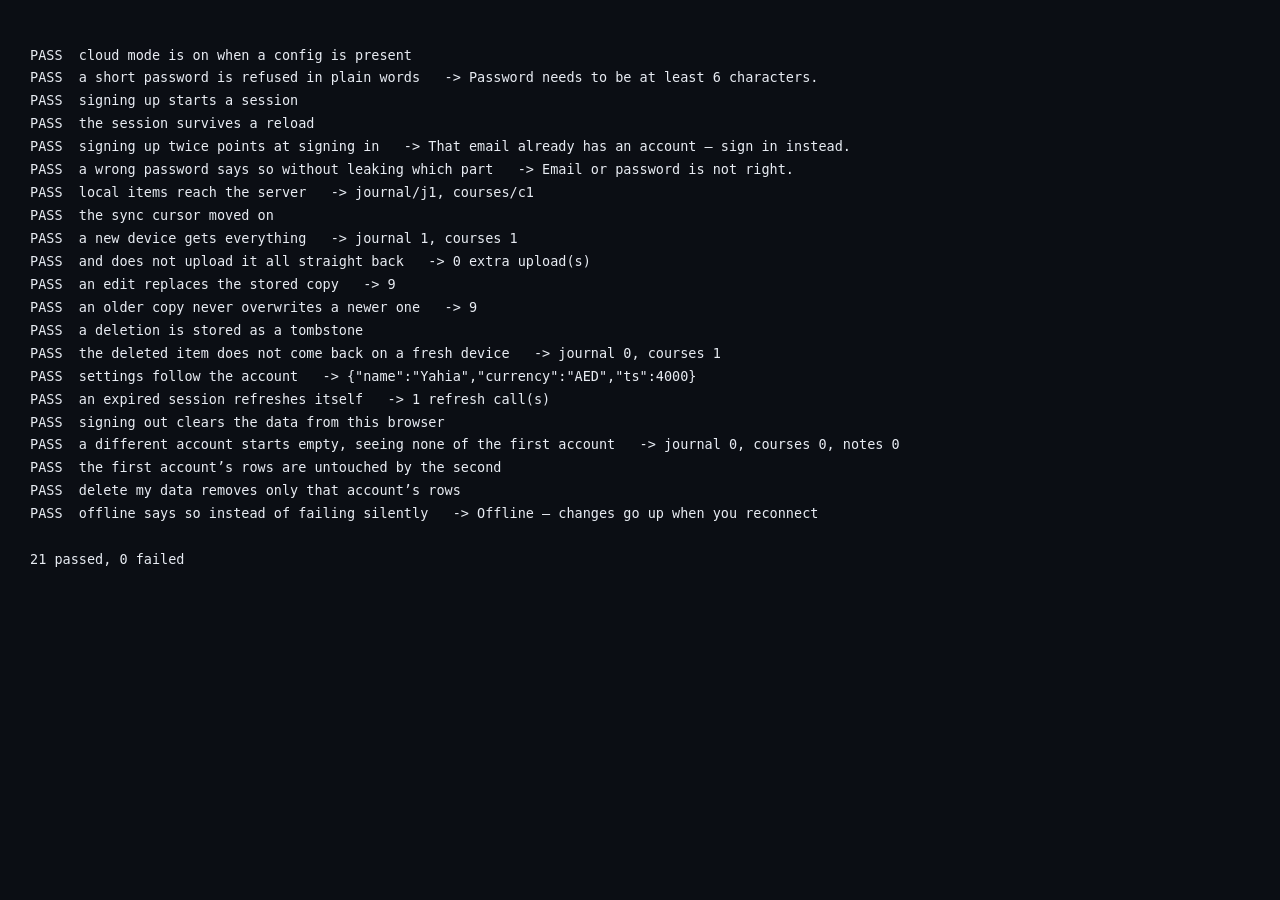
<file: supabase/test-cloud.html>
<!DOCTYPE html>
<meta charset="utf-8">
<title>cloud.js — accounts and per-user sync</title>
<style>body{background:#0b0e14;color:#e8ecf3;font:13.5px/1.7 ui-monospace,Consolas,monospace;padding:22px;white-space:pre}</style>
<pre id="out">running…</pre>
<script src="mock-supabase.js"></script>
<script>
/* the app globals cloud.js expects */

const STORE_KEY = 'secondBrain.data.v1';
const emptyDB = () => ({ settings: {}, projects: [], tasks: [], transactions: [], budgets: [], goals: [],
  journal: [], courses: [], notes: [], habits: [], habitLogs: [], study: [], workouts: [], trash: [] });
let DB = emptyDB();
const toasts = [];
const toast = (m) => toasts.push(m);
const render = () => {};
window.SB_CLOUD_CONFIG = { url: 'https://mock.supabase.co', anonKey: 'anon-key-123' };

const R = [];
const ok = (n, c, x = '') => R.push((c ? 'PASS  ' : 'FAIL  ') + n + (x ? '   -> ' + x : ''));
</script>
<script src="../cloud.js"></script>
<script>
(async () => {
  Cloud.load();
  ok('cloud mode is on when a config is present', Cloud.enabled() === true);

  /* ---- accounts ---- */
  let threw = '';
  try { await Cloud.signUp('me@example.com', '123'); } catch (e) { threw = e.message; }
  ok('a short password is refused in plain words', /at least 6/.test(threw), threw);

  await Cloud.signUp('me@example.com', 'hunter2');
  ok('signing up starts a session', Cloud.signedIn() && Cloud.user().email === 'me@example.com');
  ok('the session survives a reload', (() => { Cloud.session = null; Cloud.load(); return Cloud.signedIn(); })());

  threw = '';
  try { await Cloud.signUp('me@example.com', 'hunter2'); } catch (e) { threw = e.message; }
  ok('signing up twice points at signing in', /already has an account/.test(threw), threw);
  threw = '';
  try { await Cloud.signIn('me@example.com', 'wrong'); } catch (e) { threw = e.message; }
  ok('a wrong password says so without leaking which part', /not right/.test(threw), threw);

  /* ---- first sync: local work goes up ---- */
  DB.journal = [{ id: 'j1', title: 'First entry', ts: 1000 }];
  DB.courses = [{ id: 'c1', name: 'A course', lessonsDone: 2, ts: 1000 }];
  await Cloud.sync('manual');
  ok('local items reach the server', MockSB.rows.filter(r => !r.deleted).length === 2,
     MockSB.rows.map(r => r.coll + '/' + r.item_id).join(', '));
  ok('the sync cursor moved on', !!Cloud.state.cursor);

  /* ---- a second device on the same account ---- */
  const deviceA = JSON.parse(JSON.stringify(Cloud.state));
  DB = emptyDB(); Cloud.state = { cursor: '', pushedTs: 0 };
  await Cloud.sync('manual');
  ok('a new device gets everything', DB.journal.length === 1 && DB.courses.length === 1,
     'journal ' + DB.journal.length + ', courses ' + DB.courses.length);
  const postsBefore = MockSB.calls.filter(c => c.startsWith('POST /rest/v1/items')).length;
  await Cloud.sync('manual');
  ok('and does not upload it all straight back',
     MockSB.calls.filter(c => c.startsWith('POST /rest/v1/items')).length === postsBefore,
     (MockSB.calls.filter(c => c.startsWith('POST /rest/v1/items')).length - postsBefore) + ' extra upload(s)');

  /* ---- newest edit wins ---- */
  DB.courses[0].lessonsDone = 9; DB.courses[0].ts = 2000;
  await Cloud.sync('manual');
  const serverCourse = MockSB.rows.find(r => r.coll === 'courses');
  ok('an edit replaces the stored copy', serverCourse.data.lessonsDone === 9, String(serverCourse.data.lessonsDone));
  DB.courses[0].lessonsDone = 3; DB.courses[0].ts = 500;      // an older edit arriving late
  Cloud.applyRemote([{ coll: 'courses', item_id: 'c1', ts: 2000, deleted: false, data: { id: 'c1', name: 'A course', lessonsDone: 9, ts: 2000 } }]);
  ok('an older copy never overwrites a newer one', DB.courses[0].lessonsDone === 9, String(DB.courses[0].lessonsDone));

  /* ---- deletions travel ---- */
  DB.journal = []; DB.trash = [{ id: 'j1', ts: 3000 }];
  await Cloud.sync('manual');
  ok('a deletion is stored as a tombstone', MockSB.rows.some(r => r.deleted && r.item_id === 'j1'));
  DB = emptyDB(); Cloud.state = { cursor: '', pushedTs: 0 };
  await Cloud.sync('manual');
  ok('the deleted item does not come back on a fresh device', DB.journal.length === 0 && DB.courses.length === 1,
     'journal ' + DB.journal.length + ', courses ' + DB.courses.length);

  /* ---- settings ---- */
  DB.settings = { name: 'Yahia', currency: 'AED', ts: 4000 };
  await Cloud.sync('manual');
  DB = emptyDB(); Cloud.state = { cursor: '', pushedTs: 0, settingsTs: 0 };
  await Cloud.sync('manual');
  ok('settings follow the account', DB.settings.name === 'Yahia' && DB.settings.currency === 'AED',
     JSON.stringify(DB.settings));

  /* ---- expired tokens are refreshed without bothering anyone ---- */
  MockSB.expireNext = true;
  await Cloud.signIn('me@example.com', 'hunter2');     // hands back an already-expired token
  const before = MockSB.calls.length;
  DB.notes = [{ id: 'n1', title: 'After expiry', ts: 5000 }];
  await Cloud.sync('manual');
  ok('an expired session refreshes itself', Cloud.signedIn() && MockSB.rows.some(r => r.item_id === 'n1'),
     MockSB.calls.slice(before).filter(c => /refresh_token/.test(c)).length + ' refresh call(s)');

  /* ---- one account cannot see another's rows ---- */
  const mineCount = MockSB.rows.filter(r => r.user_id === MockSB.users['me@example.com'].id).length;
  await Cloud.signOut();
  ok('signing out clears the data from this browser', DB.journal.length === 0 && DB.notes.length === 0 && !Cloud.signedIn());
  await Cloud.signUp('someone.else@example.com', 'hunter2');
  DB = emptyDB(); Cloud.state = { cursor: '', pushedTs: 0 };
  await Cloud.sync('manual');
  ok('a different account starts empty, seeing none of the first account',
     DB.journal.length === 0 && DB.courses.length === 0 && DB.notes.length === 0,
     'journal ' + DB.journal.length + ', courses ' + DB.courses.length + ', notes ' + DB.notes.length);
  DB.journal = [{ id: 'other-1', title: 'Their entry', ts: 6000 }];
  await Cloud.sync('manual');
  ok('the first account’s rows are untouched by the second',
     MockSB.rows.filter(r => r.user_id === MockSB.users['me@example.com'].id).length === mineCount);

  /* ---- delete my data ---- */
  await Cloud.deleteEverything();
  ok('delete my data removes only that account’s rows',
     MockSB.rows.filter(r => r.user_id === MockSB.users['someone.else@example.com'].id).length === 0 &&
     MockSB.rows.filter(r => r.user_id === MockSB.users['me@example.com'].id).length === mineCount);

  /* ---- offline ---- */
  const onLine = Object.getOwnPropertyDescriptor(Navigator.prototype, 'onLine');
  Object.defineProperty(navigator, 'onLine', { value: false, configurable: true });
  await Cloud.sync('manual');
  ok('offline says so instead of failing silently', /Offline/.test(Cloud.message), Cloud.message);
  Object.defineProperty(navigator, 'onLine', onLine || { value: true, configurable: true });

  const failed = R.filter(r => r.startsWith('FAIL')).length;
  document.getElementById('out').textContent = R.join('\n') + `\n\n${R.length - failed} passed, ${failed} failed`;
})().catch(e => { document.getElementById('out').textContent = 'ERROR: ' + (e && e.stack || e); });
</script>
</file>
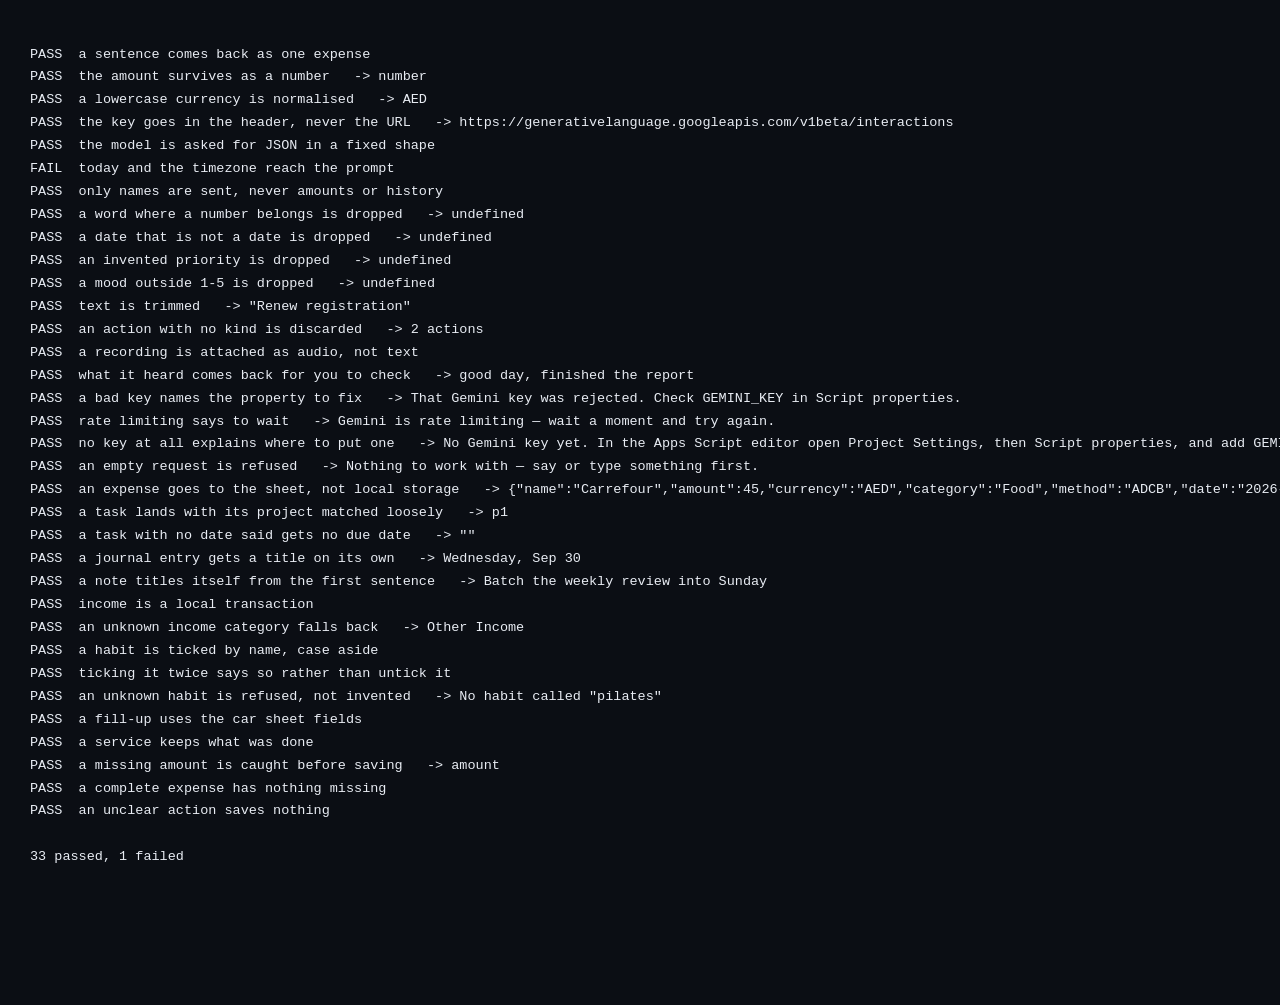
<file: tests/test-assistant.html>
<!DOCTYPE html>
<meta charset="utf-8">
<title>assistant — understanding, and what it saves</title>
<style>body{background:#0b0e14;color:#e8ecf3;font:13.5px/1.7 ui-monospace,Consolas,monospace;padding:22px;white-space:pre}</style>
<pre id="out">running…</pre>
<script>
/* Two halves are tested here.

   1. The SERVER half: the real assist() from apps-script/Code.gs, run in the
      browser against stand-ins for Apps Script's own globals — so the prompt,
      the schema, the parsing of Gemini's answer and the scrubbing of what comes
      back are all exercised without a key and without a network call.

   2. The CLIENT half: the real Assist.apply() from assistant.js, run against a
      stand-in for the app, checking that each kind of action lands in the right
      place with the right fields. */

/* ---------- stand-ins for Apps Script ---------- */
const props = { GEMINI_KEY: 'test-key' };
const PropertiesService = { getScriptProperties: () => ({ getProperty: k => props[k] || null }) };
const Utilities = {
  formatDate(d, tz, fmt) {
    const p = n => String(n).padStart(2, '0');
    if (fmt === 'yyyy-MM-dd') return `${d.getFullYear()}-${p(d.getMonth() + 1)}-${p(d.getDate())}`;
    return ['Sunday', 'Monday', 'Tuesday', 'Wednesday', 'Thursday', 'Friday', 'Saturday'][d.getDay()];
  }
};
const notifyTZ = () => 'Asia/Dubai';

let sent = null, reply = null, httpCode = 200;
const UrlFetchApp = {
  fetch(url, opts) {
    sent = { url, opts, body: JSON.parse(opts.payload) };
    const raw = typeof reply === 'string' ? reply : JSON.stringify(reply);
    return { getResponseCode: () => httpCode, getContentText: () => raw };
  }
};
/** Gemini's answer, in the shape the Interactions API returns it. */
const geminiSays = obj => ({
  id: 'v1_test', status: 'completed', object: 'interaction', model: 'gemini-3.8-flash',
  usage: { total_tokens: 120 },
  steps: [{ type: 'thought', signature: 'x' },
          { type: 'model_output', content: [{ type: 'text', text: JSON.stringify(obj) }] }]
});

/* ---------- stand-ins for the app ---------- */
const today = () => '2026-09-30';
let _n = 0;
const uid = () => 'id' + (++_n);
const fmtDate = (d, o) => 'Wednesday, Sep 30';
const baseCur = () => 'AED';
const currencyChoices = () => [{ v: 'AED' }, { v: 'EGP' }];
const LISTS = {
  expenseCats: ['Housing', 'Food', 'Transport', 'Other'],
  incomeCats: ['Salary', 'Freelance', 'Other Income'],
  noteCats: ['Ideas', 'Reference', 'Work']
};
let DB, saved, rendered, toasts;
const reset = () => {
  DB = { settings: {}, projects: [{ id: 'p1', name: 'Home Office Setup' }], tasks: [], transactions: [],
         journal: [], notes: [], habits: [{ id: 'h1', name: 'Gym' }], habitLogs: [], trash: [] };
  saved = []; rendered = 0; toasts = [];
};
reset();
const saveDB = () => { saved.push('db'); };
const render = () => { rendered++; };
const toast = m => toasts.push(m);
const closeModal = () => {};
const openModal = () => document.createElement('div');
const esc = s => String(s).replace(/[&<>"]/g, c => ({ '&': '&amp;', '<': '&lt;', '>': '&gt;', '"': '&quot;' }[c]));
const icon = () => '';
const $ = () => null;
const ICONS = {};
function toggleHabit(habitId, date) {
  DB.habitLogs.unshift({ id: uid(), habitId, date, done: true, ts: Date.now() });
  saveDB();
  return true;
}
const Sheets = {
  connected: () => true,
  rows: [],
  data: { expenses: [{ method: 'ADCB', category: 'Food' }, { method: 'Cash', category: 'Fuel' }] },
  addRow(kind, row) { this.rows.push({ kind, row }); return row; },
  async call(action, body) { this.lastCall = { action, body }; return { ok: true, result: { actions: [], reply: '' } }; }
};

const R = [];
const ok = (n, c, x = '') => R.push((c ? 'PASS  ' : 'FAIL  ') + n + (x ? '   -> ' + x : ''));
</script>
<script src="../assistant.js"></script>
<script>
/* apps-script/Code.gs is server code; pull in just the assistant half of it. */
fetch('../apps-script/Code.gs')
  .then(r => r.text())
  .then(src => {
    const from = src.indexOf('var ASSIST_ENDPOINT');
    if (from < 0) throw new Error('assist section not found in Code.gs');
    // eslint-disable-next-line no-eval
    (0, eval)(src.slice(from));
    run();
  })
  .catch(e => { document.getElementById('out').textContent = 'ERROR: ' + (e && e.stack || e); });

function run() {
  /* ============ the server half ============ */
  reply = geminiSays({
    actions: [{ kind: 'expense', title: 'Carrefour', amount: 45, currency: 'aed', category: 'Food',
                method: 'ADCB', date: '2026-09-30' }],
    reply: 'Logged 45 AED at Carrefour.'
  });
  let out = assist({ text: '45 dirhams at carrefour on groceries', categories: ['Food', 'Other'], methods: ['ADCB'] });
  ok('a sentence comes back as one expense', out.actions.length === 1 && out.actions[0].kind === 'expense');
  ok('the amount survives as a number', out.actions[0].amount === 45, typeof out.actions[0].amount);
  ok('a lowercase currency is normalised', out.actions[0].currency === 'AED', out.actions[0].currency);
  ok('the key goes in the header, never the URL',
     sent.opts.headers['x-goog-api-key'] === 'test-key' && !/key=/.test(sent.url), sent.url);
  ok('the model is asked for JSON in a fixed shape',
     sent.body.response_format.mime_type === 'application/json' && !!sent.body.response_format.schema.properties.actions);
  ok('today and the timezone reach the prompt',
     /2026-09-30/.test(sent.body.input[0].text) && /Asia\/Dubai/.test(sent.body.input[0].text));
  ok('only names are sent, never amounts or history',
     !/\b45\b/.test(sent.body.input[0].text) && /ADCB/.test(sent.body.input[0].text));

  // a model that answers with rubbish must not get it past the gate
  reply = geminiSays({
    actions: [{ kind: 'expense', amount: 'forty five', date: 'yesterday', priority: 'Urgent', mood: 9 },
              { kind: 'task', title: '  Renew registration  ', due: '2026-10-03', priority: 'High' },
              { nonsense: true }],
    reply: 'ok'
  });
  out = assist({ text: 'two things' });
  ok('a word where a number belongs is dropped', out.actions[0].amount === undefined, String(out.actions[0].amount));
  ok('a date that is not a date is dropped', out.actions[0].date === undefined, String(out.actions[0].date));
  ok('an invented priority is dropped', out.actions[0].priority === undefined, String(out.actions[0].priority));
  ok('a mood outside 1-5 is dropped', out.actions[0].mood === undefined, String(out.actions[0].mood));
  ok('text is trimmed', out.actions[1].title === 'Renew registration', `"${out.actions[1].title}"`);
  ok('an action with no kind is discarded', out.actions.length === 2, out.actions.length + ' actions');

  // audio in, transcript out
  reply = geminiSays({ actions: [{ kind: 'journal', content: 'Good day, finished the report.',
                                   transcript: 'good day, finished the report' }], reply: 'Saved.' });
  out = assist({ audio: 'AAAABBBB', mime: 'audio/mp4' });
  const audioPart = sent.body.input.find(p => p.type === 'audio');
  ok('a recording is attached as audio, not text', !!audioPart && audioPart.mime_type === 'audio/mp4');
  ok('what it heard comes back for you to check', out.transcript === 'good day, finished the report', out.transcript);

  // failures say what to do
  let threw = '';
  httpCode = 400; reply = { error: { message: 'API key not valid. Please pass a valid API key.' } };
  try { assist({ text: 'hi' }); } catch (e) { threw = e.message; }
  ok('a bad key names the property to fix', /GEMINI_KEY/.test(threw), threw);
  httpCode = 429; reply = { error: { message: 'Resource exhausted' } };
  threw = ''; try { assist({ text: 'hi' }); } catch (e) { threw = e.message; }
  ok('rate limiting says to wait', /rate limiting/.test(threw), threw);
  httpCode = 200;
  delete props.GEMINI_KEY;
  threw = ''; try { assist({ text: 'hi' }); } catch (e) { threw = e.message; }
  ok('no key at all explains where to put one', /Script properties/i.test(threw), threw);
  props.GEMINI_KEY = 'test-key';
  threw = ''; try { assist({}); } catch (e) { threw = e.message; }
  ok('an empty request is refused', /say or type something/i.test(threw), threw);

  /* ============ the client half ============ */
  reset();
  Assist.apply({ kind: 'expense', title: 'Carrefour', amount: 45, currency: 'AED', category: 'Food', method: 'ADCB', date: '2026-09-30' });
  ok('an expense goes to the sheet, not local storage',
     Sheets.rows.length === 1 && Sheets.rows[0].kind === 'expense' && Sheets.rows[0].row.name === 'Carrefour'
     && Sheets.rows[0].row.amount === 45 && DB.transactions.length === 0,
     JSON.stringify(Sheets.rows[0] && Sheets.rows[0].row));

  Assist.apply({ kind: 'task', title: 'Renew registration', priority: 'High', project: 'home office' });
  ok('a task lands with its project matched loosely',
     DB.tasks.length === 1 && DB.tasks[0].projectId === 'p1' && DB.tasks[0].status === 'To Do', DB.tasks[0].projectId);
  ok('a task with no date said gets no due date', DB.tasks[0].due === '', `"${DB.tasks[0].due}"`);

  Assist.apply({ kind: 'journal', content: 'Finished the report.', mood: 5 });
  ok('a journal entry gets a title on its own', !!DB.journal[0].title && DB.journal[0].mood === 5, DB.journal[0].title);

  Assist.apply({ kind: 'note', content: 'Batch the weekly review into Sunday. It works better that way.' });
  ok('a note titles itself from the first sentence',
     DB.notes[0].title === 'Batch the weekly review into Sunday' && DB.notes[0].category === 'Ideas', DB.notes[0].title);

  Assist.apply({ kind: 'income', amount: 800, title: 'Freelance invoice', category: 'Freelance' });
  ok('income is a local transaction', DB.transactions.length === 1 && DB.transactions[0].type === 'Income');
  Assist.apply({ kind: 'income', amount: 10, category: 'Nonsense' });
  ok('an unknown income category falls back', DB.transactions[0].category === 'Other Income', DB.transactions[0].category);

  Assist.apply({ kind: 'habit', habit: 'gym' });
  ok('a habit is ticked by name, case aside', DB.habitLogs.length === 1 && DB.habitLogs[0].habitId === 'h1');
  ok('ticking it twice says so rather than untick it',
     Assist.apply({ kind: 'habit', habit: 'gym' }) === 'Gym was already ticked' && DB.habitLogs.length === 1);
  threw = ''; try { Assist.apply({ kind: 'habit', habit: 'pilates' }); } catch (e) { threw = e.message; }
  ok('an unknown habit is refused, not invented', /No habit called/.test(threw), threw);

  Assist.apply({ kind: 'fuel', amount: 180, odometer: 229400 });
  Assist.apply({ kind: 'service', title: 'Oil and filter', amount: 320, odometer: 229400, date: '2026-09-28' });
  const fuel = Sheets.rows.find(r => r.kind === 'fuel'), svc = Sheets.rows.find(r => r.kind === 'service');
  ok('a fill-up uses the car sheet fields', fuel.row.cost === 180 && fuel.row.odometer === 229400 && fuel.row.date === '2026-09-30');
  ok('a service keeps what was done', svc.row.item === 'Oil and filter' && svc.row.cost === 320 && svc.row.date === '2026-09-28');

  ok('a missing amount is caught before saving',
     Assist.missing({ kind: 'expense', title: 'Carrefour' }).join() === 'amount',
     Assist.missing({ kind: 'expense', title: 'Carrefour' }).join());
  ok('a complete expense has nothing missing', Assist.missing({ kind: 'expense', amount: 5 }).length === 0);
  ok('an unclear action saves nothing', (() => {
    const before = Sheets.rows.length + DB.tasks.length;
    try { Assist.apply({ kind: 'unclear' }); } catch (e) { /* expected */ }
    return Sheets.rows.length + DB.tasks.length === before;
  })());

  const failed = R.filter(r => r.startsWith('FAIL')).length;
  document.getElementById('out').textContent = R.join('\n') + `\n\n${R.length - failed} passed, ${failed} failed`;
}
</script>
</file>
<file: theme.css>
/* =========================================================
   THEMES — light and dark, and the accent colour
   =========================================================
   Loaded by app.html and m.html in the <head>, before anything paints, so a
   light-mode device never flashes dark. theme.js only sets two attributes on
   <html> and remembers them; everything you see is decided here.

       <html data-theme="light|dark" data-accent="blue|violet|…">

   No attribute means dark with the blue accent — the app as it always looked.
   Every rule below is a variable redefinition: the stylesheet in each build
   names tokens, never colours, so nothing here has to chase it.
   Generated by scratchpad/make_theme_css.py.
   ========================================================= */
/* ---------------------------------------------------------------
   Light. Surfaces lift from a soft page colour instead of sinking into
   black, text inverts, and anything that was a glow on dark becomes a
   quiet shadow. Accent tokens come from the block below this one.
   --------------------------------------------------------------- */
:root[data-theme="light"]{
  color-scheme: light;
  --bg:#F4F6FB; --bg-2:#FFFFFF; --bg-rgb:244,246,251;
  --surface:#FFFFFF; --surface-2:#F4F7FC; --surface-3:#E9EEF7; --surface2-rgb:244,247,252;
  --side-1:#FFFFFF; --side-2:#F7F9FD;
  --pop:#FFFFFF; --pop-2:#F8FAFD;
  --card-2:#FBFCFE; --card-pin:#F2F7FF;
  --col-rgb:242,245,250; --veil-rgb:23,33,54;
  --toast-bg:#FFFFFF; --tile-1:#E8EDF7;
  --border:#E3E8F1; --border-2:#CED6E4; --grid-line:#E6EBF3; --line-strong:#B9C3D4;
  --dot-rgb:15,23,42;
  --knob-off:#AEB8C9; --sh-rgb:71,85,105; --on-bright-2:#06202B;

  --text:#0F1724; --text-2:#51607A; --text-3:#7C8699; --text2-rgb:81,96,122;
  --text-hi:#0B1220;
  --prose:#2B3648;

  --green:#159553; --green-d:#0F7A43; --green-t:#0E7C43; --green-rgb:21,149,83; --green2-rgb:14,124,67;
  --amber:#C47A09; --amber-d:#9A5F07; --amber-t:#9A6207; --amber-rgb:196,122,9; --amber2-rgb:154,98,7;
  --red:#DC2B4F; --red-d:#B21D3D; --red-t:#C32444; --red-t2:#A81B39; --red-rgb:220,43,79; --red2-rgb:195,36,68;
  --violet:#7C3AED; --violet-t:#6429CE; --violet-rgb:124,58,237;
  --slate:#64748B; --slate-rgb:100,116,139;

  --shadow:0 16px 34px -20px rgba(23,33,54,.30);
}

/* A heatmap on a light page has to run pale-to-strong, or every cell with any
   value at all reads as "a lot". */
:root[data-theme="light"]{
  --heat-b1:#D6E9FB; --heat-b2:#93C8F3; --heat-b3:#3E9BE0; --heat-b4:#0B6FB8;
  --heat-g1:#D8F0E1; --heat-g2:#95DBB2; --heat-g3:#3FB474; --heat-g4:#15803D;
  --heat-v1:#E6DEFB; --heat-v2:#C0ABF3; --heat-v3:#8B63E6; --heat-v4:#5B2FC6;
  --heat-a1:#FCECCF; --heat-a2:#F5CE86; --heat-a3:#DE9F2A; --heat-a4:#A96C06;
}

/* The page texture and the big background washes are built for dark; on light
   they are dialled down rather than removed, so the page keeps its depth. */
:root[data-theme="light"] .main{
  background:radial-gradient(900px 480px at 10% -12%,rgba(var(--acc-rgb),.07),transparent 60%),
             radial-gradient(700px 380px at 100% -5%,rgba(var(--acc2-rgb),.05),transparent 60%),var(--bg);
}
:root[data-theme="light"] .main::before{opacity:.5}
:root[data-theme="light"] .sidebar{border-right:1px solid var(--border)}
:root[data-theme="light"] .topbar{background:rgba(255,255,255,.80)}
:root[data-theme="light"] .modal-foot{background:rgba(255,255,255,.55)}
:root[data-theme="light"] ::-webkit-scrollbar-thumb{background:#D3DAE6}
:root[data-theme="light"] ::-webkit-scrollbar-thumb:hover{background:#BAC4D4}
/* White on a solid accent stays white; these sit on glass instead. */
:root[data-theme="light"] .cc-tile{color:#fff}
:root[data-theme="light"] .j-search{background:linear-gradient(180deg,var(--surface) 80%,transparent)}

/* ---- backgrounds ----
   A wash behind the app, chosen separately from the accent so the two can be
   mixed. Each is painted on the page itself and tinted from whatever accent is
   active, so none of them fight the theme. "plain" is the app as it was. */
:root[data-backdrop="aurora"] body{
  background-image:
    radial-gradient(60% 50% at 12% 0%,rgba(var(--acc-rgb),.26),transparent 70%),
    radial-gradient(55% 45% at 92% 8%,rgba(var(--acc2-rgb),.20),transparent 70%),
    radial-gradient(45% 40% at 50% 100%,rgba(var(--violet-rgb),.16),transparent 70%);
  background-attachment:fixed}
:root[data-backdrop="dusk"] body{
  background-image:
    linear-gradient(160deg,rgba(var(--violet-rgb),.26),transparent 46%),
    linear-gradient(20deg,rgba(var(--acc-rgb),.24),transparent 52%);
  background-attachment:fixed}
:root[data-backdrop="ember"] body{
  background-image:
    radial-gradient(60% 45% at 18% 4%,rgba(var(--amber-rgb),.22),transparent 70%),
    radial-gradient(50% 45% at 88% 96%,rgba(var(--red-rgb),.18),transparent 70%);
  background-attachment:fixed}
:root[data-backdrop="forest"] body{
  background-image:
    radial-gradient(60% 50% at 80% 0%,rgba(var(--green-rgb),.22),transparent 70%),
    radial-gradient(50% 45% at 10% 90%,rgba(var(--acc2-rgb),.16),transparent 70%);
  background-attachment:fixed}
:root[data-backdrop="mesh"] body{
  background-image:
    radial-gradient(38% 34% at 15% 18%,rgba(var(--acc-rgb),.24),transparent 62%),
    radial-gradient(34% 30% at 82% 26%,rgba(var(--violet-rgb),.20),transparent 62%),
    radial-gradient(36% 32% at 70% 82%,rgba(var(--acc2-rgb),.18),transparent 62%),
    radial-gradient(30% 28% at 24% 78%,rgba(var(--green-rgb),.14),transparent 62%);
  background-attachment:fixed}
:root[data-backdrop="grid"] body{
  background-image:
    linear-gradient(rgba(var(--acc-rgb),.08) 1px,transparent 1px),
    linear-gradient(90deg,rgba(var(--acc-rgb),.08) 1px,transparent 1px);
  background-size:38px 38px;background-attachment:fixed}
:root[data-backdrop="dots"] body{
  background-image:radial-gradient(rgba(var(--acc2-rgb),.16) 1.4px,transparent 1.4px);
  background-size:24px 24px;background-attachment:fixed}

/* The panes sit on the page, so they have to let it through for any of this to
   be visible. How much is up to you. */
:root[data-backdrop]:not([data-backdrop="plain"]) .main,
:root[data-backdrop]:not([data-backdrop="plain"]) .screen{background-color:transparent}
:root[data-backdrop]:not([data-backdrop="plain"]) .card,
:root[data-backdrop]:not([data-backdrop="plain"]) .gym-card,
:root[data-backdrop]:not([data-backdrop="plain"]) .more-tile{
  background-image:none;
  background-color:color-mix(in srgb,var(--surface) calc(var(--pane-solid,.92) * 100%),transparent);
  backdrop-filter:blur(var(--pane-blur,10px));
  -webkit-backdrop-filter:blur(var(--pane-blur,10px))}
:root[data-backdrop]:not([data-backdrop="plain"]) .sidebar{
  background-image:none;
  background-color:color-mix(in srgb,var(--side-1) calc(var(--pane-solid,.92) * 100%),transparent);
  backdrop-filter:blur(var(--pane-blur,10px));
  -webkit-backdrop-filter:blur(var(--pane-blur,10px))}

/* ---- accent colours ---- */
:root[data-accent="blue"]{
  --blue:#0066FF; --blue-2:#00A8FF;
  --acc-rgb:0,102,255; --acc2-rgb:0,168,255; --accm-rgb:0,120,255;
  --acc-deep:#0057E6; --acc-up:#1A7BFF;
  --acc-up-hi:#3490FF; --acc-hi:#0A6DFF;
  --acc-grad-1:#3D8BFF; --acc-grad-2:#00C8FF;
  --acc-ring:#0A84FF; --acc-t:#7CC8FF; --acc-t2:#5CB3FF; --acc-t3:#4DC3FF;
  --blue-soft:rgba(0,120,255,.14);
  --blue-glow:rgba(0,140,255,.35);
  --on-bright:#03101C;
}
:root[data-accent="indigo"]{
  --blue:#4F46E5; --blue-2:#818CF8;
  --acc-rgb:79,70,229; --acc2-rgb:129,140,248; --accm-rgb:96,88,232;
  --acc-deep:#3E34E2; --acc-up:#645CE8;
  --acc-up-hi:#7E77EC; --acc-hi:#584FE6;
  --acc-grad-1:#827CED; --acc-grad-2:#94A4F9;
  --acc-ring:#6961E9; --acc-t:#BBC1FB; --acc-t2:var(--acc-t); --acc-t3:var(--acc-t);
  --blue-soft:rgba(79,70,229,.14);
  --blue-glow:rgba(129,140,248,.35);
  --on-bright:#03101C;
}
:root[data-accent="violet"]{
  --blue:#7C4DFF; --blue-2:#B07CFF;
  --acc-rgb:124,77,255; --acc2-rgb:176,124,255; --accm-rgb:139,97,255;
  --acc-deep:#6D39FF; --acc-up:#8F67FF;
  --acc-up-hi:#A585FF; --acc-hi:#8457FF;
  --acc-grad-1:#A98AFF; --acc-grad-2:#B690FF;
  --acc-ring:#936CFF; --acc-t:#D5B9FF; --acc-t2:var(--acc-t); --acc-t3:var(--acc-t);
  --blue-soft:rgba(124,77,255,.14);
  --blue-glow:rgba(176,124,255,.35);
  --on-bright:#03101C;
}
:root[data-accent="magenta"]{
  --blue:#C026D3; --blue-2:#E879F9;
  --acc-rgb:192,38,211; --acc2-rgb:232,121,249; --accm-rgb:200,51,218;
  --acc-deep:#B023C2; --acc-up:#C937DB;
  --acc-up-hi:#D051E0; --acc-hi:#C62AD9;
  --acc-grad-1:#D156E1; --acc-grad-2:#E58DFA;
  --acc-ring:#CA3CDC; --acc-t:#F2B4FC; --acc-t2:var(--acc-t); --acc-t3:var(--acc-t);
  --blue-soft:rgba(192,38,211,.14);
  --blue-glow:rgba(232,121,249,.35);
  --on-bright:#03101C;
}
:root[data-accent="rose"]{
  --blue:#E11D62; --blue-2:#FF6B9A;
  --acc-rgb:225,29,98; --acc2-rgb:255,107,154; --accm-rgb:228,46,110;
  --acc-deep:#CF1B5A; --acc-up:#E53371;
  --acc-up-hi:#E84E84; --acc-hi:#E32568;
  --acc-grad-1:#E95287; --acc-grad-2:#FF7FB0;
  --acc-ring:#E53775; --acc-t:#FFA8C4; --acc-t2:var(--acc-t); --acc-t3:var(--acc-t);
  --blue-soft:rgba(225,29,98,.14);
  --blue-glow:rgba(255,107,154,.35);
  --on-bright:#03101C;
}
:root[data-accent="crimson"]{
  --blue:#DC2626; --blue-2:#FB7185;
  --acc-rgb:220,38,38; --acc2-rgb:251,113,133; --accm-rgb:223,56,56;
  --acc-deep:#CD2121; --acc-up:#E03C3C;
  --acc-up-hi:#E45656; --acc-hi:#DD2F2F;
  --acc-grad-1:#E55B5B; --acc-grad-2:#FC859D;
  --acc-ring:#E04040; --acc-t:#FDADB8; --acc-t2:var(--acc-t); --acc-t3:var(--acc-t);
  --blue-soft:rgba(220,38,38,.14);
  --blue-glow:rgba(251,113,133,.35);
  --on-bright:#03101C;
}
:root[data-accent="amber"]{
  --blue:#E08900; --blue-2:#FFB224;
  --acc-rgb:224,137,0; --acc2-rgb:255,178,36; --accm-rgb:244,149,0;
  --acc-deep:#CC7D00; --acc-up:#FA9900;
  --acc-up-hi:#FFA619; --acc-hi:#EA8F00;
  --acc-grad-1:#FFA81E; --acc-grad-2:#FFAD38;
  --acc-ring:#FF9C00; --acc-t:#FFC861; --acc-t2:var(--acc-t); --acc-t3:var(--acc-t);
  --blue-soft:rgba(224,137,0,.14);
  --blue-glow:rgba(255,178,36,.35);
  --on-bright:#03101C;
}
:root[data-accent="lime"]{
  --blue:#65A30D; --blue-2:#A3E635;
  --acc-rgb:101,163,13; --acc2-rgb:163,230,53; --accm-rgb:113,182,15;
  --acc-deep:#59900B; --acc-up:#74BB0F;
  --acc-up-hi:#85D711; --acc-hi:#6BAC0E;
  --acc-grad-1:#88DC12; --acc-grad-2:#B5E847;
  --acc-ring:#77BF0F; --acc-t:#BCED6B; --acc-t2:var(--acc-t); --acc-t3:var(--acc-t);
  --blue-soft:rgba(101,163,13,.14);
  --blue-glow:rgba(163,230,53,.35);
  --on-bright:#03101C;
}
:root[data-accent="emerald"]{
  --blue:#0E9F6E; --blue-2:#34D399;
  --acc-rgb:14,159,110; --acc2-rgb:52,211,153; --accm-rgb:16,178,123;
  --acc-deep:#0C8C61; --acc-up:#10B67E;
  --acc-up-hi:#13D392; --acc-hi:#0FA874;
  --acc-grad-1:#13D795; --acc-grad-2:#45D799;
  --acc-ring:#10BB81; --acc-t:#66DEB2; --acc-t2:var(--acc-t); --acc-t3:var(--acc-t);
  --blue-soft:rgba(14,159,110,.14);
  --blue-glow:rgba(52,211,153,.35);
  --on-bright:#03101C;
}
:root[data-accent="teal"]{
  --blue:#0D94AE; --blue-2:#2DD4BF;
  --acc-rgb:13,148,174; --acc2-rgb:45,212,191; --accm-rgb:14,164,193;
  --acc-deep:#0C849B; --acc-up:#0FA8C6;
  --acc-up-hi:#11C0E2; --acc-hi:#0E9CB7;
  --acc-grad-1:#11C4E7; --acc-grad-2:#3ED7BB;
  --acc-ring:#0FACCA; --acc-t:#60DECE; --acc-t2:var(--acc-t); --acc-t3:var(--acc-t);
  --blue-soft:rgba(13,148,174,.14);
  --blue-glow:rgba(45,212,191,.35);
  --on-bright:#03101C;
}
:root[data-accent="sky"]{
  --blue:#0284C7; --blue-2:#38BDF8;
  --acc-rgb:2,132,199; --acc2-rgb:56,189,248; --accm-rgb:2,145,219;
  --acc-deep:#0277B3; --acc-up:#0295E0;
  --acc-up-hi:#05A8FC; --acc-hi:#028BD1;
  --acc-grad-1:#0AAAFD; --acc-grad-2:#4CCEF9;
  --acc-ring:#0298E5; --acc-t:#73D1FA; --acc-t2:var(--acc-t); --acc-t3:var(--acc-t);
  --blue-soft:rgba(2,132,199,.14);
  --blue-glow:rgba(56,189,248,.35);
  --on-bright:#03101C;
}
:root[data-accent="slate"]{
  --blue:#64748B; --blue-2:#94A3B8;
  --acc-rgb:100,116,139; --acc2-rgb:148,163,184; --accm-rgb:109,126,150;
  --acc-deep:#5B6A7F; --acc-up:#708198;
  --acc-up-hi:#8290A5; --acc-hi:#687991;
  --acc-grad-1:#8593A7; --acc-grad-2:#A0AFC0;
  --acc-ring:#73839A; --acc-t:#B9C3D0; --acc-t2:var(--acc-t); --acc-t3:var(--acc-t);
  --blue-soft:rgba(100,116,139,.14);
  --blue-glow:rgba(148,163,184,.35);
  --on-bright:#03101C;
}
:root[data-theme="light"][data-accent="blue"]{
  --blue:#0066FF; --blue-2:#00A8FF;
  --acc-rgb:0,102,255; --acc2-rgb:0,168,255; --accm-rgb:20,114,255;
  --acc-deep:#005EEB; --acc-up:#1A75FF;
  --acc-up-hi:#3888FF; --acc-hi:#0A6CFF;
  --acc-grad-1:#3D8BFF; --acc-grad-2:#14BDFF;
  --acc-ring:#1F78FF; --acc-t:#005E8F; --acc-t2:var(--acc-t); --acc-t3:var(--acc-t);
  --blue-soft:rgba(0,102,255,.10);
  --blue-glow:rgba(0,168,255,.30);
  --on-bright:#06202B;
}
:root[data-theme="light"][data-accent="indigo"]{
  --blue:#4F46E5; --blue-2:#818CF8;
  --acc-rgb:79,70,229; --acc2-rgb:129,140,248; --accm-rgb:96,88,232;
  --acc-deep:#3E34E2; --acc-up:#645CE8;
  --acc-up-hi:#7E77EC; --acc-hi:#584FE6;
  --acc-grad-1:#827CED; --acc-grad-2:#94A4F9;
  --acc-ring:#6961E9; --acc-t:#1126F8; --acc-t2:var(--acc-t); --acc-t3:var(--acc-t);
  --blue-soft:rgba(79,70,229,.10);
  --blue-glow:rgba(129,140,248,.30);
  --on-bright:#06202B;
}
:root[data-theme="light"][data-accent="violet"]{
  --blue:#7C4DFF; --blue-2:#B07CFF;
  --acc-rgb:124,77,255; --acc2-rgb:176,124,255; --accm-rgb:139,97,255;
  --acc-deep:#6D39FF; --acc-up:#8F67FF;
  --acc-up-hi:#A585FF; --acc-hi:#8457FF;
  --acc-grad-1:#A98AFF; --acc-grad-2:#B690FF;
  --acc-ring:#936CFF; --acc-t:#6C0CFF; --acc-t2:var(--acc-t); --acc-t3:var(--acc-t);
  --blue-soft:rgba(124,77,255,.10);
  --blue-glow:rgba(176,124,255,.30);
  --on-bright:#06202B;
}
:root[data-theme="light"][data-accent="magenta"]{
  --blue:#C026D3; --blue-2:#E879F9;
  --acc-rgb:192,38,211; --acc2-rgb:232,121,249; --accm-rgb:200,51,218;
  --acc-deep:#B023C2; --acc-up:#C937DB;
  --acc-up-hi:#D051E0; --acc-hi:#C62AD9;
  --acc-grad-1:#D156E1; --acc-grad-2:#E58DFA;
  --acc-ring:#CA3CDC; --acc-t:#DA07FA; --acc-t2:var(--acc-t); --acc-t3:var(--acc-t);
  --blue-soft:rgba(192,38,211,.10);
  --blue-glow:rgba(232,121,249,.30);
  --on-bright:#06202B;
}
:root[data-theme="light"][data-accent="rose"]{
  --blue:#E11D62; --blue-2:#FF6B9A;
  --acc-rgb:225,29,98; --acc2-rgb:255,107,154; --accm-rgb:228,46,110;
  --acc-deep:#CF1B5A; --acc-up:#E53371;
  --acc-up-hi:#E84E84; --acc-hi:#E32568;
  --acc-grad-1:#E95287; --acc-grad-2:#FF7FB0;
  --acc-ring:#E53775; --acc-t:#FA004F; --acc-t2:var(--acc-t); --acc-t3:var(--acc-t);
  --blue-soft:rgba(225,29,98,.10);
  --blue-glow:rgba(255,107,154,.30);
  --on-bright:#06202B;
}
:root[data-theme="light"][data-accent="crimson"]{
  --blue:#DC2626; --blue-2:#FB7185;
  --acc-rgb:220,38,38; --acc2-rgb:251,113,133; --accm-rgb:223,56,56;
  --acc-deep:#CD2121; --acc-up:#E03C3C;
  --acc-up-hi:#E45656; --acc-hi:#DD2F2F;
  --acc-grad-1:#E55B5B; --acc-grad-2:#FC859D;
  --acc-ring:#E04040; --acc-t:#FB0125; --acc-t2:var(--acc-t); --acc-t3:var(--acc-t);
  --blue-soft:rgba(220,38,38,.10);
  --blue-glow:rgba(251,113,133,.30);
  --on-bright:#06202B;
}
:root[data-theme="light"][data-accent="amber"]{
  --blue:#E08900; --blue-2:#FFB224;
  --acc-rgb:224,137,0; --acc2-rgb:255,178,36; --accm-rgb:244,149,0;
  --acc-deep:#CC7D00; --acc-up:#FA9900;
  --acc-up-hi:#FFA619; --acc-hi:#EA8F00;
  --acc-grad-1:#FFA81E; --acc-grad-2:#FFAD38;
  --acc-ring:#FF9C00; --acc-t:#B37400; --acc-t2:var(--acc-t); --acc-t3:var(--acc-t);
  --blue-soft:rgba(224,137,0,.10);
  --blue-glow:rgba(255,178,36,.30);
  --on-bright:#06202B;
}
:root[data-theme="light"][data-accent="lime"]{
  --blue:#65A30D; --blue-2:#A3E635;
  --acc-rgb:101,163,13; --acc2-rgb:163,230,53; --accm-rgb:113,182,15;
  --acc-deep:#59900B; --acc-up:#74BB0F;
  --acc-up-hi:#85D711; --acc-hi:#6BAC0E;
  --acc-grad-1:#88DC12; --acc-grad-2:#B5E847;
  --acc-ring:#77BF0F; --acc-t:#679C0F; --acc-t2:var(--acc-t); --acc-t3:var(--acc-t);
  --blue-soft:rgba(101,163,13,.10);
  --blue-glow:rgba(163,230,53,.30);
  --on-bright:#06202B;
}
:root[data-theme="light"][data-accent="emerald"]{
  --blue:#0E9F6E; --blue-2:#34D399;
  --acc-rgb:14,159,110; --acc2-rgb:52,211,153; --accm-rgb:16,178,123;
  --acc-deep:#0C8C61; --acc-up:#10B67E;
  --acc-up-hi:#13D392; --acc-hi:#0FA874;
  --acc-grad-1:#13D795; --acc-grad-2:#45D799;
  --acc-ring:#10BB81; --acc-t:#17805A; --acc-t2:var(--acc-t); --acc-t3:var(--acc-t);
  --blue-soft:rgba(14,159,110,.10);
  --blue-glow:rgba(52,211,153,.30);
  --on-bright:#06202B;
}
:root[data-theme="light"][data-accent="teal"]{
  --blue:#0D94AE; --blue-2:#2DD4BF;
  --acc-rgb:13,148,174; --acc2-rgb:45,212,191; --accm-rgb:14,164,193;
  --acc-deep:#0C849B; --acc-up:#0FA8C6;
  --acc-up-hi:#11C0E2; --acc-hi:#0E9CB7;
  --acc-grad-1:#11C4E7; --acc-grad-2:#3ED7BB;
  --acc-ring:#0FACCA; --acc-t:#157C6F; --acc-t2:var(--acc-t); --acc-t3:var(--acc-t);
  --blue-soft:rgba(13,148,174,.10);
  --blue-glow:rgba(45,212,191,.30);
  --on-bright:#06202B;
}
:root[data-theme="light"][data-accent="sky"]{
  --blue:#0284C7; --blue-2:#38BDF8;
  --acc-rgb:2,132,199; --acc2-rgb:56,189,248; --accm-rgb:2,145,219;
  --acc-deep:#0277B3; --acc-up:#0295E0;
  --acc-up-hi:#05A8FC; --acc-hi:#028BD1;
  --acc-grad-1:#0AAAFD; --acc-grad-2:#4CCEF9;
  --acc-ring:#0298E5; --acc-t:#0284BE; --acc-t2:var(--acc-t); --acc-t3:var(--acc-t);
  --blue-soft:rgba(2,132,199,.10);
  --blue-glow:rgba(56,189,248,.30);
  --on-bright:#06202B;
}
:root[data-theme="light"][data-accent="slate"]{
  --blue:#64748B; --blue-2:#94A3B8;
  --acc-rgb:100,116,139; --acc2-rgb:148,163,184; --accm-rgb:109,126,150;
  --acc-deep:#5B6A7F; --acc-up:#708198;
  --acc-up-hi:#8290A5; --acc-hi:#687991;
  --acc-grad-1:#8593A7; --acc-grad-2:#A0AFC0;
  --acc-ring:#73839A; --acc-t:#52698A; --acc-t2:var(--acc-t); --acc-t3:var(--acc-t);
  --blue-soft:rgba(100,116,139,.10);
  --blue-glow:rgba(148,163,184,.30);
  --on-bright:#06202B;
}
/* light mode before any accent has been picked */
:root[data-theme="light"]:not([data-accent]){
  --blue:#0066FF; --blue-2:#00A8FF;
  --acc-rgb:0,102,255; --acc2-rgb:0,168,255; --accm-rgb:20,114,255;
  --acc-deep:#005EEB; --acc-up:#1A75FF;
  --acc-up-hi:#3888FF; --acc-hi:#0A6CFF;
  --acc-grad-1:#3D8BFF; --acc-grad-2:#14BDFF;
  --acc-ring:#1F78FF; --acc-t:#005E8F; --acc-t2:var(--acc-t); --acc-t3:var(--acc-t);
  --blue-soft:rgba(0,102,255,.10);
  --blue-glow:rgba(0,168,255,.30);
  --on-bright:#06202B;
}
</file>
